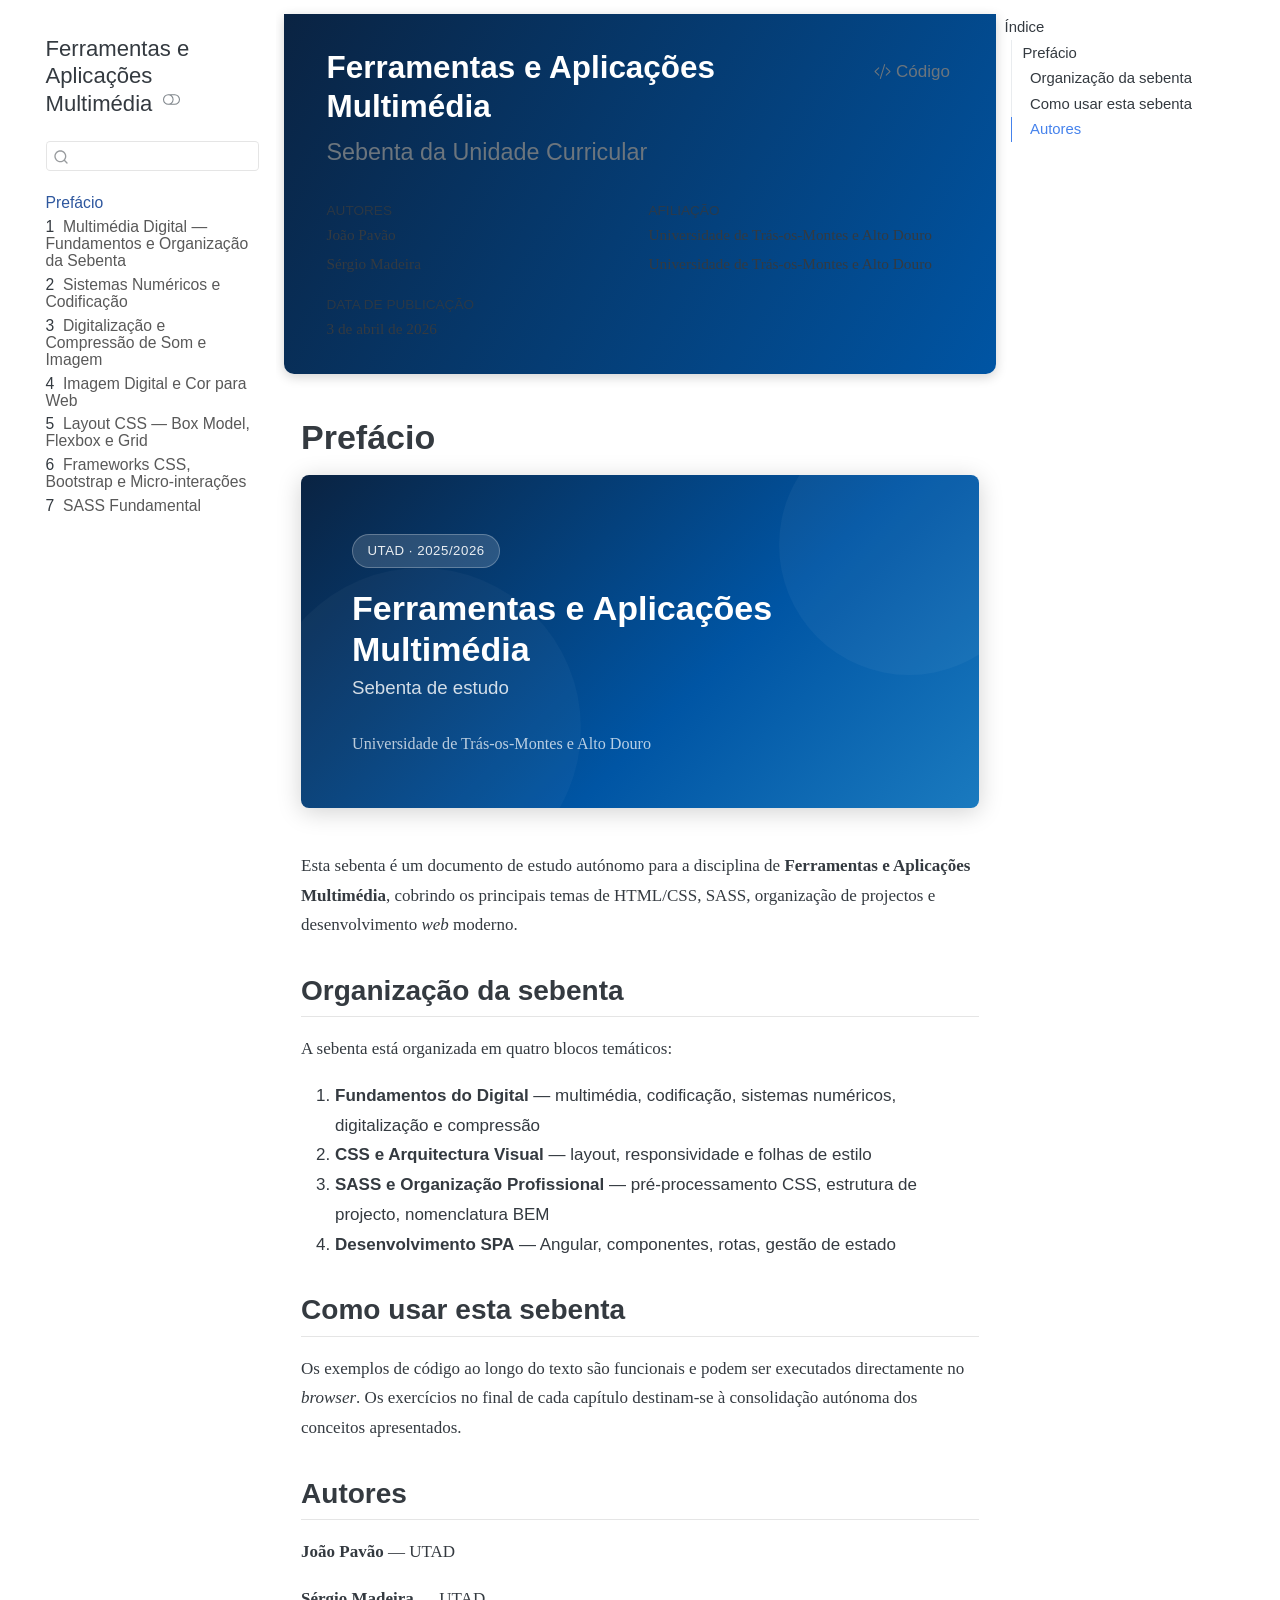
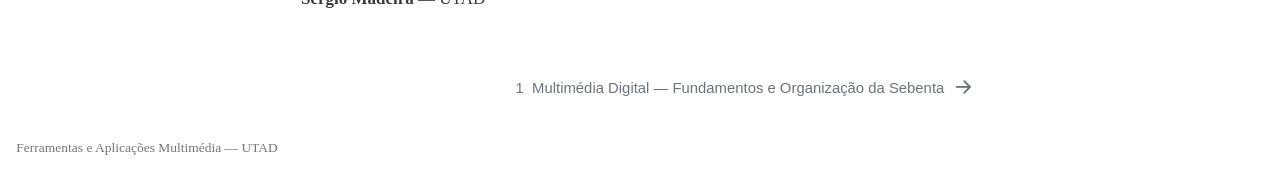
<file: docs/index.html>
<!DOCTYPE html>
<html xmlns="http://www.w3.org/1999/xhtml" lang="pt-PT" xml:lang="pt-PT"><head>

<meta charset="utf-8">
<meta name="generator" content="quarto-1.6.42">

<meta name="viewport" content="width=device-width, initial-scale=1.0, user-scalable=yes">

<meta name="author" content="João Pavão">
<meta name="author" content="Sérgio Madeira">

<title>Ferramentas e Aplicações Multimédia</title>
<style>
code{white-space: pre-wrap;}
span.smallcaps{font-variant: small-caps;}
div.columns{display: flex; gap: min(4vw, 1.5em);}
div.column{flex: auto; overflow-x: auto;}
div.hanging-indent{margin-left: 1.5em; text-indent: -1.5em;}
ul.task-list{list-style: none;}
ul.task-list li input[type="checkbox"] {
  width: 0.8em;
  margin: 0 0.8em 0.2em -1em; /* quarto-specific, see https://github.com/quarto-dev/quarto-cli/issues/4556 */ 
  vertical-align: middle;
}
/* CSS for syntax highlighting */
pre > code.sourceCode { white-space: pre; position: relative; }
pre > code.sourceCode > span { line-height: 1.25; }
pre > code.sourceCode > span:empty { height: 1.2em; }
.sourceCode { overflow: visible; }
code.sourceCode > span { color: inherit; text-decoration: inherit; }
div.sourceCode { margin: 1em 0; }
pre.sourceCode { margin: 0; }
@media screen {
div.sourceCode { overflow: auto; }
}
@media print {
pre > code.sourceCode { white-space: pre-wrap; }
pre > code.sourceCode > span { display: inline-block; text-indent: -5em; padding-left: 5em; }
}
pre.numberSource code
  { counter-reset: source-line 0; }
pre.numberSource code > span
  { position: relative; left: -4em; counter-increment: source-line; }
pre.numberSource code > span > a:first-child::before
  { content: counter(source-line);
    position: relative; left: -1em; text-align: right; vertical-align: baseline;
    border: none; display: inline-block;
    -webkit-touch-callout: none; -webkit-user-select: none;
    -khtml-user-select: none; -moz-user-select: none;
    -ms-user-select: none; user-select: none;
    padding: 0 4px; width: 4em;
  }
pre.numberSource { margin-left: 3em;  padding-left: 4px; }
div.sourceCode
  {   }
@media screen {
pre > code.sourceCode > span > a:first-child::before { text-decoration: underline; }
}
</style>


<script src="site_libs/quarto-nav/quarto-nav.js"></script>
<script src="site_libs/quarto-nav/headroom.min.js"></script>
<script src="site_libs/clipboard/clipboard.min.js"></script>
<script src="site_libs/quarto-search/autocomplete.umd.js"></script>
<script src="site_libs/quarto-search/fuse.min.js"></script>
<script src="site_libs/quarto-search/quarto-search.js"></script>
<meta name="quarto:offset" content="./">
<link href="./capitulos/cap01.html" rel="next">
<script src="site_libs/quarto-html/quarto.js"></script>
<script src="site_libs/quarto-html/popper.min.js"></script>
<script src="site_libs/quarto-html/tippy.umd.min.js"></script>
<script src="site_libs/quarto-html/anchor.min.js"></script>
<link href="site_libs/quarto-html/tippy.css" rel="stylesheet">
<link href="site_libs/quarto-html/quarto-syntax-highlighting-de84f8d6bb715db06a919283c2d1e787.css" rel="stylesheet" class="quarto-color-scheme" id="quarto-text-highlighting-styles">
<link href="site_libs/quarto-html/quarto-syntax-highlighting-dark-9a023c9ade86a60361e96e3e3f11bc54.css" rel="prefetch" class="quarto-color-scheme quarto-color-alternate" id="quarto-text-highlighting-styles">
<script src="site_libs/bootstrap/bootstrap.min.js"></script>
<link href="site_libs/bootstrap/bootstrap-icons.css" rel="stylesheet">
<link href="site_libs/bootstrap/bootstrap-61bc4ac84974e0785b3107ee93e74bfb.min.css" rel="stylesheet" append-hash="true" class="quarto-color-scheme" id="quarto-bootstrap" data-mode="light">
<link href="site_libs/bootstrap/bootstrap-dark-bc9f1d3aef906c45e091843ae87821a0.min.css" rel="prefetch" append-hash="true" class="quarto-color-scheme quarto-color-alternate" id="quarto-bootstrap" data-mode="dark">
<script id="quarto-search-options" type="application/json">{
  "location": "sidebar",
  "copy-button": false,
  "collapse-after": 3,
  "panel-placement": "start",
  "type": "textbox",
  "limit": 50,
  "keyboard-shortcut": [
    "f",
    "/",
    "s"
  ],
  "show-item-context": false,
  "language": {
    "search-no-results-text": "Nenhum resultado",
    "search-matching-documents-text": "documentos correspondentes",
    "search-copy-link-title": "Copiar link para a busca",
    "search-hide-matches-text": "Esconder correspondências adicionais",
    "search-more-match-text": "mais correspondência neste documento",
    "search-more-matches-text": "mais correspondências neste documento",
    "search-clear-button-title": "Limpar",
    "search-text-placeholder": "",
    "search-detached-cancel-button-title": "Cancelar",
    "search-submit-button-title": "Enviar",
    "search-label": "Procurar"
  }
}</script>
<style>html{ scroll-behavior: smooth; }</style>


<link rel="stylesheet" href="assets/css/custom.css">
</head>

<body class="nav-sidebar floating">

<div id="quarto-search-results"></div>
  <header id="quarto-header" class="headroom fixed-top">
  <nav class="quarto-secondary-nav">
    <div class="container-fluid d-flex">
      <button type="button" class="quarto-btn-toggle btn" data-bs-toggle="collapse" role="button" data-bs-target=".quarto-sidebar-collapse-item" aria-controls="quarto-sidebar" aria-expanded="false" aria-label="Alternar barra lateral" onclick="if (window.quartoToggleHeadroom) { window.quartoToggleHeadroom(); }">
        <i class="bi bi-layout-text-sidebar-reverse"></i>
      </button>
        <nav class="quarto-page-breadcrumbs" aria-label="breadcrumb"><ol class="breadcrumb"><li class="breadcrumb-item"><a href="./index.html">Prefácio</a></li></ol></nav>
        <a class="flex-grow-1" role="navigation" data-bs-toggle="collapse" data-bs-target=".quarto-sidebar-collapse-item" aria-controls="quarto-sidebar" aria-expanded="false" aria-label="Alternar barra lateral" onclick="if (window.quartoToggleHeadroom) { window.quartoToggleHeadroom(); }">      
        </a>
      <button type="button" class="btn quarto-search-button" aria-label="Procurar" onclick="window.quartoOpenSearch();">
        <i class="bi bi-search"></i>
      </button>
    </div>
  </nav>
</header>
<!-- content -->
<div id="quarto-content" class="quarto-container page-columns page-rows-contents page-layout-article">
<!-- sidebar -->
  <nav id="quarto-sidebar" class="sidebar collapse collapse-horizontal quarto-sidebar-collapse-item sidebar-navigation floating overflow-auto">
    <div class="pt-lg-2 mt-2 text-left sidebar-header">
    <div class="sidebar-title mb-0 py-0">
      <a href="./">Ferramentas e Aplicações Multimédia</a> 
        <div class="sidebar-tools-main">
  <a href="" class="quarto-color-scheme-toggle quarto-navigation-tool  px-1" onclick="window.quartoToggleColorScheme(); return false;" title="Alternar modo escuro"><i class="bi"></i></a>
</div>
    </div>
      </div>
        <div class="mt-2 flex-shrink-0 align-items-center">
        <div class="sidebar-search">
        <div id="quarto-search" class="" title="Procurar"></div>
        </div>
        </div>
    <div class="sidebar-menu-container"> 
    <ul class="list-unstyled mt-1">
        <li class="sidebar-item">
  <div class="sidebar-item-container"> 
  <a href="./index.html" class="sidebar-item-text sidebar-link active">
 <span class="menu-text">Prefácio</span></a>
  </div>
</li>
        <li class="sidebar-item">
  <div class="sidebar-item-container"> 
  <a href="./capitulos/cap01.html" class="sidebar-item-text sidebar-link">
 <span class="menu-text"><span class="chapter-number">1</span>&nbsp; <span class="chapter-title">Multimédia Digital — Fundamentos e Organização da Sebenta</span></span></a>
  </div>
</li>
        <li class="sidebar-item">
  <div class="sidebar-item-container"> 
  <a href="./capitulos/cap02.html" class="sidebar-item-text sidebar-link">
 <span class="menu-text"><span class="chapter-number">2</span>&nbsp; <span class="chapter-title">Sistemas Numéricos e Codificação</span></span></a>
  </div>
</li>
        <li class="sidebar-item">
  <div class="sidebar-item-container"> 
  <a href="./capitulos/cap03.html" class="sidebar-item-text sidebar-link">
 <span class="menu-text"><span class="chapter-number">3</span>&nbsp; <span class="chapter-title">Digitalização e Compressão de Som e Imagem</span></span></a>
  </div>
</li>
        <li class="sidebar-item">
  <div class="sidebar-item-container"> 
  <a href="./capitulos/cap04.html" class="sidebar-item-text sidebar-link">
 <span class="menu-text"><span class="chapter-number">4</span>&nbsp; <span class="chapter-title">Imagem Digital e Cor para Web</span></span></a>
  </div>
</li>
        <li class="sidebar-item">
  <div class="sidebar-item-container"> 
  <a href="./capitulos/cap05.html" class="sidebar-item-text sidebar-link">
 <span class="menu-text"><span class="chapter-number">5</span>&nbsp; <span class="chapter-title">Layout CSS — Box Model, Flexbox e Grid</span></span></a>
  </div>
</li>
        <li class="sidebar-item">
  <div class="sidebar-item-container"> 
  <a href="./capitulos/cap06.html" class="sidebar-item-text sidebar-link">
 <span class="menu-text"><span class="chapter-number">6</span>&nbsp; <span class="chapter-title">Frameworks CSS, Bootstrap e Micro-interações</span></span></a>
  </div>
</li>
        <li class="sidebar-item">
  <div class="sidebar-item-container"> 
  <a href="./capitulos/cap07.html" class="sidebar-item-text sidebar-link">
 <span class="menu-text"><span class="chapter-number">7</span>&nbsp; <span class="chapter-title">SASS Fundamental</span></span></a>
  </div>
</li>
    </ul>
    </div>
</nav>
<div id="quarto-sidebar-glass" class="quarto-sidebar-collapse-item" data-bs-toggle="collapse" data-bs-target=".quarto-sidebar-collapse-item"></div>
<!-- margin-sidebar -->
    <div id="quarto-margin-sidebar" class="sidebar margin-sidebar">
        <nav id="TOC" role="doc-toc" class="toc-active">
    <h2 id="toc-title">Índice</h2>
   
  <ul>
  <li><a href="#prefácio" id="toc-prefácio" class="nav-link active" data-scroll-target="#prefácio">Prefácio</a>
  <ul class="collapse">
  <li><a href="#organização-da-sebenta" id="toc-organização-da-sebenta" class="nav-link" data-scroll-target="#organização-da-sebenta">Organização da sebenta</a></li>
  <li><a href="#como-usar-esta-sebenta" id="toc-como-usar-esta-sebenta" class="nav-link" data-scroll-target="#como-usar-esta-sebenta">Como usar esta sebenta</a></li>
  <li><a href="#autores" id="toc-autores" class="nav-link" data-scroll-target="#autores">Autores</a></li>
  </ul></li>
  </ul>
</nav>
    </div>
<!-- main -->
<main class="content" id="quarto-document-content">

<header id="title-block-header" class="quarto-title-block default">
<div class="quarto-title">
<div class="quarto-title-block"><div><h1 class="title">Ferramentas e Aplicações Multimédia</h1><button type="button" class="btn code-tools-button" id="quarto-code-tools-source"><i class="bi"></i> Código</button></div></div>
<p class="subtitle lead">Sebenta da Unidade Curricular</p>
</div>


<div class="quarto-title-meta-author">
  <div class="quarto-title-meta-heading">Autores</div>
  <div class="quarto-title-meta-heading">Afiliação</div>
  
    <div class="quarto-title-meta-contents">
    <p class="author">João Pavão </p>
  </div>
  <div class="quarto-title-meta-contents">
        <p class="affiliation">
            Universidade de Trás-os-Montes e Alto Douro
          </p>
      </div>
    <div class="quarto-title-meta-contents">
    <p class="author">Sérgio Madeira </p>
  </div>
  <div class="quarto-title-meta-contents">
        <p class="affiliation">
            Universidade de Trás-os-Montes e Alto Douro
          </p>
      </div>
  </div>

<div class="quarto-title-meta">

      
    <div>
    <div class="quarto-title-meta-heading">Data de Publicação</div>
    <div class="quarto-title-meta-contents">
      <p class="date">3 de abril de 2026</p>
    </div>
  </div>
  
    
  </div>
  


</header>


<section id="prefácio" class="level1 unnumbered">
<h1 class="unnumbered">Prefácio</h1>
<div class="hero">
  <div class="hero-badge">UTAD · 2025/2026</div>
  <h1>Ferramentas e Aplicações Multimédia</h1>
  <h2 class="anchored" data-anchor-id="prefácio">Sebenta de estudo</h2>
  <p>Universidade de Trás-os-Montes e Alto Douro</p>
</div>
<p>Esta sebenta é um documento de estudo autónomo para a disciplina de <strong>Ferramentas e Aplicações Multimédia</strong>, cobrindo os principais temas de HTML/CSS, SASS, organização de projectos e desenvolvimento <em>web</em> moderno.</p>
<section id="organização-da-sebenta" class="level2 unnumbered">
<h2 class="unnumbered anchored" data-anchor-id="organização-da-sebenta">Organização da sebenta</h2>
<p>A sebenta está organizada em quatro blocos temáticos:</p>
<ol type="1">
<li><strong>Fundamentos do Digital</strong> — multimédia, codificação, sistemas numéricos, digitalização e compressão</li>
<li><strong>CSS e Arquitectura Visual</strong> — layout, responsividade e folhas de estilo</li>
<li><strong>SASS e Organização Profissional</strong> — pré-processamento CSS, estrutura de projecto, nomenclatura BEM</li>
<li><strong>Desenvolvimento SPA</strong> — Angular, componentes, rotas, gestão de estado</li>
</ol>
</section>
<section id="como-usar-esta-sebenta" class="level2 unnumbered">
<h2 class="unnumbered anchored" data-anchor-id="como-usar-esta-sebenta">Como usar esta sebenta</h2>
<p>Os exemplos de código ao longo do texto são funcionais e podem ser executados directamente no <em>browser</em>. Os exercícios no final de cada capítulo destinam-se à consolidação autónoma dos conceitos apresentados.</p>
</section>
<section id="autores" class="level2 unnumbered">
<h2 class="unnumbered anchored" data-anchor-id="autores">Autores</h2>
<p><strong>João Pavão</strong> — UTAD</p>
<p><strong>Sérgio Madeira</strong> — UTAD</p>


<!-- -->

</section>
</section>

</main> <!-- /main -->
<script id="quarto-html-after-body" type="application/javascript">
window.document.addEventListener("DOMContentLoaded", function (event) {
  const toggleBodyColorMode = (bsSheetEl) => {
    const mode = bsSheetEl.getAttribute("data-mode");
    const bodyEl = window.document.querySelector("body");
    if (mode === "dark") {
      bodyEl.classList.add("quarto-dark");
      bodyEl.classList.remove("quarto-light");
    } else {
      bodyEl.classList.add("quarto-light");
      bodyEl.classList.remove("quarto-dark");
    }
  }
  const toggleBodyColorPrimary = () => {
    const bsSheetEl = window.document.querySelector("link#quarto-bootstrap");
    if (bsSheetEl) {
      toggleBodyColorMode(bsSheetEl);
    }
  }
  toggleBodyColorPrimary();  
  const disableStylesheet = (stylesheets) => {
    for (let i=0; i < stylesheets.length; i++) {
      const stylesheet = stylesheets[i];
      stylesheet.rel = 'prefetch';
    }
  }
  const enableStylesheet = (stylesheets) => {
    for (let i=0; i < stylesheets.length; i++) {
      const stylesheet = stylesheets[i];
      stylesheet.rel = 'stylesheet';
    }
  }
  const manageTransitions = (selector, allowTransitions) => {
    const els = window.document.querySelectorAll(selector);
    for (let i=0; i < els.length; i++) {
      const el = els[i];
      if (allowTransitions) {
        el.classList.remove('notransition');
      } else {
        el.classList.add('notransition');
      }
    }
  }
  const toggleGiscusIfUsed = (isAlternate, darkModeDefault) => {
    const baseTheme = document.querySelector('#giscus-base-theme')?.value ?? 'light';
    const alternateTheme = document.querySelector('#giscus-alt-theme')?.value ?? 'dark';
    let newTheme = '';
    if(darkModeDefault) {
      newTheme = isAlternate ? baseTheme : alternateTheme;
    } else {
      newTheme = isAlternate ? alternateTheme : baseTheme;
    }
    const changeGiscusTheme = () => {
      // From: https://github.com/giscus/giscus/issues/336
      const sendMessage = (message) => {
        const iframe = document.querySelector('iframe.giscus-frame');
        if (!iframe) return;
        iframe.contentWindow.postMessage({ giscus: message }, 'https://giscus.app');
      }
      sendMessage({
        setConfig: {
          theme: newTheme
        }
      });
    }
    const isGiscussLoaded = window.document.querySelector('iframe.giscus-frame') !== null;
    if (isGiscussLoaded) {
      changeGiscusTheme();
    }
  }
  const toggleColorMode = (alternate) => {
    // Switch the stylesheets
    const alternateStylesheets = window.document.querySelectorAll('link.quarto-color-scheme.quarto-color-alternate');
    manageTransitions('#quarto-margin-sidebar .nav-link', false);
    if (alternate) {
      enableStylesheet(alternateStylesheets);
      for (const sheetNode of alternateStylesheets) {
        if (sheetNode.id === "quarto-bootstrap") {
          toggleBodyColorMode(sheetNode);
        }
      }
    } else {
      disableStylesheet(alternateStylesheets);
      toggleBodyColorPrimary();
    }
    manageTransitions('#quarto-margin-sidebar .nav-link', true);
    // Switch the toggles
    const toggles = window.document.querySelectorAll('.quarto-color-scheme-toggle');
    for (let i=0; i < toggles.length; i++) {
      const toggle = toggles[i];
      if (toggle) {
        if (alternate) {
          toggle.classList.add("alternate");     
        } else {
          toggle.classList.remove("alternate");
        }
      }
    }
    // Hack to workaround the fact that safari doesn't
    // properly recolor the scrollbar when toggling (#1455)
    if (navigator.userAgent.indexOf('Safari') > 0 && navigator.userAgent.indexOf('Chrome') == -1) {
      manageTransitions("body", false);
      window.scrollTo(0, 1);
      setTimeout(() => {
        window.scrollTo(0, 0);
        manageTransitions("body", true);
      }, 40);  
    }
  }
  const isFileUrl = () => { 
    return window.location.protocol === 'file:';
  }
  const hasAlternateSentinel = () => {  
    let styleSentinel = getColorSchemeSentinel();
    if (styleSentinel !== null) {
      return styleSentinel === "alternate";
    } else {
      return false;
    }
  }
  const setStyleSentinel = (alternate) => {
    const value = alternate ? "alternate" : "default";
    if (!isFileUrl()) {
      window.localStorage.setItem("quarto-color-scheme", value);
    } else {
      localAlternateSentinel = value;
    }
  }
  const getColorSchemeSentinel = () => {
    if (!isFileUrl()) {
      const storageValue = window.localStorage.getItem("quarto-color-scheme");
      return storageValue != null ? storageValue : localAlternateSentinel;
    } else {
      return localAlternateSentinel;
    }
  }
  const darkModeDefault = false;
  let localAlternateSentinel = darkModeDefault ? 'alternate' : 'default';
  // Dark / light mode switch
  window.quartoToggleColorScheme = () => {
    // Read the current dark / light value 
    let toAlternate = !hasAlternateSentinel();
    toggleColorMode(toAlternate);
    setStyleSentinel(toAlternate);
    toggleGiscusIfUsed(toAlternate, darkModeDefault);
  };
  // Ensure there is a toggle, if there isn't float one in the top right
  if (window.document.querySelector('.quarto-color-scheme-toggle') === null) {
    const a = window.document.createElement('a');
    a.classList.add('top-right');
    a.classList.add('quarto-color-scheme-toggle');
    a.href = "";
    a.onclick = function() { try { window.quartoToggleColorScheme(); } catch {} return false; };
    const i = window.document.createElement("i");
    i.classList.add('bi');
    a.appendChild(i);
    window.document.body.appendChild(a);
  }
  // Switch to dark mode if need be
  if (hasAlternateSentinel()) {
    toggleColorMode(true);
  } else {
    toggleColorMode(false);
  }
  const icon = "";
  const anchorJS = new window.AnchorJS();
  anchorJS.options = {
    placement: 'right',
    icon: icon
  };
  anchorJS.add('.anchored');
  const isCodeAnnotation = (el) => {
    for (const clz of el.classList) {
      if (clz.startsWith('code-annotation-')) {                     
        return true;
      }
    }
    return false;
  }
  const onCopySuccess = function(e) {
    // button target
    const button = e.trigger;
    // don't keep focus
    button.blur();
    // flash "checked"
    button.classList.add('code-copy-button-checked');
    var currentTitle = button.getAttribute("title");
    button.setAttribute("title", "Copiada");
    let tooltip;
    if (window.bootstrap) {
      button.setAttribute("data-bs-toggle", "tooltip");
      button.setAttribute("data-bs-placement", "left");
      button.setAttribute("data-bs-title", "Copiada");
      tooltip = new bootstrap.Tooltip(button, 
        { trigger: "manual", 
          customClass: "code-copy-button-tooltip",
          offset: [0, -8]});
      tooltip.show();    
    }
    setTimeout(function() {
      if (tooltip) {
        tooltip.hide();
        button.removeAttribute("data-bs-title");
        button.removeAttribute("data-bs-toggle");
        button.removeAttribute("data-bs-placement");
      }
      button.setAttribute("title", currentTitle);
      button.classList.remove('code-copy-button-checked');
    }, 1000);
    // clear code selection
    e.clearSelection();
  }
  const getTextToCopy = function(trigger) {
      const codeEl = trigger.previousElementSibling.cloneNode(true);
      for (const childEl of codeEl.children) {
        if (isCodeAnnotation(childEl)) {
          childEl.remove();
        }
      }
      return codeEl.innerText;
  }
  const clipboard = new window.ClipboardJS('.code-copy-button:not([data-in-quarto-modal])', {
    text: getTextToCopy
  });
  clipboard.on('success', onCopySuccess);
  if (window.document.getElementById('quarto-embedded-source-code-modal')) {
    const clipboardModal = new window.ClipboardJS('.code-copy-button[data-in-quarto-modal]', {
      text: getTextToCopy,
      container: window.document.getElementById('quarto-embedded-source-code-modal')
    });
    clipboardModal.on('success', onCopySuccess);
  }
  const viewSource = window.document.getElementById('quarto-view-source') ||
                     window.document.getElementById('quarto-code-tools-source');
  if (viewSource) {
    const sourceUrl = viewSource.getAttribute("data-quarto-source-url");
    viewSource.addEventListener("click", function(e) {
      if (sourceUrl) {
        // rstudio viewer pane
        if (/\bcapabilities=\b/.test(window.location)) {
          window.open(sourceUrl);
        } else {
          window.location.href = sourceUrl;
        }
      } else {
        const modal = new bootstrap.Modal(document.getElementById('quarto-embedded-source-code-modal'));
        modal.show();
      }
      return false;
    });
  }
  function toggleCodeHandler(show) {
    return function(e) {
      const detailsSrc = window.document.querySelectorAll(".cell > details > .sourceCode");
      for (let i=0; i<detailsSrc.length; i++) {
        const details = detailsSrc[i].parentElement;
        if (show) {
          details.open = true;
        } else {
          details.removeAttribute("open");
        }
      }
      const cellCodeDivs = window.document.querySelectorAll(".cell > .sourceCode");
      const fromCls = show ? "hidden" : "unhidden";
      const toCls = show ? "unhidden" : "hidden";
      for (let i=0; i<cellCodeDivs.length; i++) {
        const codeDiv = cellCodeDivs[i];
        if (codeDiv.classList.contains(fromCls)) {
          codeDiv.classList.remove(fromCls);
          codeDiv.classList.add(toCls);
        } 
      }
      return false;
    }
  }
  const hideAllCode = window.document.getElementById("quarto-hide-all-code");
  if (hideAllCode) {
    hideAllCode.addEventListener("click", toggleCodeHandler(false));
  }
  const showAllCode = window.document.getElementById("quarto-show-all-code");
  if (showAllCode) {
    showAllCode.addEventListener("click", toggleCodeHandler(true));
  }
    var localhostRegex = new RegExp(/^(?:http|https):\/\/localhost\:?[0-9]*\//);
    var mailtoRegex = new RegExp(/^mailto:/);
      var filterRegex = new RegExp('/' + window.location.host + '/');
    var isInternal = (href) => {
        return filterRegex.test(href) || localhostRegex.test(href) || mailtoRegex.test(href);
    }
    // Inspect non-navigation links and adorn them if external
 	var links = window.document.querySelectorAll('a[href]:not(.nav-link):not(.navbar-brand):not(.toc-action):not(.sidebar-link):not(.sidebar-item-toggle):not(.pagination-link):not(.no-external):not([aria-hidden]):not(.dropdown-item):not(.quarto-navigation-tool):not(.about-link)');
    for (var i=0; i<links.length; i++) {
      const link = links[i];
      if (!isInternal(link.href)) {
        // undo the damage that might have been done by quarto-nav.js in the case of
        // links that we want to consider external
        if (link.dataset.originalHref !== undefined) {
          link.href = link.dataset.originalHref;
        }
      }
    }
  function tippyHover(el, contentFn, onTriggerFn, onUntriggerFn) {
    const config = {
      allowHTML: true,
      maxWidth: 500,
      delay: 100,
      arrow: false,
      appendTo: function(el) {
          return el.parentElement;
      },
      interactive: true,
      interactiveBorder: 10,
      theme: 'quarto',
      placement: 'bottom-start',
    };
    if (contentFn) {
      config.content = contentFn;
    }
    if (onTriggerFn) {
      config.onTrigger = onTriggerFn;
    }
    if (onUntriggerFn) {
      config.onUntrigger = onUntriggerFn;
    }
    window.tippy(el, config); 
  }
  const noterefs = window.document.querySelectorAll('a[role="doc-noteref"]');
  for (var i=0; i<noterefs.length; i++) {
    const ref = noterefs[i];
    tippyHover(ref, function() {
      // use id or data attribute instead here
      let href = ref.getAttribute('data-footnote-href') || ref.getAttribute('href');
      try { href = new URL(href).hash; } catch {}
      const id = href.replace(/^#\/?/, "");
      const note = window.document.getElementById(id);
      if (note) {
        return note.innerHTML;
      } else {
        return "";
      }
    });
  }
  const xrefs = window.document.querySelectorAll('a.quarto-xref');
  const processXRef = (id, note) => {
    // Strip column container classes
    const stripColumnClz = (el) => {
      el.classList.remove("page-full", "page-columns");
      if (el.children) {
        for (const child of el.children) {
          stripColumnClz(child);
        }
      }
    }
    stripColumnClz(note)
    if (id === null || id.startsWith('sec-')) {
      // Special case sections, only their first couple elements
      const container = document.createElement("div");
      if (note.children && note.children.length > 2) {
        container.appendChild(note.children[0].cloneNode(true));
        for (let i = 1; i < note.children.length; i++) {
          const child = note.children[i];
          if (child.tagName === "P" && child.innerText === "") {
            continue;
          } else {
            container.appendChild(child.cloneNode(true));
            break;
          }
        }
        if (window.Quarto?.typesetMath) {
          window.Quarto.typesetMath(container);
        }
        return container.innerHTML
      } else {
        if (window.Quarto?.typesetMath) {
          window.Quarto.typesetMath(note);
        }
        return note.innerHTML;
      }
    } else {
      // Remove any anchor links if they are present
      const anchorLink = note.querySelector('a.anchorjs-link');
      if (anchorLink) {
        anchorLink.remove();
      }
      if (window.Quarto?.typesetMath) {
        window.Quarto.typesetMath(note);
      }
      if (note.classList.contains("callout")) {
        return note.outerHTML;
      } else {
        return note.innerHTML;
      }
    }
  }
  for (var i=0; i<xrefs.length; i++) {
    const xref = xrefs[i];
    tippyHover(xref, undefined, function(instance) {
      instance.disable();
      let url = xref.getAttribute('href');
      let hash = undefined; 
      if (url.startsWith('#')) {
        hash = url;
      } else {
        try { hash = new URL(url).hash; } catch {}
      }
      if (hash) {
        const id = hash.replace(/^#\/?/, "");
        const note = window.document.getElementById(id);
        if (note !== null) {
          try {
            const html = processXRef(id, note.cloneNode(true));
            instance.setContent(html);
          } finally {
            instance.enable();
            instance.show();
          }
        } else {
          // See if we can fetch this
          fetch(url.split('#')[0])
          .then(res => res.text())
          .then(html => {
            const parser = new DOMParser();
            const htmlDoc = parser.parseFromString(html, "text/html");
            const note = htmlDoc.getElementById(id);
            if (note !== null) {
              const html = processXRef(id, note);
              instance.setContent(html);
            } 
          }).finally(() => {
            instance.enable();
            instance.show();
          });
        }
      } else {
        // See if we can fetch a full url (with no hash to target)
        // This is a special case and we should probably do some content thinning / targeting
        fetch(url)
        .then(res => res.text())
        .then(html => {
          const parser = new DOMParser();
          const htmlDoc = parser.parseFromString(html, "text/html");
          const note = htmlDoc.querySelector('main.content');
          if (note !== null) {
            // This should only happen for chapter cross references
            // (since there is no id in the URL)
            // remove the first header
            if (note.children.length > 0 && note.children[0].tagName === "HEADER") {
              note.children[0].remove();
            }
            const html = processXRef(null, note);
            instance.setContent(html);
          } 
        }).finally(() => {
          instance.enable();
          instance.show();
        });
      }
    }, function(instance) {
    });
  }
      let selectedAnnoteEl;
      const selectorForAnnotation = ( cell, annotation) => {
        let cellAttr = 'data-code-cell="' + cell + '"';
        let lineAttr = 'data-code-annotation="' +  annotation + '"';
        const selector = 'span[' + cellAttr + '][' + lineAttr + ']';
        return selector;
      }
      const selectCodeLines = (annoteEl) => {
        const doc = window.document;
        const targetCell = annoteEl.getAttribute("data-target-cell");
        const targetAnnotation = annoteEl.getAttribute("data-target-annotation");
        const annoteSpan = window.document.querySelector(selectorForAnnotation(targetCell, targetAnnotation));
        const lines = annoteSpan.getAttribute("data-code-lines").split(",");
        const lineIds = lines.map((line) => {
          return targetCell + "-" + line;
        })
        let top = null;
        let height = null;
        let parent = null;
        if (lineIds.length > 0) {
            //compute the position of the single el (top and bottom and make a div)
            const el = window.document.getElementById(lineIds[0]);
            top = el.offsetTop;
            height = el.offsetHeight;
            parent = el.parentElement.parentElement;
          if (lineIds.length > 1) {
            const lastEl = window.document.getElementById(lineIds[lineIds.length - 1]);
            const bottom = lastEl.offsetTop + lastEl.offsetHeight;
            height = bottom - top;
          }
          if (top !== null && height !== null && parent !== null) {
            // cook up a div (if necessary) and position it 
            let div = window.document.getElementById("code-annotation-line-highlight");
            if (div === null) {
              div = window.document.createElement("div");
              div.setAttribute("id", "code-annotation-line-highlight");
              div.style.position = 'absolute';
              parent.appendChild(div);
            }
            div.style.top = top - 2 + "px";
            div.style.height = height + 4 + "px";
            div.style.left = 0;
            let gutterDiv = window.document.getElementById("code-annotation-line-highlight-gutter");
            if (gutterDiv === null) {
              gutterDiv = window.document.createElement("div");
              gutterDiv.setAttribute("id", "code-annotation-line-highlight-gutter");
              gutterDiv.style.position = 'absolute';
              const codeCell = window.document.getElementById(targetCell);
              const gutter = codeCell.querySelector('.code-annotation-gutter');
              gutter.appendChild(gutterDiv);
            }
            gutterDiv.style.top = top - 2 + "px";
            gutterDiv.style.height = height + 4 + "px";
          }
          selectedAnnoteEl = annoteEl;
        }
      };
      const unselectCodeLines = () => {
        const elementsIds = ["code-annotation-line-highlight", "code-annotation-line-highlight-gutter"];
        elementsIds.forEach((elId) => {
          const div = window.document.getElementById(elId);
          if (div) {
            div.remove();
          }
        });
        selectedAnnoteEl = undefined;
      };
        // Handle positioning of the toggle
    window.addEventListener(
      "resize",
      throttle(() => {
        elRect = undefined;
        if (selectedAnnoteEl) {
          selectCodeLines(selectedAnnoteEl);
        }
      }, 10)
    );
    function throttle(fn, ms) {
    let throttle = false;
    let timer;
      return (...args) => {
        if(!throttle) { // first call gets through
            fn.apply(this, args);
            throttle = true;
        } else { // all the others get throttled
            if(timer) clearTimeout(timer); // cancel #2
            timer = setTimeout(() => {
              fn.apply(this, args);
              timer = throttle = false;
            }, ms);
        }
      };
    }
      // Attach click handler to the DT
      const annoteDls = window.document.querySelectorAll('dt[data-target-cell]');
      for (const annoteDlNode of annoteDls) {
        annoteDlNode.addEventListener('click', (event) => {
          const clickedEl = event.target;
          if (clickedEl !== selectedAnnoteEl) {
            unselectCodeLines();
            const activeEl = window.document.querySelector('dt[data-target-cell].code-annotation-active');
            if (activeEl) {
              activeEl.classList.remove('code-annotation-active');
            }
            selectCodeLines(clickedEl);
            clickedEl.classList.add('code-annotation-active');
          } else {
            // Unselect the line
            unselectCodeLines();
            clickedEl.classList.remove('code-annotation-active');
          }
        });
      }
  const findCites = (el) => {
    const parentEl = el.parentElement;
    if (parentEl) {
      const cites = parentEl.dataset.cites;
      if (cites) {
        return {
          el,
          cites: cites.split(' ')
        };
      } else {
        return findCites(el.parentElement)
      }
    } else {
      return undefined;
    }
  };
  var bibliorefs = window.document.querySelectorAll('a[role="doc-biblioref"]');
  for (var i=0; i<bibliorefs.length; i++) {
    const ref = bibliorefs[i];
    const citeInfo = findCites(ref);
    if (citeInfo) {
      tippyHover(citeInfo.el, function() {
        var popup = window.document.createElement('div');
        citeInfo.cites.forEach(function(cite) {
          var citeDiv = window.document.createElement('div');
          citeDiv.classList.add('hanging-indent');
          citeDiv.classList.add('csl-entry');
          var biblioDiv = window.document.getElementById('ref-' + cite);
          if (biblioDiv) {
            citeDiv.innerHTML = biblioDiv.innerHTML;
          }
          popup.appendChild(citeDiv);
        });
        return popup.innerHTML;
      });
    }
  }
});
</script>
<nav class="page-navigation">
  <div class="nav-page nav-page-previous">
  </div>
  <div class="nav-page nav-page-next">
      <a href="./capitulos/cap01.html" class="pagination-link" aria-label="Multimédia Digital — Fundamentos e Organização da Sebenta">
        <span class="nav-page-text"><span class="chapter-number">1</span>&nbsp; <span class="chapter-title">Multimédia Digital — Fundamentos e Organização da Sebenta</span></span> <i class="bi bi-arrow-right-short"></i>
      </a>
  </div>
</nav><div class="modal fade" id="quarto-embedded-source-code-modal" tabindex="-1" aria-labelledby="quarto-embedded-source-code-modal-label" aria-hidden="true"><div class="modal-dialog modal-dialog-scrollable"><div class="modal-content"><div class="modal-header"><h5 class="modal-title" id="quarto-embedded-source-code-modal-label">Código fonte</h5><button class="btn-close" data-bs-dismiss="modal"></button></div><div class="modal-body"><div class="">
<div class="sourceCode" id="cb1" data-shortcodes="false"><pre class="sourceCode markdown code-with-copy"><code class="sourceCode markdown"><span id="cb1-1"><a href="#cb1-1" aria-hidden="true" tabindex="-1"></a><span class="fu"># Prefácio {.unnumbered}</span></span>
<span id="cb1-2"><a href="#cb1-2" aria-hidden="true" tabindex="-1"></a></span>
<span id="cb1-3"><a href="#cb1-3" aria-hidden="true" tabindex="-1"></a><span class="in">```{=html}</span></span>
<span id="cb1-4"><a href="#cb1-4" aria-hidden="true" tabindex="-1"></a><span class="in">&lt;div class="hero"&gt;</span></span>
<span id="cb1-5"><a href="#cb1-5" aria-hidden="true" tabindex="-1"></a><span class="in">  &lt;div class="hero-badge"&gt;UTAD · 2025/2026&lt;/div&gt;</span></span>
<span id="cb1-6"><a href="#cb1-6" aria-hidden="true" tabindex="-1"></a><span class="in">  &lt;h1&gt;Ferramentas e Aplicações Multimédia&lt;/h1&gt;</span></span>
<span id="cb1-7"><a href="#cb1-7" aria-hidden="true" tabindex="-1"></a><span class="in">  &lt;h2&gt;Sebenta de estudo&lt;/h2&gt;</span></span>
<span id="cb1-8"><a href="#cb1-8" aria-hidden="true" tabindex="-1"></a><span class="in">  &lt;p&gt;Universidade de Trás-os-Montes e Alto Douro&lt;/p&gt;</span></span>
<span id="cb1-9"><a href="#cb1-9" aria-hidden="true" tabindex="-1"></a><span class="in">&lt;/div&gt;</span></span>
<span id="cb1-10"><a href="#cb1-10" aria-hidden="true" tabindex="-1"></a><span class="in">```</span></span>
<span id="cb1-11"><a href="#cb1-11" aria-hidden="true" tabindex="-1"></a></span>
<span id="cb1-12"><a href="#cb1-12" aria-hidden="true" tabindex="-1"></a>Esta sebenta é um documento de estudo autónomo para a disciplina de</span>
<span id="cb1-13"><a href="#cb1-13" aria-hidden="true" tabindex="-1"></a>**Ferramentas e Aplicações Multimédia**, cobrindo os principais temas</span>
<span id="cb1-14"><a href="#cb1-14" aria-hidden="true" tabindex="-1"></a>de HTML/CSS, SASS, organização de projectos e desenvolvimento *web* moderno.</span>
<span id="cb1-15"><a href="#cb1-15" aria-hidden="true" tabindex="-1"></a></span>
<span id="cb1-16"><a href="#cb1-16" aria-hidden="true" tabindex="-1"></a><span class="fu">## Organização da sebenta {.unnumbered}</span></span>
<span id="cb1-17"><a href="#cb1-17" aria-hidden="true" tabindex="-1"></a></span>
<span id="cb1-18"><a href="#cb1-18" aria-hidden="true" tabindex="-1"></a>A sebenta está organizada em quatro blocos temáticos:</span>
<span id="cb1-19"><a href="#cb1-19" aria-hidden="true" tabindex="-1"></a></span>
<span id="cb1-20"><a href="#cb1-20" aria-hidden="true" tabindex="-1"></a><span class="ss">1. </span>**Fundamentos do Digital** — multimédia, codificação, sistemas numéricos,</span>
<span id="cb1-21"><a href="#cb1-21" aria-hidden="true" tabindex="-1"></a>   digitalização e compressão</span>
<span id="cb1-22"><a href="#cb1-22" aria-hidden="true" tabindex="-1"></a><span class="ss">2. </span>**CSS e Arquitectura Visual** — layout, responsividade e folhas de estilo</span>
<span id="cb1-23"><a href="#cb1-23" aria-hidden="true" tabindex="-1"></a><span class="ss">3. </span>**SASS e Organização Profissional** — pré-processamento CSS, estrutura de</span>
<span id="cb1-24"><a href="#cb1-24" aria-hidden="true" tabindex="-1"></a>   projecto, nomenclatura BEM</span>
<span id="cb1-25"><a href="#cb1-25" aria-hidden="true" tabindex="-1"></a><span class="ss">4. </span>**Desenvolvimento SPA** — Angular, componentes, rotas, gestão de estado</span>
<span id="cb1-26"><a href="#cb1-26" aria-hidden="true" tabindex="-1"></a></span>
<span id="cb1-27"><a href="#cb1-27" aria-hidden="true" tabindex="-1"></a><span class="fu">## Como usar esta sebenta {.unnumbered}</span></span>
<span id="cb1-28"><a href="#cb1-28" aria-hidden="true" tabindex="-1"></a></span>
<span id="cb1-29"><a href="#cb1-29" aria-hidden="true" tabindex="-1"></a>Os exemplos de código ao longo do texto são funcionais e podem ser executados</span>
<span id="cb1-30"><a href="#cb1-30" aria-hidden="true" tabindex="-1"></a>directamente no *browser*. Os exercícios no final de cada capítulo destinam-se</span>
<span id="cb1-31"><a href="#cb1-31" aria-hidden="true" tabindex="-1"></a>à consolidação autónoma dos conceitos apresentados.</span>
<span id="cb1-32"><a href="#cb1-32" aria-hidden="true" tabindex="-1"></a></span>
<span id="cb1-33"><a href="#cb1-33" aria-hidden="true" tabindex="-1"></a><span class="fu">## Autores {.unnumbered}</span></span>
<span id="cb1-34"><a href="#cb1-34" aria-hidden="true" tabindex="-1"></a></span>
<span id="cb1-35"><a href="#cb1-35" aria-hidden="true" tabindex="-1"></a>**João Pavão** — UTAD</span>
<span id="cb1-36"><a href="#cb1-36" aria-hidden="true" tabindex="-1"></a></span>
<span id="cb1-37"><a href="#cb1-37" aria-hidden="true" tabindex="-1"></a>**Sérgio Madeira** — UTAD</span></code><button title="Copiar para a área de transferência" class="code-copy-button" data-in-quarto-modal=""><i class="bi"></i></button></pre></div>
</div></div></div></div></div>
</div> <!-- /content -->
<footer class="footer">
  <div class="nav-footer">
    <div class="nav-footer-left">
<p>Ferramentas e Aplicações Multimédia — UTAD</p>
</div>   
    <div class="nav-footer-center">
      &nbsp;
    </div>
    <div class="nav-footer-right">
      &nbsp;
    </div>
  </div>
</footer>




<script src="site_libs/quarto-html/zenscroll-min.js"></script>
</body></html>
</file>
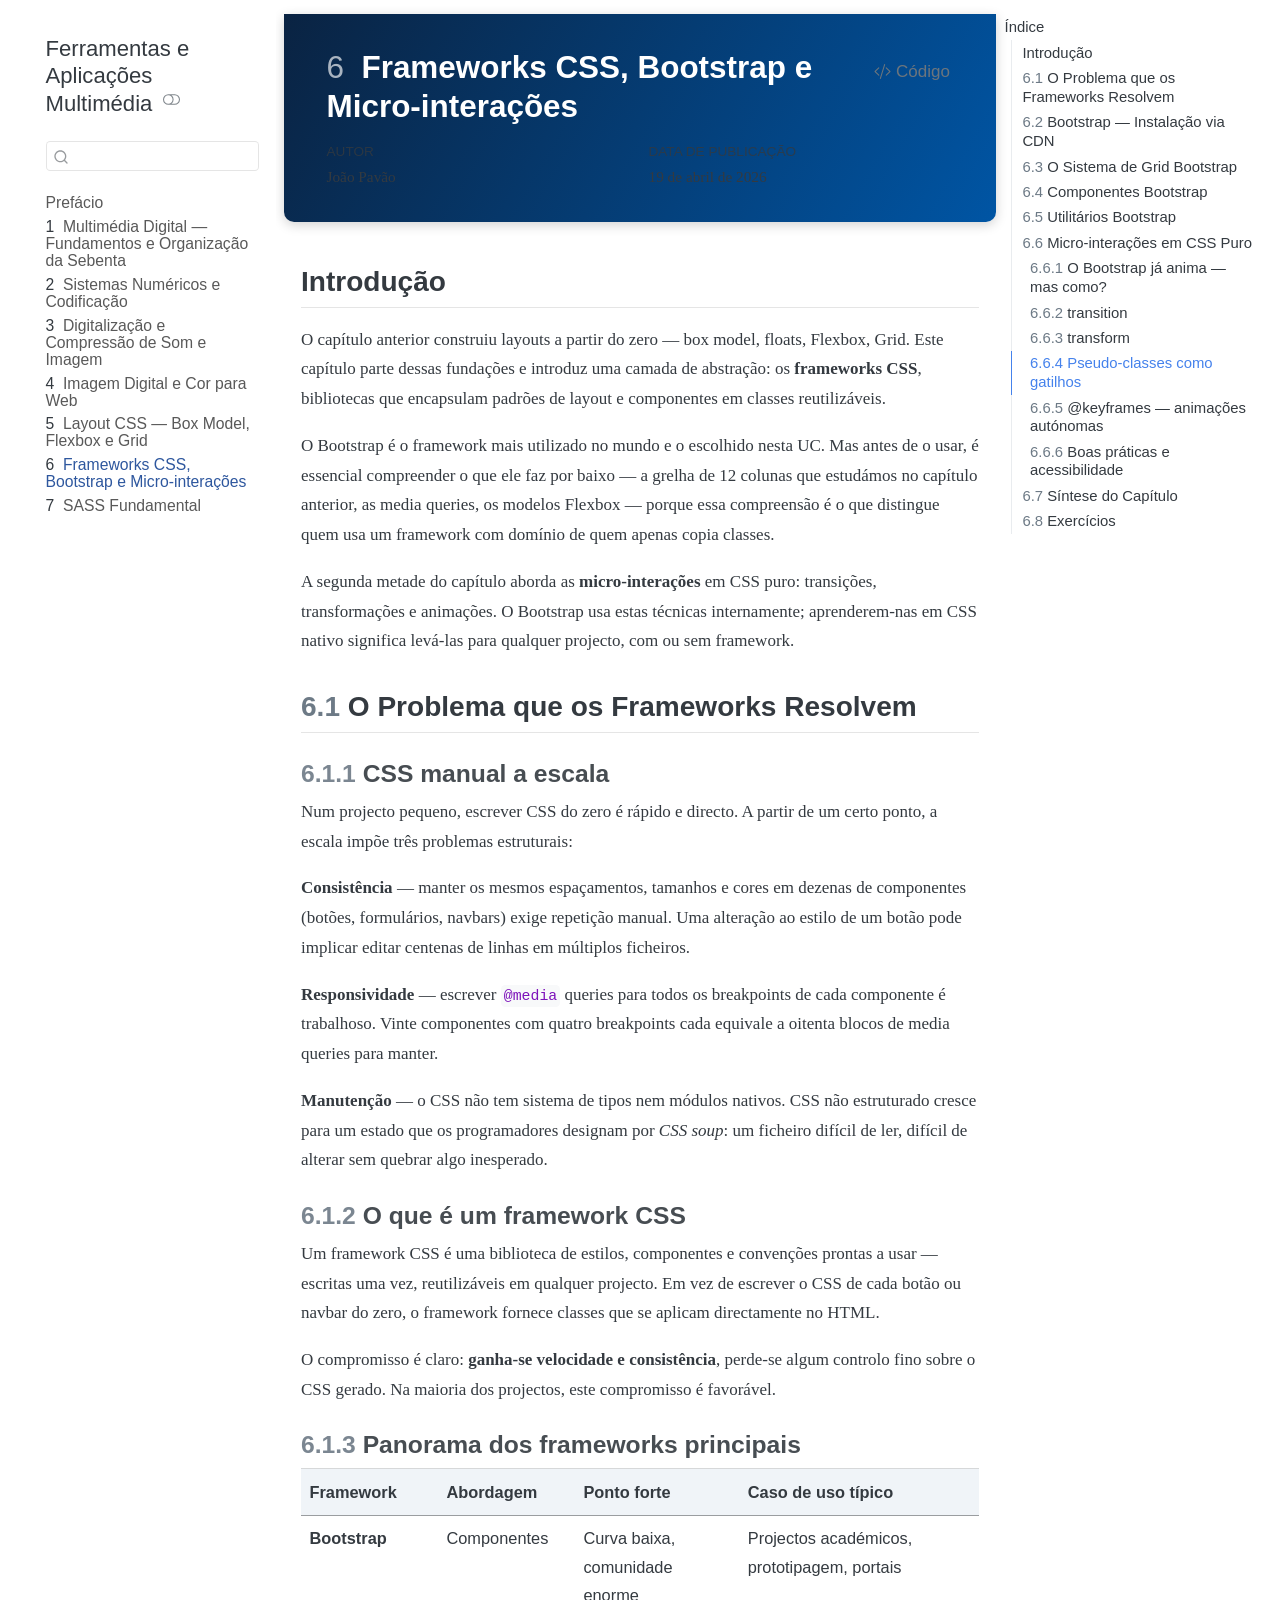
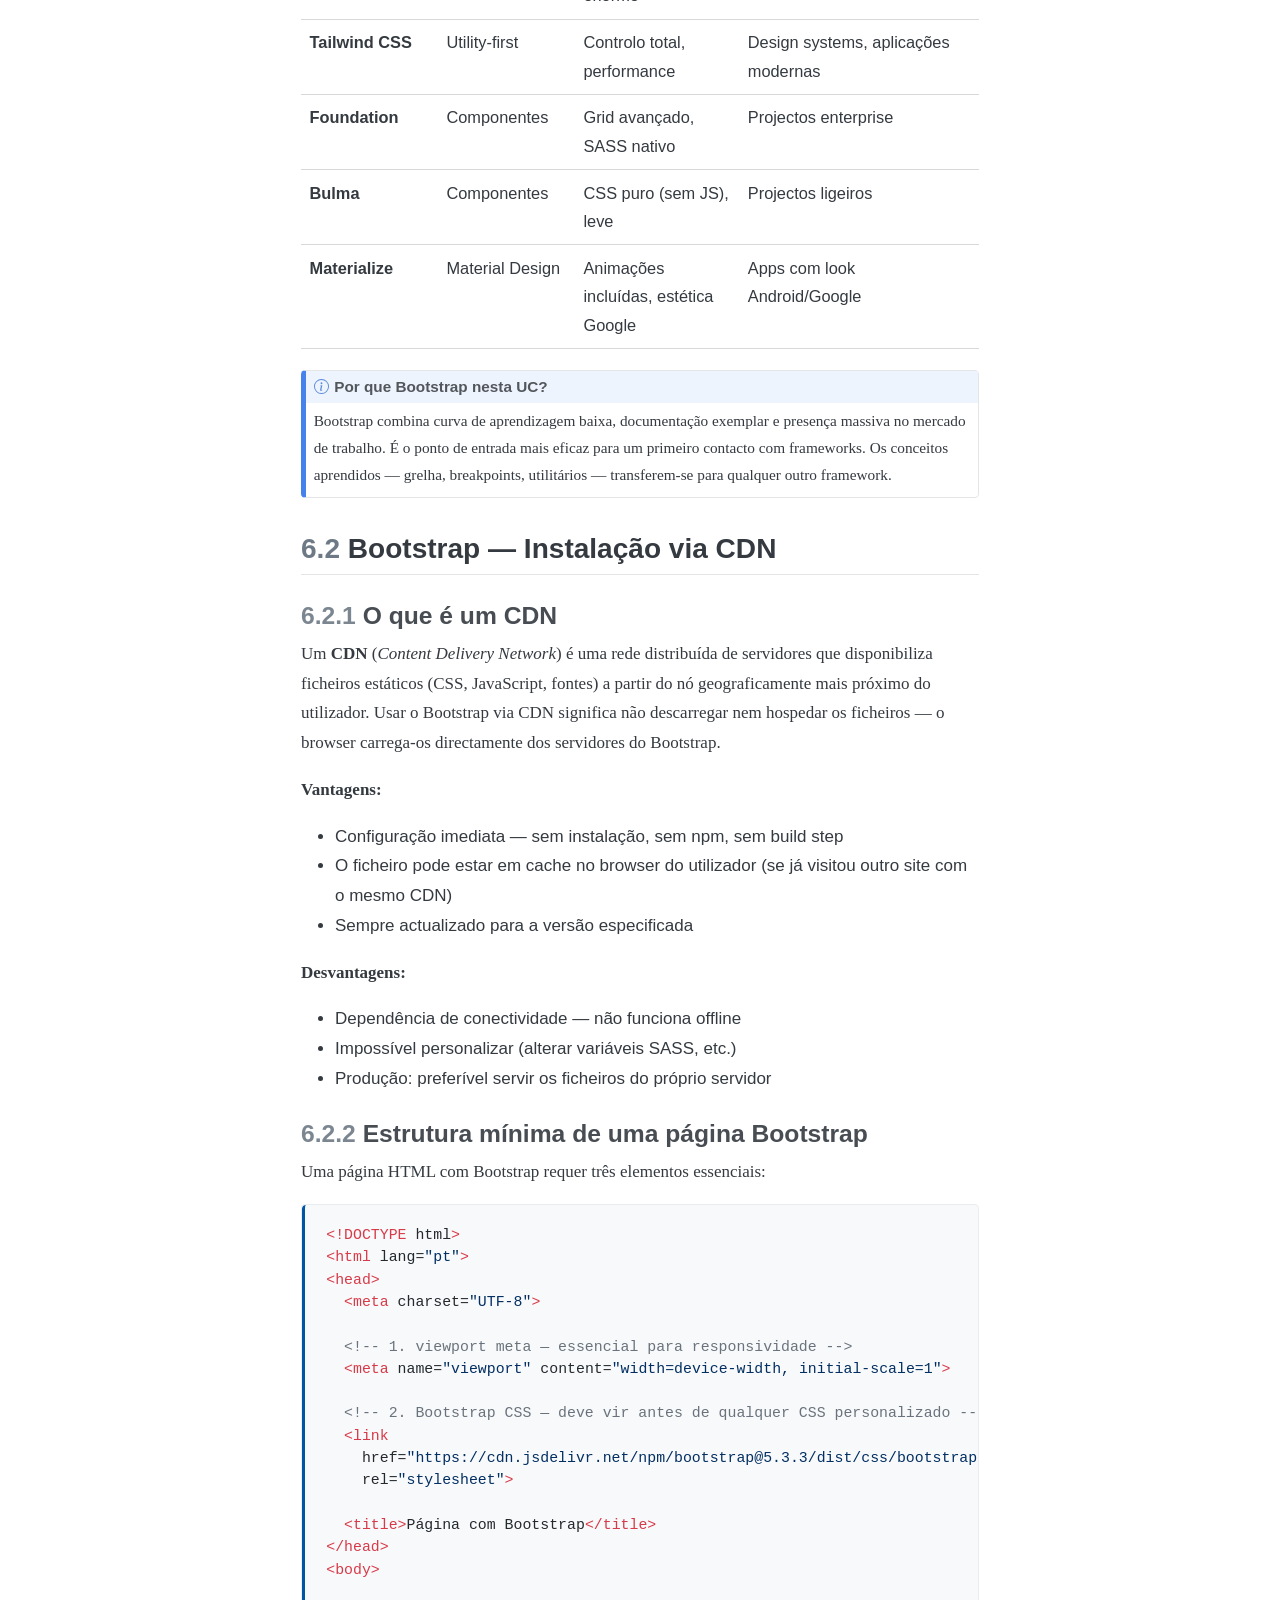
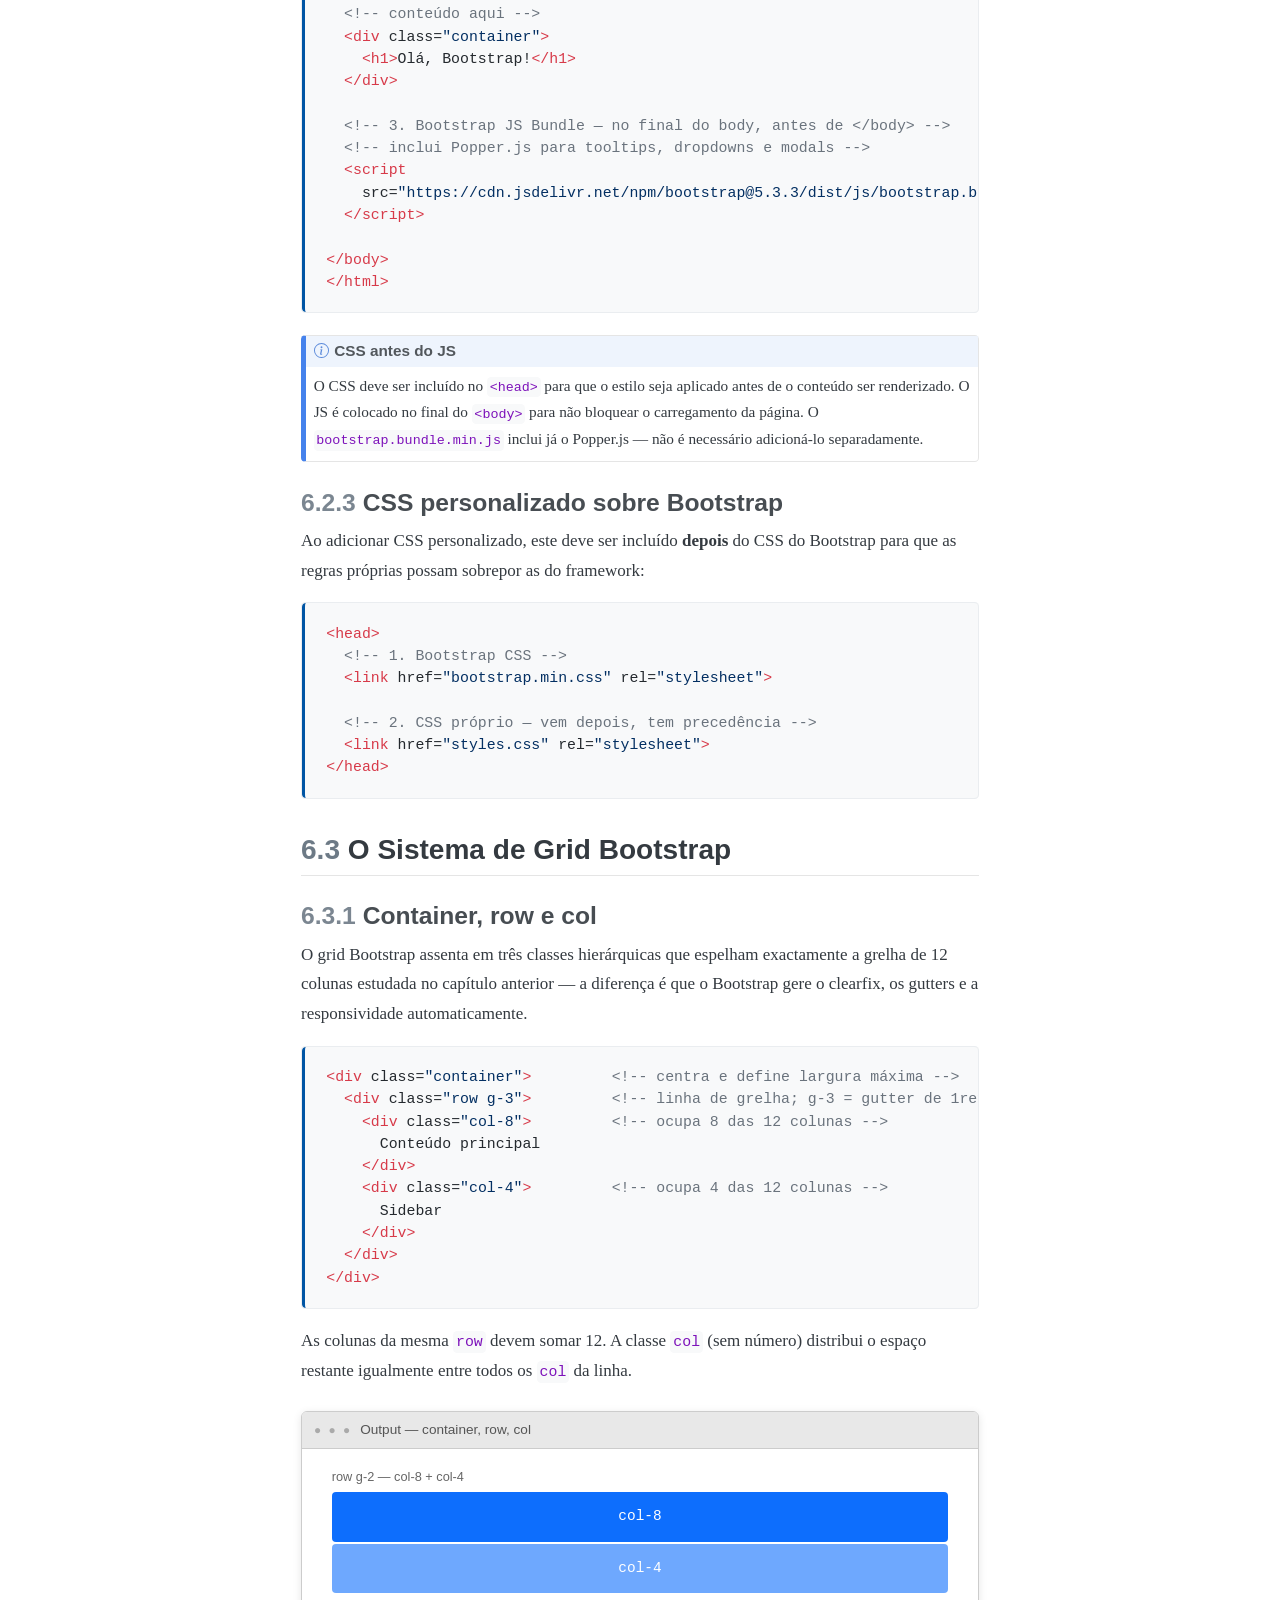
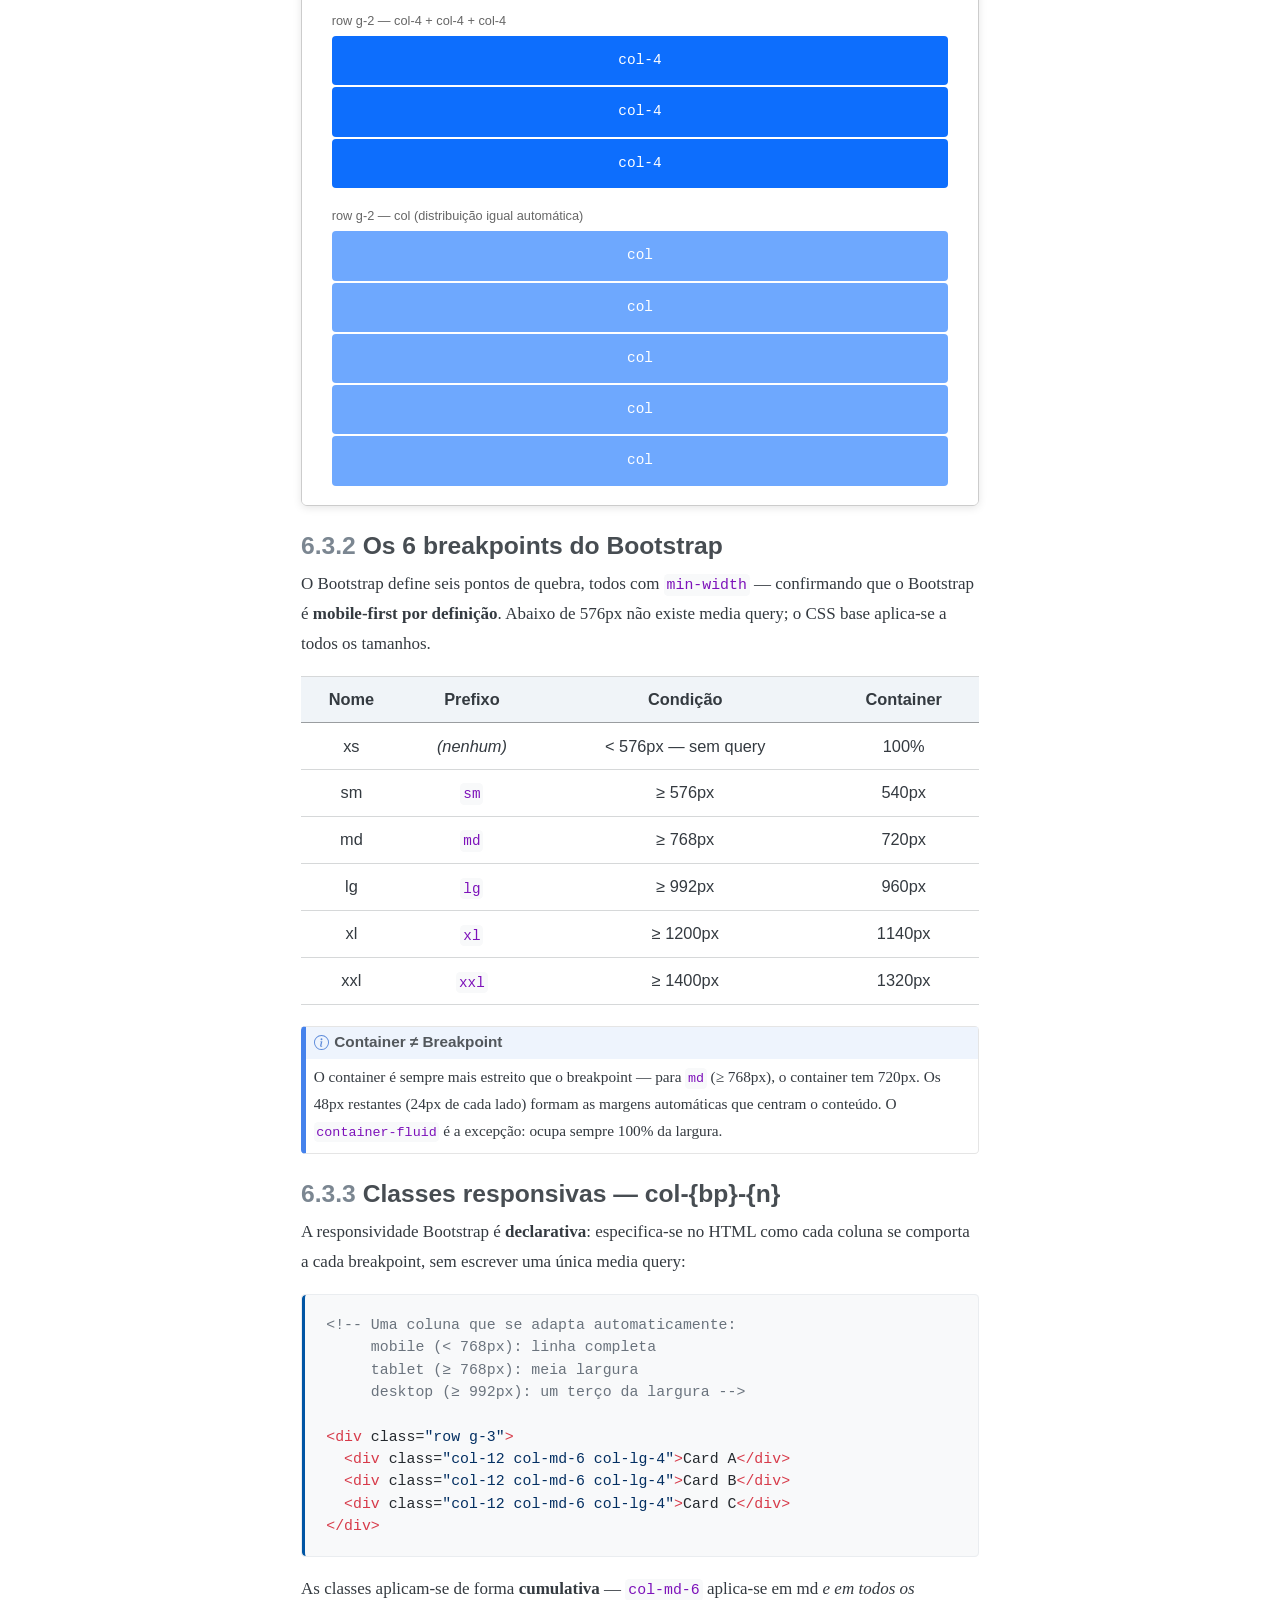
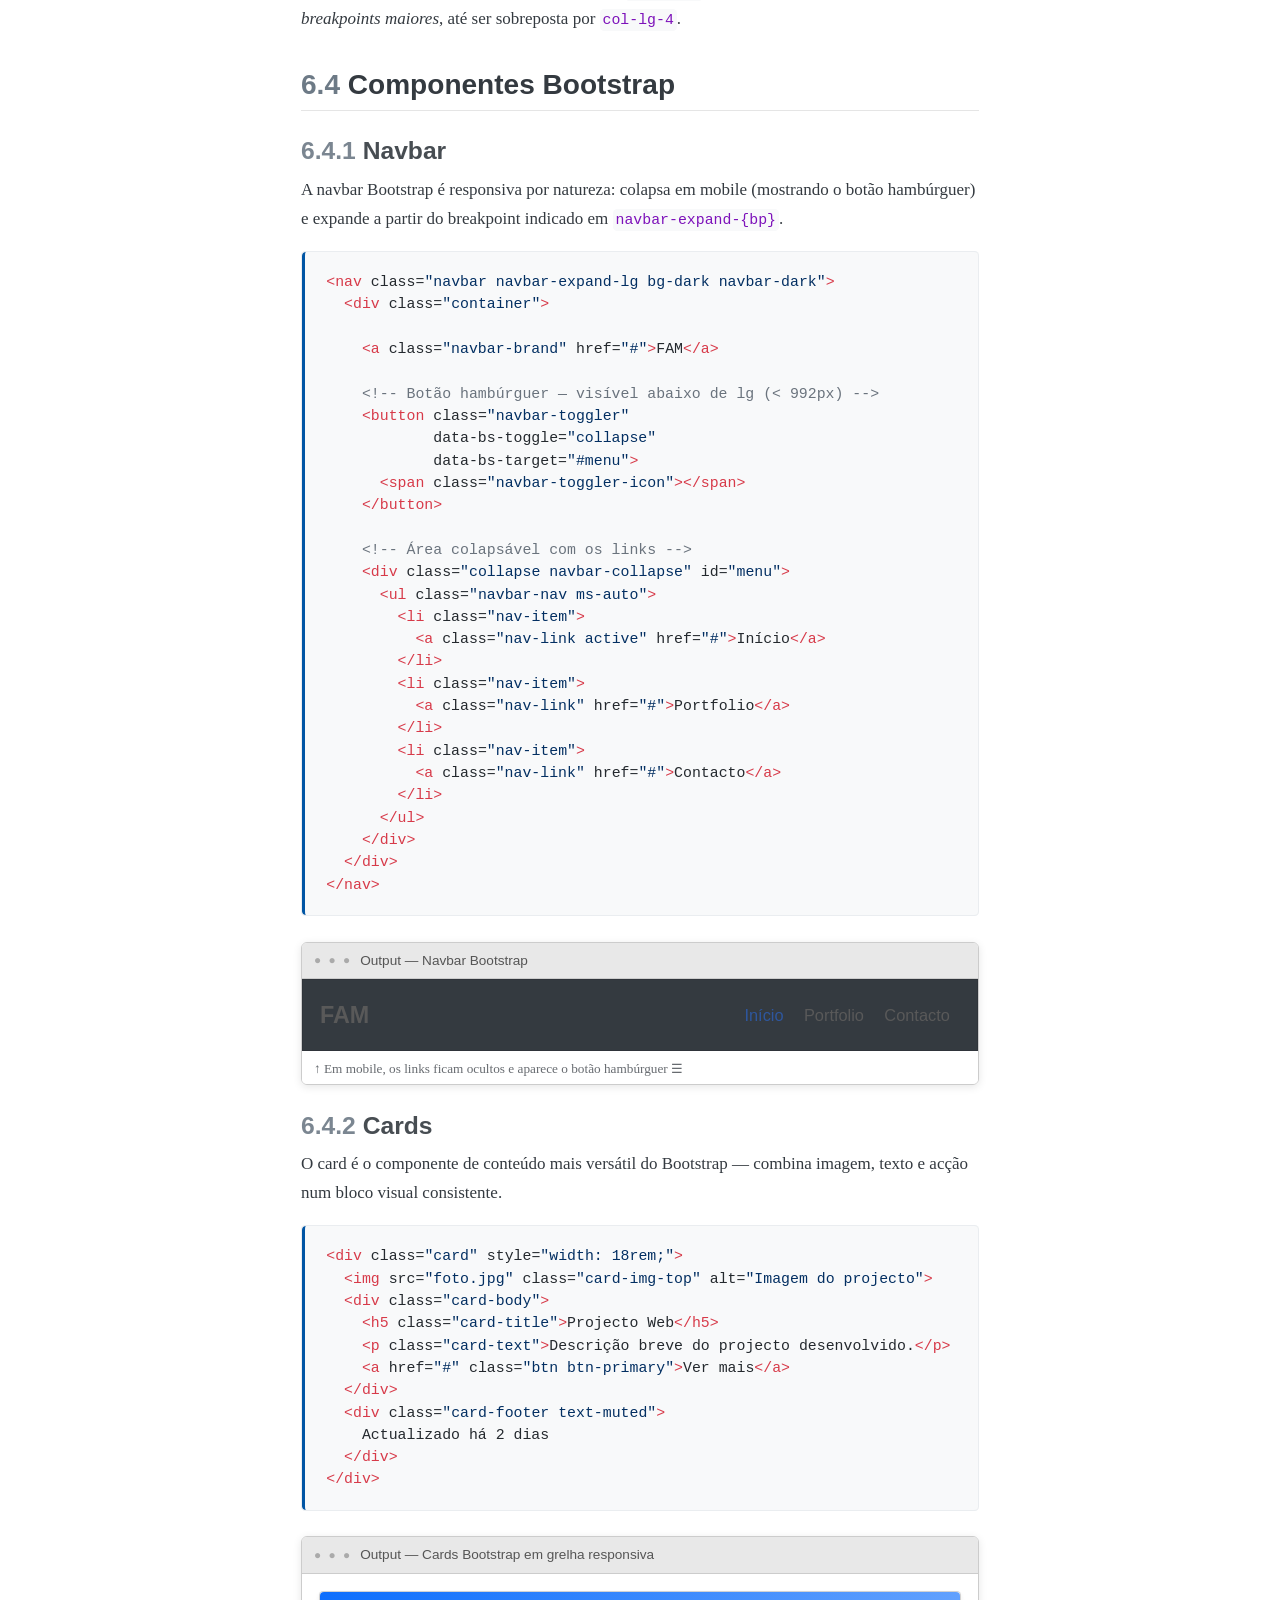
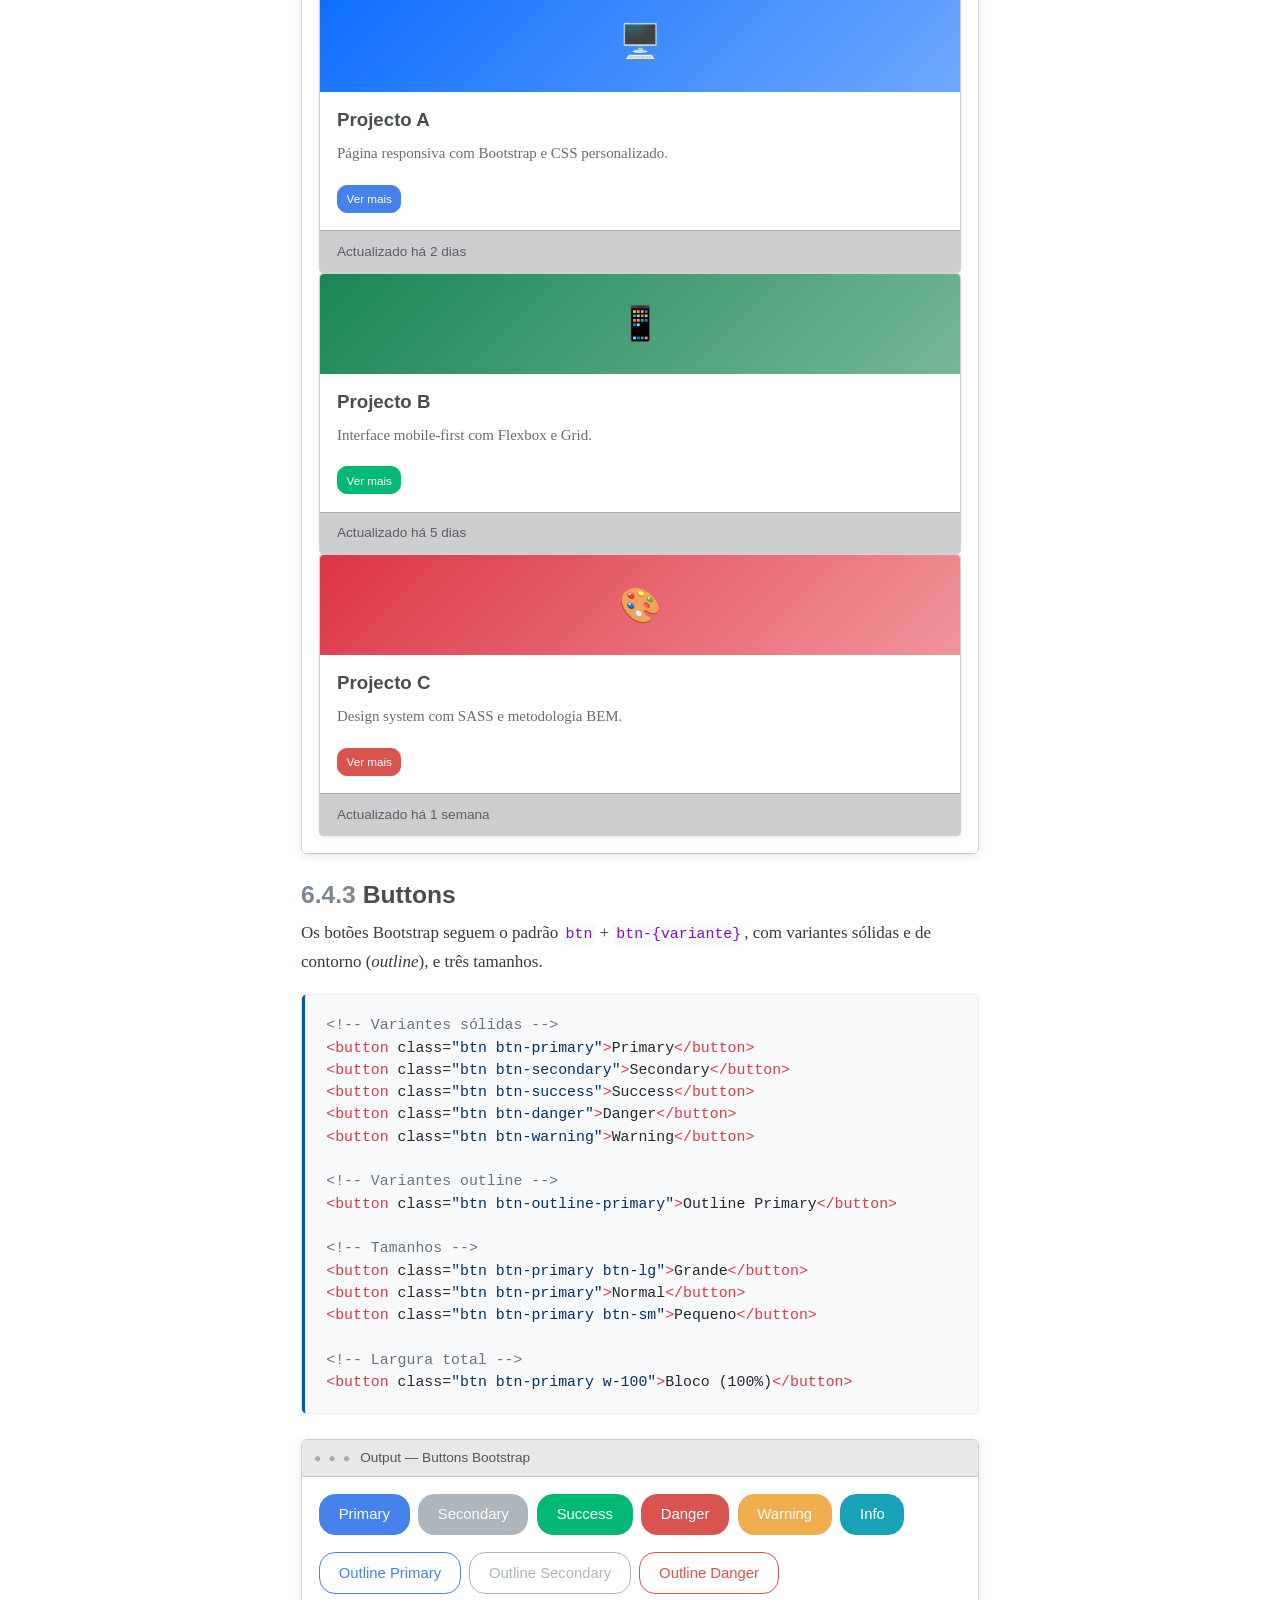
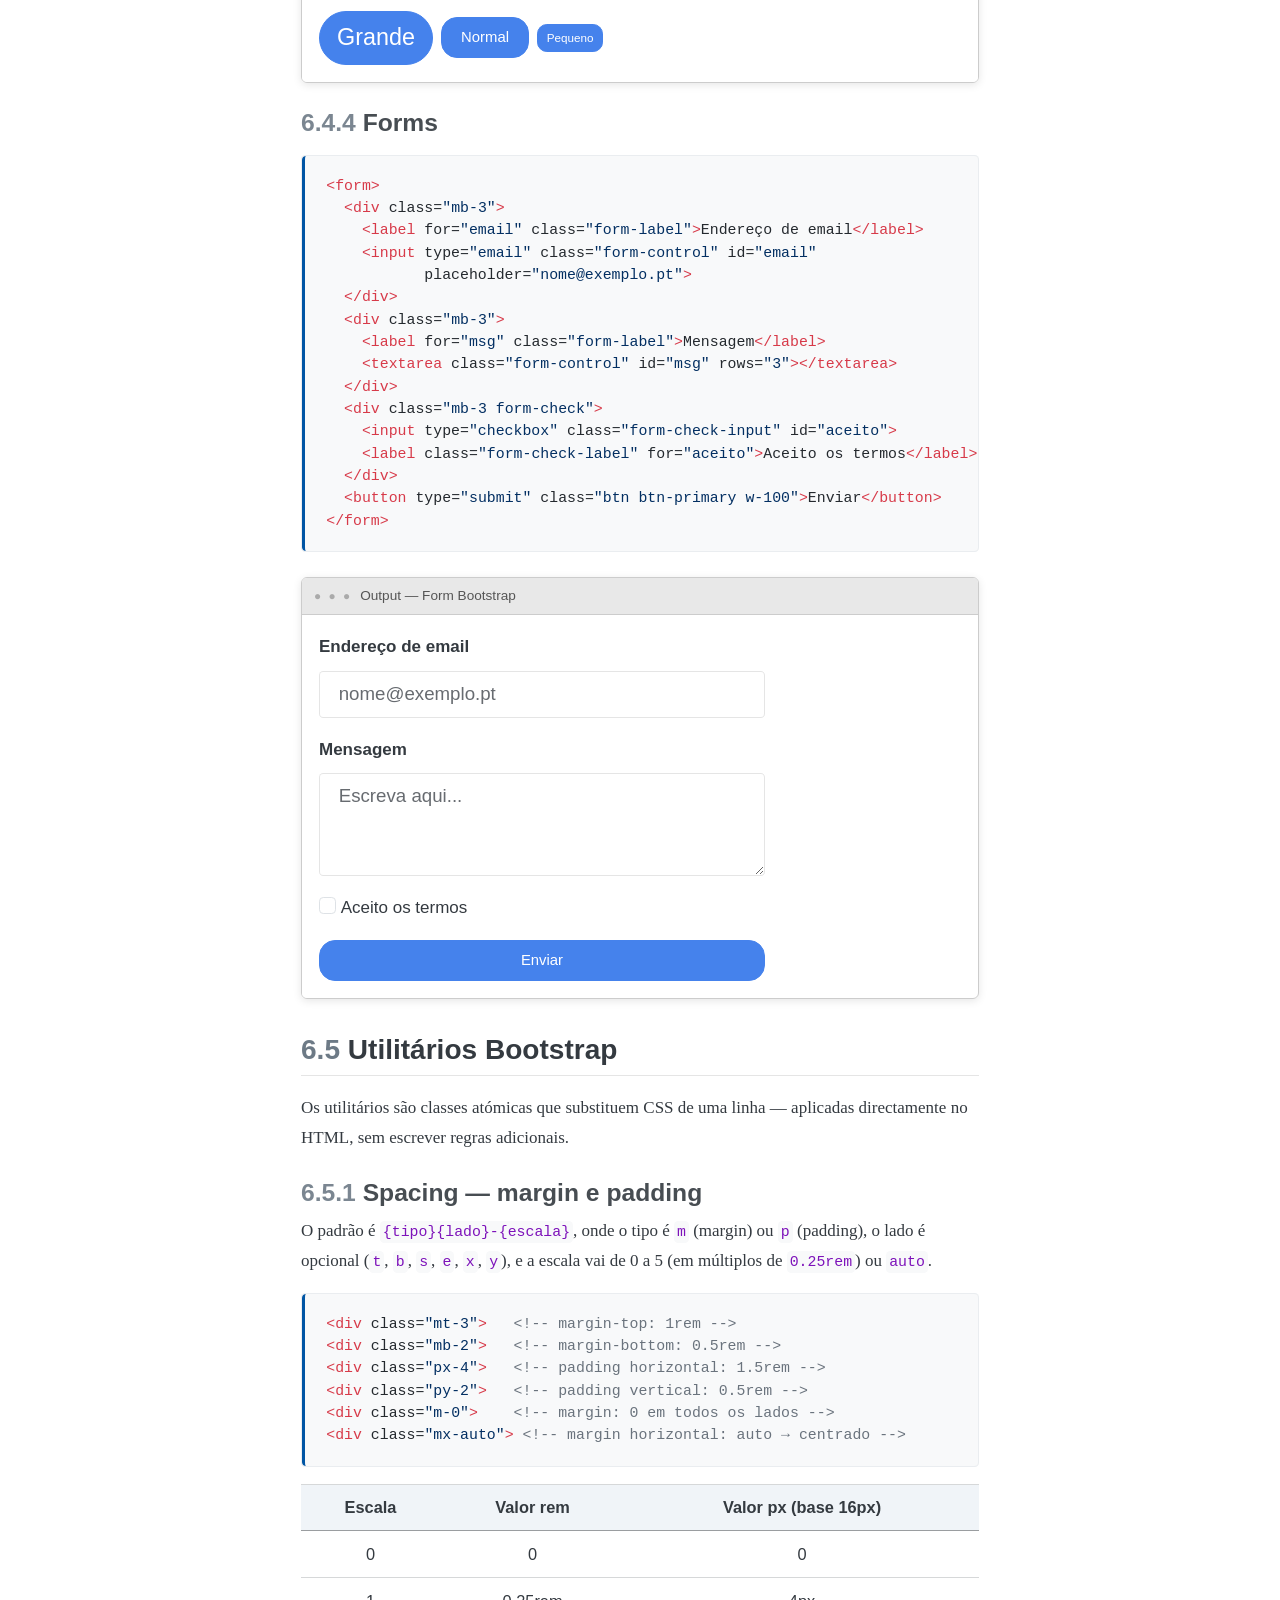
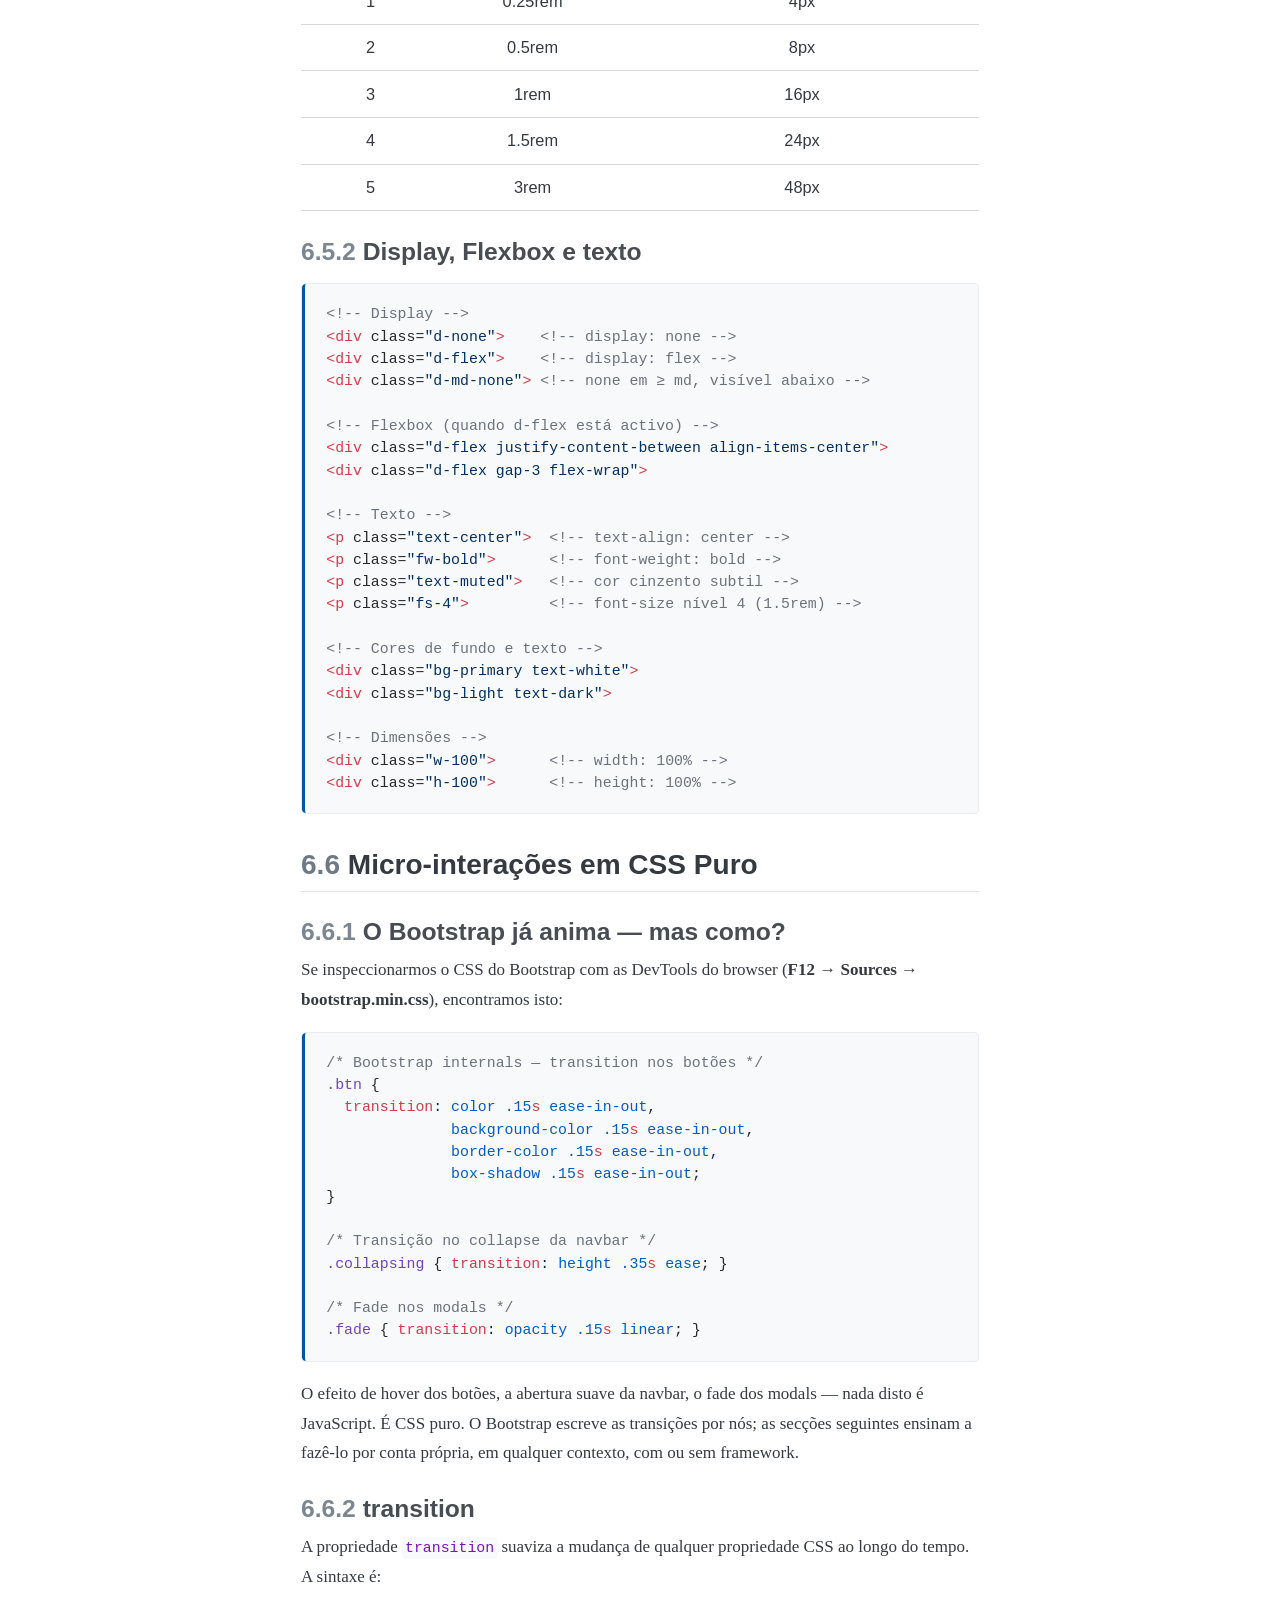
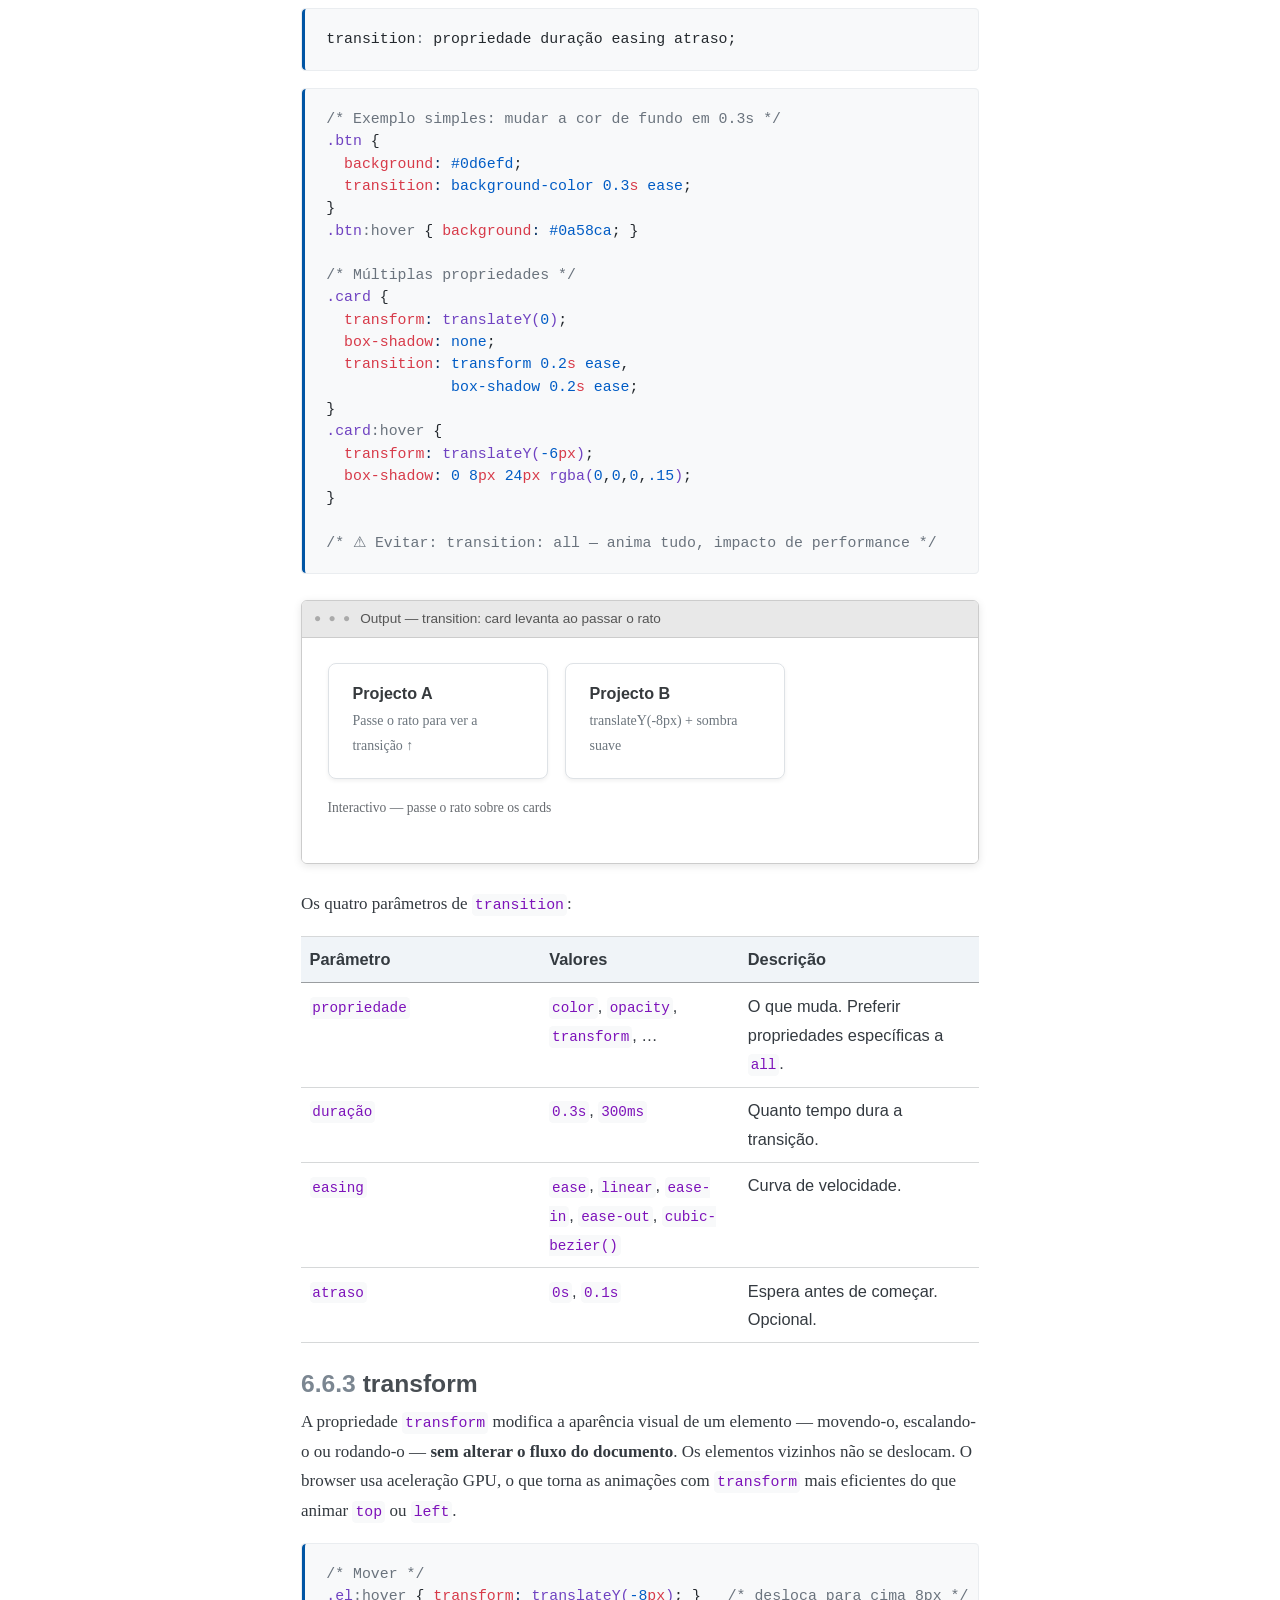
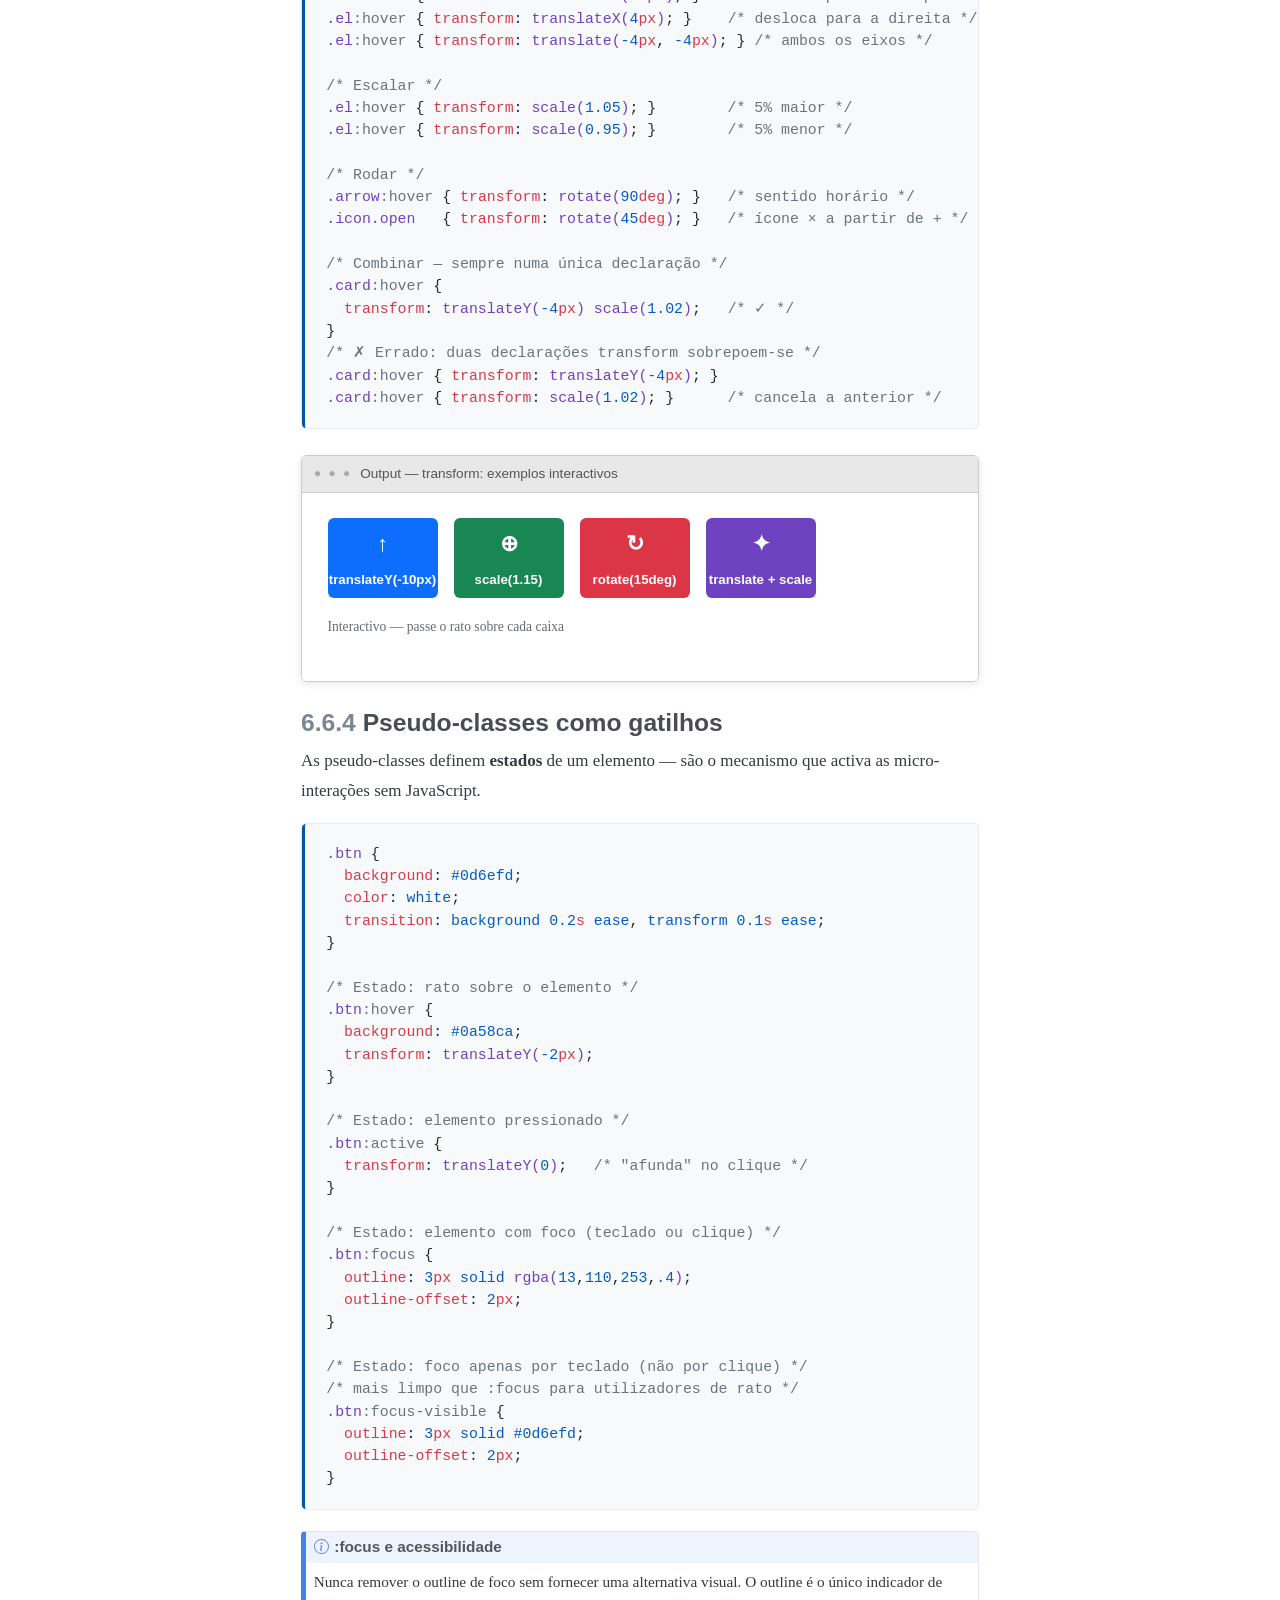
<file: docs/capitulos/cap06.html>
<!DOCTYPE html>
<html xmlns="http://www.w3.org/1999/xhtml" lang="pt-PT" xml:lang="pt-PT"><head>

<meta charset="utf-8">
<meta name="generator" content="quarto-1.6.42">

<meta name="viewport" content="width=device-width, initial-scale=1.0, user-scalable=yes">

<meta name="author" content="João Pavão">

<title>6&nbsp; Frameworks CSS, Bootstrap e Micro-interações – Ferramentas e Aplicações Multimédia</title>
<style>
code{white-space: pre-wrap;}
span.smallcaps{font-variant: small-caps;}
div.columns{display: flex; gap: min(4vw, 1.5em);}
div.column{flex: auto; overflow-x: auto;}
div.hanging-indent{margin-left: 1.5em; text-indent: -1.5em;}
ul.task-list{list-style: none;}
ul.task-list li input[type="checkbox"] {
  width: 0.8em;
  margin: 0 0.8em 0.2em -1em; /* quarto-specific, see https://github.com/quarto-dev/quarto-cli/issues/4556 */ 
  vertical-align: middle;
}
/* CSS for syntax highlighting */
pre > code.sourceCode { white-space: pre; position: relative; }
pre > code.sourceCode > span { line-height: 1.25; }
pre > code.sourceCode > span:empty { height: 1.2em; }
.sourceCode { overflow: visible; }
code.sourceCode > span { color: inherit; text-decoration: inherit; }
div.sourceCode { margin: 1em 0; }
pre.sourceCode { margin: 0; }
@media screen {
div.sourceCode { overflow: auto; }
}
@media print {
pre > code.sourceCode { white-space: pre-wrap; }
pre > code.sourceCode > span { display: inline-block; text-indent: -5em; padding-left: 5em; }
}
pre.numberSource code
  { counter-reset: source-line 0; }
pre.numberSource code > span
  { position: relative; left: -4em; counter-increment: source-line; }
pre.numberSource code > span > a:first-child::before
  { content: counter(source-line);
    position: relative; left: -1em; text-align: right; vertical-align: baseline;
    border: none; display: inline-block;
    -webkit-touch-callout: none; -webkit-user-select: none;
    -khtml-user-select: none; -moz-user-select: none;
    -ms-user-select: none; user-select: none;
    padding: 0 4px; width: 4em;
  }
pre.numberSource { margin-left: 3em;  padding-left: 4px; }
div.sourceCode
  {   }
@media screen {
pre > code.sourceCode > span > a:first-child::before { text-decoration: underline; }
}
</style>


<script src="../site_libs/quarto-nav/quarto-nav.js"></script>
<script src="../site_libs/quarto-nav/headroom.min.js"></script>
<script src="../site_libs/clipboard/clipboard.min.js"></script>
<script src="../site_libs/quarto-search/autocomplete.umd.js"></script>
<script src="../site_libs/quarto-search/fuse.min.js"></script>
<script src="../site_libs/quarto-search/quarto-search.js"></script>
<meta name="quarto:offset" content="../">
<link href="../capitulos/cap07.html" rel="next">
<link href="../capitulos/cap05.html" rel="prev">
<script src="../site_libs/quarto-html/quarto.js"></script>
<script src="../site_libs/quarto-html/popper.min.js"></script>
<script src="../site_libs/quarto-html/tippy.umd.min.js"></script>
<script src="../site_libs/quarto-html/anchor.min.js"></script>
<link href="../site_libs/quarto-html/tippy.css" rel="stylesheet">
<link href="../site_libs/quarto-html/quarto-syntax-highlighting-de84f8d6bb715db06a919283c2d1e787.css" rel="stylesheet" class="quarto-color-scheme" id="quarto-text-highlighting-styles">
<link href="../site_libs/quarto-html/quarto-syntax-highlighting-dark-9a023c9ade86a60361e96e3e3f11bc54.css" rel="prefetch" class="quarto-color-scheme quarto-color-alternate" id="quarto-text-highlighting-styles">
<script src="../site_libs/bootstrap/bootstrap.min.js"></script>
<link href="../site_libs/bootstrap/bootstrap-icons.css" rel="stylesheet">
<link href="../site_libs/bootstrap/bootstrap-61bc4ac84974e0785b3107ee93e74bfb.min.css" rel="stylesheet" append-hash="true" class="quarto-color-scheme" id="quarto-bootstrap" data-mode="light">
<link href="../site_libs/bootstrap/bootstrap-dark-bc9f1d3aef906c45e091843ae87821a0.min.css" rel="prefetch" append-hash="true" class="quarto-color-scheme quarto-color-alternate" id="quarto-bootstrap" data-mode="dark">
<script id="quarto-search-options" type="application/json">{
  "location": "sidebar",
  "copy-button": false,
  "collapse-after": 3,
  "panel-placement": "start",
  "type": "textbox",
  "limit": 50,
  "keyboard-shortcut": [
    "f",
    "/",
    "s"
  ],
  "show-item-context": false,
  "language": {
    "search-no-results-text": "Nenhum resultado",
    "search-matching-documents-text": "documentos correspondentes",
    "search-copy-link-title": "Copiar link para a busca",
    "search-hide-matches-text": "Esconder correspondências adicionais",
    "search-more-match-text": "mais correspondência neste documento",
    "search-more-matches-text": "mais correspondências neste documento",
    "search-clear-button-title": "Limpar",
    "search-text-placeholder": "",
    "search-detached-cancel-button-title": "Cancelar",
    "search-submit-button-title": "Enviar",
    "search-label": "Procurar"
  }
}</script>
<style>html{ scroll-behavior: smooth; }</style>


<link rel="stylesheet" href="../assets/css/custom.css">
</head>

<body class="nav-sidebar floating">

<div id="quarto-search-results"></div>
  <header id="quarto-header" class="headroom fixed-top">
  <nav class="quarto-secondary-nav">
    <div class="container-fluid d-flex">
      <button type="button" class="quarto-btn-toggle btn" data-bs-toggle="collapse" role="button" data-bs-target=".quarto-sidebar-collapse-item" aria-controls="quarto-sidebar" aria-expanded="false" aria-label="Alternar barra lateral" onclick="if (window.quartoToggleHeadroom) { window.quartoToggleHeadroom(); }">
        <i class="bi bi-layout-text-sidebar-reverse"></i>
      </button>
        <nav class="quarto-page-breadcrumbs" aria-label="breadcrumb"><ol class="breadcrumb"><li class="breadcrumb-item"><a href="../capitulos/cap06.html"><span class="chapter-number">6</span>&nbsp; <span class="chapter-title">Frameworks CSS, Bootstrap e Micro-interações</span></a></li></ol></nav>
        <a class="flex-grow-1" role="navigation" data-bs-toggle="collapse" data-bs-target=".quarto-sidebar-collapse-item" aria-controls="quarto-sidebar" aria-expanded="false" aria-label="Alternar barra lateral" onclick="if (window.quartoToggleHeadroom) { window.quartoToggleHeadroom(); }">      
        </a>
      <button type="button" class="btn quarto-search-button" aria-label="Procurar" onclick="window.quartoOpenSearch();">
        <i class="bi bi-search"></i>
      </button>
    </div>
  </nav>
</header>
<!-- content -->
<div id="quarto-content" class="quarto-container page-columns page-rows-contents page-layout-article">
<!-- sidebar -->
  <nav id="quarto-sidebar" class="sidebar collapse collapse-horizontal quarto-sidebar-collapse-item sidebar-navigation floating overflow-auto">
    <div class="pt-lg-2 mt-2 text-left sidebar-header">
    <div class="sidebar-title mb-0 py-0">
      <a href="../">Ferramentas e Aplicações Multimédia</a> 
        <div class="sidebar-tools-main">
  <a href="" class="quarto-color-scheme-toggle quarto-navigation-tool  px-1" onclick="window.quartoToggleColorScheme(); return false;" title="Alternar modo escuro"><i class="bi"></i></a>
</div>
    </div>
      </div>
        <div class="mt-2 flex-shrink-0 align-items-center">
        <div class="sidebar-search">
        <div id="quarto-search" class="" title="Procurar"></div>
        </div>
        </div>
    <div class="sidebar-menu-container"> 
    <ul class="list-unstyled mt-1">
        <li class="sidebar-item">
  <div class="sidebar-item-container"> 
  <a href="../index.html" class="sidebar-item-text sidebar-link">
 <span class="menu-text">Prefácio</span></a>
  </div>
</li>
        <li class="sidebar-item">
  <div class="sidebar-item-container"> 
  <a href="../capitulos/cap01.html" class="sidebar-item-text sidebar-link">
 <span class="menu-text"><span class="chapter-number">1</span>&nbsp; <span class="chapter-title">Multimédia Digital — Fundamentos e Organização da Sebenta</span></span></a>
  </div>
</li>
        <li class="sidebar-item">
  <div class="sidebar-item-container"> 
  <a href="../capitulos/cap02.html" class="sidebar-item-text sidebar-link">
 <span class="menu-text"><span class="chapter-number">2</span>&nbsp; <span class="chapter-title">Sistemas Numéricos e Codificação</span></span></a>
  </div>
</li>
        <li class="sidebar-item">
  <div class="sidebar-item-container"> 
  <a href="../capitulos/cap03.html" class="sidebar-item-text sidebar-link">
 <span class="menu-text"><span class="chapter-number">3</span>&nbsp; <span class="chapter-title">Digitalização e Compressão de Som e Imagem</span></span></a>
  </div>
</li>
        <li class="sidebar-item">
  <div class="sidebar-item-container"> 
  <a href="../capitulos/cap04.html" class="sidebar-item-text sidebar-link">
 <span class="menu-text"><span class="chapter-number">4</span>&nbsp; <span class="chapter-title">Imagem Digital e Cor para Web</span></span></a>
  </div>
</li>
        <li class="sidebar-item">
  <div class="sidebar-item-container"> 
  <a href="../capitulos/cap05.html" class="sidebar-item-text sidebar-link">
 <span class="menu-text"><span class="chapter-number">5</span>&nbsp; <span class="chapter-title">Layout CSS — Box Model, Flexbox e Grid</span></span></a>
  </div>
</li>
        <li class="sidebar-item">
  <div class="sidebar-item-container"> 
  <a href="../capitulos/cap06.html" class="sidebar-item-text sidebar-link active">
 <span class="menu-text"><span class="chapter-number">6</span>&nbsp; <span class="chapter-title">Frameworks CSS, Bootstrap e Micro-interações</span></span></a>
  </div>
</li>
        <li class="sidebar-item">
  <div class="sidebar-item-container"> 
  <a href="../capitulos/cap07.html" class="sidebar-item-text sidebar-link">
 <span class="menu-text"><span class="chapter-number">7</span>&nbsp; <span class="chapter-title">SASS Fundamental</span></span></a>
  </div>
</li>
    </ul>
    </div>
</nav>
<div id="quarto-sidebar-glass" class="quarto-sidebar-collapse-item" data-bs-toggle="collapse" data-bs-target=".quarto-sidebar-collapse-item"></div>
<!-- margin-sidebar -->
    <div id="quarto-margin-sidebar" class="sidebar margin-sidebar">
        <nav id="TOC" role="doc-toc" class="toc-active">
    <h2 id="toc-title">Índice</h2>
   
  <ul>
  <li><a href="#sec-06-intro" id="toc-sec-06-intro" class="nav-link active" data-scroll-target="#sec-06-intro">Introdução</a></li>
  <li><a href="#sec-06-problema" id="toc-sec-06-problema" class="nav-link" data-scroll-target="#sec-06-problema"><span class="header-section-number">6.1</span> O Problema que os Frameworks Resolvem</a>
  <ul class="collapse">
  <li><a href="#sec-06-problema-escala" id="toc-sec-06-problema-escala" class="nav-link" data-scroll-target="#sec-06-problema-escala"><span class="header-section-number">6.1.1</span> CSS manual a escala</a></li>
  <li><a href="#sec-06-o-que-e" id="toc-sec-06-o-que-e" class="nav-link" data-scroll-target="#sec-06-o-que-e"><span class="header-section-number">6.1.2</span> O que é um framework CSS</a></li>
  <li><a href="#sec-06-panorama" id="toc-sec-06-panorama" class="nav-link" data-scroll-target="#sec-06-panorama"><span class="header-section-number">6.1.3</span> Panorama dos frameworks principais</a></li>
  </ul></li>
  <li><a href="#sec-06-cdn" id="toc-sec-06-cdn" class="nav-link" data-scroll-target="#sec-06-cdn"><span class="header-section-number">6.2</span> Bootstrap — Instalação via CDN</a>
  <ul class="collapse">
  <li><a href="#sec-06-cdn-def" id="toc-sec-06-cdn-def" class="nav-link" data-scroll-target="#sec-06-cdn-def"><span class="header-section-number">6.2.1</span> O que é um CDN</a></li>
  <li><a href="#sec-06-estrutura-pagina" id="toc-sec-06-estrutura-pagina" class="nav-link" data-scroll-target="#sec-06-estrutura-pagina"><span class="header-section-number">6.2.2</span> Estrutura mínima de uma página Bootstrap</a></li>
  <li><a href="#sec-06-css-proprio" id="toc-sec-06-css-proprio" class="nav-link" data-scroll-target="#sec-06-css-proprio"><span class="header-section-number">6.2.3</span> CSS personalizado sobre Bootstrap</a></li>
  </ul></li>
  <li><a href="#sec-06-grid" id="toc-sec-06-grid" class="nav-link" data-scroll-target="#sec-06-grid"><span class="header-section-number">6.3</span> O Sistema de Grid Bootstrap</a>
  <ul class="collapse">
  <li><a href="#sec-06-grid-crc" id="toc-sec-06-grid-crc" class="nav-link" data-scroll-target="#sec-06-grid-crc"><span class="header-section-number">6.3.1</span> Container, row e col</a></li>
  <li><a href="#sec-06-breakpoints" id="toc-sec-06-breakpoints" class="nav-link" data-scroll-target="#sec-06-breakpoints"><span class="header-section-number">6.3.2</span> Os 6 breakpoints do Bootstrap</a></li>
  <li><a href="#sec-06-responsivo" id="toc-sec-06-responsivo" class="nav-link" data-scroll-target="#sec-06-responsivo"><span class="header-section-number">6.3.3</span> Classes responsivas — col-{bp}-{n}</a></li>
  </ul></li>
  <li><a href="#sec-06-componentes" id="toc-sec-06-componentes" class="nav-link" data-scroll-target="#sec-06-componentes"><span class="header-section-number">6.4</span> Componentes Bootstrap</a>
  <ul class="collapse">
  <li><a href="#sec-06-navbar" id="toc-sec-06-navbar" class="nav-link" data-scroll-target="#sec-06-navbar"><span class="header-section-number">6.4.1</span> Navbar</a></li>
  <li><a href="#sec-06-cards" id="toc-sec-06-cards" class="nav-link" data-scroll-target="#sec-06-cards"><span class="header-section-number">6.4.2</span> Cards</a></li>
  <li><a href="#sec-06-buttons" id="toc-sec-06-buttons" class="nav-link" data-scroll-target="#sec-06-buttons"><span class="header-section-number">6.4.3</span> Buttons</a></li>
  <li><a href="#sec-06-forms" id="toc-sec-06-forms" class="nav-link" data-scroll-target="#sec-06-forms"><span class="header-section-number">6.4.4</span> Forms</a></li>
  </ul></li>
  <li><a href="#sec-06-utilitarios" id="toc-sec-06-utilitarios" class="nav-link" data-scroll-target="#sec-06-utilitarios"><span class="header-section-number">6.5</span> Utilitários Bootstrap</a>
  <ul class="collapse">
  <li><a href="#sec-06-spacing" id="toc-sec-06-spacing" class="nav-link" data-scroll-target="#sec-06-spacing"><span class="header-section-number">6.5.1</span> Spacing — margin e padding</a></li>
  <li><a href="#sec-06-utilitarios-outros" id="toc-sec-06-utilitarios-outros" class="nav-link" data-scroll-target="#sec-06-utilitarios-outros"><span class="header-section-number">6.5.2</span> Display, Flexbox e texto</a></li>
  </ul></li>
  <li><a href="#sec-06-micro" id="toc-sec-06-micro" class="nav-link" data-scroll-target="#sec-06-micro"><span class="header-section-number">6.6</span> Micro-interações em CSS Puro</a>
  <ul class="collapse">
  <li><a href="#sec-06-micro-bootstrap" id="toc-sec-06-micro-bootstrap" class="nav-link" data-scroll-target="#sec-06-micro-bootstrap"><span class="header-section-number">6.6.1</span> O Bootstrap já anima — mas como?</a></li>
  <li><a href="#sec-06-transition" id="toc-sec-06-transition" class="nav-link" data-scroll-target="#sec-06-transition"><span class="header-section-number">6.6.2</span> transition</a></li>
  <li><a href="#sec-06-transform" id="toc-sec-06-transform" class="nav-link" data-scroll-target="#sec-06-transform"><span class="header-section-number">6.6.3</span> transform</a></li>
  <li><a href="#sec-06-pseudo" id="toc-sec-06-pseudo" class="nav-link" data-scroll-target="#sec-06-pseudo"><span class="header-section-number">6.6.4</span> Pseudo-classes como gatilhos</a></li>
  <li><a href="#sec-06-keyframes" id="toc-sec-06-keyframes" class="nav-link" data-scroll-target="#sec-06-keyframes"><span class="header-section-number">6.6.5</span> <span class="citation" data-cites="keyframes">@keyframes</span> — animações autónomas</a></li>
  <li><a href="#sec-06-boas-praticas" id="toc-sec-06-boas-praticas" class="nav-link" data-scroll-target="#sec-06-boas-praticas"><span class="header-section-number">6.6.6</span> Boas práticas e acessibilidade</a></li>
  </ul></li>
  <li><a href="#sec-06-sintese" id="toc-sec-06-sintese" class="nav-link" data-scroll-target="#sec-06-sintese"><span class="header-section-number">6.7</span> Síntese do Capítulo</a></li>
  <li><a href="#sec-06-exercicios" id="toc-sec-06-exercicios" class="nav-link" data-scroll-target="#sec-06-exercicios"><span class="header-section-number">6.8</span> Exercícios</a></li>
  </ul>
</nav>
    </div>
<!-- main -->
<main class="content" id="quarto-document-content">

<header id="title-block-header" class="quarto-title-block default">
<div class="quarto-title">
<div class="quarto-title-block"><div><h1 class="title"><span class="chapter-number">6</span>&nbsp; <span class="chapter-title">Frameworks CSS, Bootstrap e Micro-interações</span></h1><button type="button" class="btn code-tools-button" id="quarto-code-tools-source"><i class="bi"></i> Código</button></div></div>
</div>



<div class="quarto-title-meta">

    <div>
    <div class="quarto-title-meta-heading">Autor</div>
    <div class="quarto-title-meta-contents">
             <p>João Pavão </p>
          </div>
  </div>
    
    <div>
    <div class="quarto-title-meta-heading">Data de Publicação</div>
    <div class="quarto-title-meta-contents">
      <p class="date">19 de abril de 2026</p>
    </div>
  </div>
  
    
  </div>
  


</header>


<section id="sec-06-intro" class="level2 unnumbered">
<h2 class="unnumbered anchored" data-anchor-id="sec-06-intro">Introdução</h2>
<p>O capítulo anterior construiu layouts a partir do zero — box model, floats, Flexbox, Grid. Este capítulo parte dessas fundações e introduz uma camada de abstração: os <strong>frameworks CSS</strong>, bibliotecas que encapsulam padrões de layout e componentes em classes reutilizáveis.</p>
<p>O Bootstrap é o framework mais utilizado no mundo e o escolhido nesta UC. Mas antes de o usar, é essencial compreender o que ele faz por baixo — a grelha de 12 colunas que estudámos no capítulo anterior, as media queries, os modelos Flexbox — porque essa compreensão é o que distingue quem usa um framework com domínio de quem apenas copia classes.</p>
<p>A segunda metade do capítulo aborda as <strong>micro-interações</strong> em CSS puro: transições, transformações e animações. O Bootstrap usa estas técnicas internamente; aprenderem-nas em CSS nativo significa levá-las para qualquer projecto, com ou sem framework.</p>
</section>
<section id="sec-06-problema" class="level2" data-number="6.1">
<h2 data-number="6.1" class="anchored" data-anchor-id="sec-06-problema"><span class="header-section-number">6.1</span> O Problema que os Frameworks Resolvem</h2>
<section id="sec-06-problema-escala" class="level3" data-number="6.1.1">
<h3 data-number="6.1.1" class="anchored" data-anchor-id="sec-06-problema-escala"><span class="header-section-number">6.1.1</span> CSS manual a escala</h3>
<p>Num projecto pequeno, escrever CSS do zero é rápido e directo. A partir de um certo ponto, a escala impõe três problemas estruturais:</p>
<p><strong>Consistência</strong> — manter os mesmos espaçamentos, tamanhos e cores em dezenas de componentes (botões, formulários, navbars) exige repetição manual. Uma alteração ao estilo de um botão pode implicar editar centenas de linhas em múltiplos ficheiros.</p>
<p><strong>Responsividade</strong> — escrever <code>@media</code> queries para todos os breakpoints de cada componente é trabalhoso. Vinte componentes com quatro breakpoints cada equivale a oitenta blocos de media queries para manter.</p>
<p><strong>Manutenção</strong> — o CSS não tem sistema de tipos nem módulos nativos. CSS não estruturado cresce para um estado que os programadores designam por <em>CSS soup</em>: um ficheiro difícil de ler, difícil de alterar sem quebrar algo inesperado.</p>
</section>
<section id="sec-06-o-que-e" class="level3" data-number="6.1.2">
<h3 data-number="6.1.2" class="anchored" data-anchor-id="sec-06-o-que-e"><span class="header-section-number">6.1.2</span> O que é um framework CSS</h3>
<p>Um framework CSS é uma biblioteca de estilos, componentes e convenções prontas a usar — escritas uma vez, reutilizáveis em qualquer projecto. Em vez de escrever o CSS de cada botão ou navbar do zero, o framework fornece classes que se aplicam directamente no HTML.</p>
<p>O compromisso é claro: <strong>ganha-se velocidade e consistência</strong>, perde-se algum controlo fino sobre o CSS gerado. Na maioria dos projectos, este compromisso é favorável.</p>
</section>
<section id="sec-06-panorama" class="level3" data-number="6.1.3">
<h3 data-number="6.1.3" class="anchored" data-anchor-id="sec-06-panorama"><span class="header-section-number">6.1.3</span> Panorama dos frameworks principais</h3>
<table class="caption-top table">
<colgroup>
<col style="width: 20%">
<col style="width: 20%">
<col style="width: 24%">
<col style="width: 35%">
</colgroup>
<thead>
<tr class="header">
<th style="text-align: left;">Framework</th>
<th style="text-align: left;">Abordagem</th>
<th style="text-align: left;">Ponto forte</th>
<th style="text-align: left;">Caso de uso típico</th>
</tr>
</thead>
<tbody>
<tr class="odd">
<td style="text-align: left;"><strong>Bootstrap</strong></td>
<td style="text-align: left;">Componentes</td>
<td style="text-align: left;">Curva baixa, comunidade enorme</td>
<td style="text-align: left;">Projectos académicos, prototipagem, portais</td>
</tr>
<tr class="even">
<td style="text-align: left;"><strong>Tailwind CSS</strong></td>
<td style="text-align: left;">Utility-first</td>
<td style="text-align: left;">Controlo total, performance</td>
<td style="text-align: left;">Design systems, aplicações modernas</td>
</tr>
<tr class="odd">
<td style="text-align: left;"><strong>Foundation</strong></td>
<td style="text-align: left;">Componentes</td>
<td style="text-align: left;">Grid avançado, SASS nativo</td>
<td style="text-align: left;">Projectos enterprise</td>
</tr>
<tr class="even">
<td style="text-align: left;"><strong>Bulma</strong></td>
<td style="text-align: left;">Componentes</td>
<td style="text-align: left;">CSS puro (sem JS), leve</td>
<td style="text-align: left;">Projectos ligeiros</td>
</tr>
<tr class="odd">
<td style="text-align: left;"><strong>Materialize</strong></td>
<td style="text-align: left;">Material Design</td>
<td style="text-align: left;">Animações incluídas, estética Google</td>
<td style="text-align: left;">Apps com look Android/Google</td>
</tr>
</tbody>
</table>
<div class="callout callout-style-default callout-note callout-titled">
<div class="callout-header d-flex align-content-center">
<div class="callout-icon-container">
<i class="callout-icon"></i>
</div>
<div class="callout-title-container flex-fill">
Por que Bootstrap nesta UC?
</div>
</div>
<div class="callout-body-container callout-body">
<p>Bootstrap combina curva de aprendizagem baixa, documentação exemplar e presença massiva no mercado de trabalho. É o ponto de entrada mais eficaz para um primeiro contacto com frameworks. Os conceitos aprendidos — grelha, breakpoints, utilitários — transferem-se para qualquer outro framework.</p>
</div>
</div>
</section>
</section>
<section id="sec-06-cdn" class="level2" data-number="6.2">
<h2 data-number="6.2" class="anchored" data-anchor-id="sec-06-cdn"><span class="header-section-number">6.2</span> Bootstrap — Instalação via CDN</h2>
<section id="sec-06-cdn-def" class="level3" data-number="6.2.1">
<h3 data-number="6.2.1" class="anchored" data-anchor-id="sec-06-cdn-def"><span class="header-section-number">6.2.1</span> O que é um CDN</h3>
<p>Um <strong>CDN</strong> (<em>Content Delivery Network</em>) é uma rede distribuída de servidores que disponibiliza ficheiros estáticos (CSS, JavaScript, fontes) a partir do nó geograficamente mais próximo do utilizador. Usar o Bootstrap via CDN significa não descarregar nem hospedar os ficheiros — o browser carrega-os directamente dos servidores do Bootstrap.</p>
<p><strong>Vantagens:</strong></p>
<ul>
<li>Configuração imediata — sem instalação, sem npm, sem build step</li>
<li>O ficheiro pode estar em cache no browser do utilizador (se já visitou outro site com o mesmo CDN)</li>
<li>Sempre actualizado para a versão especificada</li>
</ul>
<p><strong>Desvantagens:</strong></p>
<ul>
<li>Dependência de conectividade — não funciona offline</li>
<li>Impossível personalizar (alterar variáveis SASS, etc.)</li>
<li>Produção: preferível servir os ficheiros do próprio servidor</li>
</ul>
</section>
<section id="sec-06-estrutura-pagina" class="level3" data-number="6.2.2">
<h3 data-number="6.2.2" class="anchored" data-anchor-id="sec-06-estrutura-pagina"><span class="header-section-number">6.2.2</span> Estrutura mínima de uma página Bootstrap</h3>
<p>Uma página HTML com Bootstrap requer três elementos essenciais:</p>
<div class="sourceCode" id="cb1"><pre class="sourceCode html code-with-copy"><code class="sourceCode html"><span id="cb1-1"><a href="#cb1-1" aria-hidden="true" tabindex="-1"></a><span class="dt">&lt;!DOCTYPE</span> html<span class="dt">&gt;</span></span>
<span id="cb1-2"><a href="#cb1-2" aria-hidden="true" tabindex="-1"></a><span class="dt">&lt;</span><span class="kw">html</span><span class="ot"> lang</span><span class="op">=</span><span class="st">"pt"</span><span class="dt">&gt;</span></span>
<span id="cb1-3"><a href="#cb1-3" aria-hidden="true" tabindex="-1"></a><span class="dt">&lt;</span><span class="kw">head</span><span class="dt">&gt;</span></span>
<span id="cb1-4"><a href="#cb1-4" aria-hidden="true" tabindex="-1"></a>  <span class="dt">&lt;</span><span class="kw">meta</span><span class="ot"> charset</span><span class="op">=</span><span class="st">"UTF-8"</span><span class="dt">&gt;</span></span>
<span id="cb1-5"><a href="#cb1-5" aria-hidden="true" tabindex="-1"></a></span>
<span id="cb1-6"><a href="#cb1-6" aria-hidden="true" tabindex="-1"></a>  <span class="co">&lt;!-- 1. viewport meta — essencial para responsividade --&gt;</span></span>
<span id="cb1-7"><a href="#cb1-7" aria-hidden="true" tabindex="-1"></a>  <span class="dt">&lt;</span><span class="kw">meta</span><span class="ot"> name</span><span class="op">=</span><span class="st">"viewport"</span><span class="ot"> content</span><span class="op">=</span><span class="st">"width=device-width, initial-scale=1"</span><span class="dt">&gt;</span></span>
<span id="cb1-8"><a href="#cb1-8" aria-hidden="true" tabindex="-1"></a></span>
<span id="cb1-9"><a href="#cb1-9" aria-hidden="true" tabindex="-1"></a>  <span class="co">&lt;!-- 2. Bootstrap CSS — deve vir antes de qualquer CSS personalizado --&gt;</span></span>
<span id="cb1-10"><a href="#cb1-10" aria-hidden="true" tabindex="-1"></a>  <span class="dt">&lt;</span><span class="kw">link</span></span>
<span id="cb1-11"><a href="#cb1-11" aria-hidden="true" tabindex="-1"></a><span class="ot">    href</span><span class="op">=</span><span class="st">"https://cdn.jsdelivr.net/npm/bootstrap@5.3.3/dist/css/bootstrap.min.css"</span></span>
<span id="cb1-12"><a href="#cb1-12" aria-hidden="true" tabindex="-1"></a><span class="ot">    rel</span><span class="op">=</span><span class="st">"stylesheet"</span><span class="dt">&gt;</span></span>
<span id="cb1-13"><a href="#cb1-13" aria-hidden="true" tabindex="-1"></a></span>
<span id="cb1-14"><a href="#cb1-14" aria-hidden="true" tabindex="-1"></a>  <span class="dt">&lt;</span><span class="kw">title</span><span class="dt">&gt;</span>Página com Bootstrap<span class="dt">&lt;/</span><span class="kw">title</span><span class="dt">&gt;</span></span>
<span id="cb1-15"><a href="#cb1-15" aria-hidden="true" tabindex="-1"></a><span class="dt">&lt;/</span><span class="kw">head</span><span class="dt">&gt;</span></span>
<span id="cb1-16"><a href="#cb1-16" aria-hidden="true" tabindex="-1"></a><span class="dt">&lt;</span><span class="kw">body</span><span class="dt">&gt;</span></span>
<span id="cb1-17"><a href="#cb1-17" aria-hidden="true" tabindex="-1"></a></span>
<span id="cb1-18"><a href="#cb1-18" aria-hidden="true" tabindex="-1"></a>  <span class="co">&lt;!-- conteúdo aqui --&gt;</span></span>
<span id="cb1-19"><a href="#cb1-19" aria-hidden="true" tabindex="-1"></a>  <span class="dt">&lt;</span><span class="kw">div</span><span class="ot"> class</span><span class="op">=</span><span class="st">"container"</span><span class="dt">&gt;</span></span>
<span id="cb1-20"><a href="#cb1-20" aria-hidden="true" tabindex="-1"></a>    <span class="dt">&lt;</span><span class="kw">h1</span><span class="dt">&gt;</span>Olá, Bootstrap!<span class="dt">&lt;/</span><span class="kw">h1</span><span class="dt">&gt;</span></span>
<span id="cb1-21"><a href="#cb1-21" aria-hidden="true" tabindex="-1"></a>  <span class="dt">&lt;/</span><span class="kw">div</span><span class="dt">&gt;</span></span>
<span id="cb1-22"><a href="#cb1-22" aria-hidden="true" tabindex="-1"></a></span>
<span id="cb1-23"><a href="#cb1-23" aria-hidden="true" tabindex="-1"></a>  <span class="co">&lt;!-- 3. Bootstrap JS Bundle — no final do body, antes de &lt;/body&gt; --&gt;</span></span>
<span id="cb1-24"><a href="#cb1-24" aria-hidden="true" tabindex="-1"></a>  <span class="co">&lt;!-- inclui Popper.js para tooltips, dropdowns e modals --&gt;</span></span>
<span id="cb1-25"><a href="#cb1-25" aria-hidden="true" tabindex="-1"></a>  <span class="dt">&lt;</span><span class="kw">script</span></span>
<span id="cb1-26"><a href="#cb1-26" aria-hidden="true" tabindex="-1"></a><span class="ot">    src</span><span class="op">=</span><span class="st">"https://cdn.jsdelivr.net/npm/bootstrap@5.3.3/dist/js/bootstrap.bundle.min.js"</span><span class="dt">&gt;</span></span>
<span id="cb1-27"><a href="#cb1-27" aria-hidden="true" tabindex="-1"></a>  <span class="dt">&lt;/</span><span class="kw">script</span><span class="dt">&gt;</span></span>
<span id="cb1-28"><a href="#cb1-28" aria-hidden="true" tabindex="-1"></a></span>
<span id="cb1-29"><a href="#cb1-29" aria-hidden="true" tabindex="-1"></a><span class="dt">&lt;/</span><span class="kw">body</span><span class="dt">&gt;</span></span>
<span id="cb1-30"><a href="#cb1-30" aria-hidden="true" tabindex="-1"></a><span class="dt">&lt;/</span><span class="kw">html</span><span class="dt">&gt;</span></span></code><button title="Copiar para a área de transferência" class="code-copy-button"><i class="bi"></i></button></pre></div>
<div class="callout callout-style-default callout-note callout-titled">
<div class="callout-header d-flex align-content-center">
<div class="callout-icon-container">
<i class="callout-icon"></i>
</div>
<div class="callout-title-container flex-fill">
CSS antes do JS
</div>
</div>
<div class="callout-body-container callout-body">
<p>O CSS deve ser incluído no <code>&lt;head&gt;</code> para que o estilo seja aplicado antes de o conteúdo ser renderizado. O JS é colocado no final do <code>&lt;body&gt;</code> para não bloquear o carregamento da página. O <code>bootstrap.bundle.min.js</code> inclui já o Popper.js — não é necessário adicioná-lo separadamente.</p>
</div>
</div>
</section>
<section id="sec-06-css-proprio" class="level3" data-number="6.2.3">
<h3 data-number="6.2.3" class="anchored" data-anchor-id="sec-06-css-proprio"><span class="header-section-number">6.2.3</span> CSS personalizado sobre Bootstrap</h3>
<p>Ao adicionar CSS personalizado, este deve ser incluído <strong>depois</strong> do CSS do Bootstrap para que as regras próprias possam sobrepor as do framework:</p>
<div class="sourceCode" id="cb2"><pre class="sourceCode html code-with-copy"><code class="sourceCode html"><span id="cb2-1"><a href="#cb2-1" aria-hidden="true" tabindex="-1"></a><span class="dt">&lt;</span><span class="kw">head</span><span class="dt">&gt;</span></span>
<span id="cb2-2"><a href="#cb2-2" aria-hidden="true" tabindex="-1"></a>  <span class="co">&lt;!-- 1. Bootstrap CSS --&gt;</span></span>
<span id="cb2-3"><a href="#cb2-3" aria-hidden="true" tabindex="-1"></a>  <span class="dt">&lt;</span><span class="kw">link</span><span class="ot"> href</span><span class="op">=</span><span class="st">"bootstrap.min.css"</span><span class="ot"> rel</span><span class="op">=</span><span class="st">"stylesheet"</span><span class="dt">&gt;</span></span>
<span id="cb2-4"><a href="#cb2-4" aria-hidden="true" tabindex="-1"></a></span>
<span id="cb2-5"><a href="#cb2-5" aria-hidden="true" tabindex="-1"></a>  <span class="co">&lt;!-- 2. CSS próprio — vem depois, tem precedência --&gt;</span></span>
<span id="cb2-6"><a href="#cb2-6" aria-hidden="true" tabindex="-1"></a>  <span class="dt">&lt;</span><span class="kw">link</span><span class="ot"> href</span><span class="op">=</span><span class="st">"styles.css"</span><span class="ot"> rel</span><span class="op">=</span><span class="st">"stylesheet"</span><span class="dt">&gt;</span></span>
<span id="cb2-7"><a href="#cb2-7" aria-hidden="true" tabindex="-1"></a><span class="dt">&lt;/</span><span class="kw">head</span><span class="dt">&gt;</span></span></code><button title="Copiar para a área de transferência" class="code-copy-button"><i class="bi"></i></button></pre></div>
</section>
</section>
<section id="sec-06-grid" class="level2" data-number="6.3">
<h2 data-number="6.3" class="anchored" data-anchor-id="sec-06-grid"><span class="header-section-number">6.3</span> O Sistema de Grid Bootstrap</h2>
<section id="sec-06-grid-crc" class="level3" data-number="6.3.1">
<h3 data-number="6.3.1" class="anchored" data-anchor-id="sec-06-grid-crc"><span class="header-section-number">6.3.1</span> Container, row e col</h3>
<p>O grid Bootstrap assenta em três classes hierárquicas que espelham exactamente a grelha de 12 colunas estudada no capítulo anterior — a diferença é que o Bootstrap gere o clearfix, os gutters e a responsividade automaticamente.</p>
<div class="sourceCode" id="cb3"><pre class="sourceCode html code-with-copy"><code class="sourceCode html"><span id="cb3-1"><a href="#cb3-1" aria-hidden="true" tabindex="-1"></a><span class="dt">&lt;</span><span class="kw">div</span><span class="ot"> class</span><span class="op">=</span><span class="st">"container"</span><span class="dt">&gt;</span>         <span class="co">&lt;!-- centra e define largura máxima --&gt;</span></span>
<span id="cb3-2"><a href="#cb3-2" aria-hidden="true" tabindex="-1"></a>  <span class="dt">&lt;</span><span class="kw">div</span><span class="ot"> class</span><span class="op">=</span><span class="st">"row g-3"</span><span class="dt">&gt;</span>         <span class="co">&lt;!-- linha de grelha; g-3 = gutter de 1rem --&gt;</span></span>
<span id="cb3-3"><a href="#cb3-3" aria-hidden="true" tabindex="-1"></a>    <span class="dt">&lt;</span><span class="kw">div</span><span class="ot"> class</span><span class="op">=</span><span class="st">"col-8"</span><span class="dt">&gt;</span>         <span class="co">&lt;!-- ocupa 8 das 12 colunas --&gt;</span></span>
<span id="cb3-4"><a href="#cb3-4" aria-hidden="true" tabindex="-1"></a>      Conteúdo principal</span>
<span id="cb3-5"><a href="#cb3-5" aria-hidden="true" tabindex="-1"></a>    <span class="dt">&lt;/</span><span class="kw">div</span><span class="dt">&gt;</span></span>
<span id="cb3-6"><a href="#cb3-6" aria-hidden="true" tabindex="-1"></a>    <span class="dt">&lt;</span><span class="kw">div</span><span class="ot"> class</span><span class="op">=</span><span class="st">"col-4"</span><span class="dt">&gt;</span>         <span class="co">&lt;!-- ocupa 4 das 12 colunas --&gt;</span></span>
<span id="cb3-7"><a href="#cb3-7" aria-hidden="true" tabindex="-1"></a>      Sidebar</span>
<span id="cb3-8"><a href="#cb3-8" aria-hidden="true" tabindex="-1"></a>    <span class="dt">&lt;/</span><span class="kw">div</span><span class="dt">&gt;</span></span>
<span id="cb3-9"><a href="#cb3-9" aria-hidden="true" tabindex="-1"></a>  <span class="dt">&lt;/</span><span class="kw">div</span><span class="dt">&gt;</span></span>
<span id="cb3-10"><a href="#cb3-10" aria-hidden="true" tabindex="-1"></a><span class="dt">&lt;/</span><span class="kw">div</span><span class="dt">&gt;</span></span></code><button title="Copiar para a área de transferência" class="code-copy-button"><i class="bi"></i></button></pre></div>
<p>As colunas da mesma <code>row</code> devem somar 12. A classe <code>col</code> (sem número) distribui o espaço restante igualmente entre todos os <code>col</code> da linha.</p>
<div class="browser-mockup">
  <div class="browser-bar">Output — container, row, col</div>
  <div class="browser-content p-3">
    <style>
      .demo-col { background: #0d6efd; color: #fff; border-radius: 4px;
        padding: 12px 8px; text-align: center; font-size: 0.85rem;
        font-family: monospace; margin-bottom: 2px; }
      .demo-col-alt { background: #6ea8fe; }
      .demo-row-lbl { font-size: 0.75rem; color: #666;
        font-family: sans-serif; margin-bottom: 4px; }
    </style>
    <div class="container-fluid">
      <div class="demo-row-lbl">row g-2 — col-8 + col-4</div>
      <div class="row g-2 mb-3">
        <div class="col-8"><div class="demo-col">col-8</div></div>
        <div class="col-4"><div class="demo-col demo-col-alt">col-4</div></div>
      </div>
      <div class="demo-row-lbl">row g-2 — col-4 + col-4 + col-4</div>
      <div class="row g-2 mb-3">
        <div class="col-4"><div class="demo-col">col-4</div></div>
        <div class="col-4"><div class="demo-col">col-4</div></div>
        <div class="col-4"><div class="demo-col">col-4</div></div>
      </div>
      <div class="demo-row-lbl">row g-2 — col (distribuição igual automática)</div>
      <div class="row g-2">
        <div class="col"><div class="demo-col demo-col-alt">col</div></div>
        <div class="col"><div class="demo-col demo-col-alt">col</div></div>
        <div class="col"><div class="demo-col demo-col-alt">col</div></div>
        <div class="col"><div class="demo-col demo-col-alt">col</div></div>
        <div class="col"><div class="demo-col demo-col-alt">col</div></div>
      </div>
    </div>
  </div>
</div>
</section>
<section id="sec-06-breakpoints" class="level3" data-number="6.3.2">
<h3 data-number="6.3.2" class="anchored" data-anchor-id="sec-06-breakpoints"><span class="header-section-number">6.3.2</span> Os 6 breakpoints do Bootstrap</h3>
<p>O Bootstrap define seis pontos de quebra, todos com <code>min-width</code> — confirmando que o Bootstrap é <strong>mobile-first por definição</strong>. Abaixo de 576px não existe media query; o CSS base aplica-se a todos os tamanhos.</p>
<table class="caption-top table">
<thead>
<tr class="header">
<th style="text-align: center;">Nome</th>
<th style="text-align: center;">Prefixo</th>
<th style="text-align: center;">Condição</th>
<th style="text-align: center;">Container</th>
</tr>
</thead>
<tbody>
<tr class="odd">
<td style="text-align: center;">xs</td>
<td style="text-align: center;"><em>(nenhum)</em></td>
<td style="text-align: center;">&lt; 576px — sem query</td>
<td style="text-align: center;">100%</td>
</tr>
<tr class="even">
<td style="text-align: center;">sm</td>
<td style="text-align: center;"><code>sm</code></td>
<td style="text-align: center;">≥ 576px</td>
<td style="text-align: center;">540px</td>
</tr>
<tr class="odd">
<td style="text-align: center;">md</td>
<td style="text-align: center;"><code>md</code></td>
<td style="text-align: center;">≥ 768px</td>
<td style="text-align: center;">720px</td>
</tr>
<tr class="even">
<td style="text-align: center;">lg</td>
<td style="text-align: center;"><code>lg</code></td>
<td style="text-align: center;">≥ 992px</td>
<td style="text-align: center;">960px</td>
</tr>
<tr class="odd">
<td style="text-align: center;">xl</td>
<td style="text-align: center;"><code>xl</code></td>
<td style="text-align: center;">≥ 1200px</td>
<td style="text-align: center;">1140px</td>
</tr>
<tr class="even">
<td style="text-align: center;">xxl</td>
<td style="text-align: center;"><code>xxl</code></td>
<td style="text-align: center;">≥ 1400px</td>
<td style="text-align: center;">1320px</td>
</tr>
</tbody>
</table>
<div class="callout callout-style-default callout-note callout-titled">
<div class="callout-header d-flex align-content-center">
<div class="callout-icon-container">
<i class="callout-icon"></i>
</div>
<div class="callout-title-container flex-fill">
Container ≠ Breakpoint
</div>
</div>
<div class="callout-body-container callout-body">
<p>O container é sempre mais estreito que o breakpoint — para <code>md</code> (≥ 768px), o container tem 720px. Os 48px restantes (24px de cada lado) formam as margens automáticas que centram o conteúdo. O <code>container-fluid</code> é a excepção: ocupa sempre 100% da largura.</p>
</div>
</div>
</section>
<section id="sec-06-responsivo" class="level3" data-number="6.3.3">
<h3 data-number="6.3.3" class="anchored" data-anchor-id="sec-06-responsivo"><span class="header-section-number">6.3.3</span> Classes responsivas — col-{bp}-{n}</h3>
<p>A responsividade Bootstrap é <strong>declarativa</strong>: especifica-se no HTML como cada coluna se comporta a cada breakpoint, sem escrever uma única media query:</p>
<div class="sourceCode" id="cb4"><pre class="sourceCode html code-with-copy"><code class="sourceCode html"><span id="cb4-1"><a href="#cb4-1" aria-hidden="true" tabindex="-1"></a><span class="co">&lt;!-- Uma coluna que se adapta automaticamente:</span></span>
<span id="cb4-2"><a href="#cb4-2" aria-hidden="true" tabindex="-1"></a><span class="co">     mobile (&lt; 768px): linha completa</span></span>
<span id="cb4-3"><a href="#cb4-3" aria-hidden="true" tabindex="-1"></a><span class="co">     tablet (≥ 768px): meia largura</span></span>
<span id="cb4-4"><a href="#cb4-4" aria-hidden="true" tabindex="-1"></a><span class="co">     desktop (≥ 992px): um terço da largura --&gt;</span></span>
<span id="cb4-5"><a href="#cb4-5" aria-hidden="true" tabindex="-1"></a></span>
<span id="cb4-6"><a href="#cb4-6" aria-hidden="true" tabindex="-1"></a><span class="dt">&lt;</span><span class="kw">div</span><span class="ot"> class</span><span class="op">=</span><span class="st">"row g-3"</span><span class="dt">&gt;</span></span>
<span id="cb4-7"><a href="#cb4-7" aria-hidden="true" tabindex="-1"></a>  <span class="dt">&lt;</span><span class="kw">div</span><span class="ot"> class</span><span class="op">=</span><span class="st">"col-12 col-md-6 col-lg-4"</span><span class="dt">&gt;</span>Card A<span class="dt">&lt;/</span><span class="kw">div</span><span class="dt">&gt;</span></span>
<span id="cb4-8"><a href="#cb4-8" aria-hidden="true" tabindex="-1"></a>  <span class="dt">&lt;</span><span class="kw">div</span><span class="ot"> class</span><span class="op">=</span><span class="st">"col-12 col-md-6 col-lg-4"</span><span class="dt">&gt;</span>Card B<span class="dt">&lt;/</span><span class="kw">div</span><span class="dt">&gt;</span></span>
<span id="cb4-9"><a href="#cb4-9" aria-hidden="true" tabindex="-1"></a>  <span class="dt">&lt;</span><span class="kw">div</span><span class="ot"> class</span><span class="op">=</span><span class="st">"col-12 col-md-6 col-lg-4"</span><span class="dt">&gt;</span>Card C<span class="dt">&lt;/</span><span class="kw">div</span><span class="dt">&gt;</span></span>
<span id="cb4-10"><a href="#cb4-10" aria-hidden="true" tabindex="-1"></a><span class="dt">&lt;/</span><span class="kw">div</span><span class="dt">&gt;</span></span></code><button title="Copiar para a área de transferência" class="code-copy-button"><i class="bi"></i></button></pre></div>
<p>As classes aplicam-se de forma <strong>cumulativa</strong> — <code>col-md-6</code> aplica-se em md <em>e em todos os breakpoints maiores</em>, até ser sobreposta por <code>col-lg-4</code>.</p>
</section>
</section>
<section id="sec-06-componentes" class="level2" data-number="6.4">
<h2 data-number="6.4" class="anchored" data-anchor-id="sec-06-componentes"><span class="header-section-number">6.4</span> Componentes Bootstrap</h2>
<section id="sec-06-navbar" class="level3" data-number="6.4.1">
<h3 data-number="6.4.1" class="anchored" data-anchor-id="sec-06-navbar"><span class="header-section-number">6.4.1</span> Navbar</h3>
<p>A navbar Bootstrap é responsiva por natureza: colapsa em mobile (mostrando o botão hambúrguer) e expande a partir do breakpoint indicado em <code>navbar-expand-{bp}</code>.</p>
<div class="sourceCode" id="cb5"><pre class="sourceCode html code-with-copy"><code class="sourceCode html"><span id="cb5-1"><a href="#cb5-1" aria-hidden="true" tabindex="-1"></a><span class="dt">&lt;</span><span class="kw">nav</span><span class="ot"> class</span><span class="op">=</span><span class="st">"navbar navbar-expand-lg bg-dark navbar-dark"</span><span class="dt">&gt;</span></span>
<span id="cb5-2"><a href="#cb5-2" aria-hidden="true" tabindex="-1"></a>  <span class="dt">&lt;</span><span class="kw">div</span><span class="ot"> class</span><span class="op">=</span><span class="st">"container"</span><span class="dt">&gt;</span></span>
<span id="cb5-3"><a href="#cb5-3" aria-hidden="true" tabindex="-1"></a></span>
<span id="cb5-4"><a href="#cb5-4" aria-hidden="true" tabindex="-1"></a>    <span class="dt">&lt;</span><span class="kw">a</span><span class="ot"> class</span><span class="op">=</span><span class="st">"navbar-brand"</span><span class="ot"> href</span><span class="op">=</span><span class="st">"#"</span><span class="dt">&gt;</span>FAM<span class="dt">&lt;/</span><span class="kw">a</span><span class="dt">&gt;</span></span>
<span id="cb5-5"><a href="#cb5-5" aria-hidden="true" tabindex="-1"></a></span>
<span id="cb5-6"><a href="#cb5-6" aria-hidden="true" tabindex="-1"></a>    <span class="co">&lt;!-- Botão hambúrguer — visível abaixo de lg (&lt; 992px) --&gt;</span></span>
<span id="cb5-7"><a href="#cb5-7" aria-hidden="true" tabindex="-1"></a>    <span class="dt">&lt;</span><span class="kw">button</span><span class="ot"> class</span><span class="op">=</span><span class="st">"navbar-toggler"</span></span>
<span id="cb5-8"><a href="#cb5-8" aria-hidden="true" tabindex="-1"></a><span class="ot">            data-bs-toggle</span><span class="op">=</span><span class="st">"collapse"</span></span>
<span id="cb5-9"><a href="#cb5-9" aria-hidden="true" tabindex="-1"></a><span class="ot">            data-bs-target</span><span class="op">=</span><span class="st">"#menu"</span><span class="dt">&gt;</span></span>
<span id="cb5-10"><a href="#cb5-10" aria-hidden="true" tabindex="-1"></a>      <span class="dt">&lt;</span><span class="kw">span</span><span class="ot"> class</span><span class="op">=</span><span class="st">"navbar-toggler-icon"</span><span class="dt">&gt;&lt;/</span><span class="kw">span</span><span class="dt">&gt;</span></span>
<span id="cb5-11"><a href="#cb5-11" aria-hidden="true" tabindex="-1"></a>    <span class="dt">&lt;/</span><span class="kw">button</span><span class="dt">&gt;</span></span>
<span id="cb5-12"><a href="#cb5-12" aria-hidden="true" tabindex="-1"></a></span>
<span id="cb5-13"><a href="#cb5-13" aria-hidden="true" tabindex="-1"></a>    <span class="co">&lt;!-- Área colapsável com os links --&gt;</span></span>
<span id="cb5-14"><a href="#cb5-14" aria-hidden="true" tabindex="-1"></a>    <span class="dt">&lt;</span><span class="kw">div</span><span class="ot"> class</span><span class="op">=</span><span class="st">"collapse navbar-collapse"</span><span class="ot"> id</span><span class="op">=</span><span class="st">"menu"</span><span class="dt">&gt;</span></span>
<span id="cb5-15"><a href="#cb5-15" aria-hidden="true" tabindex="-1"></a>      <span class="dt">&lt;</span><span class="kw">ul</span><span class="ot"> class</span><span class="op">=</span><span class="st">"navbar-nav ms-auto"</span><span class="dt">&gt;</span></span>
<span id="cb5-16"><a href="#cb5-16" aria-hidden="true" tabindex="-1"></a>        <span class="dt">&lt;</span><span class="kw">li</span><span class="ot"> class</span><span class="op">=</span><span class="st">"nav-item"</span><span class="dt">&gt;</span></span>
<span id="cb5-17"><a href="#cb5-17" aria-hidden="true" tabindex="-1"></a>          <span class="dt">&lt;</span><span class="kw">a</span><span class="ot"> class</span><span class="op">=</span><span class="st">"nav-link active"</span><span class="ot"> href</span><span class="op">=</span><span class="st">"#"</span><span class="dt">&gt;</span>Início<span class="dt">&lt;/</span><span class="kw">a</span><span class="dt">&gt;</span></span>
<span id="cb5-18"><a href="#cb5-18" aria-hidden="true" tabindex="-1"></a>        <span class="dt">&lt;/</span><span class="kw">li</span><span class="dt">&gt;</span></span>
<span id="cb5-19"><a href="#cb5-19" aria-hidden="true" tabindex="-1"></a>        <span class="dt">&lt;</span><span class="kw">li</span><span class="ot"> class</span><span class="op">=</span><span class="st">"nav-item"</span><span class="dt">&gt;</span></span>
<span id="cb5-20"><a href="#cb5-20" aria-hidden="true" tabindex="-1"></a>          <span class="dt">&lt;</span><span class="kw">a</span><span class="ot"> class</span><span class="op">=</span><span class="st">"nav-link"</span><span class="ot"> href</span><span class="op">=</span><span class="st">"#"</span><span class="dt">&gt;</span>Portfolio<span class="dt">&lt;/</span><span class="kw">a</span><span class="dt">&gt;</span></span>
<span id="cb5-21"><a href="#cb5-21" aria-hidden="true" tabindex="-1"></a>        <span class="dt">&lt;/</span><span class="kw">li</span><span class="dt">&gt;</span></span>
<span id="cb5-22"><a href="#cb5-22" aria-hidden="true" tabindex="-1"></a>        <span class="dt">&lt;</span><span class="kw">li</span><span class="ot"> class</span><span class="op">=</span><span class="st">"nav-item"</span><span class="dt">&gt;</span></span>
<span id="cb5-23"><a href="#cb5-23" aria-hidden="true" tabindex="-1"></a>          <span class="dt">&lt;</span><span class="kw">a</span><span class="ot"> class</span><span class="op">=</span><span class="st">"nav-link"</span><span class="ot"> href</span><span class="op">=</span><span class="st">"#"</span><span class="dt">&gt;</span>Contacto<span class="dt">&lt;/</span><span class="kw">a</span><span class="dt">&gt;</span></span>
<span id="cb5-24"><a href="#cb5-24" aria-hidden="true" tabindex="-1"></a>        <span class="dt">&lt;/</span><span class="kw">li</span><span class="dt">&gt;</span></span>
<span id="cb5-25"><a href="#cb5-25" aria-hidden="true" tabindex="-1"></a>      <span class="dt">&lt;/</span><span class="kw">ul</span><span class="dt">&gt;</span></span>
<span id="cb5-26"><a href="#cb5-26" aria-hidden="true" tabindex="-1"></a>    <span class="dt">&lt;/</span><span class="kw">div</span><span class="dt">&gt;</span></span>
<span id="cb5-27"><a href="#cb5-27" aria-hidden="true" tabindex="-1"></a>  <span class="dt">&lt;/</span><span class="kw">div</span><span class="dt">&gt;</span></span>
<span id="cb5-28"><a href="#cb5-28" aria-hidden="true" tabindex="-1"></a><span class="dt">&lt;/</span><span class="kw">nav</span><span class="dt">&gt;</span></span></code><button title="Copiar para a área de transferência" class="code-copy-button"><i class="bi"></i></button></pre></div>
<div class="browser-mockup">
  <div class="browser-bar">Output — Navbar Bootstrap</div>
  <div class="browser-content p-0">
    <nav class="navbar navbar-expand-lg bg-dark navbar-dark px-3 py-2">
      <a class="navbar-brand fw-bold" href="#">FAM</a>
      <div class="collapse navbar-collapse">
        <ul class="navbar-nav ms-auto">
          <li class="nav-item"><a class="nav-link active" href="#">Início</a></li>
          <li class="nav-item"><a class="nav-link" href="#">Portfolio</a></li>
          <li class="nav-item"><a class="nav-link" href="#">Contacto</a></li>
        </ul>
      </div>
    </nav>
    <p class="text-muted" style="font-size:0.78rem;padding:6px 12px 4px;margin:0;">
      ↑ Em mobile, os links ficam ocultos e aparece o botão hambúrguer ☰
    </p>
  </div>
</div>
</section>
<section id="sec-06-cards" class="level3" data-number="6.4.2">
<h3 data-number="6.4.2" class="anchored" data-anchor-id="sec-06-cards"><span class="header-section-number">6.4.2</span> Cards</h3>
<p>O card é o componente de conteúdo mais versátil do Bootstrap — combina imagem, texto e acção num bloco visual consistente.</p>
<div class="sourceCode" id="cb6"><pre class="sourceCode html code-with-copy"><code class="sourceCode html"><span id="cb6-1"><a href="#cb6-1" aria-hidden="true" tabindex="-1"></a><span class="dt">&lt;</span><span class="kw">div</span><span class="ot"> class</span><span class="op">=</span><span class="st">"card"</span><span class="ot"> style</span><span class="op">=</span><span class="st">"width: 18rem;"</span><span class="dt">&gt;</span></span>
<span id="cb6-2"><a href="#cb6-2" aria-hidden="true" tabindex="-1"></a>  <span class="dt">&lt;</span><span class="kw">img</span><span class="ot"> src</span><span class="op">=</span><span class="st">"foto.jpg"</span><span class="ot"> class</span><span class="op">=</span><span class="st">"card-img-top"</span><span class="ot"> alt</span><span class="op">=</span><span class="st">"Imagem do projecto"</span><span class="dt">&gt;</span></span>
<span id="cb6-3"><a href="#cb6-3" aria-hidden="true" tabindex="-1"></a>  <span class="dt">&lt;</span><span class="kw">div</span><span class="ot"> class</span><span class="op">=</span><span class="st">"card-body"</span><span class="dt">&gt;</span></span>
<span id="cb6-4"><a href="#cb6-4" aria-hidden="true" tabindex="-1"></a>    <span class="dt">&lt;</span><span class="kw">h5</span><span class="ot"> class</span><span class="op">=</span><span class="st">"card-title"</span><span class="dt">&gt;</span>Projecto Web<span class="dt">&lt;/</span><span class="kw">h5</span><span class="dt">&gt;</span></span>
<span id="cb6-5"><a href="#cb6-5" aria-hidden="true" tabindex="-1"></a>    <span class="dt">&lt;</span><span class="kw">p</span><span class="ot"> class</span><span class="op">=</span><span class="st">"card-text"</span><span class="dt">&gt;</span>Descrição breve do projecto desenvolvido.<span class="dt">&lt;/</span><span class="kw">p</span><span class="dt">&gt;</span></span>
<span id="cb6-6"><a href="#cb6-6" aria-hidden="true" tabindex="-1"></a>    <span class="dt">&lt;</span><span class="kw">a</span><span class="ot"> href</span><span class="op">=</span><span class="st">"#"</span><span class="ot"> class</span><span class="op">=</span><span class="st">"btn btn-primary"</span><span class="dt">&gt;</span>Ver mais<span class="dt">&lt;/</span><span class="kw">a</span><span class="dt">&gt;</span></span>
<span id="cb6-7"><a href="#cb6-7" aria-hidden="true" tabindex="-1"></a>  <span class="dt">&lt;/</span><span class="kw">div</span><span class="dt">&gt;</span></span>
<span id="cb6-8"><a href="#cb6-8" aria-hidden="true" tabindex="-1"></a>  <span class="dt">&lt;</span><span class="kw">div</span><span class="ot"> class</span><span class="op">=</span><span class="st">"card-footer text-muted"</span><span class="dt">&gt;</span></span>
<span id="cb6-9"><a href="#cb6-9" aria-hidden="true" tabindex="-1"></a>    Actualizado há 2 dias</span>
<span id="cb6-10"><a href="#cb6-10" aria-hidden="true" tabindex="-1"></a>  <span class="dt">&lt;/</span><span class="kw">div</span><span class="dt">&gt;</span></span>
<span id="cb6-11"><a href="#cb6-11" aria-hidden="true" tabindex="-1"></a><span class="dt">&lt;/</span><span class="kw">div</span><span class="dt">&gt;</span></span></code><button title="Copiar para a área de transferência" class="code-copy-button"><i class="bi"></i></button></pre></div>
<div class="browser-mockup">
  <div class="browser-bar">Output — Cards Bootstrap em grelha responsiva</div>
  <div class="browser-content p-3">
    <div class="row g-3">
      <div class="col-md-4">
        <div class="card h-100 shadow-sm">
          <div style="height:100px;background:linear-gradient(135deg,#0d6efd,#6ea8fe);
            border-radius:4px 4px 0 0;display:flex;align-items:center;
            justify-content:center;color:#fff;font-size:2rem;">🖥️</div>
          <div class="card-body">
            <h5 class="card-title anchored">Projecto A</h5>
            <p class="card-text text-muted" style="font-size:0.88rem;">
              Página responsiva com Bootstrap e CSS personalizado.</p>
            <a href="#" class="btn btn-primary btn-sm">Ver mais</a>
          </div>
          <div class="card-footer text-muted" style="font-size:0.8rem;">
            Actualizado há 2 dias
          </div>
        </div>
      </div>
      <div class="col-md-4">
        <div class="card h-100 shadow-sm">
          <div style="height:100px;background:linear-gradient(135deg,#198754,#75b798);
            border-radius:4px 4px 0 0;display:flex;align-items:center;
            justify-content:center;color:#fff;font-size:2rem;">📱</div>
          <div class="card-body">
            <h5 class="card-title anchored">Projecto B</h5>
            <p class="card-text text-muted" style="font-size:0.88rem;">
              Interface mobile-first com Flexbox e Grid.</p>
            <a href="#" class="btn btn-success btn-sm">Ver mais</a>
          </div>
          <div class="card-footer text-muted" style="font-size:0.8rem;">
            Actualizado há 5 dias
          </div>
        </div>
      </div>
      <div class="col-md-4">
        <div class="card h-100 shadow-sm">
          <div style="height:100px;background:linear-gradient(135deg,#dc3545,#f1959b);
            border-radius:4px 4px 0 0;display:flex;align-items:center;
            justify-content:center;color:#fff;font-size:2rem;">🎨</div>
          <div class="card-body">
            <h5 class="card-title anchored">Projecto C</h5>
            <p class="card-text text-muted" style="font-size:0.88rem;">
              Design system com SASS e metodologia BEM.</p>
            <a href="#" class="btn btn-danger btn-sm">Ver mais</a>
          </div>
          <div class="card-footer text-muted" style="font-size:0.8rem;">
            Actualizado há 1 semana
          </div>
        </div>
      </div>
    </div>
  </div>
</div>
</section>
<section id="sec-06-buttons" class="level3" data-number="6.4.3">
<h3 data-number="6.4.3" class="anchored" data-anchor-id="sec-06-buttons"><span class="header-section-number">6.4.3</span> Buttons</h3>
<p>Os botões Bootstrap seguem o padrão <code>btn</code> + <code>btn-{variante}</code>, com variantes sólidas e de contorno (<em>outline</em>), e três tamanhos.</p>
<div class="sourceCode" id="cb7"><pre class="sourceCode html code-with-copy"><code class="sourceCode html"><span id="cb7-1"><a href="#cb7-1" aria-hidden="true" tabindex="-1"></a><span class="co">&lt;!-- Variantes sólidas --&gt;</span></span>
<span id="cb7-2"><a href="#cb7-2" aria-hidden="true" tabindex="-1"></a><span class="dt">&lt;</span><span class="kw">button</span><span class="ot"> class</span><span class="op">=</span><span class="st">"btn btn-primary"</span><span class="dt">&gt;</span>Primary<span class="dt">&lt;/</span><span class="kw">button</span><span class="dt">&gt;</span></span>
<span id="cb7-3"><a href="#cb7-3" aria-hidden="true" tabindex="-1"></a><span class="dt">&lt;</span><span class="kw">button</span><span class="ot"> class</span><span class="op">=</span><span class="st">"btn btn-secondary"</span><span class="dt">&gt;</span>Secondary<span class="dt">&lt;/</span><span class="kw">button</span><span class="dt">&gt;</span></span>
<span id="cb7-4"><a href="#cb7-4" aria-hidden="true" tabindex="-1"></a><span class="dt">&lt;</span><span class="kw">button</span><span class="ot"> class</span><span class="op">=</span><span class="st">"btn btn-success"</span><span class="dt">&gt;</span>Success<span class="dt">&lt;/</span><span class="kw">button</span><span class="dt">&gt;</span></span>
<span id="cb7-5"><a href="#cb7-5" aria-hidden="true" tabindex="-1"></a><span class="dt">&lt;</span><span class="kw">button</span><span class="ot"> class</span><span class="op">=</span><span class="st">"btn btn-danger"</span><span class="dt">&gt;</span>Danger<span class="dt">&lt;/</span><span class="kw">button</span><span class="dt">&gt;</span></span>
<span id="cb7-6"><a href="#cb7-6" aria-hidden="true" tabindex="-1"></a><span class="dt">&lt;</span><span class="kw">button</span><span class="ot"> class</span><span class="op">=</span><span class="st">"btn btn-warning"</span><span class="dt">&gt;</span>Warning<span class="dt">&lt;/</span><span class="kw">button</span><span class="dt">&gt;</span></span>
<span id="cb7-7"><a href="#cb7-7" aria-hidden="true" tabindex="-1"></a></span>
<span id="cb7-8"><a href="#cb7-8" aria-hidden="true" tabindex="-1"></a><span class="co">&lt;!-- Variantes outline --&gt;</span></span>
<span id="cb7-9"><a href="#cb7-9" aria-hidden="true" tabindex="-1"></a><span class="dt">&lt;</span><span class="kw">button</span><span class="ot"> class</span><span class="op">=</span><span class="st">"btn btn-outline-primary"</span><span class="dt">&gt;</span>Outline Primary<span class="dt">&lt;/</span><span class="kw">button</span><span class="dt">&gt;</span></span>
<span id="cb7-10"><a href="#cb7-10" aria-hidden="true" tabindex="-1"></a></span>
<span id="cb7-11"><a href="#cb7-11" aria-hidden="true" tabindex="-1"></a><span class="co">&lt;!-- Tamanhos --&gt;</span></span>
<span id="cb7-12"><a href="#cb7-12" aria-hidden="true" tabindex="-1"></a><span class="dt">&lt;</span><span class="kw">button</span><span class="ot"> class</span><span class="op">=</span><span class="st">"btn btn-primary btn-lg"</span><span class="dt">&gt;</span>Grande<span class="dt">&lt;/</span><span class="kw">button</span><span class="dt">&gt;</span></span>
<span id="cb7-13"><a href="#cb7-13" aria-hidden="true" tabindex="-1"></a><span class="dt">&lt;</span><span class="kw">button</span><span class="ot"> class</span><span class="op">=</span><span class="st">"btn btn-primary"</span><span class="dt">&gt;</span>Normal<span class="dt">&lt;/</span><span class="kw">button</span><span class="dt">&gt;</span></span>
<span id="cb7-14"><a href="#cb7-14" aria-hidden="true" tabindex="-1"></a><span class="dt">&lt;</span><span class="kw">button</span><span class="ot"> class</span><span class="op">=</span><span class="st">"btn btn-primary btn-sm"</span><span class="dt">&gt;</span>Pequeno<span class="dt">&lt;/</span><span class="kw">button</span><span class="dt">&gt;</span></span>
<span id="cb7-15"><a href="#cb7-15" aria-hidden="true" tabindex="-1"></a></span>
<span id="cb7-16"><a href="#cb7-16" aria-hidden="true" tabindex="-1"></a><span class="co">&lt;!-- Largura total --&gt;</span></span>
<span id="cb7-17"><a href="#cb7-17" aria-hidden="true" tabindex="-1"></a><span class="dt">&lt;</span><span class="kw">button</span><span class="ot"> class</span><span class="op">=</span><span class="st">"btn btn-primary w-100"</span><span class="dt">&gt;</span>Bloco (100%)<span class="dt">&lt;/</span><span class="kw">button</span><span class="dt">&gt;</span></span></code><button title="Copiar para a área de transferência" class="code-copy-button"><i class="bi"></i></button></pre></div>
<div class="browser-mockup">
  <div class="browser-bar">Output — Buttons Bootstrap</div>
  <div class="browser-content p-3">
    <div class="d-flex flex-wrap gap-2 mb-3">
      <button class="btn btn-primary">Primary</button>
      <button class="btn btn-secondary">Secondary</button>
      <button class="btn btn-success">Success</button>
      <button class="btn btn-danger">Danger</button>
      <button class="btn btn-warning">Warning</button>
      <button class="btn btn-info">Info</button>
    </div>
    <div class="d-flex flex-wrap gap-2 mb-3">
      <button class="btn btn-outline-primary">Outline Primary</button>
      <button class="btn btn-outline-secondary">Outline Secondary</button>
      <button class="btn btn-outline-danger">Outline Danger</button>
    </div>
    <div class="d-flex flex-wrap gap-2 align-items-center">
      <button class="btn btn-primary btn-lg">Grande</button>
      <button class="btn btn-primary">Normal</button>
      <button class="btn btn-primary btn-sm">Pequeno</button>
    </div>
  </div>
</div>
</section>
<section id="sec-06-forms" class="level3" data-number="6.4.4">
<h3 data-number="6.4.4" class="anchored" data-anchor-id="sec-06-forms"><span class="header-section-number">6.4.4</span> Forms</h3>
<div class="sourceCode" id="cb8"><pre class="sourceCode html code-with-copy"><code class="sourceCode html"><span id="cb8-1"><a href="#cb8-1" aria-hidden="true" tabindex="-1"></a><span class="dt">&lt;</span><span class="kw">form</span><span class="dt">&gt;</span></span>
<span id="cb8-2"><a href="#cb8-2" aria-hidden="true" tabindex="-1"></a>  <span class="dt">&lt;</span><span class="kw">div</span><span class="ot"> class</span><span class="op">=</span><span class="st">"mb-3"</span><span class="dt">&gt;</span></span>
<span id="cb8-3"><a href="#cb8-3" aria-hidden="true" tabindex="-1"></a>    <span class="dt">&lt;</span><span class="kw">label</span><span class="ot"> for</span><span class="op">=</span><span class="st">"email"</span><span class="ot"> class</span><span class="op">=</span><span class="st">"form-label"</span><span class="dt">&gt;</span>Endereço de email<span class="dt">&lt;/</span><span class="kw">label</span><span class="dt">&gt;</span></span>
<span id="cb8-4"><a href="#cb8-4" aria-hidden="true" tabindex="-1"></a>    <span class="dt">&lt;</span><span class="kw">input</span><span class="ot"> type</span><span class="op">=</span><span class="st">"email"</span><span class="ot"> class</span><span class="op">=</span><span class="st">"form-control"</span><span class="ot"> id</span><span class="op">=</span><span class="st">"email"</span></span>
<span id="cb8-5"><a href="#cb8-5" aria-hidden="true" tabindex="-1"></a><span class="ot">           placeholder</span><span class="op">=</span><span class="st">"nome@exemplo.pt"</span><span class="dt">&gt;</span></span>
<span id="cb8-6"><a href="#cb8-6" aria-hidden="true" tabindex="-1"></a>  <span class="dt">&lt;/</span><span class="kw">div</span><span class="dt">&gt;</span></span>
<span id="cb8-7"><a href="#cb8-7" aria-hidden="true" tabindex="-1"></a>  <span class="dt">&lt;</span><span class="kw">div</span><span class="ot"> class</span><span class="op">=</span><span class="st">"mb-3"</span><span class="dt">&gt;</span></span>
<span id="cb8-8"><a href="#cb8-8" aria-hidden="true" tabindex="-1"></a>    <span class="dt">&lt;</span><span class="kw">label</span><span class="ot"> for</span><span class="op">=</span><span class="st">"msg"</span><span class="ot"> class</span><span class="op">=</span><span class="st">"form-label"</span><span class="dt">&gt;</span>Mensagem<span class="dt">&lt;/</span><span class="kw">label</span><span class="dt">&gt;</span></span>
<span id="cb8-9"><a href="#cb8-9" aria-hidden="true" tabindex="-1"></a>    <span class="dt">&lt;</span><span class="kw">textarea</span><span class="ot"> class</span><span class="op">=</span><span class="st">"form-control"</span><span class="ot"> id</span><span class="op">=</span><span class="st">"msg"</span><span class="ot"> rows</span><span class="op">=</span><span class="st">"3"</span><span class="dt">&gt;&lt;/</span><span class="kw">textarea</span><span class="dt">&gt;</span></span>
<span id="cb8-10"><a href="#cb8-10" aria-hidden="true" tabindex="-1"></a>  <span class="dt">&lt;/</span><span class="kw">div</span><span class="dt">&gt;</span></span>
<span id="cb8-11"><a href="#cb8-11" aria-hidden="true" tabindex="-1"></a>  <span class="dt">&lt;</span><span class="kw">div</span><span class="ot"> class</span><span class="op">=</span><span class="st">"mb-3 form-check"</span><span class="dt">&gt;</span></span>
<span id="cb8-12"><a href="#cb8-12" aria-hidden="true" tabindex="-1"></a>    <span class="dt">&lt;</span><span class="kw">input</span><span class="ot"> type</span><span class="op">=</span><span class="st">"checkbox"</span><span class="ot"> class</span><span class="op">=</span><span class="st">"form-check-input"</span><span class="ot"> id</span><span class="op">=</span><span class="st">"aceito"</span><span class="dt">&gt;</span></span>
<span id="cb8-13"><a href="#cb8-13" aria-hidden="true" tabindex="-1"></a>    <span class="dt">&lt;</span><span class="kw">label</span><span class="ot"> class</span><span class="op">=</span><span class="st">"form-check-label"</span><span class="ot"> for</span><span class="op">=</span><span class="st">"aceito"</span><span class="dt">&gt;</span>Aceito os termos<span class="dt">&lt;/</span><span class="kw">label</span><span class="dt">&gt;</span></span>
<span id="cb8-14"><a href="#cb8-14" aria-hidden="true" tabindex="-1"></a>  <span class="dt">&lt;/</span><span class="kw">div</span><span class="dt">&gt;</span></span>
<span id="cb8-15"><a href="#cb8-15" aria-hidden="true" tabindex="-1"></a>  <span class="dt">&lt;</span><span class="kw">button</span><span class="ot"> type</span><span class="op">=</span><span class="st">"submit"</span><span class="ot"> class</span><span class="op">=</span><span class="st">"btn btn-primary w-100"</span><span class="dt">&gt;</span>Enviar<span class="dt">&lt;/</span><span class="kw">button</span><span class="dt">&gt;</span></span>
<span id="cb8-16"><a href="#cb8-16" aria-hidden="true" tabindex="-1"></a><span class="dt">&lt;/</span><span class="kw">form</span><span class="dt">&gt;</span></span></code><button title="Copiar para a área de transferência" class="code-copy-button"><i class="bi"></i></button></pre></div>
<div class="browser-mockup">
  <div class="browser-bar">Output — Form Bootstrap</div>
  <div class="browser-content p-3" style="max-width:480px;">
    <form onsubmit="return false;">
      <div class="mb-3">
        <label class="form-label fw-semibold">Endereço de email</label>
        <input type="email" class="form-control" placeholder="nome@exemplo.pt">
      </div>
      <div class="mb-3">
        <label class="form-label fw-semibold">Mensagem</label>
        <textarea class="form-control" rows="3" placeholder="Escreva aqui..."></textarea>
      </div>
      <div class="mb-3 form-check">
        <input type="checkbox" class="form-check-input" id="demo-check">
        <label class="form-check-label" for="demo-check">Aceito os termos</label>
      </div>
      <button type="submit" class="btn btn-primary w-100">Enviar</button>
    </form>
  </div>
</div>
</section>
</section>
<section id="sec-06-utilitarios" class="level2" data-number="6.5">
<h2 data-number="6.5" class="anchored" data-anchor-id="sec-06-utilitarios"><span class="header-section-number">6.5</span> Utilitários Bootstrap</h2>
<p>Os utilitários são classes atómicas que substituem CSS de uma linha — aplicadas directamente no HTML, sem escrever regras adicionais.</p>
<section id="sec-06-spacing" class="level3" data-number="6.5.1">
<h3 data-number="6.5.1" class="anchored" data-anchor-id="sec-06-spacing"><span class="header-section-number">6.5.1</span> Spacing — margin e padding</h3>
<p>O padrão é <code>{tipo}{lado}-{escala}</code>, onde o tipo é <code>m</code> (margin) ou <code>p</code> (padding), o lado é opcional (<code>t</code>, <code>b</code>, <code>s</code>, <code>e</code>, <code>x</code>, <code>y</code>), e a escala vai de 0 a 5 (em múltiplos de <code>0.25rem</code>) ou <code>auto</code>.</p>
<div class="sourceCode" id="cb9"><pre class="sourceCode html code-with-copy"><code class="sourceCode html"><span id="cb9-1"><a href="#cb9-1" aria-hidden="true" tabindex="-1"></a><span class="dt">&lt;</span><span class="kw">div</span><span class="ot"> class</span><span class="op">=</span><span class="st">"mt-3"</span><span class="dt">&gt;</span>   <span class="co">&lt;!-- margin-top: 1rem --&gt;</span></span>
<span id="cb9-2"><a href="#cb9-2" aria-hidden="true" tabindex="-1"></a><span class="dt">&lt;</span><span class="kw">div</span><span class="ot"> class</span><span class="op">=</span><span class="st">"mb-2"</span><span class="dt">&gt;</span>   <span class="co">&lt;!-- margin-bottom: 0.5rem --&gt;</span></span>
<span id="cb9-3"><a href="#cb9-3" aria-hidden="true" tabindex="-1"></a><span class="dt">&lt;</span><span class="kw">div</span><span class="ot"> class</span><span class="op">=</span><span class="st">"px-4"</span><span class="dt">&gt;</span>   <span class="co">&lt;!-- padding horizontal: 1.5rem --&gt;</span></span>
<span id="cb9-4"><a href="#cb9-4" aria-hidden="true" tabindex="-1"></a><span class="dt">&lt;</span><span class="kw">div</span><span class="ot"> class</span><span class="op">=</span><span class="st">"py-2"</span><span class="dt">&gt;</span>   <span class="co">&lt;!-- padding vertical: 0.5rem --&gt;</span></span>
<span id="cb9-5"><a href="#cb9-5" aria-hidden="true" tabindex="-1"></a><span class="dt">&lt;</span><span class="kw">div</span><span class="ot"> class</span><span class="op">=</span><span class="st">"m-0"</span><span class="dt">&gt;</span>    <span class="co">&lt;!-- margin: 0 em todos os lados --&gt;</span></span>
<span id="cb9-6"><a href="#cb9-6" aria-hidden="true" tabindex="-1"></a><span class="dt">&lt;</span><span class="kw">div</span><span class="ot"> class</span><span class="op">=</span><span class="st">"mx-auto"</span><span class="dt">&gt;</span> <span class="co">&lt;!-- margin horizontal: auto → centrado --&gt;</span></span></code><button title="Copiar para a área de transferência" class="code-copy-button"><i class="bi"></i></button></pre></div>
<table class="caption-top table">
<thead>
<tr class="header">
<th style="text-align: center;">Escala</th>
<th style="text-align: center;">Valor rem</th>
<th style="text-align: center;">Valor px (base 16px)</th>
</tr>
</thead>
<tbody>
<tr class="odd">
<td style="text-align: center;">0</td>
<td style="text-align: center;">0</td>
<td style="text-align: center;">0</td>
</tr>
<tr class="even">
<td style="text-align: center;">1</td>
<td style="text-align: center;">0.25rem</td>
<td style="text-align: center;">4px</td>
</tr>
<tr class="odd">
<td style="text-align: center;">2</td>
<td style="text-align: center;">0.5rem</td>
<td style="text-align: center;">8px</td>
</tr>
<tr class="even">
<td style="text-align: center;">3</td>
<td style="text-align: center;">1rem</td>
<td style="text-align: center;">16px</td>
</tr>
<tr class="odd">
<td style="text-align: center;">4</td>
<td style="text-align: center;">1.5rem</td>
<td style="text-align: center;">24px</td>
</tr>
<tr class="even">
<td style="text-align: center;">5</td>
<td style="text-align: center;">3rem</td>
<td style="text-align: center;">48px</td>
</tr>
</tbody>
</table>
</section>
<section id="sec-06-utilitarios-outros" class="level3" data-number="6.5.2">
<h3 data-number="6.5.2" class="anchored" data-anchor-id="sec-06-utilitarios-outros"><span class="header-section-number">6.5.2</span> Display, Flexbox e texto</h3>
<div class="sourceCode" id="cb10"><pre class="sourceCode html code-with-copy"><code class="sourceCode html"><span id="cb10-1"><a href="#cb10-1" aria-hidden="true" tabindex="-1"></a><span class="co">&lt;!-- Display --&gt;</span></span>
<span id="cb10-2"><a href="#cb10-2" aria-hidden="true" tabindex="-1"></a><span class="dt">&lt;</span><span class="kw">div</span><span class="ot"> class</span><span class="op">=</span><span class="st">"d-none"</span><span class="dt">&gt;</span>    <span class="co">&lt;!-- display: none --&gt;</span></span>
<span id="cb10-3"><a href="#cb10-3" aria-hidden="true" tabindex="-1"></a><span class="dt">&lt;</span><span class="kw">div</span><span class="ot"> class</span><span class="op">=</span><span class="st">"d-flex"</span><span class="dt">&gt;</span>    <span class="co">&lt;!-- display: flex --&gt;</span></span>
<span id="cb10-4"><a href="#cb10-4" aria-hidden="true" tabindex="-1"></a><span class="dt">&lt;</span><span class="kw">div</span><span class="ot"> class</span><span class="op">=</span><span class="st">"d-md-none"</span><span class="dt">&gt;</span> <span class="co">&lt;!-- none em ≥ md, visível abaixo --&gt;</span></span>
<span id="cb10-5"><a href="#cb10-5" aria-hidden="true" tabindex="-1"></a></span>
<span id="cb10-6"><a href="#cb10-6" aria-hidden="true" tabindex="-1"></a><span class="co">&lt;!-- Flexbox (quando d-flex está activo) --&gt;</span></span>
<span id="cb10-7"><a href="#cb10-7" aria-hidden="true" tabindex="-1"></a><span class="dt">&lt;</span><span class="kw">div</span><span class="ot"> class</span><span class="op">=</span><span class="st">"d-flex justify-content-between align-items-center"</span><span class="dt">&gt;</span></span>
<span id="cb10-8"><a href="#cb10-8" aria-hidden="true" tabindex="-1"></a><span class="dt">&lt;</span><span class="kw">div</span><span class="ot"> class</span><span class="op">=</span><span class="st">"d-flex gap-3 flex-wrap"</span><span class="dt">&gt;</span></span>
<span id="cb10-9"><a href="#cb10-9" aria-hidden="true" tabindex="-1"></a></span>
<span id="cb10-10"><a href="#cb10-10" aria-hidden="true" tabindex="-1"></a><span class="co">&lt;!-- Texto --&gt;</span></span>
<span id="cb10-11"><a href="#cb10-11" aria-hidden="true" tabindex="-1"></a><span class="dt">&lt;</span><span class="kw">p</span><span class="ot"> class</span><span class="op">=</span><span class="st">"text-center"</span><span class="dt">&gt;</span>  <span class="co">&lt;!-- text-align: center --&gt;</span></span>
<span id="cb10-12"><a href="#cb10-12" aria-hidden="true" tabindex="-1"></a><span class="dt">&lt;</span><span class="kw">p</span><span class="ot"> class</span><span class="op">=</span><span class="st">"fw-bold"</span><span class="dt">&gt;</span>      <span class="co">&lt;!-- font-weight: bold --&gt;</span></span>
<span id="cb10-13"><a href="#cb10-13" aria-hidden="true" tabindex="-1"></a><span class="dt">&lt;</span><span class="kw">p</span><span class="ot"> class</span><span class="op">=</span><span class="st">"text-muted"</span><span class="dt">&gt;</span>   <span class="co">&lt;!-- cor cinzento subtil --&gt;</span></span>
<span id="cb10-14"><a href="#cb10-14" aria-hidden="true" tabindex="-1"></a><span class="dt">&lt;</span><span class="kw">p</span><span class="ot"> class</span><span class="op">=</span><span class="st">"fs-4"</span><span class="dt">&gt;</span>         <span class="co">&lt;!-- font-size nível 4 (1.5rem) --&gt;</span></span>
<span id="cb10-15"><a href="#cb10-15" aria-hidden="true" tabindex="-1"></a></span>
<span id="cb10-16"><a href="#cb10-16" aria-hidden="true" tabindex="-1"></a><span class="co">&lt;!-- Cores de fundo e texto --&gt;</span></span>
<span id="cb10-17"><a href="#cb10-17" aria-hidden="true" tabindex="-1"></a><span class="dt">&lt;</span><span class="kw">div</span><span class="ot"> class</span><span class="op">=</span><span class="st">"bg-primary text-white"</span><span class="dt">&gt;</span></span>
<span id="cb10-18"><a href="#cb10-18" aria-hidden="true" tabindex="-1"></a><span class="dt">&lt;</span><span class="kw">div</span><span class="ot"> class</span><span class="op">=</span><span class="st">"bg-light text-dark"</span><span class="dt">&gt;</span></span>
<span id="cb10-19"><a href="#cb10-19" aria-hidden="true" tabindex="-1"></a></span>
<span id="cb10-20"><a href="#cb10-20" aria-hidden="true" tabindex="-1"></a><span class="co">&lt;!-- Dimensões --&gt;</span></span>
<span id="cb10-21"><a href="#cb10-21" aria-hidden="true" tabindex="-1"></a><span class="dt">&lt;</span><span class="kw">div</span><span class="ot"> class</span><span class="op">=</span><span class="st">"w-100"</span><span class="dt">&gt;</span>      <span class="co">&lt;!-- width: 100% --&gt;</span></span>
<span id="cb10-22"><a href="#cb10-22" aria-hidden="true" tabindex="-1"></a><span class="dt">&lt;</span><span class="kw">div</span><span class="ot"> class</span><span class="op">=</span><span class="st">"h-100"</span><span class="dt">&gt;</span>      <span class="co">&lt;!-- height: 100% --&gt;</span></span></code><button title="Copiar para a área de transferência" class="code-copy-button"><i class="bi"></i></button></pre></div>
</section>
</section>
<section id="sec-06-micro" class="level2" data-number="6.6">
<h2 data-number="6.6" class="anchored" data-anchor-id="sec-06-micro"><span class="header-section-number">6.6</span> Micro-interações em CSS Puro</h2>
<section id="sec-06-micro-bootstrap" class="level3" data-number="6.6.1">
<h3 data-number="6.6.1" class="anchored" data-anchor-id="sec-06-micro-bootstrap"><span class="header-section-number">6.6.1</span> O Bootstrap já anima — mas como?</h3>
<p>Se inspeccionarmos o CSS do Bootstrap com as DevTools do browser (<strong>F12 → Sources → bootstrap.min.css</strong>), encontramos isto:</p>
<div class="sourceCode" id="cb11"><pre class="sourceCode css code-with-copy"><code class="sourceCode css"><span id="cb11-1"><a href="#cb11-1" aria-hidden="true" tabindex="-1"></a><span class="co">/* Bootstrap internals — transition nos botões */</span></span>
<span id="cb11-2"><a href="#cb11-2" aria-hidden="true" tabindex="-1"></a><span class="fu">.btn</span> {</span>
<span id="cb11-3"><a href="#cb11-3" aria-hidden="true" tabindex="-1"></a>  <span class="kw">transition</span><span class="ch">:</span> <span class="dv">color</span> <span class="dv">.15</span><span class="dt">s</span> <span class="dv">ease-in-out</span><span class="op">,</span></span>
<span id="cb11-4"><a href="#cb11-4" aria-hidden="true" tabindex="-1"></a>              <span class="dv">background-color .15</span><span class="dt">s</span> <span class="dv">ease-in-out</span><span class="op">,</span></span>
<span id="cb11-5"><a href="#cb11-5" aria-hidden="true" tabindex="-1"></a>              <span class="dv">border-color .15</span><span class="dt">s</span> <span class="dv">ease-in-out</span><span class="op">,</span></span>
<span id="cb11-6"><a href="#cb11-6" aria-hidden="true" tabindex="-1"></a>              <span class="dv">box-shadow .15</span><span class="dt">s</span> <span class="dv">ease-in-out</span><span class="op">;</span></span>
<span id="cb11-7"><a href="#cb11-7" aria-hidden="true" tabindex="-1"></a>}</span>
<span id="cb11-8"><a href="#cb11-8" aria-hidden="true" tabindex="-1"></a></span>
<span id="cb11-9"><a href="#cb11-9" aria-hidden="true" tabindex="-1"></a><span class="co">/* Transição no collapse da navbar */</span></span>
<span id="cb11-10"><a href="#cb11-10" aria-hidden="true" tabindex="-1"></a><span class="fu">.collapsing</span> { <span class="kw">transition</span><span class="ch">:</span> <span class="dv">height .35</span><span class="dt">s</span> <span class="dv">ease</span><span class="op">;</span> }</span>
<span id="cb11-11"><a href="#cb11-11" aria-hidden="true" tabindex="-1"></a></span>
<span id="cb11-12"><a href="#cb11-12" aria-hidden="true" tabindex="-1"></a><span class="co">/* Fade nos modals */</span></span>
<span id="cb11-13"><a href="#cb11-13" aria-hidden="true" tabindex="-1"></a><span class="fu">.fade</span> { <span class="kw">transition</span><span class="ch">:</span> <span class="dv">opacity .15</span><span class="dt">s</span> <span class="dv">linear</span><span class="op">;</span> }</span></code><button title="Copiar para a área de transferência" class="code-copy-button"><i class="bi"></i></button></pre></div>
<p>O efeito de hover dos botões, a abertura suave da navbar, o fade dos modals — nada disto é JavaScript. É CSS puro. O Bootstrap escreve as transições por nós; as secções seguintes ensinam a fazê-lo por conta própria, em qualquer contexto, com ou sem framework.</p>
</section>
<section id="sec-06-transition" class="level3" data-number="6.6.2">
<h3 data-number="6.6.2" class="anchored" data-anchor-id="sec-06-transition"><span class="header-section-number">6.6.2</span> transition</h3>
<p>A propriedade <code>transition</code> suaviza a mudança de qualquer propriedade CSS ao longo do tempo. A sintaxe é:</p>
<div class="sourceCode" id="cb12"><pre class="sourceCode css code-with-copy"><code class="sourceCode css"><span id="cb12-1"><a href="#cb12-1" aria-hidden="true" tabindex="-1"></a>transition<span class="in">:</span> propriedade duração easing atraso;</span></code><button title="Copiar para a área de transferência" class="code-copy-button"><i class="bi"></i></button></pre></div>
<div class="sourceCode" id="cb13"><pre class="sourceCode css code-with-copy"><code class="sourceCode css"><span id="cb13-1"><a href="#cb13-1" aria-hidden="true" tabindex="-1"></a><span class="co">/* Exemplo simples: mudar a cor de fundo em 0.3s */</span></span>
<span id="cb13-2"><a href="#cb13-2" aria-hidden="true" tabindex="-1"></a><span class="fu">.btn</span> {</span>
<span id="cb13-3"><a href="#cb13-3" aria-hidden="true" tabindex="-1"></a>  <span class="kw">background</span><span class="ch">:</span> <span class="cn">#0d6efd</span><span class="op">;</span></span>
<span id="cb13-4"><a href="#cb13-4" aria-hidden="true" tabindex="-1"></a>  <span class="kw">transition</span><span class="ch">:</span> <span class="dv">background-color 0.3</span><span class="dt">s</span> <span class="dv">ease</span><span class="op">;</span></span>
<span id="cb13-5"><a href="#cb13-5" aria-hidden="true" tabindex="-1"></a>}</span>
<span id="cb13-6"><a href="#cb13-6" aria-hidden="true" tabindex="-1"></a><span class="fu">.btn</span><span class="in">:hover</span> { <span class="kw">background</span><span class="ch">:</span> <span class="cn">#0a58ca</span><span class="op">;</span> }</span>
<span id="cb13-7"><a href="#cb13-7" aria-hidden="true" tabindex="-1"></a></span>
<span id="cb13-8"><a href="#cb13-8" aria-hidden="true" tabindex="-1"></a><span class="co">/* Múltiplas propriedades */</span></span>
<span id="cb13-9"><a href="#cb13-9" aria-hidden="true" tabindex="-1"></a><span class="fu">.card</span> {</span>
<span id="cb13-10"><a href="#cb13-10" aria-hidden="true" tabindex="-1"></a>  <span class="kw">transform</span><span class="ch">:</span> <span class="fu">translateY(</span><span class="dv">0</span><span class="fu">)</span><span class="op">;</span></span>
<span id="cb13-11"><a href="#cb13-11" aria-hidden="true" tabindex="-1"></a>  <span class="kw">box-shadow</span><span class="ch">:</span> <span class="dv">none</span><span class="op">;</span></span>
<span id="cb13-12"><a href="#cb13-12" aria-hidden="true" tabindex="-1"></a>  <span class="kw">transition</span><span class="ch">:</span> <span class="dv">transform 0.2</span><span class="dt">s</span> <span class="dv">ease</span><span class="op">,</span></span>
<span id="cb13-13"><a href="#cb13-13" aria-hidden="true" tabindex="-1"></a>              <span class="dv">box-shadow 0.2</span><span class="dt">s</span> <span class="dv">ease</span><span class="op">;</span></span>
<span id="cb13-14"><a href="#cb13-14" aria-hidden="true" tabindex="-1"></a>}</span>
<span id="cb13-15"><a href="#cb13-15" aria-hidden="true" tabindex="-1"></a><span class="fu">.card</span><span class="in">:hover</span> {</span>
<span id="cb13-16"><a href="#cb13-16" aria-hidden="true" tabindex="-1"></a>  <span class="kw">transform</span><span class="ch">:</span> <span class="fu">translateY(</span><span class="dv">-6</span><span class="dt">px</span><span class="fu">)</span><span class="op">;</span></span>
<span id="cb13-17"><a href="#cb13-17" aria-hidden="true" tabindex="-1"></a>  <span class="kw">box-shadow</span><span class="ch">:</span> <span class="dv">0</span> <span class="dv">8</span><span class="dt">px</span> <span class="dv">24</span><span class="dt">px</span> <span class="fu">rgba(</span><span class="dv">0</span><span class="op">,</span><span class="dv">0</span><span class="op">,</span><span class="dv">0</span><span class="op">,</span><span class="dv">.15</span><span class="fu">)</span><span class="op">;</span></span>
<span id="cb13-18"><a href="#cb13-18" aria-hidden="true" tabindex="-1"></a>}</span>
<span id="cb13-19"><a href="#cb13-19" aria-hidden="true" tabindex="-1"></a></span>
<span id="cb13-20"><a href="#cb13-20" aria-hidden="true" tabindex="-1"></a><span class="co">/* ⚠ Evitar: transition: all — anima tudo, impacto de performance */</span></span></code><button title="Copiar para a área de transferência" class="code-copy-button"><i class="bi"></i></button></pre></div>
<div class="browser-mockup">
  <div class="browser-bar">Output — transition: card levanta ao passar o rato</div>
  <div class="browser-content p-4">
    <style>
      .demo-transition-card {
        background: #fff;
        border: 1px solid #dee2e6;
        border-radius: 8px;
        padding: 20px 24px;
        width: 220px;
        transform: translateY(0);
        box-shadow: 0 2px 4px rgba(0,0,0,.06);
        transition: transform 0.25s ease, box-shadow 0.25s ease;
        cursor: pointer;
        font-family: sans-serif;
      }
      .demo-transition-card:hover {
        transform: translateY(-8px);
        box-shadow: 0 12px 28px rgba(0,0,0,.15);
      }
      .demo-transition-card h6 {
        margin: 0 0 6px; font-size: 0.95rem; font-weight: 700;
        color: #212529;
      }
      .demo-transition-card p {
        margin: 0; font-size: 0.82rem; color: #6c757d;
      }
    </style>
    <div class="d-flex gap-3 flex-wrap">
      <div class="demo-transition-card">
        <h6 class="anchored">Projecto A</h6>
        <p>Passe o rato para ver a transição ↑</p>
      </div>
      <div class="demo-transition-card">
        <h6 class="anchored">Projecto B</h6>
        <p>translateY(-8px) + sombra suave</p>
      </div>
    </div>
    <p class="text-muted mt-3" style="font-size:0.8rem;">
      Interactivo — passe o rato sobre os cards
    </p>
  </div>
</div>
<p>Os quatro parâmetros de <code>transition</code>:</p>
<table class="caption-top table">
<colgroup>
<col style="width: 35%">
<col style="width: 29%">
<col style="width: 35%">
</colgroup>
<thead>
<tr class="header">
<th style="text-align: left;">Parâmetro</th>
<th style="text-align: left;">Valores</th>
<th style="text-align: left;">Descrição</th>
</tr>
</thead>
<tbody>
<tr class="odd">
<td style="text-align: left;"><code>propriedade</code></td>
<td style="text-align: left;"><code>color</code>, <code>opacity</code>, <code>transform</code>, …</td>
<td style="text-align: left;">O que muda. Preferir propriedades específicas a <code>all</code>.</td>
</tr>
<tr class="even">
<td style="text-align: left;"><code>duração</code></td>
<td style="text-align: left;"><code>0.3s</code>, <code>300ms</code></td>
<td style="text-align: left;">Quanto tempo dura a transição.</td>
</tr>
<tr class="odd">
<td style="text-align: left;"><code>easing</code></td>
<td style="text-align: left;"><code>ease</code>, <code>linear</code>, <code>ease-in</code>, <code>ease-out</code>, <code>cubic-bezier()</code></td>
<td style="text-align: left;">Curva de velocidade.</td>
</tr>
<tr class="even">
<td style="text-align: left;"><code>atraso</code></td>
<td style="text-align: left;"><code>0s</code>, <code>0.1s</code></td>
<td style="text-align: left;">Espera antes de começar. Opcional.</td>
</tr>
</tbody>
</table>
</section>
<section id="sec-06-transform" class="level3" data-number="6.6.3">
<h3 data-number="6.6.3" class="anchored" data-anchor-id="sec-06-transform"><span class="header-section-number">6.6.3</span> transform</h3>
<p>A propriedade <code>transform</code> modifica a aparência visual de um elemento — movendo-o, escalando-o ou rodando-o — <strong>sem alterar o fluxo do documento</strong>. Os elementos vizinhos não se deslocam. O browser usa aceleração GPU, o que torna as animações com <code>transform</code> mais eficientes do que animar <code>top</code> ou <code>left</code>.</p>
<div class="sourceCode" id="cb14"><pre class="sourceCode css code-with-copy"><code class="sourceCode css"><span id="cb14-1"><a href="#cb14-1" aria-hidden="true" tabindex="-1"></a><span class="co">/* Mover */</span></span>
<span id="cb14-2"><a href="#cb14-2" aria-hidden="true" tabindex="-1"></a><span class="fu">.el</span><span class="in">:hover</span> { <span class="kw">transform</span><span class="ch">:</span> <span class="fu">translateY(</span><span class="dv">-8</span><span class="dt">px</span><span class="fu">)</span><span class="op">;</span> }   <span class="co">/* desloca para cima 8px */</span></span>
<span id="cb14-3"><a href="#cb14-3" aria-hidden="true" tabindex="-1"></a><span class="fu">.el</span><span class="in">:hover</span> { <span class="kw">transform</span><span class="ch">:</span> <span class="fu">translateX(</span><span class="dv">4</span><span class="dt">px</span><span class="fu">)</span><span class="op">;</span> }    <span class="co">/* desloca para a direita */</span></span>
<span id="cb14-4"><a href="#cb14-4" aria-hidden="true" tabindex="-1"></a><span class="fu">.el</span><span class="in">:hover</span> { <span class="kw">transform</span><span class="ch">:</span> <span class="fu">translate(</span><span class="dv">-4</span><span class="dt">px</span><span class="op">,</span> <span class="dv">-4</span><span class="dt">px</span><span class="fu">)</span><span class="op">;</span> } <span class="co">/* ambos os eixos */</span></span>
<span id="cb14-5"><a href="#cb14-5" aria-hidden="true" tabindex="-1"></a></span>
<span id="cb14-6"><a href="#cb14-6" aria-hidden="true" tabindex="-1"></a><span class="co">/* Escalar */</span></span>
<span id="cb14-7"><a href="#cb14-7" aria-hidden="true" tabindex="-1"></a><span class="fu">.el</span><span class="in">:hover</span> { <span class="kw">transform</span><span class="ch">:</span> <span class="fu">scale(</span><span class="dv">1.05</span><span class="fu">)</span><span class="op">;</span> }        <span class="co">/* 5% maior */</span></span>
<span id="cb14-8"><a href="#cb14-8" aria-hidden="true" tabindex="-1"></a><span class="fu">.el</span><span class="in">:hover</span> { <span class="kw">transform</span><span class="ch">:</span> <span class="fu">scale(</span><span class="dv">0.95</span><span class="fu">)</span><span class="op">;</span> }        <span class="co">/* 5% menor */</span></span>
<span id="cb14-9"><a href="#cb14-9" aria-hidden="true" tabindex="-1"></a></span>
<span id="cb14-10"><a href="#cb14-10" aria-hidden="true" tabindex="-1"></a><span class="co">/* Rodar */</span></span>
<span id="cb14-11"><a href="#cb14-11" aria-hidden="true" tabindex="-1"></a><span class="fu">.arrow</span><span class="in">:hover</span> { <span class="kw">transform</span><span class="ch">:</span> <span class="fu">rotate(</span><span class="dv">90</span><span class="dt">deg</span><span class="fu">)</span><span class="op">;</span> }   <span class="co">/* sentido horário */</span></span>
<span id="cb14-12"><a href="#cb14-12" aria-hidden="true" tabindex="-1"></a><span class="fu">.icon.open</span>   { <span class="kw">transform</span><span class="ch">:</span> <span class="fu">rotate(</span><span class="dv">45</span><span class="dt">deg</span><span class="fu">)</span><span class="op">;</span> }   <span class="co">/* ícone × a partir de + */</span></span>
<span id="cb14-13"><a href="#cb14-13" aria-hidden="true" tabindex="-1"></a></span>
<span id="cb14-14"><a href="#cb14-14" aria-hidden="true" tabindex="-1"></a><span class="co">/* Combinar — sempre numa única declaração */</span></span>
<span id="cb14-15"><a href="#cb14-15" aria-hidden="true" tabindex="-1"></a><span class="fu">.card</span><span class="in">:hover</span> {</span>
<span id="cb14-16"><a href="#cb14-16" aria-hidden="true" tabindex="-1"></a>  <span class="kw">transform</span><span class="ch">:</span> <span class="fu">translateY(</span><span class="dv">-4</span><span class="dt">px</span><span class="fu">)</span> <span class="fu">scale(</span><span class="dv">1.02</span><span class="fu">)</span><span class="op">;</span>   <span class="co">/* ✓ */</span></span>
<span id="cb14-17"><a href="#cb14-17" aria-hidden="true" tabindex="-1"></a>}</span>
<span id="cb14-18"><a href="#cb14-18" aria-hidden="true" tabindex="-1"></a><span class="co">/* ✗ Errado: duas declarações transform sobrepoem-se */</span></span>
<span id="cb14-19"><a href="#cb14-19" aria-hidden="true" tabindex="-1"></a><span class="fu">.card</span><span class="in">:hover</span> { <span class="kw">transform</span><span class="ch">:</span> <span class="fu">translateY(</span><span class="dv">-4</span><span class="dt">px</span><span class="fu">)</span><span class="op">;</span> }</span>
<span id="cb14-20"><a href="#cb14-20" aria-hidden="true" tabindex="-1"></a><span class="fu">.card</span><span class="in">:hover</span> { <span class="kw">transform</span><span class="ch">:</span> <span class="fu">scale(</span><span class="dv">1.02</span><span class="fu">)</span><span class="op">;</span> }      <span class="co">/* cancela a anterior */</span></span></code><button title="Copiar para a área de transferência" class="code-copy-button"><i class="bi"></i></button></pre></div>
<div class="browser-mockup">
  <div class="browser-bar">Output — transform: exemplos interactivos</div>
  <div class="browser-content p-4">
    <style>
      .tf-grid { display: flex; gap: 16px; flex-wrap: wrap; }
      .tf-box {
        width: 110px; height: 80px; border-radius: 6px;
        display: flex; flex-direction: column;
        align-items: center; justify-content: center;
        font-family: sans-serif; font-size: 0.78rem;
        font-weight: 700; color: #fff; cursor: pointer;
        transition: transform 0.25s ease;
      }
      .tf-box span { font-size: 1.3rem; margin-bottom: 4px; }
      .tf-translate { background: #0d6efd; }
      .tf-translate:hover { transform: translateY(-10px); }
      .tf-scale    { background: #198754; }
      .tf-scale:hover    { transform: scale(1.15); }
      .tf-rotate   { background: #dc3545; }
      .tf-rotate:hover   { transform: rotate(15deg); }
      .tf-combine  { background: #6f42c1; }
      .tf-combine:hover  { transform: translateY(-6px) scale(1.08); }
    </style>
    <div class="tf-grid">
      <div class="tf-box tf-translate">
        <span>↑</span>translateY(-10px)
      </div>
      <div class="tf-box tf-scale">
        <span>⊕</span>scale(1.15)
      </div>
      <div class="tf-box tf-rotate">
        <span>↻</span>rotate(15deg)
      </div>
      <div class="tf-box tf-combine">
        <span>✦</span>translate + scale
      </div>
    </div>
    <p class="text-muted mt-3" style="font-size:0.8rem;">
      Interactivo — passe o rato sobre cada caixa
    </p>
  </div>
</div>
</section>
<section id="sec-06-pseudo" class="level3" data-number="6.6.4">
<h3 data-number="6.6.4" class="anchored" data-anchor-id="sec-06-pseudo"><span class="header-section-number">6.6.4</span> Pseudo-classes como gatilhos</h3>
<p>As pseudo-classes definem <strong>estados</strong> de um elemento — são o mecanismo que activa as micro-interações sem JavaScript.</p>
<div class="sourceCode" id="cb15"><pre class="sourceCode css code-with-copy"><code class="sourceCode css"><span id="cb15-1"><a href="#cb15-1" aria-hidden="true" tabindex="-1"></a><span class="fu">.btn</span> {</span>
<span id="cb15-2"><a href="#cb15-2" aria-hidden="true" tabindex="-1"></a>  <span class="kw">background</span><span class="ch">:</span> <span class="cn">#0d6efd</span><span class="op">;</span></span>
<span id="cb15-3"><a href="#cb15-3" aria-hidden="true" tabindex="-1"></a>  <span class="kw">color</span><span class="ch">:</span> <span class="cn">white</span><span class="op">;</span></span>
<span id="cb15-4"><a href="#cb15-4" aria-hidden="true" tabindex="-1"></a>  <span class="kw">transition</span><span class="ch">:</span> <span class="dv">background 0.2</span><span class="dt">s</span> <span class="dv">ease</span><span class="op">,</span> <span class="dv">transform 0.1</span><span class="dt">s</span> <span class="dv">ease</span><span class="op">;</span></span>
<span id="cb15-5"><a href="#cb15-5" aria-hidden="true" tabindex="-1"></a>}</span>
<span id="cb15-6"><a href="#cb15-6" aria-hidden="true" tabindex="-1"></a></span>
<span id="cb15-7"><a href="#cb15-7" aria-hidden="true" tabindex="-1"></a><span class="co">/* Estado: rato sobre o elemento */</span></span>
<span id="cb15-8"><a href="#cb15-8" aria-hidden="true" tabindex="-1"></a><span class="fu">.btn</span><span class="in">:hover</span> {</span>
<span id="cb15-9"><a href="#cb15-9" aria-hidden="true" tabindex="-1"></a>  <span class="kw">background</span><span class="ch">:</span> <span class="cn">#0a58ca</span><span class="op">;</span></span>
<span id="cb15-10"><a href="#cb15-10" aria-hidden="true" tabindex="-1"></a>  <span class="kw">transform</span><span class="ch">:</span> <span class="fu">translateY(</span><span class="dv">-2</span><span class="dt">px</span><span class="fu">)</span><span class="op">;</span></span>
<span id="cb15-11"><a href="#cb15-11" aria-hidden="true" tabindex="-1"></a>}</span>
<span id="cb15-12"><a href="#cb15-12" aria-hidden="true" tabindex="-1"></a></span>
<span id="cb15-13"><a href="#cb15-13" aria-hidden="true" tabindex="-1"></a><span class="co">/* Estado: elemento pressionado */</span></span>
<span id="cb15-14"><a href="#cb15-14" aria-hidden="true" tabindex="-1"></a><span class="fu">.btn</span><span class="in">:active</span> {</span>
<span id="cb15-15"><a href="#cb15-15" aria-hidden="true" tabindex="-1"></a>  <span class="kw">transform</span><span class="ch">:</span> <span class="fu">translateY(</span><span class="dv">0</span><span class="fu">)</span><span class="op">;</span>   <span class="co">/* "afunda" no clique */</span></span>
<span id="cb15-16"><a href="#cb15-16" aria-hidden="true" tabindex="-1"></a>}</span>
<span id="cb15-17"><a href="#cb15-17" aria-hidden="true" tabindex="-1"></a></span>
<span id="cb15-18"><a href="#cb15-18" aria-hidden="true" tabindex="-1"></a><span class="co">/* Estado: elemento com foco (teclado ou clique) */</span></span>
<span id="cb15-19"><a href="#cb15-19" aria-hidden="true" tabindex="-1"></a><span class="fu">.btn</span><span class="in">:focus</span> {</span>
<span id="cb15-20"><a href="#cb15-20" aria-hidden="true" tabindex="-1"></a>  <span class="kw">outline</span><span class="ch">:</span> <span class="dv">3</span><span class="dt">px</span> <span class="dv">solid</span> <span class="fu">rgba(</span><span class="dv">13</span><span class="op">,</span><span class="dv">110</span><span class="op">,</span><span class="dv">253</span><span class="op">,</span><span class="dv">.4</span><span class="fu">)</span><span class="op">;</span></span>
<span id="cb15-21"><a href="#cb15-21" aria-hidden="true" tabindex="-1"></a>  <span class="kw">outline-offset</span><span class="ch">:</span> <span class="dv">2</span><span class="dt">px</span><span class="op">;</span></span>
<span id="cb15-22"><a href="#cb15-22" aria-hidden="true" tabindex="-1"></a>}</span>
<span id="cb15-23"><a href="#cb15-23" aria-hidden="true" tabindex="-1"></a></span>
<span id="cb15-24"><a href="#cb15-24" aria-hidden="true" tabindex="-1"></a><span class="co">/* Estado: foco apenas por teclado (não por clique) */</span></span>
<span id="cb15-25"><a href="#cb15-25" aria-hidden="true" tabindex="-1"></a><span class="co">/* mais limpo que :focus para utilizadores de rato */</span></span>
<span id="cb15-26"><a href="#cb15-26" aria-hidden="true" tabindex="-1"></a><span class="fu">.btn</span><span class="in">:focus-visible</span> {</span>
<span id="cb15-27"><a href="#cb15-27" aria-hidden="true" tabindex="-1"></a>  <span class="kw">outline</span><span class="ch">:</span> <span class="dv">3</span><span class="dt">px</span> <span class="dv">solid</span> <span class="cn">#0d6efd</span><span class="op">;</span></span>
<span id="cb15-28"><a href="#cb15-28" aria-hidden="true" tabindex="-1"></a>  <span class="kw">outline-offset</span><span class="ch">:</span> <span class="dv">2</span><span class="dt">px</span><span class="op">;</span></span>
<span id="cb15-29"><a href="#cb15-29" aria-hidden="true" tabindex="-1"></a>}</span></code><button title="Copiar para a área de transferência" class="code-copy-button"><i class="bi"></i></button></pre></div>
<div class="callout callout-style-default callout-note callout-titled">
<div class="callout-header d-flex align-content-center">
<div class="callout-icon-container">
<i class="callout-icon"></i>
</div>
<div class="callout-title-container flex-fill">
:focus e acessibilidade
</div>
</div>
<div class="callout-body-container callout-body">
<p>Nunca remover o outline de foco sem fornecer uma alternativa visual. O outline é o único indicador de posição para utilizadores que navegam por teclado (pessoas com limitações motoras). O <code>:focus-visible</code> permite mostrar o outline apenas durante navegação por teclado, sem o mostrar a utilizadores de rato — o melhor dos dois mundos.</p>
</div>
</div>
<div class="browser-mockup">
  <div class="browser-bar">Output — pseudo-classes :hover, :active, :focus</div>
  <div class="browser-content p-4">
    <style>
      .pseudo-btn {
        display: inline-block; padding: 10px 22px;
        background: #0d6efd; color: #fff; border: none;
        border-radius: 6px; font-family: sans-serif;
        font-size: 0.9rem; font-weight: 600; cursor: pointer;
        transition: background 0.2s ease, transform 0.1s ease,
                    box-shadow 0.2s ease;
        margin-right: 10px; margin-bottom: 8px;
      }
      .pseudo-btn:hover {
        background: #0a58ca;
        transform: translateY(-3px);
        box-shadow: 0 6px 16px rgba(13,110,253,.35);
      }
      .pseudo-btn:active {
        transform: translateY(0);
        box-shadow: none;
        background: #084298;
      }
      .pseudo-btn:focus-visible {
        outline: 3px solid #86b7fe;
        outline-offset: 3px;
      }
      .pseudo-link {
        font-family: sans-serif; font-size: 0.9rem;
        color: #0d6efd; text-decoration: none;
        border-bottom: 2px solid transparent;
        transition: border-color 0.2s ease;
      }
      .pseudo-link:hover { border-bottom-color: #0d6efd; }
    </style>
    <button class="pseudo-btn">Hover + Active + Focus</button>
    <button class="pseudo-btn" style="background:#198754;">
      Outro botão
    </button>
    <br>
    <a href="#" class="pseudo-link" onclick="return false;">
      Link com sublinhado em hover
    </a>
    <p class="text-muted mt-2" style="font-size:0.8rem;">
      Passe o rato · Clique · Navegue com Tab para ver :focus-visible
    </p>
  </div>
</div>
</section>
<section id="sec-06-keyframes" class="level3" data-number="6.6.5">
<h3 data-number="6.6.5" class="anchored" data-anchor-id="sec-06-keyframes"><span class="header-section-number">6.6.5</span> <span class="citation" data-cites="keyframes">@keyframes</span> — animações autónomas</h3>
<p>Enquanto <code>transition</code> reage a uma mudança de estado (hover, focus), o <code>@keyframes</code> define uma sequência de estados que corre automaticamente, independentemente da interação do utilizador.</p>
<p>A utilização é um processo em dois passos:</p>
<p><strong>Passo 1 — Definir a animação</strong> com <code>@keyframes</code>:</p>
<div class="sourceCode" id="cb16"><pre class="sourceCode css code-with-copy"><code class="sourceCode css"><span id="cb16-1"><a href="#cb16-1" aria-hidden="true" tabindex="-1"></a><span class="co">/* Sintaxe with from/to */</span></span>
<span id="cb16-2"><a href="#cb16-2" aria-hidden="true" tabindex="-1"></a><span class="im">@keyframes</span> fadeInUp {</span>
<span id="cb16-3"><a href="#cb16-3" aria-hidden="true" tabindex="-1"></a>  <span class="dv">from</span> {</span>
<span id="cb16-4"><a href="#cb16-4" aria-hidden="true" tabindex="-1"></a>    <span class="kw">opacity</span><span class="ch">:</span> <span class="dv">0</span><span class="op">;</span></span>
<span id="cb16-5"><a href="#cb16-5" aria-hidden="true" tabindex="-1"></a>    <span class="kw">transform</span><span class="ch">:</span> <span class="fu">translateY(</span><span class="dv">20</span><span class="dt">px</span><span class="fu">)</span><span class="op">;</span></span>
<span id="cb16-6"><a href="#cb16-6" aria-hidden="true" tabindex="-1"></a>  }</span>
<span id="cb16-7"><a href="#cb16-7" aria-hidden="true" tabindex="-1"></a>  <span class="co">/* ponto intermédio opcional: */</span></span>
<span id="cb16-8"><a href="#cb16-8" aria-hidden="true" tabindex="-1"></a>  <span class="co">/* 50% { opacity: 0.5; }      */</span></span>
<span id="cb16-9"><a href="#cb16-9" aria-hidden="true" tabindex="-1"></a>  <span class="dv">to</span> {</span>
<span id="cb16-10"><a href="#cb16-10" aria-hidden="true" tabindex="-1"></a>    <span class="kw">opacity</span><span class="ch">:</span> <span class="dv">1</span><span class="op">;</span></span>
<span id="cb16-11"><a href="#cb16-11" aria-hidden="true" tabindex="-1"></a>    <span class="kw">transform</span><span class="ch">:</span> <span class="fu">translateY(</span><span class="dv">0</span><span class="fu">)</span><span class="op">;</span></span>
<span id="cb16-12"><a href="#cb16-12" aria-hidden="true" tabindex="-1"></a>  }</span>
<span id="cb16-13"><a href="#cb16-13" aria-hidden="true" tabindex="-1"></a>}</span>
<span id="cb16-14"><a href="#cb16-14" aria-hidden="true" tabindex="-1"></a></span>
<span id="cb16-15"><a href="#cb16-15" aria-hidden="true" tabindex="-1"></a><span class="co">/* Sintaxe com percentagens — permite múltiplos estados */</span></span>
<span id="cb16-16"><a href="#cb16-16" aria-hidden="true" tabindex="-1"></a><span class="im">@keyframes</span> pulse {</span>
<span id="cb16-17"><a href="#cb16-17" aria-hidden="true" tabindex="-1"></a>  <span class="dv">0%</span><span class="op">,</span> <span class="dv">100%</span> { <span class="kw">transform</span><span class="ch">:</span> <span class="fu">scale(</span><span class="dv">1</span><span class="fu">)</span><span class="op">;</span> }</span>
<span id="cb16-18"><a href="#cb16-18" aria-hidden="true" tabindex="-1"></a>  <span class="dv">50%</span>       { <span class="kw">transform</span><span class="ch">:</span> <span class="fu">scale(</span><span class="dv">1.05</span><span class="fu">)</span><span class="op">;</span> }</span>
<span id="cb16-19"><a href="#cb16-19" aria-hidden="true" tabindex="-1"></a>}</span></code><button title="Copiar para a área de transferência" class="code-copy-button"><i class="bi"></i></button></pre></div>
<p><strong>Passo 2 — Aplicar</strong> com a propriedade <code>animation</code>:</p>
<div class="sourceCode" id="cb17"><pre class="sourceCode css code-with-copy"><code class="sourceCode css"><span id="cb17-1"><a href="#cb17-1" aria-hidden="true" tabindex="-1"></a><span class="co">/* Shorthand: nome duração easing atraso iterações direção fill-mode */</span></span>
<span id="cb17-2"><a href="#cb17-2" aria-hidden="true" tabindex="-1"></a><span class="fu">.hero</span>    { <span class="kw">animation</span><span class="ch">:</span> <span class="dv">fadeInUp 0.6</span><span class="dt">s</span> <span class="dv">ease-out</span><span class="op">;</span> }</span>
<span id="cb17-3"><a href="#cb17-3" aria-hidden="true" tabindex="-1"></a><span class="fu">.badge</span>   { <span class="kw">animation</span><span class="ch">:</span> <span class="dv">pulse 2</span><span class="dt">s</span> <span class="dv">ease-in-out</span> <span class="dv">infinite</span><span class="op">;</span> }</span>
<span id="cb17-4"><a href="#cb17-4" aria-hidden="true" tabindex="-1"></a></span>
<span id="cb17-5"><a href="#cb17-5" aria-hidden="true" tabindex="-1"></a><span class="co">/* Propriedades individuais */</span></span>
<span id="cb17-6"><a href="#cb17-6" aria-hidden="true" tabindex="-1"></a><span class="fu">.card</span> {</span>
<span id="cb17-7"><a href="#cb17-7" aria-hidden="true" tabindex="-1"></a>  <span class="kw">animation-name</span><span class="ch">:</span>            <span class="dv">fadeInUp</span><span class="op">;</span></span>
<span id="cb17-8"><a href="#cb17-8" aria-hidden="true" tabindex="-1"></a>  <span class="kw">animation-duration</span><span class="ch">:</span>        <span class="dv">0.4</span><span class="dt">s</span><span class="op">;</span></span>
<span id="cb17-9"><a href="#cb17-9" aria-hidden="true" tabindex="-1"></a>  <span class="kw">animation-timing-function</span><span class="ch">:</span> <span class="dv">ease-out</span><span class="op">;</span></span>
<span id="cb17-10"><a href="#cb17-10" aria-hidden="true" tabindex="-1"></a>  <span class="kw">animation-delay</span><span class="ch">:</span>           <span class="dv">0.1</span><span class="dt">s</span><span class="op">;</span></span>
<span id="cb17-11"><a href="#cb17-11" aria-hidden="true" tabindex="-1"></a>  <span class="kw">animation-fill-mode</span><span class="ch">:</span>       <span class="dv">forwards</span><span class="op">;</span> <span class="co">/* mantém o estado final */</span></span>
<span id="cb17-12"><a href="#cb17-12" aria-hidden="true" tabindex="-1"></a>}</span></code><button title="Copiar para a área de transferência" class="code-copy-button"><i class="bi"></i></button></pre></div>
<div class="callout callout-style-default callout-note callout-titled">
<div class="callout-header d-flex align-content-center">
<div class="callout-icon-container">
<i class="callout-icon"></i>
</div>
<div class="callout-title-container flex-fill">
animation-fill-mode: forwards
</div>
</div>
<div class="callout-body-container callout-body">
<p>Por omissão, quando uma animação termina, o elemento volta ao estado inicial. <code>fill-mode: forwards</code> mantém o estado final da animação — essencial para efeitos de entrada como <code>fadeInUp</code>, onde queremos que o elemento permaneça visível depois de aparecer.</p>
</div>
</div>
<div class="browser-mockup">
  <div class="browser-bar">Output — @keyframes: clique para animar</div>
  <div class="browser-content p-4">
    <style>
      @keyframes demo-fadeInUp {
        from { opacity: 0; transform: translateY(24px); }
        to   { opacity: 1; transform: translateY(0); }
      }
      @keyframes demo-pulse {
        0%, 100% { transform: scale(1); }
        50%       { transform: scale(1.12); }
      }
      @keyframes demo-spin {
        from { transform: rotate(0deg); }
        to   { transform: rotate(360deg); }
      }
      .kf-grid { display: flex; gap: 16px; flex-wrap: wrap; }
      .kf-box {
        width: 130px; height: 90px; border-radius: 8px;
        display: flex; flex-direction: column;
        align-items: center; justify-content: center;
        font-family: sans-serif; font-size: 0.78rem;
        font-weight: 700; cursor: pointer; border: 2px solid transparent;
      }
      .kf-box span { font-size: 1.5rem; margin-bottom: 6px; }
      .kf-fade   { background: #e8f0ff; color: #0d6efd; border-color: #b6d1ff; }
      .kf-pulse  { background: #e8fff0; color: #198754; border-color: #b6f0c9; }
      .kf-spin   { background: #fff3e0; color: #e65c00; border-color: #ffd59e; }
      .playing-fade  { animation: demo-fadeInUp 0.6s ease-out forwards; }
      .playing-pulse { animation: demo-pulse 1s ease-in-out 3; }
      .playing-spin  { animation: demo-spin 1s linear 2; }
    </style>
    <div class="kf-grid">
      <div class="kf-box kf-fade" id="kf1" onclick="triggerAnim('kf1','playing-fade')">
        <span>✨</span>fadeInUp
      </div>
      <div class="kf-box kf-pulse" id="kf2" onclick="triggerAnim('kf2','playing-pulse')">
        <span>💓</span>pulse × 3
      </div>
      <div class="kf-box kf-spin" id="kf3" onclick="triggerAnim('kf3','playing-spin')">
        <span>⚙️</span>spin × 2
      </div>
    </div>
    <p class="text-muted mt-3" style="font-size:0.8rem;">
      Clique em cada caixa para ver a animação
    </p>
    <script>
      function triggerAnim(id, cls) {
        const el = document.getElementById(id);
        el.classList.remove(cls);
        void el.offsetWidth; /* force reflow */
        el.classList.add(cls);
        el.addEventListener('animationend', () => el.classList.remove(cls),
          { once: true });
      }
    </script>
  </div>
</div>
</section>
<section id="sec-06-boas-praticas" class="level3" data-number="6.6.6">
<h3 data-number="6.6.6" class="anchored" data-anchor-id="sec-06-boas-praticas"><span class="header-section-number">6.6.6</span> Boas práticas e acessibilidade</h3>
<div class="sourceCode" id="cb18"><pre class="sourceCode css code-with-copy"><code class="sourceCode css"><span id="cb18-1"><a href="#cb18-1" aria-hidden="true" tabindex="-1"></a><span class="co">/* ✓ Especificar propriedades — não usar transition: all */</span></span>
<span id="cb18-2"><a href="#cb18-2" aria-hidden="true" tabindex="-1"></a><span class="fu">.btn</span> { <span class="kw">transition</span><span class="ch">:</span> <span class="dv">background-color 0.2</span><span class="dt">s</span> <span class="dv">ease</span><span class="op">,</span> <span class="dv">transform 0.1</span><span class="dt">s</span> <span class="dv">ease</span><span class="op">;</span> }</span>
<span id="cb18-3"><a href="#cb18-3" aria-hidden="true" tabindex="-1"></a></span>
<span id="cb18-4"><a href="#cb18-4" aria-hidden="true" tabindex="-1"></a><span class="co">/* ✓ Preferir transform e opacity — aceleração GPU, sem reflow */</span></span>
<span id="cb18-5"><a href="#cb18-5" aria-hidden="true" tabindex="-1"></a><span class="co">/* ✗ Evitar animar top, left, width, height — causam reflow */</span></span>
<span id="cb18-6"><a href="#cb18-6" aria-hidden="true" tabindex="-1"></a></span>
<span id="cb18-7"><a href="#cb18-7" aria-hidden="true" tabindex="-1"></a><span class="co">/* ✓ Respeitar prefers-reduced-motion */</span></span>
<span id="cb18-8"><a href="#cb18-8" aria-hidden="true" tabindex="-1"></a><span class="im">@media</span> <span class="fu">(</span><span class="kw">prefers-reduced-motion</span><span class="ch">:</span> <span class="dv">reduce</span><span class="fu">)</span> {</span>
<span id="cb18-9"><a href="#cb18-9" aria-hidden="true" tabindex="-1"></a>  <span class="op">*,</span> <span class="op">*</span><span class="in">::before</span><span class="op">,</span> <span class="op">*</span><span class="in">::after</span> {</span>
<span id="cb18-10"><a href="#cb18-10" aria-hidden="true" tabindex="-1"></a>    <span class="kw">animation-duration</span><span class="ch">:</span>   <span class="dv">0.01</span><span class="dt">ms</span> <span class="at">!important</span><span class="op">;</span></span>
<span id="cb18-11"><a href="#cb18-11" aria-hidden="true" tabindex="-1"></a>    <span class="kw">transition-duration</span><span class="ch">:</span>  <span class="dv">0.01</span><span class="dt">ms</span> <span class="at">!important</span><span class="op">;</span></span>
<span id="cb18-12"><a href="#cb18-12" aria-hidden="true" tabindex="-1"></a>  }</span>
<span id="cb18-13"><a href="#cb18-13" aria-hidden="true" tabindex="-1"></a>}</span>
<span id="cb18-14"><a href="#cb18-14" aria-hidden="true" tabindex="-1"></a></span>
<span id="cb18-15"><a href="#cb18-15" aria-hidden="true" tabindex="-1"></a><span class="co">/* ✓ Nunca remover :focus sem alternativa visível */</span></span>
<span id="cb18-16"><a href="#cb18-16" aria-hidden="true" tabindex="-1"></a><span class="co">/* ✗ .btn:focus { outline: none; }  — inacessível */</span></span>
<span id="cb18-17"><a href="#cb18-17" aria-hidden="true" tabindex="-1"></a><span class="co">/* ✓ .btn:focus-visible { outline: 3px solid #86b7fe; } */</span></span>
<span id="cb18-18"><a href="#cb18-18" aria-hidden="true" tabindex="-1"></a></span>
<span id="cb18-19"><a href="#cb18-19" aria-hidden="true" tabindex="-1"></a><span class="co">/* ✓ Animar com propósito — cada micro-interação deve comunicar algo:</span></span>
<span id="cb18-20"><a href="#cb18-20" aria-hidden="true" tabindex="-1"></a><span class="co">      hover → "isto é clicável"</span></span>
<span id="cb18-21"><a href="#cb18-21" aria-hidden="true" tabindex="-1"></a><span class="co">      active → "o clique foi registado"</span></span>
<span id="cb18-22"><a href="#cb18-22" aria-hidden="true" tabindex="-1"></a><span class="co">      fadeInUp → "novo conteúdo chegou"      */</span></span></code><button title="Copiar para a área de transferência" class="code-copy-button"><i class="bi"></i></button></pre></div>
</section>
</section>
<section id="sec-06-sintese" class="level2" data-number="6.7">
<h2 data-number="6.7" class="anchored" data-anchor-id="sec-06-sintese"><span class="header-section-number">6.7</span> Síntese do Capítulo</h2>
<p>Os <strong>frameworks CSS</strong> resolvem o problema da consistência e da responsividade a escala. O Bootstrap é o mais adoptado: inclui via CDN, usa classes no HTML, e encapsula as media queries, o grid e os componentes mais comuns.</p>
<p>O <strong>grid Bootstrap</strong> é o sistema de 12 colunas do capítulo anterior, automatizado e responsivo. Os seis breakpoints (<code>xs</code> a <code>xxl</code>) usam todos <code>min-width</code> — o Bootstrap é mobile-first por definição. As classes <code>col-{bp}-{n}</code> aplicam-se a partir do breakpoint indicado e são cumulativas.</p>
<p>Os <strong>componentes</strong> (navbar, cards, buttons, forms) e os <strong>utilitários</strong> (spacing, display, flex, texto, cores) eliminam CSS repetitivo. A regra de ouro é incluir o CSS próprio <strong>depois</strong> do Bootstrap para poder sobrepor estilos.</p>
<p>As <strong>micro-interações</strong> — <code>transition</code>, <code>transform</code>, pseudo-classes e <code>@keyframes</code> — são CSS puro, independentes do Bootstrap. O Bootstrap usa-as internamente; aprendê-las em CSS nativo significa usá-las em qualquer projecto. <code>transform</code> e <code>opacity</code> são as propriedades a animar: usam GPU, não causam reflow, e produzem transições fluidas. Respeitar <code>prefers-reduced-motion</code> e nunca remover <code>:focus</code> sem alternativa são requisitos de acessibilidade, não opções.</p>
</section>
<section id="sec-06-exercicios" class="level2" data-number="6.8">
<h2 data-number="6.8" class="anchored" data-anchor-id="sec-06-exercicios"><span class="header-section-number">6.8</span> Exercícios</h2>
<div class="callout callout-style-default callout-caution callout-titled">
<div class="callout-header d-flex align-content-center">
<div class="callout-icon-container">
<i class="callout-icon"></i>
</div>
<div class="callout-title-container flex-fill">
Exercício 6.1 — Incluir Bootstrap e estrutura base
</div>
</div>
<div class="callout-body-container callout-body">
<p>Crie uma página HTML mínima que:</p>
<ol type="a">
<li>Inclua Bootstrap 5.3 via CDN (CSS no <code>&lt;head&gt;</code>, JS no final do <code>&lt;body&gt;</code>).</li>
<li>Tenha o <code>&lt;meta name="viewport"&gt;</code> correcto.</li>
<li>Mostre o texto “Olá, Bootstrap!” centrado horizontalmente com a classe <code>text-center</code>, dentro de um <code>container</code>.</li>
</ol>
<p>Verifique que a página funciona offline sem a CDN e observe o que muda.</p>
</div>
</div>
<div class="callout callout-style-default callout-caution callout-titled">
<div class="callout-header d-flex align-content-center">
<div class="callout-icon-container">
<i class="callout-icon"></i>
</div>
<div class="callout-title-container flex-fill">
Exercício 6.2 — Grid responsivo
</div>
</div>
<div class="callout-body-container callout-body">
<p>Construa uma grelha Bootstrap com:</p>
<ol type="a">
<li>Três cards por linha em desktop (≥ 992px).</li>
<li>Dois cards por linha em tablet (≥ 768px e &lt; 992px).</li>
<li>Um card por linha em mobile (&lt; 768px).</li>
</ol>
<p>Cada card deve ter título, parágrafo e um botão. Use <code>h-100</code> para garantir que os cards da mesma linha ficam com a mesma altura. Use <code>g-3</code> para espaçamento entre cards.</p>
</div>
</div>
<div class="callout callout-style-default callout-caution callout-titled">
<div class="callout-header d-flex align-content-center">
<div class="callout-icon-container">
<i class="callout-icon"></i>
</div>
<div class="callout-title-container flex-fill">
Exercício 6.3 — Navbar responsiva
</div>
</div>
<div class="callout-body-container callout-body">
<p>Implemente uma navbar Bootstrap que:</p>
<ol type="a">
<li>Mostre o nome do site (<code>navbar-brand</code>) à esquerda.</li>
<li>Tenha quatro links de navegação à direita (<code>ms-auto</code>).</li>
<li>Colapse em mobile (abaixo de 992px) com o botão hambúrguer.</li>
<li>Use fundo escuro (<code>bg-dark navbar-dark</code>).</li>
</ol>
<p>Teste o comportamento no browser redimensionando a janela.</p>
</div>
</div>
<div class="callout callout-style-default callout-caution callout-titled">
<div class="callout-header d-flex align-content-center">
<div class="callout-icon-container">
<i class="callout-icon"></i>
</div>
<div class="callout-title-container flex-fill">
Exercício 6.4 — transition e :hover
</div>
</div>
<div class="callout-body-container callout-body">
<p>Crie um card com:</p>
<ol type="a">
<li>Transição de <code>transform</code> de 0.25s quando o rato passa por cima.</li>
<li>O card sobe 8px (<code>translateY(-8px)</code>) no hover.</li>
<li>Uma sombra suave (<code>box-shadow</code>) que aparece suavemente no hover.</li>
<li>O elemento deve ter <code>transition</code> definido no estado base, não no <code>:hover</code>.</li>
</ol>
<p>Explique por que razão a <code>transition</code> deve ser definida no estado base e não no <code>:hover</code>.</p>
</div>
</div>
<div class="callout callout-style-default callout-caution callout-titled">
<div class="callout-header d-flex align-content-center">
<div class="callout-icon-container">
<i class="callout-icon"></i>
</div>
<div class="callout-title-container flex-fill">
Exercício 6.5 — <span class="citation" data-cites="keyframes">@keyframes</span>
</div>
</div>
<div class="callout-body-container callout-body">
<p>Crie uma animação <code>slideInLeft</code> que:</p>
<ol type="a">
<li>Começa com <code>opacity: 0</code> e <code>transform: translateX(-30px)</code>.</li>
<li>Termina com <code>opacity: 1</code> e <code>transform: translateX(0)</code>.</li>
<li>Dura 0.5s com easing <code>ease-out</code>.</li>
<li>Aplica-se a um elemento <code>.hero</code> que aparece quando a página carrega.</li>
<li>Adicione a regra <code>prefers-reduced-motion</code> correspondente.</li>
</ol>
</div>
</div>


<!-- -->

</section>

</main> <!-- /main -->
<script id="quarto-html-after-body" type="application/javascript">
window.document.addEventListener("DOMContentLoaded", function (event) {
  const toggleBodyColorMode = (bsSheetEl) => {
    const mode = bsSheetEl.getAttribute("data-mode");
    const bodyEl = window.document.querySelector("body");
    if (mode === "dark") {
      bodyEl.classList.add("quarto-dark");
      bodyEl.classList.remove("quarto-light");
    } else {
      bodyEl.classList.add("quarto-light");
      bodyEl.classList.remove("quarto-dark");
    }
  }
  const toggleBodyColorPrimary = () => {
    const bsSheetEl = window.document.querySelector("link#quarto-bootstrap");
    if (bsSheetEl) {
      toggleBodyColorMode(bsSheetEl);
    }
  }
  toggleBodyColorPrimary();  
  const disableStylesheet = (stylesheets) => {
    for (let i=0; i < stylesheets.length; i++) {
      const stylesheet = stylesheets[i];
      stylesheet.rel = 'prefetch';
    }
  }
  const enableStylesheet = (stylesheets) => {
    for (let i=0; i < stylesheets.length; i++) {
      const stylesheet = stylesheets[i];
      stylesheet.rel = 'stylesheet';
    }
  }
  const manageTransitions = (selector, allowTransitions) => {
    const els = window.document.querySelectorAll(selector);
    for (let i=0; i < els.length; i++) {
      const el = els[i];
      if (allowTransitions) {
        el.classList.remove('notransition');
      } else {
        el.classList.add('notransition');
      }
    }
  }
  const toggleGiscusIfUsed = (isAlternate, darkModeDefault) => {
    const baseTheme = document.querySelector('#giscus-base-theme')?.value ?? 'light';
    const alternateTheme = document.querySelector('#giscus-alt-theme')?.value ?? 'dark';
    let newTheme = '';
    if(darkModeDefault) {
      newTheme = isAlternate ? baseTheme : alternateTheme;
    } else {
      newTheme = isAlternate ? alternateTheme : baseTheme;
    }
    const changeGiscusTheme = () => {
      // From: https://github.com/giscus/giscus/issues/336
      const sendMessage = (message) => {
        const iframe = document.querySelector('iframe.giscus-frame');
        if (!iframe) return;
        iframe.contentWindow.postMessage({ giscus: message }, 'https://giscus.app');
      }
      sendMessage({
        setConfig: {
          theme: newTheme
        }
      });
    }
    const isGiscussLoaded = window.document.querySelector('iframe.giscus-frame') !== null;
    if (isGiscussLoaded) {
      changeGiscusTheme();
    }
  }
  const toggleColorMode = (alternate) => {
    // Switch the stylesheets
    const alternateStylesheets = window.document.querySelectorAll('link.quarto-color-scheme.quarto-color-alternate');
    manageTransitions('#quarto-margin-sidebar .nav-link', false);
    if (alternate) {
      enableStylesheet(alternateStylesheets);
      for (const sheetNode of alternateStylesheets) {
        if (sheetNode.id === "quarto-bootstrap") {
          toggleBodyColorMode(sheetNode);
        }
      }
    } else {
      disableStylesheet(alternateStylesheets);
      toggleBodyColorPrimary();
    }
    manageTransitions('#quarto-margin-sidebar .nav-link', true);
    // Switch the toggles
    const toggles = window.document.querySelectorAll('.quarto-color-scheme-toggle');
    for (let i=0; i < toggles.length; i++) {
      const toggle = toggles[i];
      if (toggle) {
        if (alternate) {
          toggle.classList.add("alternate");     
        } else {
          toggle.classList.remove("alternate");
        }
      }
    }
    // Hack to workaround the fact that safari doesn't
    // properly recolor the scrollbar when toggling (#1455)
    if (navigator.userAgent.indexOf('Safari') > 0 && navigator.userAgent.indexOf('Chrome') == -1) {
      manageTransitions("body", false);
      window.scrollTo(0, 1);
      setTimeout(() => {
        window.scrollTo(0, 0);
        manageTransitions("body", true);
      }, 40);  
    }
  }
  const isFileUrl = () => { 
    return window.location.protocol === 'file:';
  }
  const hasAlternateSentinel = () => {  
    let styleSentinel = getColorSchemeSentinel();
    if (styleSentinel !== null) {
      return styleSentinel === "alternate";
    } else {
      return false;
    }
  }
  const setStyleSentinel = (alternate) => {
    const value = alternate ? "alternate" : "default";
    if (!isFileUrl()) {
      window.localStorage.setItem("quarto-color-scheme", value);
    } else {
      localAlternateSentinel = value;
    }
  }
  const getColorSchemeSentinel = () => {
    if (!isFileUrl()) {
      const storageValue = window.localStorage.getItem("quarto-color-scheme");
      return storageValue != null ? storageValue : localAlternateSentinel;
    } else {
      return localAlternateSentinel;
    }
  }
  const darkModeDefault = false;
  let localAlternateSentinel = darkModeDefault ? 'alternate' : 'default';
  // Dark / light mode switch
  window.quartoToggleColorScheme = () => {
    // Read the current dark / light value 
    let toAlternate = !hasAlternateSentinel();
    toggleColorMode(toAlternate);
    setStyleSentinel(toAlternate);
    toggleGiscusIfUsed(toAlternate, darkModeDefault);
  };
  // Ensure there is a toggle, if there isn't float one in the top right
  if (window.document.querySelector('.quarto-color-scheme-toggle') === null) {
    const a = window.document.createElement('a');
    a.classList.add('top-right');
    a.classList.add('quarto-color-scheme-toggle');
    a.href = "";
    a.onclick = function() { try { window.quartoToggleColorScheme(); } catch {} return false; };
    const i = window.document.createElement("i");
    i.classList.add('bi');
    a.appendChild(i);
    window.document.body.appendChild(a);
  }
  // Switch to dark mode if need be
  if (hasAlternateSentinel()) {
    toggleColorMode(true);
  } else {
    toggleColorMode(false);
  }
  const icon = "";
  const anchorJS = new window.AnchorJS();
  anchorJS.options = {
    placement: 'right',
    icon: icon
  };
  anchorJS.add('.anchored');
  const isCodeAnnotation = (el) => {
    for (const clz of el.classList) {
      if (clz.startsWith('code-annotation-')) {                     
        return true;
      }
    }
    return false;
  }
  const onCopySuccess = function(e) {
    // button target
    const button = e.trigger;
    // don't keep focus
    button.blur();
    // flash "checked"
    button.classList.add('code-copy-button-checked');
    var currentTitle = button.getAttribute("title");
    button.setAttribute("title", "Copiada");
    let tooltip;
    if (window.bootstrap) {
      button.setAttribute("data-bs-toggle", "tooltip");
      button.setAttribute("data-bs-placement", "left");
      button.setAttribute("data-bs-title", "Copiada");
      tooltip = new bootstrap.Tooltip(button, 
        { trigger: "manual", 
          customClass: "code-copy-button-tooltip",
          offset: [0, -8]});
      tooltip.show();    
    }
    setTimeout(function() {
      if (tooltip) {
        tooltip.hide();
        button.removeAttribute("data-bs-title");
        button.removeAttribute("data-bs-toggle");
        button.removeAttribute("data-bs-placement");
      }
      button.setAttribute("title", currentTitle);
      button.classList.remove('code-copy-button-checked');
    }, 1000);
    // clear code selection
    e.clearSelection();
  }
  const getTextToCopy = function(trigger) {
      const codeEl = trigger.previousElementSibling.cloneNode(true);
      for (const childEl of codeEl.children) {
        if (isCodeAnnotation(childEl)) {
          childEl.remove();
        }
      }
      return codeEl.innerText;
  }
  const clipboard = new window.ClipboardJS('.code-copy-button:not([data-in-quarto-modal])', {
    text: getTextToCopy
  });
  clipboard.on('success', onCopySuccess);
  if (window.document.getElementById('quarto-embedded-source-code-modal')) {
    const clipboardModal = new window.ClipboardJS('.code-copy-button[data-in-quarto-modal]', {
      text: getTextToCopy,
      container: window.document.getElementById('quarto-embedded-source-code-modal')
    });
    clipboardModal.on('success', onCopySuccess);
  }
  const viewSource = window.document.getElementById('quarto-view-source') ||
                     window.document.getElementById('quarto-code-tools-source');
  if (viewSource) {
    const sourceUrl = viewSource.getAttribute("data-quarto-source-url");
    viewSource.addEventListener("click", function(e) {
      if (sourceUrl) {
        // rstudio viewer pane
        if (/\bcapabilities=\b/.test(window.location)) {
          window.open(sourceUrl);
        } else {
          window.location.href = sourceUrl;
        }
      } else {
        const modal = new bootstrap.Modal(document.getElementById('quarto-embedded-source-code-modal'));
        modal.show();
      }
      return false;
    });
  }
  function toggleCodeHandler(show) {
    return function(e) {
      const detailsSrc = window.document.querySelectorAll(".cell > details > .sourceCode");
      for (let i=0; i<detailsSrc.length; i++) {
        const details = detailsSrc[i].parentElement;
        if (show) {
          details.open = true;
        } else {
          details.removeAttribute("open");
        }
      }
      const cellCodeDivs = window.document.querySelectorAll(".cell > .sourceCode");
      const fromCls = show ? "hidden" : "unhidden";
      const toCls = show ? "unhidden" : "hidden";
      for (let i=0; i<cellCodeDivs.length; i++) {
        const codeDiv = cellCodeDivs[i];
        if (codeDiv.classList.contains(fromCls)) {
          codeDiv.classList.remove(fromCls);
          codeDiv.classList.add(toCls);
        } 
      }
      return false;
    }
  }
  const hideAllCode = window.document.getElementById("quarto-hide-all-code");
  if (hideAllCode) {
    hideAllCode.addEventListener("click", toggleCodeHandler(false));
  }
  const showAllCode = window.document.getElementById("quarto-show-all-code");
  if (showAllCode) {
    showAllCode.addEventListener("click", toggleCodeHandler(true));
  }
    var localhostRegex = new RegExp(/^(?:http|https):\/\/localhost\:?[0-9]*\//);
    var mailtoRegex = new RegExp(/^mailto:/);
      var filterRegex = new RegExp('/' + window.location.host + '/');
    var isInternal = (href) => {
        return filterRegex.test(href) || localhostRegex.test(href) || mailtoRegex.test(href);
    }
    // Inspect non-navigation links and adorn them if external
 	var links = window.document.querySelectorAll('a[href]:not(.nav-link):not(.navbar-brand):not(.toc-action):not(.sidebar-link):not(.sidebar-item-toggle):not(.pagination-link):not(.no-external):not([aria-hidden]):not(.dropdown-item):not(.quarto-navigation-tool):not(.about-link)');
    for (var i=0; i<links.length; i++) {
      const link = links[i];
      if (!isInternal(link.href)) {
        // undo the damage that might have been done by quarto-nav.js in the case of
        // links that we want to consider external
        if (link.dataset.originalHref !== undefined) {
          link.href = link.dataset.originalHref;
        }
      }
    }
  function tippyHover(el, contentFn, onTriggerFn, onUntriggerFn) {
    const config = {
      allowHTML: true,
      maxWidth: 500,
      delay: 100,
      arrow: false,
      appendTo: function(el) {
          return el.parentElement;
      },
      interactive: true,
      interactiveBorder: 10,
      theme: 'quarto',
      placement: 'bottom-start',
    };
    if (contentFn) {
      config.content = contentFn;
    }
    if (onTriggerFn) {
      config.onTrigger = onTriggerFn;
    }
    if (onUntriggerFn) {
      config.onUntrigger = onUntriggerFn;
    }
    window.tippy(el, config); 
  }
  const noterefs = window.document.querySelectorAll('a[role="doc-noteref"]');
  for (var i=0; i<noterefs.length; i++) {
    const ref = noterefs[i];
    tippyHover(ref, function() {
      // use id or data attribute instead here
      let href = ref.getAttribute('data-footnote-href') || ref.getAttribute('href');
      try { href = new URL(href).hash; } catch {}
      const id = href.replace(/^#\/?/, "");
      const note = window.document.getElementById(id);
      if (note) {
        return note.innerHTML;
      } else {
        return "";
      }
    });
  }
  const xrefs = window.document.querySelectorAll('a.quarto-xref');
  const processXRef = (id, note) => {
    // Strip column container classes
    const stripColumnClz = (el) => {
      el.classList.remove("page-full", "page-columns");
      if (el.children) {
        for (const child of el.children) {
          stripColumnClz(child);
        }
      }
    }
    stripColumnClz(note)
    if (id === null || id.startsWith('sec-')) {
      // Special case sections, only their first couple elements
      const container = document.createElement("div");
      if (note.children && note.children.length > 2) {
        container.appendChild(note.children[0].cloneNode(true));
        for (let i = 1; i < note.children.length; i++) {
          const child = note.children[i];
          if (child.tagName === "P" && child.innerText === "") {
            continue;
          } else {
            container.appendChild(child.cloneNode(true));
            break;
          }
        }
        if (window.Quarto?.typesetMath) {
          window.Quarto.typesetMath(container);
        }
        return container.innerHTML
      } else {
        if (window.Quarto?.typesetMath) {
          window.Quarto.typesetMath(note);
        }
        return note.innerHTML;
      }
    } else {
      // Remove any anchor links if they are present
      const anchorLink = note.querySelector('a.anchorjs-link');
      if (anchorLink) {
        anchorLink.remove();
      }
      if (window.Quarto?.typesetMath) {
        window.Quarto.typesetMath(note);
      }
      if (note.classList.contains("callout")) {
        return note.outerHTML;
      } else {
        return note.innerHTML;
      }
    }
  }
  for (var i=0; i<xrefs.length; i++) {
    const xref = xrefs[i];
    tippyHover(xref, undefined, function(instance) {
      instance.disable();
      let url = xref.getAttribute('href');
      let hash = undefined; 
      if (url.startsWith('#')) {
        hash = url;
      } else {
        try { hash = new URL(url).hash; } catch {}
      }
      if (hash) {
        const id = hash.replace(/^#\/?/, "");
        const note = window.document.getElementById(id);
        if (note !== null) {
          try {
            const html = processXRef(id, note.cloneNode(true));
            instance.setContent(html);
          } finally {
            instance.enable();
            instance.show();
          }
        } else {
          // See if we can fetch this
          fetch(url.split('#')[0])
          .then(res => res.text())
          .then(html => {
            const parser = new DOMParser();
            const htmlDoc = parser.parseFromString(html, "text/html");
            const note = htmlDoc.getElementById(id);
            if (note !== null) {
              const html = processXRef(id, note);
              instance.setContent(html);
            } 
          }).finally(() => {
            instance.enable();
            instance.show();
          });
        }
      } else {
        // See if we can fetch a full url (with no hash to target)
        // This is a special case and we should probably do some content thinning / targeting
        fetch(url)
        .then(res => res.text())
        .then(html => {
          const parser = new DOMParser();
          const htmlDoc = parser.parseFromString(html, "text/html");
          const note = htmlDoc.querySelector('main.content');
          if (note !== null) {
            // This should only happen for chapter cross references
            // (since there is no id in the URL)
            // remove the first header
            if (note.children.length > 0 && note.children[0].tagName === "HEADER") {
              note.children[0].remove();
            }
            const html = processXRef(null, note);
            instance.setContent(html);
          } 
        }).finally(() => {
          instance.enable();
          instance.show();
        });
      }
    }, function(instance) {
    });
  }
      let selectedAnnoteEl;
      const selectorForAnnotation = ( cell, annotation) => {
        let cellAttr = 'data-code-cell="' + cell + '"';
        let lineAttr = 'data-code-annotation="' +  annotation + '"';
        const selector = 'span[' + cellAttr + '][' + lineAttr + ']';
        return selector;
      }
      const selectCodeLines = (annoteEl) => {
        const doc = window.document;
        const targetCell = annoteEl.getAttribute("data-target-cell");
        const targetAnnotation = annoteEl.getAttribute("data-target-annotation");
        const annoteSpan = window.document.querySelector(selectorForAnnotation(targetCell, targetAnnotation));
        const lines = annoteSpan.getAttribute("data-code-lines").split(",");
        const lineIds = lines.map((line) => {
          return targetCell + "-" + line;
        })
        let top = null;
        let height = null;
        let parent = null;
        if (lineIds.length > 0) {
            //compute the position of the single el (top and bottom and make a div)
            const el = window.document.getElementById(lineIds[0]);
            top = el.offsetTop;
            height = el.offsetHeight;
            parent = el.parentElement.parentElement;
          if (lineIds.length > 1) {
            const lastEl = window.document.getElementById(lineIds[lineIds.length - 1]);
            const bottom = lastEl.offsetTop + lastEl.offsetHeight;
            height = bottom - top;
          }
          if (top !== null && height !== null && parent !== null) {
            // cook up a div (if necessary) and position it 
            let div = window.document.getElementById("code-annotation-line-highlight");
            if (div === null) {
              div = window.document.createElement("div");
              div.setAttribute("id", "code-annotation-line-highlight");
              div.style.position = 'absolute';
              parent.appendChild(div);
            }
            div.style.top = top - 2 + "px";
            div.style.height = height + 4 + "px";
            div.style.left = 0;
            let gutterDiv = window.document.getElementById("code-annotation-line-highlight-gutter");
            if (gutterDiv === null) {
              gutterDiv = window.document.createElement("div");
              gutterDiv.setAttribute("id", "code-annotation-line-highlight-gutter");
              gutterDiv.style.position = 'absolute';
              const codeCell = window.document.getElementById(targetCell);
              const gutter = codeCell.querySelector('.code-annotation-gutter');
              gutter.appendChild(gutterDiv);
            }
            gutterDiv.style.top = top - 2 + "px";
            gutterDiv.style.height = height + 4 + "px";
          }
          selectedAnnoteEl = annoteEl;
        }
      };
      const unselectCodeLines = () => {
        const elementsIds = ["code-annotation-line-highlight", "code-annotation-line-highlight-gutter"];
        elementsIds.forEach((elId) => {
          const div = window.document.getElementById(elId);
          if (div) {
            div.remove();
          }
        });
        selectedAnnoteEl = undefined;
      };
        // Handle positioning of the toggle
    window.addEventListener(
      "resize",
      throttle(() => {
        elRect = undefined;
        if (selectedAnnoteEl) {
          selectCodeLines(selectedAnnoteEl);
        }
      }, 10)
    );
    function throttle(fn, ms) {
    let throttle = false;
    let timer;
      return (...args) => {
        if(!throttle) { // first call gets through
            fn.apply(this, args);
            throttle = true;
        } else { // all the others get throttled
            if(timer) clearTimeout(timer); // cancel #2
            timer = setTimeout(() => {
              fn.apply(this, args);
              timer = throttle = false;
            }, ms);
        }
      };
    }
      // Attach click handler to the DT
      const annoteDls = window.document.querySelectorAll('dt[data-target-cell]');
      for (const annoteDlNode of annoteDls) {
        annoteDlNode.addEventListener('click', (event) => {
          const clickedEl = event.target;
          if (clickedEl !== selectedAnnoteEl) {
            unselectCodeLines();
            const activeEl = window.document.querySelector('dt[data-target-cell].code-annotation-active');
            if (activeEl) {
              activeEl.classList.remove('code-annotation-active');
            }
            selectCodeLines(clickedEl);
            clickedEl.classList.add('code-annotation-active');
          } else {
            // Unselect the line
            unselectCodeLines();
            clickedEl.classList.remove('code-annotation-active');
          }
        });
      }
  const findCites = (el) => {
    const parentEl = el.parentElement;
    if (parentEl) {
      const cites = parentEl.dataset.cites;
      if (cites) {
        return {
          el,
          cites: cites.split(' ')
        };
      } else {
        return findCites(el.parentElement)
      }
    } else {
      return undefined;
    }
  };
  var bibliorefs = window.document.querySelectorAll('a[role="doc-biblioref"]');
  for (var i=0; i<bibliorefs.length; i++) {
    const ref = bibliorefs[i];
    const citeInfo = findCites(ref);
    if (citeInfo) {
      tippyHover(citeInfo.el, function() {
        var popup = window.document.createElement('div');
        citeInfo.cites.forEach(function(cite) {
          var citeDiv = window.document.createElement('div');
          citeDiv.classList.add('hanging-indent');
          citeDiv.classList.add('csl-entry');
          var biblioDiv = window.document.getElementById('ref-' + cite);
          if (biblioDiv) {
            citeDiv.innerHTML = biblioDiv.innerHTML;
          }
          popup.appendChild(citeDiv);
        });
        return popup.innerHTML;
      });
    }
  }
});
</script>
<nav class="page-navigation">
  <div class="nav-page nav-page-previous">
      <a href="../capitulos/cap05.html" class="pagination-link" aria-label="Layout CSS — Box Model, Flexbox e Grid">
        <i class="bi bi-arrow-left-short"></i> <span class="nav-page-text"><span class="chapter-number">5</span>&nbsp; <span class="chapter-title">Layout CSS — Box Model, Flexbox e Grid</span></span>
      </a>          
  </div>
  <div class="nav-page nav-page-next">
      <a href="../capitulos/cap07.html" class="pagination-link" aria-label="SASS Fundamental">
        <span class="nav-page-text"><span class="chapter-number">7</span>&nbsp; <span class="chapter-title">SASS Fundamental</span></span> <i class="bi bi-arrow-right-short"></i>
      </a>
  </div>
</nav><div class="modal fade" id="quarto-embedded-source-code-modal" tabindex="-1" aria-labelledby="quarto-embedded-source-code-modal-label" aria-hidden="true"><div class="modal-dialog modal-dialog-scrollable"><div class="modal-content"><div class="modal-header"><h5 class="modal-title" id="quarto-embedded-source-code-modal-label">Código fonte</h5><button class="btn-close" data-bs-dismiss="modal"></button></div><div class="modal-body"><div class="">
<div class="sourceCode" id="cb19" data-shortcodes="false"><pre class="sourceCode markdown code-with-copy"><code class="sourceCode markdown"><span id="cb19-1"><a href="#cb19-1" aria-hidden="true" tabindex="-1"></a><span class="co">---</span></span>
<span id="cb19-2"><a href="#cb19-2" aria-hidden="true" tabindex="-1"></a><span class="an">title:</span><span class="co"> "Frameworks CSS, Bootstrap e Micro-interações"</span></span>
<span id="cb19-3"><a href="#cb19-3" aria-hidden="true" tabindex="-1"></a><span class="an">author:</span><span class="co"> "João Pavão"</span></span>
<span id="cb19-4"><a href="#cb19-4" aria-hidden="true" tabindex="-1"></a><span class="an">date:</span><span class="co"> 2026-04-19</span></span>
<span id="cb19-5"><a href="#cb19-5" aria-hidden="true" tabindex="-1"></a><span class="an">lang:</span><span class="co"> pt-PT</span></span>
<span id="cb19-6"><a href="#cb19-6" aria-hidden="true" tabindex="-1"></a><span class="co">---</span></span>
<span id="cb19-7"><a href="#cb19-7" aria-hidden="true" tabindex="-1"></a></span>
<span id="cb19-8"><a href="#cb19-8" aria-hidden="true" tabindex="-1"></a><span class="fu">## Introdução {#sec-06-intro .unnumbered}</span></span>
<span id="cb19-9"><a href="#cb19-9" aria-hidden="true" tabindex="-1"></a></span>
<span id="cb19-10"><a href="#cb19-10" aria-hidden="true" tabindex="-1"></a>O capítulo anterior construiu layouts a partir do zero — box model, floats,</span>
<span id="cb19-11"><a href="#cb19-11" aria-hidden="true" tabindex="-1"></a>Flexbox, Grid. Este capítulo parte dessas fundações e introduz uma camada de</span>
<span id="cb19-12"><a href="#cb19-12" aria-hidden="true" tabindex="-1"></a>abstração: os **frameworks CSS**, bibliotecas que encapsulam padrões de layout</span>
<span id="cb19-13"><a href="#cb19-13" aria-hidden="true" tabindex="-1"></a>e componentes em classes reutilizáveis.</span>
<span id="cb19-14"><a href="#cb19-14" aria-hidden="true" tabindex="-1"></a></span>
<span id="cb19-15"><a href="#cb19-15" aria-hidden="true" tabindex="-1"></a>O Bootstrap é o framework mais utilizado no mundo e o escolhido nesta UC. Mas</span>
<span id="cb19-16"><a href="#cb19-16" aria-hidden="true" tabindex="-1"></a>antes de o usar, é essencial compreender o que ele faz por baixo — a grelha</span>
<span id="cb19-17"><a href="#cb19-17" aria-hidden="true" tabindex="-1"></a>de 12 colunas que estudámos no capítulo anterior, as media queries, os modelos</span>
<span id="cb19-18"><a href="#cb19-18" aria-hidden="true" tabindex="-1"></a>Flexbox — porque essa compreensão é o que distingue quem usa um framework</span>
<span id="cb19-19"><a href="#cb19-19" aria-hidden="true" tabindex="-1"></a>com domínio de quem apenas copia classes.</span>
<span id="cb19-20"><a href="#cb19-20" aria-hidden="true" tabindex="-1"></a></span>
<span id="cb19-21"><a href="#cb19-21" aria-hidden="true" tabindex="-1"></a>A segunda metade do capítulo aborda as **micro-interações** em CSS puro:</span>
<span id="cb19-22"><a href="#cb19-22" aria-hidden="true" tabindex="-1"></a>transições, transformações e animações. O Bootstrap usa estas técnicas</span>
<span id="cb19-23"><a href="#cb19-23" aria-hidden="true" tabindex="-1"></a>internamente; aprenderem-nas em CSS nativo significa levá-las para qualquer</span>
<span id="cb19-24"><a href="#cb19-24" aria-hidden="true" tabindex="-1"></a>projecto, com ou sem framework.</span>
<span id="cb19-25"><a href="#cb19-25" aria-hidden="true" tabindex="-1"></a></span>
<span id="cb19-26"><a href="#cb19-26" aria-hidden="true" tabindex="-1"></a><span class="fu">## O Problema que os Frameworks Resolvem {#sec-06-problema}</span></span>
<span id="cb19-27"><a href="#cb19-27" aria-hidden="true" tabindex="-1"></a></span>
<span id="cb19-28"><a href="#cb19-28" aria-hidden="true" tabindex="-1"></a><span class="fu">### CSS manual a escala {#sec-06-problema-escala}</span></span>
<span id="cb19-29"><a href="#cb19-29" aria-hidden="true" tabindex="-1"></a></span>
<span id="cb19-30"><a href="#cb19-30" aria-hidden="true" tabindex="-1"></a>Num projecto pequeno, escrever CSS do zero é rápido e directo. A partir de</span>
<span id="cb19-31"><a href="#cb19-31" aria-hidden="true" tabindex="-1"></a>um certo ponto, a escala impõe três problemas estruturais:</span>
<span id="cb19-32"><a href="#cb19-32" aria-hidden="true" tabindex="-1"></a></span>
<span id="cb19-33"><a href="#cb19-33" aria-hidden="true" tabindex="-1"></a>**Consistência** — manter os mesmos espaçamentos, tamanhos e cores em dezenas</span>
<span id="cb19-34"><a href="#cb19-34" aria-hidden="true" tabindex="-1"></a>de componentes (botões, formulários, navbars) exige repetição manual. Uma</span>
<span id="cb19-35"><a href="#cb19-35" aria-hidden="true" tabindex="-1"></a>alteração ao estilo de um botão pode implicar editar centenas de linhas em</span>
<span id="cb19-36"><a href="#cb19-36" aria-hidden="true" tabindex="-1"></a>múltiplos ficheiros.</span>
<span id="cb19-37"><a href="#cb19-37" aria-hidden="true" tabindex="-1"></a></span>
<span id="cb19-38"><a href="#cb19-38" aria-hidden="true" tabindex="-1"></a>**Responsividade** — escrever <span class="in">`@media`</span> queries para todos os breakpoints de</span>
<span id="cb19-39"><a href="#cb19-39" aria-hidden="true" tabindex="-1"></a>cada componente é trabalhoso. Vinte componentes com quatro breakpoints cada</span>
<span id="cb19-40"><a href="#cb19-40" aria-hidden="true" tabindex="-1"></a>equivale a oitenta blocos de media queries para manter.</span>
<span id="cb19-41"><a href="#cb19-41" aria-hidden="true" tabindex="-1"></a></span>
<span id="cb19-42"><a href="#cb19-42" aria-hidden="true" tabindex="-1"></a>**Manutenção** — o CSS não tem sistema de tipos nem módulos nativos. CSS não</span>
<span id="cb19-43"><a href="#cb19-43" aria-hidden="true" tabindex="-1"></a>estruturado cresce para um estado que os programadores designam por *CSS soup*:</span>
<span id="cb19-44"><a href="#cb19-44" aria-hidden="true" tabindex="-1"></a>um ficheiro difícil de ler, difícil de alterar sem quebrar algo inesperado.</span>
<span id="cb19-45"><a href="#cb19-45" aria-hidden="true" tabindex="-1"></a></span>
<span id="cb19-46"><a href="#cb19-46" aria-hidden="true" tabindex="-1"></a><span class="fu">### O que é um framework CSS {#sec-06-o-que-e}</span></span>
<span id="cb19-47"><a href="#cb19-47" aria-hidden="true" tabindex="-1"></a></span>
<span id="cb19-48"><a href="#cb19-48" aria-hidden="true" tabindex="-1"></a>Um framework CSS é uma biblioteca de estilos, componentes e convenções</span>
<span id="cb19-49"><a href="#cb19-49" aria-hidden="true" tabindex="-1"></a>prontas a usar — escritas uma vez, reutilizáveis em qualquer projecto. Em</span>
<span id="cb19-50"><a href="#cb19-50" aria-hidden="true" tabindex="-1"></a>vez de escrever o CSS de cada botão ou navbar do zero, o framework fornece</span>
<span id="cb19-51"><a href="#cb19-51" aria-hidden="true" tabindex="-1"></a>classes que se aplicam directamente no HTML.</span>
<span id="cb19-52"><a href="#cb19-52" aria-hidden="true" tabindex="-1"></a></span>
<span id="cb19-53"><a href="#cb19-53" aria-hidden="true" tabindex="-1"></a>O compromisso é claro: **ganha-se velocidade e consistência**, perde-se algum</span>
<span id="cb19-54"><a href="#cb19-54" aria-hidden="true" tabindex="-1"></a>controlo fino sobre o CSS gerado. Na maioria dos projectos, este compromisso</span>
<span id="cb19-55"><a href="#cb19-55" aria-hidden="true" tabindex="-1"></a>é favorável.</span>
<span id="cb19-56"><a href="#cb19-56" aria-hidden="true" tabindex="-1"></a></span>
<span id="cb19-57"><a href="#cb19-57" aria-hidden="true" tabindex="-1"></a><span class="fu">### Panorama dos frameworks principais {#sec-06-panorama}</span></span>
<span id="cb19-58"><a href="#cb19-58" aria-hidden="true" tabindex="-1"></a></span>
<span id="cb19-59"><a href="#cb19-59" aria-hidden="true" tabindex="-1"></a>| Framework | Abordagem | Ponto forte | Caso de uso típico |</span>
<span id="cb19-60"><a href="#cb19-60" aria-hidden="true" tabindex="-1"></a>|:----------|:----------|:------------|:------------------|</span>
<span id="cb19-61"><a href="#cb19-61" aria-hidden="true" tabindex="-1"></a>| **Bootstrap** | Componentes | Curva baixa, comunidade enorme | Projectos académicos, prototipagem, portais |</span>
<span id="cb19-62"><a href="#cb19-62" aria-hidden="true" tabindex="-1"></a>| **Tailwind CSS** | Utility-first | Controlo total, performance | Design systems, aplicações modernas |</span>
<span id="cb19-63"><a href="#cb19-63" aria-hidden="true" tabindex="-1"></a>| **Foundation** | Componentes | Grid avançado, SASS nativo | Projectos enterprise |</span>
<span id="cb19-64"><a href="#cb19-64" aria-hidden="true" tabindex="-1"></a>| **Bulma** | Componentes | CSS puro (sem JS), leve | Projectos ligeiros |</span>
<span id="cb19-65"><a href="#cb19-65" aria-hidden="true" tabindex="-1"></a>| **Materialize** | Material Design | Animações incluídas, estética Google | Apps com look Android/Google |</span>
<span id="cb19-66"><a href="#cb19-66" aria-hidden="true" tabindex="-1"></a></span>
<span id="cb19-67"><a href="#cb19-67" aria-hidden="true" tabindex="-1"></a>::: {.callout-note}</span>
<span id="cb19-68"><a href="#cb19-68" aria-hidden="true" tabindex="-1"></a><span class="fu">#### Por que Bootstrap nesta UC?</span></span>
<span id="cb19-69"><a href="#cb19-69" aria-hidden="true" tabindex="-1"></a>Bootstrap combina curva de aprendizagem baixa, documentação exemplar e</span>
<span id="cb19-70"><a href="#cb19-70" aria-hidden="true" tabindex="-1"></a>presença massiva no mercado de trabalho. É o ponto de entrada mais eficaz</span>
<span id="cb19-71"><a href="#cb19-71" aria-hidden="true" tabindex="-1"></a>para um primeiro contacto com frameworks. Os conceitos aprendidos —</span>
<span id="cb19-72"><a href="#cb19-72" aria-hidden="true" tabindex="-1"></a>grelha, breakpoints, utilitários — transferem-se para qualquer outro</span>
<span id="cb19-73"><a href="#cb19-73" aria-hidden="true" tabindex="-1"></a>framework.</span>
<span id="cb19-74"><a href="#cb19-74" aria-hidden="true" tabindex="-1"></a>:::</span>
<span id="cb19-75"><a href="#cb19-75" aria-hidden="true" tabindex="-1"></a></span>
<span id="cb19-76"><a href="#cb19-76" aria-hidden="true" tabindex="-1"></a><span class="fu">## Bootstrap — Instalação via CDN {#sec-06-cdn}</span></span>
<span id="cb19-77"><a href="#cb19-77" aria-hidden="true" tabindex="-1"></a></span>
<span id="cb19-78"><a href="#cb19-78" aria-hidden="true" tabindex="-1"></a><span class="fu">### O que é um CDN {#sec-06-cdn-def}</span></span>
<span id="cb19-79"><a href="#cb19-79" aria-hidden="true" tabindex="-1"></a></span>
<span id="cb19-80"><a href="#cb19-80" aria-hidden="true" tabindex="-1"></a>Um **CDN** (*Content Delivery Network*) é uma rede distribuída de servidores</span>
<span id="cb19-81"><a href="#cb19-81" aria-hidden="true" tabindex="-1"></a>que disponibiliza ficheiros estáticos (CSS, JavaScript, fontes) a partir do</span>
<span id="cb19-82"><a href="#cb19-82" aria-hidden="true" tabindex="-1"></a>nó geograficamente mais próximo do utilizador. Usar o Bootstrap via CDN</span>
<span id="cb19-83"><a href="#cb19-83" aria-hidden="true" tabindex="-1"></a>significa não descarregar nem hospedar os ficheiros — o browser carrega-os</span>
<span id="cb19-84"><a href="#cb19-84" aria-hidden="true" tabindex="-1"></a>directamente dos servidores do Bootstrap.</span>
<span id="cb19-85"><a href="#cb19-85" aria-hidden="true" tabindex="-1"></a></span>
<span id="cb19-86"><a href="#cb19-86" aria-hidden="true" tabindex="-1"></a>**Vantagens:**</span>
<span id="cb19-87"><a href="#cb19-87" aria-hidden="true" tabindex="-1"></a></span>
<span id="cb19-88"><a href="#cb19-88" aria-hidden="true" tabindex="-1"></a><span class="ss">- </span>Configuração imediata — sem instalação, sem npm, sem build step</span>
<span id="cb19-89"><a href="#cb19-89" aria-hidden="true" tabindex="-1"></a><span class="ss">- </span>O ficheiro pode estar em cache no browser do utilizador (se já visitou</span>
<span id="cb19-90"><a href="#cb19-90" aria-hidden="true" tabindex="-1"></a>  outro site com o mesmo CDN)</span>
<span id="cb19-91"><a href="#cb19-91" aria-hidden="true" tabindex="-1"></a><span class="ss">- </span>Sempre actualizado para a versão especificada</span>
<span id="cb19-92"><a href="#cb19-92" aria-hidden="true" tabindex="-1"></a></span>
<span id="cb19-93"><a href="#cb19-93" aria-hidden="true" tabindex="-1"></a>**Desvantagens:**</span>
<span id="cb19-94"><a href="#cb19-94" aria-hidden="true" tabindex="-1"></a></span>
<span id="cb19-95"><a href="#cb19-95" aria-hidden="true" tabindex="-1"></a><span class="ss">- </span>Dependência de conectividade — não funciona offline</span>
<span id="cb19-96"><a href="#cb19-96" aria-hidden="true" tabindex="-1"></a><span class="ss">- </span>Impossível personalizar (alterar variáveis SASS, etc.)</span>
<span id="cb19-97"><a href="#cb19-97" aria-hidden="true" tabindex="-1"></a><span class="ss">- </span>Produção: preferível servir os ficheiros do próprio servidor</span>
<span id="cb19-98"><a href="#cb19-98" aria-hidden="true" tabindex="-1"></a></span>
<span id="cb19-99"><a href="#cb19-99" aria-hidden="true" tabindex="-1"></a><span class="fu">### Estrutura mínima de uma página Bootstrap {#sec-06-estrutura-pagina}</span></span>
<span id="cb19-100"><a href="#cb19-100" aria-hidden="true" tabindex="-1"></a></span>
<span id="cb19-101"><a href="#cb19-101" aria-hidden="true" tabindex="-1"></a>Uma página HTML com Bootstrap requer três elementos essenciais:</span>
<span id="cb19-102"><a href="#cb19-102" aria-hidden="true" tabindex="-1"></a></span>
<span id="cb19-103"><a href="#cb19-103" aria-hidden="true" tabindex="-1"></a><span class="in">```html</span></span>
<span id="cb19-104"><a href="#cb19-104" aria-hidden="true" tabindex="-1"></a><span class="dt">&lt;!DOCTYPE</span> html<span class="dt">&gt;</span></span>
<span id="cb19-105"><a href="#cb19-105" aria-hidden="true" tabindex="-1"></a><span class="dt">&lt;</span><span class="kw">html</span><span class="ot"> lang</span><span class="op">=</span><span class="st">"pt"</span><span class="dt">&gt;</span></span>
<span id="cb19-106"><a href="#cb19-106" aria-hidden="true" tabindex="-1"></a><span class="dt">&lt;</span><span class="kw">head</span><span class="dt">&gt;</span></span>
<span id="cb19-107"><a href="#cb19-107" aria-hidden="true" tabindex="-1"></a>  <span class="dt">&lt;</span><span class="kw">meta</span><span class="ot"> charset</span><span class="op">=</span><span class="st">"UTF-8"</span><span class="dt">&gt;</span></span>
<span id="cb19-108"><a href="#cb19-108" aria-hidden="true" tabindex="-1"></a></span>
<span id="cb19-109"><a href="#cb19-109" aria-hidden="true" tabindex="-1"></a>  <span class="co">&lt;!-- 1. viewport meta — essencial para responsividade --&gt;</span></span>
<span id="cb19-110"><a href="#cb19-110" aria-hidden="true" tabindex="-1"></a>  <span class="dt">&lt;</span><span class="kw">meta</span><span class="ot"> name</span><span class="op">=</span><span class="st">"viewport"</span><span class="ot"> content</span><span class="op">=</span><span class="st">"width=device-width, initial-scale=1"</span><span class="dt">&gt;</span></span>
<span id="cb19-111"><a href="#cb19-111" aria-hidden="true" tabindex="-1"></a></span>
<span id="cb19-112"><a href="#cb19-112" aria-hidden="true" tabindex="-1"></a>  <span class="co">&lt;!-- 2. Bootstrap CSS — deve vir antes de qualquer CSS personalizado --&gt;</span></span>
<span id="cb19-113"><a href="#cb19-113" aria-hidden="true" tabindex="-1"></a>  <span class="dt">&lt;</span><span class="kw">link</span></span>
<span id="cb19-114"><a href="#cb19-114" aria-hidden="true" tabindex="-1"></a><span class="ot">    href</span><span class="op">=</span><span class="st">"https://cdn.jsdelivr.net/npm/bootstrap@5.3.3/dist/css/bootstrap.min.css"</span></span>
<span id="cb19-115"><a href="#cb19-115" aria-hidden="true" tabindex="-1"></a><span class="ot">    rel</span><span class="op">=</span><span class="st">"stylesheet"</span><span class="dt">&gt;</span></span>
<span id="cb19-116"><a href="#cb19-116" aria-hidden="true" tabindex="-1"></a></span>
<span id="cb19-117"><a href="#cb19-117" aria-hidden="true" tabindex="-1"></a>  <span class="dt">&lt;</span><span class="kw">title</span><span class="dt">&gt;</span>Página com Bootstrap<span class="dt">&lt;/</span><span class="kw">title</span><span class="dt">&gt;</span></span>
<span id="cb19-118"><a href="#cb19-118" aria-hidden="true" tabindex="-1"></a><span class="dt">&lt;/</span><span class="kw">head</span><span class="dt">&gt;</span></span>
<span id="cb19-119"><a href="#cb19-119" aria-hidden="true" tabindex="-1"></a><span class="dt">&lt;</span><span class="kw">body</span><span class="dt">&gt;</span></span>
<span id="cb19-120"><a href="#cb19-120" aria-hidden="true" tabindex="-1"></a></span>
<span id="cb19-121"><a href="#cb19-121" aria-hidden="true" tabindex="-1"></a>  <span class="co">&lt;!-- conteúdo aqui --&gt;</span></span>
<span id="cb19-122"><a href="#cb19-122" aria-hidden="true" tabindex="-1"></a>  <span class="dt">&lt;</span><span class="kw">div</span><span class="ot"> class</span><span class="op">=</span><span class="st">"container"</span><span class="dt">&gt;</span></span>
<span id="cb19-123"><a href="#cb19-123" aria-hidden="true" tabindex="-1"></a>    <span class="dt">&lt;</span><span class="kw">h1</span><span class="dt">&gt;</span>Olá, Bootstrap!<span class="dt">&lt;/</span><span class="kw">h1</span><span class="dt">&gt;</span></span>
<span id="cb19-124"><a href="#cb19-124" aria-hidden="true" tabindex="-1"></a>  <span class="dt">&lt;/</span><span class="kw">div</span><span class="dt">&gt;</span></span>
<span id="cb19-125"><a href="#cb19-125" aria-hidden="true" tabindex="-1"></a></span>
<span id="cb19-126"><a href="#cb19-126" aria-hidden="true" tabindex="-1"></a>  <span class="co">&lt;!-- 3. Bootstrap JS Bundle — no final do body, antes de &lt;/body&gt; --&gt;</span></span>
<span id="cb19-127"><a href="#cb19-127" aria-hidden="true" tabindex="-1"></a>  <span class="co">&lt;!-- inclui Popper.js para tooltips, dropdowns e modals --&gt;</span></span>
<span id="cb19-128"><a href="#cb19-128" aria-hidden="true" tabindex="-1"></a>  <span class="dt">&lt;</span><span class="kw">script</span></span>
<span id="cb19-129"><a href="#cb19-129" aria-hidden="true" tabindex="-1"></a><span class="ot">    src</span><span class="op">=</span><span class="st">"https://cdn.jsdelivr.net/npm/bootstrap@5.3.3/dist/js/bootstrap.bundle.min.js"</span><span class="dt">&gt;</span></span>
<span id="cb19-130"><a href="#cb19-130" aria-hidden="true" tabindex="-1"></a>  <span class="dt">&lt;/</span><span class="kw">script</span><span class="dt">&gt;</span></span>
<span id="cb19-131"><a href="#cb19-131" aria-hidden="true" tabindex="-1"></a></span>
<span id="cb19-132"><a href="#cb19-132" aria-hidden="true" tabindex="-1"></a><span class="dt">&lt;/</span><span class="kw">body</span><span class="dt">&gt;</span></span>
<span id="cb19-133"><a href="#cb19-133" aria-hidden="true" tabindex="-1"></a><span class="dt">&lt;/</span><span class="kw">html</span><span class="dt">&gt;</span></span>
<span id="cb19-134"><a href="#cb19-134" aria-hidden="true" tabindex="-1"></a><span class="in">```</span></span>
<span id="cb19-135"><a href="#cb19-135" aria-hidden="true" tabindex="-1"></a></span>
<span id="cb19-136"><a href="#cb19-136" aria-hidden="true" tabindex="-1"></a>::: {.callout-note}</span>
<span id="cb19-137"><a href="#cb19-137" aria-hidden="true" tabindex="-1"></a><span class="fu">#### CSS antes do JS</span></span>
<span id="cb19-138"><a href="#cb19-138" aria-hidden="true" tabindex="-1"></a>O CSS deve ser incluído no <span class="in">`&lt;head&gt;`</span> para que o estilo seja aplicado antes</span>
<span id="cb19-139"><a href="#cb19-139" aria-hidden="true" tabindex="-1"></a>de o conteúdo ser renderizado. O JS é colocado no final do <span class="in">`&lt;body&gt;`</span> para</span>
<span id="cb19-140"><a href="#cb19-140" aria-hidden="true" tabindex="-1"></a>não bloquear o carregamento da página. O <span class="in">`bootstrap.bundle.min.js`</span> inclui</span>
<span id="cb19-141"><a href="#cb19-141" aria-hidden="true" tabindex="-1"></a>já o Popper.js — não é necessário adicioná-lo separadamente.</span>
<span id="cb19-142"><a href="#cb19-142" aria-hidden="true" tabindex="-1"></a>:::</span>
<span id="cb19-143"><a href="#cb19-143" aria-hidden="true" tabindex="-1"></a></span>
<span id="cb19-144"><a href="#cb19-144" aria-hidden="true" tabindex="-1"></a><span class="fu">### CSS personalizado sobre Bootstrap {#sec-06-css-proprio}</span></span>
<span id="cb19-145"><a href="#cb19-145" aria-hidden="true" tabindex="-1"></a></span>
<span id="cb19-146"><a href="#cb19-146" aria-hidden="true" tabindex="-1"></a>Ao adicionar CSS personalizado, este deve ser incluído **depois** do CSS</span>
<span id="cb19-147"><a href="#cb19-147" aria-hidden="true" tabindex="-1"></a>do Bootstrap para que as regras próprias possam sobrepor as do framework:</span>
<span id="cb19-148"><a href="#cb19-148" aria-hidden="true" tabindex="-1"></a></span>
<span id="cb19-149"><a href="#cb19-149" aria-hidden="true" tabindex="-1"></a><span class="in">```html</span></span>
<span id="cb19-150"><a href="#cb19-150" aria-hidden="true" tabindex="-1"></a><span class="dt">&lt;</span><span class="kw">head</span><span class="dt">&gt;</span></span>
<span id="cb19-151"><a href="#cb19-151" aria-hidden="true" tabindex="-1"></a>  <span class="co">&lt;!-- 1. Bootstrap CSS --&gt;</span></span>
<span id="cb19-152"><a href="#cb19-152" aria-hidden="true" tabindex="-1"></a>  <span class="dt">&lt;</span><span class="kw">link</span><span class="ot"> href</span><span class="op">=</span><span class="st">"bootstrap.min.css"</span><span class="ot"> rel</span><span class="op">=</span><span class="st">"stylesheet"</span><span class="dt">&gt;</span></span>
<span id="cb19-153"><a href="#cb19-153" aria-hidden="true" tabindex="-1"></a></span>
<span id="cb19-154"><a href="#cb19-154" aria-hidden="true" tabindex="-1"></a>  <span class="co">&lt;!-- 2. CSS próprio — vem depois, tem precedência --&gt;</span></span>
<span id="cb19-155"><a href="#cb19-155" aria-hidden="true" tabindex="-1"></a>  <span class="dt">&lt;</span><span class="kw">link</span><span class="ot"> href</span><span class="op">=</span><span class="st">"styles.css"</span><span class="ot"> rel</span><span class="op">=</span><span class="st">"stylesheet"</span><span class="dt">&gt;</span></span>
<span id="cb19-156"><a href="#cb19-156" aria-hidden="true" tabindex="-1"></a><span class="dt">&lt;/</span><span class="kw">head</span><span class="dt">&gt;</span></span>
<span id="cb19-157"><a href="#cb19-157" aria-hidden="true" tabindex="-1"></a><span class="in">```</span></span>
<span id="cb19-158"><a href="#cb19-158" aria-hidden="true" tabindex="-1"></a></span>
<span id="cb19-159"><a href="#cb19-159" aria-hidden="true" tabindex="-1"></a><span class="fu">## O Sistema de Grid Bootstrap {#sec-06-grid}</span></span>
<span id="cb19-160"><a href="#cb19-160" aria-hidden="true" tabindex="-1"></a></span>
<span id="cb19-161"><a href="#cb19-161" aria-hidden="true" tabindex="-1"></a><span class="fu">### Container, row e col {#sec-06-grid-crc}</span></span>
<span id="cb19-162"><a href="#cb19-162" aria-hidden="true" tabindex="-1"></a></span>
<span id="cb19-163"><a href="#cb19-163" aria-hidden="true" tabindex="-1"></a>O grid Bootstrap assenta em três classes hierárquicas que espelham</span>
<span id="cb19-164"><a href="#cb19-164" aria-hidden="true" tabindex="-1"></a>exactamente a grelha de 12 colunas estudada no capítulo anterior — a</span>
<span id="cb19-165"><a href="#cb19-165" aria-hidden="true" tabindex="-1"></a>diferença é que o Bootstrap gere o clearfix, os gutters e a</span>
<span id="cb19-166"><a href="#cb19-166" aria-hidden="true" tabindex="-1"></a>responsividade automaticamente.</span>
<span id="cb19-167"><a href="#cb19-167" aria-hidden="true" tabindex="-1"></a></span>
<span id="cb19-168"><a href="#cb19-168" aria-hidden="true" tabindex="-1"></a><span class="in">```html</span></span>
<span id="cb19-169"><a href="#cb19-169" aria-hidden="true" tabindex="-1"></a><span class="dt">&lt;</span><span class="kw">div</span><span class="ot"> class</span><span class="op">=</span><span class="st">"container"</span><span class="dt">&gt;</span>         <span class="co">&lt;!-- centra e define largura máxima --&gt;</span></span>
<span id="cb19-170"><a href="#cb19-170" aria-hidden="true" tabindex="-1"></a>  <span class="dt">&lt;</span><span class="kw">div</span><span class="ot"> class</span><span class="op">=</span><span class="st">"row g-3"</span><span class="dt">&gt;</span>         <span class="co">&lt;!-- linha de grelha; g-3 = gutter de 1rem --&gt;</span></span>
<span id="cb19-171"><a href="#cb19-171" aria-hidden="true" tabindex="-1"></a>    <span class="dt">&lt;</span><span class="kw">div</span><span class="ot"> class</span><span class="op">=</span><span class="st">"col-8"</span><span class="dt">&gt;</span>         <span class="co">&lt;!-- ocupa 8 das 12 colunas --&gt;</span></span>
<span id="cb19-172"><a href="#cb19-172" aria-hidden="true" tabindex="-1"></a>      Conteúdo principal</span>
<span id="cb19-173"><a href="#cb19-173" aria-hidden="true" tabindex="-1"></a>    <span class="dt">&lt;/</span><span class="kw">div</span><span class="dt">&gt;</span></span>
<span id="cb19-174"><a href="#cb19-174" aria-hidden="true" tabindex="-1"></a>    <span class="dt">&lt;</span><span class="kw">div</span><span class="ot"> class</span><span class="op">=</span><span class="st">"col-4"</span><span class="dt">&gt;</span>         <span class="co">&lt;!-- ocupa 4 das 12 colunas --&gt;</span></span>
<span id="cb19-175"><a href="#cb19-175" aria-hidden="true" tabindex="-1"></a>      Sidebar</span>
<span id="cb19-176"><a href="#cb19-176" aria-hidden="true" tabindex="-1"></a>    <span class="dt">&lt;/</span><span class="kw">div</span><span class="dt">&gt;</span></span>
<span id="cb19-177"><a href="#cb19-177" aria-hidden="true" tabindex="-1"></a>  <span class="dt">&lt;/</span><span class="kw">div</span><span class="dt">&gt;</span></span>
<span id="cb19-178"><a href="#cb19-178" aria-hidden="true" tabindex="-1"></a><span class="dt">&lt;/</span><span class="kw">div</span><span class="dt">&gt;</span></span>
<span id="cb19-179"><a href="#cb19-179" aria-hidden="true" tabindex="-1"></a><span class="in">```</span></span>
<span id="cb19-180"><a href="#cb19-180" aria-hidden="true" tabindex="-1"></a></span>
<span id="cb19-181"><a href="#cb19-181" aria-hidden="true" tabindex="-1"></a>As colunas da mesma <span class="in">`row`</span> devem somar 12. A classe <span class="in">`col`</span> (sem número) distribui</span>
<span id="cb19-182"><a href="#cb19-182" aria-hidden="true" tabindex="-1"></a>o espaço restante igualmente entre todos os <span class="in">`col`</span> da linha.</span>
<span id="cb19-183"><a href="#cb19-183" aria-hidden="true" tabindex="-1"></a></span>
<span id="cb19-184"><a href="#cb19-184" aria-hidden="true" tabindex="-1"></a><span class="in">```{=html}</span></span>
<span id="cb19-185"><a href="#cb19-185" aria-hidden="true" tabindex="-1"></a><span class="in">&lt;div class="browser-mockup"&gt;</span></span>
<span id="cb19-186"><a href="#cb19-186" aria-hidden="true" tabindex="-1"></a><span class="in">  &lt;div class="browser-bar"&gt;Output — container, row, col&lt;/div&gt;</span></span>
<span id="cb19-187"><a href="#cb19-187" aria-hidden="true" tabindex="-1"></a><span class="in">  &lt;div class="browser-content p-3"&gt;</span></span>
<span id="cb19-188"><a href="#cb19-188" aria-hidden="true" tabindex="-1"></a><span class="in">    &lt;style&gt;</span></span>
<span id="cb19-189"><a href="#cb19-189" aria-hidden="true" tabindex="-1"></a><span class="in">      .demo-col { background: #0d6efd; color: #fff; border-radius: 4px;</span></span>
<span id="cb19-190"><a href="#cb19-190" aria-hidden="true" tabindex="-1"></a><span class="in">        padding: 12px 8px; text-align: center; font-size: 0.85rem;</span></span>
<span id="cb19-191"><a href="#cb19-191" aria-hidden="true" tabindex="-1"></a><span class="in">        font-family: monospace; margin-bottom: 2px; }</span></span>
<span id="cb19-192"><a href="#cb19-192" aria-hidden="true" tabindex="-1"></a><span class="in">      .demo-col-alt { background: #6ea8fe; }</span></span>
<span id="cb19-193"><a href="#cb19-193" aria-hidden="true" tabindex="-1"></a><span class="in">      .demo-row-lbl { font-size: 0.75rem; color: #666;</span></span>
<span id="cb19-194"><a href="#cb19-194" aria-hidden="true" tabindex="-1"></a><span class="in">        font-family: sans-serif; margin-bottom: 4px; }</span></span>
<span id="cb19-195"><a href="#cb19-195" aria-hidden="true" tabindex="-1"></a><span class="in">    &lt;/style&gt;</span></span>
<span id="cb19-196"><a href="#cb19-196" aria-hidden="true" tabindex="-1"></a><span class="in">    &lt;div class="container-fluid"&gt;</span></span>
<span id="cb19-197"><a href="#cb19-197" aria-hidden="true" tabindex="-1"></a><span class="in">      &lt;div class="demo-row-lbl"&gt;row g-2 — col-8 + col-4&lt;/div&gt;</span></span>
<span id="cb19-198"><a href="#cb19-198" aria-hidden="true" tabindex="-1"></a><span class="in">      &lt;div class="row g-2 mb-3"&gt;</span></span>
<span id="cb19-199"><a href="#cb19-199" aria-hidden="true" tabindex="-1"></a><span class="in">        &lt;div class="col-8"&gt;&lt;div class="demo-col"&gt;col-8&lt;/div&gt;&lt;/div&gt;</span></span>
<span id="cb19-200"><a href="#cb19-200" aria-hidden="true" tabindex="-1"></a><span class="in">        &lt;div class="col-4"&gt;&lt;div class="demo-col demo-col-alt"&gt;col-4&lt;/div&gt;&lt;/div&gt;</span></span>
<span id="cb19-201"><a href="#cb19-201" aria-hidden="true" tabindex="-1"></a><span class="in">      &lt;/div&gt;</span></span>
<span id="cb19-202"><a href="#cb19-202" aria-hidden="true" tabindex="-1"></a><span class="in">      &lt;div class="demo-row-lbl"&gt;row g-2 — col-4 + col-4 + col-4&lt;/div&gt;</span></span>
<span id="cb19-203"><a href="#cb19-203" aria-hidden="true" tabindex="-1"></a><span class="in">      &lt;div class="row g-2 mb-3"&gt;</span></span>
<span id="cb19-204"><a href="#cb19-204" aria-hidden="true" tabindex="-1"></a><span class="in">        &lt;div class="col-4"&gt;&lt;div class="demo-col"&gt;col-4&lt;/div&gt;&lt;/div&gt;</span></span>
<span id="cb19-205"><a href="#cb19-205" aria-hidden="true" tabindex="-1"></a><span class="in">        &lt;div class="col-4"&gt;&lt;div class="demo-col"&gt;col-4&lt;/div&gt;&lt;/div&gt;</span></span>
<span id="cb19-206"><a href="#cb19-206" aria-hidden="true" tabindex="-1"></a><span class="in">        &lt;div class="col-4"&gt;&lt;div class="demo-col"&gt;col-4&lt;/div&gt;&lt;/div&gt;</span></span>
<span id="cb19-207"><a href="#cb19-207" aria-hidden="true" tabindex="-1"></a><span class="in">      &lt;/div&gt;</span></span>
<span id="cb19-208"><a href="#cb19-208" aria-hidden="true" tabindex="-1"></a><span class="in">      &lt;div class="demo-row-lbl"&gt;row g-2 — col (distribuição igual automática)&lt;/div&gt;</span></span>
<span id="cb19-209"><a href="#cb19-209" aria-hidden="true" tabindex="-1"></a><span class="in">      &lt;div class="row g-2"&gt;</span></span>
<span id="cb19-210"><a href="#cb19-210" aria-hidden="true" tabindex="-1"></a><span class="in">        &lt;div class="col"&gt;&lt;div class="demo-col demo-col-alt"&gt;col&lt;/div&gt;&lt;/div&gt;</span></span>
<span id="cb19-211"><a href="#cb19-211" aria-hidden="true" tabindex="-1"></a><span class="in">        &lt;div class="col"&gt;&lt;div class="demo-col demo-col-alt"&gt;col&lt;/div&gt;&lt;/div&gt;</span></span>
<span id="cb19-212"><a href="#cb19-212" aria-hidden="true" tabindex="-1"></a><span class="in">        &lt;div class="col"&gt;&lt;div class="demo-col demo-col-alt"&gt;col&lt;/div&gt;&lt;/div&gt;</span></span>
<span id="cb19-213"><a href="#cb19-213" aria-hidden="true" tabindex="-1"></a><span class="in">        &lt;div class="col"&gt;&lt;div class="demo-col demo-col-alt"&gt;col&lt;/div&gt;&lt;/div&gt;</span></span>
<span id="cb19-214"><a href="#cb19-214" aria-hidden="true" tabindex="-1"></a><span class="in">        &lt;div class="col"&gt;&lt;div class="demo-col demo-col-alt"&gt;col&lt;/div&gt;&lt;/div&gt;</span></span>
<span id="cb19-215"><a href="#cb19-215" aria-hidden="true" tabindex="-1"></a><span class="in">      &lt;/div&gt;</span></span>
<span id="cb19-216"><a href="#cb19-216" aria-hidden="true" tabindex="-1"></a><span class="in">    &lt;/div&gt;</span></span>
<span id="cb19-217"><a href="#cb19-217" aria-hidden="true" tabindex="-1"></a><span class="in">  &lt;/div&gt;</span></span>
<span id="cb19-218"><a href="#cb19-218" aria-hidden="true" tabindex="-1"></a><span class="in">&lt;/div&gt;</span></span>
<span id="cb19-219"><a href="#cb19-219" aria-hidden="true" tabindex="-1"></a><span class="in">```</span></span>
<span id="cb19-220"><a href="#cb19-220" aria-hidden="true" tabindex="-1"></a></span>
<span id="cb19-221"><a href="#cb19-221" aria-hidden="true" tabindex="-1"></a><span class="fu">### Os 6 breakpoints do Bootstrap {#sec-06-breakpoints}</span></span>
<span id="cb19-222"><a href="#cb19-222" aria-hidden="true" tabindex="-1"></a></span>
<span id="cb19-223"><a href="#cb19-223" aria-hidden="true" tabindex="-1"></a>O Bootstrap define seis pontos de quebra, todos com <span class="in">`min-width`</span> —</span>
<span id="cb19-224"><a href="#cb19-224" aria-hidden="true" tabindex="-1"></a>confirmando que o Bootstrap é **mobile-first por definição**. Abaixo de</span>
<span id="cb19-225"><a href="#cb19-225" aria-hidden="true" tabindex="-1"></a>576px não existe media query; o CSS base aplica-se a todos os tamanhos.</span>
<span id="cb19-226"><a href="#cb19-226" aria-hidden="true" tabindex="-1"></a></span>
<span id="cb19-227"><a href="#cb19-227" aria-hidden="true" tabindex="-1"></a>| Nome | Prefixo | Condição | Container |</span>
<span id="cb19-228"><a href="#cb19-228" aria-hidden="true" tabindex="-1"></a>|:----:|:-------:|:--------:|:---------:|</span>
<span id="cb19-229"><a href="#cb19-229" aria-hidden="true" tabindex="-1"></a>| xs | *(nenhum)* | &lt; 576px — sem query | 100% |</span>
<span id="cb19-230"><a href="#cb19-230" aria-hidden="true" tabindex="-1"></a>| sm | <span class="in">`sm`</span> | ≥ 576px | 540px |</span>
<span id="cb19-231"><a href="#cb19-231" aria-hidden="true" tabindex="-1"></a>| md | <span class="in">`md`</span> | ≥ 768px | 720px |</span>
<span id="cb19-232"><a href="#cb19-232" aria-hidden="true" tabindex="-1"></a>| lg | <span class="in">`lg`</span> | ≥ 992px | 960px |</span>
<span id="cb19-233"><a href="#cb19-233" aria-hidden="true" tabindex="-1"></a>| xl | <span class="in">`xl`</span> | ≥ 1200px | 1140px |</span>
<span id="cb19-234"><a href="#cb19-234" aria-hidden="true" tabindex="-1"></a>| xxl | <span class="in">`xxl`</span> | ≥ 1400px | 1320px |</span>
<span id="cb19-235"><a href="#cb19-235" aria-hidden="true" tabindex="-1"></a></span>
<span id="cb19-236"><a href="#cb19-236" aria-hidden="true" tabindex="-1"></a>::: {.callout-note}</span>
<span id="cb19-237"><a href="#cb19-237" aria-hidden="true" tabindex="-1"></a><span class="fu">#### Container ≠ Breakpoint</span></span>
<span id="cb19-238"><a href="#cb19-238" aria-hidden="true" tabindex="-1"></a>O container é sempre mais estreito que o breakpoint — para <span class="in">`md`</span> (≥ 768px),</span>
<span id="cb19-239"><a href="#cb19-239" aria-hidden="true" tabindex="-1"></a>o container tem 720px. Os 48px restantes (24px de cada lado) formam as</span>
<span id="cb19-240"><a href="#cb19-240" aria-hidden="true" tabindex="-1"></a>margens automáticas que centram o conteúdo. O <span class="in">`container-fluid`</span> é a</span>
<span id="cb19-241"><a href="#cb19-241" aria-hidden="true" tabindex="-1"></a>excepção: ocupa sempre 100% da largura.</span>
<span id="cb19-242"><a href="#cb19-242" aria-hidden="true" tabindex="-1"></a>:::</span>
<span id="cb19-243"><a href="#cb19-243" aria-hidden="true" tabindex="-1"></a></span>
<span id="cb19-244"><a href="#cb19-244" aria-hidden="true" tabindex="-1"></a><span class="fu">### Classes responsivas — col-{bp}-{n} {#sec-06-responsivo}</span></span>
<span id="cb19-245"><a href="#cb19-245" aria-hidden="true" tabindex="-1"></a></span>
<span id="cb19-246"><a href="#cb19-246" aria-hidden="true" tabindex="-1"></a>A responsividade Bootstrap é **declarativa**: especifica-se no HTML como</span>
<span id="cb19-247"><a href="#cb19-247" aria-hidden="true" tabindex="-1"></a>cada coluna se comporta a cada breakpoint, sem escrever uma única media</span>
<span id="cb19-248"><a href="#cb19-248" aria-hidden="true" tabindex="-1"></a>query:</span>
<span id="cb19-249"><a href="#cb19-249" aria-hidden="true" tabindex="-1"></a></span>
<span id="cb19-250"><a href="#cb19-250" aria-hidden="true" tabindex="-1"></a><span class="in">```html</span></span>
<span id="cb19-251"><a href="#cb19-251" aria-hidden="true" tabindex="-1"></a><span class="co">&lt;!-- Uma coluna que se adapta automaticamente:</span></span>
<span id="cb19-252"><a href="#cb19-252" aria-hidden="true" tabindex="-1"></a><span class="co">     mobile (&lt; 768px): linha completa</span></span>
<span id="cb19-253"><a href="#cb19-253" aria-hidden="true" tabindex="-1"></a><span class="co">     tablet (≥ 768px): meia largura</span></span>
<span id="cb19-254"><a href="#cb19-254" aria-hidden="true" tabindex="-1"></a><span class="co">     desktop (≥ 992px): um terço da largura --&gt;</span></span>
<span id="cb19-255"><a href="#cb19-255" aria-hidden="true" tabindex="-1"></a></span>
<span id="cb19-256"><a href="#cb19-256" aria-hidden="true" tabindex="-1"></a><span class="dt">&lt;</span><span class="kw">div</span><span class="ot"> class</span><span class="op">=</span><span class="st">"row g-3"</span><span class="dt">&gt;</span></span>
<span id="cb19-257"><a href="#cb19-257" aria-hidden="true" tabindex="-1"></a>  <span class="dt">&lt;</span><span class="kw">div</span><span class="ot"> class</span><span class="op">=</span><span class="st">"col-12 col-md-6 col-lg-4"</span><span class="dt">&gt;</span>Card A<span class="dt">&lt;/</span><span class="kw">div</span><span class="dt">&gt;</span></span>
<span id="cb19-258"><a href="#cb19-258" aria-hidden="true" tabindex="-1"></a>  <span class="dt">&lt;</span><span class="kw">div</span><span class="ot"> class</span><span class="op">=</span><span class="st">"col-12 col-md-6 col-lg-4"</span><span class="dt">&gt;</span>Card B<span class="dt">&lt;/</span><span class="kw">div</span><span class="dt">&gt;</span></span>
<span id="cb19-259"><a href="#cb19-259" aria-hidden="true" tabindex="-1"></a>  <span class="dt">&lt;</span><span class="kw">div</span><span class="ot"> class</span><span class="op">=</span><span class="st">"col-12 col-md-6 col-lg-4"</span><span class="dt">&gt;</span>Card C<span class="dt">&lt;/</span><span class="kw">div</span><span class="dt">&gt;</span></span>
<span id="cb19-260"><a href="#cb19-260" aria-hidden="true" tabindex="-1"></a><span class="dt">&lt;/</span><span class="kw">div</span><span class="dt">&gt;</span></span>
<span id="cb19-261"><a href="#cb19-261" aria-hidden="true" tabindex="-1"></a><span class="in">```</span></span>
<span id="cb19-262"><a href="#cb19-262" aria-hidden="true" tabindex="-1"></a></span>
<span id="cb19-263"><a href="#cb19-263" aria-hidden="true" tabindex="-1"></a>As classes aplicam-se de forma **cumulativa** — <span class="in">`col-md-6`</span> aplica-se em md</span>
<span id="cb19-264"><a href="#cb19-264" aria-hidden="true" tabindex="-1"></a>*e em todos os breakpoints maiores*, até ser sobreposta por <span class="in">`col-lg-4`</span>.</span>
<span id="cb19-265"><a href="#cb19-265" aria-hidden="true" tabindex="-1"></a></span>
<span id="cb19-266"><a href="#cb19-266" aria-hidden="true" tabindex="-1"></a><span class="fu">## Componentes Bootstrap {#sec-06-componentes}</span></span>
<span id="cb19-267"><a href="#cb19-267" aria-hidden="true" tabindex="-1"></a></span>
<span id="cb19-268"><a href="#cb19-268" aria-hidden="true" tabindex="-1"></a><span class="fu">### Navbar {#sec-06-navbar}</span></span>
<span id="cb19-269"><a href="#cb19-269" aria-hidden="true" tabindex="-1"></a></span>
<span id="cb19-270"><a href="#cb19-270" aria-hidden="true" tabindex="-1"></a>A navbar Bootstrap é responsiva por natureza: colapsa em mobile (mostrando</span>
<span id="cb19-271"><a href="#cb19-271" aria-hidden="true" tabindex="-1"></a>o botão hambúrguer) e expande a partir do breakpoint indicado em</span>
<span id="cb19-272"><a href="#cb19-272" aria-hidden="true" tabindex="-1"></a><span class="in">`navbar-expand-{bp}`</span>.</span>
<span id="cb19-273"><a href="#cb19-273" aria-hidden="true" tabindex="-1"></a></span>
<span id="cb19-274"><a href="#cb19-274" aria-hidden="true" tabindex="-1"></a><span class="in">```html</span></span>
<span id="cb19-275"><a href="#cb19-275" aria-hidden="true" tabindex="-1"></a><span class="dt">&lt;</span><span class="kw">nav</span><span class="ot"> class</span><span class="op">=</span><span class="st">"navbar navbar-expand-lg bg-dark navbar-dark"</span><span class="dt">&gt;</span></span>
<span id="cb19-276"><a href="#cb19-276" aria-hidden="true" tabindex="-1"></a>  <span class="dt">&lt;</span><span class="kw">div</span><span class="ot"> class</span><span class="op">=</span><span class="st">"container"</span><span class="dt">&gt;</span></span>
<span id="cb19-277"><a href="#cb19-277" aria-hidden="true" tabindex="-1"></a></span>
<span id="cb19-278"><a href="#cb19-278" aria-hidden="true" tabindex="-1"></a>    <span class="dt">&lt;</span><span class="kw">a</span><span class="ot"> class</span><span class="op">=</span><span class="st">"navbar-brand"</span><span class="ot"> href</span><span class="op">=</span><span class="st">"#"</span><span class="dt">&gt;</span>FAM<span class="dt">&lt;/</span><span class="kw">a</span><span class="dt">&gt;</span></span>
<span id="cb19-279"><a href="#cb19-279" aria-hidden="true" tabindex="-1"></a></span>
<span id="cb19-280"><a href="#cb19-280" aria-hidden="true" tabindex="-1"></a>    <span class="co">&lt;!-- Botão hambúrguer — visível abaixo de lg (&lt; 992px) --&gt;</span></span>
<span id="cb19-281"><a href="#cb19-281" aria-hidden="true" tabindex="-1"></a>    <span class="dt">&lt;</span><span class="kw">button</span><span class="ot"> class</span><span class="op">=</span><span class="st">"navbar-toggler"</span></span>
<span id="cb19-282"><a href="#cb19-282" aria-hidden="true" tabindex="-1"></a><span class="ot">            data-bs-toggle</span><span class="op">=</span><span class="st">"collapse"</span></span>
<span id="cb19-283"><a href="#cb19-283" aria-hidden="true" tabindex="-1"></a><span class="ot">            data-bs-target</span><span class="op">=</span><span class="st">"#menu"</span><span class="dt">&gt;</span></span>
<span id="cb19-284"><a href="#cb19-284" aria-hidden="true" tabindex="-1"></a>      <span class="dt">&lt;</span><span class="kw">span</span><span class="ot"> class</span><span class="op">=</span><span class="st">"navbar-toggler-icon"</span><span class="dt">&gt;&lt;/</span><span class="kw">span</span><span class="dt">&gt;</span></span>
<span id="cb19-285"><a href="#cb19-285" aria-hidden="true" tabindex="-1"></a>    <span class="dt">&lt;/</span><span class="kw">button</span><span class="dt">&gt;</span></span>
<span id="cb19-286"><a href="#cb19-286" aria-hidden="true" tabindex="-1"></a></span>
<span id="cb19-287"><a href="#cb19-287" aria-hidden="true" tabindex="-1"></a>    <span class="co">&lt;!-- Área colapsável com os links --&gt;</span></span>
<span id="cb19-288"><a href="#cb19-288" aria-hidden="true" tabindex="-1"></a>    <span class="dt">&lt;</span><span class="kw">div</span><span class="ot"> class</span><span class="op">=</span><span class="st">"collapse navbar-collapse"</span><span class="ot"> id</span><span class="op">=</span><span class="st">"menu"</span><span class="dt">&gt;</span></span>
<span id="cb19-289"><a href="#cb19-289" aria-hidden="true" tabindex="-1"></a>      <span class="dt">&lt;</span><span class="kw">ul</span><span class="ot"> class</span><span class="op">=</span><span class="st">"navbar-nav ms-auto"</span><span class="dt">&gt;</span></span>
<span id="cb19-290"><a href="#cb19-290" aria-hidden="true" tabindex="-1"></a>        <span class="dt">&lt;</span><span class="kw">li</span><span class="ot"> class</span><span class="op">=</span><span class="st">"nav-item"</span><span class="dt">&gt;</span></span>
<span id="cb19-291"><a href="#cb19-291" aria-hidden="true" tabindex="-1"></a>          <span class="dt">&lt;</span><span class="kw">a</span><span class="ot"> class</span><span class="op">=</span><span class="st">"nav-link active"</span><span class="ot"> href</span><span class="op">=</span><span class="st">"#"</span><span class="dt">&gt;</span>Início<span class="dt">&lt;/</span><span class="kw">a</span><span class="dt">&gt;</span></span>
<span id="cb19-292"><a href="#cb19-292" aria-hidden="true" tabindex="-1"></a>        <span class="dt">&lt;/</span><span class="kw">li</span><span class="dt">&gt;</span></span>
<span id="cb19-293"><a href="#cb19-293" aria-hidden="true" tabindex="-1"></a>        <span class="dt">&lt;</span><span class="kw">li</span><span class="ot"> class</span><span class="op">=</span><span class="st">"nav-item"</span><span class="dt">&gt;</span></span>
<span id="cb19-294"><a href="#cb19-294" aria-hidden="true" tabindex="-1"></a>          <span class="dt">&lt;</span><span class="kw">a</span><span class="ot"> class</span><span class="op">=</span><span class="st">"nav-link"</span><span class="ot"> href</span><span class="op">=</span><span class="st">"#"</span><span class="dt">&gt;</span>Portfolio<span class="dt">&lt;/</span><span class="kw">a</span><span class="dt">&gt;</span></span>
<span id="cb19-295"><a href="#cb19-295" aria-hidden="true" tabindex="-1"></a>        <span class="dt">&lt;/</span><span class="kw">li</span><span class="dt">&gt;</span></span>
<span id="cb19-296"><a href="#cb19-296" aria-hidden="true" tabindex="-1"></a>        <span class="dt">&lt;</span><span class="kw">li</span><span class="ot"> class</span><span class="op">=</span><span class="st">"nav-item"</span><span class="dt">&gt;</span></span>
<span id="cb19-297"><a href="#cb19-297" aria-hidden="true" tabindex="-1"></a>          <span class="dt">&lt;</span><span class="kw">a</span><span class="ot"> class</span><span class="op">=</span><span class="st">"nav-link"</span><span class="ot"> href</span><span class="op">=</span><span class="st">"#"</span><span class="dt">&gt;</span>Contacto<span class="dt">&lt;/</span><span class="kw">a</span><span class="dt">&gt;</span></span>
<span id="cb19-298"><a href="#cb19-298" aria-hidden="true" tabindex="-1"></a>        <span class="dt">&lt;/</span><span class="kw">li</span><span class="dt">&gt;</span></span>
<span id="cb19-299"><a href="#cb19-299" aria-hidden="true" tabindex="-1"></a>      <span class="dt">&lt;/</span><span class="kw">ul</span><span class="dt">&gt;</span></span>
<span id="cb19-300"><a href="#cb19-300" aria-hidden="true" tabindex="-1"></a>    <span class="dt">&lt;/</span><span class="kw">div</span><span class="dt">&gt;</span></span>
<span id="cb19-301"><a href="#cb19-301" aria-hidden="true" tabindex="-1"></a>  <span class="dt">&lt;/</span><span class="kw">div</span><span class="dt">&gt;</span></span>
<span id="cb19-302"><a href="#cb19-302" aria-hidden="true" tabindex="-1"></a><span class="dt">&lt;/</span><span class="kw">nav</span><span class="dt">&gt;</span></span>
<span id="cb19-303"><a href="#cb19-303" aria-hidden="true" tabindex="-1"></a><span class="in">```</span></span>
<span id="cb19-304"><a href="#cb19-304" aria-hidden="true" tabindex="-1"></a></span>
<span id="cb19-305"><a href="#cb19-305" aria-hidden="true" tabindex="-1"></a><span class="in">```{=html}</span></span>
<span id="cb19-306"><a href="#cb19-306" aria-hidden="true" tabindex="-1"></a><span class="in">&lt;div class="browser-mockup"&gt;</span></span>
<span id="cb19-307"><a href="#cb19-307" aria-hidden="true" tabindex="-1"></a><span class="in">  &lt;div class="browser-bar"&gt;Output — Navbar Bootstrap&lt;/div&gt;</span></span>
<span id="cb19-308"><a href="#cb19-308" aria-hidden="true" tabindex="-1"></a><span class="in">  &lt;div class="browser-content p-0"&gt;</span></span>
<span id="cb19-309"><a href="#cb19-309" aria-hidden="true" tabindex="-1"></a><span class="in">    &lt;nav class="navbar navbar-expand-lg bg-dark navbar-dark px-3 py-2"&gt;</span></span>
<span id="cb19-310"><a href="#cb19-310" aria-hidden="true" tabindex="-1"></a><span class="in">      &lt;a class="navbar-brand fw-bold" href="#"&gt;FAM&lt;/a&gt;</span></span>
<span id="cb19-311"><a href="#cb19-311" aria-hidden="true" tabindex="-1"></a><span class="in">      &lt;div class="collapse navbar-collapse"&gt;</span></span>
<span id="cb19-312"><a href="#cb19-312" aria-hidden="true" tabindex="-1"></a><span class="in">        &lt;ul class="navbar-nav ms-auto"&gt;</span></span>
<span id="cb19-313"><a href="#cb19-313" aria-hidden="true" tabindex="-1"></a><span class="in">          &lt;li class="nav-item"&gt;&lt;a class="nav-link active" href="#"&gt;Início&lt;/a&gt;&lt;/li&gt;</span></span>
<span id="cb19-314"><a href="#cb19-314" aria-hidden="true" tabindex="-1"></a><span class="in">          &lt;li class="nav-item"&gt;&lt;a class="nav-link" href="#"&gt;Portfolio&lt;/a&gt;&lt;/li&gt;</span></span>
<span id="cb19-315"><a href="#cb19-315" aria-hidden="true" tabindex="-1"></a><span class="in">          &lt;li class="nav-item"&gt;&lt;a class="nav-link" href="#"&gt;Contacto&lt;/a&gt;&lt;/li&gt;</span></span>
<span id="cb19-316"><a href="#cb19-316" aria-hidden="true" tabindex="-1"></a><span class="in">        &lt;/ul&gt;</span></span>
<span id="cb19-317"><a href="#cb19-317" aria-hidden="true" tabindex="-1"></a><span class="in">      &lt;/div&gt;</span></span>
<span id="cb19-318"><a href="#cb19-318" aria-hidden="true" tabindex="-1"></a><span class="in">    &lt;/nav&gt;</span></span>
<span id="cb19-319"><a href="#cb19-319" aria-hidden="true" tabindex="-1"></a><span class="in">    &lt;p class="text-muted" style="font-size:0.78rem;padding:6px 12px 4px;margin:0;"&gt;</span></span>
<span id="cb19-320"><a href="#cb19-320" aria-hidden="true" tabindex="-1"></a><span class="in">      ↑ Em mobile, os links ficam ocultos e aparece o botão hambúrguer ☰</span></span>
<span id="cb19-321"><a href="#cb19-321" aria-hidden="true" tabindex="-1"></a><span class="in">    &lt;/p&gt;</span></span>
<span id="cb19-322"><a href="#cb19-322" aria-hidden="true" tabindex="-1"></a><span class="in">  &lt;/div&gt;</span></span>
<span id="cb19-323"><a href="#cb19-323" aria-hidden="true" tabindex="-1"></a><span class="in">&lt;/div&gt;</span></span>
<span id="cb19-324"><a href="#cb19-324" aria-hidden="true" tabindex="-1"></a><span class="in">```</span></span>
<span id="cb19-325"><a href="#cb19-325" aria-hidden="true" tabindex="-1"></a></span>
<span id="cb19-326"><a href="#cb19-326" aria-hidden="true" tabindex="-1"></a><span class="fu">### Cards {#sec-06-cards}</span></span>
<span id="cb19-327"><a href="#cb19-327" aria-hidden="true" tabindex="-1"></a></span>
<span id="cb19-328"><a href="#cb19-328" aria-hidden="true" tabindex="-1"></a>O card é o componente de conteúdo mais versátil do Bootstrap — combina</span>
<span id="cb19-329"><a href="#cb19-329" aria-hidden="true" tabindex="-1"></a>imagem, texto e acção num bloco visual consistente.</span>
<span id="cb19-330"><a href="#cb19-330" aria-hidden="true" tabindex="-1"></a></span>
<span id="cb19-331"><a href="#cb19-331" aria-hidden="true" tabindex="-1"></a><span class="in">```html</span></span>
<span id="cb19-332"><a href="#cb19-332" aria-hidden="true" tabindex="-1"></a><span class="dt">&lt;</span><span class="kw">div</span><span class="ot"> class</span><span class="op">=</span><span class="st">"card"</span><span class="ot"> style</span><span class="op">=</span><span class="st">"width: 18rem;"</span><span class="dt">&gt;</span></span>
<span id="cb19-333"><a href="#cb19-333" aria-hidden="true" tabindex="-1"></a>  <span class="dt">&lt;</span><span class="kw">img</span><span class="ot"> src</span><span class="op">=</span><span class="st">"foto.jpg"</span><span class="ot"> class</span><span class="op">=</span><span class="st">"card-img-top"</span><span class="ot"> alt</span><span class="op">=</span><span class="st">"Imagem do projecto"</span><span class="dt">&gt;</span></span>
<span id="cb19-334"><a href="#cb19-334" aria-hidden="true" tabindex="-1"></a>  <span class="dt">&lt;</span><span class="kw">div</span><span class="ot"> class</span><span class="op">=</span><span class="st">"card-body"</span><span class="dt">&gt;</span></span>
<span id="cb19-335"><a href="#cb19-335" aria-hidden="true" tabindex="-1"></a>    <span class="dt">&lt;</span><span class="kw">h5</span><span class="ot"> class</span><span class="op">=</span><span class="st">"card-title"</span><span class="dt">&gt;</span>Projecto Web<span class="dt">&lt;/</span><span class="kw">h5</span><span class="dt">&gt;</span></span>
<span id="cb19-336"><a href="#cb19-336" aria-hidden="true" tabindex="-1"></a>    <span class="dt">&lt;</span><span class="kw">p</span><span class="ot"> class</span><span class="op">=</span><span class="st">"card-text"</span><span class="dt">&gt;</span>Descrição breve do projecto desenvolvido.<span class="dt">&lt;/</span><span class="kw">p</span><span class="dt">&gt;</span></span>
<span id="cb19-337"><a href="#cb19-337" aria-hidden="true" tabindex="-1"></a>    <span class="dt">&lt;</span><span class="kw">a</span><span class="ot"> href</span><span class="op">=</span><span class="st">"#"</span><span class="ot"> class</span><span class="op">=</span><span class="st">"btn btn-primary"</span><span class="dt">&gt;</span>Ver mais<span class="dt">&lt;/</span><span class="kw">a</span><span class="dt">&gt;</span></span>
<span id="cb19-338"><a href="#cb19-338" aria-hidden="true" tabindex="-1"></a>  <span class="dt">&lt;/</span><span class="kw">div</span><span class="dt">&gt;</span></span>
<span id="cb19-339"><a href="#cb19-339" aria-hidden="true" tabindex="-1"></a>  <span class="dt">&lt;</span><span class="kw">div</span><span class="ot"> class</span><span class="op">=</span><span class="st">"card-footer text-muted"</span><span class="dt">&gt;</span></span>
<span id="cb19-340"><a href="#cb19-340" aria-hidden="true" tabindex="-1"></a>    Actualizado há 2 dias</span>
<span id="cb19-341"><a href="#cb19-341" aria-hidden="true" tabindex="-1"></a>  <span class="dt">&lt;/</span><span class="kw">div</span><span class="dt">&gt;</span></span>
<span id="cb19-342"><a href="#cb19-342" aria-hidden="true" tabindex="-1"></a><span class="dt">&lt;/</span><span class="kw">div</span><span class="dt">&gt;</span></span>
<span id="cb19-343"><a href="#cb19-343" aria-hidden="true" tabindex="-1"></a><span class="in">```</span></span>
<span id="cb19-344"><a href="#cb19-344" aria-hidden="true" tabindex="-1"></a></span>
<span id="cb19-345"><a href="#cb19-345" aria-hidden="true" tabindex="-1"></a><span class="in">```{=html}</span></span>
<span id="cb19-346"><a href="#cb19-346" aria-hidden="true" tabindex="-1"></a><span class="in">&lt;div class="browser-mockup"&gt;</span></span>
<span id="cb19-347"><a href="#cb19-347" aria-hidden="true" tabindex="-1"></a><span class="in">  &lt;div class="browser-bar"&gt;Output — Cards Bootstrap em grelha responsiva&lt;/div&gt;</span></span>
<span id="cb19-348"><a href="#cb19-348" aria-hidden="true" tabindex="-1"></a><span class="in">  &lt;div class="browser-content p-3"&gt;</span></span>
<span id="cb19-349"><a href="#cb19-349" aria-hidden="true" tabindex="-1"></a><span class="in">    &lt;div class="row g-3"&gt;</span></span>
<span id="cb19-350"><a href="#cb19-350" aria-hidden="true" tabindex="-1"></a><span class="in">      &lt;div class="col-md-4"&gt;</span></span>
<span id="cb19-351"><a href="#cb19-351" aria-hidden="true" tabindex="-1"></a><span class="in">        &lt;div class="card h-100 shadow-sm"&gt;</span></span>
<span id="cb19-352"><a href="#cb19-352" aria-hidden="true" tabindex="-1"></a><span class="in">          &lt;div style="height:100px;background:linear-gradient(135deg,#0d6efd,#6ea8fe);</span></span>
<span id="cb19-353"><a href="#cb19-353" aria-hidden="true" tabindex="-1"></a><span class="in">            border-radius:4px 4px 0 0;display:flex;align-items:center;</span></span>
<span id="cb19-354"><a href="#cb19-354" aria-hidden="true" tabindex="-1"></a><span class="in">            justify-content:center;color:#fff;font-size:2rem;"&gt;🖥️&lt;/div&gt;</span></span>
<span id="cb19-355"><a href="#cb19-355" aria-hidden="true" tabindex="-1"></a><span class="in">          &lt;div class="card-body"&gt;</span></span>
<span id="cb19-356"><a href="#cb19-356" aria-hidden="true" tabindex="-1"></a><span class="in">            &lt;h5 class="card-title"&gt;Projecto A&lt;/h5&gt;</span></span>
<span id="cb19-357"><a href="#cb19-357" aria-hidden="true" tabindex="-1"></a><span class="in">            &lt;p class="card-text text-muted" style="font-size:0.88rem;"&gt;</span></span>
<span id="cb19-358"><a href="#cb19-358" aria-hidden="true" tabindex="-1"></a><span class="in">              Página responsiva com Bootstrap e CSS personalizado.&lt;/p&gt;</span></span>
<span id="cb19-359"><a href="#cb19-359" aria-hidden="true" tabindex="-1"></a><span class="in">            &lt;a href="#" class="btn btn-primary btn-sm"&gt;Ver mais&lt;/a&gt;</span></span>
<span id="cb19-360"><a href="#cb19-360" aria-hidden="true" tabindex="-1"></a><span class="in">          &lt;/div&gt;</span></span>
<span id="cb19-361"><a href="#cb19-361" aria-hidden="true" tabindex="-1"></a><span class="in">          &lt;div class="card-footer text-muted" style="font-size:0.8rem;"&gt;</span></span>
<span id="cb19-362"><a href="#cb19-362" aria-hidden="true" tabindex="-1"></a><span class="in">            Actualizado há 2 dias</span></span>
<span id="cb19-363"><a href="#cb19-363" aria-hidden="true" tabindex="-1"></a><span class="in">          &lt;/div&gt;</span></span>
<span id="cb19-364"><a href="#cb19-364" aria-hidden="true" tabindex="-1"></a><span class="in">        &lt;/div&gt;</span></span>
<span id="cb19-365"><a href="#cb19-365" aria-hidden="true" tabindex="-1"></a><span class="in">      &lt;/div&gt;</span></span>
<span id="cb19-366"><a href="#cb19-366" aria-hidden="true" tabindex="-1"></a><span class="in">      &lt;div class="col-md-4"&gt;</span></span>
<span id="cb19-367"><a href="#cb19-367" aria-hidden="true" tabindex="-1"></a><span class="in">        &lt;div class="card h-100 shadow-sm"&gt;</span></span>
<span id="cb19-368"><a href="#cb19-368" aria-hidden="true" tabindex="-1"></a><span class="in">          &lt;div style="height:100px;background:linear-gradient(135deg,#198754,#75b798);</span></span>
<span id="cb19-369"><a href="#cb19-369" aria-hidden="true" tabindex="-1"></a><span class="in">            border-radius:4px 4px 0 0;display:flex;align-items:center;</span></span>
<span id="cb19-370"><a href="#cb19-370" aria-hidden="true" tabindex="-1"></a><span class="in">            justify-content:center;color:#fff;font-size:2rem;"&gt;📱&lt;/div&gt;</span></span>
<span id="cb19-371"><a href="#cb19-371" aria-hidden="true" tabindex="-1"></a><span class="in">          &lt;div class="card-body"&gt;</span></span>
<span id="cb19-372"><a href="#cb19-372" aria-hidden="true" tabindex="-1"></a><span class="in">            &lt;h5 class="card-title"&gt;Projecto B&lt;/h5&gt;</span></span>
<span id="cb19-373"><a href="#cb19-373" aria-hidden="true" tabindex="-1"></a><span class="in">            &lt;p class="card-text text-muted" style="font-size:0.88rem;"&gt;</span></span>
<span id="cb19-374"><a href="#cb19-374" aria-hidden="true" tabindex="-1"></a><span class="in">              Interface mobile-first com Flexbox e Grid.&lt;/p&gt;</span></span>
<span id="cb19-375"><a href="#cb19-375" aria-hidden="true" tabindex="-1"></a><span class="in">            &lt;a href="#" class="btn btn-success btn-sm"&gt;Ver mais&lt;/a&gt;</span></span>
<span id="cb19-376"><a href="#cb19-376" aria-hidden="true" tabindex="-1"></a><span class="in">          &lt;/div&gt;</span></span>
<span id="cb19-377"><a href="#cb19-377" aria-hidden="true" tabindex="-1"></a><span class="in">          &lt;div class="card-footer text-muted" style="font-size:0.8rem;"&gt;</span></span>
<span id="cb19-378"><a href="#cb19-378" aria-hidden="true" tabindex="-1"></a><span class="in">            Actualizado há 5 dias</span></span>
<span id="cb19-379"><a href="#cb19-379" aria-hidden="true" tabindex="-1"></a><span class="in">          &lt;/div&gt;</span></span>
<span id="cb19-380"><a href="#cb19-380" aria-hidden="true" tabindex="-1"></a><span class="in">        &lt;/div&gt;</span></span>
<span id="cb19-381"><a href="#cb19-381" aria-hidden="true" tabindex="-1"></a><span class="in">      &lt;/div&gt;</span></span>
<span id="cb19-382"><a href="#cb19-382" aria-hidden="true" tabindex="-1"></a><span class="in">      &lt;div class="col-md-4"&gt;</span></span>
<span id="cb19-383"><a href="#cb19-383" aria-hidden="true" tabindex="-1"></a><span class="in">        &lt;div class="card h-100 shadow-sm"&gt;</span></span>
<span id="cb19-384"><a href="#cb19-384" aria-hidden="true" tabindex="-1"></a><span class="in">          &lt;div style="height:100px;background:linear-gradient(135deg,#dc3545,#f1959b);</span></span>
<span id="cb19-385"><a href="#cb19-385" aria-hidden="true" tabindex="-1"></a><span class="in">            border-radius:4px 4px 0 0;display:flex;align-items:center;</span></span>
<span id="cb19-386"><a href="#cb19-386" aria-hidden="true" tabindex="-1"></a><span class="in">            justify-content:center;color:#fff;font-size:2rem;"&gt;🎨&lt;/div&gt;</span></span>
<span id="cb19-387"><a href="#cb19-387" aria-hidden="true" tabindex="-1"></a><span class="in">          &lt;div class="card-body"&gt;</span></span>
<span id="cb19-388"><a href="#cb19-388" aria-hidden="true" tabindex="-1"></a><span class="in">            &lt;h5 class="card-title"&gt;Projecto C&lt;/h5&gt;</span></span>
<span id="cb19-389"><a href="#cb19-389" aria-hidden="true" tabindex="-1"></a><span class="in">            &lt;p class="card-text text-muted" style="font-size:0.88rem;"&gt;</span></span>
<span id="cb19-390"><a href="#cb19-390" aria-hidden="true" tabindex="-1"></a><span class="in">              Design system com SASS e metodologia BEM.&lt;/p&gt;</span></span>
<span id="cb19-391"><a href="#cb19-391" aria-hidden="true" tabindex="-1"></a><span class="in">            &lt;a href="#" class="btn btn-danger btn-sm"&gt;Ver mais&lt;/a&gt;</span></span>
<span id="cb19-392"><a href="#cb19-392" aria-hidden="true" tabindex="-1"></a><span class="in">          &lt;/div&gt;</span></span>
<span id="cb19-393"><a href="#cb19-393" aria-hidden="true" tabindex="-1"></a><span class="in">          &lt;div class="card-footer text-muted" style="font-size:0.8rem;"&gt;</span></span>
<span id="cb19-394"><a href="#cb19-394" aria-hidden="true" tabindex="-1"></a><span class="in">            Actualizado há 1 semana</span></span>
<span id="cb19-395"><a href="#cb19-395" aria-hidden="true" tabindex="-1"></a><span class="in">          &lt;/div&gt;</span></span>
<span id="cb19-396"><a href="#cb19-396" aria-hidden="true" tabindex="-1"></a><span class="in">        &lt;/div&gt;</span></span>
<span id="cb19-397"><a href="#cb19-397" aria-hidden="true" tabindex="-1"></a><span class="in">      &lt;/div&gt;</span></span>
<span id="cb19-398"><a href="#cb19-398" aria-hidden="true" tabindex="-1"></a><span class="in">    &lt;/div&gt;</span></span>
<span id="cb19-399"><a href="#cb19-399" aria-hidden="true" tabindex="-1"></a><span class="in">  &lt;/div&gt;</span></span>
<span id="cb19-400"><a href="#cb19-400" aria-hidden="true" tabindex="-1"></a><span class="in">&lt;/div&gt;</span></span>
<span id="cb19-401"><a href="#cb19-401" aria-hidden="true" tabindex="-1"></a><span class="in">```</span></span>
<span id="cb19-402"><a href="#cb19-402" aria-hidden="true" tabindex="-1"></a></span>
<span id="cb19-403"><a href="#cb19-403" aria-hidden="true" tabindex="-1"></a><span class="fu">### Buttons {#sec-06-buttons}</span></span>
<span id="cb19-404"><a href="#cb19-404" aria-hidden="true" tabindex="-1"></a></span>
<span id="cb19-405"><a href="#cb19-405" aria-hidden="true" tabindex="-1"></a>Os botões Bootstrap seguem o padrão <span class="in">`btn`</span> + <span class="in">`btn-{variante}`</span>, com variantes</span>
<span id="cb19-406"><a href="#cb19-406" aria-hidden="true" tabindex="-1"></a>sólidas e de contorno (*outline*), e três tamanhos.</span>
<span id="cb19-407"><a href="#cb19-407" aria-hidden="true" tabindex="-1"></a></span>
<span id="cb19-408"><a href="#cb19-408" aria-hidden="true" tabindex="-1"></a><span class="in">```html</span></span>
<span id="cb19-409"><a href="#cb19-409" aria-hidden="true" tabindex="-1"></a><span class="co">&lt;!-- Variantes sólidas --&gt;</span></span>
<span id="cb19-410"><a href="#cb19-410" aria-hidden="true" tabindex="-1"></a><span class="dt">&lt;</span><span class="kw">button</span><span class="ot"> class</span><span class="op">=</span><span class="st">"btn btn-primary"</span><span class="dt">&gt;</span>Primary<span class="dt">&lt;/</span><span class="kw">button</span><span class="dt">&gt;</span></span>
<span id="cb19-411"><a href="#cb19-411" aria-hidden="true" tabindex="-1"></a><span class="dt">&lt;</span><span class="kw">button</span><span class="ot"> class</span><span class="op">=</span><span class="st">"btn btn-secondary"</span><span class="dt">&gt;</span>Secondary<span class="dt">&lt;/</span><span class="kw">button</span><span class="dt">&gt;</span></span>
<span id="cb19-412"><a href="#cb19-412" aria-hidden="true" tabindex="-1"></a><span class="dt">&lt;</span><span class="kw">button</span><span class="ot"> class</span><span class="op">=</span><span class="st">"btn btn-success"</span><span class="dt">&gt;</span>Success<span class="dt">&lt;/</span><span class="kw">button</span><span class="dt">&gt;</span></span>
<span id="cb19-413"><a href="#cb19-413" aria-hidden="true" tabindex="-1"></a><span class="dt">&lt;</span><span class="kw">button</span><span class="ot"> class</span><span class="op">=</span><span class="st">"btn btn-danger"</span><span class="dt">&gt;</span>Danger<span class="dt">&lt;/</span><span class="kw">button</span><span class="dt">&gt;</span></span>
<span id="cb19-414"><a href="#cb19-414" aria-hidden="true" tabindex="-1"></a><span class="dt">&lt;</span><span class="kw">button</span><span class="ot"> class</span><span class="op">=</span><span class="st">"btn btn-warning"</span><span class="dt">&gt;</span>Warning<span class="dt">&lt;/</span><span class="kw">button</span><span class="dt">&gt;</span></span>
<span id="cb19-415"><a href="#cb19-415" aria-hidden="true" tabindex="-1"></a></span>
<span id="cb19-416"><a href="#cb19-416" aria-hidden="true" tabindex="-1"></a><span class="co">&lt;!-- Variantes outline --&gt;</span></span>
<span id="cb19-417"><a href="#cb19-417" aria-hidden="true" tabindex="-1"></a><span class="dt">&lt;</span><span class="kw">button</span><span class="ot"> class</span><span class="op">=</span><span class="st">"btn btn-outline-primary"</span><span class="dt">&gt;</span>Outline Primary<span class="dt">&lt;/</span><span class="kw">button</span><span class="dt">&gt;</span></span>
<span id="cb19-418"><a href="#cb19-418" aria-hidden="true" tabindex="-1"></a></span>
<span id="cb19-419"><a href="#cb19-419" aria-hidden="true" tabindex="-1"></a><span class="co">&lt;!-- Tamanhos --&gt;</span></span>
<span id="cb19-420"><a href="#cb19-420" aria-hidden="true" tabindex="-1"></a><span class="dt">&lt;</span><span class="kw">button</span><span class="ot"> class</span><span class="op">=</span><span class="st">"btn btn-primary btn-lg"</span><span class="dt">&gt;</span>Grande<span class="dt">&lt;/</span><span class="kw">button</span><span class="dt">&gt;</span></span>
<span id="cb19-421"><a href="#cb19-421" aria-hidden="true" tabindex="-1"></a><span class="dt">&lt;</span><span class="kw">button</span><span class="ot"> class</span><span class="op">=</span><span class="st">"btn btn-primary"</span><span class="dt">&gt;</span>Normal<span class="dt">&lt;/</span><span class="kw">button</span><span class="dt">&gt;</span></span>
<span id="cb19-422"><a href="#cb19-422" aria-hidden="true" tabindex="-1"></a><span class="dt">&lt;</span><span class="kw">button</span><span class="ot"> class</span><span class="op">=</span><span class="st">"btn btn-primary btn-sm"</span><span class="dt">&gt;</span>Pequeno<span class="dt">&lt;/</span><span class="kw">button</span><span class="dt">&gt;</span></span>
<span id="cb19-423"><a href="#cb19-423" aria-hidden="true" tabindex="-1"></a></span>
<span id="cb19-424"><a href="#cb19-424" aria-hidden="true" tabindex="-1"></a><span class="co">&lt;!-- Largura total --&gt;</span></span>
<span id="cb19-425"><a href="#cb19-425" aria-hidden="true" tabindex="-1"></a><span class="dt">&lt;</span><span class="kw">button</span><span class="ot"> class</span><span class="op">=</span><span class="st">"btn btn-primary w-100"</span><span class="dt">&gt;</span>Bloco (100%)<span class="dt">&lt;/</span><span class="kw">button</span><span class="dt">&gt;</span></span>
<span id="cb19-426"><a href="#cb19-426" aria-hidden="true" tabindex="-1"></a><span class="in">```</span></span>
<span id="cb19-427"><a href="#cb19-427" aria-hidden="true" tabindex="-1"></a></span>
<span id="cb19-428"><a href="#cb19-428" aria-hidden="true" tabindex="-1"></a><span class="in">```{=html}</span></span>
<span id="cb19-429"><a href="#cb19-429" aria-hidden="true" tabindex="-1"></a><span class="in">&lt;div class="browser-mockup"&gt;</span></span>
<span id="cb19-430"><a href="#cb19-430" aria-hidden="true" tabindex="-1"></a><span class="in">  &lt;div class="browser-bar"&gt;Output — Buttons Bootstrap&lt;/div&gt;</span></span>
<span id="cb19-431"><a href="#cb19-431" aria-hidden="true" tabindex="-1"></a><span class="in">  &lt;div class="browser-content p-3"&gt;</span></span>
<span id="cb19-432"><a href="#cb19-432" aria-hidden="true" tabindex="-1"></a><span class="in">    &lt;div class="d-flex flex-wrap gap-2 mb-3"&gt;</span></span>
<span id="cb19-433"><a href="#cb19-433" aria-hidden="true" tabindex="-1"></a><span class="in">      &lt;button class="btn btn-primary"&gt;Primary&lt;/button&gt;</span></span>
<span id="cb19-434"><a href="#cb19-434" aria-hidden="true" tabindex="-1"></a><span class="in">      &lt;button class="btn btn-secondary"&gt;Secondary&lt;/button&gt;</span></span>
<span id="cb19-435"><a href="#cb19-435" aria-hidden="true" tabindex="-1"></a><span class="in">      &lt;button class="btn btn-success"&gt;Success&lt;/button&gt;</span></span>
<span id="cb19-436"><a href="#cb19-436" aria-hidden="true" tabindex="-1"></a><span class="in">      &lt;button class="btn btn-danger"&gt;Danger&lt;/button&gt;</span></span>
<span id="cb19-437"><a href="#cb19-437" aria-hidden="true" tabindex="-1"></a><span class="in">      &lt;button class="btn btn-warning"&gt;Warning&lt;/button&gt;</span></span>
<span id="cb19-438"><a href="#cb19-438" aria-hidden="true" tabindex="-1"></a><span class="in">      &lt;button class="btn btn-info"&gt;Info&lt;/button&gt;</span></span>
<span id="cb19-439"><a href="#cb19-439" aria-hidden="true" tabindex="-1"></a><span class="in">    &lt;/div&gt;</span></span>
<span id="cb19-440"><a href="#cb19-440" aria-hidden="true" tabindex="-1"></a><span class="in">    &lt;div class="d-flex flex-wrap gap-2 mb-3"&gt;</span></span>
<span id="cb19-441"><a href="#cb19-441" aria-hidden="true" tabindex="-1"></a><span class="in">      &lt;button class="btn btn-outline-primary"&gt;Outline Primary&lt;/button&gt;</span></span>
<span id="cb19-442"><a href="#cb19-442" aria-hidden="true" tabindex="-1"></a><span class="in">      &lt;button class="btn btn-outline-secondary"&gt;Outline Secondary&lt;/button&gt;</span></span>
<span id="cb19-443"><a href="#cb19-443" aria-hidden="true" tabindex="-1"></a><span class="in">      &lt;button class="btn btn-outline-danger"&gt;Outline Danger&lt;/button&gt;</span></span>
<span id="cb19-444"><a href="#cb19-444" aria-hidden="true" tabindex="-1"></a><span class="in">    &lt;/div&gt;</span></span>
<span id="cb19-445"><a href="#cb19-445" aria-hidden="true" tabindex="-1"></a><span class="in">    &lt;div class="d-flex flex-wrap gap-2 align-items-center"&gt;</span></span>
<span id="cb19-446"><a href="#cb19-446" aria-hidden="true" tabindex="-1"></a><span class="in">      &lt;button class="btn btn-primary btn-lg"&gt;Grande&lt;/button&gt;</span></span>
<span id="cb19-447"><a href="#cb19-447" aria-hidden="true" tabindex="-1"></a><span class="in">      &lt;button class="btn btn-primary"&gt;Normal&lt;/button&gt;</span></span>
<span id="cb19-448"><a href="#cb19-448" aria-hidden="true" tabindex="-1"></a><span class="in">      &lt;button class="btn btn-primary btn-sm"&gt;Pequeno&lt;/button&gt;</span></span>
<span id="cb19-449"><a href="#cb19-449" aria-hidden="true" tabindex="-1"></a><span class="in">    &lt;/div&gt;</span></span>
<span id="cb19-450"><a href="#cb19-450" aria-hidden="true" tabindex="-1"></a><span class="in">  &lt;/div&gt;</span></span>
<span id="cb19-451"><a href="#cb19-451" aria-hidden="true" tabindex="-1"></a><span class="in">&lt;/div&gt;</span></span>
<span id="cb19-452"><a href="#cb19-452" aria-hidden="true" tabindex="-1"></a><span class="in">```</span></span>
<span id="cb19-453"><a href="#cb19-453" aria-hidden="true" tabindex="-1"></a></span>
<span id="cb19-454"><a href="#cb19-454" aria-hidden="true" tabindex="-1"></a><span class="fu">### Forms {#sec-06-forms}</span></span>
<span id="cb19-455"><a href="#cb19-455" aria-hidden="true" tabindex="-1"></a></span>
<span id="cb19-456"><a href="#cb19-456" aria-hidden="true" tabindex="-1"></a><span class="in">```html</span></span>
<span id="cb19-457"><a href="#cb19-457" aria-hidden="true" tabindex="-1"></a><span class="dt">&lt;</span><span class="kw">form</span><span class="dt">&gt;</span></span>
<span id="cb19-458"><a href="#cb19-458" aria-hidden="true" tabindex="-1"></a>  <span class="dt">&lt;</span><span class="kw">div</span><span class="ot"> class</span><span class="op">=</span><span class="st">"mb-3"</span><span class="dt">&gt;</span></span>
<span id="cb19-459"><a href="#cb19-459" aria-hidden="true" tabindex="-1"></a>    <span class="dt">&lt;</span><span class="kw">label</span><span class="ot"> for</span><span class="op">=</span><span class="st">"email"</span><span class="ot"> class</span><span class="op">=</span><span class="st">"form-label"</span><span class="dt">&gt;</span>Endereço de email<span class="dt">&lt;/</span><span class="kw">label</span><span class="dt">&gt;</span></span>
<span id="cb19-460"><a href="#cb19-460" aria-hidden="true" tabindex="-1"></a>    <span class="dt">&lt;</span><span class="kw">input</span><span class="ot"> type</span><span class="op">=</span><span class="st">"email"</span><span class="ot"> class</span><span class="op">=</span><span class="st">"form-control"</span><span class="ot"> id</span><span class="op">=</span><span class="st">"email"</span></span>
<span id="cb19-461"><a href="#cb19-461" aria-hidden="true" tabindex="-1"></a><span class="ot">           placeholder</span><span class="op">=</span><span class="st">"nome@exemplo.pt"</span><span class="dt">&gt;</span></span>
<span id="cb19-462"><a href="#cb19-462" aria-hidden="true" tabindex="-1"></a>  <span class="dt">&lt;/</span><span class="kw">div</span><span class="dt">&gt;</span></span>
<span id="cb19-463"><a href="#cb19-463" aria-hidden="true" tabindex="-1"></a>  <span class="dt">&lt;</span><span class="kw">div</span><span class="ot"> class</span><span class="op">=</span><span class="st">"mb-3"</span><span class="dt">&gt;</span></span>
<span id="cb19-464"><a href="#cb19-464" aria-hidden="true" tabindex="-1"></a>    <span class="dt">&lt;</span><span class="kw">label</span><span class="ot"> for</span><span class="op">=</span><span class="st">"msg"</span><span class="ot"> class</span><span class="op">=</span><span class="st">"form-label"</span><span class="dt">&gt;</span>Mensagem<span class="dt">&lt;/</span><span class="kw">label</span><span class="dt">&gt;</span></span>
<span id="cb19-465"><a href="#cb19-465" aria-hidden="true" tabindex="-1"></a>    <span class="dt">&lt;</span><span class="kw">textarea</span><span class="ot"> class</span><span class="op">=</span><span class="st">"form-control"</span><span class="ot"> id</span><span class="op">=</span><span class="st">"msg"</span><span class="ot"> rows</span><span class="op">=</span><span class="st">"3"</span><span class="dt">&gt;&lt;/</span><span class="kw">textarea</span><span class="dt">&gt;</span></span>
<span id="cb19-466"><a href="#cb19-466" aria-hidden="true" tabindex="-1"></a>  <span class="dt">&lt;/</span><span class="kw">div</span><span class="dt">&gt;</span></span>
<span id="cb19-467"><a href="#cb19-467" aria-hidden="true" tabindex="-1"></a>  <span class="dt">&lt;</span><span class="kw">div</span><span class="ot"> class</span><span class="op">=</span><span class="st">"mb-3 form-check"</span><span class="dt">&gt;</span></span>
<span id="cb19-468"><a href="#cb19-468" aria-hidden="true" tabindex="-1"></a>    <span class="dt">&lt;</span><span class="kw">input</span><span class="ot"> type</span><span class="op">=</span><span class="st">"checkbox"</span><span class="ot"> class</span><span class="op">=</span><span class="st">"form-check-input"</span><span class="ot"> id</span><span class="op">=</span><span class="st">"aceito"</span><span class="dt">&gt;</span></span>
<span id="cb19-469"><a href="#cb19-469" aria-hidden="true" tabindex="-1"></a>    <span class="dt">&lt;</span><span class="kw">label</span><span class="ot"> class</span><span class="op">=</span><span class="st">"form-check-label"</span><span class="ot"> for</span><span class="op">=</span><span class="st">"aceito"</span><span class="dt">&gt;</span>Aceito os termos<span class="dt">&lt;/</span><span class="kw">label</span><span class="dt">&gt;</span></span>
<span id="cb19-470"><a href="#cb19-470" aria-hidden="true" tabindex="-1"></a>  <span class="dt">&lt;/</span><span class="kw">div</span><span class="dt">&gt;</span></span>
<span id="cb19-471"><a href="#cb19-471" aria-hidden="true" tabindex="-1"></a>  <span class="dt">&lt;</span><span class="kw">button</span><span class="ot"> type</span><span class="op">=</span><span class="st">"submit"</span><span class="ot"> class</span><span class="op">=</span><span class="st">"btn btn-primary w-100"</span><span class="dt">&gt;</span>Enviar<span class="dt">&lt;/</span><span class="kw">button</span><span class="dt">&gt;</span></span>
<span id="cb19-472"><a href="#cb19-472" aria-hidden="true" tabindex="-1"></a><span class="dt">&lt;/</span><span class="kw">form</span><span class="dt">&gt;</span></span>
<span id="cb19-473"><a href="#cb19-473" aria-hidden="true" tabindex="-1"></a><span class="in">```</span></span>
<span id="cb19-474"><a href="#cb19-474" aria-hidden="true" tabindex="-1"></a></span>
<span id="cb19-475"><a href="#cb19-475" aria-hidden="true" tabindex="-1"></a><span class="in">```{=html}</span></span>
<span id="cb19-476"><a href="#cb19-476" aria-hidden="true" tabindex="-1"></a><span class="in">&lt;div class="browser-mockup"&gt;</span></span>
<span id="cb19-477"><a href="#cb19-477" aria-hidden="true" tabindex="-1"></a><span class="in">  &lt;div class="browser-bar"&gt;Output — Form Bootstrap&lt;/div&gt;</span></span>
<span id="cb19-478"><a href="#cb19-478" aria-hidden="true" tabindex="-1"></a><span class="in">  &lt;div class="browser-content p-3" style="max-width:480px;"&gt;</span></span>
<span id="cb19-479"><a href="#cb19-479" aria-hidden="true" tabindex="-1"></a><span class="in">    &lt;form onsubmit="return false;"&gt;</span></span>
<span id="cb19-480"><a href="#cb19-480" aria-hidden="true" tabindex="-1"></a><span class="in">      &lt;div class="mb-3"&gt;</span></span>
<span id="cb19-481"><a href="#cb19-481" aria-hidden="true" tabindex="-1"></a><span class="in">        &lt;label class="form-label fw-semibold"&gt;Endereço de email&lt;/label&gt;</span></span>
<span id="cb19-482"><a href="#cb19-482" aria-hidden="true" tabindex="-1"></a><span class="in">        &lt;input type="email" class="form-control" placeholder="nome@exemplo.pt"&gt;</span></span>
<span id="cb19-483"><a href="#cb19-483" aria-hidden="true" tabindex="-1"></a><span class="in">      &lt;/div&gt;</span></span>
<span id="cb19-484"><a href="#cb19-484" aria-hidden="true" tabindex="-1"></a><span class="in">      &lt;div class="mb-3"&gt;</span></span>
<span id="cb19-485"><a href="#cb19-485" aria-hidden="true" tabindex="-1"></a><span class="in">        &lt;label class="form-label fw-semibold"&gt;Mensagem&lt;/label&gt;</span></span>
<span id="cb19-486"><a href="#cb19-486" aria-hidden="true" tabindex="-1"></a><span class="in">        &lt;textarea class="form-control" rows="3" placeholder="Escreva aqui..."&gt;&lt;/textarea&gt;</span></span>
<span id="cb19-487"><a href="#cb19-487" aria-hidden="true" tabindex="-1"></a><span class="in">      &lt;/div&gt;</span></span>
<span id="cb19-488"><a href="#cb19-488" aria-hidden="true" tabindex="-1"></a><span class="in">      &lt;div class="mb-3 form-check"&gt;</span></span>
<span id="cb19-489"><a href="#cb19-489" aria-hidden="true" tabindex="-1"></a><span class="in">        &lt;input type="checkbox" class="form-check-input" id="demo-check"&gt;</span></span>
<span id="cb19-490"><a href="#cb19-490" aria-hidden="true" tabindex="-1"></a><span class="in">        &lt;label class="form-check-label" for="demo-check"&gt;Aceito os termos&lt;/label&gt;</span></span>
<span id="cb19-491"><a href="#cb19-491" aria-hidden="true" tabindex="-1"></a><span class="in">      &lt;/div&gt;</span></span>
<span id="cb19-492"><a href="#cb19-492" aria-hidden="true" tabindex="-1"></a><span class="in">      &lt;button type="submit" class="btn btn-primary w-100"&gt;Enviar&lt;/button&gt;</span></span>
<span id="cb19-493"><a href="#cb19-493" aria-hidden="true" tabindex="-1"></a><span class="in">    &lt;/form&gt;</span></span>
<span id="cb19-494"><a href="#cb19-494" aria-hidden="true" tabindex="-1"></a><span class="in">  &lt;/div&gt;</span></span>
<span id="cb19-495"><a href="#cb19-495" aria-hidden="true" tabindex="-1"></a><span class="in">&lt;/div&gt;</span></span>
<span id="cb19-496"><a href="#cb19-496" aria-hidden="true" tabindex="-1"></a><span class="in">```</span></span>
<span id="cb19-497"><a href="#cb19-497" aria-hidden="true" tabindex="-1"></a></span>
<span id="cb19-498"><a href="#cb19-498" aria-hidden="true" tabindex="-1"></a><span class="fu">## Utilitários Bootstrap {#sec-06-utilitarios}</span></span>
<span id="cb19-499"><a href="#cb19-499" aria-hidden="true" tabindex="-1"></a></span>
<span id="cb19-500"><a href="#cb19-500" aria-hidden="true" tabindex="-1"></a>Os utilitários são classes atómicas que substituem CSS de uma linha —</span>
<span id="cb19-501"><a href="#cb19-501" aria-hidden="true" tabindex="-1"></a>aplicadas directamente no HTML, sem escrever regras adicionais.</span>
<span id="cb19-502"><a href="#cb19-502" aria-hidden="true" tabindex="-1"></a></span>
<span id="cb19-503"><a href="#cb19-503" aria-hidden="true" tabindex="-1"></a><span class="fu">### Spacing — margin e padding {#sec-06-spacing}</span></span>
<span id="cb19-504"><a href="#cb19-504" aria-hidden="true" tabindex="-1"></a></span>
<span id="cb19-505"><a href="#cb19-505" aria-hidden="true" tabindex="-1"></a>O padrão é <span class="in">`{tipo}{lado}-{escala}`</span>, onde o tipo é <span class="in">`m`</span> (margin) ou <span class="in">`p`</span></span>
<span id="cb19-506"><a href="#cb19-506" aria-hidden="true" tabindex="-1"></a>(padding), o lado é opcional (<span class="in">`t`</span>, <span class="in">`b`</span>, <span class="in">`s`</span>, <span class="in">`e`</span>, <span class="in">`x`</span>, <span class="in">`y`</span>), e a escala</span>
<span id="cb19-507"><a href="#cb19-507" aria-hidden="true" tabindex="-1"></a>vai de 0 a 5 (em múltiplos de <span class="in">`0.25rem`</span>) ou <span class="in">`auto`</span>.</span>
<span id="cb19-508"><a href="#cb19-508" aria-hidden="true" tabindex="-1"></a></span>
<span id="cb19-509"><a href="#cb19-509" aria-hidden="true" tabindex="-1"></a><span class="in">```html</span></span>
<span id="cb19-510"><a href="#cb19-510" aria-hidden="true" tabindex="-1"></a><span class="dt">&lt;</span><span class="kw">div</span><span class="ot"> class</span><span class="op">=</span><span class="st">"mt-3"</span><span class="dt">&gt;</span>   <span class="co">&lt;!-- margin-top: 1rem --&gt;</span></span>
<span id="cb19-511"><a href="#cb19-511" aria-hidden="true" tabindex="-1"></a><span class="dt">&lt;</span><span class="kw">div</span><span class="ot"> class</span><span class="op">=</span><span class="st">"mb-2"</span><span class="dt">&gt;</span>   <span class="co">&lt;!-- margin-bottom: 0.5rem --&gt;</span></span>
<span id="cb19-512"><a href="#cb19-512" aria-hidden="true" tabindex="-1"></a><span class="dt">&lt;</span><span class="kw">div</span><span class="ot"> class</span><span class="op">=</span><span class="st">"px-4"</span><span class="dt">&gt;</span>   <span class="co">&lt;!-- padding horizontal: 1.5rem --&gt;</span></span>
<span id="cb19-513"><a href="#cb19-513" aria-hidden="true" tabindex="-1"></a><span class="dt">&lt;</span><span class="kw">div</span><span class="ot"> class</span><span class="op">=</span><span class="st">"py-2"</span><span class="dt">&gt;</span>   <span class="co">&lt;!-- padding vertical: 0.5rem --&gt;</span></span>
<span id="cb19-514"><a href="#cb19-514" aria-hidden="true" tabindex="-1"></a><span class="dt">&lt;</span><span class="kw">div</span><span class="ot"> class</span><span class="op">=</span><span class="st">"m-0"</span><span class="dt">&gt;</span>    <span class="co">&lt;!-- margin: 0 em todos os lados --&gt;</span></span>
<span id="cb19-515"><a href="#cb19-515" aria-hidden="true" tabindex="-1"></a><span class="dt">&lt;</span><span class="kw">div</span><span class="ot"> class</span><span class="op">=</span><span class="st">"mx-auto"</span><span class="dt">&gt;</span> <span class="co">&lt;!-- margin horizontal: auto → centrado --&gt;</span></span>
<span id="cb19-516"><a href="#cb19-516" aria-hidden="true" tabindex="-1"></a><span class="in">```</span></span>
<span id="cb19-517"><a href="#cb19-517" aria-hidden="true" tabindex="-1"></a></span>
<span id="cb19-518"><a href="#cb19-518" aria-hidden="true" tabindex="-1"></a>| Escala | Valor rem | Valor px (base 16px) |</span>
<span id="cb19-519"><a href="#cb19-519" aria-hidden="true" tabindex="-1"></a>|:------:|:---------:|:--------------------:|</span>
<span id="cb19-520"><a href="#cb19-520" aria-hidden="true" tabindex="-1"></a>| 0 | 0 | 0 |</span>
<span id="cb19-521"><a href="#cb19-521" aria-hidden="true" tabindex="-1"></a>| 1 | 0.25rem | 4px |</span>
<span id="cb19-522"><a href="#cb19-522" aria-hidden="true" tabindex="-1"></a>| 2 | 0.5rem | 8px |</span>
<span id="cb19-523"><a href="#cb19-523" aria-hidden="true" tabindex="-1"></a>| 3 | 1rem | 16px |</span>
<span id="cb19-524"><a href="#cb19-524" aria-hidden="true" tabindex="-1"></a>| 4 | 1.5rem | 24px |</span>
<span id="cb19-525"><a href="#cb19-525" aria-hidden="true" tabindex="-1"></a>| 5 | 3rem | 48px |</span>
<span id="cb19-526"><a href="#cb19-526" aria-hidden="true" tabindex="-1"></a></span>
<span id="cb19-527"><a href="#cb19-527" aria-hidden="true" tabindex="-1"></a><span class="fu">### Display, Flexbox e texto {#sec-06-utilitarios-outros}</span></span>
<span id="cb19-528"><a href="#cb19-528" aria-hidden="true" tabindex="-1"></a></span>
<span id="cb19-529"><a href="#cb19-529" aria-hidden="true" tabindex="-1"></a><span class="in">```html</span></span>
<span id="cb19-530"><a href="#cb19-530" aria-hidden="true" tabindex="-1"></a><span class="co">&lt;!-- Display --&gt;</span></span>
<span id="cb19-531"><a href="#cb19-531" aria-hidden="true" tabindex="-1"></a><span class="dt">&lt;</span><span class="kw">div</span><span class="ot"> class</span><span class="op">=</span><span class="st">"d-none"</span><span class="dt">&gt;</span>    <span class="co">&lt;!-- display: none --&gt;</span></span>
<span id="cb19-532"><a href="#cb19-532" aria-hidden="true" tabindex="-1"></a><span class="dt">&lt;</span><span class="kw">div</span><span class="ot"> class</span><span class="op">=</span><span class="st">"d-flex"</span><span class="dt">&gt;</span>    <span class="co">&lt;!-- display: flex --&gt;</span></span>
<span id="cb19-533"><a href="#cb19-533" aria-hidden="true" tabindex="-1"></a><span class="dt">&lt;</span><span class="kw">div</span><span class="ot"> class</span><span class="op">=</span><span class="st">"d-md-none"</span><span class="dt">&gt;</span> <span class="co">&lt;!-- none em ≥ md, visível abaixo --&gt;</span></span>
<span id="cb19-534"><a href="#cb19-534" aria-hidden="true" tabindex="-1"></a></span>
<span id="cb19-535"><a href="#cb19-535" aria-hidden="true" tabindex="-1"></a><span class="co">&lt;!-- Flexbox (quando d-flex está activo) --&gt;</span></span>
<span id="cb19-536"><a href="#cb19-536" aria-hidden="true" tabindex="-1"></a><span class="dt">&lt;</span><span class="kw">div</span><span class="ot"> class</span><span class="op">=</span><span class="st">"d-flex justify-content-between align-items-center"</span><span class="dt">&gt;</span></span>
<span id="cb19-537"><a href="#cb19-537" aria-hidden="true" tabindex="-1"></a><span class="dt">&lt;</span><span class="kw">div</span><span class="ot"> class</span><span class="op">=</span><span class="st">"d-flex gap-3 flex-wrap"</span><span class="dt">&gt;</span></span>
<span id="cb19-538"><a href="#cb19-538" aria-hidden="true" tabindex="-1"></a></span>
<span id="cb19-539"><a href="#cb19-539" aria-hidden="true" tabindex="-1"></a><span class="co">&lt;!-- Texto --&gt;</span></span>
<span id="cb19-540"><a href="#cb19-540" aria-hidden="true" tabindex="-1"></a><span class="dt">&lt;</span><span class="kw">p</span><span class="ot"> class</span><span class="op">=</span><span class="st">"text-center"</span><span class="dt">&gt;</span>  <span class="co">&lt;!-- text-align: center --&gt;</span></span>
<span id="cb19-541"><a href="#cb19-541" aria-hidden="true" tabindex="-1"></a><span class="dt">&lt;</span><span class="kw">p</span><span class="ot"> class</span><span class="op">=</span><span class="st">"fw-bold"</span><span class="dt">&gt;</span>      <span class="co">&lt;!-- font-weight: bold --&gt;</span></span>
<span id="cb19-542"><a href="#cb19-542" aria-hidden="true" tabindex="-1"></a><span class="dt">&lt;</span><span class="kw">p</span><span class="ot"> class</span><span class="op">=</span><span class="st">"text-muted"</span><span class="dt">&gt;</span>   <span class="co">&lt;!-- cor cinzento subtil --&gt;</span></span>
<span id="cb19-543"><a href="#cb19-543" aria-hidden="true" tabindex="-1"></a><span class="dt">&lt;</span><span class="kw">p</span><span class="ot"> class</span><span class="op">=</span><span class="st">"fs-4"</span><span class="dt">&gt;</span>         <span class="co">&lt;!-- font-size nível 4 (1.5rem) --&gt;</span></span>
<span id="cb19-544"><a href="#cb19-544" aria-hidden="true" tabindex="-1"></a></span>
<span id="cb19-545"><a href="#cb19-545" aria-hidden="true" tabindex="-1"></a><span class="co">&lt;!-- Cores de fundo e texto --&gt;</span></span>
<span id="cb19-546"><a href="#cb19-546" aria-hidden="true" tabindex="-1"></a><span class="dt">&lt;</span><span class="kw">div</span><span class="ot"> class</span><span class="op">=</span><span class="st">"bg-primary text-white"</span><span class="dt">&gt;</span></span>
<span id="cb19-547"><a href="#cb19-547" aria-hidden="true" tabindex="-1"></a><span class="dt">&lt;</span><span class="kw">div</span><span class="ot"> class</span><span class="op">=</span><span class="st">"bg-light text-dark"</span><span class="dt">&gt;</span></span>
<span id="cb19-548"><a href="#cb19-548" aria-hidden="true" tabindex="-1"></a></span>
<span id="cb19-549"><a href="#cb19-549" aria-hidden="true" tabindex="-1"></a><span class="co">&lt;!-- Dimensões --&gt;</span></span>
<span id="cb19-550"><a href="#cb19-550" aria-hidden="true" tabindex="-1"></a><span class="dt">&lt;</span><span class="kw">div</span><span class="ot"> class</span><span class="op">=</span><span class="st">"w-100"</span><span class="dt">&gt;</span>      <span class="co">&lt;!-- width: 100% --&gt;</span></span>
<span id="cb19-551"><a href="#cb19-551" aria-hidden="true" tabindex="-1"></a><span class="dt">&lt;</span><span class="kw">div</span><span class="ot"> class</span><span class="op">=</span><span class="st">"h-100"</span><span class="dt">&gt;</span>      <span class="co">&lt;!-- height: 100% --&gt;</span></span>
<span id="cb19-552"><a href="#cb19-552" aria-hidden="true" tabindex="-1"></a><span class="in">```</span></span>
<span id="cb19-553"><a href="#cb19-553" aria-hidden="true" tabindex="-1"></a></span>
<span id="cb19-554"><a href="#cb19-554" aria-hidden="true" tabindex="-1"></a><span class="fu">## Micro-interações em CSS Puro {#sec-06-micro}</span></span>
<span id="cb19-555"><a href="#cb19-555" aria-hidden="true" tabindex="-1"></a></span>
<span id="cb19-556"><a href="#cb19-556" aria-hidden="true" tabindex="-1"></a><span class="fu">### O Bootstrap já anima — mas como? {#sec-06-micro-bootstrap}</span></span>
<span id="cb19-557"><a href="#cb19-557" aria-hidden="true" tabindex="-1"></a></span>
<span id="cb19-558"><a href="#cb19-558" aria-hidden="true" tabindex="-1"></a>Se inspeccionarmos o CSS do Bootstrap com as DevTools do browser</span>
<span id="cb19-559"><a href="#cb19-559" aria-hidden="true" tabindex="-1"></a>(**F12 → Sources → bootstrap.min.css**), encontramos isto:</span>
<span id="cb19-560"><a href="#cb19-560" aria-hidden="true" tabindex="-1"></a></span>
<span id="cb19-561"><a href="#cb19-561" aria-hidden="true" tabindex="-1"></a><span class="in">```css</span></span>
<span id="cb19-562"><a href="#cb19-562" aria-hidden="true" tabindex="-1"></a><span class="co">/* Bootstrap internals — transition nos botões */</span></span>
<span id="cb19-563"><a href="#cb19-563" aria-hidden="true" tabindex="-1"></a><span class="fu">.btn</span> {</span>
<span id="cb19-564"><a href="#cb19-564" aria-hidden="true" tabindex="-1"></a>  <span class="kw">transition</span><span class="ch">:</span> <span class="dv">color</span> <span class="dv">.15</span><span class="dt">s</span> <span class="dv">ease-in-out</span><span class="op">,</span></span>
<span id="cb19-565"><a href="#cb19-565" aria-hidden="true" tabindex="-1"></a>              <span class="dv">background-color .15</span><span class="dt">s</span> <span class="dv">ease-in-out</span><span class="op">,</span></span>
<span id="cb19-566"><a href="#cb19-566" aria-hidden="true" tabindex="-1"></a>              <span class="dv">border-color .15</span><span class="dt">s</span> <span class="dv">ease-in-out</span><span class="op">,</span></span>
<span id="cb19-567"><a href="#cb19-567" aria-hidden="true" tabindex="-1"></a>              <span class="dv">box-shadow .15</span><span class="dt">s</span> <span class="dv">ease-in-out</span><span class="op">;</span></span>
<span id="cb19-568"><a href="#cb19-568" aria-hidden="true" tabindex="-1"></a>}</span>
<span id="cb19-569"><a href="#cb19-569" aria-hidden="true" tabindex="-1"></a></span>
<span id="cb19-570"><a href="#cb19-570" aria-hidden="true" tabindex="-1"></a><span class="co">/* Transição no collapse da navbar */</span></span>
<span id="cb19-571"><a href="#cb19-571" aria-hidden="true" tabindex="-1"></a><span class="fu">.collapsing</span> { <span class="kw">transition</span><span class="ch">:</span> <span class="dv">height .35</span><span class="dt">s</span> <span class="dv">ease</span><span class="op">;</span> }</span>
<span id="cb19-572"><a href="#cb19-572" aria-hidden="true" tabindex="-1"></a></span>
<span id="cb19-573"><a href="#cb19-573" aria-hidden="true" tabindex="-1"></a><span class="co">/* Fade nos modals */</span></span>
<span id="cb19-574"><a href="#cb19-574" aria-hidden="true" tabindex="-1"></a><span class="fu">.fade</span> { <span class="kw">transition</span><span class="ch">:</span> <span class="dv">opacity .15</span><span class="dt">s</span> <span class="dv">linear</span><span class="op">;</span> }</span>
<span id="cb19-575"><a href="#cb19-575" aria-hidden="true" tabindex="-1"></a>```</span>
<span id="cb19-576"><a href="#cb19-576" aria-hidden="true" tabindex="-1"></a></span>
<span id="cb19-577"><a href="#cb19-577" aria-hidden="true" tabindex="-1"></a>O efeito de hover dos botões<span class="op">,</span> a abertura suave da navbar<span class="op">,</span> o fade dos modals</span>
<span id="cb19-578"><a href="#cb19-578" aria-hidden="true" tabindex="-1"></a>— nada disto é JavaScript. É CSS puro. O Bootstrap escreve as transições por</span>
<span id="cb19-579"><a href="#cb19-579" aria-hidden="true" tabindex="-1"></a>nós; as secções seguintes ensinam a fazê-lo por conta própria<span class="op">,</span> em qualquer</span>
<span id="cb19-580"><a href="#cb19-580" aria-hidden="true" tabindex="-1"></a>contexto<span class="op">,</span> com ou sem framework.</span>
<span id="cb19-581"><a href="#cb19-581" aria-hidden="true" tabindex="-1"></a></span>
<span id="cb19-582"><a href="#cb19-582" aria-hidden="true" tabindex="-1"></a>### transition {<span class="pp">#sec-06-transition</span>}</span>
<span id="cb19-583"><a href="#cb19-583" aria-hidden="true" tabindex="-1"></a></span>
<span id="cb19-584"><a href="#cb19-584" aria-hidden="true" tabindex="-1"></a>A propriedade `transition` suaviza a mudança de qualquer propriedade CSS</span>
<span id="cb19-585"><a href="#cb19-585" aria-hidden="true" tabindex="-1"></a>ao longo do tempo. A sintaxe é<span class="in">:</span></span>
<span id="cb19-586"><a href="#cb19-586" aria-hidden="true" tabindex="-1"></a></span>
<span id="cb19-587"><a href="#cb19-587" aria-hidden="true" tabindex="-1"></a>```css</span>
<span id="cb19-588"><a href="#cb19-588" aria-hidden="true" tabindex="-1"></a>transition<span class="in">:</span> propriedade duração easing atraso;</span>
<span id="cb19-589"><a href="#cb19-589" aria-hidden="true" tabindex="-1"></a>```</span>
<span id="cb19-590"><a href="#cb19-590" aria-hidden="true" tabindex="-1"></a></span>
<span id="cb19-591"><a href="#cb19-591" aria-hidden="true" tabindex="-1"></a>```css</span>
<span id="cb19-592"><a href="#cb19-592" aria-hidden="true" tabindex="-1"></a><span class="co">/* Exemplo simples: mudar a cor de fundo em 0.3s */</span></span>
<span id="cb19-593"><a href="#cb19-593" aria-hidden="true" tabindex="-1"></a><span class="fu">.btn</span> {</span>
<span id="cb19-594"><a href="#cb19-594" aria-hidden="true" tabindex="-1"></a>  <span class="kw">background</span><span class="ch">:</span> <span class="cn">#0d6efd</span><span class="op">;</span></span>
<span id="cb19-595"><a href="#cb19-595" aria-hidden="true" tabindex="-1"></a>  <span class="kw">transition</span><span class="ch">:</span> <span class="dv">background-color 0.3</span><span class="dt">s</span> <span class="dv">ease</span><span class="op">;</span></span>
<span id="cb19-596"><a href="#cb19-596" aria-hidden="true" tabindex="-1"></a>}</span>
<span id="cb19-597"><a href="#cb19-597" aria-hidden="true" tabindex="-1"></a><span class="fu">.btn</span><span class="in">:hover</span> { <span class="kw">background</span><span class="ch">:</span> <span class="cn">#0a58ca</span><span class="op">;</span> }</span>
<span id="cb19-598"><a href="#cb19-598" aria-hidden="true" tabindex="-1"></a></span>
<span id="cb19-599"><a href="#cb19-599" aria-hidden="true" tabindex="-1"></a><span class="co">/* Múltiplas propriedades */</span></span>
<span id="cb19-600"><a href="#cb19-600" aria-hidden="true" tabindex="-1"></a><span class="fu">.card</span> {</span>
<span id="cb19-601"><a href="#cb19-601" aria-hidden="true" tabindex="-1"></a>  <span class="kw">transform</span><span class="ch">:</span> <span class="fu">translateY(</span><span class="dv">0</span><span class="fu">)</span><span class="op">;</span></span>
<span id="cb19-602"><a href="#cb19-602" aria-hidden="true" tabindex="-1"></a>  <span class="kw">box-shadow</span><span class="ch">:</span> <span class="dv">none</span><span class="op">;</span></span>
<span id="cb19-603"><a href="#cb19-603" aria-hidden="true" tabindex="-1"></a>  <span class="kw">transition</span><span class="ch">:</span> <span class="dv">transform 0.2</span><span class="dt">s</span> <span class="dv">ease</span><span class="op">,</span></span>
<span id="cb19-604"><a href="#cb19-604" aria-hidden="true" tabindex="-1"></a>              <span class="dv">box-shadow 0.2</span><span class="dt">s</span> <span class="dv">ease</span><span class="op">;</span></span>
<span id="cb19-605"><a href="#cb19-605" aria-hidden="true" tabindex="-1"></a>}</span>
<span id="cb19-606"><a href="#cb19-606" aria-hidden="true" tabindex="-1"></a><span class="fu">.card</span><span class="in">:hover</span> {</span>
<span id="cb19-607"><a href="#cb19-607" aria-hidden="true" tabindex="-1"></a>  <span class="kw">transform</span><span class="ch">:</span> <span class="fu">translateY(</span><span class="dv">-6</span><span class="dt">px</span><span class="fu">)</span><span class="op">;</span></span>
<span id="cb19-608"><a href="#cb19-608" aria-hidden="true" tabindex="-1"></a>  <span class="kw">box-shadow</span><span class="ch">:</span> <span class="dv">0</span> <span class="dv">8</span><span class="dt">px</span> <span class="dv">24</span><span class="dt">px</span> <span class="fu">rgba(</span><span class="dv">0</span><span class="op">,</span><span class="dv">0</span><span class="op">,</span><span class="dv">0</span><span class="op">,</span><span class="dv">.15</span><span class="fu">)</span><span class="op">;</span></span>
<span id="cb19-609"><a href="#cb19-609" aria-hidden="true" tabindex="-1"></a>}</span>
<span id="cb19-610"><a href="#cb19-610" aria-hidden="true" tabindex="-1"></a></span>
<span id="cb19-611"><a href="#cb19-611" aria-hidden="true" tabindex="-1"></a><span class="co">/* ⚠ Evitar: transition: all — anima tudo, impacto de performance */</span></span>
<span id="cb19-612"><a href="#cb19-612" aria-hidden="true" tabindex="-1"></a>```</span>
<span id="cb19-613"><a href="#cb19-613" aria-hidden="true" tabindex="-1"></a></span>
<span id="cb19-614"><a href="#cb19-614" aria-hidden="true" tabindex="-1"></a>```{=html}</span>
<span id="cb19-615"><a href="#cb19-615" aria-hidden="true" tabindex="-1"></a>&lt;div class="browser-mockup"<span class="op">&gt;</span></span>
<span id="cb19-616"><a href="#cb19-616" aria-hidden="true" tabindex="-1"></a>  &lt;div class="browser-bar"<span class="op">&gt;</span>Output — transition<span class="in">:</span> card levanta ao passar o rato&lt;/div<span class="op">&gt;</span></span>
<span id="cb19-617"><a href="#cb19-617" aria-hidden="true" tabindex="-1"></a>  &lt;div class="browser-content p-4"<span class="op">&gt;</span></span>
<span id="cb19-618"><a href="#cb19-618" aria-hidden="true" tabindex="-1"></a>    &lt;style<span class="op">&gt;</span></span>
<span id="cb19-619"><a href="#cb19-619" aria-hidden="true" tabindex="-1"></a>      <span class="fu">.demo-transition-card</span> {</span>
<span id="cb19-620"><a href="#cb19-620" aria-hidden="true" tabindex="-1"></a>        <span class="kw">background</span><span class="ch">:</span> <span class="cn">#fff</span><span class="op">;</span></span>
<span id="cb19-621"><a href="#cb19-621" aria-hidden="true" tabindex="-1"></a>        <span class="kw">border</span><span class="ch">:</span> <span class="dv">1</span><span class="dt">px</span> <span class="dv">solid</span> <span class="cn">#dee2e6</span><span class="op">;</span></span>
<span id="cb19-622"><a href="#cb19-622" aria-hidden="true" tabindex="-1"></a>        <span class="kw">border-radius</span><span class="ch">:</span> <span class="dv">8</span><span class="dt">px</span><span class="op">;</span></span>
<span id="cb19-623"><a href="#cb19-623" aria-hidden="true" tabindex="-1"></a>        <span class="kw">padding</span><span class="ch">:</span> <span class="dv">20</span><span class="dt">px</span> <span class="dv">24</span><span class="dt">px</span><span class="op">;</span></span>
<span id="cb19-624"><a href="#cb19-624" aria-hidden="true" tabindex="-1"></a>        <span class="kw">width</span><span class="ch">:</span> <span class="dv">220</span><span class="dt">px</span><span class="op">;</span></span>
<span id="cb19-625"><a href="#cb19-625" aria-hidden="true" tabindex="-1"></a>        <span class="kw">transform</span><span class="ch">:</span> <span class="fu">translateY(</span><span class="dv">0</span><span class="fu">)</span><span class="op">;</span></span>
<span id="cb19-626"><a href="#cb19-626" aria-hidden="true" tabindex="-1"></a>        <span class="kw">box-shadow</span><span class="ch">:</span> <span class="dv">0</span> <span class="dv">2</span><span class="dt">px</span> <span class="dv">4</span><span class="dt">px</span> <span class="fu">rgba(</span><span class="dv">0</span><span class="op">,</span><span class="dv">0</span><span class="op">,</span><span class="dv">0</span><span class="op">,</span><span class="dv">.06</span><span class="fu">)</span><span class="op">;</span></span>
<span id="cb19-627"><a href="#cb19-627" aria-hidden="true" tabindex="-1"></a>        <span class="kw">transition</span><span class="ch">:</span> <span class="dv">transform 0.25</span><span class="dt">s</span> <span class="dv">ease</span><span class="op">,</span> <span class="dv">box-shadow 0.25</span><span class="dt">s</span> <span class="dv">ease</span><span class="op">;</span></span>
<span id="cb19-628"><a href="#cb19-628" aria-hidden="true" tabindex="-1"></a>        <span class="kw">cursor</span><span class="ch">:</span> <span class="dv">pointer</span><span class="op">;</span></span>
<span id="cb19-629"><a href="#cb19-629" aria-hidden="true" tabindex="-1"></a>        <span class="kw">font-family</span><span class="ch">:</span> <span class="dv">sans-serif</span><span class="op">;</span></span>
<span id="cb19-630"><a href="#cb19-630" aria-hidden="true" tabindex="-1"></a>      }</span>
<span id="cb19-631"><a href="#cb19-631" aria-hidden="true" tabindex="-1"></a>      <span class="fu">.demo-transition-card</span><span class="in">:hover</span> {</span>
<span id="cb19-632"><a href="#cb19-632" aria-hidden="true" tabindex="-1"></a>        <span class="kw">transform</span><span class="ch">:</span> <span class="fu">translateY(</span><span class="dv">-8</span><span class="dt">px</span><span class="fu">)</span><span class="op">;</span></span>
<span id="cb19-633"><a href="#cb19-633" aria-hidden="true" tabindex="-1"></a>        <span class="kw">box-shadow</span><span class="ch">:</span> <span class="dv">0</span> <span class="dv">12</span><span class="dt">px</span> <span class="dv">28</span><span class="dt">px</span> <span class="fu">rgba(</span><span class="dv">0</span><span class="op">,</span><span class="dv">0</span><span class="op">,</span><span class="dv">0</span><span class="op">,</span><span class="dv">.15</span><span class="fu">)</span><span class="op">;</span></span>
<span id="cb19-634"><a href="#cb19-634" aria-hidden="true" tabindex="-1"></a>      }</span>
<span id="cb19-635"><a href="#cb19-635" aria-hidden="true" tabindex="-1"></a>      <span class="fu">.demo-transition-card</span> h6 {</span>
<span id="cb19-636"><a href="#cb19-636" aria-hidden="true" tabindex="-1"></a>        <span class="kw">margin</span><span class="ch">:</span> <span class="dv">0</span> <span class="dv">0</span> <span class="dv">6</span><span class="dt">px</span><span class="op">;</span> <span class="kw">font-size</span><span class="ch">:</span> <span class="dv">0.95</span><span class="dt">rem</span><span class="op">;</span> <span class="kw">font-weight</span><span class="ch">:</span> <span class="dv">700</span><span class="op">;</span></span>
<span id="cb19-637"><a href="#cb19-637" aria-hidden="true" tabindex="-1"></a>        <span class="kw">color</span><span class="ch">:</span> <span class="cn">#212529</span><span class="op">;</span></span>
<span id="cb19-638"><a href="#cb19-638" aria-hidden="true" tabindex="-1"></a>      }</span>
<span id="cb19-639"><a href="#cb19-639" aria-hidden="true" tabindex="-1"></a>      <span class="fu">.demo-transition-card</span> p {</span>
<span id="cb19-640"><a href="#cb19-640" aria-hidden="true" tabindex="-1"></a>        <span class="kw">margin</span><span class="ch">:</span> <span class="dv">0</span><span class="op">;</span> <span class="kw">font-size</span><span class="ch">:</span> <span class="dv">0.82</span><span class="dt">rem</span><span class="op">;</span> <span class="kw">color</span><span class="ch">:</span> <span class="cn">#6c757d</span><span class="op">;</span></span>
<span id="cb19-641"><a href="#cb19-641" aria-hidden="true" tabindex="-1"></a>      }</span>
<span id="cb19-642"><a href="#cb19-642" aria-hidden="true" tabindex="-1"></a>    &lt;/style<span class="op">&gt;</span></span>
<span id="cb19-643"><a href="#cb19-643" aria-hidden="true" tabindex="-1"></a>    &lt;div class="d-flex gap-3 flex-wrap"<span class="op">&gt;</span></span>
<span id="cb19-644"><a href="#cb19-644" aria-hidden="true" tabindex="-1"></a>      &lt;div class="demo-transition-card"<span class="op">&gt;</span></span>
<span id="cb19-645"><a href="#cb19-645" aria-hidden="true" tabindex="-1"></a>        &lt;h6<span class="op">&gt;</span>Projecto A&lt;/h6<span class="op">&gt;</span></span>
<span id="cb19-646"><a href="#cb19-646" aria-hidden="true" tabindex="-1"></a>        &lt;p<span class="op">&gt;</span>Passe o rato para ver a transição ↑&lt;/p<span class="op">&gt;</span></span>
<span id="cb19-647"><a href="#cb19-647" aria-hidden="true" tabindex="-1"></a>      &lt;/div<span class="op">&gt;</span></span>
<span id="cb19-648"><a href="#cb19-648" aria-hidden="true" tabindex="-1"></a>      &lt;div class="demo-transition-card"<span class="op">&gt;</span></span>
<span id="cb19-649"><a href="#cb19-649" aria-hidden="true" tabindex="-1"></a>        &lt;h6<span class="op">&gt;</span>Projecto B&lt;/h6<span class="op">&gt;</span></span>
<span id="cb19-650"><a href="#cb19-650" aria-hidden="true" tabindex="-1"></a>        &lt;p<span class="op">&gt;</span>translateY<span class="in">(</span>-8px<span class="in">)</span> <span class="op">+</span> sombra suave&lt;/p<span class="op">&gt;</span></span>
<span id="cb19-651"><a href="#cb19-651" aria-hidden="true" tabindex="-1"></a>      &lt;/div<span class="op">&gt;</span></span>
<span id="cb19-652"><a href="#cb19-652" aria-hidden="true" tabindex="-1"></a>    &lt;/div<span class="op">&gt;</span></span>
<span id="cb19-653"><a href="#cb19-653" aria-hidden="true" tabindex="-1"></a>    &lt;p class="text-muted mt-3" style="font-size<span class="in">:</span>0<span class="fu">.8rem</span>;"<span class="op">&gt;</span></span>
<span id="cb19-654"><a href="#cb19-654" aria-hidden="true" tabindex="-1"></a>      Interactivo — passe o rato sobre os cards</span>
<span id="cb19-655"><a href="#cb19-655" aria-hidden="true" tabindex="-1"></a>    &lt;/p<span class="op">&gt;</span></span>
<span id="cb19-656"><a href="#cb19-656" aria-hidden="true" tabindex="-1"></a>  &lt;/div<span class="op">&gt;</span></span>
<span id="cb19-657"><a href="#cb19-657" aria-hidden="true" tabindex="-1"></a>&lt;/div<span class="op">&gt;</span></span>
<span id="cb19-658"><a href="#cb19-658" aria-hidden="true" tabindex="-1"></a>```</span>
<span id="cb19-659"><a href="#cb19-659" aria-hidden="true" tabindex="-1"></a></span>
<span id="cb19-660"><a href="#cb19-660" aria-hidden="true" tabindex="-1"></a>Os quatro parâmetros de `transition`<span class="in">:</span></span>
<span id="cb19-661"><a href="#cb19-661" aria-hidden="true" tabindex="-1"></a></span>
<span id="cb19-662"><a href="#cb19-662" aria-hidden="true" tabindex="-1"></a><span class="op">|</span> Parâmetro <span class="op">|</span> Valores <span class="op">|</span> Descrição <span class="op">|</span></span>
<span id="cb19-663"><a href="#cb19-663" aria-hidden="true" tabindex="-1"></a><span class="op">|</span><span class="in">:----------</span><span class="op">|</span><span class="in">:--------</span><span class="op">|</span><span class="in">:----------</span><span class="op">|</span></span>
<span id="cb19-664"><a href="#cb19-664" aria-hidden="true" tabindex="-1"></a><span class="op">|</span> `propriedade` <span class="op">|</span> `color`<span class="op">,</span> `opacity`<span class="op">,</span> `transform`<span class="op">,</span> … <span class="op">|</span> O que muda. Preferir propriedades específicas a `all`. <span class="op">|</span></span>
<span id="cb19-665"><a href="#cb19-665" aria-hidden="true" tabindex="-1"></a><span class="op">|</span> `duração` <span class="op">|</span> `0<span class="fu">.3s</span>`<span class="op">,</span> `300ms` <span class="op">|</span> Quanto tempo dura a transição. <span class="op">|</span></span>
<span id="cb19-666"><a href="#cb19-666" aria-hidden="true" tabindex="-1"></a><span class="op">|</span> `easing` <span class="op">|</span> `ease`<span class="op">,</span> `linear`<span class="op">,</span> `ease-in`<span class="op">,</span> `ease-out`<span class="op">,</span> `cubic-bezier<span class="in">()</span>` <span class="op">|</span> Curva de velocidade. <span class="op">|</span></span>
<span id="cb19-667"><a href="#cb19-667" aria-hidden="true" tabindex="-1"></a><span class="op">|</span> `atraso` <span class="op">|</span> `0s`<span class="op">,</span> `0<span class="fu">.1s</span>` <span class="op">|</span> Espera antes de começar. Opcional. <span class="op">|</span></span>
<span id="cb19-668"><a href="#cb19-668" aria-hidden="true" tabindex="-1"></a></span>
<span id="cb19-669"><a href="#cb19-669" aria-hidden="true" tabindex="-1"></a>### transform {<span class="pp">#sec-06-transform</span>}</span>
<span id="cb19-670"><a href="#cb19-670" aria-hidden="true" tabindex="-1"></a></span>
<span id="cb19-671"><a href="#cb19-671" aria-hidden="true" tabindex="-1"></a>A propriedade `transform` modifica a aparência visual de um elemento —</span>
<span id="cb19-672"><a href="#cb19-672" aria-hidden="true" tabindex="-1"></a>movendo-o<span class="op">,</span> escalando-o ou rodando-o — <span class="op">**</span>sem alterar o fluxo do documento<span class="op">**</span>.</span>
<span id="cb19-673"><a href="#cb19-673" aria-hidden="true" tabindex="-1"></a>Os elementos vizinhos não se deslocam. O browser usa aceleração GPU<span class="op">,</span> o que</span>
<span id="cb19-674"><a href="#cb19-674" aria-hidden="true" tabindex="-1"></a>torna as animações com `transform` mais eficientes do que animar `top` ou</span>
<span id="cb19-675"><a href="#cb19-675" aria-hidden="true" tabindex="-1"></a>`left`.</span>
<span id="cb19-676"><a href="#cb19-676" aria-hidden="true" tabindex="-1"></a></span>
<span id="cb19-677"><a href="#cb19-677" aria-hidden="true" tabindex="-1"></a>```css</span>
<span id="cb19-678"><a href="#cb19-678" aria-hidden="true" tabindex="-1"></a><span class="co">/* Mover */</span></span>
<span id="cb19-679"><a href="#cb19-679" aria-hidden="true" tabindex="-1"></a><span class="fu">.el</span><span class="in">:hover</span> { <span class="kw">transform</span><span class="ch">:</span> <span class="fu">translateY(</span><span class="dv">-8</span><span class="dt">px</span><span class="fu">)</span><span class="op">;</span> }   <span class="co">/* desloca para cima 8px */</span></span>
<span id="cb19-680"><a href="#cb19-680" aria-hidden="true" tabindex="-1"></a><span class="fu">.el</span><span class="in">:hover</span> { <span class="kw">transform</span><span class="ch">:</span> <span class="fu">translateX(</span><span class="dv">4</span><span class="dt">px</span><span class="fu">)</span><span class="op">;</span> }    <span class="co">/* desloca para a direita */</span></span>
<span id="cb19-681"><a href="#cb19-681" aria-hidden="true" tabindex="-1"></a><span class="fu">.el</span><span class="in">:hover</span> { <span class="kw">transform</span><span class="ch">:</span> <span class="fu">translate(</span><span class="dv">-4</span><span class="dt">px</span><span class="op">,</span> <span class="dv">-4</span><span class="dt">px</span><span class="fu">)</span><span class="op">;</span> } <span class="co">/* ambos os eixos */</span></span>
<span id="cb19-682"><a href="#cb19-682" aria-hidden="true" tabindex="-1"></a></span>
<span id="cb19-683"><a href="#cb19-683" aria-hidden="true" tabindex="-1"></a><span class="co">/* Escalar */</span></span>
<span id="cb19-684"><a href="#cb19-684" aria-hidden="true" tabindex="-1"></a><span class="fu">.el</span><span class="in">:hover</span> { <span class="kw">transform</span><span class="ch">:</span> <span class="fu">scale(</span><span class="dv">1.05</span><span class="fu">)</span><span class="op">;</span> }        <span class="co">/* 5% maior */</span></span>
<span id="cb19-685"><a href="#cb19-685" aria-hidden="true" tabindex="-1"></a><span class="fu">.el</span><span class="in">:hover</span> { <span class="kw">transform</span><span class="ch">:</span> <span class="fu">scale(</span><span class="dv">0.95</span><span class="fu">)</span><span class="op">;</span> }        <span class="co">/* 5% menor */</span></span>
<span id="cb19-686"><a href="#cb19-686" aria-hidden="true" tabindex="-1"></a></span>
<span id="cb19-687"><a href="#cb19-687" aria-hidden="true" tabindex="-1"></a><span class="co">/* Rodar */</span></span>
<span id="cb19-688"><a href="#cb19-688" aria-hidden="true" tabindex="-1"></a><span class="fu">.arrow</span><span class="in">:hover</span> { <span class="kw">transform</span><span class="ch">:</span> <span class="fu">rotate(</span><span class="dv">90</span><span class="dt">deg</span><span class="fu">)</span><span class="op">;</span> }   <span class="co">/* sentido horário */</span></span>
<span id="cb19-689"><a href="#cb19-689" aria-hidden="true" tabindex="-1"></a><span class="fu">.icon.open</span>   { <span class="kw">transform</span><span class="ch">:</span> <span class="fu">rotate(</span><span class="dv">45</span><span class="dt">deg</span><span class="fu">)</span><span class="op">;</span> }   <span class="co">/* ícone × a partir de + */</span></span>
<span id="cb19-690"><a href="#cb19-690" aria-hidden="true" tabindex="-1"></a></span>
<span id="cb19-691"><a href="#cb19-691" aria-hidden="true" tabindex="-1"></a><span class="co">/* Combinar — sempre numa única declaração */</span></span>
<span id="cb19-692"><a href="#cb19-692" aria-hidden="true" tabindex="-1"></a><span class="fu">.card</span><span class="in">:hover</span> {</span>
<span id="cb19-693"><a href="#cb19-693" aria-hidden="true" tabindex="-1"></a>  <span class="kw">transform</span><span class="ch">:</span> <span class="fu">translateY(</span><span class="dv">-4</span><span class="dt">px</span><span class="fu">)</span> <span class="fu">scale(</span><span class="dv">1.02</span><span class="fu">)</span><span class="op">;</span>   <span class="co">/* ✓ */</span></span>
<span id="cb19-694"><a href="#cb19-694" aria-hidden="true" tabindex="-1"></a>}</span>
<span id="cb19-695"><a href="#cb19-695" aria-hidden="true" tabindex="-1"></a><span class="co">/* ✗ Errado: duas declarações transform sobrepoem-se */</span></span>
<span id="cb19-696"><a href="#cb19-696" aria-hidden="true" tabindex="-1"></a><span class="fu">.card</span><span class="in">:hover</span> { <span class="kw">transform</span><span class="ch">:</span> <span class="fu">translateY(</span><span class="dv">-4</span><span class="dt">px</span><span class="fu">)</span><span class="op">;</span> }</span>
<span id="cb19-697"><a href="#cb19-697" aria-hidden="true" tabindex="-1"></a><span class="fu">.card</span><span class="in">:hover</span> { <span class="kw">transform</span><span class="ch">:</span> <span class="fu">scale(</span><span class="dv">1.02</span><span class="fu">)</span><span class="op">;</span> }      <span class="co">/* cancela a anterior */</span></span>
<span id="cb19-698"><a href="#cb19-698" aria-hidden="true" tabindex="-1"></a>```</span>
<span id="cb19-699"><a href="#cb19-699" aria-hidden="true" tabindex="-1"></a></span>
<span id="cb19-700"><a href="#cb19-700" aria-hidden="true" tabindex="-1"></a>```{=html}</span>
<span id="cb19-701"><a href="#cb19-701" aria-hidden="true" tabindex="-1"></a>&lt;div class="browser-mockup"<span class="op">&gt;</span></span>
<span id="cb19-702"><a href="#cb19-702" aria-hidden="true" tabindex="-1"></a>  &lt;div class="browser-bar"<span class="op">&gt;</span>Output — transform<span class="in">:</span> exemplos interactivos&lt;/div<span class="op">&gt;</span></span>
<span id="cb19-703"><a href="#cb19-703" aria-hidden="true" tabindex="-1"></a>  &lt;div class="browser-content p-4"<span class="op">&gt;</span></span>
<span id="cb19-704"><a href="#cb19-704" aria-hidden="true" tabindex="-1"></a>    &lt;style<span class="op">&gt;</span></span>
<span id="cb19-705"><a href="#cb19-705" aria-hidden="true" tabindex="-1"></a>      <span class="fu">.tf-grid</span> { <span class="kw">display</span><span class="ch">:</span> <span class="dv">flex</span><span class="op">;</span> <span class="kw">gap</span><span class="ch">:</span> <span class="dv">16</span><span class="dt">px</span><span class="op">;</span> <span class="kw">flex-wrap</span><span class="ch">:</span> <span class="dv">wrap</span><span class="op">;</span> }</span>
<span id="cb19-706"><a href="#cb19-706" aria-hidden="true" tabindex="-1"></a>      <span class="fu">.tf-box</span> {</span>
<span id="cb19-707"><a href="#cb19-707" aria-hidden="true" tabindex="-1"></a>        <span class="kw">width</span><span class="ch">:</span> <span class="dv">110</span><span class="dt">px</span><span class="op">;</span> <span class="kw">height</span><span class="ch">:</span> <span class="dv">80</span><span class="dt">px</span><span class="op">;</span> <span class="kw">border-radius</span><span class="ch">:</span> <span class="dv">6</span><span class="dt">px</span><span class="op">;</span></span>
<span id="cb19-708"><a href="#cb19-708" aria-hidden="true" tabindex="-1"></a>        <span class="kw">display</span><span class="ch">:</span> <span class="dv">flex</span><span class="op">;</span> <span class="kw">flex-direction</span><span class="ch">:</span> <span class="dv">column</span><span class="op">;</span></span>
<span id="cb19-709"><a href="#cb19-709" aria-hidden="true" tabindex="-1"></a>        <span class="kw">align-items</span><span class="ch">:</span> <span class="dv">center</span><span class="op">;</span> <span class="kw">justify-content</span><span class="ch">:</span> <span class="dv">center</span><span class="op">;</span></span>
<span id="cb19-710"><a href="#cb19-710" aria-hidden="true" tabindex="-1"></a>        <span class="kw">font-family</span><span class="ch">:</span> <span class="dv">sans-serif</span><span class="op">;</span> <span class="kw">font-size</span><span class="ch">:</span> <span class="dv">0.78</span><span class="dt">rem</span><span class="op">;</span></span>
<span id="cb19-711"><a href="#cb19-711" aria-hidden="true" tabindex="-1"></a>        <span class="kw">font-weight</span><span class="ch">:</span> <span class="dv">700</span><span class="op">;</span> <span class="kw">color</span><span class="ch">:</span> <span class="cn">#fff</span><span class="op">;</span> <span class="kw">cursor</span><span class="ch">:</span> <span class="dv">pointer</span><span class="op">;</span></span>
<span id="cb19-712"><a href="#cb19-712" aria-hidden="true" tabindex="-1"></a>        <span class="kw">transition</span><span class="ch">:</span> <span class="dv">transform 0.25</span><span class="dt">s</span> <span class="dv">ease</span><span class="op">;</span></span>
<span id="cb19-713"><a href="#cb19-713" aria-hidden="true" tabindex="-1"></a>      }</span>
<span id="cb19-714"><a href="#cb19-714" aria-hidden="true" tabindex="-1"></a>      <span class="fu">.tf-box</span> span { <span class="kw">font-size</span><span class="ch">:</span> <span class="dv">1.3</span><span class="dt">rem</span><span class="op">;</span> <span class="kw">margin-bottom</span><span class="ch">:</span> <span class="dv">4</span><span class="dt">px</span><span class="op">;</span> }</span>
<span id="cb19-715"><a href="#cb19-715" aria-hidden="true" tabindex="-1"></a>      <span class="fu">.tf-translate</span> { <span class="kw">background</span><span class="ch">:</span> <span class="cn">#0d6efd</span><span class="op">;</span> }</span>
<span id="cb19-716"><a href="#cb19-716" aria-hidden="true" tabindex="-1"></a>      <span class="fu">.tf-translate</span><span class="in">:hover</span> { <span class="kw">transform</span><span class="ch">:</span> <span class="fu">translateY(</span><span class="dv">-10</span><span class="dt">px</span><span class="fu">)</span><span class="op">;</span> }</span>
<span id="cb19-717"><a href="#cb19-717" aria-hidden="true" tabindex="-1"></a>      <span class="fu">.tf-scale</span>    { <span class="kw">background</span><span class="ch">:</span> <span class="cn">#198754</span><span class="op">;</span> }</span>
<span id="cb19-718"><a href="#cb19-718" aria-hidden="true" tabindex="-1"></a>      <span class="fu">.tf-scale</span><span class="in">:hover</span>    { <span class="kw">transform</span><span class="ch">:</span> <span class="fu">scale(</span><span class="dv">1.15</span><span class="fu">)</span><span class="op">;</span> }</span>
<span id="cb19-719"><a href="#cb19-719" aria-hidden="true" tabindex="-1"></a>      <span class="fu">.tf-rotate</span>   { <span class="kw">background</span><span class="ch">:</span> <span class="cn">#dc3545</span><span class="op">;</span> }</span>
<span id="cb19-720"><a href="#cb19-720" aria-hidden="true" tabindex="-1"></a>      <span class="fu">.tf-rotate</span><span class="in">:hover</span>   { <span class="kw">transform</span><span class="ch">:</span> <span class="fu">rotate(</span><span class="dv">15</span><span class="dt">deg</span><span class="fu">)</span><span class="op">;</span> }</span>
<span id="cb19-721"><a href="#cb19-721" aria-hidden="true" tabindex="-1"></a>      <span class="fu">.tf-combine</span>  { <span class="kw">background</span><span class="ch">:</span> <span class="cn">#6f42c1</span><span class="op">;</span> }</span>
<span id="cb19-722"><a href="#cb19-722" aria-hidden="true" tabindex="-1"></a>      <span class="fu">.tf-combine</span><span class="in">:hover</span>  { <span class="kw">transform</span><span class="ch">:</span> <span class="fu">translateY(</span><span class="dv">-6</span><span class="dt">px</span><span class="fu">)</span> <span class="fu">scale(</span><span class="dv">1.08</span><span class="fu">)</span><span class="op">;</span> }</span>
<span id="cb19-723"><a href="#cb19-723" aria-hidden="true" tabindex="-1"></a>    &lt;/style<span class="op">&gt;</span></span>
<span id="cb19-724"><a href="#cb19-724" aria-hidden="true" tabindex="-1"></a>    &lt;div class="tf-grid"<span class="op">&gt;</span></span>
<span id="cb19-725"><a href="#cb19-725" aria-hidden="true" tabindex="-1"></a>      &lt;div class="tf-box tf-translate"<span class="op">&gt;</span></span>
<span id="cb19-726"><a href="#cb19-726" aria-hidden="true" tabindex="-1"></a>        &lt;span<span class="op">&gt;</span>↑&lt;/span<span class="op">&gt;</span>translateY<span class="in">(</span>-10px<span class="in">)</span></span>
<span id="cb19-727"><a href="#cb19-727" aria-hidden="true" tabindex="-1"></a>      &lt;/div<span class="op">&gt;</span></span>
<span id="cb19-728"><a href="#cb19-728" aria-hidden="true" tabindex="-1"></a>      &lt;div class="tf-box tf-scale"<span class="op">&gt;</span></span>
<span id="cb19-729"><a href="#cb19-729" aria-hidden="true" tabindex="-1"></a>        &lt;span<span class="op">&gt;</span>⊕&lt;/span<span class="op">&gt;</span>scale<span class="in">(</span>1<span class="fu">.15</span><span class="in">)</span></span>
<span id="cb19-730"><a href="#cb19-730" aria-hidden="true" tabindex="-1"></a>      &lt;/div<span class="op">&gt;</span></span>
<span id="cb19-731"><a href="#cb19-731" aria-hidden="true" tabindex="-1"></a>      &lt;div class="tf-box tf-rotate"<span class="op">&gt;</span></span>
<span id="cb19-732"><a href="#cb19-732" aria-hidden="true" tabindex="-1"></a>        &lt;span<span class="op">&gt;</span>↻&lt;/span<span class="op">&gt;</span>rotate<span class="in">(</span>15deg<span class="in">)</span></span>
<span id="cb19-733"><a href="#cb19-733" aria-hidden="true" tabindex="-1"></a>      &lt;/div<span class="op">&gt;</span></span>
<span id="cb19-734"><a href="#cb19-734" aria-hidden="true" tabindex="-1"></a>      &lt;div class="tf-box tf-combine"<span class="op">&gt;</span></span>
<span id="cb19-735"><a href="#cb19-735" aria-hidden="true" tabindex="-1"></a>        &lt;span<span class="op">&gt;</span>✦&lt;/span<span class="op">&gt;</span>translate <span class="op">+</span> scale</span>
<span id="cb19-736"><a href="#cb19-736" aria-hidden="true" tabindex="-1"></a>      &lt;/div<span class="op">&gt;</span></span>
<span id="cb19-737"><a href="#cb19-737" aria-hidden="true" tabindex="-1"></a>    &lt;/div<span class="op">&gt;</span></span>
<span id="cb19-738"><a href="#cb19-738" aria-hidden="true" tabindex="-1"></a>    &lt;p class="text-muted mt-3" style="font-size<span class="in">:</span>0<span class="fu">.8rem</span>;"<span class="op">&gt;</span></span>
<span id="cb19-739"><a href="#cb19-739" aria-hidden="true" tabindex="-1"></a>      Interactivo — passe o rato sobre cada caixa</span>
<span id="cb19-740"><a href="#cb19-740" aria-hidden="true" tabindex="-1"></a>    &lt;/p<span class="op">&gt;</span></span>
<span id="cb19-741"><a href="#cb19-741" aria-hidden="true" tabindex="-1"></a>  &lt;/div<span class="op">&gt;</span></span>
<span id="cb19-742"><a href="#cb19-742" aria-hidden="true" tabindex="-1"></a>&lt;/div<span class="op">&gt;</span></span>
<span id="cb19-743"><a href="#cb19-743" aria-hidden="true" tabindex="-1"></a>```</span>
<span id="cb19-744"><a href="#cb19-744" aria-hidden="true" tabindex="-1"></a></span>
<span id="cb19-745"><a href="#cb19-745" aria-hidden="true" tabindex="-1"></a>### Pseudo-classes como gatilhos {<span class="pp">#sec-06-pseudo</span>}</span>
<span id="cb19-746"><a href="#cb19-746" aria-hidden="true" tabindex="-1"></a></span>
<span id="cb19-747"><a href="#cb19-747" aria-hidden="true" tabindex="-1"></a>As pseudo-classes definem <span class="op">**</span>estados<span class="op">**</span> de um elemento — são o mecanismo que</span>
<span id="cb19-748"><a href="#cb19-748" aria-hidden="true" tabindex="-1"></a>activa as micro-interações sem JavaScript.</span>
<span id="cb19-749"><a href="#cb19-749" aria-hidden="true" tabindex="-1"></a></span>
<span id="cb19-750"><a href="#cb19-750" aria-hidden="true" tabindex="-1"></a>```css</span>
<span id="cb19-751"><a href="#cb19-751" aria-hidden="true" tabindex="-1"></a><span class="fu">.btn</span> {</span>
<span id="cb19-752"><a href="#cb19-752" aria-hidden="true" tabindex="-1"></a>  <span class="kw">background</span><span class="ch">:</span> <span class="cn">#0d6efd</span><span class="op">;</span></span>
<span id="cb19-753"><a href="#cb19-753" aria-hidden="true" tabindex="-1"></a>  <span class="kw">color</span><span class="ch">:</span> <span class="cn">white</span><span class="op">;</span></span>
<span id="cb19-754"><a href="#cb19-754" aria-hidden="true" tabindex="-1"></a>  <span class="kw">transition</span><span class="ch">:</span> <span class="dv">background 0.2</span><span class="dt">s</span> <span class="dv">ease</span><span class="op">,</span> <span class="dv">transform 0.1</span><span class="dt">s</span> <span class="dv">ease</span><span class="op">;</span></span>
<span id="cb19-755"><a href="#cb19-755" aria-hidden="true" tabindex="-1"></a>}</span>
<span id="cb19-756"><a href="#cb19-756" aria-hidden="true" tabindex="-1"></a></span>
<span id="cb19-757"><a href="#cb19-757" aria-hidden="true" tabindex="-1"></a><span class="co">/* Estado: rato sobre o elemento */</span></span>
<span id="cb19-758"><a href="#cb19-758" aria-hidden="true" tabindex="-1"></a><span class="fu">.btn</span><span class="in">:hover</span> {</span>
<span id="cb19-759"><a href="#cb19-759" aria-hidden="true" tabindex="-1"></a>  <span class="kw">background</span><span class="ch">:</span> <span class="cn">#0a58ca</span><span class="op">;</span></span>
<span id="cb19-760"><a href="#cb19-760" aria-hidden="true" tabindex="-1"></a>  <span class="kw">transform</span><span class="ch">:</span> <span class="fu">translateY(</span><span class="dv">-2</span><span class="dt">px</span><span class="fu">)</span><span class="op">;</span></span>
<span id="cb19-761"><a href="#cb19-761" aria-hidden="true" tabindex="-1"></a>}</span>
<span id="cb19-762"><a href="#cb19-762" aria-hidden="true" tabindex="-1"></a></span>
<span id="cb19-763"><a href="#cb19-763" aria-hidden="true" tabindex="-1"></a><span class="co">/* Estado: elemento pressionado */</span></span>
<span id="cb19-764"><a href="#cb19-764" aria-hidden="true" tabindex="-1"></a><span class="fu">.btn</span><span class="in">:active</span> {</span>
<span id="cb19-765"><a href="#cb19-765" aria-hidden="true" tabindex="-1"></a>  <span class="kw">transform</span><span class="ch">:</span> <span class="fu">translateY(</span><span class="dv">0</span><span class="fu">)</span><span class="op">;</span>   <span class="co">/* "afunda" no clique */</span></span>
<span id="cb19-766"><a href="#cb19-766" aria-hidden="true" tabindex="-1"></a>}</span>
<span id="cb19-767"><a href="#cb19-767" aria-hidden="true" tabindex="-1"></a></span>
<span id="cb19-768"><a href="#cb19-768" aria-hidden="true" tabindex="-1"></a><span class="co">/* Estado: elemento com foco (teclado ou clique) */</span></span>
<span id="cb19-769"><a href="#cb19-769" aria-hidden="true" tabindex="-1"></a><span class="fu">.btn</span><span class="in">:focus</span> {</span>
<span id="cb19-770"><a href="#cb19-770" aria-hidden="true" tabindex="-1"></a>  <span class="kw">outline</span><span class="ch">:</span> <span class="dv">3</span><span class="dt">px</span> <span class="dv">solid</span> <span class="fu">rgba(</span><span class="dv">13</span><span class="op">,</span><span class="dv">110</span><span class="op">,</span><span class="dv">253</span><span class="op">,</span><span class="dv">.4</span><span class="fu">)</span><span class="op">;</span></span>
<span id="cb19-771"><a href="#cb19-771" aria-hidden="true" tabindex="-1"></a>  <span class="kw">outline-offset</span><span class="ch">:</span> <span class="dv">2</span><span class="dt">px</span><span class="op">;</span></span>
<span id="cb19-772"><a href="#cb19-772" aria-hidden="true" tabindex="-1"></a>}</span>
<span id="cb19-773"><a href="#cb19-773" aria-hidden="true" tabindex="-1"></a></span>
<span id="cb19-774"><a href="#cb19-774" aria-hidden="true" tabindex="-1"></a><span class="co">/* Estado: foco apenas por teclado (não por clique) */</span></span>
<span id="cb19-775"><a href="#cb19-775" aria-hidden="true" tabindex="-1"></a><span class="co">/* mais limpo que :focus para utilizadores de rato */</span></span>
<span id="cb19-776"><a href="#cb19-776" aria-hidden="true" tabindex="-1"></a><span class="fu">.btn</span><span class="in">:focus-visible</span> {</span>
<span id="cb19-777"><a href="#cb19-777" aria-hidden="true" tabindex="-1"></a>  <span class="kw">outline</span><span class="ch">:</span> <span class="dv">3</span><span class="dt">px</span> <span class="dv">solid</span> <span class="cn">#0d6efd</span><span class="op">;</span></span>
<span id="cb19-778"><a href="#cb19-778" aria-hidden="true" tabindex="-1"></a>  <span class="kw">outline-offset</span><span class="ch">:</span> <span class="dv">2</span><span class="dt">px</span><span class="op">;</span></span>
<span id="cb19-779"><a href="#cb19-779" aria-hidden="true" tabindex="-1"></a>}</span>
<span id="cb19-780"><a href="#cb19-780" aria-hidden="true" tabindex="-1"></a>```</span>
<span id="cb19-781"><a href="#cb19-781" aria-hidden="true" tabindex="-1"></a></span>
<span id="cb19-782"><a href="#cb19-782" aria-hidden="true" tabindex="-1"></a><span class="in">:::</span> {<span class="fu">.callout-note</span>}</span>
<span id="cb19-783"><a href="#cb19-783" aria-hidden="true" tabindex="-1"></a>#### <span class="in">:focus</span> e acessibilidade</span>
<span id="cb19-784"><a href="#cb19-784" aria-hidden="true" tabindex="-1"></a>Nunca remover o outline de foco sem fornecer uma alternativa visual.</span>
<span id="cb19-785"><a href="#cb19-785" aria-hidden="true" tabindex="-1"></a>O outline é o único indicador de posição para utilizadores que navegam</span>
<span id="cb19-786"><a href="#cb19-786" aria-hidden="true" tabindex="-1"></a>por teclado <span class="in">(</span>pessoas com limitações motoras<span class="in">)</span>. O `<span class="in">:focus-visible</span>` permite</span>
<span id="cb19-787"><a href="#cb19-787" aria-hidden="true" tabindex="-1"></a>mostrar o outline apenas durante navegação por teclado<span class="op">,</span> sem o mostrar</span>
<span id="cb19-788"><a href="#cb19-788" aria-hidden="true" tabindex="-1"></a>a utilizadores de rato — o melhor dos dois mundos.</span>
<span id="cb19-789"><a href="#cb19-789" aria-hidden="true" tabindex="-1"></a><span class="in">:::</span></span>
<span id="cb19-790"><a href="#cb19-790" aria-hidden="true" tabindex="-1"></a></span>
<span id="cb19-791"><a href="#cb19-791" aria-hidden="true" tabindex="-1"></a>```{=html}</span>
<span id="cb19-792"><a href="#cb19-792" aria-hidden="true" tabindex="-1"></a>&lt;div class="browser-mockup"<span class="op">&gt;</span></span>
<span id="cb19-793"><a href="#cb19-793" aria-hidden="true" tabindex="-1"></a>  &lt;div class="browser-bar"<span class="op">&gt;</span>Output — pseudo-classes <span class="in">:hover</span><span class="op">,</span> <span class="in">:active</span><span class="op">,</span> <span class="in">:focus</span>&lt;/div<span class="op">&gt;</span></span>
<span id="cb19-794"><a href="#cb19-794" aria-hidden="true" tabindex="-1"></a>  &lt;div class="browser-content p-4"<span class="op">&gt;</span></span>
<span id="cb19-795"><a href="#cb19-795" aria-hidden="true" tabindex="-1"></a>    &lt;style<span class="op">&gt;</span></span>
<span id="cb19-796"><a href="#cb19-796" aria-hidden="true" tabindex="-1"></a>      <span class="fu">.pseudo-btn</span> {</span>
<span id="cb19-797"><a href="#cb19-797" aria-hidden="true" tabindex="-1"></a>        <span class="kw">display</span><span class="ch">:</span> <span class="dv">inline-block</span><span class="op">;</span> <span class="kw">padding</span><span class="ch">:</span> <span class="dv">10</span><span class="dt">px</span> <span class="dv">22</span><span class="dt">px</span><span class="op">;</span></span>
<span id="cb19-798"><a href="#cb19-798" aria-hidden="true" tabindex="-1"></a>        <span class="kw">background</span><span class="ch">:</span> <span class="cn">#0d6efd</span><span class="op">;</span> <span class="kw">color</span><span class="ch">:</span> <span class="cn">#fff</span><span class="op">;</span> <span class="kw">border</span><span class="ch">:</span> <span class="dv">none</span><span class="op">;</span></span>
<span id="cb19-799"><a href="#cb19-799" aria-hidden="true" tabindex="-1"></a>        <span class="kw">border-radius</span><span class="ch">:</span> <span class="dv">6</span><span class="dt">px</span><span class="op">;</span> <span class="kw">font-family</span><span class="ch">:</span> <span class="dv">sans-serif</span><span class="op">;</span></span>
<span id="cb19-800"><a href="#cb19-800" aria-hidden="true" tabindex="-1"></a>        <span class="kw">font-size</span><span class="ch">:</span> <span class="dv">0.9</span><span class="dt">rem</span><span class="op">;</span> <span class="kw">font-weight</span><span class="ch">:</span> <span class="dv">600</span><span class="op">;</span> <span class="kw">cursor</span><span class="ch">:</span> <span class="dv">pointer</span><span class="op">;</span></span>
<span id="cb19-801"><a href="#cb19-801" aria-hidden="true" tabindex="-1"></a>        <span class="kw">transition</span><span class="ch">:</span> <span class="dv">background 0.2</span><span class="dt">s</span> <span class="dv">ease</span><span class="op">,</span> <span class="dv">transform 0.1</span><span class="dt">s</span> <span class="dv">ease</span><span class="op">,</span></span>
<span id="cb19-802"><a href="#cb19-802" aria-hidden="true" tabindex="-1"></a>                    <span class="dv">box-shadow 0.2</span><span class="dt">s</span> <span class="dv">ease</span><span class="op">;</span></span>
<span id="cb19-803"><a href="#cb19-803" aria-hidden="true" tabindex="-1"></a>        <span class="kw">margin-right</span><span class="ch">:</span> <span class="dv">10</span><span class="dt">px</span><span class="op">;</span> <span class="kw">margin-bottom</span><span class="ch">:</span> <span class="dv">8</span><span class="dt">px</span><span class="op">;</span></span>
<span id="cb19-804"><a href="#cb19-804" aria-hidden="true" tabindex="-1"></a>      }</span>
<span id="cb19-805"><a href="#cb19-805" aria-hidden="true" tabindex="-1"></a>      <span class="fu">.pseudo-btn</span><span class="in">:hover</span> {</span>
<span id="cb19-806"><a href="#cb19-806" aria-hidden="true" tabindex="-1"></a>        <span class="kw">background</span><span class="ch">:</span> <span class="cn">#0a58ca</span><span class="op">;</span></span>
<span id="cb19-807"><a href="#cb19-807" aria-hidden="true" tabindex="-1"></a>        <span class="kw">transform</span><span class="ch">:</span> <span class="fu">translateY(</span><span class="dv">-3</span><span class="dt">px</span><span class="fu">)</span><span class="op">;</span></span>
<span id="cb19-808"><a href="#cb19-808" aria-hidden="true" tabindex="-1"></a>        <span class="kw">box-shadow</span><span class="ch">:</span> <span class="dv">0</span> <span class="dv">6</span><span class="dt">px</span> <span class="dv">16</span><span class="dt">px</span> <span class="fu">rgba(</span><span class="dv">13</span><span class="op">,</span><span class="dv">110</span><span class="op">,</span><span class="dv">253</span><span class="op">,</span><span class="dv">.35</span><span class="fu">)</span><span class="op">;</span></span>
<span id="cb19-809"><a href="#cb19-809" aria-hidden="true" tabindex="-1"></a>      }</span>
<span id="cb19-810"><a href="#cb19-810" aria-hidden="true" tabindex="-1"></a>      <span class="fu">.pseudo-btn</span><span class="in">:active</span> {</span>
<span id="cb19-811"><a href="#cb19-811" aria-hidden="true" tabindex="-1"></a>        <span class="kw">transform</span><span class="ch">:</span> <span class="fu">translateY(</span><span class="dv">0</span><span class="fu">)</span><span class="op">;</span></span>
<span id="cb19-812"><a href="#cb19-812" aria-hidden="true" tabindex="-1"></a>        <span class="kw">box-shadow</span><span class="ch">:</span> <span class="dv">none</span><span class="op">;</span></span>
<span id="cb19-813"><a href="#cb19-813" aria-hidden="true" tabindex="-1"></a>        <span class="kw">background</span><span class="ch">:</span> <span class="cn">#084298</span><span class="op">;</span></span>
<span id="cb19-814"><a href="#cb19-814" aria-hidden="true" tabindex="-1"></a>      }</span>
<span id="cb19-815"><a href="#cb19-815" aria-hidden="true" tabindex="-1"></a>      <span class="fu">.pseudo-btn</span><span class="in">:focus-visible</span> {</span>
<span id="cb19-816"><a href="#cb19-816" aria-hidden="true" tabindex="-1"></a>        <span class="kw">outline</span><span class="ch">:</span> <span class="dv">3</span><span class="dt">px</span> <span class="dv">solid</span> <span class="cn">#86b7fe</span><span class="op">;</span></span>
<span id="cb19-817"><a href="#cb19-817" aria-hidden="true" tabindex="-1"></a>        <span class="kw">outline-offset</span><span class="ch">:</span> <span class="dv">3</span><span class="dt">px</span><span class="op">;</span></span>
<span id="cb19-818"><a href="#cb19-818" aria-hidden="true" tabindex="-1"></a>      }</span>
<span id="cb19-819"><a href="#cb19-819" aria-hidden="true" tabindex="-1"></a>      <span class="fu">.pseudo-link</span> {</span>
<span id="cb19-820"><a href="#cb19-820" aria-hidden="true" tabindex="-1"></a>        <span class="kw">font-family</span><span class="ch">:</span> <span class="dv">sans-serif</span><span class="op">;</span> <span class="kw">font-size</span><span class="ch">:</span> <span class="dv">0.9</span><span class="dt">rem</span><span class="op">;</span></span>
<span id="cb19-821"><a href="#cb19-821" aria-hidden="true" tabindex="-1"></a>        <span class="kw">color</span><span class="ch">:</span> <span class="cn">#0d6efd</span><span class="op">;</span> <span class="kw">text-decoration</span><span class="ch">:</span> <span class="dv">none</span><span class="op">;</span></span>
<span id="cb19-822"><a href="#cb19-822" aria-hidden="true" tabindex="-1"></a>        <span class="kw">border-bottom</span><span class="ch">:</span> <span class="dv">2</span><span class="dt">px</span> <span class="dv">solid</span> <span class="dv">transparent</span><span class="op">;</span></span>
<span id="cb19-823"><a href="#cb19-823" aria-hidden="true" tabindex="-1"></a>        <span class="kw">transition</span><span class="ch">:</span> <span class="dv">border-color 0.2</span><span class="dt">s</span> <span class="dv">ease</span><span class="op">;</span></span>
<span id="cb19-824"><a href="#cb19-824" aria-hidden="true" tabindex="-1"></a>      }</span>
<span id="cb19-825"><a href="#cb19-825" aria-hidden="true" tabindex="-1"></a>      <span class="fu">.pseudo-link</span><span class="in">:hover</span> { <span class="kw">border-bottom-color</span><span class="ch">:</span> <span class="cn">#0d6efd</span><span class="op">;</span> }</span>
<span id="cb19-826"><a href="#cb19-826" aria-hidden="true" tabindex="-1"></a>    &lt;/style<span class="op">&gt;</span></span>
<span id="cb19-827"><a href="#cb19-827" aria-hidden="true" tabindex="-1"></a>    &lt;button class="pseudo-btn"<span class="op">&gt;</span>Hover <span class="op">+</span> Active <span class="op">+</span> Focus&lt;/button<span class="op">&gt;</span></span>
<span id="cb19-828"><a href="#cb19-828" aria-hidden="true" tabindex="-1"></a>    &lt;button class="pseudo-btn" style="background<span class="in">:</span><span class="pp">#198754</span>;"<span class="op">&gt;</span></span>
<span id="cb19-829"><a href="#cb19-829" aria-hidden="true" tabindex="-1"></a>      Outro botão</span>
<span id="cb19-830"><a href="#cb19-830" aria-hidden="true" tabindex="-1"></a>    &lt;/button<span class="op">&gt;</span></span>
<span id="cb19-831"><a href="#cb19-831" aria-hidden="true" tabindex="-1"></a>    &lt;br<span class="op">&gt;</span></span>
<span id="cb19-832"><a href="#cb19-832" aria-hidden="true" tabindex="-1"></a>    &lt;a href="#" class="pseudo-link" onclick="return false;"<span class="op">&gt;</span></span>
<span id="cb19-833"><a href="#cb19-833" aria-hidden="true" tabindex="-1"></a>      Link com sublinhado em hover</span>
<span id="cb19-834"><a href="#cb19-834" aria-hidden="true" tabindex="-1"></a>    &lt;/a<span class="op">&gt;</span></span>
<span id="cb19-835"><a href="#cb19-835" aria-hidden="true" tabindex="-1"></a>    &lt;p class="text-muted mt-2" style="font-size<span class="in">:</span>0<span class="fu">.8rem</span>;"<span class="op">&gt;</span></span>
<span id="cb19-836"><a href="#cb19-836" aria-hidden="true" tabindex="-1"></a>      Passe o rato · Clique · Navegue com Tab para ver <span class="in">:focus-visible</span></span>
<span id="cb19-837"><a href="#cb19-837" aria-hidden="true" tabindex="-1"></a>    &lt;/p<span class="op">&gt;</span></span>
<span id="cb19-838"><a href="#cb19-838" aria-hidden="true" tabindex="-1"></a>  &lt;/div<span class="op">&gt;</span></span>
<span id="cb19-839"><a href="#cb19-839" aria-hidden="true" tabindex="-1"></a>&lt;/div<span class="op">&gt;</span></span>
<span id="cb19-840"><a href="#cb19-840" aria-hidden="true" tabindex="-1"></a>```</span>
<span id="cb19-841"><a href="#cb19-841" aria-hidden="true" tabindex="-1"></a></span>
<span id="cb19-842"><a href="#cb19-842" aria-hidden="true" tabindex="-1"></a>### <span class="im">@keyframes</span> — animações autónomas {#sec-06-keyframes}</span>
<span id="cb19-843"><a href="#cb19-843" aria-hidden="true" tabindex="-1"></a></span>
<span id="cb19-844"><a href="#cb19-844" aria-hidden="true" tabindex="-1"></a>Enquanto `transition` reage a uma mudança de estado <span class="in">(</span>hover<span class="op">,</span> focus<span class="in">)</span><span class="op">,</span> o</span>
<span id="cb19-845"><a href="#cb19-845" aria-hidden="true" tabindex="-1"></a>`<span class="im">@keyframes</span>` define uma sequência de estados que corre automaticamente,</span>
<span id="cb19-846"><a href="#cb19-846" aria-hidden="true" tabindex="-1"></a>independentemente da interação do utilizador.</span>
<span id="cb19-847"><a href="#cb19-847" aria-hidden="true" tabindex="-1"></a></span>
<span id="cb19-848"><a href="#cb19-848" aria-hidden="true" tabindex="-1"></a>A utilização é um processo em dois passos:</span>
<span id="cb19-849"><a href="#cb19-849" aria-hidden="true" tabindex="-1"></a></span>
<span id="cb19-850"><a href="#cb19-850" aria-hidden="true" tabindex="-1"></a>**Passo 1 — Definir a animação** com `@keyframes`:</span>
<span id="cb19-851"><a href="#cb19-851" aria-hidden="true" tabindex="-1"></a></span>
<span id="cb19-852"><a href="#cb19-852" aria-hidden="true" tabindex="-1"></a>```css</span>
<span id="cb19-853"><a href="#cb19-853" aria-hidden="true" tabindex="-1"></a><span class="co">/* Sintaxe with from/to */</span></span>
<span id="cb19-854"><a href="#cb19-854" aria-hidden="true" tabindex="-1"></a>@keyframes fadeInUp {</span>
<span id="cb19-855"><a href="#cb19-855" aria-hidden="true" tabindex="-1"></a>  <span class="dv">from</span> {</span>
<span id="cb19-856"><a href="#cb19-856" aria-hidden="true" tabindex="-1"></a>    <span class="kw">opacity</span><span class="ch">:</span> <span class="dv">0</span><span class="op">;</span></span>
<span id="cb19-857"><a href="#cb19-857" aria-hidden="true" tabindex="-1"></a>    <span class="kw">transform</span><span class="ch">:</span> <span class="fu">translateY(</span><span class="dv">20</span><span class="dt">px</span><span class="fu">)</span><span class="op">;</span></span>
<span id="cb19-858"><a href="#cb19-858" aria-hidden="true" tabindex="-1"></a>  }</span>
<span id="cb19-859"><a href="#cb19-859" aria-hidden="true" tabindex="-1"></a>  <span class="co">/* ponto intermédio opcional: */</span></span>
<span id="cb19-860"><a href="#cb19-860" aria-hidden="true" tabindex="-1"></a>  <span class="co">/* 50% { opacity: 0.5; }      */</span></span>
<span id="cb19-861"><a href="#cb19-861" aria-hidden="true" tabindex="-1"></a>  <span class="dv">to</span> {</span>
<span id="cb19-862"><a href="#cb19-862" aria-hidden="true" tabindex="-1"></a>    <span class="kw">opacity</span><span class="ch">:</span> <span class="dv">1</span><span class="op">;</span></span>
<span id="cb19-863"><a href="#cb19-863" aria-hidden="true" tabindex="-1"></a>    <span class="kw">transform</span><span class="ch">:</span> <span class="fu">translateY(</span><span class="dv">0</span><span class="fu">)</span><span class="op">;</span></span>
<span id="cb19-864"><a href="#cb19-864" aria-hidden="true" tabindex="-1"></a>  }</span>
<span id="cb19-865"><a href="#cb19-865" aria-hidden="true" tabindex="-1"></a>}</span>
<span id="cb19-866"><a href="#cb19-866" aria-hidden="true" tabindex="-1"></a></span>
<span id="cb19-867"><a href="#cb19-867" aria-hidden="true" tabindex="-1"></a><span class="co">/* Sintaxe com percentagens — permite múltiplos estados */</span></span>
<span id="cb19-868"><a href="#cb19-868" aria-hidden="true" tabindex="-1"></a><span class="im">@keyframes</span> pulse {</span>
<span id="cb19-869"><a href="#cb19-869" aria-hidden="true" tabindex="-1"></a>  <span class="dv">0%</span><span class="op">,</span> <span class="dv">100%</span> { <span class="kw">transform</span><span class="ch">:</span> <span class="fu">scale(</span><span class="dv">1</span><span class="fu">)</span><span class="op">;</span> }</span>
<span id="cb19-870"><a href="#cb19-870" aria-hidden="true" tabindex="-1"></a>  <span class="dv">50%</span>       { <span class="kw">transform</span><span class="ch">:</span> <span class="fu">scale(</span><span class="dv">1.05</span><span class="fu">)</span><span class="op">;</span> }</span>
<span id="cb19-871"><a href="#cb19-871" aria-hidden="true" tabindex="-1"></a>}</span>
<span id="cb19-872"><a href="#cb19-872" aria-hidden="true" tabindex="-1"></a>```</span>
<span id="cb19-873"><a href="#cb19-873" aria-hidden="true" tabindex="-1"></a></span>
<span id="cb19-874"><a href="#cb19-874" aria-hidden="true" tabindex="-1"></a><span class="op">**</span>Passo 2 — Aplicar<span class="op">**</span> com a propriedade `animation`<span class="in">:</span></span>
<span id="cb19-875"><a href="#cb19-875" aria-hidden="true" tabindex="-1"></a></span>
<span id="cb19-876"><a href="#cb19-876" aria-hidden="true" tabindex="-1"></a>```css</span>
<span id="cb19-877"><a href="#cb19-877" aria-hidden="true" tabindex="-1"></a><span class="co">/* Shorthand: nome duração easing atraso iterações direção fill-mode */</span></span>
<span id="cb19-878"><a href="#cb19-878" aria-hidden="true" tabindex="-1"></a><span class="fu">.hero</span>    { <span class="kw">animation</span><span class="ch">:</span> <span class="dv">fadeInUp 0.6</span><span class="dt">s</span> <span class="dv">ease-out</span><span class="op">;</span> }</span>
<span id="cb19-879"><a href="#cb19-879" aria-hidden="true" tabindex="-1"></a><span class="fu">.badge</span>   { <span class="kw">animation</span><span class="ch">:</span> <span class="dv">pulse 2</span><span class="dt">s</span> <span class="dv">ease-in-out</span> <span class="dv">infinite</span><span class="op">;</span> }</span>
<span id="cb19-880"><a href="#cb19-880" aria-hidden="true" tabindex="-1"></a></span>
<span id="cb19-881"><a href="#cb19-881" aria-hidden="true" tabindex="-1"></a><span class="co">/* Propriedades individuais */</span></span>
<span id="cb19-882"><a href="#cb19-882" aria-hidden="true" tabindex="-1"></a><span class="fu">.card</span> {</span>
<span id="cb19-883"><a href="#cb19-883" aria-hidden="true" tabindex="-1"></a>  <span class="kw">animation-name</span><span class="ch">:</span>            <span class="dv">fadeInUp</span><span class="op">;</span></span>
<span id="cb19-884"><a href="#cb19-884" aria-hidden="true" tabindex="-1"></a>  <span class="kw">animation-duration</span><span class="ch">:</span>        <span class="dv">0.4</span><span class="dt">s</span><span class="op">;</span></span>
<span id="cb19-885"><a href="#cb19-885" aria-hidden="true" tabindex="-1"></a>  <span class="kw">animation-timing-function</span><span class="ch">:</span> <span class="dv">ease-out</span><span class="op">;</span></span>
<span id="cb19-886"><a href="#cb19-886" aria-hidden="true" tabindex="-1"></a>  <span class="kw">animation-delay</span><span class="ch">:</span>           <span class="dv">0.1</span><span class="dt">s</span><span class="op">;</span></span>
<span id="cb19-887"><a href="#cb19-887" aria-hidden="true" tabindex="-1"></a>  <span class="kw">animation-fill-mode</span><span class="ch">:</span>       <span class="dv">forwards</span><span class="op">;</span> <span class="co">/* mantém o estado final */</span></span>
<span id="cb19-888"><a href="#cb19-888" aria-hidden="true" tabindex="-1"></a>}</span>
<span id="cb19-889"><a href="#cb19-889" aria-hidden="true" tabindex="-1"></a>```</span>
<span id="cb19-890"><a href="#cb19-890" aria-hidden="true" tabindex="-1"></a></span>
<span id="cb19-891"><a href="#cb19-891" aria-hidden="true" tabindex="-1"></a><span class="in">:::</span> {<span class="fu">.callout-note</span>}</span>
<span id="cb19-892"><a href="#cb19-892" aria-hidden="true" tabindex="-1"></a>#### animation-fill-mode<span class="in">:</span> forwards</span>
<span id="cb19-893"><a href="#cb19-893" aria-hidden="true" tabindex="-1"></a>Por omissão<span class="op">,</span> quando uma animação termina<span class="op">,</span> o elemento volta ao estado</span>
<span id="cb19-894"><a href="#cb19-894" aria-hidden="true" tabindex="-1"></a>inicial. `fill-mode<span class="in">:</span> forwards` mantém o estado final da animação —</span>
<span id="cb19-895"><a href="#cb19-895" aria-hidden="true" tabindex="-1"></a>essencial para efeitos de entrada como `fadeInUp`<span class="op">,</span> onde queremos que</span>
<span id="cb19-896"><a href="#cb19-896" aria-hidden="true" tabindex="-1"></a>o elemento permaneça visível depois de aparecer.</span>
<span id="cb19-897"><a href="#cb19-897" aria-hidden="true" tabindex="-1"></a><span class="in">:::</span></span>
<span id="cb19-898"><a href="#cb19-898" aria-hidden="true" tabindex="-1"></a></span>
<span id="cb19-899"><a href="#cb19-899" aria-hidden="true" tabindex="-1"></a>```{=html}</span>
<span id="cb19-900"><a href="#cb19-900" aria-hidden="true" tabindex="-1"></a>&lt;div class="browser-mockup"<span class="op">&gt;</span></span>
<span id="cb19-901"><a href="#cb19-901" aria-hidden="true" tabindex="-1"></a>  &lt;div class="browser-bar"<span class="op">&gt;</span>Output — <span class="im">@keyframes</span>: clique para animar&lt;/div&gt;</span>
<span id="cb19-902"><a href="#cb19-902" aria-hidden="true" tabindex="-1"></a>  &lt;div class=<span class="st">"browser-content p-4"</span>&gt;</span>
<span id="cb19-903"><a href="#cb19-903" aria-hidden="true" tabindex="-1"></a>    &lt;style&gt;</span>
<span id="cb19-904"><a href="#cb19-904" aria-hidden="true" tabindex="-1"></a>      @keyframes demo-fadeInUp {</span>
<span id="cb19-905"><a href="#cb19-905" aria-hidden="true" tabindex="-1"></a>        <span class="dv">from</span> { <span class="kw">opacity</span><span class="ch">:</span> <span class="dv">0</span><span class="op">;</span> <span class="kw">transform</span><span class="ch">:</span> <span class="fu">translateY(</span><span class="dv">24</span><span class="dt">px</span><span class="fu">)</span><span class="op">;</span> }</span>
<span id="cb19-906"><a href="#cb19-906" aria-hidden="true" tabindex="-1"></a>        <span class="dv">to</span>   { <span class="kw">opacity</span><span class="ch">:</span> <span class="dv">1</span><span class="op">;</span> <span class="kw">transform</span><span class="ch">:</span> <span class="fu">translateY(</span><span class="dv">0</span><span class="fu">)</span><span class="op">;</span> }</span>
<span id="cb19-907"><a href="#cb19-907" aria-hidden="true" tabindex="-1"></a>      }</span>
<span id="cb19-908"><a href="#cb19-908" aria-hidden="true" tabindex="-1"></a>      <span class="im">@keyframes</span> demo-pulse {</span>
<span id="cb19-909"><a href="#cb19-909" aria-hidden="true" tabindex="-1"></a>        <span class="dv">0%</span><span class="op">,</span> <span class="dv">100%</span> { <span class="kw">transform</span><span class="ch">:</span> <span class="fu">scale(</span><span class="dv">1</span><span class="fu">)</span><span class="op">;</span> }</span>
<span id="cb19-910"><a href="#cb19-910" aria-hidden="true" tabindex="-1"></a>        <span class="dv">50%</span>       { <span class="kw">transform</span><span class="ch">:</span> <span class="fu">scale(</span><span class="dv">1.12</span><span class="fu">)</span><span class="op">;</span> }</span>
<span id="cb19-911"><a href="#cb19-911" aria-hidden="true" tabindex="-1"></a>      }</span>
<span id="cb19-912"><a href="#cb19-912" aria-hidden="true" tabindex="-1"></a>      <span class="im">@keyframes</span> demo-spin {</span>
<span id="cb19-913"><a href="#cb19-913" aria-hidden="true" tabindex="-1"></a>        <span class="dv">from</span> { <span class="kw">transform</span><span class="ch">:</span> <span class="fu">rotate(</span><span class="dv">0</span><span class="dt">deg</span><span class="fu">)</span><span class="op">;</span> }</span>
<span id="cb19-914"><a href="#cb19-914" aria-hidden="true" tabindex="-1"></a>        <span class="dv">to</span>   { <span class="kw">transform</span><span class="ch">:</span> <span class="fu">rotate(</span><span class="dv">360</span><span class="dt">deg</span><span class="fu">)</span><span class="op">;</span> }</span>
<span id="cb19-915"><a href="#cb19-915" aria-hidden="true" tabindex="-1"></a>      }</span>
<span id="cb19-916"><a href="#cb19-916" aria-hidden="true" tabindex="-1"></a>      <span class="fu">.kf-grid</span> { <span class="kw">display</span><span class="ch">:</span> <span class="dv">flex</span><span class="op">;</span> <span class="kw">gap</span><span class="ch">:</span> <span class="dv">16</span><span class="dt">px</span><span class="op">;</span> <span class="kw">flex-wrap</span><span class="ch">:</span> <span class="dv">wrap</span><span class="op">;</span> }</span>
<span id="cb19-917"><a href="#cb19-917" aria-hidden="true" tabindex="-1"></a>      <span class="fu">.kf-box</span> {</span>
<span id="cb19-918"><a href="#cb19-918" aria-hidden="true" tabindex="-1"></a>        <span class="kw">width</span><span class="ch">:</span> <span class="dv">130</span><span class="dt">px</span><span class="op">;</span> <span class="kw">height</span><span class="ch">:</span> <span class="dv">90</span><span class="dt">px</span><span class="op">;</span> <span class="kw">border-radius</span><span class="ch">:</span> <span class="dv">8</span><span class="dt">px</span><span class="op">;</span></span>
<span id="cb19-919"><a href="#cb19-919" aria-hidden="true" tabindex="-1"></a>        <span class="kw">display</span><span class="ch">:</span> <span class="dv">flex</span><span class="op">;</span> <span class="kw">flex-direction</span><span class="ch">:</span> <span class="dv">column</span><span class="op">;</span></span>
<span id="cb19-920"><a href="#cb19-920" aria-hidden="true" tabindex="-1"></a>        <span class="kw">align-items</span><span class="ch">:</span> <span class="dv">center</span><span class="op">;</span> <span class="kw">justify-content</span><span class="ch">:</span> <span class="dv">center</span><span class="op">;</span></span>
<span id="cb19-921"><a href="#cb19-921" aria-hidden="true" tabindex="-1"></a>        <span class="kw">font-family</span><span class="ch">:</span> <span class="dv">sans-serif</span><span class="op">;</span> <span class="kw">font-size</span><span class="ch">:</span> <span class="dv">0.78</span><span class="dt">rem</span><span class="op">;</span></span>
<span id="cb19-922"><a href="#cb19-922" aria-hidden="true" tabindex="-1"></a>        <span class="kw">font-weight</span><span class="ch">:</span> <span class="dv">700</span><span class="op">;</span> <span class="kw">cursor</span><span class="ch">:</span> <span class="dv">pointer</span><span class="op">;</span> <span class="kw">border</span><span class="ch">:</span> <span class="dv">2</span><span class="dt">px</span> <span class="dv">solid</span> <span class="dv">transparent</span><span class="op">;</span></span>
<span id="cb19-923"><a href="#cb19-923" aria-hidden="true" tabindex="-1"></a>      }</span>
<span id="cb19-924"><a href="#cb19-924" aria-hidden="true" tabindex="-1"></a>      <span class="fu">.kf-box</span> span { <span class="kw">font-size</span><span class="ch">:</span> <span class="dv">1.5</span><span class="dt">rem</span><span class="op">;</span> <span class="kw">margin-bottom</span><span class="ch">:</span> <span class="dv">6</span><span class="dt">px</span><span class="op">;</span> }</span>
<span id="cb19-925"><a href="#cb19-925" aria-hidden="true" tabindex="-1"></a>      <span class="fu">.kf-fade</span>   { <span class="kw">background</span><span class="ch">:</span> <span class="cn">#e8f0ff</span><span class="op">;</span> <span class="kw">color</span><span class="ch">:</span> <span class="cn">#0d6efd</span><span class="op">;</span> <span class="kw">border-color</span><span class="ch">:</span> <span class="cn">#b6d1ff</span><span class="op">;</span> }</span>
<span id="cb19-926"><a href="#cb19-926" aria-hidden="true" tabindex="-1"></a>      <span class="fu">.kf-pulse</span>  { <span class="kw">background</span><span class="ch">:</span> <span class="cn">#e8fff0</span><span class="op">;</span> <span class="kw">color</span><span class="ch">:</span> <span class="cn">#198754</span><span class="op">;</span> <span class="kw">border-color</span><span class="ch">:</span> <span class="cn">#b6f0c9</span><span class="op">;</span> }</span>
<span id="cb19-927"><a href="#cb19-927" aria-hidden="true" tabindex="-1"></a>      <span class="fu">.kf-spin</span>   { <span class="kw">background</span><span class="ch">:</span> <span class="cn">#fff3e0</span><span class="op">;</span> <span class="kw">color</span><span class="ch">:</span> <span class="cn">#e65c00</span><span class="op">;</span> <span class="kw">border-color</span><span class="ch">:</span> <span class="cn">#ffd59e</span><span class="op">;</span> }</span>
<span id="cb19-928"><a href="#cb19-928" aria-hidden="true" tabindex="-1"></a>      <span class="fu">.playing-fade</span>  { <span class="kw">animation</span><span class="ch">:</span> <span class="dv">demo-fadeInUp 0.6</span><span class="dt">s</span> <span class="dv">ease-out</span> <span class="dv">forwards</span><span class="op">;</span> }</span>
<span id="cb19-929"><a href="#cb19-929" aria-hidden="true" tabindex="-1"></a>      <span class="fu">.playing-pulse</span> { <span class="kw">animation</span><span class="ch">:</span> <span class="dv">demo-pulse 1</span><span class="dt">s</span> <span class="dv">ease-in-out</span> <span class="dv">3</span><span class="op">;</span> }</span>
<span id="cb19-930"><a href="#cb19-930" aria-hidden="true" tabindex="-1"></a>      <span class="fu">.playing-spin</span>  { <span class="kw">animation</span><span class="ch">:</span> <span class="dv">demo-spin 1</span><span class="dt">s</span> <span class="dv">linear</span> <span class="dv">2</span><span class="op">;</span> }</span>
<span id="cb19-931"><a href="#cb19-931" aria-hidden="true" tabindex="-1"></a>    &lt;/style<span class="op">&gt;</span></span>
<span id="cb19-932"><a href="#cb19-932" aria-hidden="true" tabindex="-1"></a>    &lt;div class="kf-grid"<span class="op">&gt;</span></span>
<span id="cb19-933"><a href="#cb19-933" aria-hidden="true" tabindex="-1"></a>      &lt;div class="kf-box kf-fade" id="kf1"</span>
<span id="cb19-934"><a href="#cb19-934" aria-hidden="true" tabindex="-1"></a>           onclick="triggerAnim<span class="in">(</span>'kf1'<span class="op">,</span>'playing-fade'<span class="in">)</span>"<span class="op">&gt;</span></span>
<span id="cb19-935"><a href="#cb19-935" aria-hidden="true" tabindex="-1"></a>        &lt;span<span class="op">&gt;</span>✨&lt;/span<span class="op">&gt;</span>fadeInUp</span>
<span id="cb19-936"><a href="#cb19-936" aria-hidden="true" tabindex="-1"></a>      &lt;/div<span class="op">&gt;</span></span>
<span id="cb19-937"><a href="#cb19-937" aria-hidden="true" tabindex="-1"></a>      &lt;div class="kf-box kf-pulse" id="kf2"</span>
<span id="cb19-938"><a href="#cb19-938" aria-hidden="true" tabindex="-1"></a>           onclick="triggerAnim<span class="in">(</span>'kf2'<span class="op">,</span>'playing-pulse'<span class="in">)</span>"<span class="op">&gt;</span></span>
<span id="cb19-939"><a href="#cb19-939" aria-hidden="true" tabindex="-1"></a>        &lt;span<span class="op">&gt;</span>💓&lt;/span<span class="op">&gt;</span>pulse × 3</span>
<span id="cb19-940"><a href="#cb19-940" aria-hidden="true" tabindex="-1"></a>      &lt;/div<span class="op">&gt;</span></span>
<span id="cb19-941"><a href="#cb19-941" aria-hidden="true" tabindex="-1"></a>      &lt;div class="kf-box kf-spin" id="kf3"</span>
<span id="cb19-942"><a href="#cb19-942" aria-hidden="true" tabindex="-1"></a>           onclick="triggerAnim<span class="in">(</span>'kf3'<span class="op">,</span>'playing-spin'<span class="in">)</span>"<span class="op">&gt;</span></span>
<span id="cb19-943"><a href="#cb19-943" aria-hidden="true" tabindex="-1"></a>        &lt;span<span class="op">&gt;</span>⚙️&lt;/span<span class="op">&gt;</span>spin × 2</span>
<span id="cb19-944"><a href="#cb19-944" aria-hidden="true" tabindex="-1"></a>      &lt;/div<span class="op">&gt;</span></span>
<span id="cb19-945"><a href="#cb19-945" aria-hidden="true" tabindex="-1"></a>    &lt;/div<span class="op">&gt;</span></span>
<span id="cb19-946"><a href="#cb19-946" aria-hidden="true" tabindex="-1"></a>    &lt;p class="text-muted mt-3" style="font-size<span class="in">:</span>0<span class="fu">.8rem</span>;"<span class="op">&gt;</span></span>
<span id="cb19-947"><a href="#cb19-947" aria-hidden="true" tabindex="-1"></a>      Clique em cada caixa para ver a animação</span>
<span id="cb19-948"><a href="#cb19-948" aria-hidden="true" tabindex="-1"></a>    &lt;/p<span class="op">&gt;</span></span>
<span id="cb19-949"><a href="#cb19-949" aria-hidden="true" tabindex="-1"></a>    &lt;script<span class="op">&gt;</span></span>
<span id="cb19-950"><a href="#cb19-950" aria-hidden="true" tabindex="-1"></a>      function triggerAnim<span class="in">(</span>id<span class="op">,</span> cls<span class="in">)</span> {</span>
<span id="cb19-951"><a href="#cb19-951" aria-hidden="true" tabindex="-1"></a>        const el = document<span class="fu">.getElementById</span><span class="in">(</span>id<span class="in">)</span>;</span>
<span id="cb19-952"><a href="#cb19-952" aria-hidden="true" tabindex="-1"></a>        el<span class="fu">.classList.remove</span><span class="in">(</span>cls<span class="in">)</span>;</span>
<span id="cb19-953"><a href="#cb19-953" aria-hidden="true" tabindex="-1"></a>        void el<span class="fu">.offsetWidth</span>; <span class="co">/* force reflow */</span></span>
<span id="cb19-954"><a href="#cb19-954" aria-hidden="true" tabindex="-1"></a>        el<span class="fu">.classList.add</span><span class="in">(</span>cls<span class="in">)</span>;</span>
<span id="cb19-955"><a href="#cb19-955" aria-hidden="true" tabindex="-1"></a>        el<span class="fu">.addEventListener</span><span class="in">(</span>'animationend'<span class="op">,</span> <span class="in">()</span> =<span class="op">&gt;</span> el<span class="fu">.classList.remove</span><span class="in">(</span>cls<span class="in">)</span><span class="op">,</span></span>
<span id="cb19-956"><a href="#cb19-956" aria-hidden="true" tabindex="-1"></a>          <span class="er">{</span> once<span class="ch">:</span> <span class="dv">true</span> });</span>
<span id="cb19-957"><a href="#cb19-957" aria-hidden="true" tabindex="-1"></a>      }</span>
<span id="cb19-958"><a href="#cb19-958" aria-hidden="true" tabindex="-1"></a>    &lt;/script<span class="op">&gt;</span></span>
<span id="cb19-959"><a href="#cb19-959" aria-hidden="true" tabindex="-1"></a>  &lt;/div<span class="op">&gt;</span></span>
<span id="cb19-960"><a href="#cb19-960" aria-hidden="true" tabindex="-1"></a>&lt;/div<span class="op">&gt;</span></span>
<span id="cb19-961"><a href="#cb19-961" aria-hidden="true" tabindex="-1"></a>```</span>
<span id="cb19-962"><a href="#cb19-962" aria-hidden="true" tabindex="-1"></a></span>
<span id="cb19-963"><a href="#cb19-963" aria-hidden="true" tabindex="-1"></a>### Boas práticas e acessibilidade {<span class="pp">#sec-06-boas-praticas</span>}</span>
<span id="cb19-964"><a href="#cb19-964" aria-hidden="true" tabindex="-1"></a></span>
<span id="cb19-965"><a href="#cb19-965" aria-hidden="true" tabindex="-1"></a>```css</span>
<span id="cb19-966"><a href="#cb19-966" aria-hidden="true" tabindex="-1"></a><span class="co">/* ✓ Especificar propriedades — não usar transition: all */</span></span>
<span id="cb19-967"><a href="#cb19-967" aria-hidden="true" tabindex="-1"></a><span class="fu">.btn</span> { <span class="kw">transition</span><span class="ch">:</span> <span class="dv">background-color 0.2</span><span class="dt">s</span> <span class="dv">ease</span><span class="op">,</span> <span class="dv">transform 0.1</span><span class="dt">s</span> <span class="dv">ease</span><span class="op">;</span> }</span>
<span id="cb19-968"><a href="#cb19-968" aria-hidden="true" tabindex="-1"></a></span>
<span id="cb19-969"><a href="#cb19-969" aria-hidden="true" tabindex="-1"></a><span class="co">/* ✓ Preferir transform e opacity — aceleração GPU, sem reflow */</span></span>
<span id="cb19-970"><a href="#cb19-970" aria-hidden="true" tabindex="-1"></a><span class="co">/* ✗ Evitar animar top, left, width, height — causam reflow */</span></span>
<span id="cb19-971"><a href="#cb19-971" aria-hidden="true" tabindex="-1"></a></span>
<span id="cb19-972"><a href="#cb19-972" aria-hidden="true" tabindex="-1"></a><span class="co">/* ✓ Respeitar prefers-reduced-motion */</span></span>
<span id="cb19-973"><a href="#cb19-973" aria-hidden="true" tabindex="-1"></a><span class="im">@media</span> <span class="fu">(</span><span class="kw">prefers-reduced-motion</span><span class="ch">:</span> <span class="dv">reduce</span><span class="fu">)</span> {</span>
<span id="cb19-974"><a href="#cb19-974" aria-hidden="true" tabindex="-1"></a>  <span class="op">*,</span> <span class="op">*</span><span class="in">::before</span><span class="op">,</span> <span class="op">*</span><span class="in">::after</span> {</span>
<span id="cb19-975"><a href="#cb19-975" aria-hidden="true" tabindex="-1"></a>    <span class="kw">animation-duration</span><span class="ch">:</span>   <span class="dv">0.01</span><span class="dt">ms</span> <span class="at">!important</span><span class="op">;</span></span>
<span id="cb19-976"><a href="#cb19-976" aria-hidden="true" tabindex="-1"></a>    <span class="kw">transition-duration</span><span class="ch">:</span>  <span class="dv">0.01</span><span class="dt">ms</span> <span class="at">!important</span><span class="op">;</span></span>
<span id="cb19-977"><a href="#cb19-977" aria-hidden="true" tabindex="-1"></a>  }</span>
<span id="cb19-978"><a href="#cb19-978" aria-hidden="true" tabindex="-1"></a>}</span>
<span id="cb19-979"><a href="#cb19-979" aria-hidden="true" tabindex="-1"></a></span>
<span id="cb19-980"><a href="#cb19-980" aria-hidden="true" tabindex="-1"></a><span class="co">/* ✓ Nunca remover :focus sem alternativa visível */</span></span>
<span id="cb19-981"><a href="#cb19-981" aria-hidden="true" tabindex="-1"></a><span class="co">/* ✗ .btn:focus { outline: none; }  — inacessível */</span></span>
<span id="cb19-982"><a href="#cb19-982" aria-hidden="true" tabindex="-1"></a><span class="co">/* ✓ .btn:focus-visible { outline: 3px solid #86b7fe; } */</span></span>
<span id="cb19-983"><a href="#cb19-983" aria-hidden="true" tabindex="-1"></a></span>
<span id="cb19-984"><a href="#cb19-984" aria-hidden="true" tabindex="-1"></a><span class="co">/* ✓ Animar com propósito — cada micro-interação deve comunicar algo:</span></span>
<span id="cb19-985"><a href="#cb19-985" aria-hidden="true" tabindex="-1"></a><span class="co">      hover → "isto é clicável"</span></span>
<span id="cb19-986"><a href="#cb19-986" aria-hidden="true" tabindex="-1"></a><span class="co">      active → "o clique foi registado"</span></span>
<span id="cb19-987"><a href="#cb19-987" aria-hidden="true" tabindex="-1"></a><span class="co">      fadeInUp → "novo conteúdo chegou"      */</span></span>
<span id="cb19-988"><a href="#cb19-988" aria-hidden="true" tabindex="-1"></a>```</span>
<span id="cb19-989"><a href="#cb19-989" aria-hidden="true" tabindex="-1"></a></span>
<span id="cb19-990"><a href="#cb19-990" aria-hidden="true" tabindex="-1"></a>## Síntese do Capítulo {<span class="pp">#sec-06-sintese</span>}</span>
<span id="cb19-991"><a href="#cb19-991" aria-hidden="true" tabindex="-1"></a></span>
<span id="cb19-992"><a href="#cb19-992" aria-hidden="true" tabindex="-1"></a>Os <span class="op">**</span>frameworks CSS<span class="op">**</span> resolvem o problema da consistência e da</span>
<span id="cb19-993"><a href="#cb19-993" aria-hidden="true" tabindex="-1"></a>responsividade a escala. O Bootstrap é o mais adoptado<span class="in">:</span> inclui via CDN<span class="op">,</span></span>
<span id="cb19-994"><a href="#cb19-994" aria-hidden="true" tabindex="-1"></a>usa classes no HTML<span class="op">,</span> e encapsula as media queries<span class="op">,</span> o grid e os componentes</span>
<span id="cb19-995"><a href="#cb19-995" aria-hidden="true" tabindex="-1"></a>mais comuns.</span>
<span id="cb19-996"><a href="#cb19-996" aria-hidden="true" tabindex="-1"></a></span>
<span id="cb19-997"><a href="#cb19-997" aria-hidden="true" tabindex="-1"></a>O <span class="op">**</span>grid Bootstrap<span class="op">**</span> é o sistema de 12 colunas do capítulo anterior<span class="op">,</span></span>
<span id="cb19-998"><a href="#cb19-998" aria-hidden="true" tabindex="-1"></a>automatizado e responsivo. Os seis breakpoints <span class="in">(</span>`xs` a `xxl`<span class="in">)</span> usam todos</span>
<span id="cb19-999"><a href="#cb19-999" aria-hidden="true" tabindex="-1"></a>`min-width` — o Bootstrap é mobile-first por definição. As classes</span>
<span id="cb19-1000"><a href="#cb19-1000" aria-hidden="true" tabindex="-1"></a>`col-{bp}-{n}` aplicam-se a partir do breakpoint indicado e são cumulativas.</span>
<span id="cb19-1001"><a href="#cb19-1001" aria-hidden="true" tabindex="-1"></a></span>
<span id="cb19-1002"><a href="#cb19-1002" aria-hidden="true" tabindex="-1"></a>Os <span class="op">**</span>componentes<span class="op">**</span> <span class="in">(</span>navbar<span class="op">,</span> cards<span class="op">,</span> buttons<span class="op">,</span> forms<span class="in">)</span> e os <span class="op">**</span>utilitários<span class="op">**</span></span>
<span id="cb19-1003"><a href="#cb19-1003" aria-hidden="true" tabindex="-1"></a><span class="in">(</span>spacing<span class="op">,</span> display<span class="op">,</span> flex<span class="op">,</span> texto<span class="op">,</span> cores<span class="in">)</span> eliminam CSS repetitivo. A regra</span>
<span id="cb19-1004"><a href="#cb19-1004" aria-hidden="true" tabindex="-1"></a>de ouro é incluir o CSS próprio <span class="op">**</span>depois<span class="op">**</span> do Bootstrap para poder</span>
<span id="cb19-1005"><a href="#cb19-1005" aria-hidden="true" tabindex="-1"></a>sobrepor estilos.</span>
<span id="cb19-1006"><a href="#cb19-1006" aria-hidden="true" tabindex="-1"></a></span>
<span id="cb19-1007"><a href="#cb19-1007" aria-hidden="true" tabindex="-1"></a>As <span class="op">**</span>micro-interações<span class="op">**</span> — `transition`<span class="op">,</span> `transform`<span class="op">,</span> pseudo-classes e</span>
<span id="cb19-1008"><a href="#cb19-1008" aria-hidden="true" tabindex="-1"></a>`<span class="im">@keyframes</span>` — são CSS puro, independentes do Bootstrap. O Bootstrap</span>
<span id="cb19-1009"><a href="#cb19-1009" aria-hidden="true" tabindex="-1"></a>usa-as internamente<span class="op">;</span> aprendê-las em CSS nativo significa usá-las em</span>
<span id="cb19-1010"><a href="#cb19-1010" aria-hidden="true" tabindex="-1"></a>qualquer projecto. `transform` e `opacity` são as propriedades a animar<span class="in">:</span></span>
<span id="cb19-1011"><a href="#cb19-1011" aria-hidden="true" tabindex="-1"></a>usam GPU<span class="op">,</span> não causam reflow<span class="op">,</span> e produzem transições fluidas. Respeitar</span>
<span id="cb19-1012"><a href="#cb19-1012" aria-hidden="true" tabindex="-1"></a>`prefers-reduced-motion` e nunca remover `<span class="in">:focus</span>` sem alternativa</span>
<span id="cb19-1013"><a href="#cb19-1013" aria-hidden="true" tabindex="-1"></a>são requisitos de acessibilidade<span class="op">,</span> não opções.</span>
<span id="cb19-1014"><a href="#cb19-1014" aria-hidden="true" tabindex="-1"></a></span>
<span id="cb19-1015"><a href="#cb19-1015" aria-hidden="true" tabindex="-1"></a>## Exercícios {<span class="pp">#sec-06-exercicios</span>}</span>
<span id="cb19-1016"><a href="#cb19-1016" aria-hidden="true" tabindex="-1"></a></span>
<span id="cb19-1017"><a href="#cb19-1017" aria-hidden="true" tabindex="-1"></a><span class="in">:::</span> {<span class="fu">.callout-caution</span>}</span>
<span id="cb19-1018"><a href="#cb19-1018" aria-hidden="true" tabindex="-1"></a>#### Exercício 6<span class="fu">.1</span> — Incluir Bootstrap e estrutura base</span>
<span id="cb19-1019"><a href="#cb19-1019" aria-hidden="true" tabindex="-1"></a>Crie uma página HTML mínima que<span class="in">:</span></span>
<span id="cb19-1020"><a href="#cb19-1020" aria-hidden="true" tabindex="-1"></a></span>
<span id="cb19-1021"><a href="#cb19-1021" aria-hidden="true" tabindex="-1"></a>a) Inclua Bootstrap 5<span class="fu">.3</span> via CDN <span class="in">(</span>CSS no `&lt;head<span class="op">&gt;</span>`<span class="op">,</span> JS no final do `&lt;body<span class="op">&gt;</span>`<span class="in">)</span>.</span>
<span id="cb19-1022"><a href="#cb19-1022" aria-hidden="true" tabindex="-1"></a>b) Tenha o `&lt;meta name="viewport"<span class="op">&gt;</span>` correcto.</span>
<span id="cb19-1023"><a href="#cb19-1023" aria-hidden="true" tabindex="-1"></a>c) Mostre o texto "Olá<span class="op">,</span> Bootstrap!" centrado horizontalmente com a classe</span>
<span id="cb19-1024"><a href="#cb19-1024" aria-hidden="true" tabindex="-1"></a>   `text-center`<span class="op">,</span> dentro de um `container`.</span>
<span id="cb19-1025"><a href="#cb19-1025" aria-hidden="true" tabindex="-1"></a></span>
<span id="cb19-1026"><a href="#cb19-1026" aria-hidden="true" tabindex="-1"></a>Verifique que a página funciona offline sem a CDN e observe o que muda.</span>
<span id="cb19-1027"><a href="#cb19-1027" aria-hidden="true" tabindex="-1"></a><span class="in">:::</span></span>
<span id="cb19-1028"><a href="#cb19-1028" aria-hidden="true" tabindex="-1"></a></span>
<span id="cb19-1029"><a href="#cb19-1029" aria-hidden="true" tabindex="-1"></a><span class="in">:::</span> {<span class="fu">.callout-caution</span>}</span>
<span id="cb19-1030"><a href="#cb19-1030" aria-hidden="true" tabindex="-1"></a>#### Exercício 6<span class="fu">.2</span> — Grid responsivo</span>
<span id="cb19-1031"><a href="#cb19-1031" aria-hidden="true" tabindex="-1"></a>Construa uma grelha Bootstrap com<span class="in">:</span></span>
<span id="cb19-1032"><a href="#cb19-1032" aria-hidden="true" tabindex="-1"></a></span>
<span id="cb19-1033"><a href="#cb19-1033" aria-hidden="true" tabindex="-1"></a>a) Três cards por linha em desktop <span class="in">(</span>≥ 992px<span class="in">)</span>.</span>
<span id="cb19-1034"><a href="#cb19-1034" aria-hidden="true" tabindex="-1"></a>b) Dois cards por linha em tablet <span class="in">(</span>≥ 768px e &lt; 992px<span class="in">)</span>.</span>
<span id="cb19-1035"><a href="#cb19-1035" aria-hidden="true" tabindex="-1"></a>c) Um card por linha em mobile <span class="in">(</span>&lt; 768px<span class="in">)</span>.</span>
<span id="cb19-1036"><a href="#cb19-1036" aria-hidden="true" tabindex="-1"></a></span>
<span id="cb19-1037"><a href="#cb19-1037" aria-hidden="true" tabindex="-1"></a>Cada card deve ter título<span class="op">,</span> parágrafo e um botão. Use `h-100` para garantir</span>
<span id="cb19-1038"><a href="#cb19-1038" aria-hidden="true" tabindex="-1"></a>que os cards da mesma linha ficam com a mesma altura. Use `g-3` para</span>
<span id="cb19-1039"><a href="#cb19-1039" aria-hidden="true" tabindex="-1"></a>espaçamento entre cards.</span>
<span id="cb19-1040"><a href="#cb19-1040" aria-hidden="true" tabindex="-1"></a><span class="in">:::</span></span>
<span id="cb19-1041"><a href="#cb19-1041" aria-hidden="true" tabindex="-1"></a></span>
<span id="cb19-1042"><a href="#cb19-1042" aria-hidden="true" tabindex="-1"></a><span class="in">:::</span> {<span class="fu">.callout-caution</span>}</span>
<span id="cb19-1043"><a href="#cb19-1043" aria-hidden="true" tabindex="-1"></a>#### Exercício 6<span class="fu">.3</span> — Navbar responsiva</span>
<span id="cb19-1044"><a href="#cb19-1044" aria-hidden="true" tabindex="-1"></a>Implemente uma navbar Bootstrap que<span class="in">:</span></span>
<span id="cb19-1045"><a href="#cb19-1045" aria-hidden="true" tabindex="-1"></a></span>
<span id="cb19-1046"><a href="#cb19-1046" aria-hidden="true" tabindex="-1"></a>a) Mostre o nome do site <span class="in">(</span>`navbar-brand`<span class="in">)</span> à esquerda.</span>
<span id="cb19-1047"><a href="#cb19-1047" aria-hidden="true" tabindex="-1"></a>b) Tenha quatro links de navegação à direita <span class="in">(</span>`ms-auto`<span class="in">)</span>.</span>
<span id="cb19-1048"><a href="#cb19-1048" aria-hidden="true" tabindex="-1"></a>c) Colapse em mobile <span class="in">(</span>abaixo de 992px<span class="in">)</span> com o botão hambúrguer.</span>
<span id="cb19-1049"><a href="#cb19-1049" aria-hidden="true" tabindex="-1"></a>d) Use fundo escuro <span class="in">(</span>`bg-dark navbar-dark`<span class="in">)</span>.</span>
<span id="cb19-1050"><a href="#cb19-1050" aria-hidden="true" tabindex="-1"></a></span>
<span id="cb19-1051"><a href="#cb19-1051" aria-hidden="true" tabindex="-1"></a>Teste o comportamento no browser redimensionando a janela.</span>
<span id="cb19-1052"><a href="#cb19-1052" aria-hidden="true" tabindex="-1"></a><span class="in">:::</span></span>
<span id="cb19-1053"><a href="#cb19-1053" aria-hidden="true" tabindex="-1"></a></span>
<span id="cb19-1054"><a href="#cb19-1054" aria-hidden="true" tabindex="-1"></a><span class="in">:::</span> {<span class="fu">.callout-caution</span>}</span>
<span id="cb19-1055"><a href="#cb19-1055" aria-hidden="true" tabindex="-1"></a>#### Exercício 6<span class="fu">.4</span> — transition e <span class="in">:hover</span></span>
<span id="cb19-1056"><a href="#cb19-1056" aria-hidden="true" tabindex="-1"></a>Crie um card com<span class="in">:</span></span>
<span id="cb19-1057"><a href="#cb19-1057" aria-hidden="true" tabindex="-1"></a></span>
<span id="cb19-1058"><a href="#cb19-1058" aria-hidden="true" tabindex="-1"></a>a) Transição de `transform` de 0<span class="fu">.25s</span> quando o rato passa por cima.</span>
<span id="cb19-1059"><a href="#cb19-1059" aria-hidden="true" tabindex="-1"></a>b) O card sobe 8px <span class="in">(</span>`translateY<span class="in">(</span>-8px<span class="in">)</span>`<span class="in">)</span> no hover.</span>
<span id="cb19-1060"><a href="#cb19-1060" aria-hidden="true" tabindex="-1"></a>c) Uma sombra suave <span class="in">(</span>`box-shadow`<span class="in">)</span> que aparece suavemente no hover.</span>
<span id="cb19-1061"><a href="#cb19-1061" aria-hidden="true" tabindex="-1"></a>d) O elemento deve ter `transition` definido no estado base<span class="op">,</span> não no `<span class="in">:hover</span>`.</span>
<span id="cb19-1062"><a href="#cb19-1062" aria-hidden="true" tabindex="-1"></a></span>
<span id="cb19-1063"><a href="#cb19-1063" aria-hidden="true" tabindex="-1"></a>Explique por que razão a `transition` deve ser definida no estado base e</span>
<span id="cb19-1064"><a href="#cb19-1064" aria-hidden="true" tabindex="-1"></a>não no `<span class="in">:hover</span>`.</span>
<span id="cb19-1065"><a href="#cb19-1065" aria-hidden="true" tabindex="-1"></a><span class="in">:::</span></span>
<span id="cb19-1066"><a href="#cb19-1066" aria-hidden="true" tabindex="-1"></a></span>
<span id="cb19-1067"><a href="#cb19-1067" aria-hidden="true" tabindex="-1"></a><span class="in">:::</span> {<span class="fu">.callout-caution</span>}</span>
<span id="cb19-1068"><a href="#cb19-1068" aria-hidden="true" tabindex="-1"></a>#### Exercício 6<span class="fu">.5</span> — <span class="im">@keyframes</span></span>
<span id="cb19-1069"><a href="#cb19-1069" aria-hidden="true" tabindex="-1"></a>Crie uma animação `slideInLeft` que:</span>
<span id="cb19-1070"><a href="#cb19-1070" aria-hidden="true" tabindex="-1"></a></span>
<span id="cb19-1071"><a href="#cb19-1071" aria-hidden="true" tabindex="-1"></a>a) Começa com `opacity: 0` e `transform: translateX(-30px)`.</span>
<span id="cb19-1072"><a href="#cb19-1072" aria-hidden="true" tabindex="-1"></a>b) Termina com `opacity: 1` e `transform: translateX(0)`.</span>
<span id="cb19-1073"><a href="#cb19-1073" aria-hidden="true" tabindex="-1"></a>c) Dura 0.5s com easing `ease-out`.</span>
<span id="cb19-1074"><a href="#cb19-1074" aria-hidden="true" tabindex="-1"></a>d) Aplica-se a um elemento `.hero` que aparece quando a página carrega.</span>
<span id="cb19-1075"><a href="#cb19-1075" aria-hidden="true" tabindex="-1"></a>e) Adicione a regra `prefers-reduced-motion` correspondente.</span>
<span id="cb19-1076"><a href="#cb19-1076" aria-hidden="true" tabindex="-1"></a>:::</span></code><button title="Copiar para a área de transferência" class="code-copy-button" data-in-quarto-modal=""><i class="bi"></i></button></pre></div>
</div></div></div></div></div>
</div> <!-- /content -->
<footer class="footer">
  <div class="nav-footer">
    <div class="nav-footer-left">
<p>Ferramentas e Aplicações Multimédia — UTAD</p>
</div>   
    <div class="nav-footer-center">
      &nbsp;
    </div>
    <div class="nav-footer-right">
      &nbsp;
    </div>
  </div>
</footer>




<script src="../site_libs/quarto-html/zenscroll-min.js"></script>
</body></html>
</file>
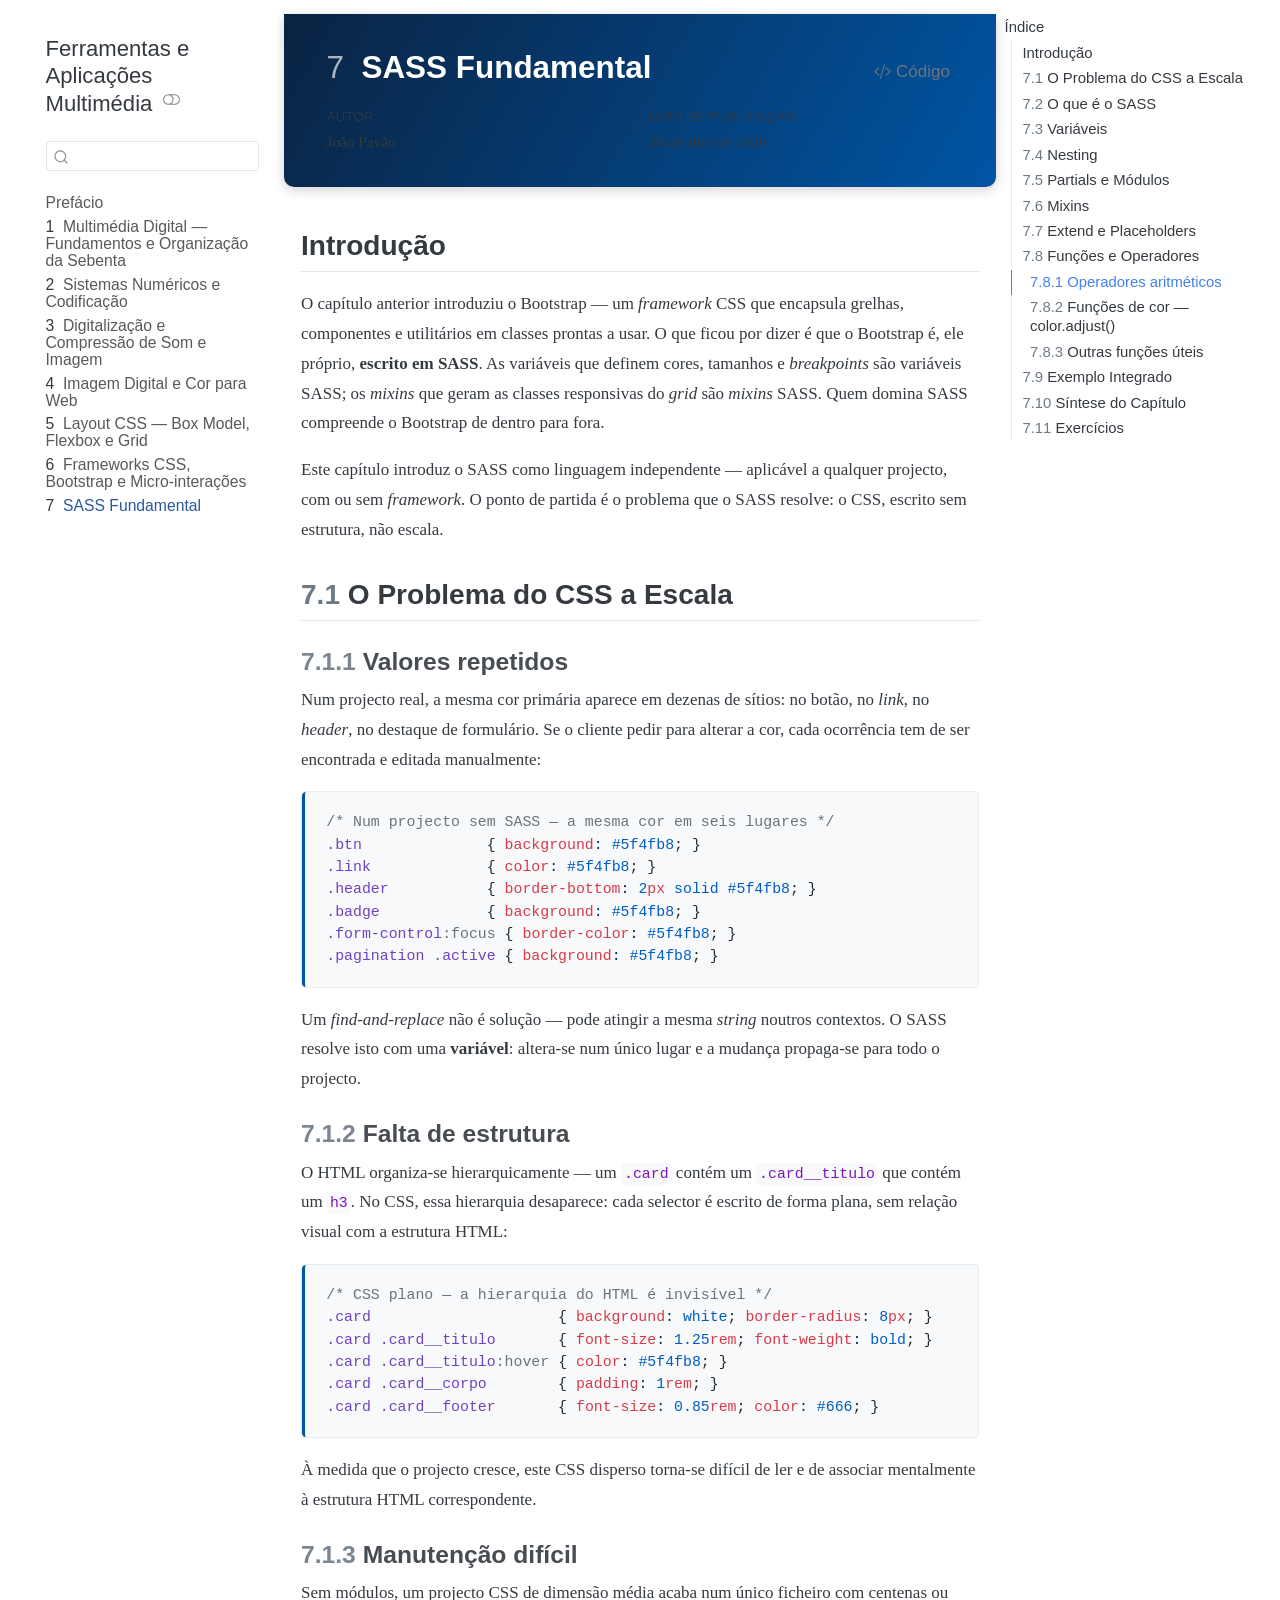
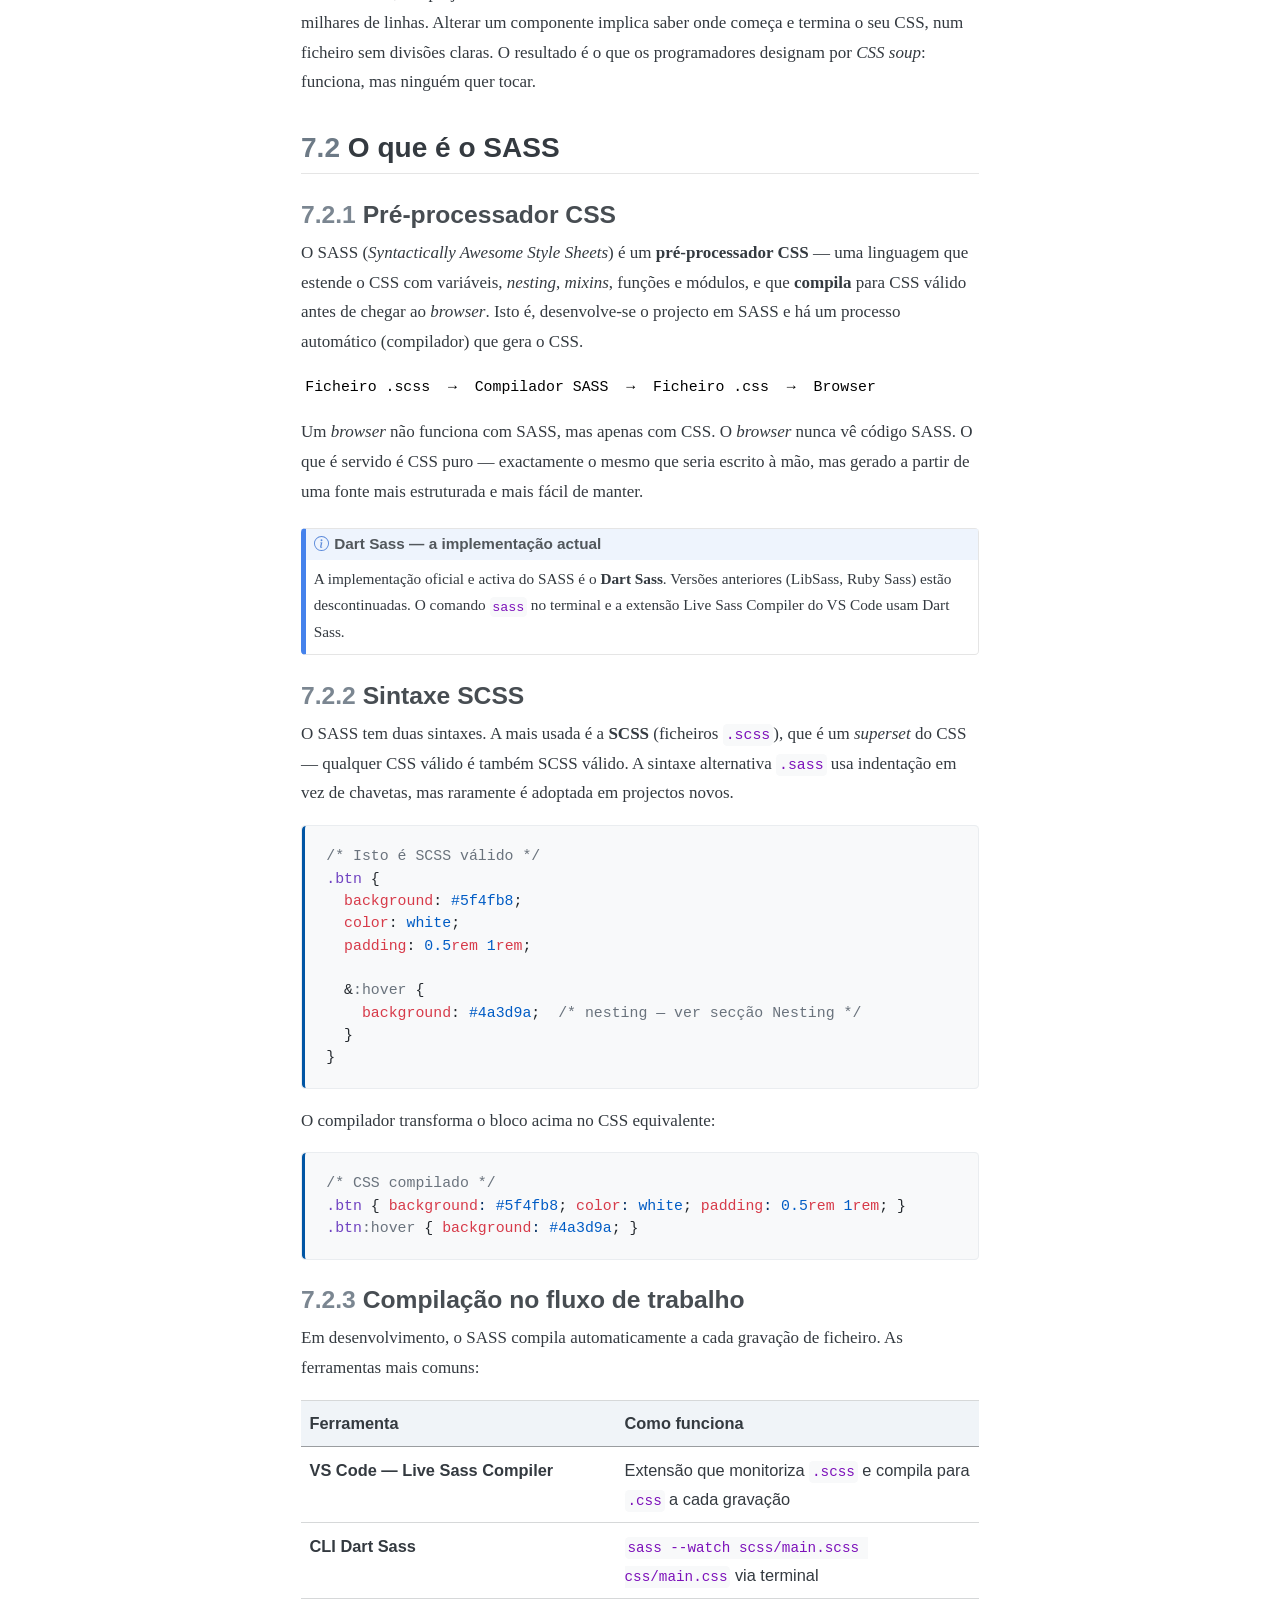
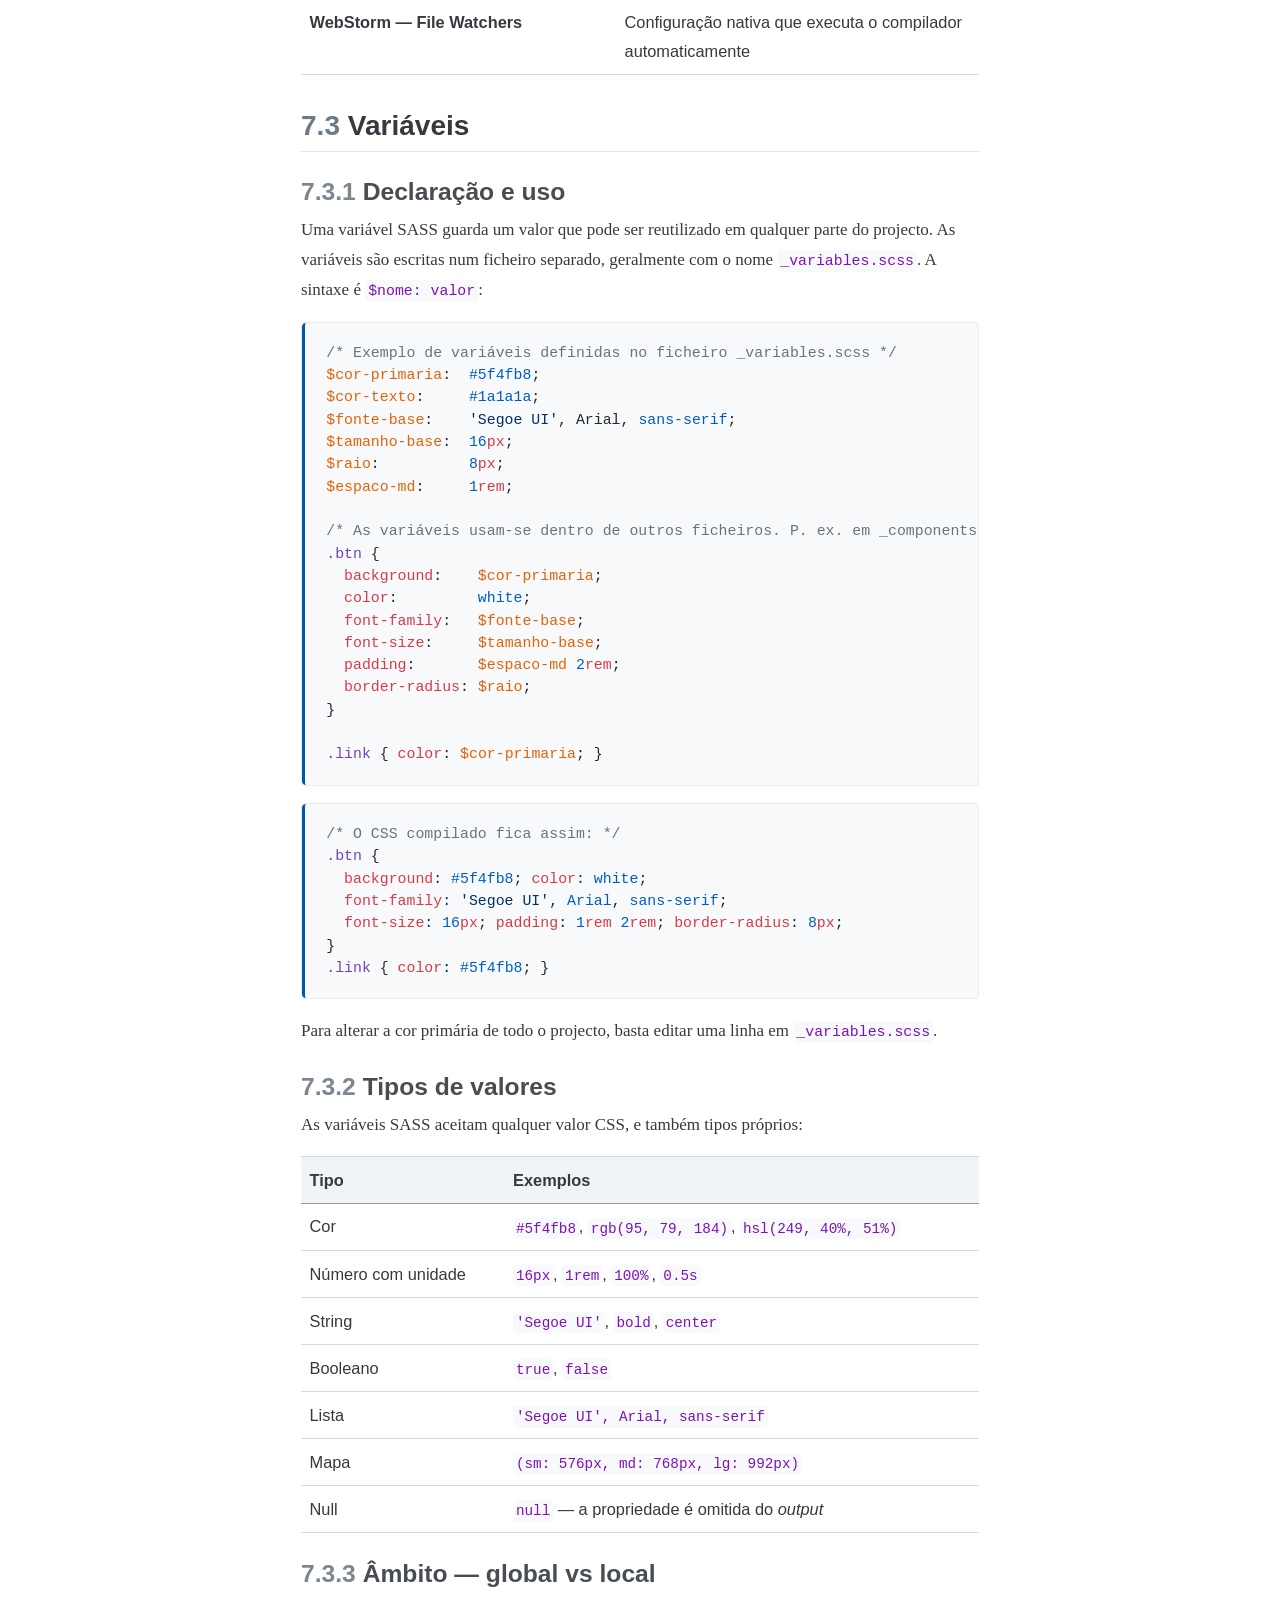
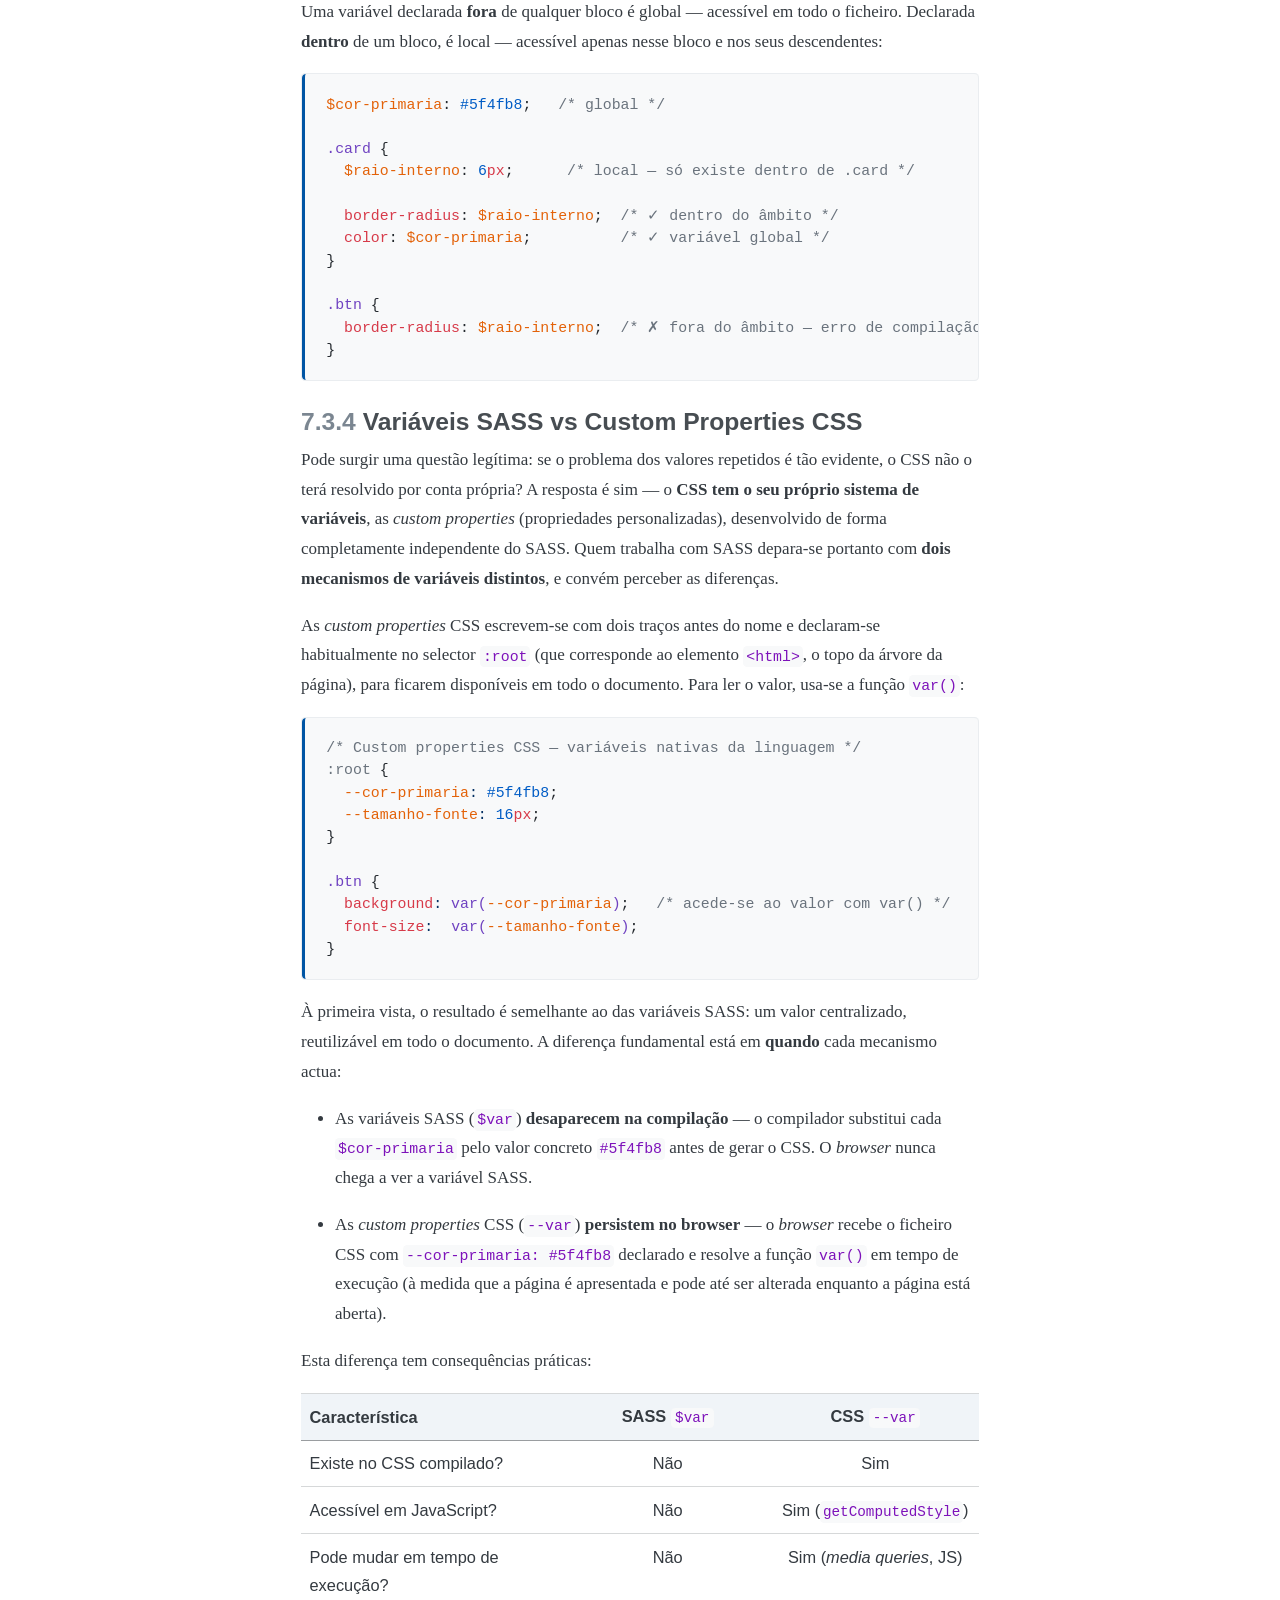
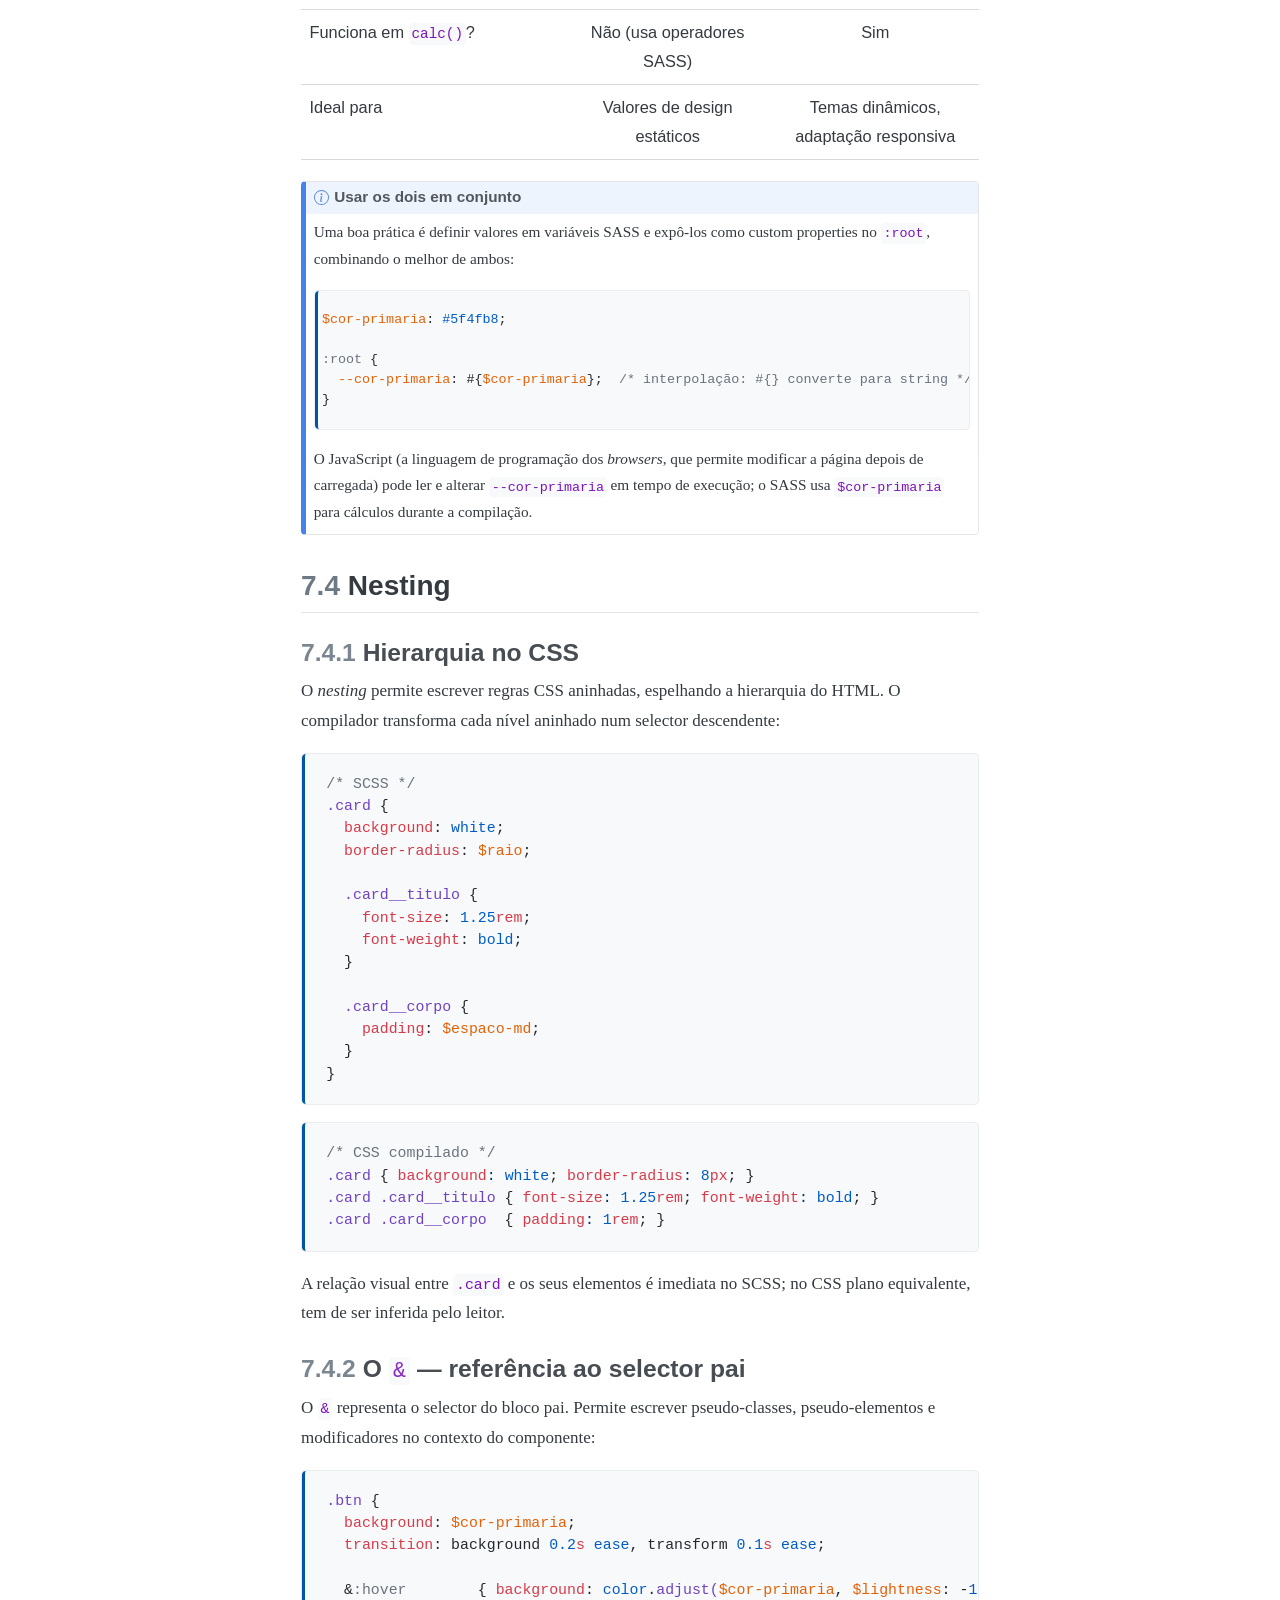
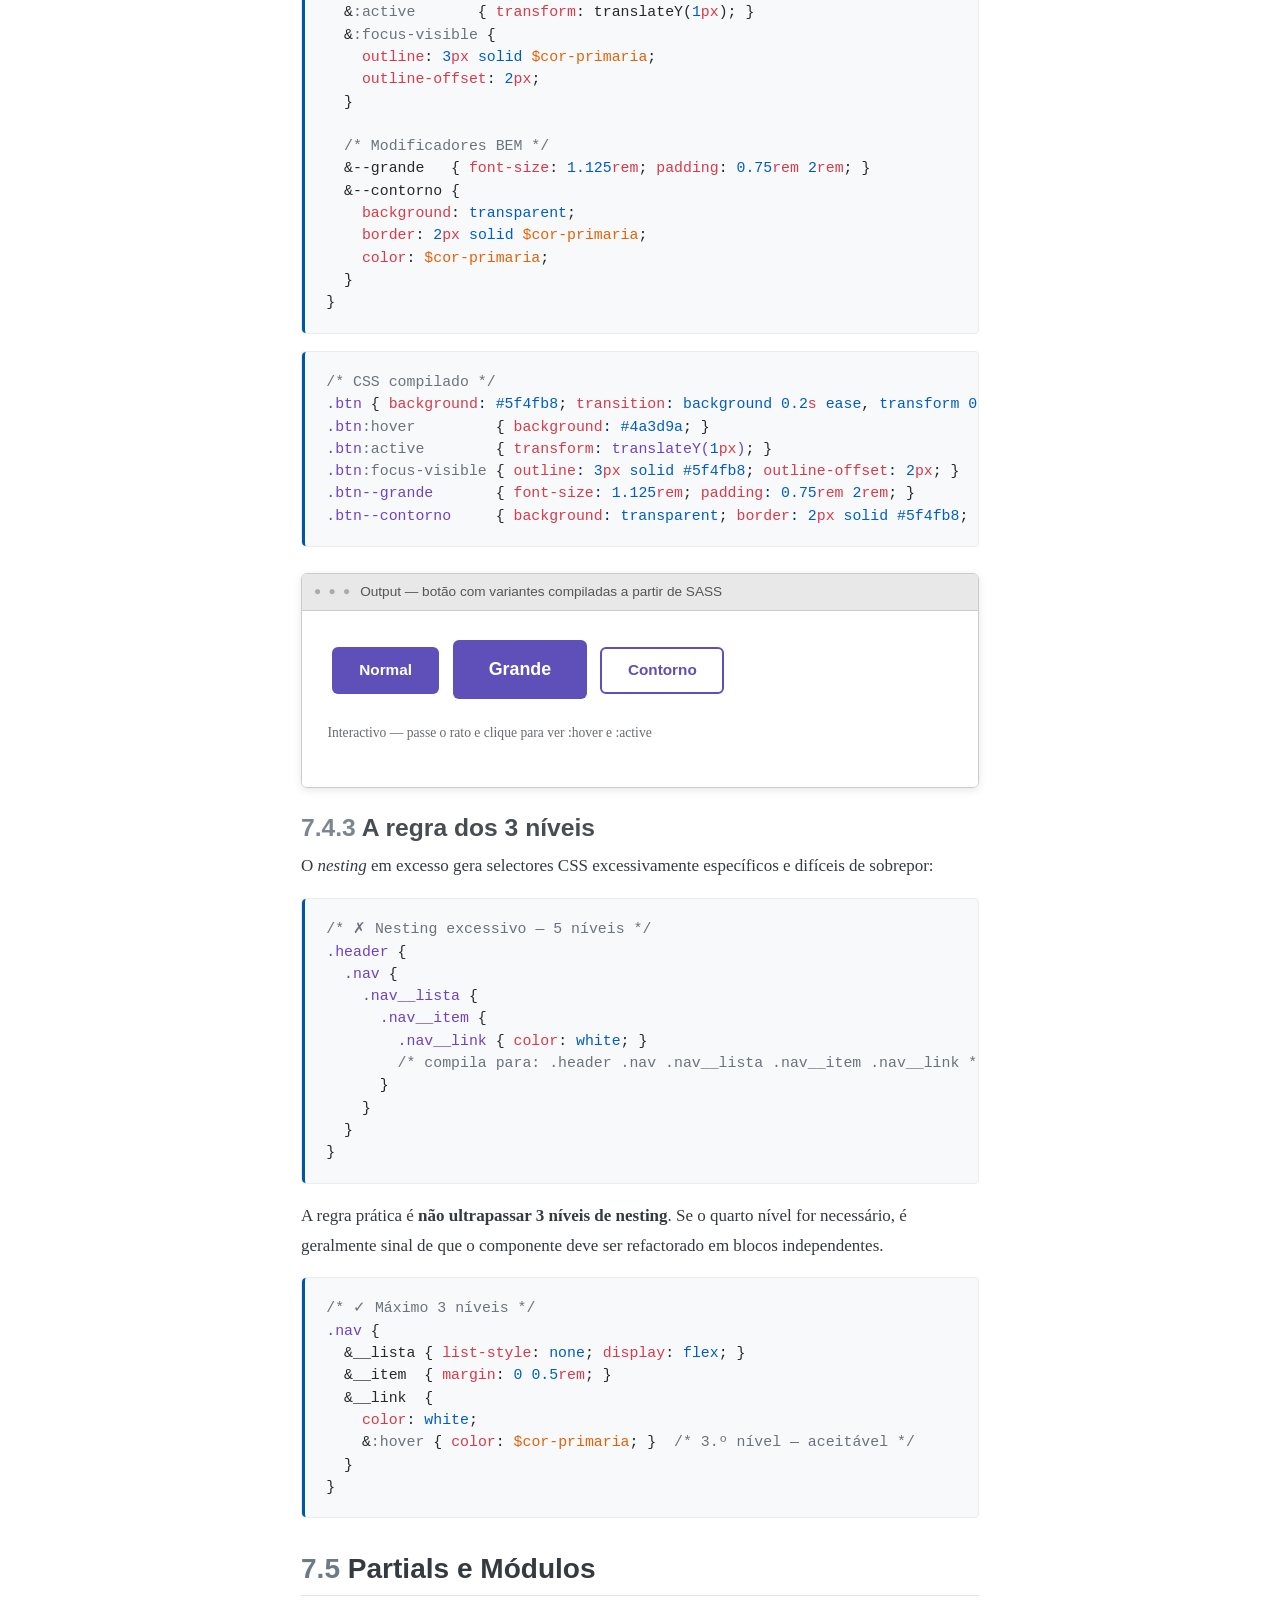
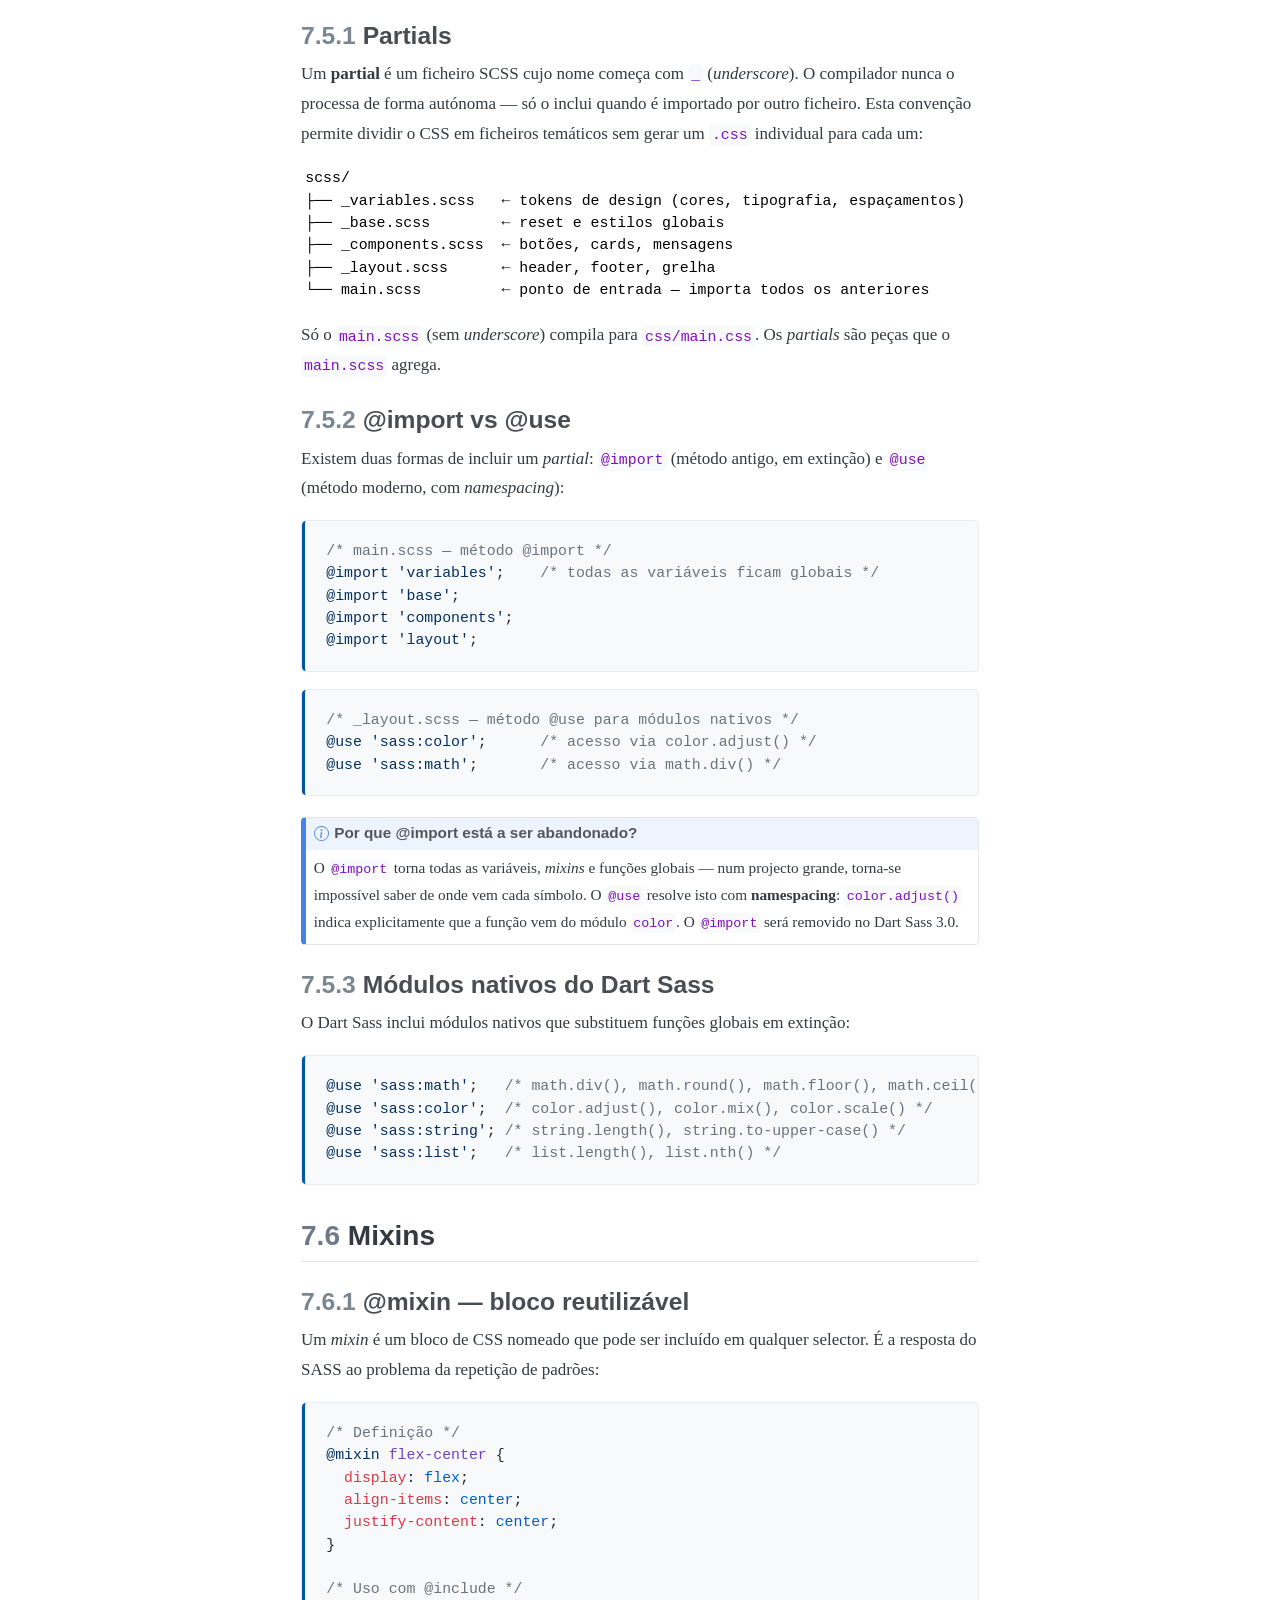
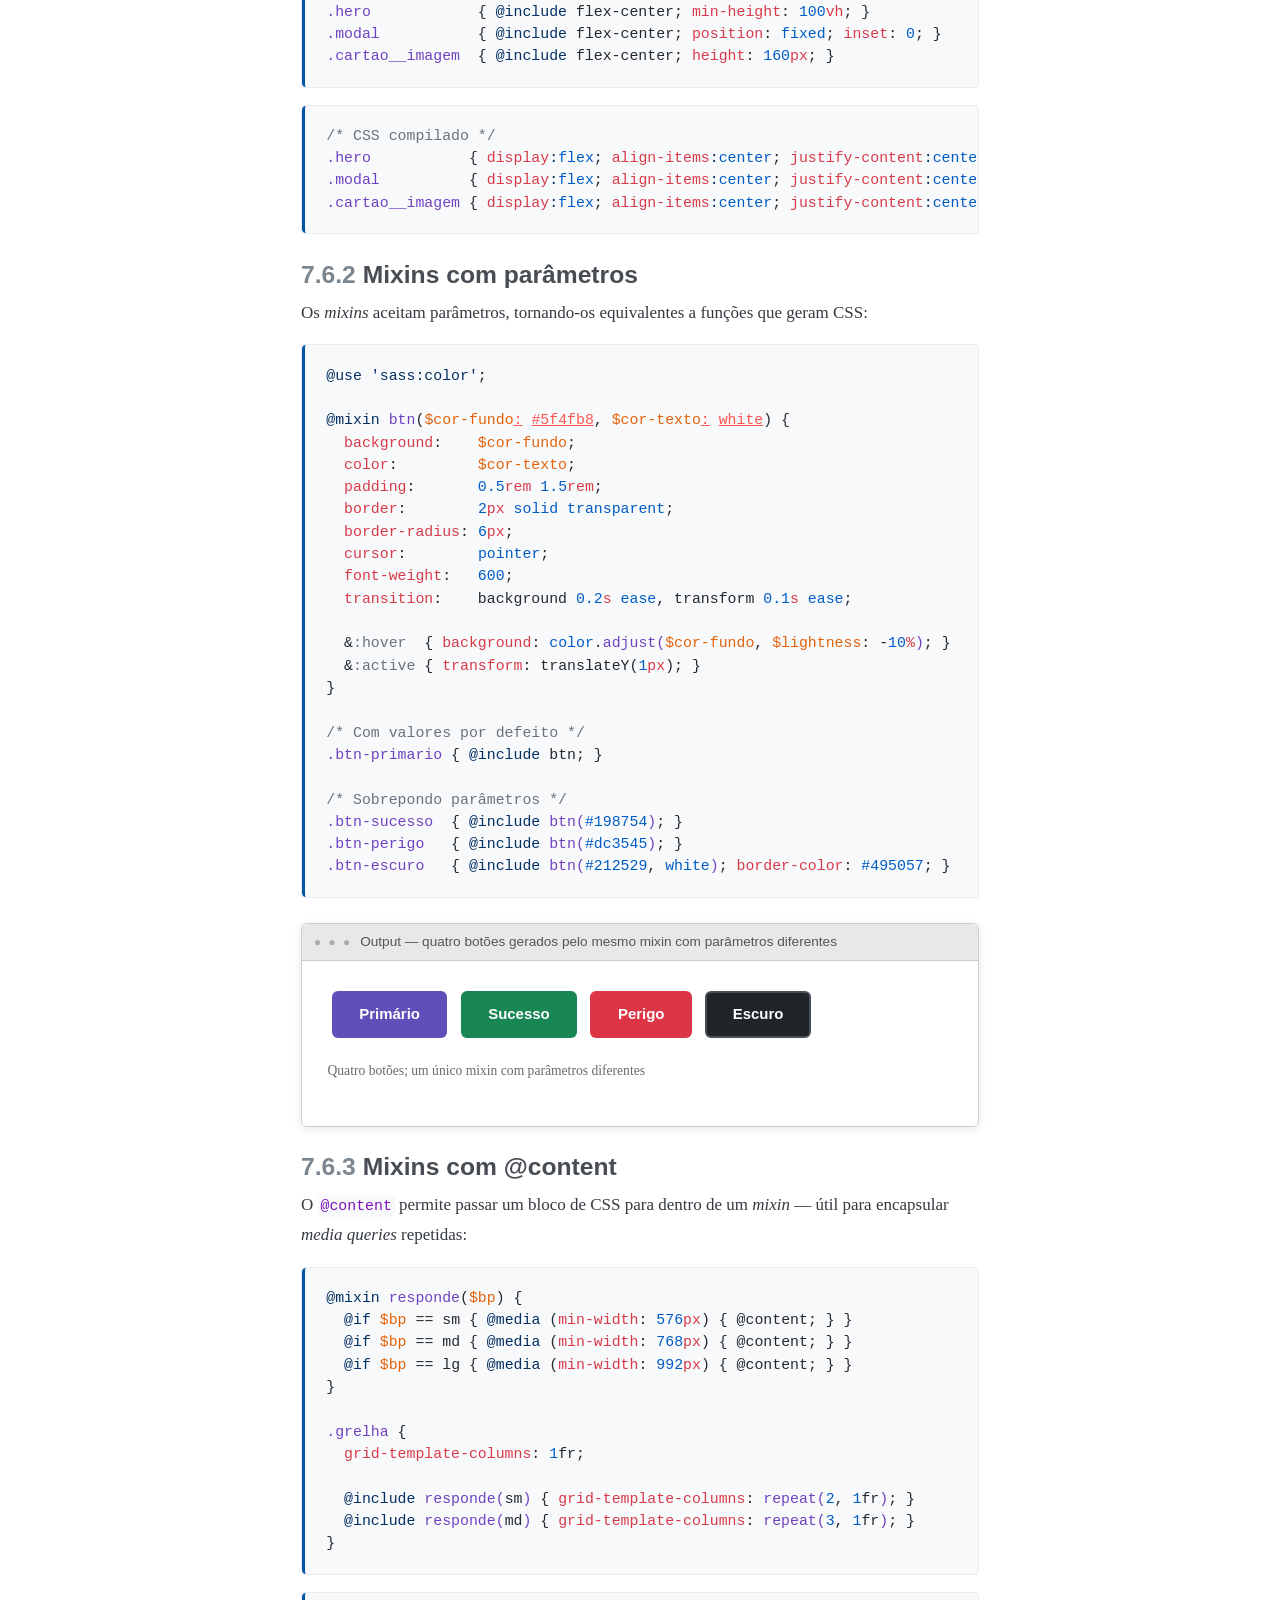
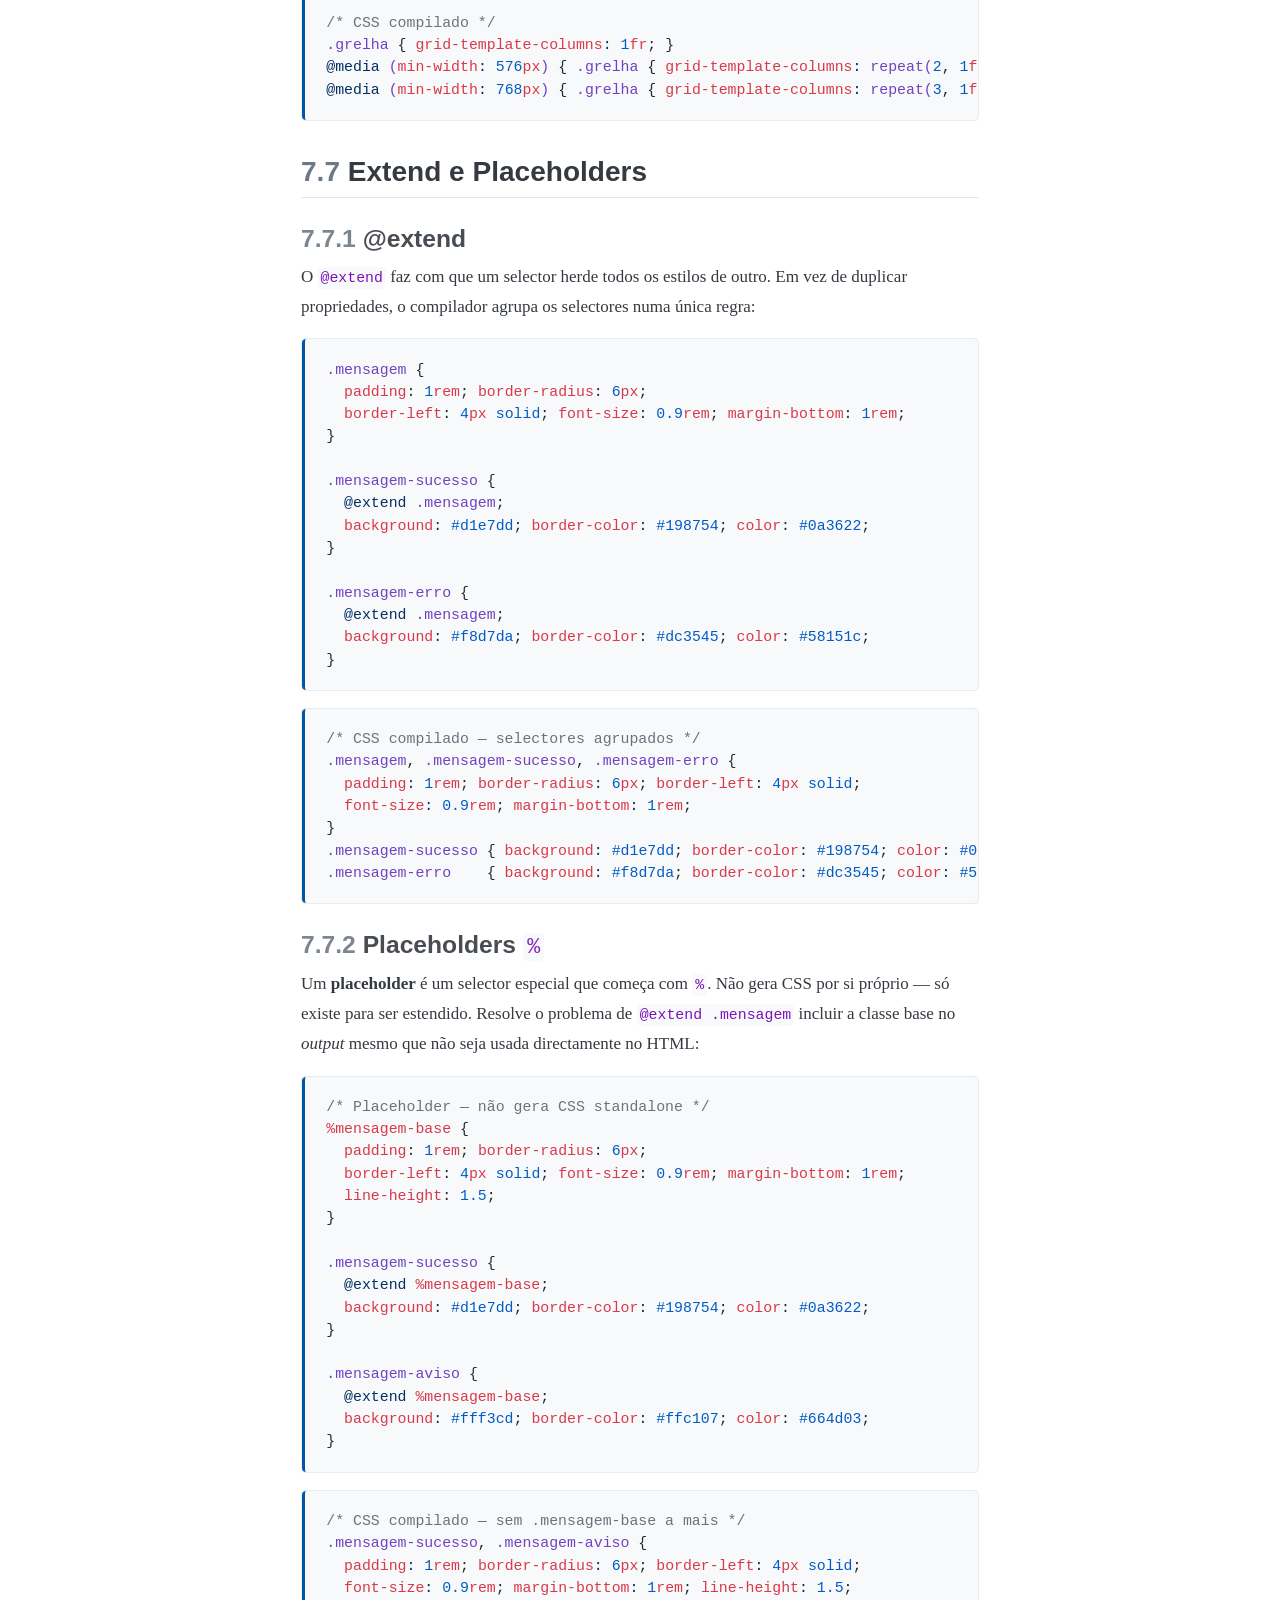
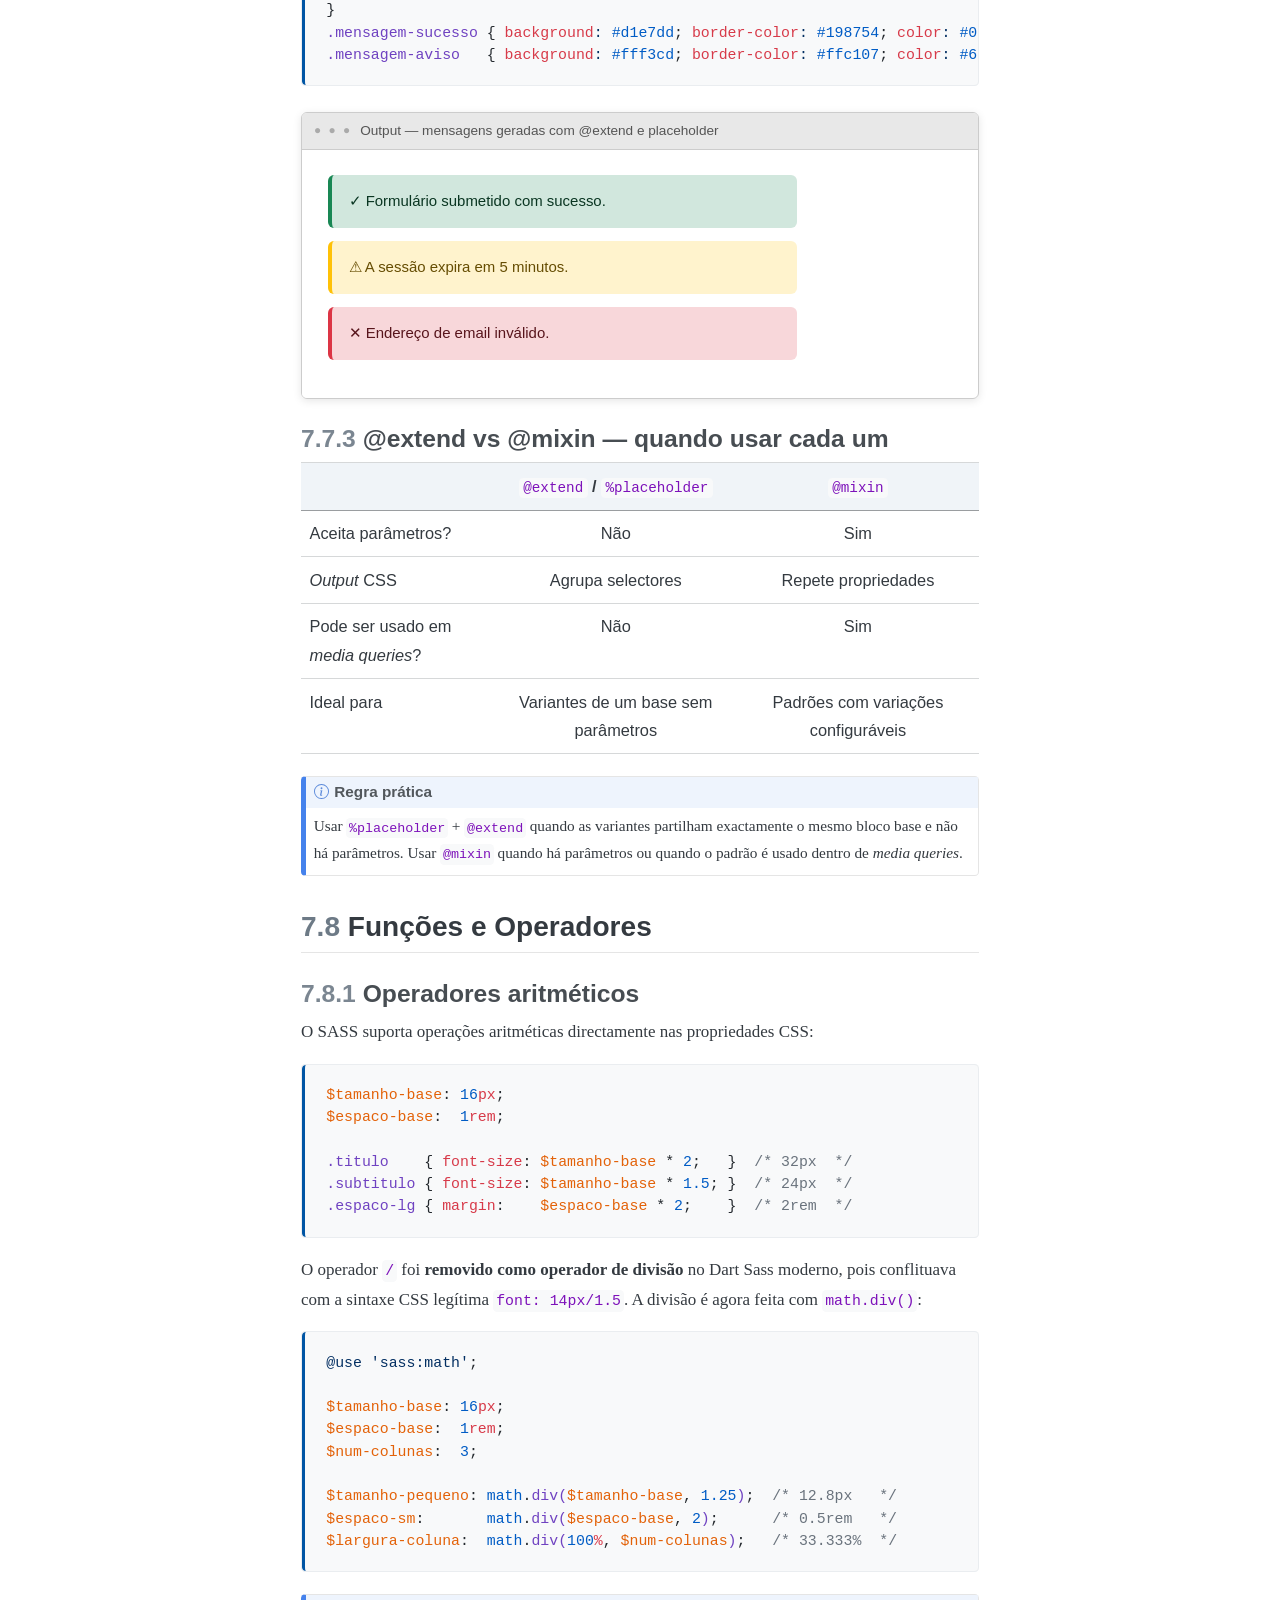
<file: docs/capitulos/cap07.html>
<!DOCTYPE html>
<html xmlns="http://www.w3.org/1999/xhtml" lang="pt-PT" xml:lang="pt-PT"><head>

<meta charset="utf-8">
<meta name="generator" content="quarto-1.6.42">

<meta name="viewport" content="width=device-width, initial-scale=1.0, user-scalable=yes">

<meta name="author" content="João Pavão">

<title>7&nbsp; SASS Fundamental – Ferramentas e Aplicações Multimédia</title>
<style>
code{white-space: pre-wrap;}
span.smallcaps{font-variant: small-caps;}
div.columns{display: flex; gap: min(4vw, 1.5em);}
div.column{flex: auto; overflow-x: auto;}
div.hanging-indent{margin-left: 1.5em; text-indent: -1.5em;}
ul.task-list{list-style: none;}
ul.task-list li input[type="checkbox"] {
  width: 0.8em;
  margin: 0 0.8em 0.2em -1em; /* quarto-specific, see https://github.com/quarto-dev/quarto-cli/issues/4556 */ 
  vertical-align: middle;
}
/* CSS for syntax highlighting */
pre > code.sourceCode { white-space: pre; position: relative; }
pre > code.sourceCode > span { line-height: 1.25; }
pre > code.sourceCode > span:empty { height: 1.2em; }
.sourceCode { overflow: visible; }
code.sourceCode > span { color: inherit; text-decoration: inherit; }
div.sourceCode { margin: 1em 0; }
pre.sourceCode { margin: 0; }
@media screen {
div.sourceCode { overflow: auto; }
}
@media print {
pre > code.sourceCode { white-space: pre-wrap; }
pre > code.sourceCode > span { display: inline-block; text-indent: -5em; padding-left: 5em; }
}
pre.numberSource code
  { counter-reset: source-line 0; }
pre.numberSource code > span
  { position: relative; left: -4em; counter-increment: source-line; }
pre.numberSource code > span > a:first-child::before
  { content: counter(source-line);
    position: relative; left: -1em; text-align: right; vertical-align: baseline;
    border: none; display: inline-block;
    -webkit-touch-callout: none; -webkit-user-select: none;
    -khtml-user-select: none; -moz-user-select: none;
    -ms-user-select: none; user-select: none;
    padding: 0 4px; width: 4em;
  }
pre.numberSource { margin-left: 3em;  padding-left: 4px; }
div.sourceCode
  {   }
@media screen {
pre > code.sourceCode > span > a:first-child::before { text-decoration: underline; }
}
</style>


<script src="../site_libs/quarto-nav/quarto-nav.js"></script>
<script src="../site_libs/quarto-nav/headroom.min.js"></script>
<script src="../site_libs/clipboard/clipboard.min.js"></script>
<script src="../site_libs/quarto-search/autocomplete.umd.js"></script>
<script src="../site_libs/quarto-search/fuse.min.js"></script>
<script src="../site_libs/quarto-search/quarto-search.js"></script>
<meta name="quarto:offset" content="../">
<link href="../capitulos/cap06.html" rel="prev">
<script src="../site_libs/quarto-html/quarto.js"></script>
<script src="../site_libs/quarto-html/popper.min.js"></script>
<script src="../site_libs/quarto-html/tippy.umd.min.js"></script>
<script src="../site_libs/quarto-html/anchor.min.js"></script>
<link href="../site_libs/quarto-html/tippy.css" rel="stylesheet">
<link href="../site_libs/quarto-html/quarto-syntax-highlighting-de84f8d6bb715db06a919283c2d1e787.css" rel="stylesheet" class="quarto-color-scheme" id="quarto-text-highlighting-styles">
<link href="../site_libs/quarto-html/quarto-syntax-highlighting-dark-9a023c9ade86a60361e96e3e3f11bc54.css" rel="prefetch" class="quarto-color-scheme quarto-color-alternate" id="quarto-text-highlighting-styles">
<script src="../site_libs/bootstrap/bootstrap.min.js"></script>
<link href="../site_libs/bootstrap/bootstrap-icons.css" rel="stylesheet">
<link href="../site_libs/bootstrap/bootstrap-61bc4ac84974e0785b3107ee93e74bfb.min.css" rel="stylesheet" append-hash="true" class="quarto-color-scheme" id="quarto-bootstrap" data-mode="light">
<link href="../site_libs/bootstrap/bootstrap-dark-bc9f1d3aef906c45e091843ae87821a0.min.css" rel="prefetch" append-hash="true" class="quarto-color-scheme quarto-color-alternate" id="quarto-bootstrap" data-mode="dark">
<script id="quarto-search-options" type="application/json">{
  "location": "sidebar",
  "copy-button": false,
  "collapse-after": 3,
  "panel-placement": "start",
  "type": "textbox",
  "limit": 50,
  "keyboard-shortcut": [
    "f",
    "/",
    "s"
  ],
  "show-item-context": false,
  "language": {
    "search-no-results-text": "Nenhum resultado",
    "search-matching-documents-text": "documentos correspondentes",
    "search-copy-link-title": "Copiar link para a busca",
    "search-hide-matches-text": "Esconder correspondências adicionais",
    "search-more-match-text": "mais correspondência neste documento",
    "search-more-matches-text": "mais correspondências neste documento",
    "search-clear-button-title": "Limpar",
    "search-text-placeholder": "",
    "search-detached-cancel-button-title": "Cancelar",
    "search-submit-button-title": "Enviar",
    "search-label": "Procurar"
  }
}</script>
<style>html{ scroll-behavior: smooth; }</style>


<link rel="stylesheet" href="../assets/css/custom.css">
</head>

<body class="nav-sidebar floating">

<div id="quarto-search-results"></div>
  <header id="quarto-header" class="headroom fixed-top">
  <nav class="quarto-secondary-nav">
    <div class="container-fluid d-flex">
      <button type="button" class="quarto-btn-toggle btn" data-bs-toggle="collapse" role="button" data-bs-target=".quarto-sidebar-collapse-item" aria-controls="quarto-sidebar" aria-expanded="false" aria-label="Alternar barra lateral" onclick="if (window.quartoToggleHeadroom) { window.quartoToggleHeadroom(); }">
        <i class="bi bi-layout-text-sidebar-reverse"></i>
      </button>
        <nav class="quarto-page-breadcrumbs" aria-label="breadcrumb"><ol class="breadcrumb"><li class="breadcrumb-item"><a href="../capitulos/cap07.html"><span class="chapter-number">7</span>&nbsp; <span class="chapter-title">SASS Fundamental</span></a></li></ol></nav>
        <a class="flex-grow-1" role="navigation" data-bs-toggle="collapse" data-bs-target=".quarto-sidebar-collapse-item" aria-controls="quarto-sidebar" aria-expanded="false" aria-label="Alternar barra lateral" onclick="if (window.quartoToggleHeadroom) { window.quartoToggleHeadroom(); }">      
        </a>
      <button type="button" class="btn quarto-search-button" aria-label="Procurar" onclick="window.quartoOpenSearch();">
        <i class="bi bi-search"></i>
      </button>
    </div>
  </nav>
</header>
<!-- content -->
<div id="quarto-content" class="quarto-container page-columns page-rows-contents page-layout-article">
<!-- sidebar -->
  <nav id="quarto-sidebar" class="sidebar collapse collapse-horizontal quarto-sidebar-collapse-item sidebar-navigation floating overflow-auto">
    <div class="pt-lg-2 mt-2 text-left sidebar-header">
    <div class="sidebar-title mb-0 py-0">
      <a href="../">Ferramentas e Aplicações Multimédia</a> 
        <div class="sidebar-tools-main">
  <a href="" class="quarto-color-scheme-toggle quarto-navigation-tool  px-1" onclick="window.quartoToggleColorScheme(); return false;" title="Alternar modo escuro"><i class="bi"></i></a>
</div>
    </div>
      </div>
        <div class="mt-2 flex-shrink-0 align-items-center">
        <div class="sidebar-search">
        <div id="quarto-search" class="" title="Procurar"></div>
        </div>
        </div>
    <div class="sidebar-menu-container"> 
    <ul class="list-unstyled mt-1">
        <li class="sidebar-item">
  <div class="sidebar-item-container"> 
  <a href="../index.html" class="sidebar-item-text sidebar-link">
 <span class="menu-text">Prefácio</span></a>
  </div>
</li>
        <li class="sidebar-item">
  <div class="sidebar-item-container"> 
  <a href="../capitulos/cap01.html" class="sidebar-item-text sidebar-link">
 <span class="menu-text"><span class="chapter-number">1</span>&nbsp; <span class="chapter-title">Multimédia Digital — Fundamentos e Organização da Sebenta</span></span></a>
  </div>
</li>
        <li class="sidebar-item">
  <div class="sidebar-item-container"> 
  <a href="../capitulos/cap02.html" class="sidebar-item-text sidebar-link">
 <span class="menu-text"><span class="chapter-number">2</span>&nbsp; <span class="chapter-title">Sistemas Numéricos e Codificação</span></span></a>
  </div>
</li>
        <li class="sidebar-item">
  <div class="sidebar-item-container"> 
  <a href="../capitulos/cap03.html" class="sidebar-item-text sidebar-link">
 <span class="menu-text"><span class="chapter-number">3</span>&nbsp; <span class="chapter-title">Digitalização e Compressão de Som e Imagem</span></span></a>
  </div>
</li>
        <li class="sidebar-item">
  <div class="sidebar-item-container"> 
  <a href="../capitulos/cap04.html" class="sidebar-item-text sidebar-link">
 <span class="menu-text"><span class="chapter-number">4</span>&nbsp; <span class="chapter-title">Imagem Digital e Cor para Web</span></span></a>
  </div>
</li>
        <li class="sidebar-item">
  <div class="sidebar-item-container"> 
  <a href="../capitulos/cap05.html" class="sidebar-item-text sidebar-link">
 <span class="menu-text"><span class="chapter-number">5</span>&nbsp; <span class="chapter-title">Layout CSS — Box Model, Flexbox e Grid</span></span></a>
  </div>
</li>
        <li class="sidebar-item">
  <div class="sidebar-item-container"> 
  <a href="../capitulos/cap06.html" class="sidebar-item-text sidebar-link">
 <span class="menu-text"><span class="chapter-number">6</span>&nbsp; <span class="chapter-title">Frameworks CSS, Bootstrap e Micro-interações</span></span></a>
  </div>
</li>
        <li class="sidebar-item">
  <div class="sidebar-item-container"> 
  <a href="../capitulos/cap07.html" class="sidebar-item-text sidebar-link active">
 <span class="menu-text"><span class="chapter-number">7</span>&nbsp; <span class="chapter-title">SASS Fundamental</span></span></a>
  </div>
</li>
    </ul>
    </div>
</nav>
<div id="quarto-sidebar-glass" class="quarto-sidebar-collapse-item" data-bs-toggle="collapse" data-bs-target=".quarto-sidebar-collapse-item"></div>
<!-- margin-sidebar -->
    <div id="quarto-margin-sidebar" class="sidebar margin-sidebar">
        <nav id="TOC" role="doc-toc" class="toc-active">
    <h2 id="toc-title">Índice</h2>
   
  <ul>
  <li><a href="#sec-07-intro" id="toc-sec-07-intro" class="nav-link active" data-scroll-target="#sec-07-intro">Introdução</a></li>
  <li><a href="#sec-07-problema" id="toc-sec-07-problema" class="nav-link" data-scroll-target="#sec-07-problema"><span class="header-section-number">7.1</span> O Problema do CSS a Escala</a>
  <ul class="collapse">
  <li><a href="#sec-07-problema-valores" id="toc-sec-07-problema-valores" class="nav-link" data-scroll-target="#sec-07-problema-valores"><span class="header-section-number">7.1.1</span> Valores repetidos</a></li>
  <li><a href="#sec-07-problema-estrutura" id="toc-sec-07-problema-estrutura" class="nav-link" data-scroll-target="#sec-07-problema-estrutura"><span class="header-section-number">7.1.2</span> Falta de estrutura</a></li>
  <li><a href="#sec-07-problema-manutencao" id="toc-sec-07-problema-manutencao" class="nav-link" data-scroll-target="#sec-07-problema-manutencao"><span class="header-section-number">7.1.3</span> Manutenção difícil</a></li>
  </ul></li>
  <li><a href="#sec-07-o-que-e" id="toc-sec-07-o-que-e" class="nav-link" data-scroll-target="#sec-07-o-que-e"><span class="header-section-number">7.2</span> O que é o SASS</a>
  <ul class="collapse">
  <li><a href="#sec-07-preprocessador" id="toc-sec-07-preprocessador" class="nav-link" data-scroll-target="#sec-07-preprocessador"><span class="header-section-number">7.2.1</span> Pré-processador CSS</a></li>
  <li><a href="#sec-07-sintaxe" id="toc-sec-07-sintaxe" class="nav-link" data-scroll-target="#sec-07-sintaxe"><span class="header-section-number">7.2.2</span> Sintaxe SCSS</a></li>
  <li><a href="#sec-07-compilacao" id="toc-sec-07-compilacao" class="nav-link" data-scroll-target="#sec-07-compilacao"><span class="header-section-number">7.2.3</span> Compilação no fluxo de trabalho</a></li>
  </ul></li>
  <li><a href="#sec-07-variaveis" id="toc-sec-07-variaveis" class="nav-link" data-scroll-target="#sec-07-variaveis"><span class="header-section-number">7.3</span> Variáveis</a>
  <ul class="collapse">
  <li><a href="#sec-07-variaveis-declaracao" id="toc-sec-07-variaveis-declaracao" class="nav-link" data-scroll-target="#sec-07-variaveis-declaracao"><span class="header-section-number">7.3.1</span> Declaração e uso</a></li>
  <li><a href="#sec-07-variaveis-tipos" id="toc-sec-07-variaveis-tipos" class="nav-link" data-scroll-target="#sec-07-variaveis-tipos"><span class="header-section-number">7.3.2</span> Tipos de valores</a></li>
  <li><a href="#sec-07-variaveis-escopo" id="toc-sec-07-variaveis-escopo" class="nav-link" data-scroll-target="#sec-07-variaveis-escopo"><span class="header-section-number">7.3.3</span> Âmbito — global vs local</a></li>
  <li><a href="#sec-07-variaveis-vs-css" id="toc-sec-07-variaveis-vs-css" class="nav-link" data-scroll-target="#sec-07-variaveis-vs-css"><span class="header-section-number">7.3.4</span> Variáveis SASS vs Custom Properties CSS</a></li>
  </ul></li>
  <li><a href="#sec-07-nesting" id="toc-sec-07-nesting" class="nav-link" data-scroll-target="#sec-07-nesting"><span class="header-section-number">7.4</span> Nesting</a>
  <ul class="collapse">
  <li><a href="#sec-07-nesting-hierarquia" id="toc-sec-07-nesting-hierarquia" class="nav-link" data-scroll-target="#sec-07-nesting-hierarquia"><span class="header-section-number">7.4.1</span> Hierarquia no CSS</a></li>
  <li><a href="#sec-07-nesting-e" id="toc-sec-07-nesting-e" class="nav-link" data-scroll-target="#sec-07-nesting-e"><span class="header-section-number">7.4.2</span> O <code>&amp;</code> — referência ao selector pai</a></li>
  <li><a href="#sec-07-nesting-regra" id="toc-sec-07-nesting-regra" class="nav-link" data-scroll-target="#sec-07-nesting-regra"><span class="header-section-number">7.4.3</span> A regra dos 3 níveis</a></li>
  </ul></li>
  <li><a href="#sec-07-partials" id="toc-sec-07-partials" class="nav-link" data-scroll-target="#sec-07-partials"><span class="header-section-number">7.5</span> Partials e Módulos</a>
  <ul class="collapse">
  <li><a href="#sec-07-partials-def" id="toc-sec-07-partials-def" class="nav-link" data-scroll-target="#sec-07-partials-def"><span class="header-section-number">7.5.1</span> Partials</a></li>
  <li><a href="#sec-07-partials-import-use" id="toc-sec-07-partials-import-use" class="nav-link" data-scroll-target="#sec-07-partials-import-use"><span class="header-section-number">7.5.2</span> <span class="citation" data-cites="import">@import</span> vs <span class="citation" data-cites="use">@use</span></a></li>
  <li><a href="#sec-07-partials-use-nativos" id="toc-sec-07-partials-use-nativos" class="nav-link" data-scroll-target="#sec-07-partials-use-nativos"><span class="header-section-number">7.5.3</span> Módulos nativos do Dart Sass</a></li>
  </ul></li>
  <li><a href="#sec-07-mixins" id="toc-sec-07-mixins" class="nav-link" data-scroll-target="#sec-07-mixins"><span class="header-section-number">7.6</span> Mixins</a>
  <ul class="collapse">
  <li><a href="#sec-07-mixins-def" id="toc-sec-07-mixins-def" class="nav-link" data-scroll-target="#sec-07-mixins-def"><span class="header-section-number">7.6.1</span> <span class="citation" data-cites="mixin">@mixin</span> — bloco reutilizável</a></li>
  <li><a href="#sec-07-mixins-params" id="toc-sec-07-mixins-params" class="nav-link" data-scroll-target="#sec-07-mixins-params"><span class="header-section-number">7.6.2</span> Mixins com parâmetros</a></li>
  <li><a href="#sec-07-mixins-content" id="toc-sec-07-mixins-content" class="nav-link" data-scroll-target="#sec-07-mixins-content"><span class="header-section-number">7.6.3</span> Mixins com <span class="citation" data-cites="content">@content</span></a></li>
  </ul></li>
  <li><a href="#sec-07-extend" id="toc-sec-07-extend" class="nav-link" data-scroll-target="#sec-07-extend"><span class="header-section-number">7.7</span> Extend e Placeholders</a>
  <ul class="collapse">
  <li><a href="#sec-07-extend-def" id="toc-sec-07-extend-def" class="nav-link" data-scroll-target="#sec-07-extend-def"><span class="header-section-number">7.7.1</span> <span class="citation" data-cites="extend">@extend</span></a></li>
  <li><a href="#sec-07-extend-placeholder" id="toc-sec-07-extend-placeholder" class="nav-link" data-scroll-target="#sec-07-extend-placeholder"><span class="header-section-number">7.7.2</span> Placeholders <code>%</code></a></li>
  <li><a href="#sec-07-extend-vs-mixin" id="toc-sec-07-extend-vs-mixin" class="nav-link" data-scroll-target="#sec-07-extend-vs-mixin"><span class="header-section-number">7.7.3</span> <span class="citation" data-cites="extend">@extend</span> vs <span class="citation" data-cites="mixin">@mixin</span> — quando usar cada um</a></li>
  </ul></li>
  <li><a href="#sec-07-funcoes" id="toc-sec-07-funcoes" class="nav-link" data-scroll-target="#sec-07-funcoes"><span class="header-section-number">7.8</span> Funções e Operadores</a>
  <ul class="collapse">
  <li><a href="#sec-07-funcoes-aritmetica" id="toc-sec-07-funcoes-aritmetica" class="nav-link" data-scroll-target="#sec-07-funcoes-aritmetica"><span class="header-section-number">7.8.1</span> Operadores aritméticos</a></li>
  <li><a href="#sec-07-funcoes-cor" id="toc-sec-07-funcoes-cor" class="nav-link" data-scroll-target="#sec-07-funcoes-cor"><span class="header-section-number">7.8.2</span> Funções de cor — color.adjust()</a></li>
  <li><a href="#sec-07-funcoes-outras" id="toc-sec-07-funcoes-outras" class="nav-link" data-scroll-target="#sec-07-funcoes-outras"><span class="header-section-number">7.8.3</span> Outras funções úteis</a></li>
  </ul></li>
  <li><a href="#sec-07-exemplo" id="toc-sec-07-exemplo" class="nav-link" data-scroll-target="#sec-07-exemplo"><span class="header-section-number">7.9</span> Exemplo Integrado</a>
  <ul class="collapse">
  <li><a href="#sec-07-exemplo-estrutura" id="toc-sec-07-exemplo-estrutura" class="nav-link" data-scroll-target="#sec-07-exemplo-estrutura"><span class="header-section-number">7.9.1</span> Estrutura do projecto</a></li>
  <li><a href="#variables.scss-base-de-tudo-sec-07-exemplo-variables" id="toc-variables.scss-base-de-tudo-sec-07-exemplo-variables" class="nav-link" data-scroll-target="#variables.scss-base-de-tudo-sec-07-exemplo-variables"><span class="header-section-number">7.9.2</span> _variables.scss — base de tudo {#sec-07-exemplo-variables}</a></li>
  <li><a href="#components.scss-mixin-e-placeholder-em-acção-sec-07-exemplo-components" id="toc-components.scss-mixin-e-placeholder-em-acção-sec-07-exemplo-components" class="nav-link" data-scroll-target="#components.scss-mixin-e-placeholder-em-acção-sec-07-exemplo-components"><span class="header-section-number">7.9.3</span> _components.scss — mixin e placeholder em acção {#sec-07-exemplo-components}</a></li>
  <li><a href="#layout.scss-grelha-responsiva-sec-07-exemplo-layout" id="toc-layout.scss-grelha-responsiva-sec-07-exemplo-layout" class="nav-link" data-scroll-target="#layout.scss-grelha-responsiva-sec-07-exemplo-layout"><span class="header-section-number">7.9.4</span> _layout.scss — grelha responsiva {#sec-07-exemplo-layout}</a></li>
  </ul></li>
  <li><a href="#sec-07-sintese" id="toc-sec-07-sintese" class="nav-link" data-scroll-target="#sec-07-sintese"><span class="header-section-number">7.10</span> Síntese do Capítulo</a></li>
  <li><a href="#sec-07-exercicios" id="toc-sec-07-exercicios" class="nav-link" data-scroll-target="#sec-07-exercicios"><span class="header-section-number">7.11</span> Exercícios</a></li>
  </ul>
</nav>
    </div>
<!-- main -->
<main class="content" id="quarto-document-content">

<header id="title-block-header" class="quarto-title-block default">
<div class="quarto-title">
<div class="quarto-title-block"><div><h1 class="title"><span class="chapter-number">7</span>&nbsp; <span class="chapter-title">SASS Fundamental</span></h1><button type="button" class="btn code-tools-button" id="quarto-code-tools-source"><i class="bi"></i> Código</button></div></div>
</div>



<div class="quarto-title-meta">

    <div>
    <div class="quarto-title-meta-heading">Autor</div>
    <div class="quarto-title-meta-contents">
             <p>João Pavão </p>
          </div>
  </div>
    
    <div>
    <div class="quarto-title-meta-heading">Data de Publicação</div>
    <div class="quarto-title-meta-contents">
      <p class="date">26 de abril de 2026</p>
    </div>
  </div>
  
    
  </div>
  


</header>


<section id="sec-07-intro" class="level2 unnumbered">
<h2 class="unnumbered anchored" data-anchor-id="sec-07-intro">Introdução</h2>
<p>O capítulo anterior introduziu o Bootstrap — um <em>framework</em> CSS que encapsula grelhas, componentes e utilitários em classes prontas a usar. O que ficou por dizer é que o Bootstrap é, ele próprio, <strong>escrito em SASS</strong>. As variáveis que definem cores, tamanhos e <em>breakpoints</em> são variáveis SASS; os <em>mixins</em> que geram as classes responsivas do <em>grid</em> são <em>mixins</em> SASS. Quem domina SASS compreende o Bootstrap de dentro para fora.</p>
<p>Este capítulo introduz o SASS como linguagem independente — aplicável a qualquer projecto, com ou sem <em>framework</em>. O ponto de partida é o problema que o SASS resolve: o CSS, escrito sem estrutura, não escala.</p>
</section>
<section id="sec-07-problema" class="level2" data-number="7.1">
<h2 data-number="7.1" class="anchored" data-anchor-id="sec-07-problema"><span class="header-section-number">7.1</span> O Problema do CSS a Escala</h2>
<section id="sec-07-problema-valores" class="level3" data-number="7.1.1">
<h3 data-number="7.1.1" class="anchored" data-anchor-id="sec-07-problema-valores"><span class="header-section-number">7.1.1</span> Valores repetidos</h3>
<p>Num projecto real, a mesma cor primária aparece em dezenas de sítios: no botão, no <em>link</em>, no <em>header</em>, no destaque de formulário. Se o cliente pedir para alterar a cor, cada ocorrência tem de ser encontrada e editada manualmente:</p>
<div class="sourceCode" id="cb1"><pre class="sourceCode css code-with-copy"><code class="sourceCode css"><span id="cb1-1"><a href="#cb1-1" aria-hidden="true" tabindex="-1"></a><span class="co">/* Num projecto sem SASS — a mesma cor em seis lugares */</span></span>
<span id="cb1-2"><a href="#cb1-2" aria-hidden="true" tabindex="-1"></a><span class="fu">.btn</span>              { <span class="kw">background</span><span class="ch">:</span> <span class="cn">#5f4fb8</span><span class="op">;</span> }</span>
<span id="cb1-3"><a href="#cb1-3" aria-hidden="true" tabindex="-1"></a><span class="fu">.link</span>             { <span class="kw">color</span><span class="ch">:</span> <span class="cn">#5f4fb8</span><span class="op">;</span> }</span>
<span id="cb1-4"><a href="#cb1-4" aria-hidden="true" tabindex="-1"></a><span class="fu">.header</span>           { <span class="kw">border-bottom</span><span class="ch">:</span> <span class="dv">2</span><span class="dt">px</span> <span class="dv">solid</span> <span class="cn">#5f4fb8</span><span class="op">;</span> }</span>
<span id="cb1-5"><a href="#cb1-5" aria-hidden="true" tabindex="-1"></a><span class="fu">.badge</span>            { <span class="kw">background</span><span class="ch">:</span> <span class="cn">#5f4fb8</span><span class="op">;</span> }</span>
<span id="cb1-6"><a href="#cb1-6" aria-hidden="true" tabindex="-1"></a><span class="fu">.form-control</span><span class="in">:focus</span> { <span class="kw">border-color</span><span class="ch">:</span> <span class="cn">#5f4fb8</span><span class="op">;</span> }</span>
<span id="cb1-7"><a href="#cb1-7" aria-hidden="true" tabindex="-1"></a><span class="fu">.pagination</span> <span class="fu">.active</span> { <span class="kw">background</span><span class="ch">:</span> <span class="cn">#5f4fb8</span><span class="op">;</span> }</span></code><button title="Copiar para a área de transferência" class="code-copy-button"><i class="bi"></i></button></pre></div>
<p>Um <em>find-and-replace</em> não é solução — pode atingir a mesma <em>string</em> noutros contextos. O SASS resolve isto com uma <strong>variável</strong>: altera-se num único lugar e a mudança propaga-se para todo o projecto.</p>
</section>
<section id="sec-07-problema-estrutura" class="level3" data-number="7.1.2">
<h3 data-number="7.1.2" class="anchored" data-anchor-id="sec-07-problema-estrutura"><span class="header-section-number">7.1.2</span> Falta de estrutura</h3>
<p>O HTML organiza-se hierarquicamente — um <code>.card</code> contém um <code>.card__titulo</code> que contém um <code>h3</code>. No CSS, essa hierarquia desaparece: cada selector é escrito de forma plana, sem relação visual com a estrutura HTML:</p>
<div class="sourceCode" id="cb2"><pre class="sourceCode css code-with-copy"><code class="sourceCode css"><span id="cb2-1"><a href="#cb2-1" aria-hidden="true" tabindex="-1"></a><span class="co">/* CSS plano — a hierarquia do HTML é invisível */</span></span>
<span id="cb2-2"><a href="#cb2-2" aria-hidden="true" tabindex="-1"></a><span class="fu">.card</span>                     { <span class="kw">background</span><span class="ch">:</span> <span class="cn">white</span><span class="op">;</span> <span class="kw">border-radius</span><span class="ch">:</span> <span class="dv">8</span><span class="dt">px</span><span class="op">;</span> }</span>
<span id="cb2-3"><a href="#cb2-3" aria-hidden="true" tabindex="-1"></a><span class="fu">.card</span> <span class="fu">.card__titulo</span>       { <span class="kw">font-size</span><span class="ch">:</span> <span class="dv">1.25</span><span class="dt">rem</span><span class="op">;</span> <span class="kw">font-weight</span><span class="ch">:</span> <span class="dv">bold</span><span class="op">;</span> }</span>
<span id="cb2-4"><a href="#cb2-4" aria-hidden="true" tabindex="-1"></a><span class="fu">.card</span> <span class="fu">.card__titulo</span><span class="in">:hover</span> { <span class="kw">color</span><span class="ch">:</span> <span class="cn">#5f4fb8</span><span class="op">;</span> }</span>
<span id="cb2-5"><a href="#cb2-5" aria-hidden="true" tabindex="-1"></a><span class="fu">.card</span> <span class="fu">.card__corpo</span>        { <span class="kw">padding</span><span class="ch">:</span> <span class="dv">1</span><span class="dt">rem</span><span class="op">;</span> }</span>
<span id="cb2-6"><a href="#cb2-6" aria-hidden="true" tabindex="-1"></a><span class="fu">.card</span> <span class="fu">.card__footer</span>       { <span class="kw">font-size</span><span class="ch">:</span> <span class="dv">0.85</span><span class="dt">rem</span><span class="op">;</span> <span class="kw">color</span><span class="ch">:</span> <span class="cn">#666</span><span class="op">;</span> }</span></code><button title="Copiar para a área de transferência" class="code-copy-button"><i class="bi"></i></button></pre></div>
<p>À medida que o projecto cresce, este CSS disperso torna-se difícil de ler e de associar mentalmente à estrutura HTML correspondente.</p>
</section>
<section id="sec-07-problema-manutencao" class="level3" data-number="7.1.3">
<h3 data-number="7.1.3" class="anchored" data-anchor-id="sec-07-problema-manutencao"><span class="header-section-number">7.1.3</span> Manutenção difícil</h3>
<p>Sem módulos, um projecto CSS de dimensão média acaba num único ficheiro com centenas ou milhares de linhas. Alterar um componente implica saber onde começa e termina o seu CSS, num ficheiro sem divisões claras. O resultado é o que os programadores designam por <em>CSS soup</em>: funciona, mas ninguém quer tocar.</p>
</section>
</section>
<section id="sec-07-o-que-e" class="level2" data-number="7.2">
<h2 data-number="7.2" class="anchored" data-anchor-id="sec-07-o-que-e"><span class="header-section-number">7.2</span> O que é o SASS</h2>
<section id="sec-07-preprocessador" class="level3" data-number="7.2.1">
<h3 data-number="7.2.1" class="anchored" data-anchor-id="sec-07-preprocessador"><span class="header-section-number">7.2.1</span> Pré-processador CSS</h3>
<p>O SASS (<em>Syntactically Awesome Style Sheets</em>) é um <strong>pré-processador CSS</strong> — uma linguagem que estende o CSS com variáveis, <em>nesting</em>, <em>mixins</em>, funções e módulos, e que <strong>compila</strong> para CSS válido antes de chegar ao <em>browser</em>. Isto é, desenvolve-se o projecto em SASS e há um processo automático (compilador) que gera o CSS.</p>
<pre><code>Ficheiro .scss  →  Compilador SASS  →  Ficheiro .css  →  Browser</code></pre>
<p>Um <em>browser</em> não funciona com SASS, mas apenas com CSS. O <em>browser</em> nunca vê código SASS. O que é servido é CSS puro — exactamente o mesmo que seria escrito à mão, mas gerado a partir de uma fonte mais estruturada e mais fácil de manter.</p>
<div class="callout callout-style-default callout-note callout-titled">
<div class="callout-header d-flex align-content-center">
<div class="callout-icon-container">
<i class="callout-icon"></i>
</div>
<div class="callout-title-container flex-fill">
Dart Sass — a implementação actual
</div>
</div>
<div class="callout-body-container callout-body">
<p>A implementação oficial e activa do SASS é o <strong>Dart Sass</strong>. Versões anteriores (LibSass, Ruby Sass) estão descontinuadas. O comando <code>sass</code> no terminal e a extensão Live Sass Compiler do VS Code usam Dart Sass.</p>
</div>
</div>
</section>
<section id="sec-07-sintaxe" class="level3" data-number="7.2.2">
<h3 data-number="7.2.2" class="anchored" data-anchor-id="sec-07-sintaxe"><span class="header-section-number">7.2.2</span> Sintaxe SCSS</h3>
<p>O SASS tem duas sintaxes. A mais usada é a <strong>SCSS</strong> (ficheiros <code>.scss</code>), que é um <em>superset</em> do CSS — qualquer CSS válido é também SCSS válido. A sintaxe alternativa <code>.sass</code> usa indentação em vez de chavetas, mas raramente é adoptada em projectos novos.</p>
<div class="sourceCode" id="cb4"><pre class="sourceCode scss code-with-copy"><code class="sourceCode scss"><span id="cb4-1"><a href="#cb4-1" aria-hidden="true" tabindex="-1"></a><span class="co">/* Isto é SCSS válido */</span></span>
<span id="cb4-2"><a href="#cb4-2" aria-hidden="true" tabindex="-1"></a><span class="fu">.btn</span> {</span>
<span id="cb4-3"><a href="#cb4-3" aria-hidden="true" tabindex="-1"></a>  <span class="kw">background</span>: <span class="cn">#5f4fb8</span><span class="op">;</span></span>
<span id="cb4-4"><a href="#cb4-4" aria-hidden="true" tabindex="-1"></a>  <span class="kw">color</span>: <span class="cn">white</span><span class="op">;</span></span>
<span id="cb4-5"><a href="#cb4-5" aria-hidden="true" tabindex="-1"></a>  <span class="kw">padding</span>: <span class="dv">0.5</span><span class="dt">rem</span> <span class="dv">1</span><span class="dt">rem</span><span class="op">;</span></span>
<span id="cb4-6"><a href="#cb4-6" aria-hidden="true" tabindex="-1"></a></span>
<span id="cb4-7"><a href="#cb4-7" aria-hidden="true" tabindex="-1"></a>  <span class="op">&amp;</span><span class="in">:hover</span> {</span>
<span id="cb4-8"><a href="#cb4-8" aria-hidden="true" tabindex="-1"></a>    <span class="kw">background</span>: <span class="cn">#4a3d9a</span><span class="op">;</span>  <span class="co">/* nesting — ver secção Nesting */</span></span>
<span id="cb4-9"><a href="#cb4-9" aria-hidden="true" tabindex="-1"></a>  }</span>
<span id="cb4-10"><a href="#cb4-10" aria-hidden="true" tabindex="-1"></a>}</span></code><button title="Copiar para a área de transferência" class="code-copy-button"><i class="bi"></i></button></pre></div>
<p>O compilador transforma o bloco acima no CSS equivalente:</p>
<div class="sourceCode" id="cb5"><pre class="sourceCode css code-with-copy"><code class="sourceCode css"><span id="cb5-1"><a href="#cb5-1" aria-hidden="true" tabindex="-1"></a><span class="co">/* CSS compilado */</span></span>
<span id="cb5-2"><a href="#cb5-2" aria-hidden="true" tabindex="-1"></a><span class="fu">.btn</span> { <span class="kw">background</span><span class="ch">:</span> <span class="cn">#5f4fb8</span><span class="op">;</span> <span class="kw">color</span><span class="ch">:</span> <span class="cn">white</span><span class="op">;</span> <span class="kw">padding</span><span class="ch">:</span> <span class="dv">0.5</span><span class="dt">rem</span> <span class="dv">1</span><span class="dt">rem</span><span class="op">;</span> }</span>
<span id="cb5-3"><a href="#cb5-3" aria-hidden="true" tabindex="-1"></a><span class="fu">.btn</span><span class="in">:hover</span> { <span class="kw">background</span><span class="ch">:</span> <span class="cn">#4a3d9a</span><span class="op">;</span> }</span></code><button title="Copiar para a área de transferência" class="code-copy-button"><i class="bi"></i></button></pre></div>
</section>
<section id="sec-07-compilacao" class="level3" data-number="7.2.3">
<h3 data-number="7.2.3" class="anchored" data-anchor-id="sec-07-compilacao"><span class="header-section-number">7.2.3</span> Compilação no fluxo de trabalho</h3>
<p>Em desenvolvimento, o SASS compila automaticamente a cada gravação de ficheiro. As ferramentas mais comuns:</p>
<table class="caption-top table">
<colgroup>
<col style="width: 46%">
<col style="width: 53%">
</colgroup>
<thead>
<tr class="header">
<th style="text-align: left;">Ferramenta</th>
<th style="text-align: left;">Como funciona</th>
</tr>
</thead>
<tbody>
<tr class="odd">
<td style="text-align: left;"><strong>VS Code — Live Sass Compiler</strong></td>
<td style="text-align: left;">Extensão que monitoriza <code>.scss</code> e compila para <code>.css</code> a cada gravação</td>
</tr>
<tr class="even">
<td style="text-align: left;"><strong>CLI Dart Sass</strong></td>
<td style="text-align: left;"><code>sass --watch scss/main.scss css/main.css</code> via terminal</td>
</tr>
<tr class="odd">
<td style="text-align: left;"><strong>WebStorm — File Watchers</strong></td>
<td style="text-align: left;">Configuração nativa que executa o compilador automaticamente</td>
</tr>
</tbody>
</table>
</section>
</section>
<section id="sec-07-variaveis" class="level2" data-number="7.3">
<h2 data-number="7.3" class="anchored" data-anchor-id="sec-07-variaveis"><span class="header-section-number">7.3</span> Variáveis</h2>
<section id="sec-07-variaveis-declaracao" class="level3" data-number="7.3.1">
<h3 data-number="7.3.1" class="anchored" data-anchor-id="sec-07-variaveis-declaracao"><span class="header-section-number">7.3.1</span> Declaração e uso</h3>
<p>Uma variável SASS guarda um valor que pode ser reutilizado em qualquer parte do projecto. As variáveis são escritas num ficheiro separado, geralmente com o nome <code>_variables.scss</code>. A sintaxe é <code>$nome: valor</code>:</p>
<div class="sourceCode" id="cb6"><pre class="sourceCode scss code-with-copy"><code class="sourceCode scss"><span id="cb6-1"><a href="#cb6-1" aria-hidden="true" tabindex="-1"></a><span class="co">/* Exemplo de variáveis definidas no ficheiro _variables.scss */</span></span>
<span id="cb6-2"><a href="#cb6-2" aria-hidden="true" tabindex="-1"></a><span class="va">$cor-primaria</span>:  <span class="cn">#5f4fb8</span><span class="op">;</span></span>
<span id="cb6-3"><a href="#cb6-3" aria-hidden="true" tabindex="-1"></a><span class="va">$cor-texto</span>:     <span class="cn">#1a1a1a</span><span class="op">;</span></span>
<span id="cb6-4"><a href="#cb6-4" aria-hidden="true" tabindex="-1"></a><span class="va">$fonte-base</span>:    <span class="st">'Segoe UI'</span><span class="op">,</span> Arial<span class="op">,</span> <span class="dv">sans-serif</span><span class="op">;</span></span>
<span id="cb6-5"><a href="#cb6-5" aria-hidden="true" tabindex="-1"></a><span class="va">$tamanho-base</span>:  <span class="dv">16</span><span class="dt">px</span><span class="op">;</span></span>
<span id="cb6-6"><a href="#cb6-6" aria-hidden="true" tabindex="-1"></a><span class="va">$raio</span>:          <span class="dv">8</span><span class="dt">px</span><span class="op">;</span></span>
<span id="cb6-7"><a href="#cb6-7" aria-hidden="true" tabindex="-1"></a><span class="va">$espaco-md</span>:     <span class="dv">1</span><span class="dt">rem</span><span class="op">;</span></span>
<span id="cb6-8"><a href="#cb6-8" aria-hidden="true" tabindex="-1"></a></span>
<span id="cb6-9"><a href="#cb6-9" aria-hidden="true" tabindex="-1"></a><span class="co">/* As variáveis usam-se dentro de outros ficheiros. P. ex. em _components.scss */</span></span>
<span id="cb6-10"><a href="#cb6-10" aria-hidden="true" tabindex="-1"></a><span class="fu">.btn</span> {</span>
<span id="cb6-11"><a href="#cb6-11" aria-hidden="true" tabindex="-1"></a>  <span class="kw">background</span>:    <span class="va">$cor-primaria</span><span class="op">;</span></span>
<span id="cb6-12"><a href="#cb6-12" aria-hidden="true" tabindex="-1"></a>  <span class="kw">color</span>:         <span class="cn">white</span><span class="op">;</span></span>
<span id="cb6-13"><a href="#cb6-13" aria-hidden="true" tabindex="-1"></a>  <span class="kw">font-family</span>:   <span class="va">$fonte-base</span><span class="op">;</span></span>
<span id="cb6-14"><a href="#cb6-14" aria-hidden="true" tabindex="-1"></a>  <span class="kw">font-size</span>:     <span class="va">$tamanho-base</span><span class="op">;</span></span>
<span id="cb6-15"><a href="#cb6-15" aria-hidden="true" tabindex="-1"></a>  <span class="kw">padding</span>:       <span class="va">$espaco-md</span> <span class="dv">2</span><span class="dt">rem</span><span class="op">;</span></span>
<span id="cb6-16"><a href="#cb6-16" aria-hidden="true" tabindex="-1"></a>  <span class="kw">border-radius</span>: <span class="va">$raio</span><span class="op">;</span></span>
<span id="cb6-17"><a href="#cb6-17" aria-hidden="true" tabindex="-1"></a>}</span>
<span id="cb6-18"><a href="#cb6-18" aria-hidden="true" tabindex="-1"></a></span>
<span id="cb6-19"><a href="#cb6-19" aria-hidden="true" tabindex="-1"></a><span class="fu">.link</span> { <span class="kw">color</span>: <span class="va">$cor-primaria</span><span class="op">;</span> }</span></code><button title="Copiar para a área de transferência" class="code-copy-button"><i class="bi"></i></button></pre></div>
<div class="sourceCode" id="cb7"><pre class="sourceCode css code-with-copy"><code class="sourceCode css"><span id="cb7-1"><a href="#cb7-1" aria-hidden="true" tabindex="-1"></a><span class="co">/* O CSS compilado fica assim: */</span></span>
<span id="cb7-2"><a href="#cb7-2" aria-hidden="true" tabindex="-1"></a><span class="fu">.btn</span> {</span>
<span id="cb7-3"><a href="#cb7-3" aria-hidden="true" tabindex="-1"></a>  <span class="kw">background</span><span class="ch">:</span> <span class="cn">#5f4fb8</span><span class="op">;</span> <span class="kw">color</span><span class="ch">:</span> <span class="cn">white</span><span class="op">;</span></span>
<span id="cb7-4"><a href="#cb7-4" aria-hidden="true" tabindex="-1"></a>  <span class="kw">font-family</span><span class="ch">:</span> <span class="st">'Segoe UI'</span><span class="op">,</span> <span class="dv">Arial</span><span class="op">,</span> <span class="dv">sans-serif</span><span class="op">;</span></span>
<span id="cb7-5"><a href="#cb7-5" aria-hidden="true" tabindex="-1"></a>  <span class="kw">font-size</span><span class="ch">:</span> <span class="dv">16</span><span class="dt">px</span><span class="op">;</span> <span class="kw">padding</span><span class="ch">:</span> <span class="dv">1</span><span class="dt">rem</span> <span class="dv">2</span><span class="dt">rem</span><span class="op">;</span> <span class="kw">border-radius</span><span class="ch">:</span> <span class="dv">8</span><span class="dt">px</span><span class="op">;</span></span>
<span id="cb7-6"><a href="#cb7-6" aria-hidden="true" tabindex="-1"></a>}</span>
<span id="cb7-7"><a href="#cb7-7" aria-hidden="true" tabindex="-1"></a><span class="fu">.link</span> { <span class="kw">color</span><span class="ch">:</span> <span class="cn">#5f4fb8</span><span class="op">;</span> }</span></code><button title="Copiar para a área de transferência" class="code-copy-button"><i class="bi"></i></button></pre></div>
<p>Para alterar a cor primária de todo o projecto, basta editar uma linha em <code>_variables.scss</code>.</p>
</section>
<section id="sec-07-variaveis-tipos" class="level3" data-number="7.3.2">
<h3 data-number="7.3.2" class="anchored" data-anchor-id="sec-07-variaveis-tipos"><span class="header-section-number">7.3.2</span> Tipos de valores</h3>
<p>As variáveis SASS aceitam qualquer valor CSS, e também tipos próprios:</p>
<table class="caption-top table">
<thead>
<tr class="header">
<th style="text-align: left;">Tipo</th>
<th style="text-align: left;">Exemplos</th>
</tr>
</thead>
<tbody>
<tr class="odd">
<td style="text-align: left;">Cor</td>
<td style="text-align: left;"><code>#5f4fb8</code>, <code>rgb(95, 79, 184)</code>, <code>hsl(249, 40%, 51%)</code></td>
</tr>
<tr class="even">
<td style="text-align: left;">Número com unidade</td>
<td style="text-align: left;"><code>16px</code>, <code>1rem</code>, <code>100%</code>, <code>0.5s</code></td>
</tr>
<tr class="odd">
<td style="text-align: left;">String</td>
<td style="text-align: left;"><code>'Segoe UI'</code>, <code>bold</code>, <code>center</code></td>
</tr>
<tr class="even">
<td style="text-align: left;">Booleano</td>
<td style="text-align: left;"><code>true</code>, <code>false</code></td>
</tr>
<tr class="odd">
<td style="text-align: left;">Lista</td>
<td style="text-align: left;"><code>'Segoe UI', Arial, sans-serif</code></td>
</tr>
<tr class="even">
<td style="text-align: left;">Mapa</td>
<td style="text-align: left;"><code>(sm: 576px, md: 768px, lg: 992px)</code></td>
</tr>
<tr class="odd">
<td style="text-align: left;">Null</td>
<td style="text-align: left;"><code>null</code> — a propriedade é omitida do <em>output</em></td>
</tr>
</tbody>
</table>
</section>
<section id="sec-07-variaveis-escopo" class="level3" data-number="7.3.3">
<h3 data-number="7.3.3" class="anchored" data-anchor-id="sec-07-variaveis-escopo"><span class="header-section-number">7.3.3</span> Âmbito — global vs local</h3>
<p>Uma variável declarada <strong>fora</strong> de qualquer bloco é global — acessível em todo o ficheiro. Declarada <strong>dentro</strong> de um bloco, é local — acessível apenas nesse bloco e nos seus descendentes:</p>
<div class="sourceCode" id="cb8"><pre class="sourceCode scss code-with-copy"><code class="sourceCode scss"><span id="cb8-1"><a href="#cb8-1" aria-hidden="true" tabindex="-1"></a><span class="va">$cor-primaria</span>: <span class="cn">#5f4fb8</span><span class="op">;</span>   <span class="co">/* global */</span></span>
<span id="cb8-2"><a href="#cb8-2" aria-hidden="true" tabindex="-1"></a></span>
<span id="cb8-3"><a href="#cb8-3" aria-hidden="true" tabindex="-1"></a><span class="fu">.card</span> {</span>
<span id="cb8-4"><a href="#cb8-4" aria-hidden="true" tabindex="-1"></a>  <span class="va">$raio-interno</span>: <span class="dv">6</span><span class="dt">px</span><span class="op">;</span>      <span class="co">/* local — só existe dentro de .card */</span></span>
<span id="cb8-5"><a href="#cb8-5" aria-hidden="true" tabindex="-1"></a></span>
<span id="cb8-6"><a href="#cb8-6" aria-hidden="true" tabindex="-1"></a>  <span class="kw">border-radius</span>: <span class="va">$raio-interno</span><span class="op">;</span>  <span class="co">/* ✓ dentro do âmbito */</span></span>
<span id="cb8-7"><a href="#cb8-7" aria-hidden="true" tabindex="-1"></a>  <span class="kw">color</span>: <span class="va">$cor-primaria</span><span class="op">;</span>          <span class="co">/* ✓ variável global */</span></span>
<span id="cb8-8"><a href="#cb8-8" aria-hidden="true" tabindex="-1"></a>}</span>
<span id="cb8-9"><a href="#cb8-9" aria-hidden="true" tabindex="-1"></a></span>
<span id="cb8-10"><a href="#cb8-10" aria-hidden="true" tabindex="-1"></a><span class="fu">.btn</span> {</span>
<span id="cb8-11"><a href="#cb8-11" aria-hidden="true" tabindex="-1"></a>  <span class="kw">border-radius</span>: <span class="va">$raio-interno</span><span class="op">;</span>  <span class="co">/* ✗ fora do âmbito — erro de compilação */</span></span>
<span id="cb8-12"><a href="#cb8-12" aria-hidden="true" tabindex="-1"></a>}</span></code><button title="Copiar para a área de transferência" class="code-copy-button"><i class="bi"></i></button></pre></div>
</section>
<section id="sec-07-variaveis-vs-css" class="level3" data-number="7.3.4">
<h3 data-number="7.3.4" class="anchored" data-anchor-id="sec-07-variaveis-vs-css"><span class="header-section-number">7.3.4</span> Variáveis SASS vs Custom Properties CSS</h3>
<p>Pode surgir uma questão legítima: se o problema dos valores repetidos é tão evidente, o CSS não o terá resolvido por conta própria? A resposta é sim — o <strong>CSS tem o seu próprio sistema de variáveis</strong>, as <em>custom properties</em> (propriedades personalizadas), desenvolvido de forma completamente independente do SASS. Quem trabalha com SASS depara-se portanto com <strong>dois mecanismos de variáveis distintos</strong>, e convém perceber as diferenças.</p>
<p>As <em>custom properties</em> CSS escrevem-se com dois traços antes do nome e declaram-se habitualmente no selector <code>:root</code> (que corresponde ao elemento <code>&lt;html&gt;</code>, o topo da árvore da página), para ficarem disponíveis em todo o documento. Para ler o valor, usa-se a função <code>var()</code>:</p>
<div class="sourceCode" id="cb9"><pre class="sourceCode css code-with-copy"><code class="sourceCode css"><span id="cb9-1"><a href="#cb9-1" aria-hidden="true" tabindex="-1"></a><span class="co">/* Custom properties CSS — variáveis nativas da linguagem */</span></span>
<span id="cb9-2"><a href="#cb9-2" aria-hidden="true" tabindex="-1"></a><span class="in">:root</span> {</span>
<span id="cb9-3"><a href="#cb9-3" aria-hidden="true" tabindex="-1"></a>  <span class="va">--cor-primaria</span><span class="ch">:</span> <span class="cn">#5f4fb8</span><span class="op">;</span></span>
<span id="cb9-4"><a href="#cb9-4" aria-hidden="true" tabindex="-1"></a>  <span class="va">--tamanho-fonte</span><span class="ch">:</span> <span class="dv">16</span><span class="dt">px</span><span class="op">;</span></span>
<span id="cb9-5"><a href="#cb9-5" aria-hidden="true" tabindex="-1"></a>}</span>
<span id="cb9-6"><a href="#cb9-6" aria-hidden="true" tabindex="-1"></a></span>
<span id="cb9-7"><a href="#cb9-7" aria-hidden="true" tabindex="-1"></a><span class="fu">.btn</span> {</span>
<span id="cb9-8"><a href="#cb9-8" aria-hidden="true" tabindex="-1"></a>  <span class="kw">background</span><span class="ch">:</span> <span class="fu">var(</span><span class="va">--cor-primaria</span><span class="fu">)</span><span class="op">;</span>   <span class="co">/* acede-se ao valor com var() */</span></span>
<span id="cb9-9"><a href="#cb9-9" aria-hidden="true" tabindex="-1"></a>  <span class="kw">font-size</span><span class="ch">:</span>  <span class="fu">var(</span><span class="va">--tamanho-fonte</span><span class="fu">)</span><span class="op">;</span></span>
<span id="cb9-10"><a href="#cb9-10" aria-hidden="true" tabindex="-1"></a>}</span></code><button title="Copiar para a área de transferência" class="code-copy-button"><i class="bi"></i></button></pre></div>
<p>À primeira vista, o resultado é semelhante ao das variáveis SASS: um valor centralizado, reutilizável em todo o documento. A diferença fundamental está em <strong>quando</strong> cada mecanismo actua:</p>
<ul>
<li><p>As variáveis SASS (<code>$var</code>) <strong>desaparecem na compilação</strong> — o compilador substitui cada <code>$cor-primaria</code> pelo valor concreto <code>#5f4fb8</code> antes de gerar o CSS. O <em>browser</em> nunca chega a ver a variável SASS.</p></li>
<li><p>As <em>custom properties</em> CSS (<code>--var</code>) <strong>persistem no browser</strong> — o <em>browser</em> recebe o ficheiro CSS com <code>--cor-primaria: #5f4fb8</code> declarado e resolve a função <code>var()</code> em tempo de execução (à medida que a página é apresentada e pode até ser alterada enquanto a página está aberta).</p></li>
</ul>
<p>Esta diferença tem consequências práticas:</p>
<table class="caption-top table">
<colgroup>
<col style="width: 38%">
<col style="width: 30%">
<col style="width: 30%">
</colgroup>
<thead>
<tr class="header">
<th style="text-align: left;">Característica</th>
<th style="text-align: center;">SASS <code>$var</code></th>
<th style="text-align: center;">CSS <code>--var</code></th>
</tr>
</thead>
<tbody>
<tr class="odd">
<td style="text-align: left;">Existe no CSS compilado?</td>
<td style="text-align: center;">Não</td>
<td style="text-align: center;">Sim</td>
</tr>
<tr class="even">
<td style="text-align: left;">Acessível em JavaScript?</td>
<td style="text-align: center;">Não</td>
<td style="text-align: center;">Sim (<code>getComputedStyle</code>)</td>
</tr>
<tr class="odd">
<td style="text-align: left;">Pode mudar em tempo de execução?</td>
<td style="text-align: center;">Não</td>
<td style="text-align: center;">Sim (<em>media queries</em>, JS)</td>
</tr>
<tr class="even">
<td style="text-align: left;">Funciona em <code>calc()</code>?</td>
<td style="text-align: center;">Não (usa operadores SASS)</td>
<td style="text-align: center;">Sim</td>
</tr>
<tr class="odd">
<td style="text-align: left;">Ideal para</td>
<td style="text-align: center;">Valores de design estáticos</td>
<td style="text-align: center;">Temas dinâmicos, adaptação responsiva</td>
</tr>
</tbody>
</table>
<div class="callout callout-style-default callout-note callout-titled">
<div class="callout-header d-flex align-content-center">
<div class="callout-icon-container">
<i class="callout-icon"></i>
</div>
<div class="callout-title-container flex-fill">
Usar os dois em conjunto
</div>
</div>
<div class="callout-body-container callout-body">
<p>Uma boa prática é definir valores em variáveis SASS e expô-los como custom properties no <code>:root</code>, combinando o melhor de ambos:</p>
<div class="sourceCode" id="cb10"><pre class="sourceCode scss code-with-copy"><code class="sourceCode scss"><span id="cb10-1"><a href="#cb10-1" aria-hidden="true" tabindex="-1"></a><span class="va">$cor-primaria</span>: <span class="cn">#5f4fb8</span><span class="op">;</span></span>
<span id="cb10-2"><a href="#cb10-2" aria-hidden="true" tabindex="-1"></a></span>
<span id="cb10-3"><a href="#cb10-3" aria-hidden="true" tabindex="-1"></a><span class="in">:root</span> {</span>
<span id="cb10-4"><a href="#cb10-4" aria-hidden="true" tabindex="-1"></a>  <span class="va">--cor-primaria</span>: <span class="op">#{</span><span class="va">$cor-primaria</span><span class="op">};</span>  <span class="co">/* interpolação: #{} converte para string */</span></span>
<span id="cb10-5"><a href="#cb10-5" aria-hidden="true" tabindex="-1"></a>}</span></code><button title="Copiar para a área de transferência" class="code-copy-button"><i class="bi"></i></button></pre></div>
<p>O JavaScript (a linguagem de programação dos <em>browsers</em>, que permite modificar a página depois de carregada) pode ler e alterar <code>--cor-primaria</code> em tempo de execução; o SASS usa <code>$cor-primaria</code> para cálculos durante a compilação.</p>
</div>
</div>
</section>
</section>
<section id="sec-07-nesting" class="level2" data-number="7.4">
<h2 data-number="7.4" class="anchored" data-anchor-id="sec-07-nesting"><span class="header-section-number">7.4</span> Nesting</h2>
<section id="sec-07-nesting-hierarquia" class="level3" data-number="7.4.1">
<h3 data-number="7.4.1" class="anchored" data-anchor-id="sec-07-nesting-hierarquia"><span class="header-section-number">7.4.1</span> Hierarquia no CSS</h3>
<p>O <em>nesting</em> permite escrever regras CSS aninhadas, espelhando a hierarquia do HTML. O compilador transforma cada nível aninhado num selector descendente:</p>
<div class="sourceCode" id="cb11"><pre class="sourceCode scss code-with-copy"><code class="sourceCode scss"><span id="cb11-1"><a href="#cb11-1" aria-hidden="true" tabindex="-1"></a><span class="co">/* SCSS */</span></span>
<span id="cb11-2"><a href="#cb11-2" aria-hidden="true" tabindex="-1"></a><span class="fu">.card</span> {</span>
<span id="cb11-3"><a href="#cb11-3" aria-hidden="true" tabindex="-1"></a>  <span class="kw">background</span>: <span class="cn">white</span><span class="op">;</span></span>
<span id="cb11-4"><a href="#cb11-4" aria-hidden="true" tabindex="-1"></a>  <span class="kw">border-radius</span>: <span class="va">$raio</span><span class="op">;</span></span>
<span id="cb11-5"><a href="#cb11-5" aria-hidden="true" tabindex="-1"></a></span>
<span id="cb11-6"><a href="#cb11-6" aria-hidden="true" tabindex="-1"></a>  <span class="fu">.card__titulo</span> {</span>
<span id="cb11-7"><a href="#cb11-7" aria-hidden="true" tabindex="-1"></a>    <span class="kw">font-size</span>: <span class="dv">1.25</span><span class="dt">rem</span><span class="op">;</span></span>
<span id="cb11-8"><a href="#cb11-8" aria-hidden="true" tabindex="-1"></a>    <span class="kw">font-weight</span>: <span class="dv">bold</span><span class="op">;</span></span>
<span id="cb11-9"><a href="#cb11-9" aria-hidden="true" tabindex="-1"></a>  }</span>
<span id="cb11-10"><a href="#cb11-10" aria-hidden="true" tabindex="-1"></a></span>
<span id="cb11-11"><a href="#cb11-11" aria-hidden="true" tabindex="-1"></a>  <span class="fu">.card__corpo</span> {</span>
<span id="cb11-12"><a href="#cb11-12" aria-hidden="true" tabindex="-1"></a>    <span class="kw">padding</span>: <span class="va">$espaco-md</span><span class="op">;</span></span>
<span id="cb11-13"><a href="#cb11-13" aria-hidden="true" tabindex="-1"></a>  }</span>
<span id="cb11-14"><a href="#cb11-14" aria-hidden="true" tabindex="-1"></a>}</span></code><button title="Copiar para a área de transferência" class="code-copy-button"><i class="bi"></i></button></pre></div>
<div class="sourceCode" id="cb12"><pre class="sourceCode css code-with-copy"><code class="sourceCode css"><span id="cb12-1"><a href="#cb12-1" aria-hidden="true" tabindex="-1"></a><span class="co">/* CSS compilado */</span></span>
<span id="cb12-2"><a href="#cb12-2" aria-hidden="true" tabindex="-1"></a><span class="fu">.card</span> { <span class="kw">background</span><span class="ch">:</span> <span class="cn">white</span><span class="op">;</span> <span class="kw">border-radius</span><span class="ch">:</span> <span class="dv">8</span><span class="dt">px</span><span class="op">;</span> }</span>
<span id="cb12-3"><a href="#cb12-3" aria-hidden="true" tabindex="-1"></a><span class="fu">.card</span> <span class="fu">.card__titulo</span> { <span class="kw">font-size</span><span class="ch">:</span> <span class="dv">1.25</span><span class="dt">rem</span><span class="op">;</span> <span class="kw">font-weight</span><span class="ch">:</span> <span class="dv">bold</span><span class="op">;</span> }</span>
<span id="cb12-4"><a href="#cb12-4" aria-hidden="true" tabindex="-1"></a><span class="fu">.card</span> <span class="fu">.card__corpo</span>  { <span class="kw">padding</span><span class="ch">:</span> <span class="dv">1</span><span class="dt">rem</span><span class="op">;</span> }</span></code><button title="Copiar para a área de transferência" class="code-copy-button"><i class="bi"></i></button></pre></div>
<p>A relação visual entre <code>.card</code> e os seus elementos é imediata no SCSS; no CSS plano equivalente, tem de ser inferida pelo leitor.</p>
</section>
<section id="sec-07-nesting-e" class="level3" data-number="7.4.2">
<h3 data-number="7.4.2" class="anchored" data-anchor-id="sec-07-nesting-e"><span class="header-section-number">7.4.2</span> O <code>&amp;</code> — referência ao selector pai</h3>
<p>O <code>&amp;</code> representa o selector do bloco pai. Permite escrever pseudo-classes, pseudo-elementos e modificadores no contexto do componente:</p>
<div class="sourceCode" id="cb13"><pre class="sourceCode scss code-with-copy"><code class="sourceCode scss"><span id="cb13-1"><a href="#cb13-1" aria-hidden="true" tabindex="-1"></a><span class="fu">.btn</span> {</span>
<span id="cb13-2"><a href="#cb13-2" aria-hidden="true" tabindex="-1"></a>  <span class="kw">background</span>: <span class="va">$cor-primaria</span><span class="op">;</span></span>
<span id="cb13-3"><a href="#cb13-3" aria-hidden="true" tabindex="-1"></a>  <span class="kw">transition</span>: background <span class="dv">0.2</span><span class="dt">s</span> <span class="dv">ease</span><span class="op">,</span> transform <span class="dv">0.1</span><span class="dt">s</span> <span class="dv">ease</span><span class="op">;</span></span>
<span id="cb13-4"><a href="#cb13-4" aria-hidden="true" tabindex="-1"></a></span>
<span id="cb13-5"><a href="#cb13-5" aria-hidden="true" tabindex="-1"></a>  <span class="op">&amp;</span><span class="in">:hover</span>        { <span class="kw">background</span>: <span class="dv">color</span>.<span class="fu">adjust(</span><span class="va">$cor-primaria</span><span class="op">,</span> <span class="va">$lightness</span>: <span class="op">-</span><span class="dv">10</span><span class="dt">%</span><span class="fu">)</span><span class="op">;</span> }</span>
<span id="cb13-6"><a href="#cb13-6" aria-hidden="true" tabindex="-1"></a>  <span class="op">&amp;</span><span class="in">:active</span>       { <span class="kw">transform</span>: translateY(<span class="dv">1</span><span class="dt">px</span>)<span class="op">;</span> }</span>
<span id="cb13-7"><a href="#cb13-7" aria-hidden="true" tabindex="-1"></a>  <span class="op">&amp;</span><span class="in">:focus-visible</span> {</span>
<span id="cb13-8"><a href="#cb13-8" aria-hidden="true" tabindex="-1"></a>    <span class="kw">outline</span>: <span class="dv">3</span><span class="dt">px</span> <span class="dv">solid</span> <span class="va">$cor-primaria</span><span class="op">;</span></span>
<span id="cb13-9"><a href="#cb13-9" aria-hidden="true" tabindex="-1"></a>    <span class="kw">outline-offset</span>: <span class="dv">2</span><span class="dt">px</span><span class="op">;</span></span>
<span id="cb13-10"><a href="#cb13-10" aria-hidden="true" tabindex="-1"></a>  }</span>
<span id="cb13-11"><a href="#cb13-11" aria-hidden="true" tabindex="-1"></a></span>
<span id="cb13-12"><a href="#cb13-12" aria-hidden="true" tabindex="-1"></a>  <span class="co">/* Modificadores BEM */</span></span>
<span id="cb13-13"><a href="#cb13-13" aria-hidden="true" tabindex="-1"></a>  <span class="op">&amp;</span>--grande   { <span class="kw">font-size</span>: <span class="dv">1.125</span><span class="dt">rem</span><span class="op">;</span> <span class="kw">padding</span>: <span class="dv">0.75</span><span class="dt">rem</span> <span class="dv">2</span><span class="dt">rem</span><span class="op">;</span> }</span>
<span id="cb13-14"><a href="#cb13-14" aria-hidden="true" tabindex="-1"></a>  <span class="op">&amp;</span>--contorno {</span>
<span id="cb13-15"><a href="#cb13-15" aria-hidden="true" tabindex="-1"></a>    <span class="kw">background</span>: <span class="dv">transparent</span><span class="op">;</span></span>
<span id="cb13-16"><a href="#cb13-16" aria-hidden="true" tabindex="-1"></a>    <span class="kw">border</span>: <span class="dv">2</span><span class="dt">px</span> <span class="dv">solid</span> <span class="va">$cor-primaria</span><span class="op">;</span></span>
<span id="cb13-17"><a href="#cb13-17" aria-hidden="true" tabindex="-1"></a>    <span class="kw">color</span>: <span class="va">$cor-primaria</span><span class="op">;</span></span>
<span id="cb13-18"><a href="#cb13-18" aria-hidden="true" tabindex="-1"></a>  }</span>
<span id="cb13-19"><a href="#cb13-19" aria-hidden="true" tabindex="-1"></a>}</span></code><button title="Copiar para a área de transferência" class="code-copy-button"><i class="bi"></i></button></pre></div>
<div class="sourceCode" id="cb14"><pre class="sourceCode css code-with-copy"><code class="sourceCode css"><span id="cb14-1"><a href="#cb14-1" aria-hidden="true" tabindex="-1"></a><span class="co">/* CSS compilado */</span></span>
<span id="cb14-2"><a href="#cb14-2" aria-hidden="true" tabindex="-1"></a><span class="fu">.btn</span> { <span class="kw">background</span><span class="ch">:</span> <span class="cn">#5f4fb8</span><span class="op">;</span> <span class="kw">transition</span><span class="ch">:</span> <span class="dv">background 0.2</span><span class="dt">s</span> <span class="dv">ease</span><span class="op">,</span> <span class="dv">transform 0.1</span><span class="dt">s</span> <span class="dv">ease</span><span class="op">;</span> }</span>
<span id="cb14-3"><a href="#cb14-3" aria-hidden="true" tabindex="-1"></a><span class="fu">.btn</span><span class="in">:hover</span>         { <span class="kw">background</span><span class="ch">:</span> <span class="cn">#4a3d9a</span><span class="op">;</span> }</span>
<span id="cb14-4"><a href="#cb14-4" aria-hidden="true" tabindex="-1"></a><span class="fu">.btn</span><span class="in">:active</span>        { <span class="kw">transform</span><span class="ch">:</span> <span class="fu">translateY(</span><span class="dv">1</span><span class="dt">px</span><span class="fu">)</span><span class="op">;</span> }</span>
<span id="cb14-5"><a href="#cb14-5" aria-hidden="true" tabindex="-1"></a><span class="fu">.btn</span><span class="in">:focus-visible</span> { <span class="kw">outline</span><span class="ch">:</span> <span class="dv">3</span><span class="dt">px</span> <span class="dv">solid</span> <span class="cn">#5f4fb8</span><span class="op">;</span> <span class="kw">outline-offset</span><span class="ch">:</span> <span class="dv">2</span><span class="dt">px</span><span class="op">;</span> }</span>
<span id="cb14-6"><a href="#cb14-6" aria-hidden="true" tabindex="-1"></a><span class="fu">.btn--grande</span>       { <span class="kw">font-size</span><span class="ch">:</span> <span class="dv">1.125</span><span class="dt">rem</span><span class="op">;</span> <span class="kw">padding</span><span class="ch">:</span> <span class="dv">0.75</span><span class="dt">rem</span> <span class="dv">2</span><span class="dt">rem</span><span class="op">;</span> }</span>
<span id="cb14-7"><a href="#cb14-7" aria-hidden="true" tabindex="-1"></a><span class="fu">.btn--contorno</span>     { <span class="kw">background</span><span class="ch">:</span> <span class="dv">transparent</span><span class="op">;</span> <span class="kw">border</span><span class="ch">:</span> <span class="dv">2</span><span class="dt">px</span> <span class="dv">solid</span> <span class="cn">#5f4fb8</span><span class="op">;</span> <span class="kw">color</span><span class="ch">:</span> <span class="cn">#5f4fb8</span><span class="op">;</span> }</span></code><button title="Copiar para a área de transferência" class="code-copy-button"><i class="bi"></i></button></pre></div>
<div class="browser-mockup">
  <div class="browser-bar">Output — botão com variantes compiladas a partir de SASS</div>
  <div class="browser-content p-4">
    <style>
      .sb-btn {
        display: inline-block; padding: 0.5rem 1.5rem;
        background: #5f4fb8; color: #fff; border: 2px solid transparent;
        border-radius: 6px; font-family: sans-serif; font-size: 0.9rem;
        font-weight: 600; cursor: pointer; margin: 0.25rem;
        transition: background 0.2s ease, transform 0.1s ease;
        text-decoration: none;
      }
      .sb-btn:hover  { background: #4a3d9a; }
      .sb-btn:active { transform: translateY(1px); }
      .sb-btn--grande { font-size: 1.05rem; padding: 0.7rem 2rem; }
      .sb-btn--contorno {
        background: transparent; border-color: #5f4fb8; color: #5f4fb8;
      }
      .sb-btn--contorno:hover { background: #f0edfc; }
    </style>
    <a class="sb-btn" href="#" onclick="return false">Normal</a>
    <a class="sb-btn sb-btn--grande" href="#" onclick="return false">Grande</a>
    <a class="sb-btn sb-btn--contorno" href="#" onclick="return false">Contorno</a>
    <p class="text-muted mt-3" style="font-size:0.8rem;">
      Interactivo — passe o rato e clique para ver :hover e :active
    </p>
  </div>
</div>
</section>
<section id="sec-07-nesting-regra" class="level3" data-number="7.4.3">
<h3 data-number="7.4.3" class="anchored" data-anchor-id="sec-07-nesting-regra"><span class="header-section-number">7.4.3</span> A regra dos 3 níveis</h3>
<p>O <em>nesting</em> em excesso gera selectores CSS excessivamente específicos e difíceis de sobrepor:</p>
<div class="sourceCode" id="cb15"><pre class="sourceCode scss code-with-copy"><code class="sourceCode scss"><span id="cb15-1"><a href="#cb15-1" aria-hidden="true" tabindex="-1"></a><span class="co">/* ✗ Nesting excessivo — 5 níveis */</span></span>
<span id="cb15-2"><a href="#cb15-2" aria-hidden="true" tabindex="-1"></a><span class="fu">.header</span> {</span>
<span id="cb15-3"><a href="#cb15-3" aria-hidden="true" tabindex="-1"></a>  <span class="fu">.nav</span> {</span>
<span id="cb15-4"><a href="#cb15-4" aria-hidden="true" tabindex="-1"></a>    <span class="fu">.nav__lista</span> {</span>
<span id="cb15-5"><a href="#cb15-5" aria-hidden="true" tabindex="-1"></a>      <span class="fu">.nav__item</span> {</span>
<span id="cb15-6"><a href="#cb15-6" aria-hidden="true" tabindex="-1"></a>        <span class="fu">.nav__link</span> { <span class="kw">color</span>: <span class="cn">white</span><span class="op">;</span> }</span>
<span id="cb15-7"><a href="#cb15-7" aria-hidden="true" tabindex="-1"></a>        <span class="co">/* compila para: .header .nav .nav__lista .nav__item .nav__link */</span></span>
<span id="cb15-8"><a href="#cb15-8" aria-hidden="true" tabindex="-1"></a>      }</span>
<span id="cb15-9"><a href="#cb15-9" aria-hidden="true" tabindex="-1"></a>    }</span>
<span id="cb15-10"><a href="#cb15-10" aria-hidden="true" tabindex="-1"></a>  }</span>
<span id="cb15-11"><a href="#cb15-11" aria-hidden="true" tabindex="-1"></a>}</span></code><button title="Copiar para a área de transferência" class="code-copy-button"><i class="bi"></i></button></pre></div>
<p>A regra prática é <strong>não ultrapassar 3 níveis de nesting</strong>. Se o quarto nível for necessário, é geralmente sinal de que o componente deve ser refactorado em blocos independentes.</p>
<div class="sourceCode" id="cb16"><pre class="sourceCode scss code-with-copy"><code class="sourceCode scss"><span id="cb16-1"><a href="#cb16-1" aria-hidden="true" tabindex="-1"></a><span class="co">/* ✓ Máximo 3 níveis */</span></span>
<span id="cb16-2"><a href="#cb16-2" aria-hidden="true" tabindex="-1"></a><span class="fu">.nav</span> {</span>
<span id="cb16-3"><a href="#cb16-3" aria-hidden="true" tabindex="-1"></a>  <span class="op">&amp;</span>__lista { <span class="kw">list-style</span>: <span class="dv">none</span><span class="op">;</span> <span class="kw">display</span>: <span class="dv">flex</span><span class="op">;</span> }</span>
<span id="cb16-4"><a href="#cb16-4" aria-hidden="true" tabindex="-1"></a>  <span class="op">&amp;</span>__item  { <span class="kw">margin</span>: <span class="dv">0</span> <span class="dv">0.5</span><span class="dt">rem</span><span class="op">;</span> }</span>
<span id="cb16-5"><a href="#cb16-5" aria-hidden="true" tabindex="-1"></a>  <span class="op">&amp;</span>__link  {</span>
<span id="cb16-6"><a href="#cb16-6" aria-hidden="true" tabindex="-1"></a>    <span class="kw">color</span>: <span class="cn">white</span><span class="op">;</span></span>
<span id="cb16-7"><a href="#cb16-7" aria-hidden="true" tabindex="-1"></a>    <span class="op">&amp;</span><span class="in">:hover</span> { <span class="kw">color</span>: <span class="va">$cor-primaria</span><span class="op">;</span> }  <span class="co">/* 3.º nível — aceitável */</span></span>
<span id="cb16-8"><a href="#cb16-8" aria-hidden="true" tabindex="-1"></a>  }</span>
<span id="cb16-9"><a href="#cb16-9" aria-hidden="true" tabindex="-1"></a>}</span></code><button title="Copiar para a área de transferência" class="code-copy-button"><i class="bi"></i></button></pre></div>
</section>
</section>
<section id="sec-07-partials" class="level2" data-number="7.5">
<h2 data-number="7.5" class="anchored" data-anchor-id="sec-07-partials"><span class="header-section-number">7.5</span> Partials e Módulos</h2>
<section id="sec-07-partials-def" class="level3" data-number="7.5.1">
<h3 data-number="7.5.1" class="anchored" data-anchor-id="sec-07-partials-def"><span class="header-section-number">7.5.1</span> Partials</h3>
<p>Um <strong>partial</strong> é um ficheiro SCSS cujo nome começa com <code>_</code> (<em>underscore</em>). O compilador nunca o processa de forma autónoma — só o inclui quando é importado por outro ficheiro. Esta convenção permite dividir o CSS em ficheiros temáticos sem gerar um <code>.css</code> individual para cada um:</p>
<pre><code>scss/
├── _variables.scss   ← tokens de design (cores, tipografia, espaçamentos)
├── _base.scss        ← reset e estilos globais
├── _components.scss  ← botões, cards, mensagens
├── _layout.scss      ← header, footer, grelha
└── main.scss         ← ponto de entrada — importa todos os anteriores</code></pre>
<p>Só o <code>main.scss</code> (sem <em>underscore</em>) compila para <code>css/main.css</code>. Os <em>partials</em> são peças que o <code>main.scss</code> agrega.</p>
</section>
<section id="sec-07-partials-import-use" class="level3" data-number="7.5.2">
<h3 data-number="7.5.2" class="anchored" data-anchor-id="sec-07-partials-import-use"><span class="header-section-number">7.5.2</span> <span class="citation" data-cites="import">@import</span> vs <span class="citation" data-cites="use">@use</span></h3>
<p>Existem duas formas de incluir um <em>partial</em>: <code>@import</code> (método antigo, em extinção) e <code>@use</code> (método moderno, com <em>namespacing</em>):</p>
<div class="sourceCode" id="cb18"><pre class="sourceCode scss code-with-copy"><code class="sourceCode scss"><span id="cb18-1"><a href="#cb18-1" aria-hidden="true" tabindex="-1"></a><span class="co">/* main.scss — método @import */</span></span>
<span id="cb18-2"><a href="#cb18-2" aria-hidden="true" tabindex="-1"></a><span class="im">@import</span> <span class="st">'variables'</span><span class="op">;</span>    <span class="co">/* todas as variáveis ficam globais */</span></span>
<span id="cb18-3"><a href="#cb18-3" aria-hidden="true" tabindex="-1"></a><span class="im">@import</span> <span class="st">'base'</span><span class="op">;</span></span>
<span id="cb18-4"><a href="#cb18-4" aria-hidden="true" tabindex="-1"></a><span class="im">@import</span> <span class="st">'components'</span><span class="op">;</span></span>
<span id="cb18-5"><a href="#cb18-5" aria-hidden="true" tabindex="-1"></a><span class="im">@import</span> <span class="st">'layout'</span><span class="op">;</span></span></code><button title="Copiar para a área de transferência" class="code-copy-button"><i class="bi"></i></button></pre></div>
<div class="sourceCode" id="cb19"><pre class="sourceCode scss code-with-copy"><code class="sourceCode scss"><span id="cb19-1"><a href="#cb19-1" aria-hidden="true" tabindex="-1"></a><span class="co">/* _layout.scss — método @use para módulos nativos */</span></span>
<span id="cb19-2"><a href="#cb19-2" aria-hidden="true" tabindex="-1"></a><span class="im">@use</span> <span class="st">'sass:color'</span><span class="op">;</span>      <span class="co">/* acesso via color.adjust() */</span></span>
<span id="cb19-3"><a href="#cb19-3" aria-hidden="true" tabindex="-1"></a><span class="im">@use</span> <span class="st">'sass:math'</span><span class="op">;</span>       <span class="co">/* acesso via math.div() */</span></span></code><button title="Copiar para a área de transferência" class="code-copy-button"><i class="bi"></i></button></pre></div>
<div class="callout callout-style-default callout-note callout-titled">
<div class="callout-header d-flex align-content-center">
<div class="callout-icon-container">
<i class="callout-icon"></i>
</div>
<div class="callout-title-container flex-fill">
Por que <span class="citation" data-cites="import">@import</span> está a ser abandonado?
</div>
</div>
<div class="callout-body-container callout-body">
<p>O <code>@import</code> torna todas as variáveis, <em>mixins</em> e funções globais — num projecto grande, torna-se impossível saber de onde vem cada símbolo. O <code>@use</code> resolve isto com <strong>namespacing</strong>: <code>color.adjust()</code> indica explicitamente que a função vem do módulo <code>color</code>. O <code>@import</code> será removido no Dart Sass 3.0.</p>
</div>
</div>
</section>
<section id="sec-07-partials-use-nativos" class="level3" data-number="7.5.3">
<h3 data-number="7.5.3" class="anchored" data-anchor-id="sec-07-partials-use-nativos"><span class="header-section-number">7.5.3</span> Módulos nativos do Dart Sass</h3>
<p>O Dart Sass inclui módulos nativos que substituem funções globais em extinção:</p>
<div class="sourceCode" id="cb20"><pre class="sourceCode scss code-with-copy"><code class="sourceCode scss"><span id="cb20-1"><a href="#cb20-1" aria-hidden="true" tabindex="-1"></a><span class="im">@use</span> <span class="st">'sass:math'</span><span class="op">;</span>   <span class="co">/* math.div(), math.round(), math.floor(), math.ceil() */</span></span>
<span id="cb20-2"><a href="#cb20-2" aria-hidden="true" tabindex="-1"></a><span class="im">@use</span> <span class="st">'sass:color'</span><span class="op">;</span>  <span class="co">/* color.adjust(), color.mix(), color.scale() */</span></span>
<span id="cb20-3"><a href="#cb20-3" aria-hidden="true" tabindex="-1"></a><span class="im">@use</span> <span class="st">'sass:string'</span><span class="op">;</span> <span class="co">/* string.length(), string.to-upper-case() */</span></span>
<span id="cb20-4"><a href="#cb20-4" aria-hidden="true" tabindex="-1"></a><span class="im">@use</span> <span class="st">'sass:list'</span><span class="op">;</span>   <span class="co">/* list.length(), list.nth() */</span></span></code><button title="Copiar para a área de transferência" class="code-copy-button"><i class="bi"></i></button></pre></div>
</section>
</section>
<section id="sec-07-mixins" class="level2" data-number="7.6">
<h2 data-number="7.6" class="anchored" data-anchor-id="sec-07-mixins"><span class="header-section-number">7.6</span> Mixins</h2>
<section id="sec-07-mixins-def" class="level3" data-number="7.6.1">
<h3 data-number="7.6.1" class="anchored" data-anchor-id="sec-07-mixins-def"><span class="header-section-number">7.6.1</span> <span class="citation" data-cites="mixin">@mixin</span> — bloco reutilizável</h3>
<p>Um <em>mixin</em> é um bloco de CSS nomeado que pode ser incluído em qualquer selector. É a resposta do SASS ao problema da repetição de padrões:</p>
<div class="sourceCode" id="cb21"><pre class="sourceCode scss code-with-copy"><code class="sourceCode scss"><span id="cb21-1"><a href="#cb21-1" aria-hidden="true" tabindex="-1"></a><span class="co">/* Definição */</span></span>
<span id="cb21-2"><a href="#cb21-2" aria-hidden="true" tabindex="-1"></a><span class="im">@mixin</span> <span class="fu">flex-center</span> {</span>
<span id="cb21-3"><a href="#cb21-3" aria-hidden="true" tabindex="-1"></a>  <span class="kw">display</span>: <span class="dv">flex</span><span class="op">;</span></span>
<span id="cb21-4"><a href="#cb21-4" aria-hidden="true" tabindex="-1"></a>  <span class="kw">align-items</span>: <span class="dv">center</span><span class="op">;</span></span>
<span id="cb21-5"><a href="#cb21-5" aria-hidden="true" tabindex="-1"></a>  <span class="kw">justify-content</span>: <span class="dv">center</span><span class="op">;</span></span>
<span id="cb21-6"><a href="#cb21-6" aria-hidden="true" tabindex="-1"></a>}</span>
<span id="cb21-7"><a href="#cb21-7" aria-hidden="true" tabindex="-1"></a></span>
<span id="cb21-8"><a href="#cb21-8" aria-hidden="true" tabindex="-1"></a><span class="co">/* Uso com @include */</span></span>
<span id="cb21-9"><a href="#cb21-9" aria-hidden="true" tabindex="-1"></a><span class="fu">.hero</span>            { <span class="im">@include</span> flex-center<span class="op">;</span> <span class="kw">min-height</span>: <span class="dv">100</span><span class="dt">vh</span><span class="op">;</span> }</span>
<span id="cb21-10"><a href="#cb21-10" aria-hidden="true" tabindex="-1"></a><span class="fu">.modal</span>           { <span class="im">@include</span> flex-center<span class="op">;</span> <span class="kw">position</span>: <span class="dv">fixed</span><span class="op">;</span> <span class="kw">inset</span>: <span class="dv">0</span><span class="op">;</span> }</span>
<span id="cb21-11"><a href="#cb21-11" aria-hidden="true" tabindex="-1"></a><span class="fu">.cartao__imagem</span>  { <span class="im">@include</span> flex-center<span class="op">;</span> <span class="kw">height</span>: <span class="dv">160</span><span class="dt">px</span><span class="op">;</span> }</span></code><button title="Copiar para a área de transferência" class="code-copy-button"><i class="bi"></i></button></pre></div>
<div class="sourceCode" id="cb22"><pre class="sourceCode css code-with-copy"><code class="sourceCode css"><span id="cb22-1"><a href="#cb22-1" aria-hidden="true" tabindex="-1"></a><span class="co">/* CSS compilado */</span></span>
<span id="cb22-2"><a href="#cb22-2" aria-hidden="true" tabindex="-1"></a><span class="fu">.hero</span>           { <span class="kw">display</span><span class="ch">:</span><span class="dv">flex</span><span class="op">;</span> <span class="kw">align-items</span><span class="ch">:</span><span class="dv">center</span><span class="op">;</span> <span class="kw">justify-content</span><span class="ch">:</span><span class="dv">center</span><span class="op">;</span> <span class="kw">min-height</span><span class="ch">:</span><span class="dv">100</span><span class="dt">vh</span><span class="op">;</span> }</span>
<span id="cb22-3"><a href="#cb22-3" aria-hidden="true" tabindex="-1"></a><span class="fu">.modal</span>          { <span class="kw">display</span><span class="ch">:</span><span class="dv">flex</span><span class="op">;</span> <span class="kw">align-items</span><span class="ch">:</span><span class="dv">center</span><span class="op">;</span> <span class="kw">justify-content</span><span class="ch">:</span><span class="dv">center</span><span class="op">;</span> <span class="kw">position</span><span class="ch">:</span><span class="dv">fixed</span><span class="op">;</span> <span class="kw">inset</span><span class="ch">:</span><span class="dv">0</span><span class="op">;</span> }</span>
<span id="cb22-4"><a href="#cb22-4" aria-hidden="true" tabindex="-1"></a><span class="fu">.cartao__imagem</span> { <span class="kw">display</span><span class="ch">:</span><span class="dv">flex</span><span class="op">;</span> <span class="kw">align-items</span><span class="ch">:</span><span class="dv">center</span><span class="op">;</span> <span class="kw">justify-content</span><span class="ch">:</span><span class="dv">center</span><span class="op">;</span> <span class="kw">height</span><span class="ch">:</span><span class="dv">160</span><span class="dt">px</span><span class="op">;</span> }</span></code><button title="Copiar para a área de transferência" class="code-copy-button"><i class="bi"></i></button></pre></div>
</section>
<section id="sec-07-mixins-params" class="level3" data-number="7.6.2">
<h3 data-number="7.6.2" class="anchored" data-anchor-id="sec-07-mixins-params"><span class="header-section-number">7.6.2</span> Mixins com parâmetros</h3>
<p>Os <em>mixins</em> aceitam parâmetros, tornando-os equivalentes a funções que geram CSS:</p>
<div class="sourceCode" id="cb23"><pre class="sourceCode scss code-with-copy"><code class="sourceCode scss"><span id="cb23-1"><a href="#cb23-1" aria-hidden="true" tabindex="-1"></a><span class="im">@use</span> <span class="st">'sass:color'</span><span class="op">;</span></span>
<span id="cb23-2"><a href="#cb23-2" aria-hidden="true" tabindex="-1"></a></span>
<span id="cb23-3"><a href="#cb23-3" aria-hidden="true" tabindex="-1"></a><span class="im">@mixin</span> <span class="fu">btn</span>(<span class="va">$cor-fundo</span><span class="er">:</span> <span class="er">#5f4fb8</span><span class="op">,</span> <span class="va">$cor-texto</span><span class="er">:</span> <span class="er">white</span>) {</span>
<span id="cb23-4"><a href="#cb23-4" aria-hidden="true" tabindex="-1"></a>  <span class="kw">background</span>:    <span class="va">$cor-fundo</span><span class="op">;</span></span>
<span id="cb23-5"><a href="#cb23-5" aria-hidden="true" tabindex="-1"></a>  <span class="kw">color</span>:         <span class="va">$cor-texto</span><span class="op">;</span></span>
<span id="cb23-6"><a href="#cb23-6" aria-hidden="true" tabindex="-1"></a>  <span class="kw">padding</span>:       <span class="dv">0.5</span><span class="dt">rem</span> <span class="dv">1.5</span><span class="dt">rem</span><span class="op">;</span></span>
<span id="cb23-7"><a href="#cb23-7" aria-hidden="true" tabindex="-1"></a>  <span class="kw">border</span>:        <span class="dv">2</span><span class="dt">px</span> <span class="dv">solid</span> <span class="dv">transparent</span><span class="op">;</span></span>
<span id="cb23-8"><a href="#cb23-8" aria-hidden="true" tabindex="-1"></a>  <span class="kw">border-radius</span>: <span class="dv">6</span><span class="dt">px</span><span class="op">;</span></span>
<span id="cb23-9"><a href="#cb23-9" aria-hidden="true" tabindex="-1"></a>  <span class="kw">cursor</span>:        <span class="dv">pointer</span><span class="op">;</span></span>
<span id="cb23-10"><a href="#cb23-10" aria-hidden="true" tabindex="-1"></a>  <span class="kw">font-weight</span>:   <span class="dv">600</span><span class="op">;</span></span>
<span id="cb23-11"><a href="#cb23-11" aria-hidden="true" tabindex="-1"></a>  <span class="kw">transition</span>:    background <span class="dv">0.2</span><span class="dt">s</span> <span class="dv">ease</span><span class="op">,</span> transform <span class="dv">0.1</span><span class="dt">s</span> <span class="dv">ease</span><span class="op">;</span></span>
<span id="cb23-12"><a href="#cb23-12" aria-hidden="true" tabindex="-1"></a></span>
<span id="cb23-13"><a href="#cb23-13" aria-hidden="true" tabindex="-1"></a>  <span class="op">&amp;</span><span class="in">:hover</span>  { <span class="kw">background</span>: <span class="dv">color</span>.<span class="fu">adjust(</span><span class="va">$cor-fundo</span><span class="op">,</span> <span class="va">$lightness</span>: <span class="op">-</span><span class="dv">10</span><span class="dt">%</span><span class="fu">)</span><span class="op">;</span> }</span>
<span id="cb23-14"><a href="#cb23-14" aria-hidden="true" tabindex="-1"></a>  <span class="op">&amp;</span><span class="in">:active</span> { <span class="kw">transform</span>: translateY(<span class="dv">1</span><span class="dt">px</span>)<span class="op">;</span> }</span>
<span id="cb23-15"><a href="#cb23-15" aria-hidden="true" tabindex="-1"></a>}</span>
<span id="cb23-16"><a href="#cb23-16" aria-hidden="true" tabindex="-1"></a></span>
<span id="cb23-17"><a href="#cb23-17" aria-hidden="true" tabindex="-1"></a><span class="co">/* Com valores por defeito */</span></span>
<span id="cb23-18"><a href="#cb23-18" aria-hidden="true" tabindex="-1"></a><span class="fu">.btn-primario</span> { <span class="im">@include</span> btn<span class="op">;</span> }</span>
<span id="cb23-19"><a href="#cb23-19" aria-hidden="true" tabindex="-1"></a></span>
<span id="cb23-20"><a href="#cb23-20" aria-hidden="true" tabindex="-1"></a><span class="co">/* Sobrepondo parâmetros */</span></span>
<span id="cb23-21"><a href="#cb23-21" aria-hidden="true" tabindex="-1"></a><span class="fu">.btn-sucesso</span>  { <span class="im">@include</span> <span class="fu">btn(</span><span class="cn">#198754</span><span class="fu">)</span><span class="op">;</span> }</span>
<span id="cb23-22"><a href="#cb23-22" aria-hidden="true" tabindex="-1"></a><span class="fu">.btn-perigo</span>   { <span class="im">@include</span> <span class="fu">btn(</span><span class="cn">#dc3545</span><span class="fu">)</span><span class="op">;</span> }</span>
<span id="cb23-23"><a href="#cb23-23" aria-hidden="true" tabindex="-1"></a><span class="fu">.btn-escuro</span>   { <span class="im">@include</span> <span class="fu">btn(</span><span class="cn">#212529</span><span class="op">,</span> <span class="cn">white</span><span class="fu">)</span><span class="op">;</span> <span class="kw">border-color</span>: <span class="cn">#495057</span><span class="op">;</span> }</span></code><button title="Copiar para a área de transferência" class="code-copy-button"><i class="bi"></i></button></pre></div>
<div class="browser-mockup">
  <div class="browser-bar">Output — quatro botões gerados pelo mesmo mixin com parâmetros diferentes</div>
  <div class="browser-content p-4">
    <style>
      .mx-btn {
        display: inline-block; padding: 0.5rem 1.5rem;
        border: 2px solid transparent; border-radius: 6px;
        font-family: sans-serif; font-size: 0.88rem;
        font-weight: 600; cursor: pointer; margin: 0.25rem;
        transition: background 0.2s ease, transform 0.1s ease;
        text-decoration: none;
      }
      .mx-btn:active { transform: translateY(1px); }
      .mx-primario { background: #5f4fb8; color: #fff; }
      .mx-primario:hover { background: #4a3d9a; }
      .mx-sucesso  { background: #198754; color: #fff; }
      .mx-sucesso:hover  { background: #146c43; }
      .mx-perigo   { background: #dc3545; color: #fff; }
      .mx-perigo:hover   { background: #b02a37; }
      .mx-escuro   { background: #212529; color: #fff; border-color: #495057; }
      .mx-escuro:hover   { background: #0d0f10; }
    </style>
    <a class="mx-btn mx-primario" href="#" onclick="return false">Primário</a>
    <a class="mx-btn mx-sucesso" href="#" onclick="return false">Sucesso</a>
    <a class="mx-btn mx-perigo" href="#" onclick="return false">Perigo</a>
    <a class="mx-btn mx-escuro" href="#" onclick="return false">Escuro</a>
    <p class="text-muted mt-3" style="font-size:0.8rem;">
      Quatro botões; um único mixin com parâmetros diferentes
    </p>
  </div>
</div>
</section>
<section id="sec-07-mixins-content" class="level3" data-number="7.6.3">
<h3 data-number="7.6.3" class="anchored" data-anchor-id="sec-07-mixins-content"><span class="header-section-number">7.6.3</span> Mixins com <span class="citation" data-cites="content">@content</span></h3>
<p>O <code>@content</code> permite passar um bloco de CSS para dentro de um <em>mixin</em> — útil para encapsular <em>media queries</em> repetidas:</p>
<div class="sourceCode" id="cb24"><pre class="sourceCode scss code-with-copy"><code class="sourceCode scss"><span id="cb24-1"><a href="#cb24-1" aria-hidden="true" tabindex="-1"></a><span class="im">@mixin</span> <span class="fu">responde</span>(<span class="va">$bp</span>) {</span>
<span id="cb24-2"><a href="#cb24-2" aria-hidden="true" tabindex="-1"></a>  <span class="im">@if</span> <span class="va">$bp</span> <span class="op">==</span> sm { <span class="im">@media</span> (<span class="kw">min-width</span>: <span class="dv">576</span><span class="dt">px</span>) { @content<span class="op">;</span> } }</span>
<span id="cb24-3"><a href="#cb24-3" aria-hidden="true" tabindex="-1"></a>  <span class="im">@if</span> <span class="va">$bp</span> <span class="op">==</span> md { <span class="im">@media</span> (<span class="kw">min-width</span>: <span class="dv">768</span><span class="dt">px</span>) { @content<span class="op">;</span> } }</span>
<span id="cb24-4"><a href="#cb24-4" aria-hidden="true" tabindex="-1"></a>  <span class="im">@if</span> <span class="va">$bp</span> <span class="op">==</span> lg { <span class="im">@media</span> (<span class="kw">min-width</span>: <span class="dv">992</span><span class="dt">px</span>) { @content<span class="op">;</span> } }</span>
<span id="cb24-5"><a href="#cb24-5" aria-hidden="true" tabindex="-1"></a>}</span>
<span id="cb24-6"><a href="#cb24-6" aria-hidden="true" tabindex="-1"></a></span>
<span id="cb24-7"><a href="#cb24-7" aria-hidden="true" tabindex="-1"></a><span class="fu">.grelha</span> {</span>
<span id="cb24-8"><a href="#cb24-8" aria-hidden="true" tabindex="-1"></a>  <span class="kw">grid-template-columns</span>: <span class="dv">1</span>fr<span class="op">;</span></span>
<span id="cb24-9"><a href="#cb24-9" aria-hidden="true" tabindex="-1"></a></span>
<span id="cb24-10"><a href="#cb24-10" aria-hidden="true" tabindex="-1"></a>  <span class="im">@include</span> <span class="fu">responde(</span>sm<span class="fu">)</span> { <span class="kw">grid-template-columns</span>: <span class="fu">repeat(</span><span class="dv">2</span><span class="op">,</span> <span class="dv">1</span>fr<span class="fu">)</span><span class="op">;</span> }</span>
<span id="cb24-11"><a href="#cb24-11" aria-hidden="true" tabindex="-1"></a>  <span class="im">@include</span> <span class="fu">responde(</span>md<span class="fu">)</span> { <span class="kw">grid-template-columns</span>: <span class="fu">repeat(</span><span class="dv">3</span><span class="op">,</span> <span class="dv">1</span>fr<span class="fu">)</span><span class="op">;</span> }</span>
<span id="cb24-12"><a href="#cb24-12" aria-hidden="true" tabindex="-1"></a>}</span></code><button title="Copiar para a área de transferência" class="code-copy-button"><i class="bi"></i></button></pre></div>
<div class="sourceCode" id="cb25"><pre class="sourceCode css code-with-copy"><code class="sourceCode css"><span id="cb25-1"><a href="#cb25-1" aria-hidden="true" tabindex="-1"></a><span class="co">/* CSS compilado */</span></span>
<span id="cb25-2"><a href="#cb25-2" aria-hidden="true" tabindex="-1"></a><span class="fu">.grelha</span> { <span class="kw">grid-template-columns</span><span class="ch">:</span> <span class="dv">1</span><span class="dt">fr</span><span class="op">;</span> }</span>
<span id="cb25-3"><a href="#cb25-3" aria-hidden="true" tabindex="-1"></a><span class="im">@media</span> <span class="fu">(</span><span class="kw">min-width</span><span class="ch">:</span> <span class="dv">576</span><span class="dt">px</span><span class="fu">)</span> { <span class="fu">.grelha</span> { <span class="kw">grid-template-columns</span><span class="ch">:</span> <span class="fu">repeat(</span><span class="dv">2</span><span class="op">,</span> <span class="dv">1</span><span class="dt">fr</span><span class="fu">)</span><span class="op">;</span> } }</span>
<span id="cb25-4"><a href="#cb25-4" aria-hidden="true" tabindex="-1"></a><span class="im">@media</span> <span class="fu">(</span><span class="kw">min-width</span><span class="ch">:</span> <span class="dv">768</span><span class="dt">px</span><span class="fu">)</span> { <span class="fu">.grelha</span> { <span class="kw">grid-template-columns</span><span class="ch">:</span> <span class="fu">repeat(</span><span class="dv">3</span><span class="op">,</span> <span class="dv">1</span><span class="dt">fr</span><span class="fu">)</span><span class="op">;</span> } }</span></code><button title="Copiar para a área de transferência" class="code-copy-button"><i class="bi"></i></button></pre></div>
</section>
</section>
<section id="sec-07-extend" class="level2" data-number="7.7">
<h2 data-number="7.7" class="anchored" data-anchor-id="sec-07-extend"><span class="header-section-number">7.7</span> Extend e Placeholders</h2>
<section id="sec-07-extend-def" class="level3" data-number="7.7.1">
<h3 data-number="7.7.1" class="anchored" data-anchor-id="sec-07-extend-def"><span class="header-section-number">7.7.1</span> <span class="citation" data-cites="extend">@extend</span></h3>
<p>O <code>@extend</code> faz com que um selector herde todos os estilos de outro. Em vez de duplicar propriedades, o compilador agrupa os selectores numa única regra:</p>
<div class="sourceCode" id="cb26"><pre class="sourceCode scss code-with-copy"><code class="sourceCode scss"><span id="cb26-1"><a href="#cb26-1" aria-hidden="true" tabindex="-1"></a><span class="fu">.mensagem</span> {</span>
<span id="cb26-2"><a href="#cb26-2" aria-hidden="true" tabindex="-1"></a>  <span class="kw">padding</span>: <span class="dv">1</span><span class="dt">rem</span><span class="op">;</span> <span class="kw">border-radius</span>: <span class="dv">6</span><span class="dt">px</span><span class="op">;</span></span>
<span id="cb26-3"><a href="#cb26-3" aria-hidden="true" tabindex="-1"></a>  <span class="kw">border-left</span>: <span class="dv">4</span><span class="dt">px</span> <span class="dv">solid</span><span class="op">;</span> <span class="kw">font-size</span>: <span class="dv">0.9</span><span class="dt">rem</span><span class="op">;</span> <span class="kw">margin-bottom</span>: <span class="dv">1</span><span class="dt">rem</span><span class="op">;</span></span>
<span id="cb26-4"><a href="#cb26-4" aria-hidden="true" tabindex="-1"></a>}</span>
<span id="cb26-5"><a href="#cb26-5" aria-hidden="true" tabindex="-1"></a></span>
<span id="cb26-6"><a href="#cb26-6" aria-hidden="true" tabindex="-1"></a><span class="fu">.mensagem-sucesso</span> {</span>
<span id="cb26-7"><a href="#cb26-7" aria-hidden="true" tabindex="-1"></a>  <span class="im">@extend</span> <span class="fu">.mensagem</span><span class="op">;</span></span>
<span id="cb26-8"><a href="#cb26-8" aria-hidden="true" tabindex="-1"></a>  <span class="kw">background</span>: <span class="cn">#d1e7dd</span><span class="op">;</span> <span class="kw">border-color</span>: <span class="cn">#198754</span><span class="op">;</span> <span class="kw">color</span>: <span class="cn">#0a3622</span><span class="op">;</span></span>
<span id="cb26-9"><a href="#cb26-9" aria-hidden="true" tabindex="-1"></a>}</span>
<span id="cb26-10"><a href="#cb26-10" aria-hidden="true" tabindex="-1"></a></span>
<span id="cb26-11"><a href="#cb26-11" aria-hidden="true" tabindex="-1"></a><span class="fu">.mensagem-erro</span> {</span>
<span id="cb26-12"><a href="#cb26-12" aria-hidden="true" tabindex="-1"></a>  <span class="im">@extend</span> <span class="fu">.mensagem</span><span class="op">;</span></span>
<span id="cb26-13"><a href="#cb26-13" aria-hidden="true" tabindex="-1"></a>  <span class="kw">background</span>: <span class="cn">#f8d7da</span><span class="op">;</span> <span class="kw">border-color</span>: <span class="cn">#dc3545</span><span class="op">;</span> <span class="kw">color</span>: <span class="cn">#58151c</span><span class="op">;</span></span>
<span id="cb26-14"><a href="#cb26-14" aria-hidden="true" tabindex="-1"></a>}</span></code><button title="Copiar para a área de transferência" class="code-copy-button"><i class="bi"></i></button></pre></div>
<div class="sourceCode" id="cb27"><pre class="sourceCode css code-with-copy"><code class="sourceCode css"><span id="cb27-1"><a href="#cb27-1" aria-hidden="true" tabindex="-1"></a><span class="co">/* CSS compilado — selectores agrupados */</span></span>
<span id="cb27-2"><a href="#cb27-2" aria-hidden="true" tabindex="-1"></a><span class="fu">.mensagem</span><span class="op">,</span> <span class="fu">.mensagem-sucesso</span><span class="op">,</span> <span class="fu">.mensagem-erro</span> {</span>
<span id="cb27-3"><a href="#cb27-3" aria-hidden="true" tabindex="-1"></a>  <span class="kw">padding</span><span class="ch">:</span> <span class="dv">1</span><span class="dt">rem</span><span class="op">;</span> <span class="kw">border-radius</span><span class="ch">:</span> <span class="dv">6</span><span class="dt">px</span><span class="op">;</span> <span class="kw">border-left</span><span class="ch">:</span> <span class="dv">4</span><span class="dt">px</span> <span class="dv">solid</span><span class="op">;</span></span>
<span id="cb27-4"><a href="#cb27-4" aria-hidden="true" tabindex="-1"></a>  <span class="kw">font-size</span><span class="ch">:</span> <span class="dv">0.9</span><span class="dt">rem</span><span class="op">;</span> <span class="kw">margin-bottom</span><span class="ch">:</span> <span class="dv">1</span><span class="dt">rem</span><span class="op">;</span></span>
<span id="cb27-5"><a href="#cb27-5" aria-hidden="true" tabindex="-1"></a>}</span>
<span id="cb27-6"><a href="#cb27-6" aria-hidden="true" tabindex="-1"></a><span class="fu">.mensagem-sucesso</span> { <span class="kw">background</span><span class="ch">:</span> <span class="cn">#d1e7dd</span><span class="op">;</span> <span class="kw">border-color</span><span class="ch">:</span> <span class="cn">#198754</span><span class="op">;</span> <span class="kw">color</span><span class="ch">:</span> <span class="cn">#0a3622</span><span class="op">;</span> }</span>
<span id="cb27-7"><a href="#cb27-7" aria-hidden="true" tabindex="-1"></a><span class="fu">.mensagem-erro</span>    { <span class="kw">background</span><span class="ch">:</span> <span class="cn">#f8d7da</span><span class="op">;</span> <span class="kw">border-color</span><span class="ch">:</span> <span class="cn">#dc3545</span><span class="op">;</span> <span class="kw">color</span><span class="ch">:</span> <span class="cn">#58151c</span><span class="op">;</span> }</span></code><button title="Copiar para a área de transferência" class="code-copy-button"><i class="bi"></i></button></pre></div>
</section>
<section id="sec-07-extend-placeholder" class="level3" data-number="7.7.2">
<h3 data-number="7.7.2" class="anchored" data-anchor-id="sec-07-extend-placeholder"><span class="header-section-number">7.7.2</span> Placeholders <code>%</code></h3>
<p>Um <strong>placeholder</strong> é um selector especial que começa com <code>%</code>. Não gera CSS por si próprio — só existe para ser estendido. Resolve o problema de <code>@extend .mensagem</code> incluir a classe base no <em>output</em> mesmo que não seja usada directamente no HTML:</p>
<div class="sourceCode" id="cb28"><pre class="sourceCode scss code-with-copy"><code class="sourceCode scss"><span id="cb28-1"><a href="#cb28-1" aria-hidden="true" tabindex="-1"></a><span class="co">/* Placeholder — não gera CSS standalone */</span></span>
<span id="cb28-2"><a href="#cb28-2" aria-hidden="true" tabindex="-1"></a><span class="bu">%mensagem-base</span> {</span>
<span id="cb28-3"><a href="#cb28-3" aria-hidden="true" tabindex="-1"></a>  <span class="kw">padding</span>: <span class="dv">1</span><span class="dt">rem</span><span class="op">;</span> <span class="kw">border-radius</span>: <span class="dv">6</span><span class="dt">px</span><span class="op">;</span></span>
<span id="cb28-4"><a href="#cb28-4" aria-hidden="true" tabindex="-1"></a>  <span class="kw">border-left</span>: <span class="dv">4</span><span class="dt">px</span> <span class="dv">solid</span><span class="op">;</span> <span class="kw">font-size</span>: <span class="dv">0.9</span><span class="dt">rem</span><span class="op">;</span> <span class="kw">margin-bottom</span>: <span class="dv">1</span><span class="dt">rem</span><span class="op">;</span></span>
<span id="cb28-5"><a href="#cb28-5" aria-hidden="true" tabindex="-1"></a>  <span class="kw">line-height</span>: <span class="dv">1.5</span><span class="op">;</span></span>
<span id="cb28-6"><a href="#cb28-6" aria-hidden="true" tabindex="-1"></a>}</span>
<span id="cb28-7"><a href="#cb28-7" aria-hidden="true" tabindex="-1"></a></span>
<span id="cb28-8"><a href="#cb28-8" aria-hidden="true" tabindex="-1"></a><span class="fu">.mensagem-sucesso</span> {</span>
<span id="cb28-9"><a href="#cb28-9" aria-hidden="true" tabindex="-1"></a>  <span class="im">@extend</span> <span class="bu">%mensagem-base</span><span class="op">;</span></span>
<span id="cb28-10"><a href="#cb28-10" aria-hidden="true" tabindex="-1"></a>  <span class="kw">background</span>: <span class="cn">#d1e7dd</span><span class="op">;</span> <span class="kw">border-color</span>: <span class="cn">#198754</span><span class="op">;</span> <span class="kw">color</span>: <span class="cn">#0a3622</span><span class="op">;</span></span>
<span id="cb28-11"><a href="#cb28-11" aria-hidden="true" tabindex="-1"></a>}</span>
<span id="cb28-12"><a href="#cb28-12" aria-hidden="true" tabindex="-1"></a></span>
<span id="cb28-13"><a href="#cb28-13" aria-hidden="true" tabindex="-1"></a><span class="fu">.mensagem-aviso</span> {</span>
<span id="cb28-14"><a href="#cb28-14" aria-hidden="true" tabindex="-1"></a>  <span class="im">@extend</span> <span class="bu">%mensagem-base</span><span class="op">;</span></span>
<span id="cb28-15"><a href="#cb28-15" aria-hidden="true" tabindex="-1"></a>  <span class="kw">background</span>: <span class="cn">#fff3cd</span><span class="op">;</span> <span class="kw">border-color</span>: <span class="cn">#ffc107</span><span class="op">;</span> <span class="kw">color</span>: <span class="cn">#664d03</span><span class="op">;</span></span>
<span id="cb28-16"><a href="#cb28-16" aria-hidden="true" tabindex="-1"></a>}</span></code><button title="Copiar para a área de transferência" class="code-copy-button"><i class="bi"></i></button></pre></div>
<div class="sourceCode" id="cb29"><pre class="sourceCode css code-with-copy"><code class="sourceCode css"><span id="cb29-1"><a href="#cb29-1" aria-hidden="true" tabindex="-1"></a><span class="co">/* CSS compilado — sem .mensagem-base a mais */</span></span>
<span id="cb29-2"><a href="#cb29-2" aria-hidden="true" tabindex="-1"></a><span class="fu">.mensagem-sucesso</span><span class="op">,</span> <span class="fu">.mensagem-aviso</span> {</span>
<span id="cb29-3"><a href="#cb29-3" aria-hidden="true" tabindex="-1"></a>  <span class="kw">padding</span><span class="ch">:</span> <span class="dv">1</span><span class="dt">rem</span><span class="op">;</span> <span class="kw">border-radius</span><span class="ch">:</span> <span class="dv">6</span><span class="dt">px</span><span class="op">;</span> <span class="kw">border-left</span><span class="ch">:</span> <span class="dv">4</span><span class="dt">px</span> <span class="dv">solid</span><span class="op">;</span></span>
<span id="cb29-4"><a href="#cb29-4" aria-hidden="true" tabindex="-1"></a>  <span class="kw">font-size</span><span class="ch">:</span> <span class="dv">0.9</span><span class="dt">rem</span><span class="op">;</span> <span class="kw">margin-bottom</span><span class="ch">:</span> <span class="dv">1</span><span class="dt">rem</span><span class="op">;</span> <span class="kw">line-height</span><span class="ch">:</span> <span class="dv">1.5</span><span class="op">;</span></span>
<span id="cb29-5"><a href="#cb29-5" aria-hidden="true" tabindex="-1"></a>}</span>
<span id="cb29-6"><a href="#cb29-6" aria-hidden="true" tabindex="-1"></a><span class="fu">.mensagem-sucesso</span> { <span class="kw">background</span><span class="ch">:</span> <span class="cn">#d1e7dd</span><span class="op">;</span> <span class="kw">border-color</span><span class="ch">:</span> <span class="cn">#198754</span><span class="op">;</span> <span class="kw">color</span><span class="ch">:</span> <span class="cn">#0a3622</span><span class="op">;</span> }</span>
<span id="cb29-7"><a href="#cb29-7" aria-hidden="true" tabindex="-1"></a><span class="fu">.mensagem-aviso</span>   { <span class="kw">background</span><span class="ch">:</span> <span class="cn">#fff3cd</span><span class="op">;</span> <span class="kw">border-color</span><span class="ch">:</span> <span class="cn">#ffc107</span><span class="op">;</span> <span class="kw">color</span><span class="ch">:</span> <span class="cn">#664d03</span><span class="op">;</span> }</span></code><button title="Copiar para a área de transferência" class="code-copy-button"><i class="bi"></i></button></pre></div>
<div class="browser-mockup">
  <div class="browser-bar">Output — mensagens geradas com @extend e placeholder</div>
  <div class="browser-content p-4" style="max-width:520px;">
    <style>
      .xd-msg {
        padding: 0.9rem 1rem; border-radius: 6px; border-left: 4px solid;
        font-family: sans-serif; font-size: 0.88rem; margin-bottom: 0.75rem;
        line-height: 1.5;
      }
      .xd-sucesso { background: #d1e7dd; border-color: #198754; color: #0a3622; }
      .xd-aviso   { background: #fff3cd; border-color: #ffc107; color: #664d03; }
      .xd-erro    { background: #f8d7da; border-color: #dc3545; color: #58151c; }
    </style>
    <div class="xd-msg xd-sucesso">✓ Formulário submetido com sucesso.</div>
    <div class="xd-msg xd-aviso">⚠ A sessão expira em 5 minutos.</div>
    <div class="xd-msg xd-erro">✕ Endereço de email inválido.</div>
  </div>
</div>
</section>
<section id="sec-07-extend-vs-mixin" class="level3" data-number="7.7.3">
<h3 data-number="7.7.3" class="anchored" data-anchor-id="sec-07-extend-vs-mixin"><span class="header-section-number">7.7.3</span> <span class="citation" data-cites="extend">@extend</span> vs <span class="citation" data-cites="mixin">@mixin</span> — quando usar cada um</h3>
<table class="caption-top table">
<colgroup>
<col style="width: 28%">
<col style="width: 35%">
<col style="width: 35%">
</colgroup>
<thead>
<tr class="header">
<th style="text-align: left;"></th>
<th style="text-align: center;"><code>@extend</code> / <code>%placeholder</code></th>
<th style="text-align: center;"><code>@mixin</code></th>
</tr>
</thead>
<tbody>
<tr class="odd">
<td style="text-align: left;">Aceita parâmetros?</td>
<td style="text-align: center;">Não</td>
<td style="text-align: center;">Sim</td>
</tr>
<tr class="even">
<td style="text-align: left;"><em>Output</em> CSS</td>
<td style="text-align: center;">Agrupa selectores</td>
<td style="text-align: center;">Repete propriedades</td>
</tr>
<tr class="odd">
<td style="text-align: left;">Pode ser usado em <em>media queries</em>?</td>
<td style="text-align: center;">Não</td>
<td style="text-align: center;">Sim</td>
</tr>
<tr class="even">
<td style="text-align: left;">Ideal para</td>
<td style="text-align: center;">Variantes de um base sem parâmetros</td>
<td style="text-align: center;">Padrões com variações configuráveis</td>
</tr>
</tbody>
</table>
<div class="callout callout-style-default callout-note callout-titled">
<div class="callout-header d-flex align-content-center">
<div class="callout-icon-container">
<i class="callout-icon"></i>
</div>
<div class="callout-title-container flex-fill">
Regra prática
</div>
</div>
<div class="callout-body-container callout-body">
<p>Usar <code>%placeholder</code> + <code>@extend</code> quando as variantes partilham exactamente o mesmo bloco base e não há parâmetros. Usar <code>@mixin</code> quando há parâmetros ou quando o padrão é usado dentro de <em>media queries</em>.</p>
</div>
</div>
</section>
</section>
<section id="sec-07-funcoes" class="level2" data-number="7.8">
<h2 data-number="7.8" class="anchored" data-anchor-id="sec-07-funcoes"><span class="header-section-number">7.8</span> Funções e Operadores</h2>
<section id="sec-07-funcoes-aritmetica" class="level3" data-number="7.8.1">
<h3 data-number="7.8.1" class="anchored" data-anchor-id="sec-07-funcoes-aritmetica"><span class="header-section-number">7.8.1</span> Operadores aritméticos</h3>
<p>O SASS suporta operações aritméticas directamente nas propriedades CSS:</p>
<div class="sourceCode" id="cb30"><pre class="sourceCode scss code-with-copy"><code class="sourceCode scss"><span id="cb30-1"><a href="#cb30-1" aria-hidden="true" tabindex="-1"></a><span class="va">$tamanho-base</span>: <span class="dv">16</span><span class="dt">px</span><span class="op">;</span></span>
<span id="cb30-2"><a href="#cb30-2" aria-hidden="true" tabindex="-1"></a><span class="va">$espaco-base</span>:  <span class="dv">1</span><span class="dt">rem</span><span class="op">;</span></span>
<span id="cb30-3"><a href="#cb30-3" aria-hidden="true" tabindex="-1"></a></span>
<span id="cb30-4"><a href="#cb30-4" aria-hidden="true" tabindex="-1"></a><span class="fu">.titulo</span>    { <span class="kw">font-size</span>: <span class="va">$tamanho-base</span> <span class="op">*</span> <span class="dv">2</span><span class="op">;</span>   }  <span class="co">/* 32px  */</span></span>
<span id="cb30-5"><a href="#cb30-5" aria-hidden="true" tabindex="-1"></a><span class="fu">.subtitulo</span> { <span class="kw">font-size</span>: <span class="va">$tamanho-base</span> <span class="op">*</span> <span class="dv">1.5</span><span class="op">;</span> }  <span class="co">/* 24px  */</span></span>
<span id="cb30-6"><a href="#cb30-6" aria-hidden="true" tabindex="-1"></a><span class="fu">.espaco-lg</span> { <span class="kw">margin</span>:    <span class="va">$espaco-base</span> <span class="op">*</span> <span class="dv">2</span><span class="op">;</span>    }  <span class="co">/* 2rem  */</span></span></code><button title="Copiar para a área de transferência" class="code-copy-button"><i class="bi"></i></button></pre></div>
<p>O operador <code>/</code> foi <strong>removido como operador de divisão</strong> no Dart Sass moderno, pois conflituava com a sintaxe CSS legítima <code>font: 14px/1.5</code>. A divisão é agora feita com <code>math.div()</code>:</p>
<div class="sourceCode" id="cb31"><pre class="sourceCode scss code-with-copy"><code class="sourceCode scss"><span id="cb31-1"><a href="#cb31-1" aria-hidden="true" tabindex="-1"></a><span class="im">@use</span> <span class="st">'sass:math'</span><span class="op">;</span></span>
<span id="cb31-2"><a href="#cb31-2" aria-hidden="true" tabindex="-1"></a></span>
<span id="cb31-3"><a href="#cb31-3" aria-hidden="true" tabindex="-1"></a><span class="va">$tamanho-base</span>: <span class="dv">16</span><span class="dt">px</span><span class="op">;</span></span>
<span id="cb31-4"><a href="#cb31-4" aria-hidden="true" tabindex="-1"></a><span class="va">$espaco-base</span>:  <span class="dv">1</span><span class="dt">rem</span><span class="op">;</span></span>
<span id="cb31-5"><a href="#cb31-5" aria-hidden="true" tabindex="-1"></a><span class="va">$num-colunas</span>:  <span class="dv">3</span><span class="op">;</span></span>
<span id="cb31-6"><a href="#cb31-6" aria-hidden="true" tabindex="-1"></a></span>
<span id="cb31-7"><a href="#cb31-7" aria-hidden="true" tabindex="-1"></a><span class="va">$tamanho-pequeno</span>: <span class="dv">math</span>.<span class="fu">div(</span><span class="va">$tamanho-base</span><span class="op">,</span> <span class="dv">1.25</span><span class="fu">)</span><span class="op">;</span>  <span class="co">/* 12.8px   */</span></span>
<span id="cb31-8"><a href="#cb31-8" aria-hidden="true" tabindex="-1"></a><span class="va">$espaco-sm</span>:       <span class="dv">math</span>.<span class="fu">div(</span><span class="va">$espaco-base</span><span class="op">,</span> <span class="dv">2</span><span class="fu">)</span><span class="op">;</span>      <span class="co">/* 0.5rem   */</span></span>
<span id="cb31-9"><a href="#cb31-9" aria-hidden="true" tabindex="-1"></a><span class="va">$largura-coluna</span>:  <span class="dv">math</span>.<span class="fu">div(</span><span class="dv">100</span><span class="dt">%</span><span class="op">,</span> <span class="va">$num-colunas</span><span class="fu">)</span><span class="op">;</span>   <span class="co">/* 33.333%  */</span></span></code><button title="Copiar para a área de transferência" class="code-copy-button"><i class="bi"></i></button></pre></div>
<div class="callout callout-style-default callout-note callout-titled">
<div class="callout-header d-flex align-content-center">
<div class="callout-icon-container">
<i class="callout-icon"></i>
</div>
<div class="callout-title-container flex-fill">
Por que o <code>/</code> foi removido?
</div>
</div>
<div class="callout-body-container callout-body">
<p>Em CSS, <code>font: 14px/1.5</code> é sintaxe válida (tamanho/line-height). Para evitar ambiguidade, o Dart Sass removeu <code>/</code> como operador de divisão. O compilador emite um aviso de extinção se <code>/</code> for usado como divisão sem <code>math.div()</code>.</p>
</div>
</div>
</section>
<section id="sec-07-funcoes-cor" class="level3" data-number="7.8.2">
<h3 data-number="7.8.2" class="anchored" data-anchor-id="sec-07-funcoes-cor"><span class="header-section-number">7.8.2</span> Funções de cor — color.adjust()</h3>
<p>O módulo <code>sass:color</code> oferece funções para manipular cores de forma programática, eliminando a necessidade de calcular manualmente variantes mais claras ou escuras:</p>
<div class="sourceCode" id="cb32"><pre class="sourceCode scss code-with-copy"><code class="sourceCode scss"><span id="cb32-1"><a href="#cb32-1" aria-hidden="true" tabindex="-1"></a><span class="im">@use</span> <span class="st">'sass:color'</span><span class="op">;</span></span>
<span id="cb32-2"><a href="#cb32-2" aria-hidden="true" tabindex="-1"></a></span>
<span id="cb32-3"><a href="#cb32-3" aria-hidden="true" tabindex="-1"></a><span class="va">$cor-primaria</span>: <span class="cn">#5f4fb8</span><span class="op">;</span></span>
<span id="cb32-4"><a href="#cb32-4" aria-hidden="true" tabindex="-1"></a></span>
<span id="cb32-5"><a href="#cb32-5" aria-hidden="true" tabindex="-1"></a><span class="fu">.btn</span> {</span>
<span id="cb32-6"><a href="#cb32-6" aria-hidden="true" tabindex="-1"></a>  <span class="kw">background</span>: <span class="va">$cor-primaria</span><span class="op">;</span></span>
<span id="cb32-7"><a href="#cb32-7" aria-hidden="true" tabindex="-1"></a></span>
<span id="cb32-8"><a href="#cb32-8" aria-hidden="true" tabindex="-1"></a>  <span class="op">&amp;</span><span class="in">:hover</span> {</span>
<span id="cb32-9"><a href="#cb32-9" aria-hidden="true" tabindex="-1"></a>    <span class="kw">background</span>: <span class="dv">color</span>.<span class="fu">adjust(</span><span class="va">$cor-primaria</span><span class="op">,</span> <span class="va">$lightness</span>: <span class="op">-</span><span class="dv">10</span><span class="dt">%</span><span class="fu">)</span><span class="op">;</span>  <span class="co">/* mais escuro */</span></span>
<span id="cb32-10"><a href="#cb32-10" aria-hidden="true" tabindex="-1"></a>  }</span>
<span id="cb32-11"><a href="#cb32-11" aria-hidden="true" tabindex="-1"></a></span>
<span id="cb32-12"><a href="#cb32-12" aria-hidden="true" tabindex="-1"></a>  <span class="op">&amp;</span><span class="in">:disabled</span> {</span>
<span id="cb32-13"><a href="#cb32-13" aria-hidden="true" tabindex="-1"></a>    <span class="kw">background</span>: <span class="dv">color</span>.<span class="fu">adjust(</span><span class="va">$cor-primaria</span><span class="op">,</span> <span class="va">$lightness</span>: <span class="dv">30</span><span class="dt">%</span><span class="fu">)</span><span class="op">;</span>   <span class="co">/* desbotado */</span></span>
<span id="cb32-14"><a href="#cb32-14" aria-hidden="true" tabindex="-1"></a>  }</span>
<span id="cb32-15"><a href="#cb32-15" aria-hidden="true" tabindex="-1"></a>}</span>
<span id="cb32-16"><a href="#cb32-16" aria-hidden="true" tabindex="-1"></a></span>
<span id="cb32-17"><a href="#cb32-17" aria-hidden="true" tabindex="-1"></a><span class="co">/* Outros usos comuns */</span></span>
<span id="cb32-18"><a href="#cb32-18" aria-hidden="true" tabindex="-1"></a><span class="va">$cor-sombra</span>: <span class="dv">color</span>.<span class="fu">adjust(</span><span class="va">$cor-primaria</span><span class="op">,</span> <span class="va">$alpha</span>: <span class="op">-</span><span class="dv">0.7</span><span class="fu">)</span><span class="op">;</span>         <span class="co">/* 30% opacidade */</span></span>
<span id="cb32-19"><a href="#cb32-19" aria-hidden="true" tabindex="-1"></a><span class="va">$cor-borda</span>:  <span class="dv">color</span>.<span class="fu">adjust(</span><span class="va">$cor-primaria</span><span class="op">,</span> <span class="va">$saturation</span>: <span class="op">-</span><span class="dv">20</span><span class="dt">%</span><span class="fu">)</span><span class="op">;</span>    <span class="co">/* menos saturada */</span></span></code><button title="Copiar para a área de transferência" class="code-copy-button"><i class="bi"></i></button></pre></div>
<div class="browser-mockup">
  <div class="browser-bar">Output — variantes de cor geradas com color.adjust()</div>
  <div class="browser-content p-4">
    <style>
      .ca-grid { display: flex; gap: 8px; flex-wrap: wrap; align-items: center; }
      .ca-swatch {
        width: 115px; height: 64px; border-radius: 6px;
        display: flex; flex-direction: column;
        align-items: center; justify-content: center;
        font-family: monospace; font-size: 0.7rem; font-weight: 700;
        color: white; text-shadow: 0 1px 2px rgba(0,0,0,.35);
        line-height: 1.6;
      }
    </style>
    <div class="ca-grid">
      <div class="ca-swatch" style="background:#3d2d9a;">−20% lum<br>#3d2d9a</div>
      <div class="ca-swatch" style="background:#4a3d9a;">−10% lum<br>#4a3d9a</div>
      <div class="ca-swatch" style="background:#5f4fb8;">base<br>#5f4fb8</div>
      <div class="ca-swatch" style="background:#7d6fc6;">+10% lum<br>#7d6fc6</div>
      <div class="ca-swatch" style="background:#b4aede; color:#333; text-shadow:none;">+30% lum<br>#b4aede</div>
    </div>
    <p class="text-muted mt-3" style="font-size:0.8rem;">
      Da esquerda para a direita: <code>color.adjust($cor-primaria, $lightness: -20%)</code> até +30%
    </p>
  </div>
</div>
</section>
<section id="sec-07-funcoes-outras" class="level3" data-number="7.8.3">
<h3 data-number="7.8.3" class="anchored" data-anchor-id="sec-07-funcoes-outras"><span class="header-section-number">7.8.3</span> Outras funções úteis</h3>
<div class="sourceCode" id="cb33"><pre class="sourceCode scss code-with-copy"><code class="sourceCode scss"><span id="cb33-1"><a href="#cb33-1" aria-hidden="true" tabindex="-1"></a><span class="im">@use</span> <span class="st">'sass:math'</span><span class="op">;</span></span>
<span id="cb33-2"><a href="#cb33-2" aria-hidden="true" tabindex="-1"></a><span class="im">@use</span> <span class="st">'sass:color'</span><span class="op">;</span></span>
<span id="cb33-3"><a href="#cb33-3" aria-hidden="true" tabindex="-1"></a></span>
<span id="cb33-4"><a href="#cb33-4" aria-hidden="true" tabindex="-1"></a><span class="co">/* Arredondamento */</span></span>
<span id="cb33-5"><a href="#cb33-5" aria-hidden="true" tabindex="-1"></a><span class="va">$col</span>: <span class="dv">math</span>.<span class="fu">round(</span><span class="dv">math</span>.<span class="fu">div(</span><span class="dv">100</span><span class="dt">%</span><span class="op">,</span> <span class="dv">3</span><span class="fu">))</span><span class="op">;</span>  <span class="co">/* 33% */</span></span>
<span id="cb33-6"><a href="#cb33-6" aria-hidden="true" tabindex="-1"></a></span>
<span id="cb33-7"><a href="#cb33-7" aria-hidden="true" tabindex="-1"></a><span class="co">/* Mistura de cores */</span></span>
<span id="cb33-8"><a href="#cb33-8" aria-hidden="true" tabindex="-1"></a><span class="va">$meio</span>: <span class="dv">color</span>.<span class="fu">mix(</span><span class="cn">#5f4fb8</span><span class="op">,</span> <span class="cn">white</span><span class="op">,</span> <span class="dv">50</span><span class="dt">%</span><span class="fu">)</span><span class="op">;</span>  <span class="co">/* 50% primária + 50% branco */</span></span>
<span id="cb33-9"><a href="#cb33-9" aria-hidden="true" tabindex="-1"></a></span>
<span id="cb33-10"><a href="#cb33-10" aria-hidden="true" tabindex="-1"></a><span class="co">/* color.scale() — ajuste relativo ao valor actual (mais previsível que adjust) */</span></span>
<span id="cb33-11"><a href="#cb33-11" aria-hidden="true" tabindex="-1"></a><span class="va">$claro</span>: <span class="dv">color</span>.<span class="fu">scale(</span><span class="va">$cor-primaria</span><span class="op">,</span> <span class="va">$lightness</span>: <span class="op">+</span><span class="dv">40</span><span class="dt">%</span><span class="fu">)</span><span class="op">;</span></span>
<span id="cb33-12"><a href="#cb33-12" aria-hidden="true" tabindex="-1"></a><span class="va">$escuro</span>: <span class="dv">color</span>.<span class="fu">scale(</span><span class="va">$cor-primaria</span><span class="op">,</span> <span class="va">$lightness</span>: <span class="op">-</span><span class="dv">30</span><span class="dt">%</span><span class="fu">)</span><span class="op">;</span></span></code><button title="Copiar para a área de transferência" class="code-copy-button"><i class="bi"></i></button></pre></div>
</section>
</section>
<section id="sec-07-exemplo" class="level2" data-number="7.9">
<h2 data-number="7.9" class="anchored" data-anchor-id="sec-07-exemplo"><span class="header-section-number">7.9</span> Exemplo Integrado</h2>
<section id="sec-07-exemplo-estrutura" class="level3" data-number="7.9.1">
<h3 data-number="7.9.1" class="anchored" data-anchor-id="sec-07-exemplo-estrutura"><span class="header-section-number">7.9.1</span> Estrutura do projecto</h3>
<p>O projecto de demonstração da aula organiza-se em quatro <em>partials</em> mais um ponto de entrada. Cada ficheiro tem uma responsabilidade única:</p>
<pre><code>scss/
├── _variables.scss   ← variáveis globais (cores, tipografia, espaços, breakpoints)
├── _base.scss        ← reset e estilos do body
├── _components.scss  ← botões (mixin) + mensagens (placeholder + extend)
├── _layout.scss      ← grelha responsiva, header, footer
└── main.scss         ← ponto de entrada — @import de todos os anteriores</code></pre>
</section>
<section id="variables.scss-base-de-tudo-sec-07-exemplo-variables" class="level3" data-number="7.9.2">
<h3 data-number="7.9.2" class="anchored" data-anchor-id="variables.scss-base-de-tudo-sec-07-exemplo-variables"><span class="header-section-number">7.9.2</span> _variables.scss — base de tudo {#sec-07-exemplo-variables}</h3>
<div class="sourceCode" id="cb35"><pre class="sourceCode scss code-with-copy"><code class="sourceCode scss"><span id="cb35-1"><a href="#cb35-1" aria-hidden="true" tabindex="-1"></a><span class="im">@use</span> <span class="st">'sass:math'</span><span class="op">;</span></span>
<span id="cb35-2"><a href="#cb35-2" aria-hidden="true" tabindex="-1"></a></span>
<span id="cb35-3"><a href="#cb35-3" aria-hidden="true" tabindex="-1"></a><span class="co">/* ── Cores ──────────────────────────────────── */</span></span>
<span id="cb35-4"><a href="#cb35-4" aria-hidden="true" tabindex="-1"></a><span class="va">$cor-primaria</span>:   <span class="cn">#ea9672</span><span class="op">;</span></span>
<span id="cb35-5"><a href="#cb35-5" aria-hidden="true" tabindex="-1"></a><span class="va">$cor-secundaria</span>: <span class="fu">rgba(</span><span class="dv">45</span><span class="op">,</span> <span class="dv">27</span><span class="op">,</span> <span class="dv">0</span><span class="op">,</span> <span class="dv">0.635</span><span class="fu">)</span><span class="op">;</span></span>
<span id="cb35-6"><a href="#cb35-6" aria-hidden="true" tabindex="-1"></a><span class="va">$cor-texto</span>:      <span class="cn">#1a1a1a</span><span class="op">;</span></span>
<span id="cb35-7"><a href="#cb35-7" aria-hidden="true" tabindex="-1"></a><span class="va">$cor-fundo</span>:      <span class="cn">#f7f3ee</span><span class="op">;</span></span>
<span id="cb35-8"><a href="#cb35-8" aria-hidden="true" tabindex="-1"></a><span class="va">$cor-branco</span>:     <span class="cn">#ffffff</span><span class="op">;</span></span>
<span id="cb35-9"><a href="#cb35-9" aria-hidden="true" tabindex="-1"></a></span>
<span id="cb35-10"><a href="#cb35-10" aria-hidden="true" tabindex="-1"></a><span class="co">/* ── Tipografia ─────────────────────────────── */</span></span>
<span id="cb35-11"><a href="#cb35-11" aria-hidden="true" tabindex="-1"></a><span class="va">$fonte-base</span>:      <span class="st">'Segoe UI'</span><span class="op">,</span> Arial<span class="op">,</span> <span class="dv">sans-serif</span><span class="op">;</span></span>
<span id="cb35-12"><a href="#cb35-12" aria-hidden="true" tabindex="-1"></a><span class="va">$tamanho-base</span>:    <span class="dv">16</span><span class="dt">px</span><span class="op">;</span></span>
<span id="cb35-13"><a href="#cb35-13" aria-hidden="true" tabindex="-1"></a><span class="va">$tamanho-pequeno</span>: <span class="dv">math</span>.<span class="fu">div(</span><span class="va">$tamanho-base</span><span class="op">,</span> <span class="dv">1.25</span><span class="fu">)</span><span class="op">;</span>  <span class="co">/* 12.8px */</span></span>
<span id="cb35-14"><a href="#cb35-14" aria-hidden="true" tabindex="-1"></a><span class="va">$tamanho-grande</span>:  <span class="va">$tamanho-base</span> <span class="op">*</span> <span class="dv">1.5</span><span class="op">;</span>            <span class="co">/* 24px   */</span></span>
<span id="cb35-15"><a href="#cb35-15" aria-hidden="true" tabindex="-1"></a></span>
<span id="cb35-16"><a href="#cb35-16" aria-hidden="true" tabindex="-1"></a><span class="co">/* ── Espaçamentos ───────────────────────────── */</span></span>
<span id="cb35-17"><a href="#cb35-17" aria-hidden="true" tabindex="-1"></a><span class="va">$espaco-base</span>: <span class="dv">1</span><span class="dt">rem</span><span class="op">;</span></span>
<span id="cb35-18"><a href="#cb35-18" aria-hidden="true" tabindex="-1"></a><span class="va">$espaco-sm</span>:   <span class="dv">math</span>.<span class="fu">div(</span><span class="va">$espaco-base</span><span class="op">,</span> <span class="dv">2</span><span class="fu">)</span><span class="op">;</span>  <span class="co">/* 0.5rem */</span></span>
<span id="cb35-19"><a href="#cb35-19" aria-hidden="true" tabindex="-1"></a><span class="va">$espaco-md</span>:   <span class="va">$espaco-base</span><span class="op">;</span>              <span class="co">/* 1rem   */</span></span>
<span id="cb35-20"><a href="#cb35-20" aria-hidden="true" tabindex="-1"></a><span class="va">$espaco-lg</span>:   <span class="va">$espaco-base</span> <span class="op">*</span> <span class="dv">2</span><span class="op">;</span>          <span class="co">/* 2rem   */</span></span>
<span id="cb35-21"><a href="#cb35-21" aria-hidden="true" tabindex="-1"></a></span>
<span id="cb35-22"><a href="#cb35-22" aria-hidden="true" tabindex="-1"></a><span class="co">/* ── Breakpoints ────────────────────────────── */</span></span>
<span id="cb35-23"><a href="#cb35-23" aria-hidden="true" tabindex="-1"></a><span class="va">$bp-sm</span>: <span class="dv">576</span><span class="dt">px</span><span class="op">;</span></span>
<span id="cb35-24"><a href="#cb35-24" aria-hidden="true" tabindex="-1"></a><span class="va">$bp-md</span>: <span class="dv">768</span><span class="dt">px</span><span class="op">;</span></span>
<span id="cb35-25"><a href="#cb35-25" aria-hidden="true" tabindex="-1"></a></span>
<span id="cb35-26"><a href="#cb35-26" aria-hidden="true" tabindex="-1"></a><span class="co">/* ── Outros ─────────────────────────────────── */</span></span>
<span id="cb35-27"><a href="#cb35-27" aria-hidden="true" tabindex="-1"></a><span class="va">$raio</span>:   <span class="dv">12</span><span class="dt">px</span><span class="op">;</span></span>
<span id="cb35-28"><a href="#cb35-28" aria-hidden="true" tabindex="-1"></a><span class="va">$sombra</span>: <span class="dv">0</span> <span class="dv">4</span><span class="dt">px</span> <span class="dv">12</span><span class="dt">px</span> <span class="fu">rgba(</span><span class="dv">0</span><span class="op">,</span> <span class="dv">0</span><span class="op">,</span> <span class="dv">0</span><span class="op">,</span> <span class="dv">0.1</span><span class="fu">)</span><span class="op">;</span></span></code><button title="Copiar para a área de transferência" class="code-copy-button"><i class="bi"></i></button></pre></div>
<p>Repare-se como <code>math.div()</code> é necessário para dividir valores com unidade: <code>16px / 1.25</code> deixou de ser divisão válida no Dart Sass moderno.</p>
</section>
<section id="components.scss-mixin-e-placeholder-em-acção-sec-07-exemplo-components" class="level3" data-number="7.9.3">
<h3 data-number="7.9.3" class="anchored" data-anchor-id="components.scss-mixin-e-placeholder-em-acção-sec-07-exemplo-components"><span class="header-section-number">7.9.3</span> _components.scss — mixin e placeholder em acção {#sec-07-exemplo-components}</h3>
<div class="sourceCode" id="cb36"><pre class="sourceCode scss code-with-copy"><code class="sourceCode scss"><span id="cb36-1"><a href="#cb36-1" aria-hidden="true" tabindex="-1"></a><span class="im">@use</span> <span class="st">'sass:color'</span><span class="op">;</span></span>
<span id="cb36-2"><a href="#cb36-2" aria-hidden="true" tabindex="-1"></a></span>
<span id="cb36-3"><a href="#cb36-3" aria-hidden="true" tabindex="-1"></a><span class="co">/* ── Mixin de botão com parâmetros ───────────── */</span></span>
<span id="cb36-4"><a href="#cb36-4" aria-hidden="true" tabindex="-1"></a><span class="im">@mixin</span> <span class="fu">btn</span>(<span class="va">$cor-fundo</span><span class="er">:</span> <span class="va">$cor-primaria</span><span class="op">,</span> <span class="va">$cor-txt</span><span class="er">:</span> <span class="va">$cor-branco</span>) {</span>
<span id="cb36-5"><a href="#cb36-5" aria-hidden="true" tabindex="-1"></a>  <span class="kw">background</span>:    <span class="va">$cor-fundo</span><span class="op">;</span></span>
<span id="cb36-6"><a href="#cb36-6" aria-hidden="true" tabindex="-1"></a>  <span class="kw">color</span>:         <span class="va">$cor-txt</span><span class="op">;</span></span>
<span id="cb36-7"><a href="#cb36-7" aria-hidden="true" tabindex="-1"></a>  <span class="kw">padding</span>:       <span class="va">$espaco-sm</span> <span class="va">$espaco-lg</span><span class="op">;</span></span>
<span id="cb36-8"><a href="#cb36-8" aria-hidden="true" tabindex="-1"></a>  <span class="kw">border</span>:        <span class="dv">2</span><span class="dt">px</span> <span class="dv">solid</span> <span class="dv">transparent</span><span class="op">;</span></span>
<span id="cb36-9"><a href="#cb36-9" aria-hidden="true" tabindex="-1"></a>  <span class="kw">border-radius</span>: <span class="va">$raio</span><span class="op">;</span></span>
<span id="cb36-10"><a href="#cb36-10" aria-hidden="true" tabindex="-1"></a>  <span class="kw">cursor</span>:        <span class="dv">pointer</span><span class="op">;</span></span>
<span id="cb36-11"><a href="#cb36-11" aria-hidden="true" tabindex="-1"></a>  <span class="kw">font-size</span>:     <span class="va">$tamanho-base</span><span class="op">;</span></span>
<span id="cb36-12"><a href="#cb36-12" aria-hidden="true" tabindex="-1"></a>  <span class="kw">font-family</span>:   <span class="va">$fonte-base</span><span class="op">;</span></span>
<span id="cb36-13"><a href="#cb36-13" aria-hidden="true" tabindex="-1"></a>  <span class="kw">transition</span>:    background <span class="dv">0.2</span><span class="dt">s</span> <span class="dv">ease</span><span class="op">,</span> transform <span class="dv">0.1</span><span class="dt">s</span> <span class="dv">ease</span><span class="op">;</span></span>
<span id="cb36-14"><a href="#cb36-14" aria-hidden="true" tabindex="-1"></a></span>
<span id="cb36-15"><a href="#cb36-15" aria-hidden="true" tabindex="-1"></a>  <span class="op">&amp;</span><span class="in">:hover</span>  { <span class="kw">background</span>: <span class="dv">color</span>.<span class="fu">adjust(</span><span class="va">$cor-fundo</span><span class="op">,</span> <span class="va">$lightness</span>: <span class="op">-</span><span class="dv">10</span><span class="dt">%</span><span class="fu">)</span><span class="op">;</span> }</span>
<span id="cb36-16"><a href="#cb36-16" aria-hidden="true" tabindex="-1"></a>  <span class="op">&amp;</span><span class="in">:active</span> {</span>
<span id="cb36-17"><a href="#cb36-17" aria-hidden="true" tabindex="-1"></a>    <span class="kw">background</span>: <span class="dv">color</span>.<span class="fu">adjust(</span><span class="va">$cor-fundo</span><span class="op">,</span> <span class="va">$lightness</span>: <span class="op">-</span><span class="dv">18</span><span class="dt">%</span><span class="fu">)</span><span class="op">;</span></span>
<span id="cb36-18"><a href="#cb36-18" aria-hidden="true" tabindex="-1"></a>    <span class="kw">transform</span>: translateY(<span class="dv">1</span><span class="dt">px</span>)<span class="op">;</span></span>
<span id="cb36-19"><a href="#cb36-19" aria-hidden="true" tabindex="-1"></a>  }</span>
<span id="cb36-20"><a href="#cb36-20" aria-hidden="true" tabindex="-1"></a>}</span>
<span id="cb36-21"><a href="#cb36-21" aria-hidden="true" tabindex="-1"></a></span>
<span id="cb36-22"><a href="#cb36-22" aria-hidden="true" tabindex="-1"></a><span class="fu">.btn-primario</span> { <span class="im">@include</span> <span class="fu">btn(</span><span class="va">$cor-primaria</span><span class="fu">)</span><span class="op">;</span> }</span>
<span id="cb36-23"><a href="#cb36-23" aria-hidden="true" tabindex="-1"></a><span class="fu">.btn-escuro</span>   { <span class="im">@include</span> <span class="fu">btn(</span><span class="va">$cor-secundaria</span><span class="fu">)</span><span class="op">;</span> }</span>
<span id="cb36-24"><a href="#cb36-24" aria-hidden="true" tabindex="-1"></a><span class="fu">.btn-contorno</span> {</span>
<span id="cb36-25"><a href="#cb36-25" aria-hidden="true" tabindex="-1"></a>  <span class="im">@include</span> <span class="fu">btn(</span><span class="va">$cor-branco</span><span class="op">,</span> <span class="va">$cor-primaria</span><span class="fu">)</span><span class="op">;</span></span>
<span id="cb36-26"><a href="#cb36-26" aria-hidden="true" tabindex="-1"></a>  <span class="kw">border-color</span>: <span class="va">$cor-primaria</span><span class="op">;</span></span>
<span id="cb36-27"><a href="#cb36-27" aria-hidden="true" tabindex="-1"></a>  <span class="op">&amp;</span><span class="in">:hover</span> { <span class="kw">background</span>: <span class="dv">color</span>.<span class="fu">adjust(</span><span class="va">$cor-primaria</span><span class="op">,</span> <span class="va">$lightness</span>: <span class="dv">38</span><span class="dt">%</span><span class="fu">)</span><span class="op">;</span> }</span>
<span id="cb36-28"><a href="#cb36-28" aria-hidden="true" tabindex="-1"></a>}</span>
<span id="cb36-29"><a href="#cb36-29" aria-hidden="true" tabindex="-1"></a></span>
<span id="cb36-30"><a href="#cb36-30" aria-hidden="true" tabindex="-1"></a><span class="co">/* ── Placeholder para mensagens ──────────────── */</span></span>
<span id="cb36-31"><a href="#cb36-31" aria-hidden="true" tabindex="-1"></a><span class="bu">%mensagem-base</span> {</span>
<span id="cb36-32"><a href="#cb36-32" aria-hidden="true" tabindex="-1"></a>  <span class="kw">padding</span>:       <span class="va">$espaco-md</span><span class="op">;</span></span>
<span id="cb36-33"><a href="#cb36-33" aria-hidden="true" tabindex="-1"></a>  <span class="kw">border-radius</span>: <span class="va">$raio</span><span class="op">;</span></span>
<span id="cb36-34"><a href="#cb36-34" aria-hidden="true" tabindex="-1"></a>  <span class="kw">border-left</span>:   <span class="dv">4</span><span class="dt">px</span> <span class="dv">solid</span><span class="op">;</span></span>
<span id="cb36-35"><a href="#cb36-35" aria-hidden="true" tabindex="-1"></a>  <span class="kw">font-size</span>:     <span class="va">$tamanho-pequeno</span><span class="op">;</span></span>
<span id="cb36-36"><a href="#cb36-36" aria-hidden="true" tabindex="-1"></a>  <span class="kw">margin-bottom</span>: <span class="va">$espaco-md</span><span class="op">;</span></span>
<span id="cb36-37"><a href="#cb36-37" aria-hidden="true" tabindex="-1"></a>  <span class="kw">line-height</span>:   <span class="dv">1.5</span><span class="op">;</span></span>
<span id="cb36-38"><a href="#cb36-38" aria-hidden="true" tabindex="-1"></a>}</span>
<span id="cb36-39"><a href="#cb36-39" aria-hidden="true" tabindex="-1"></a></span>
<span id="cb36-40"><a href="#cb36-40" aria-hidden="true" tabindex="-1"></a><span class="fu">.mensagem-sucesso</span> {</span>
<span id="cb36-41"><a href="#cb36-41" aria-hidden="true" tabindex="-1"></a>  <span class="im">@extend</span> <span class="bu">%mensagem-base</span><span class="op">;</span></span>
<span id="cb36-42"><a href="#cb36-42" aria-hidden="true" tabindex="-1"></a>  <span class="kw">background</span>:   <span class="dv">color</span>.<span class="fu">adjust(</span><span class="cn">#28a745</span><span class="op">,</span> <span class="va">$lightness</span>: <span class="dv">48</span><span class="dt">%</span><span class="fu">)</span><span class="op">;</span></span>
<span id="cb36-43"><a href="#cb36-43" aria-hidden="true" tabindex="-1"></a>  <span class="kw">border-color</span>: <span class="cn">#28a745</span><span class="op">;</span></span>
<span id="cb36-44"><a href="#cb36-44" aria-hidden="true" tabindex="-1"></a>  <span class="kw">color</span>:        <span class="dv">color</span>.<span class="fu">adjust(</span><span class="cn">#28a745</span><span class="op">,</span> <span class="va">$lightness</span>: <span class="op">-</span><span class="dv">12</span><span class="dt">%</span><span class="fu">)</span><span class="op">;</span></span>
<span id="cb36-45"><a href="#cb36-45" aria-hidden="true" tabindex="-1"></a>}</span>
<span id="cb36-46"><a href="#cb36-46" aria-hidden="true" tabindex="-1"></a></span>
<span id="cb36-47"><a href="#cb36-47" aria-hidden="true" tabindex="-1"></a><span class="fu">.mensagem-erro</span> {</span>
<span id="cb36-48"><a href="#cb36-48" aria-hidden="true" tabindex="-1"></a>  <span class="im">@extend</span> <span class="bu">%mensagem-base</span><span class="op">;</span></span>
<span id="cb36-49"><a href="#cb36-49" aria-hidden="true" tabindex="-1"></a>  <span class="kw">background</span>:   <span class="dv">color</span>.<span class="fu">adjust(</span><span class="cn">#dc3545</span><span class="op">,</span> <span class="va">$lightness</span>: <span class="dv">38</span><span class="dt">%</span><span class="fu">)</span><span class="op">;</span></span>
<span id="cb36-50"><a href="#cb36-50" aria-hidden="true" tabindex="-1"></a>  <span class="kw">border-color</span>: <span class="cn">#dc3545</span><span class="op">;</span></span>
<span id="cb36-51"><a href="#cb36-51" aria-hidden="true" tabindex="-1"></a>  <span class="kw">color</span>:        <span class="dv">color</span>.<span class="fu">adjust(</span><span class="cn">#dc3545</span><span class="op">,</span> <span class="va">$lightness</span>: <span class="op">-</span><span class="dv">12</span><span class="dt">%</span><span class="fu">)</span><span class="op">;</span></span>
<span id="cb36-52"><a href="#cb36-52" aria-hidden="true" tabindex="-1"></a>}</span></code><button title="Copiar para a área de transferência" class="code-copy-button"><i class="bi"></i></button></pre></div>
<p>Neste ficheiro convergem três conceitos do capítulo: o <em>mixin</em> parametrizado gera três variantes de botão a partir de uma única definição; o <em>placeholder</em> evita duplicação nas mensagens sem poluir o CSS com selectores desnecessários; o <code>color.adjust()</code> calcula automaticamente as variantes <em>hover</em> e as cores de estado.</p>
</section>
<section id="layout.scss-grelha-responsiva-sec-07-exemplo-layout" class="level3" data-number="7.9.4">
<h3 data-number="7.9.4" class="anchored" data-anchor-id="layout.scss-grelha-responsiva-sec-07-exemplo-layout"><span class="header-section-number">7.9.4</span> _layout.scss — grelha responsiva {#sec-07-exemplo-layout}</h3>
<div class="sourceCode" id="cb37"><pre class="sourceCode scss code-with-copy"><code class="sourceCode scss"><span id="cb37-1"><a href="#cb37-1" aria-hidden="true" tabindex="-1"></a><span class="im">@use</span> <span class="st">'sass:color'</span><span class="op">;</span></span>
<span id="cb37-2"><a href="#cb37-2" aria-hidden="true" tabindex="-1"></a><span class="im">@use</span> <span class="st">'sass:math'</span><span class="op">;</span></span>
<span id="cb37-3"><a href="#cb37-3" aria-hidden="true" tabindex="-1"></a></span>
<span id="cb37-4"><a href="#cb37-4" aria-hidden="true" tabindex="-1"></a><span class="va">$num-colunas</span>:    <span class="dv">3</span><span class="op">;</span></span>
<span id="cb37-5"><a href="#cb37-5" aria-hidden="true" tabindex="-1"></a><span class="va">$largura-coluna</span>: <span class="dv">math</span>.<span class="fu">div(</span><span class="dv">100</span><span class="dt">%</span><span class="op">,</span> <span class="va">$num-colunas</span><span class="fu">)</span><span class="op">;</span>  <span class="co">/* 33.333% */</span></span>
<span id="cb37-6"><a href="#cb37-6" aria-hidden="true" tabindex="-1"></a></span>
<span id="cb37-7"><a href="#cb37-7" aria-hidden="true" tabindex="-1"></a><span class="co">/* Grelha — mobile-first */</span></span>
<span id="cb37-8"><a href="#cb37-8" aria-hidden="true" tabindex="-1"></a><span class="fu">.grelha</span> {</span>
<span id="cb37-9"><a href="#cb37-9" aria-hidden="true" tabindex="-1"></a>  <span class="kw">display</span>: <span class="dv">grid</span><span class="op">;</span></span>
<span id="cb37-10"><a href="#cb37-10" aria-hidden="true" tabindex="-1"></a>  <span class="kw">grid-template-columns</span>: <span class="dv">1</span>fr<span class="op">;</span>      <span class="co">/* mobile: 1 coluna */</span></span>
<span id="cb37-11"><a href="#cb37-11" aria-hidden="true" tabindex="-1"></a>  <span class="kw">gap</span>: <span class="va">$espaco-lg</span><span class="op">;</span></span>
<span id="cb37-12"><a href="#cb37-12" aria-hidden="true" tabindex="-1"></a></span>
<span id="cb37-13"><a href="#cb37-13" aria-hidden="true" tabindex="-1"></a>  <span class="im">@media</span> (<span class="kw">min-width</span>: <span class="va">$bp-sm</span>) { <span class="kw">grid-template-columns</span>: <span class="fu">repeat(</span><span class="dv">2</span><span class="op">,</span> <span class="dv">1</span>fr<span class="fu">)</span><span class="op">;</span> }</span>
<span id="cb37-14"><a href="#cb37-14" aria-hidden="true" tabindex="-1"></a>  <span class="im">@media</span> (<span class="kw">min-width</span>: <span class="va">$bp-md</span>) { <span class="kw">grid-template-columns</span>: <span class="fu">repeat(</span><span class="va">$num-colunas</span><span class="op">,</span> <span class="dv">1</span>fr<span class="fu">)</span><span class="op">;</span> }</span>
<span id="cb37-15"><a href="#cb37-15" aria-hidden="true" tabindex="-1"></a>}</span>
<span id="cb37-16"><a href="#cb37-16" aria-hidden="true" tabindex="-1"></a></span>
<span id="cb37-17"><a href="#cb37-17" aria-hidden="true" tabindex="-1"></a><span class="co">/* Header */</span></span>
<span id="cb37-18"><a href="#cb37-18" aria-hidden="true" tabindex="-1"></a><span class="fu">.header</span> {</span>
<span id="cb37-19"><a href="#cb37-19" aria-hidden="true" tabindex="-1"></a>  <span class="kw">background</span>: <span class="va">$cor-secundaria</span><span class="op">;</span></span>
<span id="cb37-20"><a href="#cb37-20" aria-hidden="true" tabindex="-1"></a>  <span class="kw">padding</span>: <span class="va">$espaco-md</span> <span class="va">$espaco-lg</span><span class="op">;</span></span>
<span id="cb37-21"><a href="#cb37-21" aria-hidden="true" tabindex="-1"></a></span>
<span id="cb37-22"><a href="#cb37-22" aria-hidden="true" tabindex="-1"></a>  <span class="op">&amp;</span>__interior {</span>
<span id="cb37-23"><a href="#cb37-23" aria-hidden="true" tabindex="-1"></a>    <span class="kw">max-width</span>: <span class="dv">1100</span><span class="dt">px</span><span class="op">;</span> <span class="kw">margin</span>: <span class="dv">0</span> <span class="bu">auto</span><span class="op">;</span></span>
<span id="cb37-24"><a href="#cb37-24" aria-hidden="true" tabindex="-1"></a>    <span class="kw">display</span>: <span class="dv">flex</span><span class="op">;</span> <span class="kw">justify-content</span>: <span class="dv">space-between</span><span class="op">;</span> <span class="kw">align-items</span>: <span class="dv">center</span><span class="op">;</span></span>
<span id="cb37-25"><a href="#cb37-25" aria-hidden="true" tabindex="-1"></a>  }</span>
<span id="cb37-26"><a href="#cb37-26" aria-hidden="true" tabindex="-1"></a></span>
<span id="cb37-27"><a href="#cb37-27" aria-hidden="true" tabindex="-1"></a>  <span class="op">&amp;</span>__nav {</span>
<span id="cb37-28"><a href="#cb37-28" aria-hidden="true" tabindex="-1"></a>    <span class="kw">display</span>: <span class="dv">flex</span><span class="op">;</span> <span class="kw">gap</span>: <span class="va">$espaco-lg</span><span class="op">;</span> <span class="kw">list-style</span>: <span class="dv">none</span><span class="op">;</span></span>
<span id="cb37-29"><a href="#cb37-29" aria-hidden="true" tabindex="-1"></a>    a {</span>
<span id="cb37-30"><a href="#cb37-30" aria-hidden="true" tabindex="-1"></a>      <span class="kw">color</span>: <span class="dv">color</span>.<span class="fu">adjust(</span><span class="va">$cor-primaria</span><span class="op">,</span> <span class="va">$lightness</span>: <span class="dv">20</span><span class="dt">%</span><span class="fu">)</span><span class="op">;</span></span>
<span id="cb37-31"><a href="#cb37-31" aria-hidden="true" tabindex="-1"></a>      <span class="kw">font-size</span>: <span class="va">$tamanho-pequeno</span><span class="op">;</span></span>
<span id="cb37-32"><a href="#cb37-32" aria-hidden="true" tabindex="-1"></a>      <span class="kw">transition</span>: <span class="dv">color</span> <span class="dv">0.2</span><span class="dt">s</span> <span class="dv">ease</span><span class="op">;</span></span>
<span id="cb37-33"><a href="#cb37-33" aria-hidden="true" tabindex="-1"></a>      <span class="op">&amp;</span><span class="in">:hover</span> { <span class="kw">color</span>: <span class="va">$cor-secundaria</span><span class="op">;</span> }</span>
<span id="cb37-34"><a href="#cb37-34" aria-hidden="true" tabindex="-1"></a>    }</span>
<span id="cb37-35"><a href="#cb37-35" aria-hidden="true" tabindex="-1"></a>  }</span>
<span id="cb37-36"><a href="#cb37-36" aria-hidden="true" tabindex="-1"></a>}</span>
<span id="cb37-37"><a href="#cb37-37" aria-hidden="true" tabindex="-1"></a></span>
<span id="cb37-38"><a href="#cb37-38" aria-hidden="true" tabindex="-1"></a><span class="co">/* Responsividade do header */</span></span>
<span id="cb37-39"><a href="#cb37-39" aria-hidden="true" tabindex="-1"></a><span class="im">@media</span> (<span class="kw">max-width</span>: <span class="va">$bp-sm</span>) {</span>
<span id="cb37-40"><a href="#cb37-40" aria-hidden="true" tabindex="-1"></a>  <span class="fu">.header__interior</span> { <span class="kw">flex-direction</span>: <span class="dv">column</span><span class="op">;</span> <span class="kw">align-items</span>: <span class="dv">flex-start</span><span class="op">;</span> <span class="kw">gap</span>: <span class="va">$espaco-sm</span><span class="op">;</span> }</span>
<span id="cb37-41"><a href="#cb37-41" aria-hidden="true" tabindex="-1"></a>  <span class="fu">.header__nav</span>      { <span class="kw">flex-direction</span>: <span class="dv">column</span><span class="op">;</span> <span class="kw">gap</span>: <span class="va">$espaco-sm</span><span class="op">;</span> }</span>
<span id="cb37-42"><a href="#cb37-42" aria-hidden="true" tabindex="-1"></a>}</span></code><button title="Copiar para a área de transferência" class="code-copy-button"><i class="bi"></i></button></pre></div>
<p>As <em>media queries</em> estão aninhadas dentro de <code>.grelha</code>, tirando partido do <em>nesting</em> SASS — a relação entre o componente e o seu comportamento responsivo é visualmente imediata, sem necessitar de um bloco <code>@media</code> separado no final do ficheiro.</p>
</section>
</section>
<section id="sec-07-sintese" class="level2" data-number="7.10">
<h2 data-number="7.10" class="anchored" data-anchor-id="sec-07-sintese"><span class="header-section-number">7.10</span> Síntese do Capítulo</h2>
<p>O <strong>SASS</strong> resolve três problemas estruturais do CSS: valores repetidos, falta de hierarquia visível e manutenção difícil. É um pré-processador — compila para CSS antes de chegar ao <em>browser</em>. O <em>browser</em> nunca vê código SASS.</p>
<p>As <strong>variáveis</strong> (<code>$nome: valor</code>) centralizam <em>tokens</em> de design. Alterar uma variável propaga a mudança para todo o projecto. Distinguem-se das CSS Custom Properties: as variáveis SASS desaparecem na compilação; as <code>--var</code> persistem no <em>browser</em> e podem ser alteradas em tempo de execução por JavaScript.</p>
<p>O <strong>nesting</strong> espelha a hierarquia do HTML no CSS. O <code>&amp;</code> referencia o selector pai, permitindo escrever pseudo-classes, pseudo-elementos e modificadores BEM no contexto do componente. A regra dos 3 níveis evita selectores excessivamente específicos.</p>
<p>Os <strong>partials</strong> (<code>_ficheiro.scss</code>) dividem o CSS em módulos temáticos. Só o ponto de entrada (sem <em>underscore</em>) compila para <code>.css</code>. O <code>@use</code> é o método moderno de inclusão — com <em>namespacing</em>, substitui o <code>@import</code> em extinção.</p>
<p>Os <strong>mixins</strong> (<code>@mixin</code> / <code>@include</code>) encapsulam padrões CSS reutilizáveis com parâmetros. O <strong>extend</strong> e os <strong>placeholders</strong> (<code>%</code>) reutilizam blocos base sem parâmetros, agrupando selectores no CSS compilado.</p>
<p>As <strong>funções</strong> dos módulos <code>sass:math</code> e <code>sass:color</code> permitem cálculos e manipulações de cor em tempo de compilação. <code>math.div()</code> substitui o operador <code>/</code>, removido para evitar conflito com a sintaxe CSS de <code>font</code>.</p>
</section>
<section id="sec-07-exercicios" class="level2" data-number="7.11">
<h2 data-number="7.11" class="anchored" data-anchor-id="sec-07-exercicios"><span class="header-section-number">7.11</span> Exercícios</h2>
<div class="callout callout-style-default callout-caution callout-titled">
<div class="callout-header d-flex align-content-center">
<div class="callout-icon-container">
<i class="callout-icon"></i>
</div>
<div class="callout-title-container flex-fill">
Exercício 7.1 — Variáveis e estrutura base
</div>
</div>
<div class="callout-body-container callout-body">
<p>Crie um projecto SASS com a estrutura mínima: <code>_variables.scss</code>, <code>_base.scss</code>, <code>main.scss</code>.</p>
<ol type="a">
<li>Em <code>_variables.scss</code>, defina: cor primária, cor de texto, tamanho base (16px), espaçamento base (1rem) e raio de bordo (8px).</li>
<li>Calcule com <code>math.div()</code>: tamanho pequeno (base ÷ 1.25) e espaçamento pequeno (base ÷ 2). Confirme os valores no CSS compilado.</li>
<li>Em <code>_base.scss</code>, aplique as variáveis ao <code>body</code> (font-size, color, font-family).</li>
<li>Em <code>main.scss</code>, importe os dois <em>partials</em> na ordem correcta.</li>
</ol>
<p>Explique por que a ordem de importação dos <em>partials</em> importa.</p>
</div>
</div>
<div class="callout callout-style-default callout-caution callout-titled">
<div class="callout-header d-flex align-content-center">
<div class="callout-icon-container">
<i class="callout-icon"></i>
</div>
<div class="callout-title-container flex-fill">
Exercício 7.2 — Nesting e o <code>&amp;</code>
</div>
</div>
<div class="callout-body-container callout-body">
<p>Crie um componente <code>.cartao</code> com <em>nesting</em> SASS:</p>
<ol type="a">
<li><code>.cartao</code> com fundo branco, raio de bordo e sombra.</li>
<li><code>.cartao__titulo</code> e <code>.cartao__corpo</code> como elementos aninhados.</li>
<li><code>.cartao:hover</code> com <code>transform: translateY(-4px)</code> e sombra mais intensa — usando <code>&amp;</code>.</li>
<li>Não ultrapasse 3 níveis de <em>nesting</em>.</li>
</ol>
<p>Escreva o CSS compilado equivalente à mão e compare com o <em>output</em> real do compilador.</p>
</div>
</div>
<div class="callout callout-style-default callout-caution callout-titled">
<div class="callout-header d-flex align-content-center">
<div class="callout-icon-container">
<i class="callout-icon"></i>
</div>
<div class="callout-title-container flex-fill">
Exercício 7.3 — Mixin de botão
</div>
</div>
<div class="callout-body-container callout-body">
<p>Crie um <em>mixin</em> <code>btn</code> com dois parâmetros: <code>$cor-fundo</code> (por defeito: cor primária) e <code>$cor-texto</code> (por defeito: branco).</p>
<ol type="a">
<li>O <em>mixin</em> deve incluir: padding, border-radius, cursor e transição de background.</li>
<li>O estado <code>&amp;:hover</code> deve escurecer <code>$cor-fundo</code> com <code>color.adjust(..., $lightness: -10%)</code>.</li>
<li>Crie três variantes: <code>.btn-primario</code>, <code>.btn-sucesso</code> (#198754) e <code>.btn-perigo</code> (#dc3545).</li>
<li>Adicione <code>.btn-contorno</code>: fundo transparente, texto e borda na cor primária.</li>
</ol>
</div>
</div>
<div class="callout callout-style-default callout-caution callout-titled">
<div class="callout-header d-flex align-content-center">
<div class="callout-icon-container">
<i class="callout-icon"></i>
</div>
<div class="callout-title-container flex-fill">
Exercício 7.4 — Extend e placeholders
</div>
</div>
<div class="callout-body-container callout-body">
<p>Crie um sistema de mensagens com três variantes (sucesso, aviso, erro):</p>
<ol type="a">
<li>Defina um <em>placeholder</em> <code>%alerta-base</code> com o estilo comum (padding, border-left, border-radius, font-size).</li>
<li>Crie <code>.alerta-sucesso</code>, <code>.alerta-aviso</code> e <code>.alerta-erro</code> usando <code>@extend %alerta-base</code>.</li>
<li>Cada variante deve ter cor de fundo, borda e texto distintas.</li>
<li>Examine o CSS compilado e explique por que o <em>placeholder</em> não aparece como selector no <em>output</em>.</li>
</ol>
<p>Compare o <em>output</em> com o que seria gerado usando <code>@mixin</code> em vez de <code>@extend</code>.</p>
</div>
</div>
<div class="callout callout-style-default callout-caution callout-titled">
<div class="callout-header d-flex align-content-center">
<div class="callout-icon-container">
<i class="callout-icon"></i>
</div>
<div class="callout-title-container flex-fill">
Exercício 7.5 — Projecto completo com partials
</div>
</div>
<div class="callout-body-container callout-body">
<p>Organize um mini-projecto com a estrutura completa de quatro <em>partials</em>:</p>
<ol type="a">
<li><code>_variables.scss</code> — cores, tipografia, espaçamentos, <em>breakpoints</em> <code>$bp-sm: 576px</code> e <code>$bp-md: 768px</code>.</li>
<li><code>_layout.scss</code> — <code>.grelha</code> com <code>@use 'sass:math'</code>, <code>$largura-coluna: math.div(100%, 3)</code>, e <em>media queries</em> <em>nested</em> para 1 → 2 → 3 colunas.</li>
<li><code>_components.scss</code> — pelo menos um <em>mixin</em> e um <em>placeholder</em>, cada um reutilizado em dois selectores diferentes.</li>
<li><code>main.scss</code> — importa os três <em>partials</em>.</li>
</ol>
<p>Redimensione o <em>browser</em> para verificar o comportamento responsivo da grelha nos três <em>breakpoints</em>.</p>
</div>
</div>


<!-- -->

</section>

</main> <!-- /main -->
<script id="quarto-html-after-body" type="application/javascript">
window.document.addEventListener("DOMContentLoaded", function (event) {
  const toggleBodyColorMode = (bsSheetEl) => {
    const mode = bsSheetEl.getAttribute("data-mode");
    const bodyEl = window.document.querySelector("body");
    if (mode === "dark") {
      bodyEl.classList.add("quarto-dark");
      bodyEl.classList.remove("quarto-light");
    } else {
      bodyEl.classList.add("quarto-light");
      bodyEl.classList.remove("quarto-dark");
    }
  }
  const toggleBodyColorPrimary = () => {
    const bsSheetEl = window.document.querySelector("link#quarto-bootstrap");
    if (bsSheetEl) {
      toggleBodyColorMode(bsSheetEl);
    }
  }
  toggleBodyColorPrimary();  
  const disableStylesheet = (stylesheets) => {
    for (let i=0; i < stylesheets.length; i++) {
      const stylesheet = stylesheets[i];
      stylesheet.rel = 'prefetch';
    }
  }
  const enableStylesheet = (stylesheets) => {
    for (let i=0; i < stylesheets.length; i++) {
      const stylesheet = stylesheets[i];
      stylesheet.rel = 'stylesheet';
    }
  }
  const manageTransitions = (selector, allowTransitions) => {
    const els = window.document.querySelectorAll(selector);
    for (let i=0; i < els.length; i++) {
      const el = els[i];
      if (allowTransitions) {
        el.classList.remove('notransition');
      } else {
        el.classList.add('notransition');
      }
    }
  }
  const toggleGiscusIfUsed = (isAlternate, darkModeDefault) => {
    const baseTheme = document.querySelector('#giscus-base-theme')?.value ?? 'light';
    const alternateTheme = document.querySelector('#giscus-alt-theme')?.value ?? 'dark';
    let newTheme = '';
    if(darkModeDefault) {
      newTheme = isAlternate ? baseTheme : alternateTheme;
    } else {
      newTheme = isAlternate ? alternateTheme : baseTheme;
    }
    const changeGiscusTheme = () => {
      // From: https://github.com/giscus/giscus/issues/336
      const sendMessage = (message) => {
        const iframe = document.querySelector('iframe.giscus-frame');
        if (!iframe) return;
        iframe.contentWindow.postMessage({ giscus: message }, 'https://giscus.app');
      }
      sendMessage({
        setConfig: {
          theme: newTheme
        }
      });
    }
    const isGiscussLoaded = window.document.querySelector('iframe.giscus-frame') !== null;
    if (isGiscussLoaded) {
      changeGiscusTheme();
    }
  }
  const toggleColorMode = (alternate) => {
    // Switch the stylesheets
    const alternateStylesheets = window.document.querySelectorAll('link.quarto-color-scheme.quarto-color-alternate');
    manageTransitions('#quarto-margin-sidebar .nav-link', false);
    if (alternate) {
      enableStylesheet(alternateStylesheets);
      for (const sheetNode of alternateStylesheets) {
        if (sheetNode.id === "quarto-bootstrap") {
          toggleBodyColorMode(sheetNode);
        }
      }
    } else {
      disableStylesheet(alternateStylesheets);
      toggleBodyColorPrimary();
    }
    manageTransitions('#quarto-margin-sidebar .nav-link', true);
    // Switch the toggles
    const toggles = window.document.querySelectorAll('.quarto-color-scheme-toggle');
    for (let i=0; i < toggles.length; i++) {
      const toggle = toggles[i];
      if (toggle) {
        if (alternate) {
          toggle.classList.add("alternate");     
        } else {
          toggle.classList.remove("alternate");
        }
      }
    }
    // Hack to workaround the fact that safari doesn't
    // properly recolor the scrollbar when toggling (#1455)
    if (navigator.userAgent.indexOf('Safari') > 0 && navigator.userAgent.indexOf('Chrome') == -1) {
      manageTransitions("body", false);
      window.scrollTo(0, 1);
      setTimeout(() => {
        window.scrollTo(0, 0);
        manageTransitions("body", true);
      }, 40);  
    }
  }
  const isFileUrl = () => { 
    return window.location.protocol === 'file:';
  }
  const hasAlternateSentinel = () => {  
    let styleSentinel = getColorSchemeSentinel();
    if (styleSentinel !== null) {
      return styleSentinel === "alternate";
    } else {
      return false;
    }
  }
  const setStyleSentinel = (alternate) => {
    const value = alternate ? "alternate" : "default";
    if (!isFileUrl()) {
      window.localStorage.setItem("quarto-color-scheme", value);
    } else {
      localAlternateSentinel = value;
    }
  }
  const getColorSchemeSentinel = () => {
    if (!isFileUrl()) {
      const storageValue = window.localStorage.getItem("quarto-color-scheme");
      return storageValue != null ? storageValue : localAlternateSentinel;
    } else {
      return localAlternateSentinel;
    }
  }
  const darkModeDefault = false;
  let localAlternateSentinel = darkModeDefault ? 'alternate' : 'default';
  // Dark / light mode switch
  window.quartoToggleColorScheme = () => {
    // Read the current dark / light value 
    let toAlternate = !hasAlternateSentinel();
    toggleColorMode(toAlternate);
    setStyleSentinel(toAlternate);
    toggleGiscusIfUsed(toAlternate, darkModeDefault);
  };
  // Ensure there is a toggle, if there isn't float one in the top right
  if (window.document.querySelector('.quarto-color-scheme-toggle') === null) {
    const a = window.document.createElement('a');
    a.classList.add('top-right');
    a.classList.add('quarto-color-scheme-toggle');
    a.href = "";
    a.onclick = function() { try { window.quartoToggleColorScheme(); } catch {} return false; };
    const i = window.document.createElement("i");
    i.classList.add('bi');
    a.appendChild(i);
    window.document.body.appendChild(a);
  }
  // Switch to dark mode if need be
  if (hasAlternateSentinel()) {
    toggleColorMode(true);
  } else {
    toggleColorMode(false);
  }
  const icon = "";
  const anchorJS = new window.AnchorJS();
  anchorJS.options = {
    placement: 'right',
    icon: icon
  };
  anchorJS.add('.anchored');
  const isCodeAnnotation = (el) => {
    for (const clz of el.classList) {
      if (clz.startsWith('code-annotation-')) {                     
        return true;
      }
    }
    return false;
  }
  const onCopySuccess = function(e) {
    // button target
    const button = e.trigger;
    // don't keep focus
    button.blur();
    // flash "checked"
    button.classList.add('code-copy-button-checked');
    var currentTitle = button.getAttribute("title");
    button.setAttribute("title", "Copiada");
    let tooltip;
    if (window.bootstrap) {
      button.setAttribute("data-bs-toggle", "tooltip");
      button.setAttribute("data-bs-placement", "left");
      button.setAttribute("data-bs-title", "Copiada");
      tooltip = new bootstrap.Tooltip(button, 
        { trigger: "manual", 
          customClass: "code-copy-button-tooltip",
          offset: [0, -8]});
      tooltip.show();    
    }
    setTimeout(function() {
      if (tooltip) {
        tooltip.hide();
        button.removeAttribute("data-bs-title");
        button.removeAttribute("data-bs-toggle");
        button.removeAttribute("data-bs-placement");
      }
      button.setAttribute("title", currentTitle);
      button.classList.remove('code-copy-button-checked');
    }, 1000);
    // clear code selection
    e.clearSelection();
  }
  const getTextToCopy = function(trigger) {
      const codeEl = trigger.previousElementSibling.cloneNode(true);
      for (const childEl of codeEl.children) {
        if (isCodeAnnotation(childEl)) {
          childEl.remove();
        }
      }
      return codeEl.innerText;
  }
  const clipboard = new window.ClipboardJS('.code-copy-button:not([data-in-quarto-modal])', {
    text: getTextToCopy
  });
  clipboard.on('success', onCopySuccess);
  if (window.document.getElementById('quarto-embedded-source-code-modal')) {
    const clipboardModal = new window.ClipboardJS('.code-copy-button[data-in-quarto-modal]', {
      text: getTextToCopy,
      container: window.document.getElementById('quarto-embedded-source-code-modal')
    });
    clipboardModal.on('success', onCopySuccess);
  }
  const viewSource = window.document.getElementById('quarto-view-source') ||
                     window.document.getElementById('quarto-code-tools-source');
  if (viewSource) {
    const sourceUrl = viewSource.getAttribute("data-quarto-source-url");
    viewSource.addEventListener("click", function(e) {
      if (sourceUrl) {
        // rstudio viewer pane
        if (/\bcapabilities=\b/.test(window.location)) {
          window.open(sourceUrl);
        } else {
          window.location.href = sourceUrl;
        }
      } else {
        const modal = new bootstrap.Modal(document.getElementById('quarto-embedded-source-code-modal'));
        modal.show();
      }
      return false;
    });
  }
  function toggleCodeHandler(show) {
    return function(e) {
      const detailsSrc = window.document.querySelectorAll(".cell > details > .sourceCode");
      for (let i=0; i<detailsSrc.length; i++) {
        const details = detailsSrc[i].parentElement;
        if (show) {
          details.open = true;
        } else {
          details.removeAttribute("open");
        }
      }
      const cellCodeDivs = window.document.querySelectorAll(".cell > .sourceCode");
      const fromCls = show ? "hidden" : "unhidden";
      const toCls = show ? "unhidden" : "hidden";
      for (let i=0; i<cellCodeDivs.length; i++) {
        const codeDiv = cellCodeDivs[i];
        if (codeDiv.classList.contains(fromCls)) {
          codeDiv.classList.remove(fromCls);
          codeDiv.classList.add(toCls);
        } 
      }
      return false;
    }
  }
  const hideAllCode = window.document.getElementById("quarto-hide-all-code");
  if (hideAllCode) {
    hideAllCode.addEventListener("click", toggleCodeHandler(false));
  }
  const showAllCode = window.document.getElementById("quarto-show-all-code");
  if (showAllCode) {
    showAllCode.addEventListener("click", toggleCodeHandler(true));
  }
    var localhostRegex = new RegExp(/^(?:http|https):\/\/localhost\:?[0-9]*\//);
    var mailtoRegex = new RegExp(/^mailto:/);
      var filterRegex = new RegExp('/' + window.location.host + '/');
    var isInternal = (href) => {
        return filterRegex.test(href) || localhostRegex.test(href) || mailtoRegex.test(href);
    }
    // Inspect non-navigation links and adorn them if external
 	var links = window.document.querySelectorAll('a[href]:not(.nav-link):not(.navbar-brand):not(.toc-action):not(.sidebar-link):not(.sidebar-item-toggle):not(.pagination-link):not(.no-external):not([aria-hidden]):not(.dropdown-item):not(.quarto-navigation-tool):not(.about-link)');
    for (var i=0; i<links.length; i++) {
      const link = links[i];
      if (!isInternal(link.href)) {
        // undo the damage that might have been done by quarto-nav.js in the case of
        // links that we want to consider external
        if (link.dataset.originalHref !== undefined) {
          link.href = link.dataset.originalHref;
        }
      }
    }
  function tippyHover(el, contentFn, onTriggerFn, onUntriggerFn) {
    const config = {
      allowHTML: true,
      maxWidth: 500,
      delay: 100,
      arrow: false,
      appendTo: function(el) {
          return el.parentElement;
      },
      interactive: true,
      interactiveBorder: 10,
      theme: 'quarto',
      placement: 'bottom-start',
    };
    if (contentFn) {
      config.content = contentFn;
    }
    if (onTriggerFn) {
      config.onTrigger = onTriggerFn;
    }
    if (onUntriggerFn) {
      config.onUntrigger = onUntriggerFn;
    }
    window.tippy(el, config); 
  }
  const noterefs = window.document.querySelectorAll('a[role="doc-noteref"]');
  for (var i=0; i<noterefs.length; i++) {
    const ref = noterefs[i];
    tippyHover(ref, function() {
      // use id or data attribute instead here
      let href = ref.getAttribute('data-footnote-href') || ref.getAttribute('href');
      try { href = new URL(href).hash; } catch {}
      const id = href.replace(/^#\/?/, "");
      const note = window.document.getElementById(id);
      if (note) {
        return note.innerHTML;
      } else {
        return "";
      }
    });
  }
  const xrefs = window.document.querySelectorAll('a.quarto-xref');
  const processXRef = (id, note) => {
    // Strip column container classes
    const stripColumnClz = (el) => {
      el.classList.remove("page-full", "page-columns");
      if (el.children) {
        for (const child of el.children) {
          stripColumnClz(child);
        }
      }
    }
    stripColumnClz(note)
    if (id === null || id.startsWith('sec-')) {
      // Special case sections, only their first couple elements
      const container = document.createElement("div");
      if (note.children && note.children.length > 2) {
        container.appendChild(note.children[0].cloneNode(true));
        for (let i = 1; i < note.children.length; i++) {
          const child = note.children[i];
          if (child.tagName === "P" && child.innerText === "") {
            continue;
          } else {
            container.appendChild(child.cloneNode(true));
            break;
          }
        }
        if (window.Quarto?.typesetMath) {
          window.Quarto.typesetMath(container);
        }
        return container.innerHTML
      } else {
        if (window.Quarto?.typesetMath) {
          window.Quarto.typesetMath(note);
        }
        return note.innerHTML;
      }
    } else {
      // Remove any anchor links if they are present
      const anchorLink = note.querySelector('a.anchorjs-link');
      if (anchorLink) {
        anchorLink.remove();
      }
      if (window.Quarto?.typesetMath) {
        window.Quarto.typesetMath(note);
      }
      if (note.classList.contains("callout")) {
        return note.outerHTML;
      } else {
        return note.innerHTML;
      }
    }
  }
  for (var i=0; i<xrefs.length; i++) {
    const xref = xrefs[i];
    tippyHover(xref, undefined, function(instance) {
      instance.disable();
      let url = xref.getAttribute('href');
      let hash = undefined; 
      if (url.startsWith('#')) {
        hash = url;
      } else {
        try { hash = new URL(url).hash; } catch {}
      }
      if (hash) {
        const id = hash.replace(/^#\/?/, "");
        const note = window.document.getElementById(id);
        if (note !== null) {
          try {
            const html = processXRef(id, note.cloneNode(true));
            instance.setContent(html);
          } finally {
            instance.enable();
            instance.show();
          }
        } else {
          // See if we can fetch this
          fetch(url.split('#')[0])
          .then(res => res.text())
          .then(html => {
            const parser = new DOMParser();
            const htmlDoc = parser.parseFromString(html, "text/html");
            const note = htmlDoc.getElementById(id);
            if (note !== null) {
              const html = processXRef(id, note);
              instance.setContent(html);
            } 
          }).finally(() => {
            instance.enable();
            instance.show();
          });
        }
      } else {
        // See if we can fetch a full url (with no hash to target)
        // This is a special case and we should probably do some content thinning / targeting
        fetch(url)
        .then(res => res.text())
        .then(html => {
          const parser = new DOMParser();
          const htmlDoc = parser.parseFromString(html, "text/html");
          const note = htmlDoc.querySelector('main.content');
          if (note !== null) {
            // This should only happen for chapter cross references
            // (since there is no id in the URL)
            // remove the first header
            if (note.children.length > 0 && note.children[0].tagName === "HEADER") {
              note.children[0].remove();
            }
            const html = processXRef(null, note);
            instance.setContent(html);
          } 
        }).finally(() => {
          instance.enable();
          instance.show();
        });
      }
    }, function(instance) {
    });
  }
      let selectedAnnoteEl;
      const selectorForAnnotation = ( cell, annotation) => {
        let cellAttr = 'data-code-cell="' + cell + '"';
        let lineAttr = 'data-code-annotation="' +  annotation + '"';
        const selector = 'span[' + cellAttr + '][' + lineAttr + ']';
        return selector;
      }
      const selectCodeLines = (annoteEl) => {
        const doc = window.document;
        const targetCell = annoteEl.getAttribute("data-target-cell");
        const targetAnnotation = annoteEl.getAttribute("data-target-annotation");
        const annoteSpan = window.document.querySelector(selectorForAnnotation(targetCell, targetAnnotation));
        const lines = annoteSpan.getAttribute("data-code-lines").split(",");
        const lineIds = lines.map((line) => {
          return targetCell + "-" + line;
        })
        let top = null;
        let height = null;
        let parent = null;
        if (lineIds.length > 0) {
            //compute the position of the single el (top and bottom and make a div)
            const el = window.document.getElementById(lineIds[0]);
            top = el.offsetTop;
            height = el.offsetHeight;
            parent = el.parentElement.parentElement;
          if (lineIds.length > 1) {
            const lastEl = window.document.getElementById(lineIds[lineIds.length - 1]);
            const bottom = lastEl.offsetTop + lastEl.offsetHeight;
            height = bottom - top;
          }
          if (top !== null && height !== null && parent !== null) {
            // cook up a div (if necessary) and position it 
            let div = window.document.getElementById("code-annotation-line-highlight");
            if (div === null) {
              div = window.document.createElement("div");
              div.setAttribute("id", "code-annotation-line-highlight");
              div.style.position = 'absolute';
              parent.appendChild(div);
            }
            div.style.top = top - 2 + "px";
            div.style.height = height + 4 + "px";
            div.style.left = 0;
            let gutterDiv = window.document.getElementById("code-annotation-line-highlight-gutter");
            if (gutterDiv === null) {
              gutterDiv = window.document.createElement("div");
              gutterDiv.setAttribute("id", "code-annotation-line-highlight-gutter");
              gutterDiv.style.position = 'absolute';
              const codeCell = window.document.getElementById(targetCell);
              const gutter = codeCell.querySelector('.code-annotation-gutter');
              gutter.appendChild(gutterDiv);
            }
            gutterDiv.style.top = top - 2 + "px";
            gutterDiv.style.height = height + 4 + "px";
          }
          selectedAnnoteEl = annoteEl;
        }
      };
      const unselectCodeLines = () => {
        const elementsIds = ["code-annotation-line-highlight", "code-annotation-line-highlight-gutter"];
        elementsIds.forEach((elId) => {
          const div = window.document.getElementById(elId);
          if (div) {
            div.remove();
          }
        });
        selectedAnnoteEl = undefined;
      };
        // Handle positioning of the toggle
    window.addEventListener(
      "resize",
      throttle(() => {
        elRect = undefined;
        if (selectedAnnoteEl) {
          selectCodeLines(selectedAnnoteEl);
        }
      }, 10)
    );
    function throttle(fn, ms) {
    let throttle = false;
    let timer;
      return (...args) => {
        if(!throttle) { // first call gets through
            fn.apply(this, args);
            throttle = true;
        } else { // all the others get throttled
            if(timer) clearTimeout(timer); // cancel #2
            timer = setTimeout(() => {
              fn.apply(this, args);
              timer = throttle = false;
            }, ms);
        }
      };
    }
      // Attach click handler to the DT
      const annoteDls = window.document.querySelectorAll('dt[data-target-cell]');
      for (const annoteDlNode of annoteDls) {
        annoteDlNode.addEventListener('click', (event) => {
          const clickedEl = event.target;
          if (clickedEl !== selectedAnnoteEl) {
            unselectCodeLines();
            const activeEl = window.document.querySelector('dt[data-target-cell].code-annotation-active');
            if (activeEl) {
              activeEl.classList.remove('code-annotation-active');
            }
            selectCodeLines(clickedEl);
            clickedEl.classList.add('code-annotation-active');
          } else {
            // Unselect the line
            unselectCodeLines();
            clickedEl.classList.remove('code-annotation-active');
          }
        });
      }
  const findCites = (el) => {
    const parentEl = el.parentElement;
    if (parentEl) {
      const cites = parentEl.dataset.cites;
      if (cites) {
        return {
          el,
          cites: cites.split(' ')
        };
      } else {
        return findCites(el.parentElement)
      }
    } else {
      return undefined;
    }
  };
  var bibliorefs = window.document.querySelectorAll('a[role="doc-biblioref"]');
  for (var i=0; i<bibliorefs.length; i++) {
    const ref = bibliorefs[i];
    const citeInfo = findCites(ref);
    if (citeInfo) {
      tippyHover(citeInfo.el, function() {
        var popup = window.document.createElement('div');
        citeInfo.cites.forEach(function(cite) {
          var citeDiv = window.document.createElement('div');
          citeDiv.classList.add('hanging-indent');
          citeDiv.classList.add('csl-entry');
          var biblioDiv = window.document.getElementById('ref-' + cite);
          if (biblioDiv) {
            citeDiv.innerHTML = biblioDiv.innerHTML;
          }
          popup.appendChild(citeDiv);
        });
        return popup.innerHTML;
      });
    }
  }
});
</script>
<nav class="page-navigation">
  <div class="nav-page nav-page-previous">
      <a href="../capitulos/cap06.html" class="pagination-link" aria-label="Frameworks CSS, Bootstrap e Micro-interações">
        <i class="bi bi-arrow-left-short"></i> <span class="nav-page-text"><span class="chapter-number">6</span>&nbsp; <span class="chapter-title">Frameworks CSS, Bootstrap e Micro-interações</span></span>
      </a>          
  </div>
  <div class="nav-page nav-page-next">
  </div>
</nav><div class="modal fade" id="quarto-embedded-source-code-modal" tabindex="-1" aria-labelledby="quarto-embedded-source-code-modal-label" aria-hidden="true"><div class="modal-dialog modal-dialog-scrollable"><div class="modal-content"><div class="modal-header"><h5 class="modal-title" id="quarto-embedded-source-code-modal-label">Código fonte</h5><button class="btn-close" data-bs-dismiss="modal"></button></div><div class="modal-body"><div class="">
<div class="sourceCode" id="cb38" data-shortcodes="false"><pre class="sourceCode markdown code-with-copy"><code class="sourceCode markdown"><span id="cb38-1"><a href="#cb38-1" aria-hidden="true" tabindex="-1"></a><span class="co">---</span></span>
<span id="cb38-2"><a href="#cb38-2" aria-hidden="true" tabindex="-1"></a><span class="an">title:</span><span class="co"> "SASS Fundamental"</span></span>
<span id="cb38-3"><a href="#cb38-3" aria-hidden="true" tabindex="-1"></a><span class="an">author:</span><span class="co"> "João Pavão"</span></span>
<span id="cb38-4"><a href="#cb38-4" aria-hidden="true" tabindex="-1"></a><span class="an">date:</span><span class="co"> 2026-04-26</span></span>
<span id="cb38-5"><a href="#cb38-5" aria-hidden="true" tabindex="-1"></a><span class="an">lang:</span><span class="co"> pt-PT</span></span>
<span id="cb38-6"><a href="#cb38-6" aria-hidden="true" tabindex="-1"></a><span class="co">---</span></span>
<span id="cb38-7"><a href="#cb38-7" aria-hidden="true" tabindex="-1"></a></span>
<span id="cb38-8"><a href="#cb38-8" aria-hidden="true" tabindex="-1"></a><span class="fu">## Introdução {#sec-07-intro .unnumbered}</span></span>
<span id="cb38-9"><a href="#cb38-9" aria-hidden="true" tabindex="-1"></a></span>
<span id="cb38-10"><a href="#cb38-10" aria-hidden="true" tabindex="-1"></a>O capítulo anterior introduziu o Bootstrap — um *framework* CSS que encapsula</span>
<span id="cb38-11"><a href="#cb38-11" aria-hidden="true" tabindex="-1"></a>grelhas, componentes e utilitários em classes prontas a usar. O que ficou</span>
<span id="cb38-12"><a href="#cb38-12" aria-hidden="true" tabindex="-1"></a>por dizer é que o Bootstrap é, ele próprio, **escrito em SASS**. As variáveis</span>
<span id="cb38-13"><a href="#cb38-13" aria-hidden="true" tabindex="-1"></a>que definem cores, tamanhos e *breakpoints* são variáveis SASS; os *mixins* que</span>
<span id="cb38-14"><a href="#cb38-14" aria-hidden="true" tabindex="-1"></a>geram as classes responsivas do *grid* são *mixins* SASS. Quem domina SASS</span>
<span id="cb38-15"><a href="#cb38-15" aria-hidden="true" tabindex="-1"></a>compreende o Bootstrap de dentro para fora.</span>
<span id="cb38-16"><a href="#cb38-16" aria-hidden="true" tabindex="-1"></a></span>
<span id="cb38-17"><a href="#cb38-17" aria-hidden="true" tabindex="-1"></a>Este capítulo introduz o SASS como linguagem independente — aplicável a</span>
<span id="cb38-18"><a href="#cb38-18" aria-hidden="true" tabindex="-1"></a>qualquer projecto, com ou sem *framework*. O ponto de partida é o problema que</span>
<span id="cb38-19"><a href="#cb38-19" aria-hidden="true" tabindex="-1"></a>o SASS resolve: o CSS, escrito sem estrutura, não escala.</span>
<span id="cb38-20"><a href="#cb38-20" aria-hidden="true" tabindex="-1"></a></span>
<span id="cb38-21"><a href="#cb38-21" aria-hidden="true" tabindex="-1"></a><span class="fu">## O Problema do CSS a Escala {#sec-07-problema}</span></span>
<span id="cb38-22"><a href="#cb38-22" aria-hidden="true" tabindex="-1"></a></span>
<span id="cb38-23"><a href="#cb38-23" aria-hidden="true" tabindex="-1"></a><span class="fu">### Valores repetidos {#sec-07-problema-valores}</span></span>
<span id="cb38-24"><a href="#cb38-24" aria-hidden="true" tabindex="-1"></a></span>
<span id="cb38-25"><a href="#cb38-25" aria-hidden="true" tabindex="-1"></a>Num projecto real, a mesma cor primária aparece em dezenas de sítios: no</span>
<span id="cb38-26"><a href="#cb38-26" aria-hidden="true" tabindex="-1"></a>botão, no *link*, no *header*, no destaque de formulário. Se o cliente pedir para</span>
<span id="cb38-27"><a href="#cb38-27" aria-hidden="true" tabindex="-1"></a>alterar a cor, cada ocorrência tem de ser encontrada e editada manualmente:</span>
<span id="cb38-28"><a href="#cb38-28" aria-hidden="true" tabindex="-1"></a></span>
<span id="cb38-29"><a href="#cb38-29" aria-hidden="true" tabindex="-1"></a><span class="in">```css</span></span>
<span id="cb38-30"><a href="#cb38-30" aria-hidden="true" tabindex="-1"></a><span class="co">/* Num projecto sem SASS — a mesma cor em seis lugares */</span></span>
<span id="cb38-31"><a href="#cb38-31" aria-hidden="true" tabindex="-1"></a><span class="fu">.btn</span>              { <span class="kw">background</span><span class="ch">:</span> <span class="cn">#5f4fb8</span><span class="op">;</span> }</span>
<span id="cb38-32"><a href="#cb38-32" aria-hidden="true" tabindex="-1"></a><span class="fu">.link</span>             { <span class="kw">color</span><span class="ch">:</span> <span class="cn">#5f4fb8</span><span class="op">;</span> }</span>
<span id="cb38-33"><a href="#cb38-33" aria-hidden="true" tabindex="-1"></a><span class="fu">.header</span>           { <span class="kw">border-bottom</span><span class="ch">:</span> <span class="dv">2</span><span class="dt">px</span> <span class="dv">solid</span> <span class="cn">#5f4fb8</span><span class="op">;</span> }</span>
<span id="cb38-34"><a href="#cb38-34" aria-hidden="true" tabindex="-1"></a><span class="fu">.badge</span>            { <span class="kw">background</span><span class="ch">:</span> <span class="cn">#5f4fb8</span><span class="op">;</span> }</span>
<span id="cb38-35"><a href="#cb38-35" aria-hidden="true" tabindex="-1"></a><span class="fu">.form-control</span><span class="in">:focus</span> { <span class="kw">border-color</span><span class="ch">:</span> <span class="cn">#5f4fb8</span><span class="op">;</span> }</span>
<span id="cb38-36"><a href="#cb38-36" aria-hidden="true" tabindex="-1"></a><span class="fu">.pagination</span> <span class="fu">.active</span> { <span class="kw">background</span><span class="ch">:</span> <span class="cn">#5f4fb8</span><span class="op">;</span> }</span>
<span id="cb38-37"><a href="#cb38-37" aria-hidden="true" tabindex="-1"></a>```</span>
<span id="cb38-38"><a href="#cb38-38" aria-hidden="true" tabindex="-1"></a></span>
<span id="cb38-39"><a href="#cb38-39" aria-hidden="true" tabindex="-1"></a>Um <span class="op">*</span>find-and-replace<span class="op">*</span> não é solução — pode atingir a mesma <span class="op">*</span>string<span class="op">*</span> noutros</span>
<span id="cb38-40"><a href="#cb38-40" aria-hidden="true" tabindex="-1"></a>contextos. O SASS resolve isto com uma <span class="op">**</span>variável<span class="op">**</span><span class="in">:</span> altera-se num único lugar</span>
<span id="cb38-41"><a href="#cb38-41" aria-hidden="true" tabindex="-1"></a>e a mudança propaga-se para todo o projecto.</span>
<span id="cb38-42"><a href="#cb38-42" aria-hidden="true" tabindex="-1"></a></span>
<span id="cb38-43"><a href="#cb38-43" aria-hidden="true" tabindex="-1"></a>### Falta de estrutura {<span class="pp">#sec-07-problema-estrutura</span>}</span>
<span id="cb38-44"><a href="#cb38-44" aria-hidden="true" tabindex="-1"></a></span>
<span id="cb38-45"><a href="#cb38-45" aria-hidden="true" tabindex="-1"></a>O HTML organiza-se hierarquicamente — um `<span class="fu">.card</span>` contém um `<span class="fu">.card__titulo</span>`</span>
<span id="cb38-46"><a href="#cb38-46" aria-hidden="true" tabindex="-1"></a>que contém um `h3`. No CSS<span class="op">,</span> essa hierarquia desaparece<span class="in">:</span> cada selector é</span>
<span id="cb38-47"><a href="#cb38-47" aria-hidden="true" tabindex="-1"></a>escrito de forma plana<span class="op">,</span> sem relação visual com a estrutura HTML<span class="in">:</span></span>
<span id="cb38-48"><a href="#cb38-48" aria-hidden="true" tabindex="-1"></a></span>
<span id="cb38-49"><a href="#cb38-49" aria-hidden="true" tabindex="-1"></a>```css</span>
<span id="cb38-50"><a href="#cb38-50" aria-hidden="true" tabindex="-1"></a><span class="co">/* CSS plano — a hierarquia do HTML é invisível */</span></span>
<span id="cb38-51"><a href="#cb38-51" aria-hidden="true" tabindex="-1"></a><span class="fu">.card</span>                     { <span class="kw">background</span><span class="ch">:</span> <span class="cn">white</span><span class="op">;</span> <span class="kw">border-radius</span><span class="ch">:</span> <span class="dv">8</span><span class="dt">px</span><span class="op">;</span> }</span>
<span id="cb38-52"><a href="#cb38-52" aria-hidden="true" tabindex="-1"></a><span class="fu">.card</span> <span class="fu">.card__titulo</span>       { <span class="kw">font-size</span><span class="ch">:</span> <span class="dv">1.25</span><span class="dt">rem</span><span class="op">;</span> <span class="kw">font-weight</span><span class="ch">:</span> <span class="dv">bold</span><span class="op">;</span> }</span>
<span id="cb38-53"><a href="#cb38-53" aria-hidden="true" tabindex="-1"></a><span class="fu">.card</span> <span class="fu">.card__titulo</span><span class="in">:hover</span> { <span class="kw">color</span><span class="ch">:</span> <span class="cn">#5f4fb8</span><span class="op">;</span> }</span>
<span id="cb38-54"><a href="#cb38-54" aria-hidden="true" tabindex="-1"></a><span class="fu">.card</span> <span class="fu">.card__corpo</span>        { <span class="kw">padding</span><span class="ch">:</span> <span class="dv">1</span><span class="dt">rem</span><span class="op">;</span> }</span>
<span id="cb38-55"><a href="#cb38-55" aria-hidden="true" tabindex="-1"></a><span class="fu">.card</span> <span class="fu">.card__footer</span>       { <span class="kw">font-size</span><span class="ch">:</span> <span class="dv">0.85</span><span class="dt">rem</span><span class="op">;</span> <span class="kw">color</span><span class="ch">:</span> <span class="cn">#666</span><span class="op">;</span> }</span>
<span id="cb38-56"><a href="#cb38-56" aria-hidden="true" tabindex="-1"></a>```</span>
<span id="cb38-57"><a href="#cb38-57" aria-hidden="true" tabindex="-1"></a></span>
<span id="cb38-58"><a href="#cb38-58" aria-hidden="true" tabindex="-1"></a>À medida que o projecto cresce<span class="op">,</span> este CSS disperso torna-se difícil de ler e de</span>
<span id="cb38-59"><a href="#cb38-59" aria-hidden="true" tabindex="-1"></a>associar mentalmente à estrutura HTML correspondente.</span>
<span id="cb38-60"><a href="#cb38-60" aria-hidden="true" tabindex="-1"></a></span>
<span id="cb38-61"><a href="#cb38-61" aria-hidden="true" tabindex="-1"></a>### Manutenção difícil {<span class="pp">#sec-07-problema-manutencao</span>}</span>
<span id="cb38-62"><a href="#cb38-62" aria-hidden="true" tabindex="-1"></a></span>
<span id="cb38-63"><a href="#cb38-63" aria-hidden="true" tabindex="-1"></a>Sem módulos<span class="op">,</span> um projecto CSS de dimensão média acaba num único ficheiro com</span>
<span id="cb38-64"><a href="#cb38-64" aria-hidden="true" tabindex="-1"></a>centenas ou milhares de linhas. Alterar um componente implica saber onde</span>
<span id="cb38-65"><a href="#cb38-65" aria-hidden="true" tabindex="-1"></a>começa e termina o seu CSS<span class="op">,</span> num ficheiro sem divisões claras. O resultado é</span>
<span id="cb38-66"><a href="#cb38-66" aria-hidden="true" tabindex="-1"></a>o que os programadores designam por <span class="op">*</span>CSS soup<span class="op">*</span><span class="in">:</span> funciona<span class="op">,</span> mas ninguém quer</span>
<span id="cb38-67"><a href="#cb38-67" aria-hidden="true" tabindex="-1"></a>tocar.</span>
<span id="cb38-68"><a href="#cb38-68" aria-hidden="true" tabindex="-1"></a></span>
<span id="cb38-69"><a href="#cb38-69" aria-hidden="true" tabindex="-1"></a>## O que é o SASS {<span class="pp">#sec-07-o-que-e</span>}</span>
<span id="cb38-70"><a href="#cb38-70" aria-hidden="true" tabindex="-1"></a></span>
<span id="cb38-71"><a href="#cb38-71" aria-hidden="true" tabindex="-1"></a>### Pré-processador CSS {<span class="pp">#sec-07-preprocessador</span>}</span>
<span id="cb38-72"><a href="#cb38-72" aria-hidden="true" tabindex="-1"></a></span>
<span id="cb38-73"><a href="#cb38-73" aria-hidden="true" tabindex="-1"></a>O SASS <span class="in">(</span><span class="op">*</span>Syntactically Awesome Style Sheets<span class="op">*</span><span class="in">)</span> é um <span class="op">**</span>pré-processador CSS<span class="op">**</span> —</span>
<span id="cb38-74"><a href="#cb38-74" aria-hidden="true" tabindex="-1"></a>uma linguagem que estende o CSS com variáveis<span class="op">,</span> <span class="op">*</span>nesting<span class="op">*,</span> <span class="op">*</span>mixins<span class="op">*,</span> funções e</span>
<span id="cb38-75"><a href="#cb38-75" aria-hidden="true" tabindex="-1"></a>módulos<span class="op">,</span> e que <span class="op">**</span>compila<span class="op">**</span> para CSS válido antes de chegar ao <span class="op">*</span>browser<span class="op">*</span>. Isto é<span class="op">,</span></span>
<span id="cb38-76"><a href="#cb38-76" aria-hidden="true" tabindex="-1"></a>desenvolve-se o projecto em SASS e há um processo automático <span class="in">(</span>compilador<span class="in">)</span> que</span>
<span id="cb38-77"><a href="#cb38-77" aria-hidden="true" tabindex="-1"></a>gera o CSS.</span>
<span id="cb38-78"><a href="#cb38-78" aria-hidden="true" tabindex="-1"></a></span>
<span id="cb38-79"><a href="#cb38-79" aria-hidden="true" tabindex="-1"></a>```</span>
<span id="cb38-80"><a href="#cb38-80" aria-hidden="true" tabindex="-1"></a>Ficheiro <span class="fu">.scss</span>  →  Compilador SASS  →  Ficheiro <span class="fu">.css</span>  →  Browser</span>
<span id="cb38-81"><a href="#cb38-81" aria-hidden="true" tabindex="-1"></a>```</span>
<span id="cb38-82"><a href="#cb38-82" aria-hidden="true" tabindex="-1"></a></span>
<span id="cb38-83"><a href="#cb38-83" aria-hidden="true" tabindex="-1"></a>Um <span class="op">*</span>browser<span class="op">*</span> não funciona com SASS<span class="op">,</span> mas apenas com CSS. O <span class="op">*</span>browser<span class="op">*</span> nunca vê</span>
<span id="cb38-84"><a href="#cb38-84" aria-hidden="true" tabindex="-1"></a>código SASS. O que é servido é CSS puro — exactamente o mesmo que seria</span>
<span id="cb38-85"><a href="#cb38-85" aria-hidden="true" tabindex="-1"></a>escrito à mão<span class="op">,</span> mas gerado a partir de uma fonte mais estruturada e mais fácil</span>
<span id="cb38-86"><a href="#cb38-86" aria-hidden="true" tabindex="-1"></a>de manter.</span>
<span id="cb38-87"><a href="#cb38-87" aria-hidden="true" tabindex="-1"></a></span>
<span id="cb38-88"><a href="#cb38-88" aria-hidden="true" tabindex="-1"></a><span class="in">:::</span> {<span class="fu">.callout-note</span>}</span>
<span id="cb38-89"><a href="#cb38-89" aria-hidden="true" tabindex="-1"></a>#### Dart Sass — a implementação actual</span>
<span id="cb38-90"><a href="#cb38-90" aria-hidden="true" tabindex="-1"></a>A implementação oficial e activa do SASS é o <span class="op">**</span>Dart Sass<span class="op">**</span>. Versões anteriores</span>
<span id="cb38-91"><a href="#cb38-91" aria-hidden="true" tabindex="-1"></a><span class="in">(</span>LibSass<span class="op">,</span> Ruby Sass<span class="in">)</span> estão descontinuadas. O comando `sass` no terminal e a</span>
<span id="cb38-92"><a href="#cb38-92" aria-hidden="true" tabindex="-1"></a>extensão Live Sass Compiler do VS Code usam Dart Sass.</span>
<span id="cb38-93"><a href="#cb38-93" aria-hidden="true" tabindex="-1"></a><span class="in">:::</span></span>
<span id="cb38-94"><a href="#cb38-94" aria-hidden="true" tabindex="-1"></a></span>
<span id="cb38-95"><a href="#cb38-95" aria-hidden="true" tabindex="-1"></a>### Sintaxe SCSS {<span class="pp">#sec-07-sintaxe</span>}</span>
<span id="cb38-96"><a href="#cb38-96" aria-hidden="true" tabindex="-1"></a></span>
<span id="cb38-97"><a href="#cb38-97" aria-hidden="true" tabindex="-1"></a>O SASS tem duas sintaxes. A mais usada é a <span class="op">**</span>SCSS<span class="op">**</span> <span class="in">(</span>ficheiros `<span class="fu">.scss</span>`<span class="in">)</span><span class="op">,</span> que</span>
<span id="cb38-98"><a href="#cb38-98" aria-hidden="true" tabindex="-1"></a>é um <span class="op">*</span>superset<span class="op">*</span> do CSS — qualquer CSS válido é também SCSS válido. A sintaxe</span>
<span id="cb38-99"><a href="#cb38-99" aria-hidden="true" tabindex="-1"></a>alternativa `<span class="fu">.sass</span>` usa indentação em vez de chavetas<span class="op">,</span> mas raramente é adoptada</span>
<span id="cb38-100"><a href="#cb38-100" aria-hidden="true" tabindex="-1"></a>em projectos novos.</span>
<span id="cb38-101"><a href="#cb38-101" aria-hidden="true" tabindex="-1"></a></span>
<span id="cb38-102"><a href="#cb38-102" aria-hidden="true" tabindex="-1"></a>```scss</span>
<span id="cb38-103"><a href="#cb38-103" aria-hidden="true" tabindex="-1"></a><span class="co">/* Isto é SCSS válido */</span></span>
<span id="cb38-104"><a href="#cb38-104" aria-hidden="true" tabindex="-1"></a><span class="fu">.btn</span> {</span>
<span id="cb38-105"><a href="#cb38-105" aria-hidden="true" tabindex="-1"></a>  <span class="kw">background</span><span class="ch">:</span> <span class="cn">#5f4fb8</span><span class="op">;</span></span>
<span id="cb38-106"><a href="#cb38-106" aria-hidden="true" tabindex="-1"></a>  <span class="kw">color</span><span class="ch">:</span> <span class="cn">white</span><span class="op">;</span></span>
<span id="cb38-107"><a href="#cb38-107" aria-hidden="true" tabindex="-1"></a>  <span class="kw">padding</span><span class="ch">:</span> <span class="dv">0.5</span><span class="dt">rem</span> <span class="dv">1</span><span class="dt">rem</span><span class="op">;</span></span>
<span id="cb38-108"><a href="#cb38-108" aria-hidden="true" tabindex="-1"></a></span>
<span id="cb38-109"><a href="#cb38-109" aria-hidden="true" tabindex="-1"></a>  <span class="op">&amp;</span><span class="in">:hover</span> {</span>
<span id="cb38-110"><a href="#cb38-110" aria-hidden="true" tabindex="-1"></a>    <span class="kw">background</span><span class="ch">:</span> <span class="cn">#4a3d9a</span><span class="op">;</span>  <span class="co">/* nesting — ver secção Nesting */</span></span>
<span id="cb38-111"><a href="#cb38-111" aria-hidden="true" tabindex="-1"></a>  }</span>
<span id="cb38-112"><a href="#cb38-112" aria-hidden="true" tabindex="-1"></a>}</span>
<span id="cb38-113"><a href="#cb38-113" aria-hidden="true" tabindex="-1"></a>```</span>
<span id="cb38-114"><a href="#cb38-114" aria-hidden="true" tabindex="-1"></a></span>
<span id="cb38-115"><a href="#cb38-115" aria-hidden="true" tabindex="-1"></a>O compilador transforma o bloco acima no CSS equivalente<span class="in">:</span></span>
<span id="cb38-116"><a href="#cb38-116" aria-hidden="true" tabindex="-1"></a></span>
<span id="cb38-117"><a href="#cb38-117" aria-hidden="true" tabindex="-1"></a>```css</span>
<span id="cb38-118"><a href="#cb38-118" aria-hidden="true" tabindex="-1"></a><span class="co">/* CSS compilado */</span></span>
<span id="cb38-119"><a href="#cb38-119" aria-hidden="true" tabindex="-1"></a><span class="fu">.btn</span> { <span class="kw">background</span><span class="ch">:</span> <span class="cn">#5f4fb8</span><span class="op">;</span> <span class="kw">color</span><span class="ch">:</span> <span class="cn">white</span><span class="op">;</span> <span class="kw">padding</span><span class="ch">:</span> <span class="dv">0.5</span><span class="dt">rem</span> <span class="dv">1</span><span class="dt">rem</span><span class="op">;</span> }</span>
<span id="cb38-120"><a href="#cb38-120" aria-hidden="true" tabindex="-1"></a><span class="fu">.btn</span><span class="in">:hover</span> { <span class="kw">background</span><span class="ch">:</span> <span class="cn">#4a3d9a</span><span class="op">;</span> }</span>
<span id="cb38-121"><a href="#cb38-121" aria-hidden="true" tabindex="-1"></a>```</span>
<span id="cb38-122"><a href="#cb38-122" aria-hidden="true" tabindex="-1"></a></span>
<span id="cb38-123"><a href="#cb38-123" aria-hidden="true" tabindex="-1"></a>### Compilação no fluxo de trabalho {<span class="pp">#sec-07-compilacao</span>}</span>
<span id="cb38-124"><a href="#cb38-124" aria-hidden="true" tabindex="-1"></a></span>
<span id="cb38-125"><a href="#cb38-125" aria-hidden="true" tabindex="-1"></a>Em desenvolvimento<span class="op">,</span> o SASS compila automaticamente a cada gravação de ficheiro.</span>
<span id="cb38-126"><a href="#cb38-126" aria-hidden="true" tabindex="-1"></a>As ferramentas mais comuns<span class="in">:</span></span>
<span id="cb38-127"><a href="#cb38-127" aria-hidden="true" tabindex="-1"></a></span>
<span id="cb38-128"><a href="#cb38-128" aria-hidden="true" tabindex="-1"></a><span class="op">|</span> Ferramenta <span class="op">|</span> Como funciona <span class="op">|</span></span>
<span id="cb38-129"><a href="#cb38-129" aria-hidden="true" tabindex="-1"></a><span class="op">|</span><span class="in">:-----------</span><span class="op">|</span><span class="in">:-------------</span><span class="op">|</span></span>
<span id="cb38-130"><a href="#cb38-130" aria-hidden="true" tabindex="-1"></a><span class="op">|</span> <span class="op">**</span>VS Code — Live Sass Compiler<span class="op">**</span> <span class="op">|</span> Extensão que monitoriza `<span class="fu">.scss</span>` e compila para `<span class="fu">.css</span>` a cada gravação <span class="op">|</span></span>
<span id="cb38-131"><a href="#cb38-131" aria-hidden="true" tabindex="-1"></a><span class="op">|</span> <span class="op">**</span>CLI Dart Sass<span class="op">**</span> <span class="op">|</span> `sass --watch scss/main<span class="fu">.scss</span> css/main<span class="fu">.css</span>` via terminal <span class="op">|</span></span>
<span id="cb38-132"><a href="#cb38-132" aria-hidden="true" tabindex="-1"></a><span class="op">|</span> <span class="op">**</span>WebStorm — File Watchers<span class="op">**</span> <span class="op">|</span> Configuração nativa que executa o compilador automaticamente <span class="op">|</span></span>
<span id="cb38-133"><a href="#cb38-133" aria-hidden="true" tabindex="-1"></a></span>
<span id="cb38-134"><a href="#cb38-134" aria-hidden="true" tabindex="-1"></a>## Variáveis {<span class="pp">#sec-07-variaveis</span>}</span>
<span id="cb38-135"><a href="#cb38-135" aria-hidden="true" tabindex="-1"></a></span>
<span id="cb38-136"><a href="#cb38-136" aria-hidden="true" tabindex="-1"></a>### Declaração e uso {<span class="pp">#sec-07-variaveis-declaracao</span>}</span>
<span id="cb38-137"><a href="#cb38-137" aria-hidden="true" tabindex="-1"></a></span>
<span id="cb38-138"><a href="#cb38-138" aria-hidden="true" tabindex="-1"></a>Uma variável SASS guarda um valor que pode ser reutilizado em qualquer parte</span>
<span id="cb38-139"><a href="#cb38-139" aria-hidden="true" tabindex="-1"></a>do projecto. As variáveis são escritas num ficheiro separado<span class="op">,</span> geralmente com</span>
<span id="cb38-140"><a href="#cb38-140" aria-hidden="true" tabindex="-1"></a>o nome `_variables<span class="fu">.scss</span>`. A sintaxe é `$nome<span class="in">:</span> valor`<span class="in">:</span></span>
<span id="cb38-141"><a href="#cb38-141" aria-hidden="true" tabindex="-1"></a></span>
<span id="cb38-142"><a href="#cb38-142" aria-hidden="true" tabindex="-1"></a>```scss</span>
<span id="cb38-143"><a href="#cb38-143" aria-hidden="true" tabindex="-1"></a><span class="co">/* Exemplo de variáveis definidas no ficheiro _variables.scss */</span></span>
<span id="cb38-144"><a href="#cb38-144" aria-hidden="true" tabindex="-1"></a>$cor-primaria<span class="in">:</span>  <span class="pp">#5f4fb8</span>;</span>
<span id="cb38-145"><a href="#cb38-145" aria-hidden="true" tabindex="-1"></a>$cor-texto<span class="in">:</span>     <span class="pp">#1a1a1a</span>;</span>
<span id="cb38-146"><a href="#cb38-146" aria-hidden="true" tabindex="-1"></a>$fonte-base<span class="in">:</span>    'Segoe UI'<span class="op">,</span> Arial<span class="op">,</span> sans-serif;</span>
<span id="cb38-147"><a href="#cb38-147" aria-hidden="true" tabindex="-1"></a>$tamanho-base<span class="in">:</span>  16px;</span>
<span id="cb38-148"><a href="#cb38-148" aria-hidden="true" tabindex="-1"></a>$raio<span class="in">:</span>          8px;</span>
<span id="cb38-149"><a href="#cb38-149" aria-hidden="true" tabindex="-1"></a>$espaco-md<span class="in">:</span>     1rem;</span>
<span id="cb38-150"><a href="#cb38-150" aria-hidden="true" tabindex="-1"></a></span>
<span id="cb38-151"><a href="#cb38-151" aria-hidden="true" tabindex="-1"></a><span class="co">/* As variáveis usam-se dentro de outros ficheiros. P. ex. em _components.scss */</span></span>
<span id="cb38-152"><a href="#cb38-152" aria-hidden="true" tabindex="-1"></a><span class="fu">.btn</span> {</span>
<span id="cb38-153"><a href="#cb38-153" aria-hidden="true" tabindex="-1"></a>  <span class="kw">background</span><span class="ch">:</span>    $<span class="dv">cor-primaria</span><span class="op">;</span></span>
<span id="cb38-154"><a href="#cb38-154" aria-hidden="true" tabindex="-1"></a>  <span class="kw">color</span><span class="ch">:</span>         <span class="cn">white</span><span class="op">;</span></span>
<span id="cb38-155"><a href="#cb38-155" aria-hidden="true" tabindex="-1"></a>  <span class="kw">font-family</span><span class="ch">:</span>   $<span class="dv">fonte-base</span><span class="op">;</span></span>
<span id="cb38-156"><a href="#cb38-156" aria-hidden="true" tabindex="-1"></a>  <span class="kw">font-size</span><span class="ch">:</span>     $<span class="dv">tamanho-base</span><span class="op">;</span></span>
<span id="cb38-157"><a href="#cb38-157" aria-hidden="true" tabindex="-1"></a>  <span class="kw">padding</span><span class="ch">:</span>       $<span class="dv">espaco-md 2</span><span class="dt">rem</span><span class="op">;</span></span>
<span id="cb38-158"><a href="#cb38-158" aria-hidden="true" tabindex="-1"></a>  <span class="kw">border-radius</span><span class="ch">:</span> $<span class="dv">raio</span><span class="op">;</span></span>
<span id="cb38-159"><a href="#cb38-159" aria-hidden="true" tabindex="-1"></a>}</span>
<span id="cb38-160"><a href="#cb38-160" aria-hidden="true" tabindex="-1"></a></span>
<span id="cb38-161"><a href="#cb38-161" aria-hidden="true" tabindex="-1"></a><span class="fu">.link</span> { <span class="kw">color</span><span class="ch">:</span> $<span class="dv">cor-primaria</span><span class="op">;</span> }</span>
<span id="cb38-162"><a href="#cb38-162" aria-hidden="true" tabindex="-1"></a>```</span>
<span id="cb38-163"><a href="#cb38-163" aria-hidden="true" tabindex="-1"></a></span>
<span id="cb38-164"><a href="#cb38-164" aria-hidden="true" tabindex="-1"></a>```css</span>
<span id="cb38-165"><a href="#cb38-165" aria-hidden="true" tabindex="-1"></a><span class="co">/* O CSS compilado fica assim: */</span></span>
<span id="cb38-166"><a href="#cb38-166" aria-hidden="true" tabindex="-1"></a><span class="fu">.btn</span> {</span>
<span id="cb38-167"><a href="#cb38-167" aria-hidden="true" tabindex="-1"></a>  <span class="kw">background</span><span class="ch">:</span> <span class="cn">#5f4fb8</span><span class="op">;</span> <span class="kw">color</span><span class="ch">:</span> <span class="cn">white</span><span class="op">;</span></span>
<span id="cb38-168"><a href="#cb38-168" aria-hidden="true" tabindex="-1"></a>  <span class="kw">font-family</span><span class="ch">:</span> <span class="st">'Segoe UI'</span><span class="op">,</span> <span class="dv">Arial</span><span class="op">,</span> <span class="dv">sans-serif</span><span class="op">;</span></span>
<span id="cb38-169"><a href="#cb38-169" aria-hidden="true" tabindex="-1"></a>  <span class="kw">font-size</span><span class="ch">:</span> <span class="dv">16</span><span class="dt">px</span><span class="op">;</span> <span class="kw">padding</span><span class="ch">:</span> <span class="dv">1</span><span class="dt">rem</span> <span class="dv">2</span><span class="dt">rem</span><span class="op">;</span> <span class="kw">border-radius</span><span class="ch">:</span> <span class="dv">8</span><span class="dt">px</span><span class="op">;</span></span>
<span id="cb38-170"><a href="#cb38-170" aria-hidden="true" tabindex="-1"></a>}</span>
<span id="cb38-171"><a href="#cb38-171" aria-hidden="true" tabindex="-1"></a><span class="fu">.link</span> { <span class="kw">color</span><span class="ch">:</span> <span class="cn">#5f4fb8</span><span class="op">;</span> }</span>
<span id="cb38-172"><a href="#cb38-172" aria-hidden="true" tabindex="-1"></a>```</span>
<span id="cb38-173"><a href="#cb38-173" aria-hidden="true" tabindex="-1"></a></span>
<span id="cb38-174"><a href="#cb38-174" aria-hidden="true" tabindex="-1"></a>Para alterar a cor primária de todo o projecto<span class="op">,</span> basta editar uma linha em</span>
<span id="cb38-175"><a href="#cb38-175" aria-hidden="true" tabindex="-1"></a>`_variables<span class="fu">.scss</span>`.</span>
<span id="cb38-176"><a href="#cb38-176" aria-hidden="true" tabindex="-1"></a></span>
<span id="cb38-177"><a href="#cb38-177" aria-hidden="true" tabindex="-1"></a>### Tipos de valores {<span class="pp">#sec-07-variaveis-tipos</span>}</span>
<span id="cb38-178"><a href="#cb38-178" aria-hidden="true" tabindex="-1"></a></span>
<span id="cb38-179"><a href="#cb38-179" aria-hidden="true" tabindex="-1"></a>As variáveis SASS aceitam qualquer valor CSS<span class="op">,</span> e também tipos próprios<span class="in">:</span></span>
<span id="cb38-180"><a href="#cb38-180" aria-hidden="true" tabindex="-1"></a></span>
<span id="cb38-181"><a href="#cb38-181" aria-hidden="true" tabindex="-1"></a><span class="op">|</span> Tipo <span class="op">|</span> Exemplos <span class="op">|</span></span>
<span id="cb38-182"><a href="#cb38-182" aria-hidden="true" tabindex="-1"></a><span class="op">|</span><span class="in">:-----</span><span class="op">|</span><span class="in">:---------</span><span class="op">|</span></span>
<span id="cb38-183"><a href="#cb38-183" aria-hidden="true" tabindex="-1"></a><span class="op">|</span> Cor <span class="op">|</span> `<span class="pp">#5f4fb8</span>`<span class="op">,</span> `rgb<span class="in">(</span>95<span class="op">,</span> 79<span class="op">,</span> 184<span class="in">)</span>`<span class="op">,</span> `hsl<span class="in">(</span>249<span class="op">,</span> 40%<span class="op">,</span> 51%<span class="in">)</span>` <span class="op">|</span></span>
<span id="cb38-184"><a href="#cb38-184" aria-hidden="true" tabindex="-1"></a><span class="op">|</span> Número com unidade <span class="op">|</span> `16px`<span class="op">,</span> `1rem`<span class="op">,</span> `100%`<span class="op">,</span> `0<span class="fu">.5s</span>` <span class="op">|</span></span>
<span id="cb38-185"><a href="#cb38-185" aria-hidden="true" tabindex="-1"></a><span class="op">|</span> String <span class="op">|</span> `'Segoe UI'`<span class="op">,</span> `bold`<span class="op">,</span> `center` <span class="op">|</span></span>
<span id="cb38-186"><a href="#cb38-186" aria-hidden="true" tabindex="-1"></a><span class="op">|</span> Booleano <span class="op">|</span> `true`<span class="op">,</span> `false` <span class="op">|</span></span>
<span id="cb38-187"><a href="#cb38-187" aria-hidden="true" tabindex="-1"></a><span class="op">|</span> Lista <span class="op">|</span> `'Segoe UI'<span class="op">,</span> Arial<span class="op">,</span> sans-serif` <span class="op">|</span></span>
<span id="cb38-188"><a href="#cb38-188" aria-hidden="true" tabindex="-1"></a><span class="op">|</span> Mapa <span class="op">|</span> `<span class="in">(</span>sm<span class="in">:</span> 576px<span class="op">,</span> md<span class="in">:</span> 768px<span class="op">,</span> lg<span class="in">:</span> 992px<span class="in">)</span>` <span class="op">|</span></span>
<span id="cb38-189"><a href="#cb38-189" aria-hidden="true" tabindex="-1"></a><span class="op">|</span> Null <span class="op">|</span> `null` — a propriedade é omitida do <span class="op">*</span>output<span class="op">*</span> <span class="op">|</span></span>
<span id="cb38-190"><a href="#cb38-190" aria-hidden="true" tabindex="-1"></a></span>
<span id="cb38-191"><a href="#cb38-191" aria-hidden="true" tabindex="-1"></a>### Âmbito — global vs local {<span class="pp">#sec-07-variaveis-escopo</span>}</span>
<span id="cb38-192"><a href="#cb38-192" aria-hidden="true" tabindex="-1"></a></span>
<span id="cb38-193"><a href="#cb38-193" aria-hidden="true" tabindex="-1"></a>Uma variável declarada <span class="op">**</span>fora<span class="op">**</span> de qualquer bloco é global — acessível em</span>
<span id="cb38-194"><a href="#cb38-194" aria-hidden="true" tabindex="-1"></a>todo o ficheiro. Declarada <span class="op">**</span>dentro<span class="op">**</span> de um bloco<span class="op">,</span> é local — acessível apenas</span>
<span id="cb38-195"><a href="#cb38-195" aria-hidden="true" tabindex="-1"></a>nesse bloco e nos seus descendentes<span class="in">:</span></span>
<span id="cb38-196"><a href="#cb38-196" aria-hidden="true" tabindex="-1"></a></span>
<span id="cb38-197"><a href="#cb38-197" aria-hidden="true" tabindex="-1"></a>```scss</span>
<span id="cb38-198"><a href="#cb38-198" aria-hidden="true" tabindex="-1"></a>$cor-primaria<span class="in">:</span> <span class="pp">#5f4fb8</span>;   <span class="co">/* global */</span></span>
<span id="cb38-199"><a href="#cb38-199" aria-hidden="true" tabindex="-1"></a></span>
<span id="cb38-200"><a href="#cb38-200" aria-hidden="true" tabindex="-1"></a><span class="fu">.card</span> {</span>
<span id="cb38-201"><a href="#cb38-201" aria-hidden="true" tabindex="-1"></a>  $raio-interno<span class="ch">:</span> <span class="dv">6</span><span class="dt">px</span><span class="op">;</span>      <span class="co">/* local — só existe dentro de .card */</span></span>
<span id="cb38-202"><a href="#cb38-202" aria-hidden="true" tabindex="-1"></a></span>
<span id="cb38-203"><a href="#cb38-203" aria-hidden="true" tabindex="-1"></a>  <span class="kw">border-radius</span><span class="ch">:</span> $<span class="dv">raio-interno</span><span class="op">;</span>  <span class="co">/* ✓ dentro do âmbito */</span></span>
<span id="cb38-204"><a href="#cb38-204" aria-hidden="true" tabindex="-1"></a>  <span class="kw">color</span><span class="ch">:</span> $<span class="dv">cor-primaria</span><span class="op">;</span>          <span class="co">/* ✓ variável global */</span></span>
<span id="cb38-205"><a href="#cb38-205" aria-hidden="true" tabindex="-1"></a>}</span>
<span id="cb38-206"><a href="#cb38-206" aria-hidden="true" tabindex="-1"></a></span>
<span id="cb38-207"><a href="#cb38-207" aria-hidden="true" tabindex="-1"></a><span class="fu">.btn</span> {</span>
<span id="cb38-208"><a href="#cb38-208" aria-hidden="true" tabindex="-1"></a>  <span class="kw">border-radius</span><span class="ch">:</span> $<span class="dv">raio-interno</span><span class="op">;</span>  <span class="co">/* ✗ fora do âmbito — erro de compilação */</span></span>
<span id="cb38-209"><a href="#cb38-209" aria-hidden="true" tabindex="-1"></a>}</span>
<span id="cb38-210"><a href="#cb38-210" aria-hidden="true" tabindex="-1"></a>```</span>
<span id="cb38-211"><a href="#cb38-211" aria-hidden="true" tabindex="-1"></a></span>
<span id="cb38-212"><a href="#cb38-212" aria-hidden="true" tabindex="-1"></a>### Variáveis SASS vs Custom Properties CSS {<span class="pp">#sec-07-variaveis-vs-css</span>}</span>
<span id="cb38-213"><a href="#cb38-213" aria-hidden="true" tabindex="-1"></a></span>
<span id="cb38-214"><a href="#cb38-214" aria-hidden="true" tabindex="-1"></a>Pode surgir uma questão legítima<span class="in">:</span> se o problema dos valores repetidos é tão</span>
<span id="cb38-215"><a href="#cb38-215" aria-hidden="true" tabindex="-1"></a>evidente<span class="op">,</span> o CSS não o terá resolvido por conta própria? A resposta é sim —</span>
<span id="cb38-216"><a href="#cb38-216" aria-hidden="true" tabindex="-1"></a>o <span class="op">**</span>CSS tem o seu próprio sistema de variáveis<span class="op">**,</span> as <span class="op">*</span>custom properties<span class="op">*</span></span>
<span id="cb38-217"><a href="#cb38-217" aria-hidden="true" tabindex="-1"></a><span class="in">(</span>propriedades personalizadas<span class="in">)</span><span class="op">,</span> desenvolvido de forma completamente independente</span>
<span id="cb38-218"><a href="#cb38-218" aria-hidden="true" tabindex="-1"></a>do SASS. Quem trabalha com SASS depara-se portanto com <span class="op">**</span>dois mecanismos de</span>
<span id="cb38-219"><a href="#cb38-219" aria-hidden="true" tabindex="-1"></a>variáveis distintos<span class="op">**,</span> e convém perceber as diferenças.</span>
<span id="cb38-220"><a href="#cb38-220" aria-hidden="true" tabindex="-1"></a></span>
<span id="cb38-221"><a href="#cb38-221" aria-hidden="true" tabindex="-1"></a>As <span class="op">*</span>custom properties<span class="op">*</span> CSS escrevem-se com dois traços antes do nome e</span>
<span id="cb38-222"><a href="#cb38-222" aria-hidden="true" tabindex="-1"></a>declaram-se habitualmente no selector `<span class="in">:root</span>` <span class="in">(</span>que corresponde ao elemento</span>
<span id="cb38-223"><a href="#cb38-223" aria-hidden="true" tabindex="-1"></a>`&lt;html<span class="op">&gt;</span>`<span class="op">,</span> o topo da árvore da página<span class="in">)</span><span class="op">,</span> para ficarem disponíveis em todo o</span>
<span id="cb38-224"><a href="#cb38-224" aria-hidden="true" tabindex="-1"></a>documento. Para ler o valor<span class="op">,</span> usa-se a função `var<span class="in">()</span>`<span class="in">:</span></span>
<span id="cb38-225"><a href="#cb38-225" aria-hidden="true" tabindex="-1"></a></span>
<span id="cb38-226"><a href="#cb38-226" aria-hidden="true" tabindex="-1"></a>```css</span>
<span id="cb38-227"><a href="#cb38-227" aria-hidden="true" tabindex="-1"></a><span class="co">/* Custom properties CSS — variáveis nativas da linguagem */</span></span>
<span id="cb38-228"><a href="#cb38-228" aria-hidden="true" tabindex="-1"></a><span class="in">:root</span> {</span>
<span id="cb38-229"><a href="#cb38-229" aria-hidden="true" tabindex="-1"></a>  <span class="va">--cor-primaria</span><span class="ch">:</span> <span class="cn">#5f4fb8</span><span class="op">;</span></span>
<span id="cb38-230"><a href="#cb38-230" aria-hidden="true" tabindex="-1"></a>  <span class="va">--tamanho-fonte</span><span class="ch">:</span> <span class="dv">16</span><span class="dt">px</span><span class="op">;</span></span>
<span id="cb38-231"><a href="#cb38-231" aria-hidden="true" tabindex="-1"></a>}</span>
<span id="cb38-232"><a href="#cb38-232" aria-hidden="true" tabindex="-1"></a></span>
<span id="cb38-233"><a href="#cb38-233" aria-hidden="true" tabindex="-1"></a><span class="fu">.btn</span> {</span>
<span id="cb38-234"><a href="#cb38-234" aria-hidden="true" tabindex="-1"></a>  <span class="kw">background</span><span class="ch">:</span> <span class="fu">var(</span><span class="va">--cor-primaria</span><span class="fu">)</span><span class="op">;</span>   <span class="co">/* acede-se ao valor com var() */</span></span>
<span id="cb38-235"><a href="#cb38-235" aria-hidden="true" tabindex="-1"></a>  <span class="kw">font-size</span><span class="ch">:</span>  <span class="fu">var(</span><span class="va">--tamanho-fonte</span><span class="fu">)</span><span class="op">;</span></span>
<span id="cb38-236"><a href="#cb38-236" aria-hidden="true" tabindex="-1"></a>}</span>
<span id="cb38-237"><a href="#cb38-237" aria-hidden="true" tabindex="-1"></a>```</span>
<span id="cb38-238"><a href="#cb38-238" aria-hidden="true" tabindex="-1"></a></span>
<span id="cb38-239"><a href="#cb38-239" aria-hidden="true" tabindex="-1"></a>À primeira vista<span class="op">,</span> o resultado é semelhante ao das variáveis SASS<span class="in">:</span> um valor</span>
<span id="cb38-240"><a href="#cb38-240" aria-hidden="true" tabindex="-1"></a>centralizado<span class="op">,</span> reutilizável em todo o documento. A diferença fundamental está</span>
<span id="cb38-241"><a href="#cb38-241" aria-hidden="true" tabindex="-1"></a>em <span class="op">**</span>quando<span class="op">**</span> cada mecanismo actua<span class="in">:</span></span>
<span id="cb38-242"><a href="#cb38-242" aria-hidden="true" tabindex="-1"></a></span>
<span id="cb38-243"><a href="#cb38-243" aria-hidden="true" tabindex="-1"></a>- As variáveis SASS <span class="in">(</span>`$var`<span class="in">)</span> <span class="op">**</span>desaparecem na compilação<span class="op">**</span> — o compilador</span>
<span id="cb38-244"><a href="#cb38-244" aria-hidden="true" tabindex="-1"></a>  substitui cada `$cor-primaria` pelo valor concreto `<span class="pp">#5f4fb8</span>` antes de</span>
<span id="cb38-245"><a href="#cb38-245" aria-hidden="true" tabindex="-1"></a>  gerar o CSS. O <span class="op">*</span>browser<span class="op">*</span> nunca chega a ver a variável SASS.</span>
<span id="cb38-246"><a href="#cb38-246" aria-hidden="true" tabindex="-1"></a></span>
<span id="cb38-247"><a href="#cb38-247" aria-hidden="true" tabindex="-1"></a>- As <span class="op">*</span>custom properties<span class="op">*</span> CSS <span class="in">(</span>`--var`<span class="in">)</span> <span class="op">**</span>persistem no browser<span class="op">**</span> — o <span class="op">*</span>browser<span class="op">*</span></span>
<span id="cb38-248"><a href="#cb38-248" aria-hidden="true" tabindex="-1"></a>  recebe o ficheiro CSS com `--cor-primaria<span class="in">:</span> <span class="pp">#5f4fb8</span>` declarado e resolve</span>
<span id="cb38-249"><a href="#cb38-249" aria-hidden="true" tabindex="-1"></a>  a função `var<span class="in">()</span>` em tempo de execução <span class="in">(</span>à medida que a página é</span>
<span id="cb38-250"><a href="#cb38-250" aria-hidden="true" tabindex="-1"></a>  apresentada e pode até ser alterada enquanto a página está aberta<span class="in">)</span>.</span>
<span id="cb38-251"><a href="#cb38-251" aria-hidden="true" tabindex="-1"></a></span>
<span id="cb38-252"><a href="#cb38-252" aria-hidden="true" tabindex="-1"></a>Esta diferença tem consequências práticas<span class="in">:</span></span>
<span id="cb38-253"><a href="#cb38-253" aria-hidden="true" tabindex="-1"></a></span>
<span id="cb38-254"><a href="#cb38-254" aria-hidden="true" tabindex="-1"></a><span class="op">|</span> Característica <span class="op">|</span> SASS `$var` <span class="op">|</span> CSS `--var` <span class="op">|</span></span>
<span id="cb38-255"><a href="#cb38-255" aria-hidden="true" tabindex="-1"></a><span class="op">|</span><span class="in">:---------------</span><span class="op">|</span><span class="in">:-----------:</span><span class="op">|</span><span class="in">:-----------:</span><span class="op">|</span></span>
<span id="cb38-256"><a href="#cb38-256" aria-hidden="true" tabindex="-1"></a><span class="op">|</span> Existe no CSS compilado? <span class="op">|</span> Não <span class="op">|</span> Sim <span class="op">|</span></span>
<span id="cb38-257"><a href="#cb38-257" aria-hidden="true" tabindex="-1"></a><span class="op">|</span> Acessível em JavaScript? <span class="op">|</span> Não <span class="op">|</span> Sim <span class="in">(</span>`getComputedStyle`<span class="in">)</span> <span class="op">|</span></span>
<span id="cb38-258"><a href="#cb38-258" aria-hidden="true" tabindex="-1"></a><span class="op">|</span> Pode mudar em tempo de execução? <span class="op">|</span> Não <span class="op">|</span> Sim <span class="in">(</span><span class="op">*</span>media queries<span class="op">*,</span> JS<span class="in">)</span> <span class="op">|</span></span>
<span id="cb38-259"><a href="#cb38-259" aria-hidden="true" tabindex="-1"></a><span class="op">|</span> Funciona em `calc<span class="in">()</span>`? <span class="op">|</span> Não <span class="in">(</span>usa operadores SASS<span class="in">)</span> <span class="op">|</span> Sim <span class="op">|</span></span>
<span id="cb38-260"><a href="#cb38-260" aria-hidden="true" tabindex="-1"></a><span class="op">|</span> Ideal para <span class="op">|</span> Valores de design estáticos <span class="op">|</span> Temas dinâmicos<span class="op">,</span> adaptação responsiva <span class="op">|</span></span>
<span id="cb38-261"><a href="#cb38-261" aria-hidden="true" tabindex="-1"></a></span>
<span id="cb38-262"><a href="#cb38-262" aria-hidden="true" tabindex="-1"></a><span class="in">:::</span> {<span class="fu">.callout-note</span>}</span>
<span id="cb38-263"><a href="#cb38-263" aria-hidden="true" tabindex="-1"></a>#### Usar os dois em conjunto</span>
<span id="cb38-264"><a href="#cb38-264" aria-hidden="true" tabindex="-1"></a>Uma boa prática é definir valores em variáveis SASS e expô-los como custom</span>
<span id="cb38-265"><a href="#cb38-265" aria-hidden="true" tabindex="-1"></a>properties no `<span class="in">:root</span>`<span class="op">,</span> combinando o melhor de ambos<span class="in">:</span></span>
<span id="cb38-266"><a href="#cb38-266" aria-hidden="true" tabindex="-1"></a></span>
<span id="cb38-267"><a href="#cb38-267" aria-hidden="true" tabindex="-1"></a>```scss</span>
<span id="cb38-268"><a href="#cb38-268" aria-hidden="true" tabindex="-1"></a>$cor-primaria<span class="in">:</span> <span class="pp">#5f4fb8</span>;</span>
<span id="cb38-269"><a href="#cb38-269" aria-hidden="true" tabindex="-1"></a></span>
<span id="cb38-270"><a href="#cb38-270" aria-hidden="true" tabindex="-1"></a><span class="in">:root</span> {</span>
<span id="cb38-271"><a href="#cb38-271" aria-hidden="true" tabindex="-1"></a>  <span class="va">--cor-primaria</span><span class="ch">:</span> #{$<span class="dv">cor-primaria</span>};  <span class="co">/* interpolação: #{} converte para string */</span></span>
<span id="cb38-272"><a href="#cb38-272" aria-hidden="true" tabindex="-1"></a>}</span>
<span id="cb38-273"><a href="#cb38-273" aria-hidden="true" tabindex="-1"></a>```</span>
<span id="cb38-274"><a href="#cb38-274" aria-hidden="true" tabindex="-1"></a></span>
<span id="cb38-275"><a href="#cb38-275" aria-hidden="true" tabindex="-1"></a>O JavaScript <span class="in">(</span>a linguagem de programação dos <span class="op">*</span>browsers<span class="op">*,</span> que permite modificar</span>
<span id="cb38-276"><a href="#cb38-276" aria-hidden="true" tabindex="-1"></a>a página depois de carregada<span class="in">)</span> pode ler e alterar `--cor-primaria` em tempo de</span>
<span id="cb38-277"><a href="#cb38-277" aria-hidden="true" tabindex="-1"></a>execução; o SASS usa `$cor-primaria` para cálculos durante a compilação.</span>
<span id="cb38-278"><a href="#cb38-278" aria-hidden="true" tabindex="-1"></a><span class="in">:::</span></span>
<span id="cb38-279"><a href="#cb38-279" aria-hidden="true" tabindex="-1"></a></span>
<span id="cb38-280"><a href="#cb38-280" aria-hidden="true" tabindex="-1"></a>## Nesting {<span class="pp">#sec-07-nesting</span>}</span>
<span id="cb38-281"><a href="#cb38-281" aria-hidden="true" tabindex="-1"></a></span>
<span id="cb38-282"><a href="#cb38-282" aria-hidden="true" tabindex="-1"></a>### Hierarquia no CSS {<span class="pp">#sec-07-nesting-hierarquia</span>}</span>
<span id="cb38-283"><a href="#cb38-283" aria-hidden="true" tabindex="-1"></a></span>
<span id="cb38-284"><a href="#cb38-284" aria-hidden="true" tabindex="-1"></a>O <span class="op">*</span>nesting<span class="op">*</span> permite escrever regras CSS aninhadas<span class="op">,</span> espelhando a hierarquia do</span>
<span id="cb38-285"><a href="#cb38-285" aria-hidden="true" tabindex="-1"></a>HTML. O compilador transforma cada nível aninhado num selector descendente<span class="in">:</span></span>
<span id="cb38-286"><a href="#cb38-286" aria-hidden="true" tabindex="-1"></a></span>
<span id="cb38-287"><a href="#cb38-287" aria-hidden="true" tabindex="-1"></a>```scss</span>
<span id="cb38-288"><a href="#cb38-288" aria-hidden="true" tabindex="-1"></a><span class="co">/* SCSS */</span></span>
<span id="cb38-289"><a href="#cb38-289" aria-hidden="true" tabindex="-1"></a><span class="fu">.card</span> {</span>
<span id="cb38-290"><a href="#cb38-290" aria-hidden="true" tabindex="-1"></a>  <span class="kw">background</span><span class="ch">:</span> <span class="cn">white</span><span class="op">;</span></span>
<span id="cb38-291"><a href="#cb38-291" aria-hidden="true" tabindex="-1"></a>  <span class="kw">border-radius</span><span class="ch">:</span> $<span class="dv">raio</span><span class="op">;</span></span>
<span id="cb38-292"><a href="#cb38-292" aria-hidden="true" tabindex="-1"></a></span>
<span id="cb38-293"><a href="#cb38-293" aria-hidden="true" tabindex="-1"></a>  <span class="fu">.card__titulo</span> {</span>
<span id="cb38-294"><a href="#cb38-294" aria-hidden="true" tabindex="-1"></a>    <span class="kw">font-size</span><span class="ch">:</span> <span class="dv">1.25</span><span class="dt">rem</span><span class="op">;</span></span>
<span id="cb38-295"><a href="#cb38-295" aria-hidden="true" tabindex="-1"></a>    <span class="kw">font-weight</span><span class="ch">:</span> <span class="dv">bold</span><span class="op">;</span></span>
<span id="cb38-296"><a href="#cb38-296" aria-hidden="true" tabindex="-1"></a>  }</span>
<span id="cb38-297"><a href="#cb38-297" aria-hidden="true" tabindex="-1"></a></span>
<span id="cb38-298"><a href="#cb38-298" aria-hidden="true" tabindex="-1"></a>  <span class="fu">.card__corpo</span> {</span>
<span id="cb38-299"><a href="#cb38-299" aria-hidden="true" tabindex="-1"></a>    <span class="kw">padding</span><span class="ch">:</span> $<span class="dv">espaco-md</span><span class="op">;</span></span>
<span id="cb38-300"><a href="#cb38-300" aria-hidden="true" tabindex="-1"></a>  }</span>
<span id="cb38-301"><a href="#cb38-301" aria-hidden="true" tabindex="-1"></a>}</span>
<span id="cb38-302"><a href="#cb38-302" aria-hidden="true" tabindex="-1"></a>```</span>
<span id="cb38-303"><a href="#cb38-303" aria-hidden="true" tabindex="-1"></a></span>
<span id="cb38-304"><a href="#cb38-304" aria-hidden="true" tabindex="-1"></a>```css</span>
<span id="cb38-305"><a href="#cb38-305" aria-hidden="true" tabindex="-1"></a><span class="co">/* CSS compilado */</span></span>
<span id="cb38-306"><a href="#cb38-306" aria-hidden="true" tabindex="-1"></a><span class="fu">.card</span> { <span class="kw">background</span><span class="ch">:</span> <span class="cn">white</span><span class="op">;</span> <span class="kw">border-radius</span><span class="ch">:</span> <span class="dv">8</span><span class="dt">px</span><span class="op">;</span> }</span>
<span id="cb38-307"><a href="#cb38-307" aria-hidden="true" tabindex="-1"></a><span class="fu">.card</span> <span class="fu">.card__titulo</span> { <span class="kw">font-size</span><span class="ch">:</span> <span class="dv">1.25</span><span class="dt">rem</span><span class="op">;</span> <span class="kw">font-weight</span><span class="ch">:</span> <span class="dv">bold</span><span class="op">;</span> }</span>
<span id="cb38-308"><a href="#cb38-308" aria-hidden="true" tabindex="-1"></a><span class="fu">.card</span> <span class="fu">.card__corpo</span>  { <span class="kw">padding</span><span class="ch">:</span> <span class="dv">1</span><span class="dt">rem</span><span class="op">;</span> }</span>
<span id="cb38-309"><a href="#cb38-309" aria-hidden="true" tabindex="-1"></a>```</span>
<span id="cb38-310"><a href="#cb38-310" aria-hidden="true" tabindex="-1"></a></span>
<span id="cb38-311"><a href="#cb38-311" aria-hidden="true" tabindex="-1"></a>A relação visual entre `<span class="fu">.card</span>` e os seus elementos é imediata no SCSS; no CSS</span>
<span id="cb38-312"><a href="#cb38-312" aria-hidden="true" tabindex="-1"></a>plano equivalente<span class="op">,</span> tem de ser inferida pelo leitor.</span>
<span id="cb38-313"><a href="#cb38-313" aria-hidden="true" tabindex="-1"></a></span>
<span id="cb38-314"><a href="#cb38-314" aria-hidden="true" tabindex="-1"></a>### O `<span class="op">&amp;</span>` — referência ao selector pai {<span class="pp">#sec-07-nesting-e</span>}</span>
<span id="cb38-315"><a href="#cb38-315" aria-hidden="true" tabindex="-1"></a></span>
<span id="cb38-316"><a href="#cb38-316" aria-hidden="true" tabindex="-1"></a>O `<span class="op">&amp;</span>` representa o selector do bloco pai. Permite escrever pseudo-classes<span class="op">,</span></span>
<span id="cb38-317"><a href="#cb38-317" aria-hidden="true" tabindex="-1"></a>pseudo-elementos e modificadores no contexto do componente<span class="in">:</span></span>
<span id="cb38-318"><a href="#cb38-318" aria-hidden="true" tabindex="-1"></a></span>
<span id="cb38-319"><a href="#cb38-319" aria-hidden="true" tabindex="-1"></a>```scss</span>
<span id="cb38-320"><a href="#cb38-320" aria-hidden="true" tabindex="-1"></a><span class="fu">.btn</span> {</span>
<span id="cb38-321"><a href="#cb38-321" aria-hidden="true" tabindex="-1"></a>  <span class="kw">background</span><span class="ch">:</span> $<span class="dv">cor-primaria</span><span class="op">;</span></span>
<span id="cb38-322"><a href="#cb38-322" aria-hidden="true" tabindex="-1"></a>  <span class="kw">transition</span><span class="ch">:</span> <span class="dv">background 0.2</span><span class="dt">s</span> <span class="dv">ease</span><span class="op">,</span> <span class="dv">transform 0.1</span><span class="dt">s</span> <span class="dv">ease</span><span class="op">;</span></span>
<span id="cb38-323"><a href="#cb38-323" aria-hidden="true" tabindex="-1"></a></span>
<span id="cb38-324"><a href="#cb38-324" aria-hidden="true" tabindex="-1"></a>  <span class="op">&amp;</span><span class="in">:hover</span>        { <span class="kw">background</span><span class="ch">:</span> <span class="dv">color</span>.adjust<span class="fu">(</span>$<span class="dv">cor-primaria</span><span class="op">,</span> $<span class="dv">lightness</span>: <span class="dv">-10</span><span class="dt">%</span><span class="fu">)</span><span class="op">;</span> }</span>
<span id="cb38-325"><a href="#cb38-325" aria-hidden="true" tabindex="-1"></a>  <span class="op">&amp;</span><span class="in">:active</span>       { <span class="kw">transform</span><span class="ch">:</span> <span class="fu">translateY(</span><span class="dv">1</span><span class="dt">px</span><span class="fu">)</span><span class="op">;</span> }</span>
<span id="cb38-326"><a href="#cb38-326" aria-hidden="true" tabindex="-1"></a>  <span class="op">&amp;</span><span class="in">:focus-visible</span> {</span>
<span id="cb38-327"><a href="#cb38-327" aria-hidden="true" tabindex="-1"></a>    <span class="kw">outline</span><span class="ch">:</span> <span class="dv">3</span><span class="dt">px</span> <span class="dv">solid</span> $<span class="dv">cor-primaria</span><span class="op">;</span></span>
<span id="cb38-328"><a href="#cb38-328" aria-hidden="true" tabindex="-1"></a>    <span class="kw">outline-offset</span><span class="ch">:</span> <span class="dv">2</span><span class="dt">px</span><span class="op">;</span></span>
<span id="cb38-329"><a href="#cb38-329" aria-hidden="true" tabindex="-1"></a>  }</span>
<span id="cb38-330"><a href="#cb38-330" aria-hidden="true" tabindex="-1"></a></span>
<span id="cb38-331"><a href="#cb38-331" aria-hidden="true" tabindex="-1"></a>  <span class="co">/* Modificadores BEM */</span></span>
<span id="cb38-332"><a href="#cb38-332" aria-hidden="true" tabindex="-1"></a>  <span class="op">&amp;</span>--grande   { <span class="kw">font-size</span><span class="ch">:</span> <span class="dv">1.125</span><span class="dt">rem</span><span class="op">;</span> <span class="kw">padding</span><span class="ch">:</span> <span class="dv">0.75</span><span class="dt">rem</span> <span class="dv">2</span><span class="dt">rem</span><span class="op">;</span> }</span>
<span id="cb38-333"><a href="#cb38-333" aria-hidden="true" tabindex="-1"></a>  <span class="op">&amp;</span>--contorno {</span>
<span id="cb38-334"><a href="#cb38-334" aria-hidden="true" tabindex="-1"></a>    <span class="kw">background</span><span class="ch">:</span> <span class="dv">transparent</span><span class="op">;</span></span>
<span id="cb38-335"><a href="#cb38-335" aria-hidden="true" tabindex="-1"></a>    <span class="kw">border</span><span class="ch">:</span> <span class="dv">2</span><span class="dt">px</span> <span class="dv">solid</span> $<span class="dv">cor-primaria</span><span class="op">;</span></span>
<span id="cb38-336"><a href="#cb38-336" aria-hidden="true" tabindex="-1"></a>    <span class="kw">color</span><span class="ch">:</span> $<span class="dv">cor-primaria</span><span class="op">;</span></span>
<span id="cb38-337"><a href="#cb38-337" aria-hidden="true" tabindex="-1"></a>  }</span>
<span id="cb38-338"><a href="#cb38-338" aria-hidden="true" tabindex="-1"></a>}</span>
<span id="cb38-339"><a href="#cb38-339" aria-hidden="true" tabindex="-1"></a>```</span>
<span id="cb38-340"><a href="#cb38-340" aria-hidden="true" tabindex="-1"></a></span>
<span id="cb38-341"><a href="#cb38-341" aria-hidden="true" tabindex="-1"></a>```css</span>
<span id="cb38-342"><a href="#cb38-342" aria-hidden="true" tabindex="-1"></a><span class="co">/* CSS compilado */</span></span>
<span id="cb38-343"><a href="#cb38-343" aria-hidden="true" tabindex="-1"></a><span class="fu">.btn</span> { <span class="kw">background</span><span class="ch">:</span> <span class="cn">#5f4fb8</span><span class="op">;</span> <span class="kw">transition</span><span class="ch">:</span> <span class="dv">background 0.2</span><span class="dt">s</span> <span class="dv">ease</span><span class="op">,</span> <span class="dv">transform 0.1</span><span class="dt">s</span> <span class="dv">ease</span><span class="op">;</span> }</span>
<span id="cb38-344"><a href="#cb38-344" aria-hidden="true" tabindex="-1"></a><span class="fu">.btn</span><span class="in">:hover</span>         { <span class="kw">background</span><span class="ch">:</span> <span class="cn">#4a3d9a</span><span class="op">;</span> }</span>
<span id="cb38-345"><a href="#cb38-345" aria-hidden="true" tabindex="-1"></a><span class="fu">.btn</span><span class="in">:active</span>        { <span class="kw">transform</span><span class="ch">:</span> <span class="fu">translateY(</span><span class="dv">1</span><span class="dt">px</span><span class="fu">)</span><span class="op">;</span> }</span>
<span id="cb38-346"><a href="#cb38-346" aria-hidden="true" tabindex="-1"></a><span class="fu">.btn</span><span class="in">:focus-visible</span> { <span class="kw">outline</span><span class="ch">:</span> <span class="dv">3</span><span class="dt">px</span> <span class="dv">solid</span> <span class="cn">#5f4fb8</span><span class="op">;</span> <span class="kw">outline-offset</span><span class="ch">:</span> <span class="dv">2</span><span class="dt">px</span><span class="op">;</span> }</span>
<span id="cb38-347"><a href="#cb38-347" aria-hidden="true" tabindex="-1"></a><span class="fu">.btn--grande</span>       { <span class="kw">font-size</span><span class="ch">:</span> <span class="dv">1.125</span><span class="dt">rem</span><span class="op">;</span> <span class="kw">padding</span><span class="ch">:</span> <span class="dv">0.75</span><span class="dt">rem</span> <span class="dv">2</span><span class="dt">rem</span><span class="op">;</span> }</span>
<span id="cb38-348"><a href="#cb38-348" aria-hidden="true" tabindex="-1"></a><span class="fu">.btn--contorno</span>     { <span class="kw">background</span><span class="ch">:</span> <span class="dv">transparent</span><span class="op">;</span> <span class="kw">border</span><span class="ch">:</span> <span class="dv">2</span><span class="dt">px</span> <span class="dv">solid</span> <span class="cn">#5f4fb8</span><span class="op">;</span> <span class="kw">color</span><span class="ch">:</span> <span class="cn">#5f4fb8</span><span class="op">;</span> }</span>
<span id="cb38-349"><a href="#cb38-349" aria-hidden="true" tabindex="-1"></a>```</span>
<span id="cb38-350"><a href="#cb38-350" aria-hidden="true" tabindex="-1"></a></span>
<span id="cb38-351"><a href="#cb38-351" aria-hidden="true" tabindex="-1"></a>```{=html}</span>
<span id="cb38-352"><a href="#cb38-352" aria-hidden="true" tabindex="-1"></a>&lt;div class="browser-mockup"<span class="op">&gt;</span></span>
<span id="cb38-353"><a href="#cb38-353" aria-hidden="true" tabindex="-1"></a>  &lt;div class="browser-bar"<span class="op">&gt;</span>Output — botão com variantes compiladas a partir de SASS&lt;/div<span class="op">&gt;</span></span>
<span id="cb38-354"><a href="#cb38-354" aria-hidden="true" tabindex="-1"></a>  &lt;div class="browser-content p-4"<span class="op">&gt;</span></span>
<span id="cb38-355"><a href="#cb38-355" aria-hidden="true" tabindex="-1"></a>    &lt;style<span class="op">&gt;</span></span>
<span id="cb38-356"><a href="#cb38-356" aria-hidden="true" tabindex="-1"></a>      <span class="fu">.sb-btn</span> {</span>
<span id="cb38-357"><a href="#cb38-357" aria-hidden="true" tabindex="-1"></a>        <span class="kw">display</span><span class="ch">:</span> <span class="dv">inline-block</span><span class="op">;</span> <span class="kw">padding</span><span class="ch">:</span> <span class="dv">0.5</span><span class="dt">rem</span> <span class="dv">1.5</span><span class="dt">rem</span><span class="op">;</span></span>
<span id="cb38-358"><a href="#cb38-358" aria-hidden="true" tabindex="-1"></a>        <span class="kw">background</span><span class="ch">:</span> <span class="cn">#5f4fb8</span><span class="op">;</span> <span class="kw">color</span><span class="ch">:</span> <span class="cn">#fff</span><span class="op">;</span> <span class="kw">border</span><span class="ch">:</span> <span class="dv">2</span><span class="dt">px</span> <span class="dv">solid</span> <span class="dv">transparent</span><span class="op">;</span></span>
<span id="cb38-359"><a href="#cb38-359" aria-hidden="true" tabindex="-1"></a>        <span class="kw">border-radius</span><span class="ch">:</span> <span class="dv">6</span><span class="dt">px</span><span class="op">;</span> <span class="kw">font-family</span><span class="ch">:</span> <span class="dv">sans-serif</span><span class="op">;</span> <span class="kw">font-size</span><span class="ch">:</span> <span class="dv">0.9</span><span class="dt">rem</span><span class="op">;</span></span>
<span id="cb38-360"><a href="#cb38-360" aria-hidden="true" tabindex="-1"></a>        <span class="kw">font-weight</span><span class="ch">:</span> <span class="dv">600</span><span class="op">;</span> <span class="kw">cursor</span><span class="ch">:</span> <span class="dv">pointer</span><span class="op">;</span> <span class="kw">margin</span><span class="ch">:</span> <span class="dv">0.25</span><span class="dt">rem</span><span class="op">;</span></span>
<span id="cb38-361"><a href="#cb38-361" aria-hidden="true" tabindex="-1"></a>        <span class="kw">transition</span><span class="ch">:</span> <span class="dv">background 0.2</span><span class="dt">s</span> <span class="dv">ease</span><span class="op">,</span> <span class="dv">transform 0.1</span><span class="dt">s</span> <span class="dv">ease</span><span class="op">;</span></span>
<span id="cb38-362"><a href="#cb38-362" aria-hidden="true" tabindex="-1"></a>        <span class="kw">text-decoration</span><span class="ch">:</span> <span class="dv">none</span><span class="op">;</span></span>
<span id="cb38-363"><a href="#cb38-363" aria-hidden="true" tabindex="-1"></a>      }</span>
<span id="cb38-364"><a href="#cb38-364" aria-hidden="true" tabindex="-1"></a>      <span class="fu">.sb-btn</span><span class="in">:hover</span>  { <span class="kw">background</span><span class="ch">:</span> <span class="cn">#4a3d9a</span><span class="op">;</span> }</span>
<span id="cb38-365"><a href="#cb38-365" aria-hidden="true" tabindex="-1"></a>      <span class="fu">.sb-btn</span><span class="in">:active</span> { <span class="kw">transform</span><span class="ch">:</span> <span class="fu">translateY(</span><span class="dv">1</span><span class="dt">px</span><span class="fu">)</span><span class="op">;</span> }</span>
<span id="cb38-366"><a href="#cb38-366" aria-hidden="true" tabindex="-1"></a>      <span class="fu">.sb-btn--grande</span> { <span class="kw">font-size</span><span class="ch">:</span> <span class="dv">1.05</span><span class="dt">rem</span><span class="op">;</span> <span class="kw">padding</span><span class="ch">:</span> <span class="dv">0.7</span><span class="dt">rem</span> <span class="dv">2</span><span class="dt">rem</span><span class="op">;</span> }</span>
<span id="cb38-367"><a href="#cb38-367" aria-hidden="true" tabindex="-1"></a>      <span class="fu">.sb-btn--contorno</span> {</span>
<span id="cb38-368"><a href="#cb38-368" aria-hidden="true" tabindex="-1"></a>        <span class="kw">background</span><span class="ch">:</span> <span class="dv">transparent</span><span class="op">;</span> <span class="kw">border-color</span><span class="ch">:</span> <span class="cn">#5f4fb8</span><span class="op">;</span> <span class="kw">color</span><span class="ch">:</span> <span class="cn">#5f4fb8</span><span class="op">;</span></span>
<span id="cb38-369"><a href="#cb38-369" aria-hidden="true" tabindex="-1"></a>      }</span>
<span id="cb38-370"><a href="#cb38-370" aria-hidden="true" tabindex="-1"></a>      <span class="fu">.sb-btn--contorno</span><span class="in">:hover</span> { <span class="kw">background</span><span class="ch">:</span> <span class="cn">#f0edfc</span><span class="op">;</span> }</span>
<span id="cb38-371"><a href="#cb38-371" aria-hidden="true" tabindex="-1"></a>    &lt;/style<span class="op">&gt;</span></span>
<span id="cb38-372"><a href="#cb38-372" aria-hidden="true" tabindex="-1"></a>    &lt;a class="sb-btn" href="#" onclick="return false"<span class="op">&gt;</span>Normal&lt;/a<span class="op">&gt;</span></span>
<span id="cb38-373"><a href="#cb38-373" aria-hidden="true" tabindex="-1"></a>    &lt;a class="sb-btn sb-btn--grande" href="#" onclick="return false"<span class="op">&gt;</span>Grande&lt;/a<span class="op">&gt;</span></span>
<span id="cb38-374"><a href="#cb38-374" aria-hidden="true" tabindex="-1"></a>    &lt;a class="sb-btn sb-btn--contorno" href="#" onclick="return false"<span class="op">&gt;</span>Contorno&lt;/a<span class="op">&gt;</span></span>
<span id="cb38-375"><a href="#cb38-375" aria-hidden="true" tabindex="-1"></a>    &lt;p class="text-muted mt-3" style="font-size<span class="in">:</span>0<span class="fu">.8rem</span>;"<span class="op">&gt;</span></span>
<span id="cb38-376"><a href="#cb38-376" aria-hidden="true" tabindex="-1"></a>      Interactivo — passe o rato e clique para ver <span class="in">:hover</span> e <span class="in">:active</span></span>
<span id="cb38-377"><a href="#cb38-377" aria-hidden="true" tabindex="-1"></a>    &lt;/p<span class="op">&gt;</span></span>
<span id="cb38-378"><a href="#cb38-378" aria-hidden="true" tabindex="-1"></a>  &lt;/div<span class="op">&gt;</span></span>
<span id="cb38-379"><a href="#cb38-379" aria-hidden="true" tabindex="-1"></a>&lt;/div<span class="op">&gt;</span></span>
<span id="cb38-380"><a href="#cb38-380" aria-hidden="true" tabindex="-1"></a>```</span>
<span id="cb38-381"><a href="#cb38-381" aria-hidden="true" tabindex="-1"></a></span>
<span id="cb38-382"><a href="#cb38-382" aria-hidden="true" tabindex="-1"></a>### A regra dos 3 níveis {<span class="pp">#sec-07-nesting-regra</span>}</span>
<span id="cb38-383"><a href="#cb38-383" aria-hidden="true" tabindex="-1"></a></span>
<span id="cb38-384"><a href="#cb38-384" aria-hidden="true" tabindex="-1"></a>O <span class="op">*</span>nesting<span class="op">*</span> em excesso gera selectores CSS excessivamente específicos e difíceis</span>
<span id="cb38-385"><a href="#cb38-385" aria-hidden="true" tabindex="-1"></a>de sobrepor<span class="in">:</span></span>
<span id="cb38-386"><a href="#cb38-386" aria-hidden="true" tabindex="-1"></a></span>
<span id="cb38-387"><a href="#cb38-387" aria-hidden="true" tabindex="-1"></a>```scss</span>
<span id="cb38-388"><a href="#cb38-388" aria-hidden="true" tabindex="-1"></a><span class="co">/* ✗ Nesting excessivo — 5 níveis */</span></span>
<span id="cb38-389"><a href="#cb38-389" aria-hidden="true" tabindex="-1"></a><span class="fu">.header</span> {</span>
<span id="cb38-390"><a href="#cb38-390" aria-hidden="true" tabindex="-1"></a>  <span class="fu">.nav</span> {</span>
<span id="cb38-391"><a href="#cb38-391" aria-hidden="true" tabindex="-1"></a>    <span class="fu">.nav__lista</span> {</span>
<span id="cb38-392"><a href="#cb38-392" aria-hidden="true" tabindex="-1"></a>      <span class="fu">.nav__item</span> {</span>
<span id="cb38-393"><a href="#cb38-393" aria-hidden="true" tabindex="-1"></a>        <span class="fu">.nav__link</span> { <span class="kw">color</span><span class="ch">:</span> <span class="cn">white</span><span class="op">;</span> }</span>
<span id="cb38-394"><a href="#cb38-394" aria-hidden="true" tabindex="-1"></a>        <span class="co">/* compila para: .header .nav .nav__lista .nav__item .nav__link */</span></span>
<span id="cb38-395"><a href="#cb38-395" aria-hidden="true" tabindex="-1"></a>      }</span>
<span id="cb38-396"><a href="#cb38-396" aria-hidden="true" tabindex="-1"></a>    }</span>
<span id="cb38-397"><a href="#cb38-397" aria-hidden="true" tabindex="-1"></a>  }</span>
<span id="cb38-398"><a href="#cb38-398" aria-hidden="true" tabindex="-1"></a>}</span>
<span id="cb38-399"><a href="#cb38-399" aria-hidden="true" tabindex="-1"></a>```</span>
<span id="cb38-400"><a href="#cb38-400" aria-hidden="true" tabindex="-1"></a></span>
<span id="cb38-401"><a href="#cb38-401" aria-hidden="true" tabindex="-1"></a>A regra prática é <span class="op">**</span>não ultrapassar 3 níveis de nesting<span class="op">**</span>. Se o quarto nível</span>
<span id="cb38-402"><a href="#cb38-402" aria-hidden="true" tabindex="-1"></a>for necessário<span class="op">,</span> é geralmente sinal de que o componente deve ser refactorado</span>
<span id="cb38-403"><a href="#cb38-403" aria-hidden="true" tabindex="-1"></a>em blocos independentes.</span>
<span id="cb38-404"><a href="#cb38-404" aria-hidden="true" tabindex="-1"></a></span>
<span id="cb38-405"><a href="#cb38-405" aria-hidden="true" tabindex="-1"></a>```scss</span>
<span id="cb38-406"><a href="#cb38-406" aria-hidden="true" tabindex="-1"></a><span class="co">/* ✓ Máximo 3 níveis */</span></span>
<span id="cb38-407"><a href="#cb38-407" aria-hidden="true" tabindex="-1"></a><span class="fu">.nav</span> {</span>
<span id="cb38-408"><a href="#cb38-408" aria-hidden="true" tabindex="-1"></a>  <span class="op">&amp;</span>__lista { <span class="kw">list-style</span><span class="ch">:</span> <span class="dv">none</span><span class="op">;</span> <span class="kw">display</span><span class="ch">:</span> <span class="dv">flex</span><span class="op">;</span> }</span>
<span id="cb38-409"><a href="#cb38-409" aria-hidden="true" tabindex="-1"></a>  <span class="op">&amp;</span>__item  { <span class="kw">margin</span><span class="ch">:</span> <span class="dv">0</span> <span class="dv">0.5</span><span class="dt">rem</span><span class="op">;</span> }</span>
<span id="cb38-410"><a href="#cb38-410" aria-hidden="true" tabindex="-1"></a>  <span class="op">&amp;</span>__link  {</span>
<span id="cb38-411"><a href="#cb38-411" aria-hidden="true" tabindex="-1"></a>    <span class="kw">color</span><span class="ch">:</span> <span class="cn">white</span><span class="op">;</span></span>
<span id="cb38-412"><a href="#cb38-412" aria-hidden="true" tabindex="-1"></a>    <span class="op">&amp;</span><span class="in">:hover</span> { <span class="kw">color</span><span class="ch">:</span> $<span class="dv">cor-primaria</span><span class="op">;</span> }  <span class="co">/* 3.º nível — aceitável */</span></span>
<span id="cb38-413"><a href="#cb38-413" aria-hidden="true" tabindex="-1"></a>  }</span>
<span id="cb38-414"><a href="#cb38-414" aria-hidden="true" tabindex="-1"></a>}</span>
<span id="cb38-415"><a href="#cb38-415" aria-hidden="true" tabindex="-1"></a>```</span>
<span id="cb38-416"><a href="#cb38-416" aria-hidden="true" tabindex="-1"></a></span>
<span id="cb38-417"><a href="#cb38-417" aria-hidden="true" tabindex="-1"></a>## Partials e Módulos {<span class="pp">#sec-07-partials</span>}</span>
<span id="cb38-418"><a href="#cb38-418" aria-hidden="true" tabindex="-1"></a></span>
<span id="cb38-419"><a href="#cb38-419" aria-hidden="true" tabindex="-1"></a>### Partials {<span class="pp">#sec-07-partials-def</span>}</span>
<span id="cb38-420"><a href="#cb38-420" aria-hidden="true" tabindex="-1"></a></span>
<span id="cb38-421"><a href="#cb38-421" aria-hidden="true" tabindex="-1"></a>Um <span class="op">**</span>partial<span class="op">**</span> é um ficheiro SCSS cujo nome começa com `_` <span class="in">(</span><span class="op">*</span>underscore<span class="op">*</span><span class="in">)</span>. O</span>
<span id="cb38-422"><a href="#cb38-422" aria-hidden="true" tabindex="-1"></a>compilador nunca o processa de forma autónoma — só o inclui quando é importado</span>
<span id="cb38-423"><a href="#cb38-423" aria-hidden="true" tabindex="-1"></a>por outro ficheiro. Esta convenção permite dividir o CSS em ficheiros temáticos</span>
<span id="cb38-424"><a href="#cb38-424" aria-hidden="true" tabindex="-1"></a>sem gerar um `<span class="fu">.css</span>` individual para cada um<span class="in">:</span></span>
<span id="cb38-425"><a href="#cb38-425" aria-hidden="true" tabindex="-1"></a></span>
<span id="cb38-426"><a href="#cb38-426" aria-hidden="true" tabindex="-1"></a>```</span>
<span id="cb38-427"><a href="#cb38-427" aria-hidden="true" tabindex="-1"></a>scss/</span>
<span id="cb38-428"><a href="#cb38-428" aria-hidden="true" tabindex="-1"></a>├── _variables<span class="fu">.scss</span>   ← tokens de design <span class="in">(</span>cores<span class="op">,</span> tipografia<span class="op">,</span> espaçamentos<span class="in">)</span></span>
<span id="cb38-429"><a href="#cb38-429" aria-hidden="true" tabindex="-1"></a>├── _base<span class="fu">.scss</span>        ← reset e estilos globais</span>
<span id="cb38-430"><a href="#cb38-430" aria-hidden="true" tabindex="-1"></a>├── _components<span class="fu">.scss</span>  ← botões<span class="op">,</span> cards<span class="op">,</span> mensagens</span>
<span id="cb38-431"><a href="#cb38-431" aria-hidden="true" tabindex="-1"></a>├── _layout<span class="fu">.scss</span>      ← header<span class="op">,</span> footer<span class="op">,</span> grelha</span>
<span id="cb38-432"><a href="#cb38-432" aria-hidden="true" tabindex="-1"></a>└── main<span class="fu">.scss</span>         ← ponto de entrada — importa todos os anteriores</span>
<span id="cb38-433"><a href="#cb38-433" aria-hidden="true" tabindex="-1"></a>```</span>
<span id="cb38-434"><a href="#cb38-434" aria-hidden="true" tabindex="-1"></a></span>
<span id="cb38-435"><a href="#cb38-435" aria-hidden="true" tabindex="-1"></a>Só o `main<span class="fu">.scss</span>` <span class="in">(</span>sem <span class="op">*</span>underscore<span class="op">*</span><span class="in">)</span> compila para `css/main<span class="fu">.css</span>`. Os <span class="op">*</span>partials<span class="op">*</span></span>
<span id="cb38-436"><a href="#cb38-436" aria-hidden="true" tabindex="-1"></a>são peças que o `main<span class="fu">.scss</span>` agrega.</span>
<span id="cb38-437"><a href="#cb38-437" aria-hidden="true" tabindex="-1"></a></span>
<span id="cb38-438"><a href="#cb38-438" aria-hidden="true" tabindex="-1"></a>### <span class="im">@import</span> vs @use {<span class="pp">#sec-07-partials-import-use</span>}</span>
<span id="cb38-439"><a href="#cb38-439" aria-hidden="true" tabindex="-1"></a></span>
<span id="cb38-440"><a href="#cb38-440" aria-hidden="true" tabindex="-1"></a>Existem duas formas de incluir um <span class="op">*</span>partial<span class="op">*</span><span class="in">:</span> `<span class="im">@import</span>` <span class="fu">(</span><span class="dv">método antigo</span>, <span class="dv">em</span></span>
<span id="cb38-441"><a href="#cb38-441" aria-hidden="true" tabindex="-1"></a><span class="dv">extinção</span><span class="fu">)</span> e `@use` <span class="fu">(</span><span class="dv">método moderno</span>, <span class="dv">com </span>*<span class="dv">namespacing</span>*<span class="fu">)</span>:</span>
<span id="cb38-442"><a href="#cb38-442" aria-hidden="true" tabindex="-1"></a></span>
<span id="cb38-443"><a href="#cb38-443" aria-hidden="true" tabindex="-1"></a>```scss</span>
<span id="cb38-444"><a href="#cb38-444" aria-hidden="true" tabindex="-1"></a><span class="co">/* main.scss — método @import */</span></span>
<span id="cb38-445"><a href="#cb38-445" aria-hidden="true" tabindex="-1"></a>@import <span class="st">'variables'</span><span class="op">;</span>    <span class="co">/* todas as variáveis ficam globais */</span></span>
<span id="cb38-446"><a href="#cb38-446" aria-hidden="true" tabindex="-1"></a><span class="im">@import</span> <span class="st">'base'</span><span class="op">;</span></span>
<span id="cb38-447"><a href="#cb38-447" aria-hidden="true" tabindex="-1"></a><span class="im">@import</span> <span class="st">'components'</span><span class="op">;</span></span>
<span id="cb38-448"><a href="#cb38-448" aria-hidden="true" tabindex="-1"></a><span class="im">@import</span> <span class="st">'layout'</span><span class="op">;</span></span>
<span id="cb38-449"><a href="#cb38-449" aria-hidden="true" tabindex="-1"></a>```</span>
<span id="cb38-450"><a href="#cb38-450" aria-hidden="true" tabindex="-1"></a></span>
<span id="cb38-451"><a href="#cb38-451" aria-hidden="true" tabindex="-1"></a>```scss</span>
<span id="cb38-452"><a href="#cb38-452" aria-hidden="true" tabindex="-1"></a><span class="co">/* _layout.scss — método @use para módulos nativos */</span></span>
<span id="cb38-453"><a href="#cb38-453" aria-hidden="true" tabindex="-1"></a><span class="im">@use</span> <span class="st">'sass:color'</span><span class="op">;</span>      <span class="co">/* acesso via color.adjust() */</span></span>
<span id="cb38-454"><a href="#cb38-454" aria-hidden="true" tabindex="-1"></a><span class="im">@use</span> <span class="st">'sass:math'</span><span class="op">;</span>       <span class="co">/* acesso via math.div() */</span></span>
<span id="cb38-455"><a href="#cb38-455" aria-hidden="true" tabindex="-1"></a>```</span>
<span id="cb38-456"><a href="#cb38-456" aria-hidden="true" tabindex="-1"></a></span>
<span id="cb38-457"><a href="#cb38-457" aria-hidden="true" tabindex="-1"></a><span class="in">:::</span> {<span class="fu">.callout-note</span>}</span>
<span id="cb38-458"><a href="#cb38-458" aria-hidden="true" tabindex="-1"></a>#### Por que <span class="im">@import</span> está a ser abandonado?</span>
<span id="cb38-459"><a href="#cb38-459" aria-hidden="true" tabindex="-1"></a>O `@import` torna todas as variáveis, *mixins* e funções globais — num projecto</span>
<span id="cb38-460"><a href="#cb38-460" aria-hidden="true" tabindex="-1"></a>grande, torna-se impossível saber de onde vem cada símbolo. O `@use` resolve</span>
<span id="cb38-461"><a href="#cb38-461" aria-hidden="true" tabindex="-1"></a>isto com **namespacing**: `color.adjust<span class="fu">()</span>` indica explicitamente que a função</span>
<span id="cb38-462"><a href="#cb38-462" aria-hidden="true" tabindex="-1"></a>vem do módulo `color`. O `@import` será removido no Dart Sass 3.0.</span>
<span id="cb38-463"><a href="#cb38-463" aria-hidden="true" tabindex="-1"></a>:::</span>
<span id="cb38-464"><a href="#cb38-464" aria-hidden="true" tabindex="-1"></a></span>
<span id="cb38-465"><a href="#cb38-465" aria-hidden="true" tabindex="-1"></a>### Módulos nativos do Dart Sass {<span class="pp">#sec-07-partials-use-nativos</span>}</span>
<span id="cb38-466"><a href="#cb38-466" aria-hidden="true" tabindex="-1"></a></span>
<span id="cb38-467"><a href="#cb38-467" aria-hidden="true" tabindex="-1"></a>O Dart Sass inclui módulos nativos que substituem funções globais em extinção<span class="in">:</span></span>
<span id="cb38-468"><a href="#cb38-468" aria-hidden="true" tabindex="-1"></a></span>
<span id="cb38-469"><a href="#cb38-469" aria-hidden="true" tabindex="-1"></a>```scss</span>
<span id="cb38-470"><a href="#cb38-470" aria-hidden="true" tabindex="-1"></a><span class="im">@use</span> <span class="st">'sass:math'</span><span class="op">;</span>   <span class="co">/* math.div(), math.round(), math.floor(), math.ceil() */</span></span>
<span id="cb38-471"><a href="#cb38-471" aria-hidden="true" tabindex="-1"></a><span class="im">@use</span> <span class="st">'sass:color'</span><span class="op">;</span>  <span class="co">/* color.adjust(), color.mix(), color.scale() */</span></span>
<span id="cb38-472"><a href="#cb38-472" aria-hidden="true" tabindex="-1"></a><span class="im">@use</span> <span class="st">'sass:string'</span><span class="op">;</span> <span class="co">/* string.length(), string.to-upper-case() */</span></span>
<span id="cb38-473"><a href="#cb38-473" aria-hidden="true" tabindex="-1"></a><span class="im">@use</span> <span class="st">'sass:list'</span><span class="op">;</span>   <span class="co">/* list.length(), list.nth() */</span></span>
<span id="cb38-474"><a href="#cb38-474" aria-hidden="true" tabindex="-1"></a>```</span>
<span id="cb38-475"><a href="#cb38-475" aria-hidden="true" tabindex="-1"></a></span>
<span id="cb38-476"><a href="#cb38-476" aria-hidden="true" tabindex="-1"></a>## Mixins {<span class="pp">#sec-07-mixins</span>}</span>
<span id="cb38-477"><a href="#cb38-477" aria-hidden="true" tabindex="-1"></a></span>
<span id="cb38-478"><a href="#cb38-478" aria-hidden="true" tabindex="-1"></a>### <span class="im">@mixin</span> — bloco reutilizável {<span class="pp">#sec-07-mixins-def</span>}</span>
<span id="cb38-479"><a href="#cb38-479" aria-hidden="true" tabindex="-1"></a></span>
<span id="cb38-480"><a href="#cb38-480" aria-hidden="true" tabindex="-1"></a>Um <span class="op">*</span>mixin<span class="op">*</span> é um bloco de CSS nomeado que pode ser incluído em qualquer selector.</span>
<span id="cb38-481"><a href="#cb38-481" aria-hidden="true" tabindex="-1"></a>É a resposta do SASS ao problema da repetição de padrões<span class="in">:</span></span>
<span id="cb38-482"><a href="#cb38-482" aria-hidden="true" tabindex="-1"></a></span>
<span id="cb38-483"><a href="#cb38-483" aria-hidden="true" tabindex="-1"></a>```scss</span>
<span id="cb38-484"><a href="#cb38-484" aria-hidden="true" tabindex="-1"></a><span class="co">/* Definição */</span></span>
<span id="cb38-485"><a href="#cb38-485" aria-hidden="true" tabindex="-1"></a><span class="im">@mixin</span> flex-center {</span>
<span id="cb38-486"><a href="#cb38-486" aria-hidden="true" tabindex="-1"></a>  display<span class="in">:</span> flex;</span>
<span id="cb38-487"><a href="#cb38-487" aria-hidden="true" tabindex="-1"></a>  align-items<span class="in">:</span> center;</span>
<span id="cb38-488"><a href="#cb38-488" aria-hidden="true" tabindex="-1"></a>  justify-content<span class="in">:</span> center;</span>
<span id="cb38-489"><a href="#cb38-489" aria-hidden="true" tabindex="-1"></a>}</span>
<span id="cb38-490"><a href="#cb38-490" aria-hidden="true" tabindex="-1"></a></span>
<span id="cb38-491"><a href="#cb38-491" aria-hidden="true" tabindex="-1"></a><span class="co">/* Uso com @include */</span></span>
<span id="cb38-492"><a href="#cb38-492" aria-hidden="true" tabindex="-1"></a><span class="fu">.hero</span>            { <span class="im">@include</span> flex-center<span class="op">;</span> <span class="kw">min-height</span><span class="ch">:</span> <span class="dv">100</span><span class="dt">vh</span><span class="op">;</span> }</span>
<span id="cb38-493"><a href="#cb38-493" aria-hidden="true" tabindex="-1"></a><span class="fu">.modal</span>           { <span class="im">@include</span> flex-center<span class="op">;</span> <span class="kw">position</span><span class="ch">:</span> <span class="dv">fixed</span><span class="op">;</span> <span class="kw">inset</span><span class="ch">:</span> <span class="dv">0</span><span class="op">;</span> }</span>
<span id="cb38-494"><a href="#cb38-494" aria-hidden="true" tabindex="-1"></a><span class="fu">.cartao__imagem</span>  { <span class="im">@include</span> flex-center<span class="op">;</span> <span class="kw">height</span><span class="ch">:</span> <span class="dv">160</span><span class="dt">px</span><span class="op">;</span> }</span>
<span id="cb38-495"><a href="#cb38-495" aria-hidden="true" tabindex="-1"></a>```</span>
<span id="cb38-496"><a href="#cb38-496" aria-hidden="true" tabindex="-1"></a></span>
<span id="cb38-497"><a href="#cb38-497" aria-hidden="true" tabindex="-1"></a>```css</span>
<span id="cb38-498"><a href="#cb38-498" aria-hidden="true" tabindex="-1"></a><span class="co">/* CSS compilado */</span></span>
<span id="cb38-499"><a href="#cb38-499" aria-hidden="true" tabindex="-1"></a><span class="fu">.hero</span>           { <span class="kw">display</span><span class="ch">:</span><span class="dv">flex</span><span class="op">;</span> <span class="kw">align-items</span><span class="ch">:</span><span class="dv">center</span><span class="op">;</span> <span class="kw">justify-content</span><span class="ch">:</span><span class="dv">center</span><span class="op">;</span> <span class="kw">min-height</span><span class="ch">:</span><span class="dv">100</span><span class="dt">vh</span><span class="op">;</span> }</span>
<span id="cb38-500"><a href="#cb38-500" aria-hidden="true" tabindex="-1"></a><span class="fu">.modal</span>          { <span class="kw">display</span><span class="ch">:</span><span class="dv">flex</span><span class="op">;</span> <span class="kw">align-items</span><span class="ch">:</span><span class="dv">center</span><span class="op">;</span> <span class="kw">justify-content</span><span class="ch">:</span><span class="dv">center</span><span class="op">;</span> <span class="kw">position</span><span class="ch">:</span><span class="dv">fixed</span><span class="op">;</span> <span class="kw">inset</span><span class="ch">:</span><span class="dv">0</span><span class="op">;</span> }</span>
<span id="cb38-501"><a href="#cb38-501" aria-hidden="true" tabindex="-1"></a><span class="fu">.cartao__imagem</span> { <span class="kw">display</span><span class="ch">:</span><span class="dv">flex</span><span class="op">;</span> <span class="kw">align-items</span><span class="ch">:</span><span class="dv">center</span><span class="op">;</span> <span class="kw">justify-content</span><span class="ch">:</span><span class="dv">center</span><span class="op">;</span> <span class="kw">height</span><span class="ch">:</span><span class="dv">160</span><span class="dt">px</span><span class="op">;</span> }</span>
<span id="cb38-502"><a href="#cb38-502" aria-hidden="true" tabindex="-1"></a>```</span>
<span id="cb38-503"><a href="#cb38-503" aria-hidden="true" tabindex="-1"></a></span>
<span id="cb38-504"><a href="#cb38-504" aria-hidden="true" tabindex="-1"></a>### Mixins com parâmetros {<span class="pp">#sec-07-mixins-params</span>}</span>
<span id="cb38-505"><a href="#cb38-505" aria-hidden="true" tabindex="-1"></a></span>
<span id="cb38-506"><a href="#cb38-506" aria-hidden="true" tabindex="-1"></a>Os <span class="op">*</span>mixins<span class="op">*</span> aceitam parâmetros<span class="op">,</span> tornando-os equivalentes a funções que geram CSS<span class="in">:</span></span>
<span id="cb38-507"><a href="#cb38-507" aria-hidden="true" tabindex="-1"></a></span>
<span id="cb38-508"><a href="#cb38-508" aria-hidden="true" tabindex="-1"></a>```scss</span>
<span id="cb38-509"><a href="#cb38-509" aria-hidden="true" tabindex="-1"></a><span class="im">@use</span> <span class="st">'sass:color'</span><span class="op">;</span></span>
<span id="cb38-510"><a href="#cb38-510" aria-hidden="true" tabindex="-1"></a></span>
<span id="cb38-511"><a href="#cb38-511" aria-hidden="true" tabindex="-1"></a><span class="im">@mixin</span> btn<span class="fu">(</span>$<span class="dv">cor-fundo</span>: <span class="cn">#5f4fb8</span><span class="op">,</span> $<span class="dv">cor-texto</span>: <span class="cn">white</span><span class="fu">)</span> {</span>
<span id="cb38-512"><a href="#cb38-512" aria-hidden="true" tabindex="-1"></a>  background<span class="in">:</span>    $cor-fundo;</span>
<span id="cb38-513"><a href="#cb38-513" aria-hidden="true" tabindex="-1"></a>  color<span class="in">:</span>         $cor-texto;</span>
<span id="cb38-514"><a href="#cb38-514" aria-hidden="true" tabindex="-1"></a>  padding<span class="in">:</span>       0<span class="fu">.5rem</span> 1<span class="fu">.5rem</span>;</span>
<span id="cb38-515"><a href="#cb38-515" aria-hidden="true" tabindex="-1"></a>  border<span class="in">:</span>        2px solid transparent;</span>
<span id="cb38-516"><a href="#cb38-516" aria-hidden="true" tabindex="-1"></a>  border-radius<span class="in">:</span> 6px;</span>
<span id="cb38-517"><a href="#cb38-517" aria-hidden="true" tabindex="-1"></a>  cursor<span class="in">:</span>        pointer;</span>
<span id="cb38-518"><a href="#cb38-518" aria-hidden="true" tabindex="-1"></a>  font-weight<span class="in">:</span>   600;</span>
<span id="cb38-519"><a href="#cb38-519" aria-hidden="true" tabindex="-1"></a>  transition<span class="in">:</span>    background 0<span class="fu">.2s</span> ease<span class="op">,</span> transform 0<span class="fu">.1s</span> ease;</span>
<span id="cb38-520"><a href="#cb38-520" aria-hidden="true" tabindex="-1"></a></span>
<span id="cb38-521"><a href="#cb38-521" aria-hidden="true" tabindex="-1"></a>  <span class="op">&amp;</span><span class="in">:hover</span>  { <span class="kw">background</span><span class="ch">:</span> <span class="dv">color</span>.adjust<span class="fu">(</span>$<span class="dv">cor-fundo</span><span class="op">,</span> $<span class="dv">lightness</span>: <span class="dv">-10</span><span class="dt">%</span><span class="fu">)</span><span class="op">;</span> }</span>
<span id="cb38-522"><a href="#cb38-522" aria-hidden="true" tabindex="-1"></a>  <span class="op">&amp;</span><span class="in">:active</span> { <span class="kw">transform</span><span class="ch">:</span> <span class="fu">translateY(</span><span class="dv">1</span><span class="dt">px</span><span class="fu">)</span><span class="op">;</span> }</span>
<span id="cb38-523"><a href="#cb38-523" aria-hidden="true" tabindex="-1"></a>}</span>
<span id="cb38-524"><a href="#cb38-524" aria-hidden="true" tabindex="-1"></a></span>
<span id="cb38-525"><a href="#cb38-525" aria-hidden="true" tabindex="-1"></a><span class="co">/* Com valores por defeito */</span></span>
<span id="cb38-526"><a href="#cb38-526" aria-hidden="true" tabindex="-1"></a><span class="fu">.btn-primario</span> { <span class="im">@include</span> btn<span class="op">;</span> }</span>
<span id="cb38-527"><a href="#cb38-527" aria-hidden="true" tabindex="-1"></a></span>
<span id="cb38-528"><a href="#cb38-528" aria-hidden="true" tabindex="-1"></a><span class="co">/* Sobrepondo parâmetros */</span></span>
<span id="cb38-529"><a href="#cb38-529" aria-hidden="true" tabindex="-1"></a><span class="fu">.btn-sucesso</span>  { <span class="im">@include</span> btn<span class="fu">(</span><span class="cn">#198754</span><span class="fu">)</span><span class="op">;</span> }</span>
<span id="cb38-530"><a href="#cb38-530" aria-hidden="true" tabindex="-1"></a><span class="fu">.btn-perigo</span>   { <span class="im">@include</span> btn<span class="fu">(</span><span class="cn">#dc3545</span><span class="fu">)</span><span class="op">;</span> }</span>
<span id="cb38-531"><a href="#cb38-531" aria-hidden="true" tabindex="-1"></a><span class="fu">.btn-escuro</span>   { <span class="im">@include</span> btn<span class="fu">(</span><span class="cn">#212529</span><span class="op">,</span> <span class="cn">white</span><span class="fu">)</span><span class="op">;</span> <span class="kw">border-color</span><span class="ch">:</span> <span class="cn">#495057</span><span class="op">;</span> }</span>
<span id="cb38-532"><a href="#cb38-532" aria-hidden="true" tabindex="-1"></a>```</span>
<span id="cb38-533"><a href="#cb38-533" aria-hidden="true" tabindex="-1"></a></span>
<span id="cb38-534"><a href="#cb38-534" aria-hidden="true" tabindex="-1"></a>```{=html}</span>
<span id="cb38-535"><a href="#cb38-535" aria-hidden="true" tabindex="-1"></a>&lt;div class="browser-mockup"<span class="op">&gt;</span></span>
<span id="cb38-536"><a href="#cb38-536" aria-hidden="true" tabindex="-1"></a>  &lt;div class="browser-bar"<span class="op">&gt;</span>Output — quatro botões gerados pelo mesmo mixin com parâmetros diferentes&lt;/div<span class="op">&gt;</span></span>
<span id="cb38-537"><a href="#cb38-537" aria-hidden="true" tabindex="-1"></a>  &lt;div class="browser-content p-4"<span class="op">&gt;</span></span>
<span id="cb38-538"><a href="#cb38-538" aria-hidden="true" tabindex="-1"></a>    &lt;style<span class="op">&gt;</span></span>
<span id="cb38-539"><a href="#cb38-539" aria-hidden="true" tabindex="-1"></a>      <span class="fu">.mx-btn</span> {</span>
<span id="cb38-540"><a href="#cb38-540" aria-hidden="true" tabindex="-1"></a>        <span class="kw">display</span><span class="ch">:</span> <span class="dv">inline-block</span><span class="op">;</span> <span class="kw">padding</span><span class="ch">:</span> <span class="dv">0.5</span><span class="dt">rem</span> <span class="dv">1.5</span><span class="dt">rem</span><span class="op">;</span></span>
<span id="cb38-541"><a href="#cb38-541" aria-hidden="true" tabindex="-1"></a>        <span class="kw">border</span><span class="ch">:</span> <span class="dv">2</span><span class="dt">px</span> <span class="dv">solid</span> <span class="dv">transparent</span><span class="op">;</span> <span class="kw">border-radius</span><span class="ch">:</span> <span class="dv">6</span><span class="dt">px</span><span class="op">;</span></span>
<span id="cb38-542"><a href="#cb38-542" aria-hidden="true" tabindex="-1"></a>        <span class="kw">font-family</span><span class="ch">:</span> <span class="dv">sans-serif</span><span class="op">;</span> <span class="kw">font-size</span><span class="ch">:</span> <span class="dv">0.88</span><span class="dt">rem</span><span class="op">;</span></span>
<span id="cb38-543"><a href="#cb38-543" aria-hidden="true" tabindex="-1"></a>        <span class="kw">font-weight</span><span class="ch">:</span> <span class="dv">600</span><span class="op">;</span> <span class="kw">cursor</span><span class="ch">:</span> <span class="dv">pointer</span><span class="op">;</span> <span class="kw">margin</span><span class="ch">:</span> <span class="dv">0.25</span><span class="dt">rem</span><span class="op">;</span></span>
<span id="cb38-544"><a href="#cb38-544" aria-hidden="true" tabindex="-1"></a>        <span class="kw">transition</span><span class="ch">:</span> <span class="dv">background 0.2</span><span class="dt">s</span> <span class="dv">ease</span><span class="op">,</span> <span class="dv">transform 0.1</span><span class="dt">s</span> <span class="dv">ease</span><span class="op">;</span></span>
<span id="cb38-545"><a href="#cb38-545" aria-hidden="true" tabindex="-1"></a>        <span class="kw">text-decoration</span><span class="ch">:</span> <span class="dv">none</span><span class="op">;</span></span>
<span id="cb38-546"><a href="#cb38-546" aria-hidden="true" tabindex="-1"></a>      }</span>
<span id="cb38-547"><a href="#cb38-547" aria-hidden="true" tabindex="-1"></a>      <span class="fu">.mx-btn</span><span class="in">:active</span> { <span class="kw">transform</span><span class="ch">:</span> <span class="fu">translateY(</span><span class="dv">1</span><span class="dt">px</span><span class="fu">)</span><span class="op">;</span> }</span>
<span id="cb38-548"><a href="#cb38-548" aria-hidden="true" tabindex="-1"></a>      <span class="fu">.mx-primario</span> { <span class="kw">background</span><span class="ch">:</span> <span class="cn">#5f4fb8</span><span class="op">;</span> <span class="kw">color</span><span class="ch">:</span> <span class="cn">#fff</span><span class="op">;</span> }</span>
<span id="cb38-549"><a href="#cb38-549" aria-hidden="true" tabindex="-1"></a>      <span class="fu">.mx-primario</span><span class="in">:hover</span> { <span class="kw">background</span><span class="ch">:</span> <span class="cn">#4a3d9a</span><span class="op">;</span> }</span>
<span id="cb38-550"><a href="#cb38-550" aria-hidden="true" tabindex="-1"></a>      <span class="fu">.mx-sucesso</span>  { <span class="kw">background</span><span class="ch">:</span> <span class="cn">#198754</span><span class="op">;</span> <span class="kw">color</span><span class="ch">:</span> <span class="cn">#fff</span><span class="op">;</span> }</span>
<span id="cb38-551"><a href="#cb38-551" aria-hidden="true" tabindex="-1"></a>      <span class="fu">.mx-sucesso</span><span class="in">:hover</span>  { <span class="kw">background</span><span class="ch">:</span> <span class="cn">#146c43</span><span class="op">;</span> }</span>
<span id="cb38-552"><a href="#cb38-552" aria-hidden="true" tabindex="-1"></a>      <span class="fu">.mx-perigo</span>   { <span class="kw">background</span><span class="ch">:</span> <span class="cn">#dc3545</span><span class="op">;</span> <span class="kw">color</span><span class="ch">:</span> <span class="cn">#fff</span><span class="op">;</span> }</span>
<span id="cb38-553"><a href="#cb38-553" aria-hidden="true" tabindex="-1"></a>      <span class="fu">.mx-perigo</span><span class="in">:hover</span>   { <span class="kw">background</span><span class="ch">:</span> <span class="cn">#b02a37</span><span class="op">;</span> }</span>
<span id="cb38-554"><a href="#cb38-554" aria-hidden="true" tabindex="-1"></a>      <span class="fu">.mx-escuro</span>   { <span class="kw">background</span><span class="ch">:</span> <span class="cn">#212529</span><span class="op">;</span> <span class="kw">color</span><span class="ch">:</span> <span class="cn">#fff</span><span class="op">;</span> <span class="kw">border-color</span><span class="ch">:</span> <span class="cn">#495057</span><span class="op">;</span> }</span>
<span id="cb38-555"><a href="#cb38-555" aria-hidden="true" tabindex="-1"></a>      <span class="fu">.mx-escuro</span><span class="in">:hover</span>   { <span class="kw">background</span><span class="ch">:</span> <span class="cn">#0d0f10</span><span class="op">;</span> }</span>
<span id="cb38-556"><a href="#cb38-556" aria-hidden="true" tabindex="-1"></a>    &lt;/style<span class="op">&gt;</span></span>
<span id="cb38-557"><a href="#cb38-557" aria-hidden="true" tabindex="-1"></a>    &lt;a class="mx-btn mx-primario" href="#" onclick="return false"<span class="op">&gt;</span>Primário&lt;/a<span class="op">&gt;</span></span>
<span id="cb38-558"><a href="#cb38-558" aria-hidden="true" tabindex="-1"></a>    &lt;a class="mx-btn mx-sucesso"  href="#" onclick="return false"<span class="op">&gt;</span>Sucesso&lt;/a<span class="op">&gt;</span></span>
<span id="cb38-559"><a href="#cb38-559" aria-hidden="true" tabindex="-1"></a>    &lt;a class="mx-btn mx-perigo"   href="#" onclick="return false"<span class="op">&gt;</span>Perigo&lt;/a<span class="op">&gt;</span></span>
<span id="cb38-560"><a href="#cb38-560" aria-hidden="true" tabindex="-1"></a>    &lt;a class="mx-btn mx-escuro"   href="#" onclick="return false"<span class="op">&gt;</span>Escuro&lt;/a<span class="op">&gt;</span></span>
<span id="cb38-561"><a href="#cb38-561" aria-hidden="true" tabindex="-1"></a>    &lt;p class="text-muted mt-3" style="font-size<span class="in">:</span>0<span class="fu">.8rem</span>;"<span class="op">&gt;</span></span>
<span id="cb38-562"><a href="#cb38-562" aria-hidden="true" tabindex="-1"></a>      Quatro botões; um único mixin com parâmetros diferentes</span>
<span id="cb38-563"><a href="#cb38-563" aria-hidden="true" tabindex="-1"></a>    &lt;/p<span class="op">&gt;</span></span>
<span id="cb38-564"><a href="#cb38-564" aria-hidden="true" tabindex="-1"></a>  &lt;/div<span class="op">&gt;</span></span>
<span id="cb38-565"><a href="#cb38-565" aria-hidden="true" tabindex="-1"></a>&lt;/div<span class="op">&gt;</span></span>
<span id="cb38-566"><a href="#cb38-566" aria-hidden="true" tabindex="-1"></a>```</span>
<span id="cb38-567"><a href="#cb38-567" aria-hidden="true" tabindex="-1"></a></span>
<span id="cb38-568"><a href="#cb38-568" aria-hidden="true" tabindex="-1"></a>### Mixins com <span class="im">@content</span> {<span class="pp">#sec-07-mixins-content</span>}</span>
<span id="cb38-569"><a href="#cb38-569" aria-hidden="true" tabindex="-1"></a></span>
<span id="cb38-570"><a href="#cb38-570" aria-hidden="true" tabindex="-1"></a>O `<span class="im">@content</span>` permite passar um bloco de CSS para dentro de um *mixin* — útil</span>
<span id="cb38-571"><a href="#cb38-571" aria-hidden="true" tabindex="-1"></a>para encapsular *media queries* repetidas:</span>
<span id="cb38-572"><a href="#cb38-572" aria-hidden="true" tabindex="-1"></a></span>
<span id="cb38-573"><a href="#cb38-573" aria-hidden="true" tabindex="-1"></a>```scss</span>
<span id="cb38-574"><a href="#cb38-574" aria-hidden="true" tabindex="-1"></a>@mixin responde<span class="fu">(</span>$<span class="dv">bp</span><span class="fu">)</span> {</span>
<span id="cb38-575"><a href="#cb38-575" aria-hidden="true" tabindex="-1"></a>  <span class="im">@if</span> $bp == sm { <span class="im">@media</span> <span class="fu">(</span><span class="kw">min-width</span><span class="ch">:</span> <span class="dv">576</span><span class="dt">px</span><span class="fu">)</span> { <span class="im">@content</span><span class="op">;</span> } }</span>
<span id="cb38-576"><a href="#cb38-576" aria-hidden="true" tabindex="-1"></a>  <span class="im">@if</span> $bp == md { <span class="im">@media</span> <span class="fu">(</span><span class="kw">min-width</span><span class="ch">:</span> <span class="dv">768</span><span class="dt">px</span><span class="fu">)</span> { <span class="im">@content</span><span class="op">;</span> } }</span>
<span id="cb38-577"><a href="#cb38-577" aria-hidden="true" tabindex="-1"></a>  <span class="im">@if</span> $bp == lg { <span class="im">@media</span> <span class="fu">(</span><span class="kw">min-width</span><span class="ch">:</span> <span class="dv">992</span><span class="dt">px</span><span class="fu">)</span> { <span class="im">@content</span><span class="op">;</span> } }</span>
<span id="cb38-578"><a href="#cb38-578" aria-hidden="true" tabindex="-1"></a>}</span>
<span id="cb38-579"><a href="#cb38-579" aria-hidden="true" tabindex="-1"></a></span>
<span id="cb38-580"><a href="#cb38-580" aria-hidden="true" tabindex="-1"></a><span class="fu">.grelha</span> {</span>
<span id="cb38-581"><a href="#cb38-581" aria-hidden="true" tabindex="-1"></a>  <span class="kw">grid-template-columns</span><span class="ch">:</span> <span class="dv">1</span><span class="dt">fr</span><span class="op">;</span></span>
<span id="cb38-582"><a href="#cb38-582" aria-hidden="true" tabindex="-1"></a></span>
<span id="cb38-583"><a href="#cb38-583" aria-hidden="true" tabindex="-1"></a>  <span class="im">@include</span> responde<span class="fu">(</span><span class="dv">sm</span><span class="fu">)</span> { grid-template-columns<span class="in">:</span> repeat<span class="in">(</span>2<span class="op">,</span> 1fr<span class="in">)</span>; }</span>
<span id="cb38-584"><a href="#cb38-584" aria-hidden="true" tabindex="-1"></a>  <span class="im">@include</span> responde<span class="fu">(</span><span class="dv">md</span><span class="fu">)</span> { grid-template-columns<span class="in">:</span> repeat<span class="in">(</span>3<span class="op">,</span> 1fr<span class="in">)</span>; }</span>
<span id="cb38-585"><a href="#cb38-585" aria-hidden="true" tabindex="-1"></a>}</span>
<span id="cb38-586"><a href="#cb38-586" aria-hidden="true" tabindex="-1"></a>```</span>
<span id="cb38-587"><a href="#cb38-587" aria-hidden="true" tabindex="-1"></a></span>
<span id="cb38-588"><a href="#cb38-588" aria-hidden="true" tabindex="-1"></a>```css</span>
<span id="cb38-589"><a href="#cb38-589" aria-hidden="true" tabindex="-1"></a><span class="co">/* CSS compilado */</span></span>
<span id="cb38-590"><a href="#cb38-590" aria-hidden="true" tabindex="-1"></a><span class="fu">.grelha</span> { <span class="kw">grid-template-columns</span><span class="ch">:</span> <span class="dv">1</span><span class="dt">fr</span><span class="op">;</span> }</span>
<span id="cb38-591"><a href="#cb38-591" aria-hidden="true" tabindex="-1"></a><span class="im">@media</span> <span class="fu">(</span><span class="kw">min-width</span><span class="ch">:</span> <span class="dv">576</span><span class="dt">px</span><span class="fu">)</span> { <span class="fu">.grelha</span> { <span class="kw">grid-template-columns</span><span class="ch">:</span> <span class="fu">repeat(</span><span class="dv">2</span><span class="op">,</span> <span class="dv">1</span><span class="dt">fr</span><span class="fu">)</span><span class="op">;</span> } }</span>
<span id="cb38-592"><a href="#cb38-592" aria-hidden="true" tabindex="-1"></a><span class="im">@media</span> <span class="fu">(</span><span class="kw">min-width</span><span class="ch">:</span> <span class="dv">768</span><span class="dt">px</span><span class="fu">)</span> { <span class="fu">.grelha</span> { <span class="kw">grid-template-columns</span><span class="ch">:</span> <span class="fu">repeat(</span><span class="dv">3</span><span class="op">,</span> <span class="dv">1</span><span class="dt">fr</span><span class="fu">)</span><span class="op">;</span> } }</span>
<span id="cb38-593"><a href="#cb38-593" aria-hidden="true" tabindex="-1"></a>```</span>
<span id="cb38-594"><a href="#cb38-594" aria-hidden="true" tabindex="-1"></a></span>
<span id="cb38-595"><a href="#cb38-595" aria-hidden="true" tabindex="-1"></a>## Extend e Placeholders {<span class="pp">#sec-07-extend</span>}</span>
<span id="cb38-596"><a href="#cb38-596" aria-hidden="true" tabindex="-1"></a></span>
<span id="cb38-597"><a href="#cb38-597" aria-hidden="true" tabindex="-1"></a>### <span class="im">@extend</span> {<span class="pp">#sec-07-extend-def</span>}</span>
<span id="cb38-598"><a href="#cb38-598" aria-hidden="true" tabindex="-1"></a></span>
<span id="cb38-599"><a href="#cb38-599" aria-hidden="true" tabindex="-1"></a>O `<span class="im">@extend</span>` faz com que um selector herde todos os estilos de outro. Em vez</span>
<span id="cb38-600"><a href="#cb38-600" aria-hidden="true" tabindex="-1"></a>de duplicar propriedades, o compilador agrupa os selectores numa única regra:</span>
<span id="cb38-601"><a href="#cb38-601" aria-hidden="true" tabindex="-1"></a></span>
<span id="cb38-602"><a href="#cb38-602" aria-hidden="true" tabindex="-1"></a>```scss</span>
<span id="cb38-603"><a href="#cb38-603" aria-hidden="true" tabindex="-1"></a>.mensagem {</span>
<span id="cb38-604"><a href="#cb38-604" aria-hidden="true" tabindex="-1"></a>  padding<span class="in">:</span> 1rem; border-radius<span class="in">:</span> 6px;</span>
<span id="cb38-605"><a href="#cb38-605" aria-hidden="true" tabindex="-1"></a>  border-left<span class="in">:</span> 4px solid; font-size<span class="in">:</span> 0<span class="fu">.9rem</span>; margin-bottom<span class="in">:</span> 1rem;</span>
<span id="cb38-606"><a href="#cb38-606" aria-hidden="true" tabindex="-1"></a>}</span>
<span id="cb38-607"><a href="#cb38-607" aria-hidden="true" tabindex="-1"></a></span>
<span id="cb38-608"><a href="#cb38-608" aria-hidden="true" tabindex="-1"></a><span class="fu">.mensagem-sucesso</span> {</span>
<span id="cb38-609"><a href="#cb38-609" aria-hidden="true" tabindex="-1"></a>  <span class="im">@extend</span> .mensagem<span class="op">;</span></span>
<span id="cb38-610"><a href="#cb38-610" aria-hidden="true" tabindex="-1"></a>  <span class="kw">background</span><span class="ch">:</span> <span class="cn">#d1e7dd</span><span class="op">;</span> <span class="kw">border-color</span><span class="ch">:</span> <span class="cn">#198754</span><span class="op">;</span> <span class="kw">color</span><span class="ch">:</span> <span class="cn">#0a3622</span><span class="op">;</span></span>
<span id="cb38-611"><a href="#cb38-611" aria-hidden="true" tabindex="-1"></a>}</span>
<span id="cb38-612"><a href="#cb38-612" aria-hidden="true" tabindex="-1"></a></span>
<span id="cb38-613"><a href="#cb38-613" aria-hidden="true" tabindex="-1"></a><span class="fu">.mensagem-erro</span> {</span>
<span id="cb38-614"><a href="#cb38-614" aria-hidden="true" tabindex="-1"></a>  <span class="im">@extend</span> .mensagem<span class="op">;</span></span>
<span id="cb38-615"><a href="#cb38-615" aria-hidden="true" tabindex="-1"></a>  <span class="kw">background</span><span class="ch">:</span> <span class="cn">#f8d7da</span><span class="op">;</span> <span class="kw">border-color</span><span class="ch">:</span> <span class="cn">#dc3545</span><span class="op">;</span> <span class="kw">color</span><span class="ch">:</span> <span class="cn">#58151c</span><span class="op">;</span></span>
<span id="cb38-616"><a href="#cb38-616" aria-hidden="true" tabindex="-1"></a>}</span>
<span id="cb38-617"><a href="#cb38-617" aria-hidden="true" tabindex="-1"></a>```</span>
<span id="cb38-618"><a href="#cb38-618" aria-hidden="true" tabindex="-1"></a></span>
<span id="cb38-619"><a href="#cb38-619" aria-hidden="true" tabindex="-1"></a>```css</span>
<span id="cb38-620"><a href="#cb38-620" aria-hidden="true" tabindex="-1"></a><span class="co">/* CSS compilado — selectores agrupados */</span></span>
<span id="cb38-621"><a href="#cb38-621" aria-hidden="true" tabindex="-1"></a><span class="fu">.mensagem</span><span class="op">,</span> <span class="fu">.mensagem-sucesso</span><span class="op">,</span> <span class="fu">.mensagem-erro</span> {</span>
<span id="cb38-622"><a href="#cb38-622" aria-hidden="true" tabindex="-1"></a>  <span class="kw">padding</span><span class="ch">:</span> <span class="dv">1</span><span class="dt">rem</span><span class="op">;</span> <span class="kw">border-radius</span><span class="ch">:</span> <span class="dv">6</span><span class="dt">px</span><span class="op">;</span> <span class="kw">border-left</span><span class="ch">:</span> <span class="dv">4</span><span class="dt">px</span> <span class="dv">solid</span><span class="op">;</span></span>
<span id="cb38-623"><a href="#cb38-623" aria-hidden="true" tabindex="-1"></a>  <span class="kw">font-size</span><span class="ch">:</span> <span class="dv">0.9</span><span class="dt">rem</span><span class="op">;</span> <span class="kw">margin-bottom</span><span class="ch">:</span> <span class="dv">1</span><span class="dt">rem</span><span class="op">;</span></span>
<span id="cb38-624"><a href="#cb38-624" aria-hidden="true" tabindex="-1"></a>}</span>
<span id="cb38-625"><a href="#cb38-625" aria-hidden="true" tabindex="-1"></a><span class="fu">.mensagem-sucesso</span> { <span class="kw">background</span><span class="ch">:</span> <span class="cn">#d1e7dd</span><span class="op">;</span> <span class="kw">border-color</span><span class="ch">:</span> <span class="cn">#198754</span><span class="op">;</span> <span class="kw">color</span><span class="ch">:</span> <span class="cn">#0a3622</span><span class="op">;</span> }</span>
<span id="cb38-626"><a href="#cb38-626" aria-hidden="true" tabindex="-1"></a><span class="fu">.mensagem-erro</span>    { <span class="kw">background</span><span class="ch">:</span> <span class="cn">#f8d7da</span><span class="op">;</span> <span class="kw">border-color</span><span class="ch">:</span> <span class="cn">#dc3545</span><span class="op">;</span> <span class="kw">color</span><span class="ch">:</span> <span class="cn">#58151c</span><span class="op">;</span> }</span>
<span id="cb38-627"><a href="#cb38-627" aria-hidden="true" tabindex="-1"></a>```</span>
<span id="cb38-628"><a href="#cb38-628" aria-hidden="true" tabindex="-1"></a></span>
<span id="cb38-629"><a href="#cb38-629" aria-hidden="true" tabindex="-1"></a>### Placeholders `%` {<span class="pp">#sec-07-extend-placeholder</span>}</span>
<span id="cb38-630"><a href="#cb38-630" aria-hidden="true" tabindex="-1"></a></span>
<span id="cb38-631"><a href="#cb38-631" aria-hidden="true" tabindex="-1"></a>Um <span class="op">**</span>placeholder<span class="op">**</span> é um selector especial que começa com `%`. Não gera CSS</span>
<span id="cb38-632"><a href="#cb38-632" aria-hidden="true" tabindex="-1"></a>por si próprio — só existe para ser estendido. Resolve o problema de</span>
<span id="cb38-633"><a href="#cb38-633" aria-hidden="true" tabindex="-1"></a>`<span class="im">@extend</span> .mensagem` incluir a classe base no *output* mesmo que não seja usada</span>
<span id="cb38-634"><a href="#cb38-634" aria-hidden="true" tabindex="-1"></a>directamente no HTML:</span>
<span id="cb38-635"><a href="#cb38-635" aria-hidden="true" tabindex="-1"></a></span>
<span id="cb38-636"><a href="#cb38-636" aria-hidden="true" tabindex="-1"></a>```scss</span>
<span id="cb38-637"><a href="#cb38-637" aria-hidden="true" tabindex="-1"></a><span class="co">/* Placeholder — não gera CSS standalone */</span></span>
<span id="cb38-638"><a href="#cb38-638" aria-hidden="true" tabindex="-1"></a>%mensagem-base {</span>
<span id="cb38-639"><a href="#cb38-639" aria-hidden="true" tabindex="-1"></a>  padding<span class="in">:</span> 1rem; border-radius<span class="in">:</span> 6px;</span>
<span id="cb38-640"><a href="#cb38-640" aria-hidden="true" tabindex="-1"></a>  border-left<span class="in">:</span> 4px solid; font-size<span class="in">:</span> 0<span class="fu">.9rem</span>; margin-bottom<span class="in">:</span> 1rem;</span>
<span id="cb38-641"><a href="#cb38-641" aria-hidden="true" tabindex="-1"></a>  line-height<span class="in">:</span> 1<span class="fu">.5</span>;</span>
<span id="cb38-642"><a href="#cb38-642" aria-hidden="true" tabindex="-1"></a>}</span>
<span id="cb38-643"><a href="#cb38-643" aria-hidden="true" tabindex="-1"></a></span>
<span id="cb38-644"><a href="#cb38-644" aria-hidden="true" tabindex="-1"></a><span class="fu">.mensagem-sucesso</span> {</span>
<span id="cb38-645"><a href="#cb38-645" aria-hidden="true" tabindex="-1"></a>  <span class="im">@extend</span> %mensagem-base<span class="op">;</span></span>
<span id="cb38-646"><a href="#cb38-646" aria-hidden="true" tabindex="-1"></a>  <span class="kw">background</span><span class="ch">:</span> <span class="cn">#d1e7dd</span><span class="op">;</span> <span class="kw">border-color</span><span class="ch">:</span> <span class="cn">#198754</span><span class="op">;</span> <span class="kw">color</span><span class="ch">:</span> <span class="cn">#0a3622</span><span class="op">;</span></span>
<span id="cb38-647"><a href="#cb38-647" aria-hidden="true" tabindex="-1"></a>}</span>
<span id="cb38-648"><a href="#cb38-648" aria-hidden="true" tabindex="-1"></a></span>
<span id="cb38-649"><a href="#cb38-649" aria-hidden="true" tabindex="-1"></a><span class="fu">.mensagem-aviso</span> {</span>
<span id="cb38-650"><a href="#cb38-650" aria-hidden="true" tabindex="-1"></a>  <span class="im">@extend</span> %mensagem-base<span class="op">;</span></span>
<span id="cb38-651"><a href="#cb38-651" aria-hidden="true" tabindex="-1"></a>  <span class="kw">background</span><span class="ch">:</span> <span class="cn">#fff3cd</span><span class="op">;</span> <span class="kw">border-color</span><span class="ch">:</span> <span class="cn">#ffc107</span><span class="op">;</span> <span class="kw">color</span><span class="ch">:</span> <span class="cn">#664d03</span><span class="op">;</span></span>
<span id="cb38-652"><a href="#cb38-652" aria-hidden="true" tabindex="-1"></a>}</span>
<span id="cb38-653"><a href="#cb38-653" aria-hidden="true" tabindex="-1"></a>```</span>
<span id="cb38-654"><a href="#cb38-654" aria-hidden="true" tabindex="-1"></a></span>
<span id="cb38-655"><a href="#cb38-655" aria-hidden="true" tabindex="-1"></a>```css</span>
<span id="cb38-656"><a href="#cb38-656" aria-hidden="true" tabindex="-1"></a><span class="co">/* CSS compilado — sem .mensagem-base a mais */</span></span>
<span id="cb38-657"><a href="#cb38-657" aria-hidden="true" tabindex="-1"></a><span class="fu">.mensagem-sucesso</span><span class="op">,</span> <span class="fu">.mensagem-aviso</span> {</span>
<span id="cb38-658"><a href="#cb38-658" aria-hidden="true" tabindex="-1"></a>  <span class="kw">padding</span><span class="ch">:</span> <span class="dv">1</span><span class="dt">rem</span><span class="op">;</span> <span class="kw">border-radius</span><span class="ch">:</span> <span class="dv">6</span><span class="dt">px</span><span class="op">;</span> <span class="kw">border-left</span><span class="ch">:</span> <span class="dv">4</span><span class="dt">px</span> <span class="dv">solid</span><span class="op">;</span></span>
<span id="cb38-659"><a href="#cb38-659" aria-hidden="true" tabindex="-1"></a>  <span class="kw">font-size</span><span class="ch">:</span> <span class="dv">0.9</span><span class="dt">rem</span><span class="op">;</span> <span class="kw">margin-bottom</span><span class="ch">:</span> <span class="dv">1</span><span class="dt">rem</span><span class="op">;</span> <span class="kw">line-height</span><span class="ch">:</span> <span class="dv">1.5</span><span class="op">;</span></span>
<span id="cb38-660"><a href="#cb38-660" aria-hidden="true" tabindex="-1"></a>}</span>
<span id="cb38-661"><a href="#cb38-661" aria-hidden="true" tabindex="-1"></a><span class="fu">.mensagem-sucesso</span> { <span class="kw">background</span><span class="ch">:</span> <span class="cn">#d1e7dd</span><span class="op">;</span> <span class="kw">border-color</span><span class="ch">:</span> <span class="cn">#198754</span><span class="op">;</span> <span class="kw">color</span><span class="ch">:</span> <span class="cn">#0a3622</span><span class="op">;</span> }</span>
<span id="cb38-662"><a href="#cb38-662" aria-hidden="true" tabindex="-1"></a><span class="fu">.mensagem-aviso</span>   { <span class="kw">background</span><span class="ch">:</span> <span class="cn">#fff3cd</span><span class="op">;</span> <span class="kw">border-color</span><span class="ch">:</span> <span class="cn">#ffc107</span><span class="op">;</span> <span class="kw">color</span><span class="ch">:</span> <span class="cn">#664d03</span><span class="op">;</span> }</span>
<span id="cb38-663"><a href="#cb38-663" aria-hidden="true" tabindex="-1"></a>```</span>
<span id="cb38-664"><a href="#cb38-664" aria-hidden="true" tabindex="-1"></a></span>
<span id="cb38-665"><a href="#cb38-665" aria-hidden="true" tabindex="-1"></a>```{=html}</span>
<span id="cb38-666"><a href="#cb38-666" aria-hidden="true" tabindex="-1"></a>&lt;div class="browser-mockup"<span class="op">&gt;</span></span>
<span id="cb38-667"><a href="#cb38-667" aria-hidden="true" tabindex="-1"></a>  &lt;div class="browser-bar"<span class="op">&gt;</span>Output — mensagens geradas com <span class="im">@extend</span> e placeholder&lt;/div&gt;</span>
<span id="cb38-668"><a href="#cb38-668" aria-hidden="true" tabindex="-1"></a>  &lt;div class=<span class="st">"browser-content p-4"</span> style=<span class="st">"max-width:520px;"</span>&gt;</span>
<span id="cb38-669"><a href="#cb38-669" aria-hidden="true" tabindex="-1"></a>    &lt;style&gt;</span>
<span id="cb38-670"><a href="#cb38-670" aria-hidden="true" tabindex="-1"></a>      .xd-msg {</span>
<span id="cb38-671"><a href="#cb38-671" aria-hidden="true" tabindex="-1"></a>        padding<span class="in">:</span> 0<span class="fu">.9rem</span> 1rem; border-radius<span class="in">:</span> 6px; border-left<span class="in">:</span> 4px solid;</span>
<span id="cb38-672"><a href="#cb38-672" aria-hidden="true" tabindex="-1"></a>        font-family<span class="in">:</span> sans-serif; font-size<span class="in">:</span> 0<span class="fu">.88rem</span>; margin-bottom<span class="in">:</span> 0<span class="fu">.75rem</span>;</span>
<span id="cb38-673"><a href="#cb38-673" aria-hidden="true" tabindex="-1"></a>        line-height<span class="in">:</span> 1<span class="fu">.5</span>;</span>
<span id="cb38-674"><a href="#cb38-674" aria-hidden="true" tabindex="-1"></a>      }</span>
<span id="cb38-675"><a href="#cb38-675" aria-hidden="true" tabindex="-1"></a>      <span class="fu">.xd-sucesso</span> { <span class="kw">background</span><span class="ch">:</span> <span class="cn">#d1e7dd</span><span class="op">;</span> <span class="kw">border-color</span><span class="ch">:</span> <span class="cn">#198754</span><span class="op">;</span> <span class="kw">color</span><span class="ch">:</span> <span class="cn">#0a3622</span><span class="op">;</span> }</span>
<span id="cb38-676"><a href="#cb38-676" aria-hidden="true" tabindex="-1"></a>      <span class="fu">.xd-aviso</span>   { <span class="kw">background</span><span class="ch">:</span> <span class="cn">#fff3cd</span><span class="op">;</span> <span class="kw">border-color</span><span class="ch">:</span> <span class="cn">#ffc107</span><span class="op">;</span> <span class="kw">color</span><span class="ch">:</span> <span class="cn">#664d03</span><span class="op">;</span> }</span>
<span id="cb38-677"><a href="#cb38-677" aria-hidden="true" tabindex="-1"></a>      <span class="fu">.xd-erro</span>    { <span class="kw">background</span><span class="ch">:</span> <span class="cn">#f8d7da</span><span class="op">;</span> <span class="kw">border-color</span><span class="ch">:</span> <span class="cn">#dc3545</span><span class="op">;</span> <span class="kw">color</span><span class="ch">:</span> <span class="cn">#58151c</span><span class="op">;</span> }</span>
<span id="cb38-678"><a href="#cb38-678" aria-hidden="true" tabindex="-1"></a>    &lt;/style<span class="op">&gt;</span></span>
<span id="cb38-679"><a href="#cb38-679" aria-hidden="true" tabindex="-1"></a>    &lt;div class="xd-msg xd-sucesso"<span class="op">&gt;</span>✓ Formulário submetido com sucesso.&lt;/div<span class="op">&gt;</span></span>
<span id="cb38-680"><a href="#cb38-680" aria-hidden="true" tabindex="-1"></a>    &lt;div class="xd-msg xd-aviso"<span class="op">&gt;</span>⚠ A sessão expira em 5 minutos.&lt;/div<span class="op">&gt;</span></span>
<span id="cb38-681"><a href="#cb38-681" aria-hidden="true" tabindex="-1"></a>    &lt;div class="xd-msg xd-erro"<span class="op">&gt;</span>✕ Endereço de email inválido.&lt;/div<span class="op">&gt;</span></span>
<span id="cb38-682"><a href="#cb38-682" aria-hidden="true" tabindex="-1"></a>  &lt;/div<span class="op">&gt;</span></span>
<span id="cb38-683"><a href="#cb38-683" aria-hidden="true" tabindex="-1"></a>&lt;/div<span class="op">&gt;</span></span>
<span id="cb38-684"><a href="#cb38-684" aria-hidden="true" tabindex="-1"></a>```</span>
<span id="cb38-685"><a href="#cb38-685" aria-hidden="true" tabindex="-1"></a></span>
<span id="cb38-686"><a href="#cb38-686" aria-hidden="true" tabindex="-1"></a>### <span class="im">@extend</span> vs @mixin — quando usar cada um {<span class="pp">#sec-07-extend-vs-mixin</span>}</span>
<span id="cb38-687"><a href="#cb38-687" aria-hidden="true" tabindex="-1"></a></span>
<span id="cb38-688"><a href="#cb38-688" aria-hidden="true" tabindex="-1"></a><span class="op">|</span> <span class="op">|</span> `<span class="im">@extend</span>` / `%placeholder` | `@mixin` |</span>
<span id="cb38-689"><a href="#cb38-689" aria-hidden="true" tabindex="-1"></a>|:---|:---:|:---:|</span>
<span id="cb38-690"><a href="#cb38-690" aria-hidden="true" tabindex="-1"></a>| Aceita parâmetros? | Não | Sim |</span>
<span id="cb38-691"><a href="#cb38-691" aria-hidden="true" tabindex="-1"></a>| *Output* CSS | Agrupa selectores | Repete propriedades |</span>
<span id="cb38-692"><a href="#cb38-692" aria-hidden="true" tabindex="-1"></a>| Pode ser usado em *media queries*? | Não | Sim |</span>
<span id="cb38-693"><a href="#cb38-693" aria-hidden="true" tabindex="-1"></a>| Ideal para | Variantes de um base sem parâmetros | Padrões com variações configuráveis |</span>
<span id="cb38-694"><a href="#cb38-694" aria-hidden="true" tabindex="-1"></a></span>
<span id="cb38-695"><a href="#cb38-695" aria-hidden="true" tabindex="-1"></a>::: {<span class="fu">.callout-note</span>}</span>
<span id="cb38-696"><a href="#cb38-696" aria-hidden="true" tabindex="-1"></a>#### Regra prática</span>
<span id="cb38-697"><a href="#cb38-697" aria-hidden="true" tabindex="-1"></a>Usar `%placeholder` <span class="op">+</span> `<span class="im">@extend</span>` quando as variantes partilham exactamente o</span>
<span id="cb38-698"><a href="#cb38-698" aria-hidden="true" tabindex="-1"></a>mesmo bloco base e não há parâmetros. Usar `@mixin` quando há parâmetros ou</span>
<span id="cb38-699"><a href="#cb38-699" aria-hidden="true" tabindex="-1"></a>quando o padrão é usado dentro de *media queries*.</span>
<span id="cb38-700"><a href="#cb38-700" aria-hidden="true" tabindex="-1"></a>:::</span>
<span id="cb38-701"><a href="#cb38-701" aria-hidden="true" tabindex="-1"></a></span>
<span id="cb38-702"><a href="#cb38-702" aria-hidden="true" tabindex="-1"></a>## Funções e Operadores {<span class="pp">#sec-07-funcoes</span>}</span>
<span id="cb38-703"><a href="#cb38-703" aria-hidden="true" tabindex="-1"></a></span>
<span id="cb38-704"><a href="#cb38-704" aria-hidden="true" tabindex="-1"></a>### Operadores aritméticos {<span class="pp">#sec-07-funcoes-aritmetica</span>}</span>
<span id="cb38-705"><a href="#cb38-705" aria-hidden="true" tabindex="-1"></a></span>
<span id="cb38-706"><a href="#cb38-706" aria-hidden="true" tabindex="-1"></a>O SASS suporta operações aritméticas directamente nas propriedades CSS<span class="in">:</span></span>
<span id="cb38-707"><a href="#cb38-707" aria-hidden="true" tabindex="-1"></a></span>
<span id="cb38-708"><a href="#cb38-708" aria-hidden="true" tabindex="-1"></a>```scss</span>
<span id="cb38-709"><a href="#cb38-709" aria-hidden="true" tabindex="-1"></a>$tamanho-base<span class="in">:</span> 16px;</span>
<span id="cb38-710"><a href="#cb38-710" aria-hidden="true" tabindex="-1"></a>$espaco-base<span class="in">:</span>  1rem;</span>
<span id="cb38-711"><a href="#cb38-711" aria-hidden="true" tabindex="-1"></a></span>
<span id="cb38-712"><a href="#cb38-712" aria-hidden="true" tabindex="-1"></a><span class="fu">.titulo</span>    { <span class="kw">font-size</span><span class="ch">:</span> $<span class="dv">tamanho-base </span>* <span class="dv">2</span><span class="op">;</span>   }  <span class="co">/* 32px  */</span></span>
<span id="cb38-713"><a href="#cb38-713" aria-hidden="true" tabindex="-1"></a><span class="fu">.subtitulo</span> { <span class="kw">font-size</span><span class="ch">:</span> $<span class="dv">tamanho-base </span>* <span class="dv">1.5</span><span class="op">;</span> }  <span class="co">/* 24px  */</span></span>
<span id="cb38-714"><a href="#cb38-714" aria-hidden="true" tabindex="-1"></a><span class="fu">.espaco-lg</span> { <span class="kw">margin</span><span class="ch">:</span>    $<span class="dv">espaco-base </span>* <span class="dv">2</span><span class="op">;</span>    }  <span class="co">/* 2rem  */</span></span>
<span id="cb38-715"><a href="#cb38-715" aria-hidden="true" tabindex="-1"></a>```</span>
<span id="cb38-716"><a href="#cb38-716" aria-hidden="true" tabindex="-1"></a></span>
<span id="cb38-717"><a href="#cb38-717" aria-hidden="true" tabindex="-1"></a>O operador `/` foi <span class="op">**</span>removido como operador de divisão<span class="op">**</span> no Dart Sass moderno<span class="op">,</span></span>
<span id="cb38-718"><a href="#cb38-718" aria-hidden="true" tabindex="-1"></a>pois conflituava com a sintaxe CSS legítima `font<span class="in">:</span> 14px/1<span class="fu">.5</span>`. A divisão é</span>
<span id="cb38-719"><a href="#cb38-719" aria-hidden="true" tabindex="-1"></a>agora feita com `math<span class="fu">.div</span><span class="in">()</span>`<span class="in">:</span></span>
<span id="cb38-720"><a href="#cb38-720" aria-hidden="true" tabindex="-1"></a></span>
<span id="cb38-721"><a href="#cb38-721" aria-hidden="true" tabindex="-1"></a>```scss</span>
<span id="cb38-722"><a href="#cb38-722" aria-hidden="true" tabindex="-1"></a><span class="im">@use</span> <span class="st">'sass:math'</span><span class="op">;</span></span>
<span id="cb38-723"><a href="#cb38-723" aria-hidden="true" tabindex="-1"></a></span>
<span id="cb38-724"><a href="#cb38-724" aria-hidden="true" tabindex="-1"></a>$tamanho-base<span class="in">:</span> 16px;</span>
<span id="cb38-725"><a href="#cb38-725" aria-hidden="true" tabindex="-1"></a>$espaco-base<span class="in">:</span>  1rem;</span>
<span id="cb38-726"><a href="#cb38-726" aria-hidden="true" tabindex="-1"></a>$num-colunas<span class="in">:</span>  3;</span>
<span id="cb38-727"><a href="#cb38-727" aria-hidden="true" tabindex="-1"></a></span>
<span id="cb38-728"><a href="#cb38-728" aria-hidden="true" tabindex="-1"></a>$tamanho-pequeno<span class="in">:</span> math<span class="fu">.div</span><span class="in">(</span>$tamanho-base<span class="op">,</span> 1<span class="fu">.25</span><span class="in">)</span>;  <span class="co">/* 12.8px   */</span></span>
<span id="cb38-729"><a href="#cb38-729" aria-hidden="true" tabindex="-1"></a>$espaco-sm<span class="in">:</span>       math<span class="fu">.div</span><span class="in">(</span>$espaco-base<span class="op">,</span> 2<span class="in">)</span>;      <span class="co">/* 0.5rem   */</span></span>
<span id="cb38-730"><a href="#cb38-730" aria-hidden="true" tabindex="-1"></a>$largura-coluna<span class="in">:</span>  math<span class="fu">.div</span><span class="in">(</span>100%<span class="op">,</span> $num-colunas<span class="in">)</span>;   <span class="co">/* 33.333%  */</span></span>
<span id="cb38-731"><a href="#cb38-731" aria-hidden="true" tabindex="-1"></a>```</span>
<span id="cb38-732"><a href="#cb38-732" aria-hidden="true" tabindex="-1"></a></span>
<span id="cb38-733"><a href="#cb38-733" aria-hidden="true" tabindex="-1"></a><span class="in">:::</span> {<span class="fu">.callout-note</span>}</span>
<span id="cb38-734"><a href="#cb38-734" aria-hidden="true" tabindex="-1"></a>#### Por que o `/` foi removido?</span>
<span id="cb38-735"><a href="#cb38-735" aria-hidden="true" tabindex="-1"></a>Em CSS<span class="op">,</span> `font<span class="in">:</span> 14px/1<span class="fu">.5</span>` é sintaxe válida <span class="in">(</span>tamanho/line-height<span class="in">)</span>. Para evitar</span>
<span id="cb38-736"><a href="#cb38-736" aria-hidden="true" tabindex="-1"></a>ambiguidade<span class="op">,</span> o Dart Sass removeu `/` como operador de divisão. O compilador</span>
<span id="cb38-737"><a href="#cb38-737" aria-hidden="true" tabindex="-1"></a>emite um aviso de extinção se `/` for usado como divisão sem `math<span class="fu">.div</span><span class="in">()</span>`.</span>
<span id="cb38-738"><a href="#cb38-738" aria-hidden="true" tabindex="-1"></a><span class="in">:::</span></span>
<span id="cb38-739"><a href="#cb38-739" aria-hidden="true" tabindex="-1"></a></span>
<span id="cb38-740"><a href="#cb38-740" aria-hidden="true" tabindex="-1"></a>### Funções de cor — color<span class="fu">.adjust</span><span class="in">()</span> {<span class="pp">#sec-07-funcoes-cor</span>}</span>
<span id="cb38-741"><a href="#cb38-741" aria-hidden="true" tabindex="-1"></a></span>
<span id="cb38-742"><a href="#cb38-742" aria-hidden="true" tabindex="-1"></a>O módulo `sass<span class="in">:color</span>` oferece funções para manipular cores de forma</span>
<span id="cb38-743"><a href="#cb38-743" aria-hidden="true" tabindex="-1"></a>programática<span class="op">,</span> eliminando a necessidade de calcular manualmente variantes mais</span>
<span id="cb38-744"><a href="#cb38-744" aria-hidden="true" tabindex="-1"></a>claras ou escuras<span class="in">:</span></span>
<span id="cb38-745"><a href="#cb38-745" aria-hidden="true" tabindex="-1"></a></span>
<span id="cb38-746"><a href="#cb38-746" aria-hidden="true" tabindex="-1"></a>```scss</span>
<span id="cb38-747"><a href="#cb38-747" aria-hidden="true" tabindex="-1"></a><span class="im">@use</span> <span class="st">'sass:color'</span><span class="op">;</span></span>
<span id="cb38-748"><a href="#cb38-748" aria-hidden="true" tabindex="-1"></a></span>
<span id="cb38-749"><a href="#cb38-749" aria-hidden="true" tabindex="-1"></a>$cor-primaria<span class="in">:</span> <span class="pp">#5f4fb8</span>;</span>
<span id="cb38-750"><a href="#cb38-750" aria-hidden="true" tabindex="-1"></a></span>
<span id="cb38-751"><a href="#cb38-751" aria-hidden="true" tabindex="-1"></a><span class="fu">.btn</span> {</span>
<span id="cb38-752"><a href="#cb38-752" aria-hidden="true" tabindex="-1"></a>  <span class="kw">background</span><span class="ch">:</span> $<span class="dv">cor-primaria</span><span class="op">;</span></span>
<span id="cb38-753"><a href="#cb38-753" aria-hidden="true" tabindex="-1"></a></span>
<span id="cb38-754"><a href="#cb38-754" aria-hidden="true" tabindex="-1"></a>  <span class="op">&amp;</span><span class="in">:hover</span> {</span>
<span id="cb38-755"><a href="#cb38-755" aria-hidden="true" tabindex="-1"></a>    <span class="kw">background</span><span class="ch">:</span> <span class="dv">color</span>.adjust<span class="fu">(</span>$<span class="dv">cor-primaria</span><span class="op">,</span> $<span class="dv">lightness</span>: <span class="dv">-10</span><span class="dt">%</span><span class="fu">)</span><span class="op">;</span>  <span class="co">/* mais escuro */</span></span>
<span id="cb38-756"><a href="#cb38-756" aria-hidden="true" tabindex="-1"></a>  }</span>
<span id="cb38-757"><a href="#cb38-757" aria-hidden="true" tabindex="-1"></a></span>
<span id="cb38-758"><a href="#cb38-758" aria-hidden="true" tabindex="-1"></a>  <span class="op">&amp;</span><span class="in">:disabled</span> {</span>
<span id="cb38-759"><a href="#cb38-759" aria-hidden="true" tabindex="-1"></a>    <span class="kw">background</span><span class="ch">:</span> <span class="dv">color</span>.adjust<span class="fu">(</span>$<span class="dv">cor-primaria</span><span class="op">,</span> $<span class="dv">lightness</span>: <span class="dv">30</span><span class="dt">%</span><span class="fu">)</span><span class="op">;</span>   <span class="co">/* desbotado */</span></span>
<span id="cb38-760"><a href="#cb38-760" aria-hidden="true" tabindex="-1"></a>  }</span>
<span id="cb38-761"><a href="#cb38-761" aria-hidden="true" tabindex="-1"></a>}</span>
<span id="cb38-762"><a href="#cb38-762" aria-hidden="true" tabindex="-1"></a></span>
<span id="cb38-763"><a href="#cb38-763" aria-hidden="true" tabindex="-1"></a><span class="co">/* Outros usos comuns */</span></span>
<span id="cb38-764"><a href="#cb38-764" aria-hidden="true" tabindex="-1"></a>$cor-sombra<span class="in">:</span> color<span class="fu">.adjust</span><span class="in">(</span>$cor-primaria<span class="op">,</span> $alpha<span class="in">:</span> -0<span class="fu">.7</span><span class="in">)</span>;         <span class="co">/* 30% opacidade */</span></span>
<span id="cb38-765"><a href="#cb38-765" aria-hidden="true" tabindex="-1"></a>$cor-borda<span class="in">:</span>  color<span class="fu">.adjust</span><span class="in">(</span>$cor-primaria<span class="op">,</span> $saturation<span class="in">:</span> -20%<span class="in">)</span>;    <span class="co">/* menos saturada */</span></span>
<span id="cb38-766"><a href="#cb38-766" aria-hidden="true" tabindex="-1"></a>```</span>
<span id="cb38-767"><a href="#cb38-767" aria-hidden="true" tabindex="-1"></a></span>
<span id="cb38-768"><a href="#cb38-768" aria-hidden="true" tabindex="-1"></a>```{=html}</span>
<span id="cb38-769"><a href="#cb38-769" aria-hidden="true" tabindex="-1"></a>&lt;div class="browser-mockup"<span class="op">&gt;</span></span>
<span id="cb38-770"><a href="#cb38-770" aria-hidden="true" tabindex="-1"></a>  &lt;div class="browser-bar"<span class="op">&gt;</span>Output — variantes de cor geradas com color<span class="fu">.adjust</span><span class="in">()</span>&lt;/div<span class="op">&gt;</span></span>
<span id="cb38-771"><a href="#cb38-771" aria-hidden="true" tabindex="-1"></a>  &lt;div class="browser-content p-4"<span class="op">&gt;</span></span>
<span id="cb38-772"><a href="#cb38-772" aria-hidden="true" tabindex="-1"></a>    &lt;style<span class="op">&gt;</span></span>
<span id="cb38-773"><a href="#cb38-773" aria-hidden="true" tabindex="-1"></a>      <span class="fu">.ca-grid</span> { <span class="kw">display</span><span class="ch">:</span> <span class="dv">flex</span><span class="op">;</span> <span class="kw">gap</span><span class="ch">:</span> <span class="dv">8</span><span class="dt">px</span><span class="op">;</span> <span class="kw">flex-wrap</span><span class="ch">:</span> <span class="dv">wrap</span><span class="op">;</span> <span class="kw">align-items</span><span class="ch">:</span> <span class="dv">center</span><span class="op">;</span> }</span>
<span id="cb38-774"><a href="#cb38-774" aria-hidden="true" tabindex="-1"></a>      <span class="fu">.ca-swatch</span> {</span>
<span id="cb38-775"><a href="#cb38-775" aria-hidden="true" tabindex="-1"></a>        <span class="kw">width</span><span class="ch">:</span> <span class="dv">115</span><span class="dt">px</span><span class="op">;</span> <span class="kw">height</span><span class="ch">:</span> <span class="dv">64</span><span class="dt">px</span><span class="op">;</span> <span class="kw">border-radius</span><span class="ch">:</span> <span class="dv">6</span><span class="dt">px</span><span class="op">;</span></span>
<span id="cb38-776"><a href="#cb38-776" aria-hidden="true" tabindex="-1"></a>        <span class="kw">display</span><span class="ch">:</span> <span class="dv">flex</span><span class="op">;</span> <span class="kw">flex-direction</span><span class="ch">:</span> <span class="dv">column</span><span class="op">;</span></span>
<span id="cb38-777"><a href="#cb38-777" aria-hidden="true" tabindex="-1"></a>        <span class="kw">align-items</span><span class="ch">:</span> <span class="dv">center</span><span class="op">;</span> <span class="kw">justify-content</span><span class="ch">:</span> <span class="dv">center</span><span class="op">;</span></span>
<span id="cb38-778"><a href="#cb38-778" aria-hidden="true" tabindex="-1"></a>        <span class="kw">font-family</span><span class="ch">:</span> <span class="dv">monospace</span><span class="op">;</span> <span class="kw">font-size</span><span class="ch">:</span> <span class="dv">0.7</span><span class="dt">rem</span><span class="op">;</span> <span class="kw">font-weight</span><span class="ch">:</span> <span class="dv">700</span><span class="op">;</span></span>
<span id="cb38-779"><a href="#cb38-779" aria-hidden="true" tabindex="-1"></a>        <span class="kw">color</span><span class="ch">:</span> <span class="cn">white</span><span class="op">;</span> <span class="kw">text-shadow</span><span class="ch">:</span> <span class="dv">0</span> <span class="dv">1</span><span class="dt">px</span> <span class="dv">2</span><span class="dt">px</span> <span class="fu">rgba(</span><span class="dv">0</span><span class="op">,</span><span class="dv">0</span><span class="op">,</span><span class="dv">0</span><span class="op">,</span><span class="dv">.35</span><span class="fu">)</span><span class="op">;</span></span>
<span id="cb38-780"><a href="#cb38-780" aria-hidden="true" tabindex="-1"></a>        <span class="kw">line-height</span><span class="ch">:</span> <span class="dv">1.6</span><span class="op">;</span></span>
<span id="cb38-781"><a href="#cb38-781" aria-hidden="true" tabindex="-1"></a>      }</span>
<span id="cb38-782"><a href="#cb38-782" aria-hidden="true" tabindex="-1"></a>    &lt;/style<span class="op">&gt;</span></span>
<span id="cb38-783"><a href="#cb38-783" aria-hidden="true" tabindex="-1"></a>    &lt;div class="ca-grid"<span class="op">&gt;</span></span>
<span id="cb38-784"><a href="#cb38-784" aria-hidden="true" tabindex="-1"></a>      &lt;div class="ca-swatch" style="background<span class="in">:</span><span class="pp">#3d2d9a</span>;"<span class="op">&gt;</span>−20% lum&lt;br<span class="op">&gt;</span><span class="pp">#3d2d9a</span>&lt;/div<span class="op">&gt;</span></span>
<span id="cb38-785"><a href="#cb38-785" aria-hidden="true" tabindex="-1"></a>      &lt;div class="ca-swatch" style="background<span class="in">:</span><span class="pp">#4a3d9a</span>;"<span class="op">&gt;</span>−10% lum&lt;br<span class="op">&gt;</span><span class="pp">#4a3d9a</span>&lt;/div<span class="op">&gt;</span></span>
<span id="cb38-786"><a href="#cb38-786" aria-hidden="true" tabindex="-1"></a>      &lt;div class="ca-swatch" style="background<span class="in">:</span><span class="pp">#5f4fb8</span>;"<span class="op">&gt;</span>base&lt;br<span class="op">&gt;</span><span class="pp">#5f4fb8</span>&lt;/div<span class="op">&gt;</span></span>
<span id="cb38-787"><a href="#cb38-787" aria-hidden="true" tabindex="-1"></a>      &lt;div class="ca-swatch" style="background<span class="in">:</span><span class="pp">#7d6fc6</span>;"<span class="op">&gt;+</span>10% lum&lt;br<span class="op">&gt;</span><span class="pp">#7d6fc6</span>&lt;/div<span class="op">&gt;</span></span>
<span id="cb38-788"><a href="#cb38-788" aria-hidden="true" tabindex="-1"></a>      &lt;div class="ca-swatch" style="background<span class="in">:</span><span class="pp">#b4aede</span>; color<span class="in">:</span><span class="pp">#333</span>; text-shadow<span class="in">:none</span>;"<span class="op">&gt;+</span>30% lum&lt;br<span class="op">&gt;</span><span class="pp">#b4aede</span>&lt;/div<span class="op">&gt;</span></span>
<span id="cb38-789"><a href="#cb38-789" aria-hidden="true" tabindex="-1"></a>    &lt;/div<span class="op">&gt;</span></span>
<span id="cb38-790"><a href="#cb38-790" aria-hidden="true" tabindex="-1"></a>    &lt;p class="text-muted mt-3" style="font-size<span class="in">:</span>0<span class="fu">.8rem</span>;"<span class="op">&gt;</span></span>
<span id="cb38-791"><a href="#cb38-791" aria-hidden="true" tabindex="-1"></a>      Da esquerda para a direita<span class="in">:</span> &lt;code<span class="op">&gt;</span>color<span class="fu">.adjust</span><span class="in">(</span>$cor-primaria<span class="op">,</span> $lightness<span class="in">:</span> -20%<span class="in">)</span>&lt;/code<span class="op">&gt;</span> até <span class="op">+</span>30%</span>
<span id="cb38-792"><a href="#cb38-792" aria-hidden="true" tabindex="-1"></a>    &lt;/p<span class="op">&gt;</span></span>
<span id="cb38-793"><a href="#cb38-793" aria-hidden="true" tabindex="-1"></a>  &lt;/div<span class="op">&gt;</span></span>
<span id="cb38-794"><a href="#cb38-794" aria-hidden="true" tabindex="-1"></a>&lt;/div<span class="op">&gt;</span></span>
<span id="cb38-795"><a href="#cb38-795" aria-hidden="true" tabindex="-1"></a>```</span>
<span id="cb38-796"><a href="#cb38-796" aria-hidden="true" tabindex="-1"></a></span>
<span id="cb38-797"><a href="#cb38-797" aria-hidden="true" tabindex="-1"></a>### Outras funções úteis {<span class="pp">#sec-07-funcoes-outras</span>}</span>
<span id="cb38-798"><a href="#cb38-798" aria-hidden="true" tabindex="-1"></a></span>
<span id="cb38-799"><a href="#cb38-799" aria-hidden="true" tabindex="-1"></a>```scss</span>
<span id="cb38-800"><a href="#cb38-800" aria-hidden="true" tabindex="-1"></a><span class="im">@use</span> <span class="st">'sass:math'</span><span class="op">;</span></span>
<span id="cb38-801"><a href="#cb38-801" aria-hidden="true" tabindex="-1"></a><span class="im">@use</span> <span class="st">'sass:color'</span><span class="op">;</span></span>
<span id="cb38-802"><a href="#cb38-802" aria-hidden="true" tabindex="-1"></a></span>
<span id="cb38-803"><a href="#cb38-803" aria-hidden="true" tabindex="-1"></a><span class="co">/* Arredondamento */</span></span>
<span id="cb38-804"><a href="#cb38-804" aria-hidden="true" tabindex="-1"></a>$col<span class="in">:</span> math<span class="fu">.round</span><span class="in">(</span>math<span class="fu">.div</span><span class="in">(</span>100%<span class="op">,</span> 3<span class="in">))</span>;  <span class="co">/* 33% */</span></span>
<span id="cb38-805"><a href="#cb38-805" aria-hidden="true" tabindex="-1"></a></span>
<span id="cb38-806"><a href="#cb38-806" aria-hidden="true" tabindex="-1"></a><span class="co">/* Mistura de cores */</span></span>
<span id="cb38-807"><a href="#cb38-807" aria-hidden="true" tabindex="-1"></a>$meio<span class="in">:</span> color<span class="fu">.mix</span><span class="in">(</span><span class="pp">#5f4fb8</span><span class="op">,</span> white<span class="op">,</span> 50%<span class="in">)</span>;  <span class="co">/* 50% primária + 50% branco */</span></span>
<span id="cb38-808"><a href="#cb38-808" aria-hidden="true" tabindex="-1"></a></span>
<span id="cb38-809"><a href="#cb38-809" aria-hidden="true" tabindex="-1"></a><span class="co">/* color.scale() — ajuste relativo ao valor actual (mais previsível que adjust) */</span></span>
<span id="cb38-810"><a href="#cb38-810" aria-hidden="true" tabindex="-1"></a>$claro<span class="in">:</span> color<span class="fu">.scale</span><span class="in">(</span>$cor-primaria<span class="op">,</span> $lightness<span class="in">:</span> <span class="op">+</span>40%<span class="in">)</span>;</span>
<span id="cb38-811"><a href="#cb38-811" aria-hidden="true" tabindex="-1"></a>$escuro<span class="in">:</span> color<span class="fu">.scale</span><span class="in">(</span>$cor-primaria<span class="op">,</span> $lightness<span class="in">:</span> -30%<span class="in">)</span>;</span>
<span id="cb38-812"><a href="#cb38-812" aria-hidden="true" tabindex="-1"></a>```</span>
<span id="cb38-813"><a href="#cb38-813" aria-hidden="true" tabindex="-1"></a></span>
<span id="cb38-814"><a href="#cb38-814" aria-hidden="true" tabindex="-1"></a>## Exemplo Integrado {<span class="pp">#sec-07-exemplo</span>}</span>
<span id="cb38-815"><a href="#cb38-815" aria-hidden="true" tabindex="-1"></a></span>
<span id="cb38-816"><a href="#cb38-816" aria-hidden="true" tabindex="-1"></a>### Estrutura do projecto {<span class="pp">#sec-07-exemplo-estrutura</span>}</span>
<span id="cb38-817"><a href="#cb38-817" aria-hidden="true" tabindex="-1"></a></span>
<span id="cb38-818"><a href="#cb38-818" aria-hidden="true" tabindex="-1"></a>O projecto de demonstração da aula organiza-se em quatro <span class="op">*</span>partials<span class="op">*</span> mais um</span>
<span id="cb38-819"><a href="#cb38-819" aria-hidden="true" tabindex="-1"></a>ponto de entrada. Cada ficheiro tem uma responsabilidade única<span class="in">:</span></span>
<span id="cb38-820"><a href="#cb38-820" aria-hidden="true" tabindex="-1"></a></span>
<span id="cb38-821"><a href="#cb38-821" aria-hidden="true" tabindex="-1"></a>```</span>
<span id="cb38-822"><a href="#cb38-822" aria-hidden="true" tabindex="-1"></a>scss/</span>
<span id="cb38-823"><a href="#cb38-823" aria-hidden="true" tabindex="-1"></a>├── _variables<span class="fu">.scss</span>   ← variáveis globais <span class="in">(</span>cores<span class="op">,</span> tipografia<span class="op">,</span> espaços<span class="op">,</span> breakpoints<span class="in">)</span></span>
<span id="cb38-824"><a href="#cb38-824" aria-hidden="true" tabindex="-1"></a>├── _base<span class="fu">.scss</span>        ← reset e estilos do body</span>
<span id="cb38-825"><a href="#cb38-825" aria-hidden="true" tabindex="-1"></a>├── _components<span class="fu">.scss</span>  ← botões <span class="in">(</span>mixin<span class="in">)</span> <span class="op">+</span> mensagens <span class="in">(</span>placeholder <span class="op">+</span> extend<span class="in">)</span></span>
<span id="cb38-826"><a href="#cb38-826" aria-hidden="true" tabindex="-1"></a>├── _layout<span class="fu">.scss</span>      ← grelha responsiva<span class="op">,</span> header<span class="op">,</span> footer</span>
<span id="cb38-827"><a href="#cb38-827" aria-hidden="true" tabindex="-1"></a>└── main<span class="fu">.scss</span>         ← ponto de entrada — <span class="im">@import</span> de todos os anteriores</span>
<span id="cb38-828"><a href="#cb38-828" aria-hidden="true" tabindex="-1"></a>```</span>
<span id="cb38-829"><a href="#cb38-829" aria-hidden="true" tabindex="-1"></a></span>
<span id="cb38-830"><a href="#cb38-830" aria-hidden="true" tabindex="-1"></a>### _variables.scss — base de tudo {<span class="pp">#sec-07-exemplo-variables</span>}</span>
<span id="cb38-831"><a href="#cb38-831" aria-hidden="true" tabindex="-1"></a></span>
<span id="cb38-832"><a href="#cb38-832" aria-hidden="true" tabindex="-1"></a>```scss</span>
<span id="cb38-833"><a href="#cb38-833" aria-hidden="true" tabindex="-1"></a><span class="im">@use</span> <span class="st">'sass:math'</span><span class="op">;</span></span>
<span id="cb38-834"><a href="#cb38-834" aria-hidden="true" tabindex="-1"></a></span>
<span id="cb38-835"><a href="#cb38-835" aria-hidden="true" tabindex="-1"></a><span class="co">/* ── Cores ──────────────────────────────────── */</span></span>
<span id="cb38-836"><a href="#cb38-836" aria-hidden="true" tabindex="-1"></a>$cor-primaria<span class="in">:</span>   <span class="pp">#ea9672</span>;</span>
<span id="cb38-837"><a href="#cb38-837" aria-hidden="true" tabindex="-1"></a>$cor-secundaria<span class="in">:</span> rgba<span class="in">(</span>45<span class="op">,</span> 27<span class="op">,</span> 0<span class="op">,</span> 0<span class="fu">.635</span><span class="in">)</span>;</span>
<span id="cb38-838"><a href="#cb38-838" aria-hidden="true" tabindex="-1"></a>$cor-texto<span class="in">:</span>      <span class="pp">#1a1a1a</span>;</span>
<span id="cb38-839"><a href="#cb38-839" aria-hidden="true" tabindex="-1"></a>$cor-fundo<span class="in">:</span>      <span class="pp">#f7f3ee</span>;</span>
<span id="cb38-840"><a href="#cb38-840" aria-hidden="true" tabindex="-1"></a>$cor-branco<span class="in">:</span>     <span class="pp">#ffffff</span>;</span>
<span id="cb38-841"><a href="#cb38-841" aria-hidden="true" tabindex="-1"></a></span>
<span id="cb38-842"><a href="#cb38-842" aria-hidden="true" tabindex="-1"></a><span class="co">/* ── Tipografia ─────────────────────────────── */</span></span>
<span id="cb38-843"><a href="#cb38-843" aria-hidden="true" tabindex="-1"></a>$fonte-base<span class="in">:</span>      'Segoe UI'<span class="op">,</span> Arial<span class="op">,</span> sans-serif;</span>
<span id="cb38-844"><a href="#cb38-844" aria-hidden="true" tabindex="-1"></a>$tamanho-base<span class="in">:</span>    16px;</span>
<span id="cb38-845"><a href="#cb38-845" aria-hidden="true" tabindex="-1"></a>$tamanho-pequeno<span class="in">:</span> math<span class="fu">.div</span><span class="in">(</span>$tamanho-base<span class="op">,</span> 1<span class="fu">.25</span><span class="in">)</span>;  <span class="co">/* 12.8px */</span></span>
<span id="cb38-846"><a href="#cb38-846" aria-hidden="true" tabindex="-1"></a>$tamanho-grande<span class="in">:</span>  $tamanho-base <span class="op">*</span> 1<span class="fu">.5</span>;            <span class="co">/* 24px   */</span></span>
<span id="cb38-847"><a href="#cb38-847" aria-hidden="true" tabindex="-1"></a></span>
<span id="cb38-848"><a href="#cb38-848" aria-hidden="true" tabindex="-1"></a><span class="co">/* ── Espaçamentos ───────────────────────────── */</span></span>
<span id="cb38-849"><a href="#cb38-849" aria-hidden="true" tabindex="-1"></a>$espaco-base<span class="in">:</span> 1rem;</span>
<span id="cb38-850"><a href="#cb38-850" aria-hidden="true" tabindex="-1"></a>$espaco-sm<span class="in">:</span>   math<span class="fu">.div</span><span class="in">(</span>$espaco-base<span class="op">,</span> 2<span class="in">)</span>;  <span class="co">/* 0.5rem */</span></span>
<span id="cb38-851"><a href="#cb38-851" aria-hidden="true" tabindex="-1"></a>$espaco-md<span class="in">:</span>   $espaco-base;              <span class="co">/* 1rem   */</span></span>
<span id="cb38-852"><a href="#cb38-852" aria-hidden="true" tabindex="-1"></a>$espaco-lg<span class="in">:</span>   $espaco-base <span class="op">*</span> 2;          <span class="co">/* 2rem   */</span></span>
<span id="cb38-853"><a href="#cb38-853" aria-hidden="true" tabindex="-1"></a></span>
<span id="cb38-854"><a href="#cb38-854" aria-hidden="true" tabindex="-1"></a><span class="co">/* ── Breakpoints ────────────────────────────── */</span></span>
<span id="cb38-855"><a href="#cb38-855" aria-hidden="true" tabindex="-1"></a>$bp-sm<span class="in">:</span> 576px;</span>
<span id="cb38-856"><a href="#cb38-856" aria-hidden="true" tabindex="-1"></a>$bp-md<span class="in">:</span> 768px;</span>
<span id="cb38-857"><a href="#cb38-857" aria-hidden="true" tabindex="-1"></a></span>
<span id="cb38-858"><a href="#cb38-858" aria-hidden="true" tabindex="-1"></a><span class="co">/* ── Outros ─────────────────────────────────── */</span></span>
<span id="cb38-859"><a href="#cb38-859" aria-hidden="true" tabindex="-1"></a>$raio<span class="in">:</span>   12px;</span>
<span id="cb38-860"><a href="#cb38-860" aria-hidden="true" tabindex="-1"></a>$sombra<span class="in">:</span> 0 4px 12px rgba<span class="in">(</span>0<span class="op">,</span> 0<span class="op">,</span> 0<span class="op">,</span> 0<span class="fu">.1</span><span class="in">)</span>;</span>
<span id="cb38-861"><a href="#cb38-861" aria-hidden="true" tabindex="-1"></a>```</span>
<span id="cb38-862"><a href="#cb38-862" aria-hidden="true" tabindex="-1"></a></span>
<span id="cb38-863"><a href="#cb38-863" aria-hidden="true" tabindex="-1"></a>Repare-se como `math<span class="fu">.div</span><span class="in">()</span>` é necessário para dividir valores com unidade<span class="in">:</span></span>
<span id="cb38-864"><a href="#cb38-864" aria-hidden="true" tabindex="-1"></a>`16px / 1<span class="fu">.25</span>` deixou de ser divisão válida no Dart Sass moderno.</span>
<span id="cb38-865"><a href="#cb38-865" aria-hidden="true" tabindex="-1"></a></span>
<span id="cb38-866"><a href="#cb38-866" aria-hidden="true" tabindex="-1"></a>### _components<span class="fu">.scss</span> — mixin e placeholder em acção {<span class="pp">#sec-07-exemplo-components</span>}</span>
<span id="cb38-867"><a href="#cb38-867" aria-hidden="true" tabindex="-1"></a></span>
<span id="cb38-868"><a href="#cb38-868" aria-hidden="true" tabindex="-1"></a>```scss</span>
<span id="cb38-869"><a href="#cb38-869" aria-hidden="true" tabindex="-1"></a><span class="im">@use</span> <span class="st">'sass:color'</span><span class="op">;</span></span>
<span id="cb38-870"><a href="#cb38-870" aria-hidden="true" tabindex="-1"></a></span>
<span id="cb38-871"><a href="#cb38-871" aria-hidden="true" tabindex="-1"></a><span class="co">/* ── Mixin de botão com parâmetros ───────────── */</span></span>
<span id="cb38-872"><a href="#cb38-872" aria-hidden="true" tabindex="-1"></a><span class="im">@mixin</span> btn<span class="fu">(</span>$<span class="dv">cor-fundo</span>: $<span class="dv">cor-primaria</span><span class="op">,</span> $<span class="dv">cor-txt</span>: $<span class="dv">cor-branco</span><span class="fu">)</span> {</span>
<span id="cb38-873"><a href="#cb38-873" aria-hidden="true" tabindex="-1"></a>  background<span class="in">:</span>    $cor-fundo;</span>
<span id="cb38-874"><a href="#cb38-874" aria-hidden="true" tabindex="-1"></a>  color<span class="in">:</span>         $cor-txt;</span>
<span id="cb38-875"><a href="#cb38-875" aria-hidden="true" tabindex="-1"></a>  padding<span class="in">:</span>       $espaco-sm $espaco-lg;</span>
<span id="cb38-876"><a href="#cb38-876" aria-hidden="true" tabindex="-1"></a>  border<span class="in">:</span>        2px solid transparent;</span>
<span id="cb38-877"><a href="#cb38-877" aria-hidden="true" tabindex="-1"></a>  border-radius<span class="in">:</span> $raio;</span>
<span id="cb38-878"><a href="#cb38-878" aria-hidden="true" tabindex="-1"></a>  cursor<span class="in">:</span>        pointer;</span>
<span id="cb38-879"><a href="#cb38-879" aria-hidden="true" tabindex="-1"></a>  font-size<span class="in">:</span>     $tamanho-base;</span>
<span id="cb38-880"><a href="#cb38-880" aria-hidden="true" tabindex="-1"></a>  font-family<span class="in">:</span>   $fonte-base;</span>
<span id="cb38-881"><a href="#cb38-881" aria-hidden="true" tabindex="-1"></a>  transition<span class="in">:</span>    background 0<span class="fu">.2s</span> ease<span class="op">,</span> transform 0<span class="fu">.1s</span> ease;</span>
<span id="cb38-882"><a href="#cb38-882" aria-hidden="true" tabindex="-1"></a></span>
<span id="cb38-883"><a href="#cb38-883" aria-hidden="true" tabindex="-1"></a>  <span class="op">&amp;</span><span class="in">:hover</span>  { <span class="kw">background</span><span class="ch">:</span> <span class="dv">color</span>.adjust<span class="fu">(</span>$<span class="dv">cor-fundo</span><span class="op">,</span> $<span class="dv">lightness</span>: <span class="dv">-10</span><span class="dt">%</span><span class="fu">)</span><span class="op">;</span> }</span>
<span id="cb38-884"><a href="#cb38-884" aria-hidden="true" tabindex="-1"></a>  <span class="op">&amp;</span><span class="in">:active</span> {</span>
<span id="cb38-885"><a href="#cb38-885" aria-hidden="true" tabindex="-1"></a>    <span class="kw">background</span><span class="ch">:</span> <span class="dv">color</span>.adjust<span class="fu">(</span>$<span class="dv">cor-fundo</span><span class="op">,</span> $<span class="dv">lightness</span>: <span class="dv">-18</span><span class="dt">%</span><span class="fu">)</span><span class="op">;</span></span>
<span id="cb38-886"><a href="#cb38-886" aria-hidden="true" tabindex="-1"></a>    <span class="kw">transform</span><span class="ch">:</span> <span class="fu">translateY(</span><span class="dv">1</span><span class="dt">px</span><span class="fu">)</span><span class="op">;</span></span>
<span id="cb38-887"><a href="#cb38-887" aria-hidden="true" tabindex="-1"></a>  }</span>
<span id="cb38-888"><a href="#cb38-888" aria-hidden="true" tabindex="-1"></a>}</span>
<span id="cb38-889"><a href="#cb38-889" aria-hidden="true" tabindex="-1"></a></span>
<span id="cb38-890"><a href="#cb38-890" aria-hidden="true" tabindex="-1"></a><span class="fu">.btn-primario</span> { <span class="im">@include</span> btn<span class="fu">(</span>$<span class="dv">cor-primaria</span><span class="fu">)</span><span class="op">;</span> }</span>
<span id="cb38-891"><a href="#cb38-891" aria-hidden="true" tabindex="-1"></a><span class="fu">.btn-escuro</span>   { <span class="im">@include</span> btn<span class="fu">(</span>$<span class="dv">cor-secundaria</span><span class="fu">)</span><span class="op">;</span> }</span>
<span id="cb38-892"><a href="#cb38-892" aria-hidden="true" tabindex="-1"></a><span class="fu">.btn-contorno</span> {</span>
<span id="cb38-893"><a href="#cb38-893" aria-hidden="true" tabindex="-1"></a>  <span class="im">@include</span> btn<span class="fu">(</span>$<span class="dv">cor-branco</span><span class="op">,</span> $<span class="dv">cor-primaria</span><span class="fu">)</span><span class="op">;</span></span>
<span id="cb38-894"><a href="#cb38-894" aria-hidden="true" tabindex="-1"></a>  <span class="kw">border-color</span><span class="ch">:</span> $<span class="dv">cor-primaria</span><span class="op">;</span></span>
<span id="cb38-895"><a href="#cb38-895" aria-hidden="true" tabindex="-1"></a>  <span class="op">&amp;</span><span class="in">:hover</span> { <span class="kw">background</span><span class="ch">:</span> <span class="dv">color</span>.adjust<span class="fu">(</span>$<span class="dv">cor-primaria</span><span class="op">,</span> $<span class="dv">lightness</span>: <span class="dv">38</span><span class="dt">%</span><span class="fu">)</span><span class="op">;</span> }</span>
<span id="cb38-896"><a href="#cb38-896" aria-hidden="true" tabindex="-1"></a>}</span>
<span id="cb38-897"><a href="#cb38-897" aria-hidden="true" tabindex="-1"></a></span>
<span id="cb38-898"><a href="#cb38-898" aria-hidden="true" tabindex="-1"></a><span class="co">/* ── Placeholder para mensagens ──────────────── */</span></span>
<span id="cb38-899"><a href="#cb38-899" aria-hidden="true" tabindex="-1"></a>%mensagem-base {</span>
<span id="cb38-900"><a href="#cb38-900" aria-hidden="true" tabindex="-1"></a>  <span class="kw">padding</span><span class="ch">:</span>       $<span class="dv">espaco-md</span><span class="op">;</span></span>
<span id="cb38-901"><a href="#cb38-901" aria-hidden="true" tabindex="-1"></a>  <span class="kw">border-radius</span><span class="ch">:</span> $<span class="dv">raio</span><span class="op">;</span></span>
<span id="cb38-902"><a href="#cb38-902" aria-hidden="true" tabindex="-1"></a>  <span class="kw">border-left</span><span class="ch">:</span>   <span class="dv">4</span><span class="dt">px</span> <span class="dv">solid</span><span class="op">;</span></span>
<span id="cb38-903"><a href="#cb38-903" aria-hidden="true" tabindex="-1"></a>  <span class="kw">font-size</span><span class="ch">:</span>     $<span class="dv">tamanho-pequeno</span><span class="op">;</span></span>
<span id="cb38-904"><a href="#cb38-904" aria-hidden="true" tabindex="-1"></a>  <span class="kw">margin-bottom</span><span class="ch">:</span> $<span class="dv">espaco-md</span><span class="op">;</span></span>
<span id="cb38-905"><a href="#cb38-905" aria-hidden="true" tabindex="-1"></a>  <span class="kw">line-height</span><span class="ch">:</span>   <span class="dv">1.5</span><span class="op">;</span></span>
<span id="cb38-906"><a href="#cb38-906" aria-hidden="true" tabindex="-1"></a>}</span>
<span id="cb38-907"><a href="#cb38-907" aria-hidden="true" tabindex="-1"></a></span>
<span id="cb38-908"><a href="#cb38-908" aria-hidden="true" tabindex="-1"></a><span class="fu">.mensagem-sucesso</span> {</span>
<span id="cb38-909"><a href="#cb38-909" aria-hidden="true" tabindex="-1"></a>  <span class="im">@extend</span> %mensagem-base<span class="op">;</span></span>
<span id="cb38-910"><a href="#cb38-910" aria-hidden="true" tabindex="-1"></a>  <span class="kw">background</span><span class="ch">:</span>   <span class="dv">color</span>.adjust<span class="fu">(</span><span class="cn">#28a745</span><span class="op">,</span> $<span class="dv">lightness</span>: <span class="dv">48</span><span class="dt">%</span><span class="fu">)</span><span class="op">;</span></span>
<span id="cb38-911"><a href="#cb38-911" aria-hidden="true" tabindex="-1"></a>  <span class="kw">border-color</span><span class="ch">:</span> <span class="cn">#28a745</span><span class="op">;</span></span>
<span id="cb38-912"><a href="#cb38-912" aria-hidden="true" tabindex="-1"></a>  <span class="kw">color</span><span class="ch">:</span>        <span class="dv">color</span>.adjust<span class="fu">(</span><span class="cn">#28a745</span><span class="op">,</span> $<span class="dv">lightness</span>: <span class="dv">-12</span><span class="dt">%</span><span class="fu">)</span><span class="op">;</span></span>
<span id="cb38-913"><a href="#cb38-913" aria-hidden="true" tabindex="-1"></a>}</span>
<span id="cb38-914"><a href="#cb38-914" aria-hidden="true" tabindex="-1"></a></span>
<span id="cb38-915"><a href="#cb38-915" aria-hidden="true" tabindex="-1"></a><span class="fu">.mensagem-erro</span> {</span>
<span id="cb38-916"><a href="#cb38-916" aria-hidden="true" tabindex="-1"></a>  <span class="im">@extend</span> %mensagem-base<span class="op">;</span></span>
<span id="cb38-917"><a href="#cb38-917" aria-hidden="true" tabindex="-1"></a>  <span class="kw">background</span><span class="ch">:</span>   <span class="dv">color</span>.adjust<span class="fu">(</span><span class="cn">#dc3545</span><span class="op">,</span> $<span class="dv">lightness</span>: <span class="dv">38</span><span class="dt">%</span><span class="fu">)</span><span class="op">;</span></span>
<span id="cb38-918"><a href="#cb38-918" aria-hidden="true" tabindex="-1"></a>  <span class="kw">border-color</span><span class="ch">:</span> <span class="cn">#dc3545</span><span class="op">;</span></span>
<span id="cb38-919"><a href="#cb38-919" aria-hidden="true" tabindex="-1"></a>  <span class="kw">color</span><span class="ch">:</span>        <span class="dv">color</span>.adjust<span class="fu">(</span><span class="cn">#dc3545</span><span class="op">,</span> $<span class="dv">lightness</span>: <span class="dv">-12</span><span class="dt">%</span><span class="fu">)</span><span class="op">;</span></span>
<span id="cb38-920"><a href="#cb38-920" aria-hidden="true" tabindex="-1"></a>}</span>
<span id="cb38-921"><a href="#cb38-921" aria-hidden="true" tabindex="-1"></a>```</span>
<span id="cb38-922"><a href="#cb38-922" aria-hidden="true" tabindex="-1"></a></span>
<span id="cb38-923"><a href="#cb38-923" aria-hidden="true" tabindex="-1"></a>Neste ficheiro convergem três conceitos do capítulo<span class="in">:</span> o <span class="op">*</span>mixin<span class="op">*</span> parametrizado</span>
<span id="cb38-924"><a href="#cb38-924" aria-hidden="true" tabindex="-1"></a>gera três variantes de botão a partir de uma única definição; o <span class="op">*</span>placeholder<span class="op">*</span></span>
<span id="cb38-925"><a href="#cb38-925" aria-hidden="true" tabindex="-1"></a>evita duplicação nas mensagens sem poluir o CSS com selectores desnecessários;</span>
<span id="cb38-926"><a href="#cb38-926" aria-hidden="true" tabindex="-1"></a>o `color<span class="fu">.adjust</span><span class="in">()</span>` calcula automaticamente as variantes <span class="op">*</span>hover<span class="op">*</span> e as cores de</span>
<span id="cb38-927"><a href="#cb38-927" aria-hidden="true" tabindex="-1"></a>estado.</span>
<span id="cb38-928"><a href="#cb38-928" aria-hidden="true" tabindex="-1"></a></span>
<span id="cb38-929"><a href="#cb38-929" aria-hidden="true" tabindex="-1"></a>### _layout<span class="fu">.scss</span> — grelha responsiva {<span class="pp">#sec-07-exemplo-layout</span>}</span>
<span id="cb38-930"><a href="#cb38-930" aria-hidden="true" tabindex="-1"></a></span>
<span id="cb38-931"><a href="#cb38-931" aria-hidden="true" tabindex="-1"></a>```scss</span>
<span id="cb38-932"><a href="#cb38-932" aria-hidden="true" tabindex="-1"></a><span class="im">@use</span> <span class="st">'sass:color'</span><span class="op">;</span></span>
<span id="cb38-933"><a href="#cb38-933" aria-hidden="true" tabindex="-1"></a><span class="im">@use</span> <span class="st">'sass:math'</span><span class="op">;</span></span>
<span id="cb38-934"><a href="#cb38-934" aria-hidden="true" tabindex="-1"></a></span>
<span id="cb38-935"><a href="#cb38-935" aria-hidden="true" tabindex="-1"></a>$num-colunas<span class="in">:</span>    3;</span>
<span id="cb38-936"><a href="#cb38-936" aria-hidden="true" tabindex="-1"></a>$largura-coluna<span class="in">:</span> math<span class="fu">.div</span><span class="in">(</span>100%<span class="op">,</span> $num-colunas<span class="in">)</span>;  <span class="co">/* 33.333% */</span></span>
<span id="cb38-937"><a href="#cb38-937" aria-hidden="true" tabindex="-1"></a></span>
<span id="cb38-938"><a href="#cb38-938" aria-hidden="true" tabindex="-1"></a><span class="co">/* Grelha — mobile-first */</span></span>
<span id="cb38-939"><a href="#cb38-939" aria-hidden="true" tabindex="-1"></a><span class="fu">.grelha</span> {</span>
<span id="cb38-940"><a href="#cb38-940" aria-hidden="true" tabindex="-1"></a>  <span class="kw">display</span><span class="ch">:</span> <span class="dv">grid</span><span class="op">;</span></span>
<span id="cb38-941"><a href="#cb38-941" aria-hidden="true" tabindex="-1"></a>  <span class="kw">grid-template-columns</span><span class="ch">:</span> <span class="dv">1</span><span class="dt">fr</span><span class="op">;</span>      <span class="co">/* mobile: 1 coluna */</span></span>
<span id="cb38-942"><a href="#cb38-942" aria-hidden="true" tabindex="-1"></a>  <span class="kw">gap</span><span class="ch">:</span> $<span class="dv">espaco-lg</span><span class="op">;</span></span>
<span id="cb38-943"><a href="#cb38-943" aria-hidden="true" tabindex="-1"></a></span>
<span id="cb38-944"><a href="#cb38-944" aria-hidden="true" tabindex="-1"></a>  <span class="im">@media</span> <span class="fu">(</span><span class="kw">min-width</span><span class="ch">:</span> $<span class="dv">bp-sm</span><span class="fu">)</span> { grid-template-columns<span class="in">:</span> repeat<span class="in">(</span>2<span class="op">,</span> 1fr<span class="in">)</span>; }</span>
<span id="cb38-945"><a href="#cb38-945" aria-hidden="true" tabindex="-1"></a>  <span class="im">@media</span> <span class="fu">(</span><span class="kw">min-width</span><span class="ch">:</span> $<span class="dv">bp-md</span><span class="fu">)</span> { grid-template-columns<span class="in">:</span> repeat<span class="in">(</span>$num-colunas<span class="op">,</span> 1fr<span class="in">)</span>; }</span>
<span id="cb38-946"><a href="#cb38-946" aria-hidden="true" tabindex="-1"></a>}</span>
<span id="cb38-947"><a href="#cb38-947" aria-hidden="true" tabindex="-1"></a></span>
<span id="cb38-948"><a href="#cb38-948" aria-hidden="true" tabindex="-1"></a><span class="co">/* Header */</span></span>
<span id="cb38-949"><a href="#cb38-949" aria-hidden="true" tabindex="-1"></a><span class="fu">.header</span> {</span>
<span id="cb38-950"><a href="#cb38-950" aria-hidden="true" tabindex="-1"></a>  <span class="kw">background</span><span class="ch">:</span> $<span class="dv">cor-secundaria</span><span class="op">;</span></span>
<span id="cb38-951"><a href="#cb38-951" aria-hidden="true" tabindex="-1"></a>  <span class="kw">padding</span><span class="ch">:</span> $<span class="dv">espaco-md </span>$<span class="dv">espaco-lg</span><span class="op">;</span></span>
<span id="cb38-952"><a href="#cb38-952" aria-hidden="true" tabindex="-1"></a></span>
<span id="cb38-953"><a href="#cb38-953" aria-hidden="true" tabindex="-1"></a>  <span class="op">&amp;</span>__interior {</span>
<span id="cb38-954"><a href="#cb38-954" aria-hidden="true" tabindex="-1"></a>    <span class="kw">max-width</span><span class="ch">:</span> <span class="dv">1100</span><span class="dt">px</span><span class="op">;</span> <span class="kw">margin</span><span class="ch">:</span> <span class="dv">0</span> <span class="bu">auto</span><span class="op">;</span></span>
<span id="cb38-955"><a href="#cb38-955" aria-hidden="true" tabindex="-1"></a>    <span class="kw">display</span><span class="ch">:</span> <span class="dv">flex</span><span class="op">;</span> <span class="kw">justify-content</span><span class="ch">:</span> <span class="dv">space-between</span><span class="op">;</span> <span class="kw">align-items</span><span class="ch">:</span> <span class="dv">center</span><span class="op">;</span></span>
<span id="cb38-956"><a href="#cb38-956" aria-hidden="true" tabindex="-1"></a>  }</span>
<span id="cb38-957"><a href="#cb38-957" aria-hidden="true" tabindex="-1"></a></span>
<span id="cb38-958"><a href="#cb38-958" aria-hidden="true" tabindex="-1"></a>  <span class="op">&amp;</span>__nav {</span>
<span id="cb38-959"><a href="#cb38-959" aria-hidden="true" tabindex="-1"></a>    <span class="kw">display</span><span class="ch">:</span> <span class="dv">flex</span><span class="op">;</span> <span class="kw">gap</span><span class="ch">:</span> $<span class="dv">espaco-lg</span><span class="op">;</span> <span class="kw">list-style</span><span class="ch">:</span> <span class="dv">none</span><span class="op">;</span></span>
<span id="cb38-960"><a href="#cb38-960" aria-hidden="true" tabindex="-1"></a>    a {</span>
<span id="cb38-961"><a href="#cb38-961" aria-hidden="true" tabindex="-1"></a>      <span class="kw">color</span><span class="ch">:</span> <span class="dv">color</span>.adjust<span class="fu">(</span>$<span class="dv">cor-primaria</span><span class="op">,</span> $<span class="dv">lightness</span>: <span class="dv">20</span><span class="dt">%</span><span class="fu">)</span><span class="op">;</span></span>
<span id="cb38-962"><a href="#cb38-962" aria-hidden="true" tabindex="-1"></a>      <span class="kw">font-size</span><span class="ch">:</span> $<span class="dv">tamanho-pequeno</span><span class="op">;</span></span>
<span id="cb38-963"><a href="#cb38-963" aria-hidden="true" tabindex="-1"></a>      <span class="kw">transition</span><span class="ch">:</span> <span class="dv">color</span> <span class="dv">0.2</span><span class="dt">s</span> <span class="dv">ease</span><span class="op">;</span></span>
<span id="cb38-964"><a href="#cb38-964" aria-hidden="true" tabindex="-1"></a>      <span class="op">&amp;</span><span class="in">:hover</span> { <span class="kw">color</span><span class="ch">:</span> $<span class="dv">cor-secundaria</span><span class="op">;</span> }</span>
<span id="cb38-965"><a href="#cb38-965" aria-hidden="true" tabindex="-1"></a>    }</span>
<span id="cb38-966"><a href="#cb38-966" aria-hidden="true" tabindex="-1"></a>  }</span>
<span id="cb38-967"><a href="#cb38-967" aria-hidden="true" tabindex="-1"></a>}</span>
<span id="cb38-968"><a href="#cb38-968" aria-hidden="true" tabindex="-1"></a></span>
<span id="cb38-969"><a href="#cb38-969" aria-hidden="true" tabindex="-1"></a><span class="co">/* Responsividade do header */</span></span>
<span id="cb38-970"><a href="#cb38-970" aria-hidden="true" tabindex="-1"></a><span class="im">@media</span> <span class="fu">(</span><span class="kw">max-width</span><span class="ch">:</span> $<span class="dv">bp-sm</span><span class="fu">)</span> {</span>
<span id="cb38-971"><a href="#cb38-971" aria-hidden="true" tabindex="-1"></a>  <span class="fu">.header__interior</span> { <span class="kw">flex-direction</span><span class="ch">:</span> <span class="dv">column</span><span class="op">;</span> <span class="kw">align-items</span><span class="ch">:</span> <span class="dv">flex-start</span><span class="op">;</span> <span class="kw">gap</span><span class="ch">:</span> $<span class="dv">espaco-sm</span><span class="op">;</span> }</span>
<span id="cb38-972"><a href="#cb38-972" aria-hidden="true" tabindex="-1"></a>  <span class="fu">.header__nav</span>      { <span class="kw">flex-direction</span><span class="ch">:</span> <span class="dv">column</span><span class="op">;</span> <span class="kw">gap</span><span class="ch">:</span> $<span class="dv">espaco-sm</span><span class="op">;</span> }</span>
<span id="cb38-973"><a href="#cb38-973" aria-hidden="true" tabindex="-1"></a>}</span>
<span id="cb38-974"><a href="#cb38-974" aria-hidden="true" tabindex="-1"></a>```</span>
<span id="cb38-975"><a href="#cb38-975" aria-hidden="true" tabindex="-1"></a></span>
<span id="cb38-976"><a href="#cb38-976" aria-hidden="true" tabindex="-1"></a>As <span class="op">*</span>media queries<span class="op">*</span> estão aninhadas dentro de `<span class="fu">.grelha</span>`<span class="op">,</span> tirando partido do</span>
<span id="cb38-977"><a href="#cb38-977" aria-hidden="true" tabindex="-1"></a><span class="op">*</span>nesting<span class="op">*</span> SASS — a relação entre o componente e o seu comportamento responsivo</span>
<span id="cb38-978"><a href="#cb38-978" aria-hidden="true" tabindex="-1"></a>é visualmente imediata<span class="op">,</span> sem necessitar de um bloco `<span class="im">@media</span>` separado no final</span>
<span id="cb38-979"><a href="#cb38-979" aria-hidden="true" tabindex="-1"></a>do ficheiro.</span>
<span id="cb38-980"><a href="#cb38-980" aria-hidden="true" tabindex="-1"></a></span>
<span id="cb38-981"><a href="#cb38-981" aria-hidden="true" tabindex="-1"></a>## Síntese do Capítulo {<span class="pp">#sec-07-sintese</span>}</span>
<span id="cb38-982"><a href="#cb38-982" aria-hidden="true" tabindex="-1"></a></span>
<span id="cb38-983"><a href="#cb38-983" aria-hidden="true" tabindex="-1"></a>O <span class="op">**</span>SASS<span class="op">**</span> resolve três problemas estruturais do CSS<span class="in">:</span> valores repetidos<span class="op">,</span> falta</span>
<span id="cb38-984"><a href="#cb38-984" aria-hidden="true" tabindex="-1"></a>de hierarquia visível e manutenção difícil. É um pré-processador — compila</span>
<span id="cb38-985"><a href="#cb38-985" aria-hidden="true" tabindex="-1"></a>para CSS antes de chegar ao <span class="op">*</span>browser<span class="op">*</span>. O <span class="op">*</span>browser<span class="op">*</span> nunca vê código SASS.</span>
<span id="cb38-986"><a href="#cb38-986" aria-hidden="true" tabindex="-1"></a></span>
<span id="cb38-987"><a href="#cb38-987" aria-hidden="true" tabindex="-1"></a>As <span class="op">**</span>variáveis<span class="op">**</span> <span class="in">(</span>`$nome<span class="in">:</span> valor`<span class="in">)</span> centralizam <span class="op">*</span>tokens<span class="op">*</span> de design. Alterar uma</span>
<span id="cb38-988"><a href="#cb38-988" aria-hidden="true" tabindex="-1"></a>variável propaga a mudança para todo o projecto. Distinguem-se das CSS Custom</span>
<span id="cb38-989"><a href="#cb38-989" aria-hidden="true" tabindex="-1"></a>Properties<span class="in">:</span> as variáveis SASS desaparecem na compilação; as `--var` persistem</span>
<span id="cb38-990"><a href="#cb38-990" aria-hidden="true" tabindex="-1"></a>no <span class="op">*</span>browser<span class="op">*</span> e podem ser alteradas em tempo de execução por JavaScript.</span>
<span id="cb38-991"><a href="#cb38-991" aria-hidden="true" tabindex="-1"></a></span>
<span id="cb38-992"><a href="#cb38-992" aria-hidden="true" tabindex="-1"></a>O <span class="op">**</span>nesting<span class="op">**</span> espelha a hierarquia do HTML no CSS. O `<span class="op">&amp;</span>` referencia o selector</span>
<span id="cb38-993"><a href="#cb38-993" aria-hidden="true" tabindex="-1"></a>pai<span class="op">,</span> permitindo escrever pseudo-classes<span class="op">,</span> pseudo-elementos e modificadores BEM</span>
<span id="cb38-994"><a href="#cb38-994" aria-hidden="true" tabindex="-1"></a>no contexto do componente. A regra dos 3 níveis evita selectores excessivamente</span>
<span id="cb38-995"><a href="#cb38-995" aria-hidden="true" tabindex="-1"></a>específicos.</span>
<span id="cb38-996"><a href="#cb38-996" aria-hidden="true" tabindex="-1"></a></span>
<span id="cb38-997"><a href="#cb38-997" aria-hidden="true" tabindex="-1"></a>Os <span class="op">**</span>partials<span class="op">**</span> <span class="in">(</span>`_ficheiro<span class="fu">.scss</span>`<span class="in">)</span> dividem o CSS em módulos temáticos. Só o</span>
<span id="cb38-998"><a href="#cb38-998" aria-hidden="true" tabindex="-1"></a>ponto de entrada <span class="in">(</span>sem <span class="op">*</span>underscore<span class="op">*</span><span class="in">)</span> compila para `<span class="fu">.css</span>`. O `<span class="im">@use</span>` é o método</span>
<span id="cb38-999"><a href="#cb38-999" aria-hidden="true" tabindex="-1"></a>moderno de inclusão — com *namespacing*, substitui o `@import` em extinção.</span>
<span id="cb38-1000"><a href="#cb38-1000" aria-hidden="true" tabindex="-1"></a></span>
<span id="cb38-1001"><a href="#cb38-1001" aria-hidden="true" tabindex="-1"></a>Os **mixins** <span class="fu">(</span>`@<span class="dv">mixin</span>` / `@<span class="dv">include</span>`<span class="fu">)</span> encapsulam padrões CSS reutilizáveis</span>
<span id="cb38-1002"><a href="#cb38-1002" aria-hidden="true" tabindex="-1"></a>com parâmetros. O **extend** e os **placeholders** <span class="fu">(</span>`%`<span class="fu">)</span> reutilizam blocos</span>
<span id="cb38-1003"><a href="#cb38-1003" aria-hidden="true" tabindex="-1"></a>base sem parâmetros, agrupando selectores no CSS compilado.</span>
<span id="cb38-1004"><a href="#cb38-1004" aria-hidden="true" tabindex="-1"></a></span>
<span id="cb38-1005"><a href="#cb38-1005" aria-hidden="true" tabindex="-1"></a>As **funções** dos módulos `sass:math` e `sass:color` permitem cálculos e</span>
<span id="cb38-1006"><a href="#cb38-1006" aria-hidden="true" tabindex="-1"></a>manipulações de cor em tempo de compilação. `math.div<span class="fu">()</span>` substitui o operador</span>
<span id="cb38-1007"><a href="#cb38-1007" aria-hidden="true" tabindex="-1"></a>`/`, removido para evitar conflito com a sintaxe CSS de `font`.</span>
<span id="cb38-1008"><a href="#cb38-1008" aria-hidden="true" tabindex="-1"></a></span>
<span id="cb38-1009"><a href="#cb38-1009" aria-hidden="true" tabindex="-1"></a>## Exercícios {<span class="pp">#sec-07-exercicios</span>}</span>
<span id="cb38-1010"><a href="#cb38-1010" aria-hidden="true" tabindex="-1"></a></span>
<span id="cb38-1011"><a href="#cb38-1011" aria-hidden="true" tabindex="-1"></a><span class="in">:::</span> {<span class="fu">.callout-caution</span>}</span>
<span id="cb38-1012"><a href="#cb38-1012" aria-hidden="true" tabindex="-1"></a>#### Exercício 7<span class="fu">.1</span> — Variáveis e estrutura base</span>
<span id="cb38-1013"><a href="#cb38-1013" aria-hidden="true" tabindex="-1"></a>Crie um projecto SASS com a estrutura mínima<span class="in">:</span> `_variables<span class="fu">.scss</span>`<span class="op">,</span> `_base<span class="fu">.scss</span>`<span class="op">,</span></span>
<span id="cb38-1014"><a href="#cb38-1014" aria-hidden="true" tabindex="-1"></a>`main<span class="fu">.scss</span>`.</span>
<span id="cb38-1015"><a href="#cb38-1015" aria-hidden="true" tabindex="-1"></a></span>
<span id="cb38-1016"><a href="#cb38-1016" aria-hidden="true" tabindex="-1"></a>a) Em `_variables<span class="fu">.scss</span>`<span class="op">,</span> defina<span class="in">:</span> cor primária<span class="op">,</span> cor de texto<span class="op">,</span> tamanho base <span class="in">(</span>16px<span class="in">)</span><span class="op">,</span></span>
<span id="cb38-1017"><a href="#cb38-1017" aria-hidden="true" tabindex="-1"></a>   espaçamento base <span class="in">(</span>1rem<span class="in">)</span> e raio de bordo <span class="in">(</span>8px<span class="in">)</span>.</span>
<span id="cb38-1018"><a href="#cb38-1018" aria-hidden="true" tabindex="-1"></a>b) Calcule com `math<span class="fu">.div</span><span class="in">()</span>`<span class="in">:</span> tamanho pequeno <span class="in">(</span>base ÷ 1<span class="fu">.25</span><span class="in">)</span> e espaçamento</span>
<span id="cb38-1019"><a href="#cb38-1019" aria-hidden="true" tabindex="-1"></a>   pequeno <span class="in">(</span>base ÷ 2<span class="in">)</span>. Confirme os valores no CSS compilado.</span>
<span id="cb38-1020"><a href="#cb38-1020" aria-hidden="true" tabindex="-1"></a>c) Em `_base<span class="fu">.scss</span>`<span class="op">,</span> aplique as variáveis ao `body` <span class="in">(</span>font-size<span class="op">,</span> color<span class="op">,</span> font-family<span class="in">)</span>.</span>
<span id="cb38-1021"><a href="#cb38-1021" aria-hidden="true" tabindex="-1"></a>d) Em `main<span class="fu">.scss</span>`<span class="op">,</span> importe os dois <span class="op">*</span>partials<span class="op">*</span> na ordem correcta.</span>
<span id="cb38-1022"><a href="#cb38-1022" aria-hidden="true" tabindex="-1"></a></span>
<span id="cb38-1023"><a href="#cb38-1023" aria-hidden="true" tabindex="-1"></a>Explique por que a ordem de importação dos <span class="op">*</span>partials<span class="op">*</span> importa.</span>
<span id="cb38-1024"><a href="#cb38-1024" aria-hidden="true" tabindex="-1"></a><span class="in">:::</span></span>
<span id="cb38-1025"><a href="#cb38-1025" aria-hidden="true" tabindex="-1"></a></span>
<span id="cb38-1026"><a href="#cb38-1026" aria-hidden="true" tabindex="-1"></a><span class="in">:::</span> {<span class="fu">.callout-caution</span>}</span>
<span id="cb38-1027"><a href="#cb38-1027" aria-hidden="true" tabindex="-1"></a>#### Exercício 7<span class="fu">.2</span> — Nesting e o `<span class="op">&amp;</span>`</span>
<span id="cb38-1028"><a href="#cb38-1028" aria-hidden="true" tabindex="-1"></a>Crie um componente `<span class="fu">.cartao</span>` com <span class="op">*</span>nesting<span class="op">*</span> SASS<span class="in">:</span></span>
<span id="cb38-1029"><a href="#cb38-1029" aria-hidden="true" tabindex="-1"></a></span>
<span id="cb38-1030"><a href="#cb38-1030" aria-hidden="true" tabindex="-1"></a>a) `<span class="fu">.cartao</span>` com fundo branco<span class="op">,</span> raio de bordo e sombra.</span>
<span id="cb38-1031"><a href="#cb38-1031" aria-hidden="true" tabindex="-1"></a>b) `<span class="fu">.cartao__titulo</span>` e `<span class="fu">.cartao__corpo</span>` como elementos aninhados.</span>
<span id="cb38-1032"><a href="#cb38-1032" aria-hidden="true" tabindex="-1"></a>c) `<span class="fu">.cartao</span><span class="in">:hover</span>` com `transform<span class="in">:</span> translateY<span class="in">(</span>-4px<span class="in">)</span>` e sombra mais intensa</span>
<span id="cb38-1033"><a href="#cb38-1033" aria-hidden="true" tabindex="-1"></a>   — usando `<span class="op">&amp;</span>`.</span>
<span id="cb38-1034"><a href="#cb38-1034" aria-hidden="true" tabindex="-1"></a>d) Não ultrapasse 3 níveis de <span class="op">*</span>nesting<span class="op">*</span>.</span>
<span id="cb38-1035"><a href="#cb38-1035" aria-hidden="true" tabindex="-1"></a></span>
<span id="cb38-1036"><a href="#cb38-1036" aria-hidden="true" tabindex="-1"></a>Escreva o CSS compilado equivalente à mão e compare com o <span class="op">*</span>output<span class="op">*</span> real do</span>
<span id="cb38-1037"><a href="#cb38-1037" aria-hidden="true" tabindex="-1"></a>compilador.</span>
<span id="cb38-1038"><a href="#cb38-1038" aria-hidden="true" tabindex="-1"></a><span class="in">:::</span></span>
<span id="cb38-1039"><a href="#cb38-1039" aria-hidden="true" tabindex="-1"></a></span>
<span id="cb38-1040"><a href="#cb38-1040" aria-hidden="true" tabindex="-1"></a><span class="in">:::</span> {<span class="fu">.callout-caution</span>}</span>
<span id="cb38-1041"><a href="#cb38-1041" aria-hidden="true" tabindex="-1"></a>#### Exercício 7<span class="fu">.3</span> — Mixin de botão</span>
<span id="cb38-1042"><a href="#cb38-1042" aria-hidden="true" tabindex="-1"></a>Crie um <span class="op">*</span>mixin<span class="op">*</span> `btn` com dois parâmetros<span class="in">:</span> `$cor-fundo` <span class="in">(</span>por defeito<span class="in">:</span> cor</span>
<span id="cb38-1043"><a href="#cb38-1043" aria-hidden="true" tabindex="-1"></a>primária<span class="in">)</span> e `$cor-texto` <span class="in">(</span>por defeito<span class="in">:</span> branco<span class="in">)</span>.</span>
<span id="cb38-1044"><a href="#cb38-1044" aria-hidden="true" tabindex="-1"></a></span>
<span id="cb38-1045"><a href="#cb38-1045" aria-hidden="true" tabindex="-1"></a>a) O <span class="op">*</span>mixin<span class="op">*</span> deve incluir<span class="in">:</span> padding<span class="op">,</span> border-radius<span class="op">,</span> cursor e transição de background.</span>
<span id="cb38-1046"><a href="#cb38-1046" aria-hidden="true" tabindex="-1"></a>b) O estado `<span class="op">&amp;</span><span class="in">:hover</span>` deve escurecer `$cor-fundo` com</span>
<span id="cb38-1047"><a href="#cb38-1047" aria-hidden="true" tabindex="-1"></a>   `color<span class="fu">.adjust</span><span class="in">(</span>...<span class="op">,</span> $lightness<span class="in">:</span> -10%<span class="in">)</span>`.</span>
<span id="cb38-1048"><a href="#cb38-1048" aria-hidden="true" tabindex="-1"></a>c) Crie três variantes<span class="in">:</span> `<span class="fu">.btn-primario</span>`<span class="op">,</span> `<span class="fu">.btn-sucesso</span>` <span class="in">(</span><span class="pp">#198754</span><span class="in">)</span> e</span>
<span id="cb38-1049"><a href="#cb38-1049" aria-hidden="true" tabindex="-1"></a>   `<span class="fu">.btn-perigo</span>` <span class="in">(</span><span class="pp">#dc3545</span><span class="in">)</span>.</span>
<span id="cb38-1050"><a href="#cb38-1050" aria-hidden="true" tabindex="-1"></a>d) Adicione `<span class="fu">.btn-contorno</span>`<span class="in">:</span> fundo transparente<span class="op">,</span> texto e borda na cor primária.</span>
<span id="cb38-1051"><a href="#cb38-1051" aria-hidden="true" tabindex="-1"></a><span class="in">:::</span></span>
<span id="cb38-1052"><a href="#cb38-1052" aria-hidden="true" tabindex="-1"></a></span>
<span id="cb38-1053"><a href="#cb38-1053" aria-hidden="true" tabindex="-1"></a><span class="in">:::</span> {<span class="fu">.callout-caution</span>}</span>
<span id="cb38-1054"><a href="#cb38-1054" aria-hidden="true" tabindex="-1"></a>#### Exercício 7<span class="fu">.4</span> — Extend e placeholders</span>
<span id="cb38-1055"><a href="#cb38-1055" aria-hidden="true" tabindex="-1"></a>Crie um sistema de mensagens com três variantes <span class="in">(</span>sucesso<span class="op">,</span> aviso<span class="op">,</span> erro<span class="in">):</span></span>
<span id="cb38-1056"><a href="#cb38-1056" aria-hidden="true" tabindex="-1"></a></span>
<span id="cb38-1057"><a href="#cb38-1057" aria-hidden="true" tabindex="-1"></a>a) Defina um <span class="op">*</span>placeholder<span class="op">*</span> `%alerta-base` com o estilo comum <span class="in">(</span>padding<span class="op">,</span></span>
<span id="cb38-1058"><a href="#cb38-1058" aria-hidden="true" tabindex="-1"></a>   border-left<span class="op">,</span> border-radius<span class="op">,</span> font-size<span class="in">)</span>.</span>
<span id="cb38-1059"><a href="#cb38-1059" aria-hidden="true" tabindex="-1"></a>b) Crie `<span class="fu">.alerta-sucesso</span>`<span class="op">,</span> `<span class="fu">.alerta-aviso</span>` e `<span class="fu">.alerta-erro</span>` usando</span>
<span id="cb38-1060"><a href="#cb38-1060" aria-hidden="true" tabindex="-1"></a>   `<span class="im">@extend</span> %alerta-base`.</span>
<span id="cb38-1061"><a href="#cb38-1061" aria-hidden="true" tabindex="-1"></a>c) Cada variante deve ter cor de fundo, borda e texto distintas.</span>
<span id="cb38-1062"><a href="#cb38-1062" aria-hidden="true" tabindex="-1"></a>d) Examine o CSS compilado e explique por que o *placeholder* não aparece</span>
<span id="cb38-1063"><a href="#cb38-1063" aria-hidden="true" tabindex="-1"></a>   como selector no *output*.</span>
<span id="cb38-1064"><a href="#cb38-1064" aria-hidden="true" tabindex="-1"></a></span>
<span id="cb38-1065"><a href="#cb38-1065" aria-hidden="true" tabindex="-1"></a>Compare o *output* com o que seria gerado usando `@mixin` em vez de `@extend`.</span>
<span id="cb38-1066"><a href="#cb38-1066" aria-hidden="true" tabindex="-1"></a>:::</span>
<span id="cb38-1067"><a href="#cb38-1067" aria-hidden="true" tabindex="-1"></a></span>
<span id="cb38-1068"><a href="#cb38-1068" aria-hidden="true" tabindex="-1"></a>::: {<span class="fu">.callout-caution</span>}</span>
<span id="cb38-1069"><a href="#cb38-1069" aria-hidden="true" tabindex="-1"></a>#### Exercício 7<span class="fu">.5</span> — Projecto completo com partials</span>
<span id="cb38-1070"><a href="#cb38-1070" aria-hidden="true" tabindex="-1"></a>Organize um mini-projecto com a estrutura completa de quatro <span class="op">*</span>partials<span class="op">*</span><span class="in">:</span></span>
<span id="cb38-1071"><a href="#cb38-1071" aria-hidden="true" tabindex="-1"></a></span>
<span id="cb38-1072"><a href="#cb38-1072" aria-hidden="true" tabindex="-1"></a>a) `_variables<span class="fu">.scss</span>` — cores<span class="op">,</span> tipografia<span class="op">,</span> espaçamentos<span class="op">,</span> <span class="op">*</span>breakpoints<span class="op">*</span></span>
<span id="cb38-1073"><a href="#cb38-1073" aria-hidden="true" tabindex="-1"></a>   `$bp-sm<span class="in">:</span> 576px` e `$bp-md<span class="in">:</span> 768px`.</span>
<span id="cb38-1074"><a href="#cb38-1074" aria-hidden="true" tabindex="-1"></a>b) `_layout<span class="fu">.scss</span>` — `<span class="fu">.grelha</span>` com `<span class="im">@use</span> <span class="st">'sass:math'</span>`,</span>
<span id="cb38-1075"><a href="#cb38-1075" aria-hidden="true" tabindex="-1"></a>   `$largura-coluna: math.div<span class="fu">(</span><span class="dv">100</span><span class="dt">%</span><span class="op">,</span> <span class="dv">3</span><span class="fu">)</span>`, e *media queries* *nested* para</span>
<span id="cb38-1076"><a href="#cb38-1076" aria-hidden="true" tabindex="-1"></a>   1 → 2 → 3 colunas.</span>
<span id="cb38-1077"><a href="#cb38-1077" aria-hidden="true" tabindex="-1"></a>c) `_components.scss` — pelo menos um *mixin* e um *placeholder*, cada um</span>
<span id="cb38-1078"><a href="#cb38-1078" aria-hidden="true" tabindex="-1"></a>   reutilizado em dois selectores diferentes.</span>
<span id="cb38-1079"><a href="#cb38-1079" aria-hidden="true" tabindex="-1"></a>d) `main.scss` — importa os três *partials*.</span>
<span id="cb38-1080"><a href="#cb38-1080" aria-hidden="true" tabindex="-1"></a></span>
<span id="cb38-1081"><a href="#cb38-1081" aria-hidden="true" tabindex="-1"></a>Redimensione o *browser* para verificar o comportamento responsivo da grelha</span>
<span id="cb38-1082"><a href="#cb38-1082" aria-hidden="true" tabindex="-1"></a>nos três *breakpoints*.</span>
<span id="cb38-1083"><a href="#cb38-1083" aria-hidden="true" tabindex="-1"></a>:::</span></code><button title="Copiar para a área de transferência" class="code-copy-button" data-in-quarto-modal=""><i class="bi"></i></button></pre></div>
</div></div></div></div></div>
</div> <!-- /content -->
<footer class="footer">
  <div class="nav-footer">
    <div class="nav-footer-left">
<p>Ferramentas e Aplicações Multimédia — UTAD</p>
</div>   
    <div class="nav-footer-center">
      &nbsp;
    </div>
    <div class="nav-footer-right">
      &nbsp;
    </div>
  </div>
</footer>




<script src="../site_libs/quarto-html/zenscroll-min.js"></script>
</body></html>
</file>
<file: docs/site_libs/quarto-html/tippy.css>
.tippy-box[data-animation=fade][data-state=hidden]{opacity:0}[data-tippy-root]{max-width:calc(100vw - 10px)}.tippy-box{position:relative;background-color:#333;color:#fff;border-radius:4px;font-size:14px;line-height:1.4;white-space:normal;outline:0;transition-property:transform,visibility,opacity}.tippy-box[data-placement^=top]>.tippy-arrow{bottom:0}.tippy-box[data-placement^=top]>.tippy-arrow:before{bottom:-7px;left:0;border-width:8px 8px 0;border-top-color:initial;transform-origin:center top}.tippy-box[data-placement^=bottom]>.tippy-arrow{top:0}.tippy-box[data-placement^=bottom]>.tippy-arrow:before{top:-7px;left:0;border-width:0 8px 8px;border-bottom-color:initial;transform-origin:center bottom}.tippy-box[data-placement^=left]>.tippy-arrow{right:0}.tippy-box[data-placement^=left]>.tippy-arrow:before{border-width:8px 0 8px 8px;border-left-color:initial;right:-7px;transform-origin:center left}.tippy-box[data-placement^=right]>.tippy-arrow{left:0}.tippy-box[data-placement^=right]>.tippy-arrow:before{left:-7px;border-width:8px 8px 8px 0;border-right-color:initial;transform-origin:center right}.tippy-box[data-inertia][data-state=visible]{transition-timing-function:cubic-bezier(.54,1.5,.38,1.11)}.tippy-arrow{width:16px;height:16px;color:#333}.tippy-arrow:before{content:"";position:absolute;border-color:transparent;border-style:solid}.tippy-content{position:relative;padding:5px 9px;z-index:1}
</file>
<file: docs/site_libs/quarto-html/quarto-syntax-highlighting-de84f8d6bb715db06a919283c2d1e787.css>
/* quarto syntax highlight colors */
:root {
  --quarto-hl-al-color: #ff5555;
  --quarto-hl-an-color: #6a737d;
  --quarto-hl-at-color: #d73a49;
  --quarto-hl-bn-color: #005cc5;
  --quarto-hl-bu-color: #d73a49;
  --quarto-hl-ch-color: #032f62;
  --quarto-hl-co-color: #6a737d;
  --quarto-hl-cv-color: #6a737d;
  --quarto-hl-cn-color: #005cc5;
  --quarto-hl-cf-color: #d73a49;
  --quarto-hl-dt-color: #d73a49;
  --quarto-hl-dv-color: #005cc5;
  --quarto-hl-do-color: #6a737d;
  --quarto-hl-er-color: #ff5555;
  --quarto-hl-ex-color: #d73a49;
  --quarto-hl-fl-color: #005cc5;
  --quarto-hl-fu-color: #6f42c1;
  --quarto-hl-im-color: #032f62;
  --quarto-hl-in-color: #6a737d;
  --quarto-hl-kw-color: #d73a49;
  --quarto-hl-op-color: #24292e;
  --quarto-hl-pp-color: #d73a49;
  --quarto-hl-re-color: #6a737d;
  --quarto-hl-sc-color: #005cc5;
  --quarto-hl-ss-color: #032f62;
  --quarto-hl-st-color: #032f62;
  --quarto-hl-va-color: #e36209;
  --quarto-hl-vs-color: #032f62;
  --quarto-hl-wa-color: #ff5555;
}

/* other quarto variables */
:root {
  --quarto-font-monospace: SFMono-Regular, Menlo, Monaco, Consolas, "Liberation Mono", "Courier New", monospace;
}

code span.al {
  font-weight: bold;
  color: #ff5555;
}

code span.an {
  color: #6a737d;
}

code span.at {
  color: #d73a49;
}

code span.bn {
  color: #005cc5;
}

code span.bu {
  color: #d73a49;
}

code span.ch {
  color: #032f62;
}

code span.co {
  color: #6a737d;
}

code span.cv {
  color: #6a737d;
}

code span.cn {
  color: #005cc5;
}

code span.cf {
  color: #d73a49;
}

code span.dt {
  color: #d73a49;
}

code span.dv {
  color: #005cc5;
}

code span.do {
  color: #6a737d;
}

code span.er {
  color: #ff5555;
  text-decoration: underline;
}

code span.ex {
  font-weight: bold;
  color: #d73a49;
}

code span.fl {
  color: #005cc5;
}

code span.fu {
  color: #6f42c1;
}

code span.im {
  color: #032f62;
}

code span.in {
  color: #6a737d;
}

code span.kw {
  color: #d73a49;
}

pre > code.sourceCode > span {
  color: #24292e;
}

code span {
  color: #24292e;
}

code.sourceCode > span {
  color: #24292e;
}

div.sourceCode,
div.sourceCode pre.sourceCode {
  color: #24292e;
}

code span.op {
  color: #24292e;
}

code span.pp {
  color: #d73a49;
}

code span.re {
  color: #6a737d;
}

code span.sc {
  color: #005cc5;
}

code span.ss {
  color: #032f62;
}

code span.st {
  color: #032f62;
}

code span.va {
  color: #e36209;
}

code span.vs {
  color: #032f62;
}

code span.wa {
  color: #ff5555;
}

.prevent-inlining {
  content: "</";
}

/*# sourceMappingURL=5958b9b1823138480980a6d9d826fad2.css.map */
</file>
<file: docs/site_libs/quarto-html/quarto-syntax-highlighting-dark-9a023c9ade86a60361e96e3e3f11bc54.css>
/* quarto syntax highlight colors */
:root {
  --quarto-hl-al-color: #ff5555;
  --quarto-hl-an-color: #6a737d;
  --quarto-hl-at-color: #f97583;
  --quarto-hl-bn-color: #79b8ff;
  --quarto-hl-bu-color: #f97583;
  --quarto-hl-ch-color: #9ecbff;
  --quarto-hl-co-color: #6a737d;
  --quarto-hl-cv-color: #6a737d;
  --quarto-hl-cn-color: #79b8ff;
  --quarto-hl-cf-color: #f97583;
  --quarto-hl-dt-color: #f97583;
  --quarto-hl-dv-color: #79b8ff;
  --quarto-hl-do-color: #6a737d;
  --quarto-hl-er-color: #ff5555;
  --quarto-hl-ex-color: #f97583;
  --quarto-hl-fl-color: #79b8ff;
  --quarto-hl-fu-color: #b392f0;
  --quarto-hl-im-color: #9ecbff;
  --quarto-hl-in-color: #6a737d;
  --quarto-hl-kw-color: #f97583;
  --quarto-hl-op-color: #e1e4e8;
  --quarto-hl-pp-color: #f97583;
  --quarto-hl-re-color: #6a737d;
  --quarto-hl-sc-color: #79b8ff;
  --quarto-hl-ss-color: #9ecbff;
  --quarto-hl-st-color: #9ecbff;
  --quarto-hl-va-color: #ffab70;
  --quarto-hl-vs-color: #9ecbff;
  --quarto-hl-wa-color: #ff5555;
}

/* other quarto variables */
:root {
  --quarto-font-monospace: SFMono-Regular, Menlo, Monaco, Consolas, "Liberation Mono", "Courier New", monospace;
}

code span.al {
  font-weight: bold;
  color: #ff5555;
}

code span.an {
  color: #6a737d;
}

code span.at {
  color: #f97583;
}

code span.bn {
  color: #79b8ff;
}

code span.bu {
  color: #f97583;
}

code span.ch {
  color: #9ecbff;
}

code span.co {
  color: #6a737d;
}

code span.cv {
  color: #6a737d;
}

code span.cn {
  color: #79b8ff;
}

code span.cf {
  color: #f97583;
}

code span.dt {
  color: #f97583;
}

code span.dv {
  color: #79b8ff;
}

code span.do {
  color: #6a737d;
}

code span.er {
  color: #ff5555;
  text-decoration: underline;
}

code span.ex {
  font-weight: bold;
  color: #f97583;
}

code span.fl {
  color: #79b8ff;
}

code span.fu {
  color: #b392f0;
}

code span.im {
  color: #9ecbff;
}

code span.in {
  color: #6a737d;
}

code span.kw {
  color: #f97583;
}

pre > code.sourceCode > span {
  color: #e1e4e8;
}

code span {
  color: #e1e4e8;
}

code.sourceCode > span {
  color: #e1e4e8;
}

div.sourceCode,
div.sourceCode pre.sourceCode {
  color: #e1e4e8;
}

code span.op {
  color: #e1e4e8;
}

code span.pp {
  color: #f97583;
}

code span.re {
  color: #6a737d;
}

code span.sc {
  color: #79b8ff;
}

code span.ss {
  color: #9ecbff;
}

code span.st {
  color: #9ecbff;
}

code span.va {
  color: #ffab70;
}

code span.vs {
  color: #9ecbff;
}

code span.wa {
  color: #ff5555;
}

.prevent-inlining {
  content: "</";
}

/*# sourceMappingURL=8de98c2b9c397292a29b2bce9eb39a87.css.map */
</file>
<file: docs/assets/css/custom.css>
/* custom.css — Sebenta FAM */

/* ============================================================
   HERO — capa da página principal (Prefácio)
   ============================================================ */
.hero {
  background: linear-gradient(135deg, #0a2342 0%, #0055a4 60%, #1a7abf 100%);
  color: #fff;
  border-radius: 8px;
  padding: 3.5rem 3rem 3rem;
  margin: 0 0 2.5rem;
  box-shadow: 0 4px 24px rgba(0,0,0,0.18);
  position: relative;
  overflow: hidden;
}

.hero::before {
  content: "";
  position: absolute;
  top: -60px; right: -60px;
  width: 260px; height: 260px;
  background: rgba(255,255,255,0.04);
  border-radius: 50%;
}

.hero::after {
  content: "";
  position: absolute;
  bottom: -80px; left: -40px;
  width: 320px; height: 320px;
  background: rgba(255,255,255,0.03);
  border-radius: 50%;
}

.hero h1 {
  font-size: 2rem;
  font-weight: 700;
  color: #fff !important;
  border: none !important;
  margin: 0 0 0.4rem;
  line-height: 1.2;
}

.hero h2 {
  font-size: 1.1rem;
  font-weight: 400;
  color: rgba(255,255,255,0.82) !important;
  border: none !important;
  margin: 0 0 1.4rem;
}

.hero p {
  color: rgba(255,255,255,0.72);
  font-size: 0.95rem;
  margin: 0;
  line-height: 1.6;
}

.hero .hero-badge {
  display: inline-block;
  background: rgba(255,255,255,0.15);
  border: 1px solid rgba(255,255,255,0.25);
  border-radius: 20px;
  padding: 0.25rem 0.85rem;
  font-size: 0.78rem;
  letter-spacing: 0.04em;
  text-transform: uppercase;
  margin-bottom: 1.2rem;
  color: rgba(255,255,255,0.9);
}

/* ============================================================
   Tipografia
   ============================================================ */
body {
  font-size: 1rem;
  line-height: 1.75;
}

/* Blocos de código */
pre.sourceCode {
  border-left: 3px solid #0055a4;
  background-color: #f8f9fa;
  padding: 1rem;
  border-radius: 4px;
}

/* ============================================================
   Cabeçalho de capítulo — banner colorido
   ============================================================ */
#title-block-header.quarto-title-block {
  background: linear-gradient(120deg, #0a2342 0%, #0055a4 100%);
  padding: 2rem 2.5rem 1.75rem;
  margin: -1rem -1rem 2.5rem;
  border-radius: 0 0 10px 10px;
  box-shadow: 0 3px 12px rgba(0,0,0,0.18);
}

#title-block-header.quarto-title-block h1.title {
  color: #fff !important;
  border: none !important;
  font-size: 1.85rem;
  margin: 0;
  line-height: 1.25;
}

#title-block-header.quarto-title-block h1.title .chapter-number {
  opacity: 0.65;
  font-weight: 300;
}

/* Ocultar autor/data nos capítulos — redundante com os metadados do livro */
#title-block-header.quarto-title-block .quarto-title-meta {
  display: none;
}

/* ============================================================
   Callouts de exercícios */
.callout-caution {
  border-left-color: #e67e22;
}

.callout-caution .callout-title {
  background-color: #fdf3e7;
}

/* Tabelas */
table {
  font-size: 0.9rem;
}

thead {
  background-color: #f0f4f8;
}

/* Mockup de browser */
.browser-mockup {
  border: 1px solid #ccc;
  border-radius: 6px;
  overflow: hidden;
  margin: 1.5rem 0;
  box-shadow: 0 2px 8px rgba(0,0,0,0.1);
}

.browser-bar {
  background: #e8e8e8;
  padding: 6px 12px;
  font-size: 0.8rem;
  color: #555;
  border-bottom: 1px solid #ccc;
  display: flex;
  align-items: center;
  gap: 8px;
}

.browser-bar::before {
  content: "● ● ●";
  color: #aaa;
  letter-spacing: 2px;
  font-size: 0.7rem;
}

.browser-content {
  padding: 1rem;
  background: #fff;
  min-height: 80px;
}
</file>
